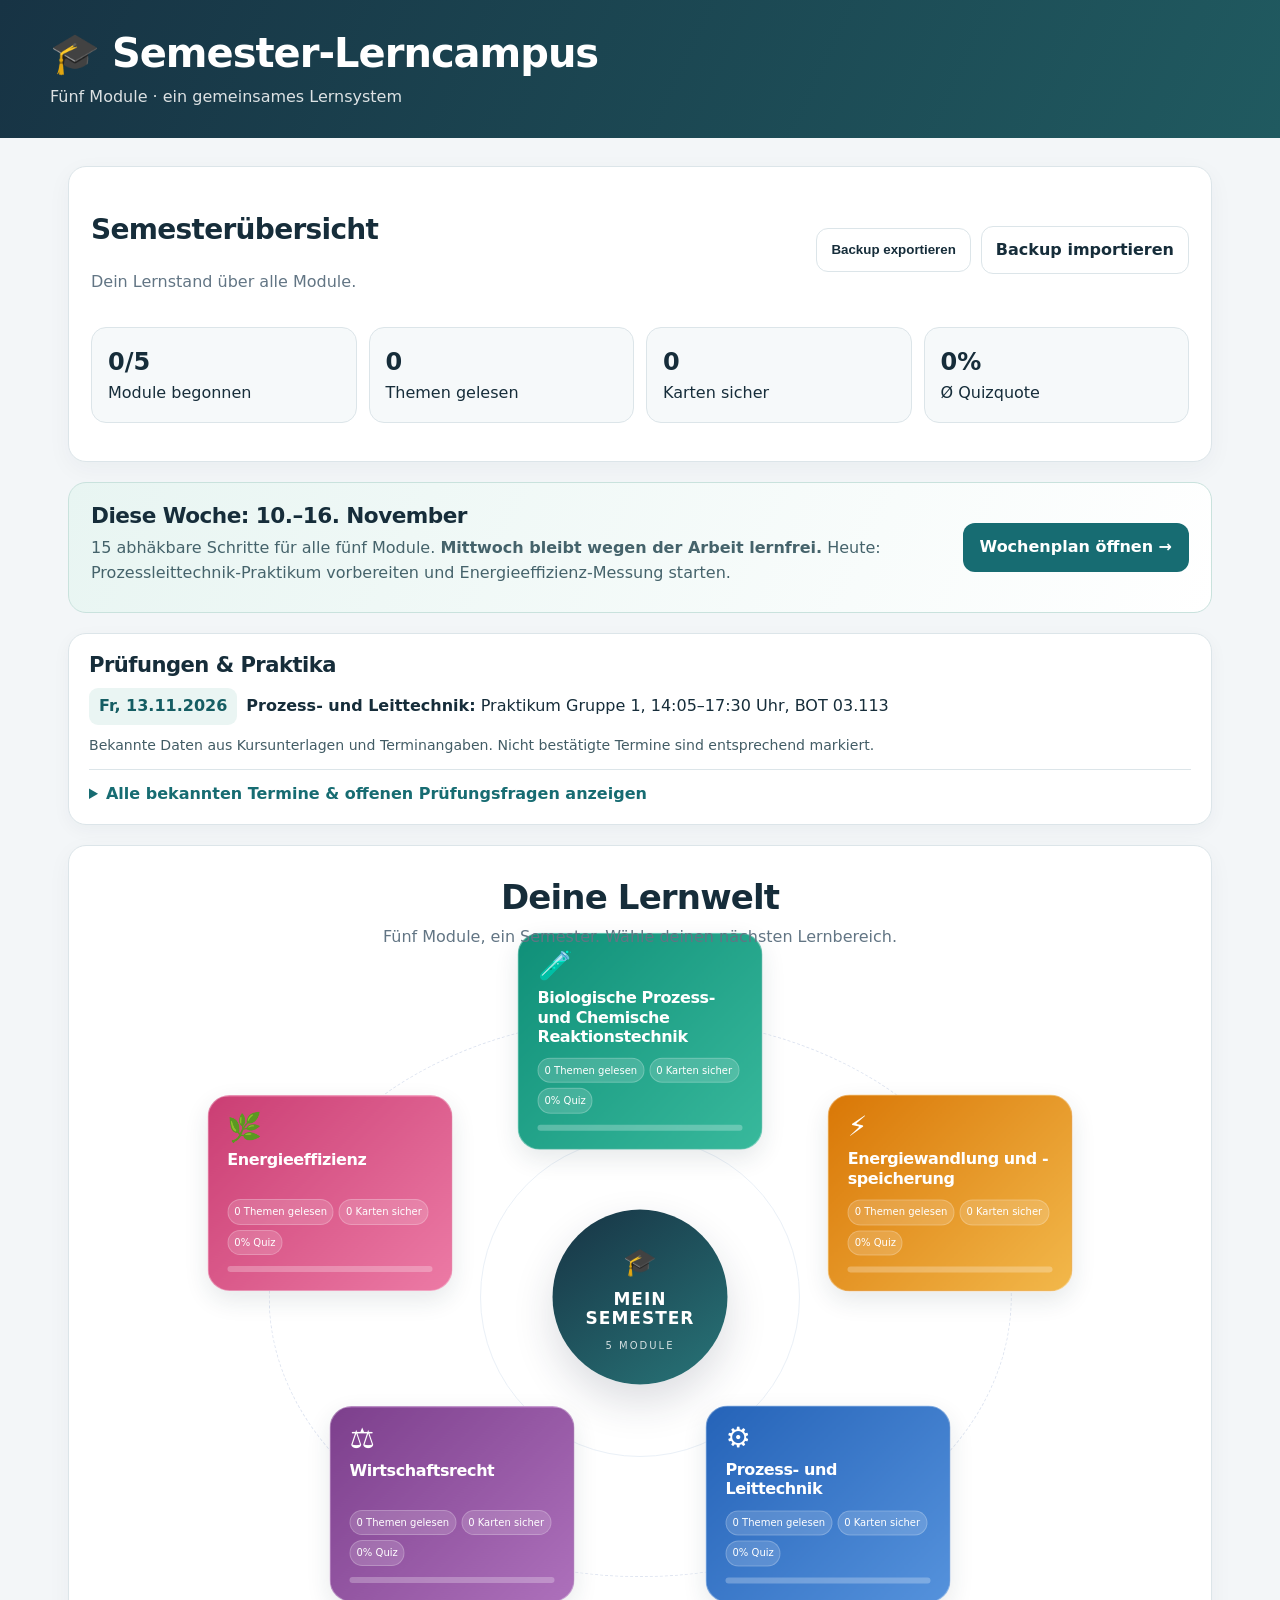
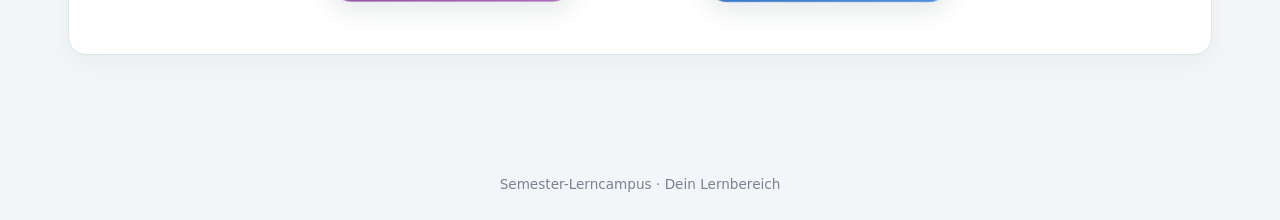
<file: index.html>
<!doctype html><html lang="de"><head><meta charset="utf-8"><meta name="viewport" content="width=device-width,initial-scale=1">
<title>Semester-Lerncampus</title><link rel="stylesheet" href="assets/css/campus.css"><meta name="theme-color" content="#15283e"><meta name="apple-mobile-web-app-capable" content="yes"><meta name="apple-mobile-web-app-title" content="Lerncampus"><link rel="apple-touch-icon" href="./assets/icons/icon-192.png"><link rel="manifest" href="./manifest.webmanifest"><link rel="stylesheet" href="assets/css/design-system.css"><style>
.semester-fristen{border:1px solid #dce5e9;background:white;border-radius:18px;padding:18px 20px;margin-bottom:20px;box-shadow:0 5px 18px #1733440b}
.semester-fristen h2{font-size:1.32rem;margin:0 0 8px}
.semester-fristen p{margin:6px 0;color:#425c65}
.semester-fristen .next{display:flex;flex-wrap:wrap;gap:9px;align-items:center;margin:10px 0}
.semester-fristen .date{font-weight:750;color:#155d63;border-radius:9px;background:#eaf5f3;padding:6px 10px}
.semester-fristen details{margin-top:12px;padding:12px 0 0;border-top:1px solid #dce5e9}
.semester-fristen summary{cursor:pointer;font-weight:700;color:#176c72}
.semester-fristen table{width:100%;border-collapse:collapse;margin-top:12px}
.semester-fristen td{padding:9px 6px;border-bottom:1px solid #e3e9ed;vertical-align:top}
.semester-fristen tr:last-child td{border-bottom:none}
.semester-fristen td:first-child{white-space:nowrap;font-weight:700;width:145px}
.semester-fristen .muted{font-size:.88rem}
@media(max-width:640px){.semester-fristen{padding:16px}.semester-fristen td:first-child{white-space:normal;width:95px}}

.wochen-teaser{border:1px solid #c9e2dd;background:linear-gradient(115deg,#e8f5f2,#fff);border-radius:18px;padding:20px 22px;margin-bottom:20px;display:flex;justify-content:space-between;gap:22px;align-items:center}
.wochen-teaser h2{font-size:1.35rem;margin:0 0 5px}
.wochen-teaser p{color:#45636b;margin:6px 0}
.wochen-teaser a{border-radius:12px;background:#176c72;color:white;padding:12px 17px;text-decoration:none;font-weight:800;white-space:nowrap}
.wochen-teaser a:hover{background:#12565b}
@media(max-width:670px){.wochen-teaser{display:block}.wochen-teaser a{display:inline-block;margin-top:8px;white-space:normal}}
</style></head>
<body><header style="--a:#202a44;--b:#4b5f91"><div class="wrap"><h1>🎓 Semester-Lerncampus</h1><div class="sub">Fünf Module · ein gemeinsames Lernsystem</div></div></header>
<main><section class="hero"><div class="section-title"><div><h2>Semesterübersicht</h2><p class="muted">Dein Lernstand über alle Module.</p></div><div class="toolbar"><button class="btn" id="backupExport">Backup exportieren</button><label class="btn">Backup importieren<input id="backupImport" type="file" accept=".json" hidden></label></div></div><div id="semesterStats" class="stats"></div></section>
<section class="wochen-teaser"><div><h2>Diese Woche: 10.–16. November</h2><p>15 abhäkbare Schritte für alle fünf Module. <strong>Mittwoch bleibt wegen der Arbeit lernfrei.</strong> Heute: Prozessleittechnik-Praktikum vorbereiten und Energieeffizienz-Messung starten.</p></div><a href="wochenplan.html">Wochenplan öffnen →</a></section>
<section class="semester-fristen" aria-label="Prüfungsfristen"><h2>Prüfungen &amp; Praktika</h2>
<div class="next"><span class="date">Fr, 13.11.2026</span><span><strong>Prozess- und Leittechnik:</strong> Praktikum Gruppe 1, 14:05–17:30 Uhr, BOT 03.113</span></div>
<p class="muted">Bekannte Daten aus Kursunterlagen und Terminangaben. Nicht bestätigte Termine sind entsprechend markiert.</p>
<details><summary>Alle bekannten Termine &amp; offenen Prüfungsfragen anzeigen</summary><table><tbody>
<tr><td>17.11.2026</td><td><strong>Bio und Chemie:</strong> Praktikum vorgesehen; Überschneidung mit Vorlesung, Verschiebung noch zu klären</td></tr>
<tr><td>02.–03.12.2026</td><td><strong>Wirtschaftsrecht:</strong> Bonus-Fallblatt, 02.12. ab 14:00 bis 03.12. 14:00 Uhr. Möglichst am 02.12. erledigen</td></tr>
<tr><td>03.12.2026</td><td><strong>Energieeffizienz:</strong> Hydraulikpraktikum 13–15 Uhr; Wärmepumpenpraktikum 15–17 Uhr</td></tr>
<tr><td>04.12.2026</td><td><strong>Prozess- und Leittechnik:</strong> Praktikum Gruppe 1, 14:05–17:30 Uhr, BOT 03.113</td></tr>
<tr><td>15.12.2026</td><td><strong>Bio und Chemie:</strong> Praktikum vorgesehen; Überschneidung mit Vorlesung, Verschiebung noch zu klären</td></tr>
<tr><td>18.12.2026</td><td><strong>Prozess- und Leittechnik:</strong> Praktikum Gruppe 1, 14:05–17:30 Uhr, BOT 03.113</td></tr>
<tr><td>21.12.2026</td><td><strong>Bio und Chemie:</strong> Exkursion Asdonkshof, 09:30 Uhr; Teilnahmevorgaben im Kurs klären</td></tr>
<tr><td>11.01.2027</td><td><strong>Bio und Chemie:</strong> Abgabe Machbarkeitsstudie</td></tr>
<tr><td>15.01.2027</td><td><strong>Prozess- und Leittechnik:</strong> Praktikum Gruppe 1, 14:05–17:30 Uhr, BOT 03.113</td></tr>
<tr><td>18.01.2027</td><td><strong>Bio und Chemie:</strong> Präsentation/Kolloquium, Uhrzeit offen</td></tr>
<tr><td>Ende Jan. / März</td><td><strong>EWS:</strong> 30-minütige mündliche Prüfung – Entscheidung über den Prüfungsblock noch offen; Praktikum bereits abgeschlossen</td></tr>
<tr><td>25.–29.01.2027</td><td><strong>Energieeffizienz:</strong> Klausur in dieser Woche, genauer Tag offen</td></tr>
<tr><td>31.01.2027</td><td><strong>Energieeffizienz:</strong> Anmeldeschluss zur schriftlichen Ausarbeitung laut Syllabus; verbindliche Portalfrist prüfen</td></tr>
<tr><td>15.02.2027</td><td><strong>Energieeffizienz:</strong> Abgabe häusliche Energieanalyse als PDF, 23:59 Uhr</td></tr>
<tr><td>15.–19.03.2027</td><td><strong>Prozess- und Leittechnik und Wirtschaftsrecht:</strong> jeweils eine Klausur, genaue Prüfungstage noch offen</td></tr>
</tbody></table>
<p class="muted">Prozessleittechnik-Gruppe 1: Die Termine am 09.10. und 30.10. wurden bereits erfolgreich absolviert, weitere Abgaben sind nicht vorgesehen. Wirtschaftsrecht: drei Moodle-Bonustests wurden absolviert, Bestehen derzeit unbestätigt. Bio/Chemie: Praktikumsprotokolle und Ersatztermine sind offen.</p></details></section>
<section class="hero module-section"><div class="module-intro"><h2>Deine Lernwelt</h2><p class="muted">Fünf Module, ein Semester. Wähle deinen nächsten Lernbereich.</p></div>
<div class="module-orbit" aria-label="Deine fünf Module">
  <div class="orbit-ring orbit-ring-outer" aria-hidden="true"></div>
  <div class="orbit-ring orbit-ring-inner" aria-hidden="true"></div>
  <div class="orbit-center" aria-hidden="true"><span>🎓</span><strong>MEIN<br>SEMESTER</strong><small>5 MODULE</small></div>
  <div id="modules" class="orbit-modules"></div>
</div></section></main>
<footer>Semester-Lerncampus · Dein Lernbereich</footer><script src="assets/js/campus.js"></script><script>if('serviceWorker' in navigator && (location.protocol==='https:' || location.hostname==='localhost')){window.addEventListener('load',()=>navigator.serviceWorker.register('./sw.js').catch(console.warn));}</script></body></html>
</file>
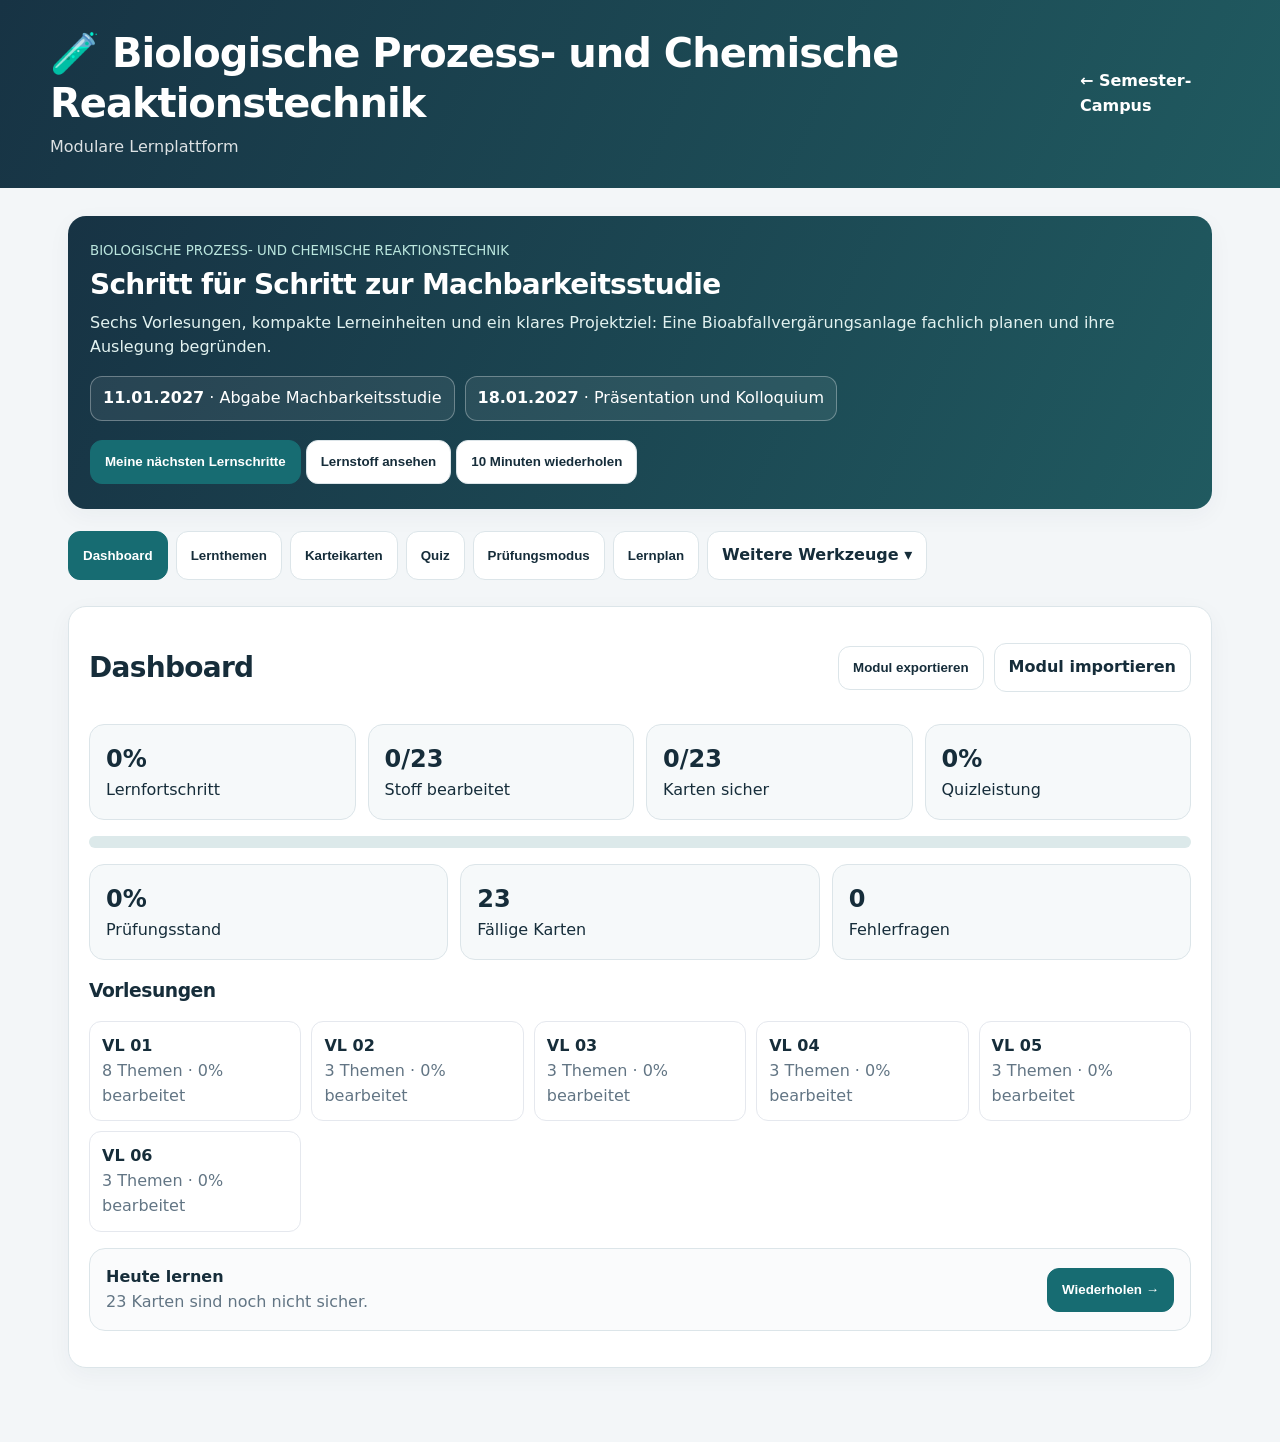
<file: module/bioprozesstechnik/index.html>
<!doctype html><html lang="de"><head><meta charset="utf-8"><meta name="viewport" content="width=device-width,initial-scale=1">
<title>Lernmodul</title><link rel="stylesheet" href="../../assets/css/campus.css"><meta name="theme-color" content="#15283e"><meta name="apple-mobile-web-app-capable" content="yes"><meta name="apple-mobile-web-app-title" content="Lerncampus"><link rel="apple-touch-icon" href="../../assets/icons/icon-192.png"><link rel="manifest" href="../../manifest.webmanifest"><link rel="stylesheet" href="../../assets/css/design-system.css"><style>
.bio-focus{margin:0 0 22px;background:linear-gradient(115deg,#173344,#205a60);color:#fff;border:0}
.bio-focus h2{color:white;margin:4px 0 9px}
.bio-focus p{color:#e2f2f0;margin:0 0 16px}
.bio-focus small{color:#bbe6de}
.bio-deadlines{display:flex;flex-wrap:wrap;gap:10px;margin:16px 0}
.bio-deadlines span{border:1px solid #ffffff50;border-radius:12px;padding:9px 12px;background:#ffffff12}
.bio-focus .btn{display:inline-flex;align-items:center;margin:3px 5px 3px 0}
.bio-more{min-width:145px;align-self:center;border:1px solid #dce5e9;border-radius:12px;background:#fff}
.bio-more summary{cursor:pointer;padding:11px 14px;font-weight:700;list-style:none}
.bio-more summary::after{content:" ▾"}
.bio-more[open] summary::after{content:" ▴"}
.bio-more-actions{padding:0 10px 10px;display:flex;flex-wrap:wrap;gap:7px}
.bio-more-actions button{white-space:normal}
@media(max-width:720px){.bio-focus{padding:20px 16px}.bio-deadlines{flex-direction:column}}
</style></head><body>
<header><div class="wrap"><div class="topline"><div><h1><span id="moduleIcon"></span> <span id="moduleTitle"></span></h1><div class="sub">Modulare Lernplattform</div></div><a class="back" href="../../index.html">← Semester-Campus</a></div></div></header>
<main>
<section class="hero bio-focus" aria-label="Dein Fokus im Bio-Modul">
<small>BIOLOGISCHE PROZESS- UND CHEMISCHE REAKTIONSTECHNIK</small>
<h2>Schritt für Schritt zur Machbarkeitsstudie</h2>
<p>Sechs Vorlesungen, kompakte Lerneinheiten und ein klares Projektziel: Eine Bioabfallvergärungsanlage fachlich planen und ihre Auslegung begründen.</p>
<div class="bio-deadlines"><span><strong>11.01.2027</strong> · Abgabe Machbarkeitsstudie</span><span><strong>18.01.2027</strong> · Präsentation und Kolloquium</span></div>
<div><button class="btn primary" data-tab="plan">Meine nächsten Lernschritte</button><button class="btn" data-tab="topics">Lernstoff ansehen</button><button class="btn" data-tab="cards">10 Minuten wiederholen</button></div>
</section>
<nav class="tabs"><button class="active" data-tab="dashboard">Dashboard</button><button data-tab="topics">Lernthemen</button><button data-tab="cards">Karteikarten</button><button data-tab="quiz">Quiz</button><button data-tab="exam">Prüfungsmodus</button><button data-tab="plan">Lernplan</button><details class="bio-more"><summary>Weitere Werkzeuge</summary><div class="bio-more-actions"><button data-tab="notes">Notizen</button><button data-tab="editor">Inhalte bearbeiten</button><button data-tab="mistakes">Meine Fehler</button><button data-tab="trash">Papierkorb</button></div></details></nav><div id="content"></div></main>
<script src="config.js"></script><script src="data/themen.js"></script><script src="data/karteikarten.js"></script><script src="data/quiz.js"></script><script src="data/lernplan.js"></script><script src="../../assets/js/lernsystem.js"></script><script>if('serviceWorker' in navigator && (location.protocol==='https:' || location.hostname==='localhost')){window.addEventListener('load',()=>navigator.serviceWorker.register('../../sw.js').catch(console.warn));}</script></body></html>
</file>
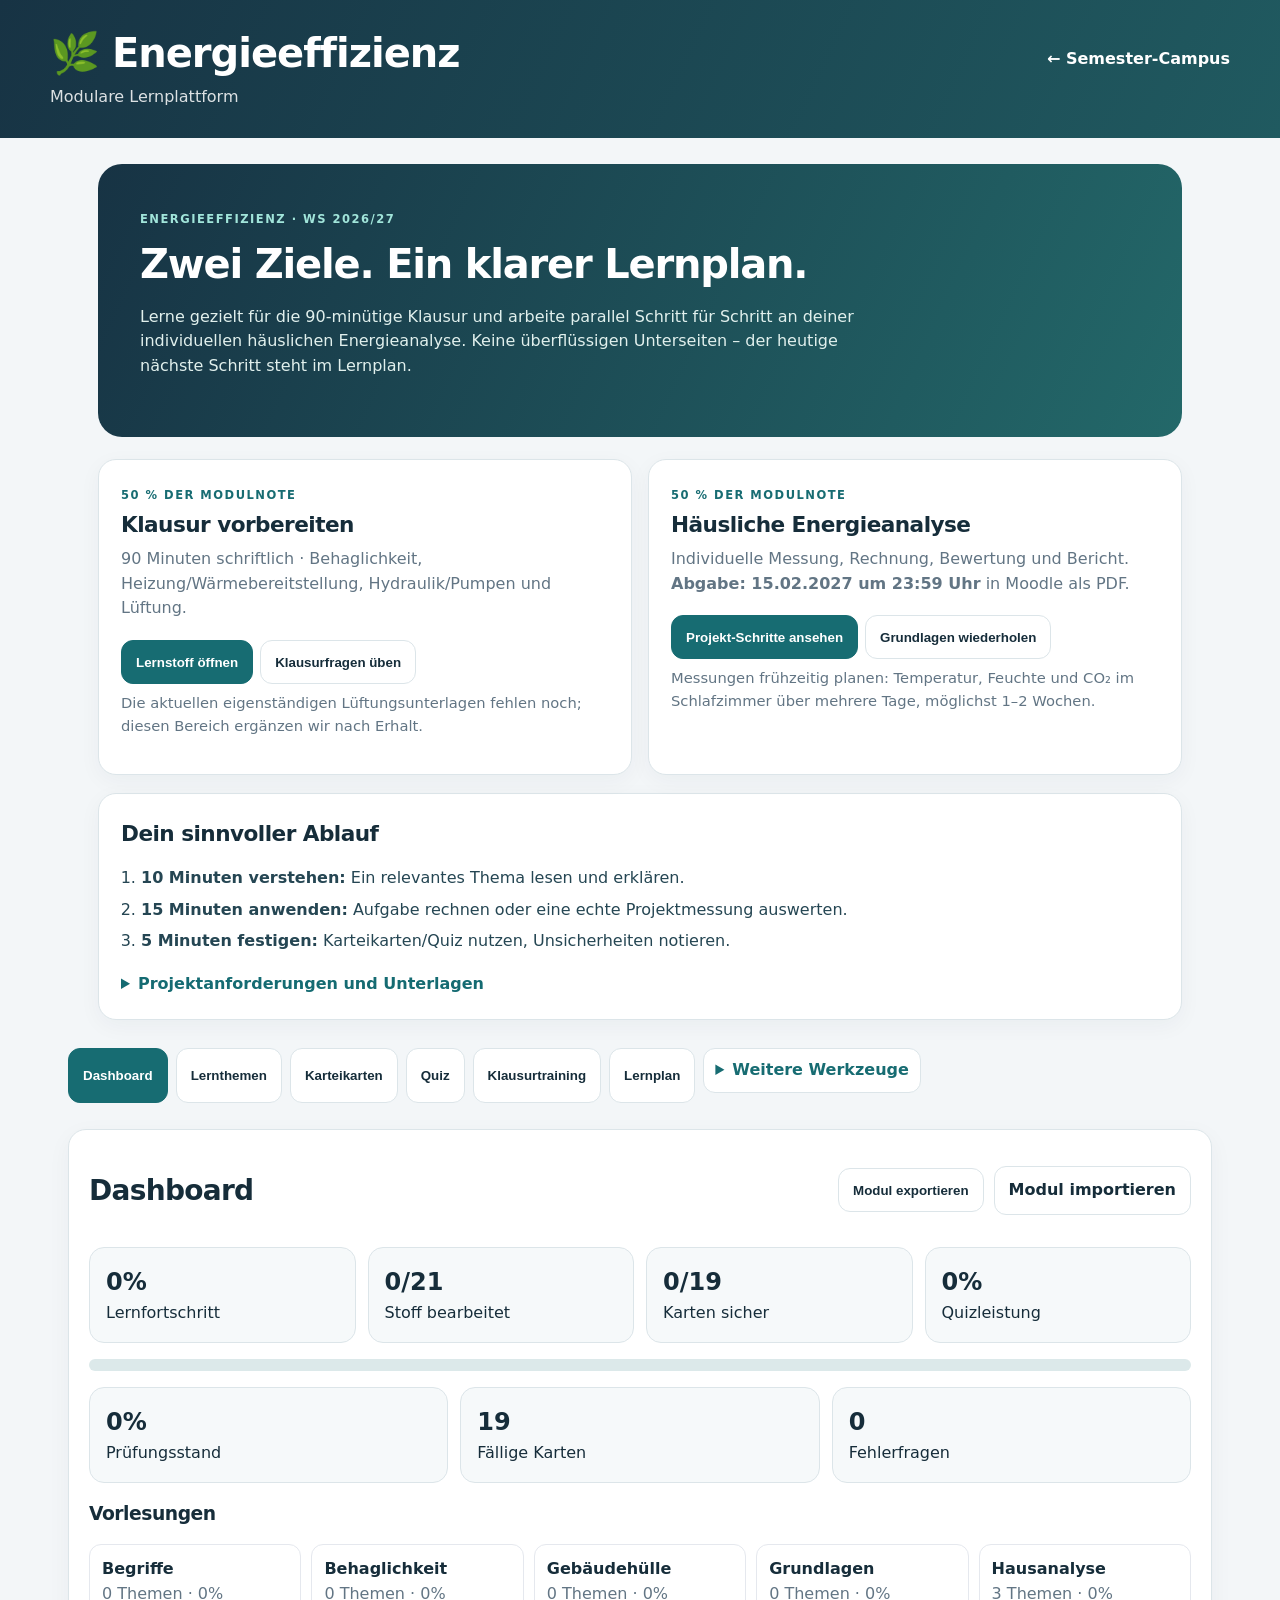
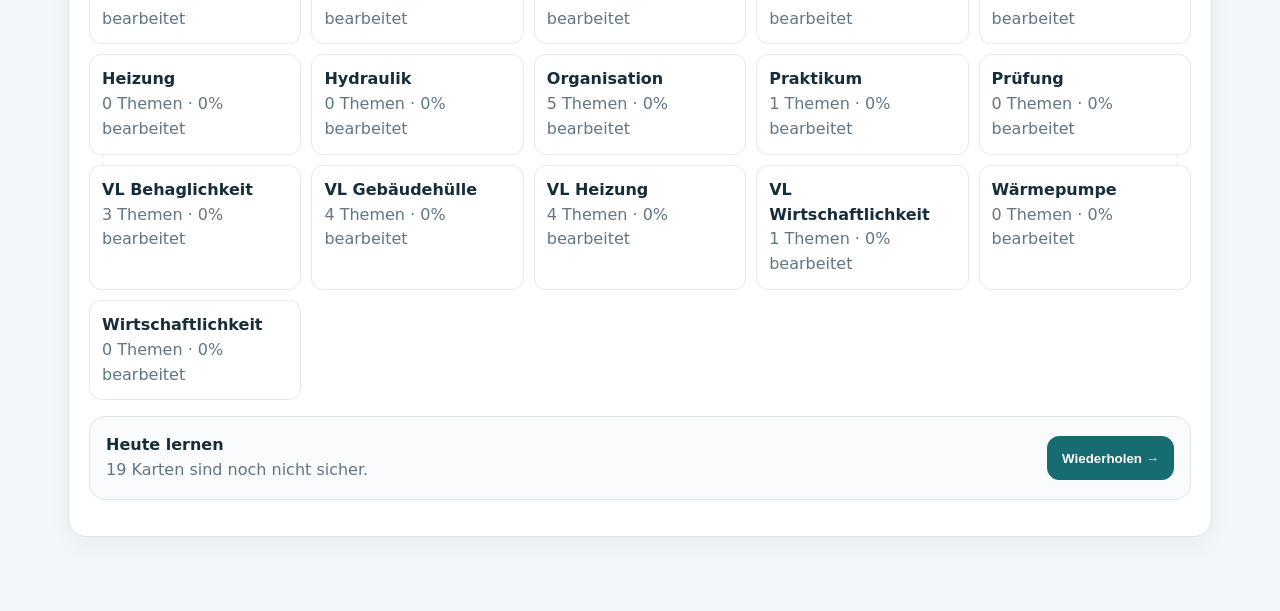
<file: module/energieeffizienz/index.html>
<!doctype html><html lang="de"><head><meta charset="utf-8"><meta name="viewport" content="width=device-width,initial-scale=1">
<title>Lernmodul</title><link rel="stylesheet" href="../../assets/css/campus.css"><meta name="theme-color" content="#15283e"><meta name="apple-mobile-web-app-capable" content="yes"><meta name="apple-mobile-web-app-title" content="Lerncampus"><link rel="apple-touch-icon" href="../../assets/icons/icon-192.png"><link rel="manifest" href="../../manifest.webmanifest"><link rel="stylesheet" href="../../assets/css/design-system.css"><style>
.eneff-home{max-width:1120px;margin:26px auto 0;padding:0 18px}
.eneff-hero{background:linear-gradient(115deg,#173344,#236869);color:#fff;border-radius:24px;padding:clamp(24px,4vw,42px);margin-bottom:22px}
.eneff-kicker{font-size:.72rem;text-transform:uppercase;letter-spacing:.13em;color:#a1e5da;font-weight:800}
.eneff-hero h2{font-size:clamp(1.65rem,4vw,2.5rem);color:white;letter-spacing:-.03em;margin:8px 0}
.eneff-hero p{color:#e1f0ed;max-width:760px}
.eneff-trackgrid{display:grid;grid-template-columns:repeat(2,minmax(0,1fr));gap:16px}
.eneff-track{background:#fff;border:1px solid #dce5e9;border-radius:18px;padding:22px;box-shadow:0 6px 22px #1733440b}
.eneff-track h3{font-size:1.35rem;margin:5px 0 7px}
.eneff-track p{color:#627584;margin:8px 0 14px}
.eneff-track .btn{display:inline-block;text-decoration:none;margin:5px 7px 0 0}
.eneff-steps{margin:18px 0 5px;padding:0 0 0 20px;color:#254653}
.eneff-steps li{margin-bottom:7px}
.eneff-links{margin-top:18px}
.eneff-links summary{cursor:pointer;color:#156b72;font-weight:700}
.eneff-links p{color:#627584}
.eneff-note{color:#627584;margin:14px 0 24px;font-size:.92rem}
@media(max-width:760px){.eneff-trackgrid{grid-template-columns:1fr}.eneff-track{padding:17px}}
</style></head><body>
<header><div class="wrap"><div class="topline"><div><h1><span id="moduleIcon"></span> <span id="moduleTitle"></span></h1><div class="sub">Modulare Lernplattform</div></div><a class="back" href="../../index.html">← Semester-Campus</a></div></div></header>
<section class="eneff-home">
 <div class="eneff-hero"><span class="eneff-kicker">ENERGIEEFFIZIENZ · WS 2026/27</span><h2>Zwei Ziele. Ein klarer Lernplan.</h2><p>Lerne gezielt für die 90-minütige Klausur und arbeite parallel Schritt für Schritt an deiner individuellen häuslichen Energieanalyse. Keine überflüssigen Unterseiten – der heutige nächste Schritt steht im Lernplan.</p></div>
 <div class="eneff-trackgrid">
  <section class="eneff-track"><span class="eneff-kicker" style="color:#176c72">50 % DER MODULNOTE</span><h3>Klausur vorbereiten</h3><p>90 Minuten schriftlich · Behaglichkeit, Heizung/Wärmebereitstellung, Hydraulik/Pumpen und Lüftung.</p><button class="btn primary" data-tab="topics">Lernstoff öffnen</button><button class="btn" data-tab="exam">Klausurfragen üben</button><p class="eneff-note">Die aktuellen eigenständigen Lüftungsunterlagen fehlen noch; diesen Bereich ergänzen wir nach Erhalt.</p></section>
  <section class="eneff-track"><span class="eneff-kicker" style="color:#176c72">50 % DER MODULNOTE</span><h3>Häusliche Energieanalyse</h3><p>Individuelle Messung, Rechnung, Bewertung und Bericht. <strong>Abgabe: 15.02.2027 um 23:59 Uhr</strong> in Moodle als PDF.</p><button class="btn primary" data-tab="plan">Projekt-Schritte ansehen</button><button class="btn" data-tab="cards">Grundlagen wiederholen</button><p class="eneff-note">Messungen frühzeitig planen: Temperatur, Feuchte und CO₂ im Schlafzimmer über mehrere Tage, möglichst 1–2 Wochen.</p></section>
 </div>
 <div class="eneff-track" style="margin-top:18px">
 <h3>Dein sinnvoller Ablauf</h3>
 <ol class="eneff-steps"><li><strong>10 Minuten verstehen:</strong> Ein relevantes Thema lesen und erklären.</li><li><strong>15 Minuten anwenden:</strong> Aufgabe rechnen oder eine echte Projektmessung auswerten.</li><li><strong>5 Minuten festigen:</strong> Karteikarten/Quiz nutzen, Unsicherheiten notieren.</li></ol>
 <details class="eneff-links"><summary>Projektanforderungen und Unterlagen</summary><p>Für den Bericht: Gebäude und IWU-Typologie, jährliche Energieverbräuche samt Temperaturbereinigung, Raumluftqualität, Wand-U-Wert und Messunsicherheit, Beleuchtungsstärke, Stromverbrauchsanteile, dynamische Wirtschaftlichkeitsrechnung, Schlussfolgerungen und Eigenständigkeitserklärung einschließlich ggf. KI-Nutzung. Laut Aufgabenstellung 15–25 Inhaltsseiten.</p><p>Vorhandene Materialien: Syllabus, Behaglichkeits- und Heizungsfolien, Gebäudehülle I–III, Übungen zu Wohngebäude und Campus (mit Wohngebäude-Lösung), Hausanalyse-Aufgaben 1 und 2, Wärmepumpenpraktikum, IWU-Gebäudetypologie, Gradtagzahlen- und Wärmekosten-Excel sowie Referenzen zu Energieausweis und Klimaschutz. Die Originaldateien sind nicht öffentlich auf GitHub gespeichert.</p><p>Pflichtpraktika inklusive Antestat beachten. Der Syllabus nennt den 31.01.2027 als Anmeldeschluss der schriftlichen Ausarbeitung; konkrete Klausur- und Praktikumstermine müssen in Moodle/Campusnet geprüft werden.</p></details>
 </div>
 </section><main><nav class="tabs"><button class="active" data-tab="dashboard">Dashboard</button><button data-tab="topics">Lernthemen</button><button data-tab="cards">Karteikarten</button><button data-tab="quiz">Quiz</button><button data-tab="exam">Klausurtraining</button><button data-tab="plan">Lernplan</button><details style="border:1px solid #dce5e9;border-radius:12px;background:white;padding:9px 11px;margin:0 0 10px"><summary style="cursor:pointer;font-weight:700;color:#176c72">Weitere Werkzeuge</summary><div class="toolbar" style="margin-top:12px"><button data-tab="notes">Notizen</button><button data-tab="editor">Inhalte verwalten</button><button data-tab="mistakes">Meine Fehler</button><button data-tab="trash">Papierkorb</button></div></details></nav><div id="content"></div></main>
<script>document.addEventListener('click',e=>{let b=e.target.closest('.eneff-home button[data-tab]');if(b)setTimeout(()=>document.getElementById('content')?.scrollIntoView({behavior:'smooth',block:'start'}),20)});</script><script src="config.js"></script><script src="data/themen.js"></script><script src="data/karteikarten.js"></script><script src="data/quiz.js"></script><script src="data/lernplan.js"></script><script src="../../assets/js/lernsystem.js"></script><script>if('serviceWorker' in navigator && (location.protocol==='https:' || location.hostname==='localhost')){window.addEventListener('load',()=>navigator.serviceWorker.register('../../sw.js').catch(console.warn));}</script></body></html>
</file>
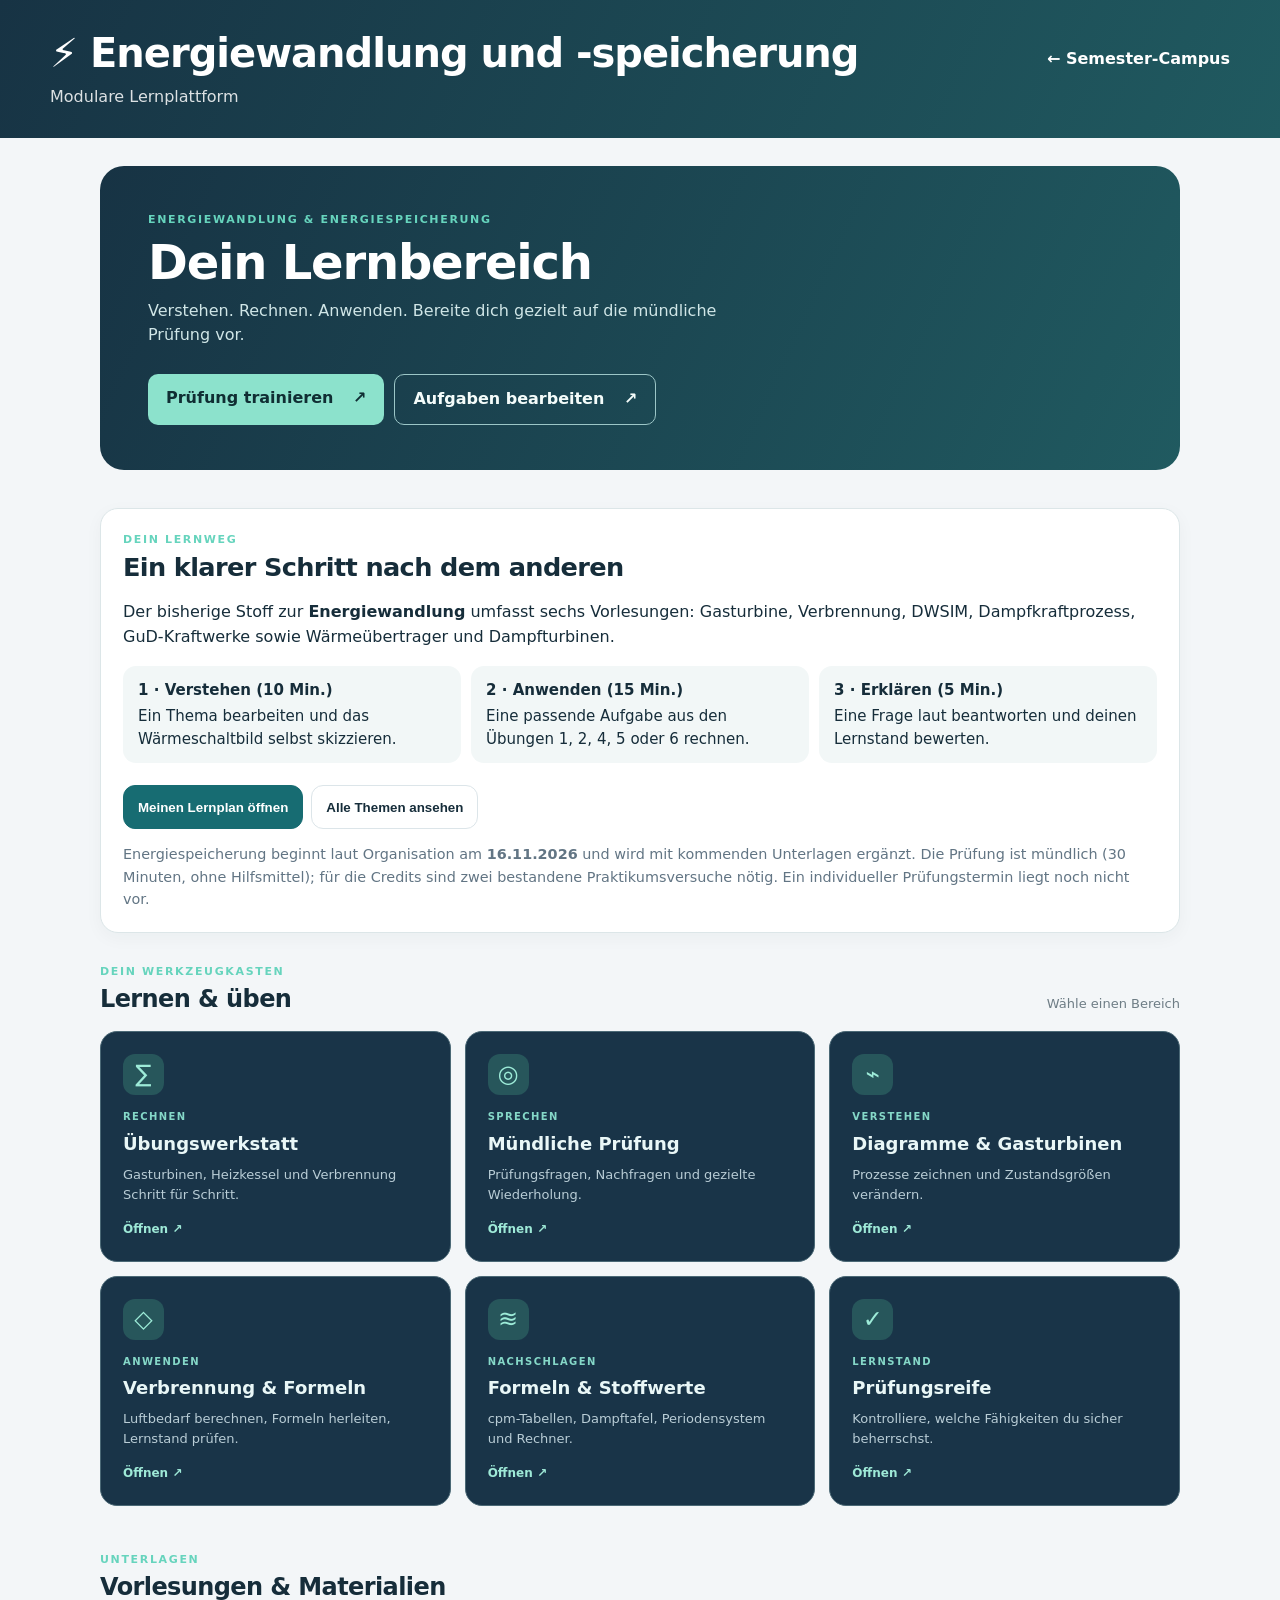
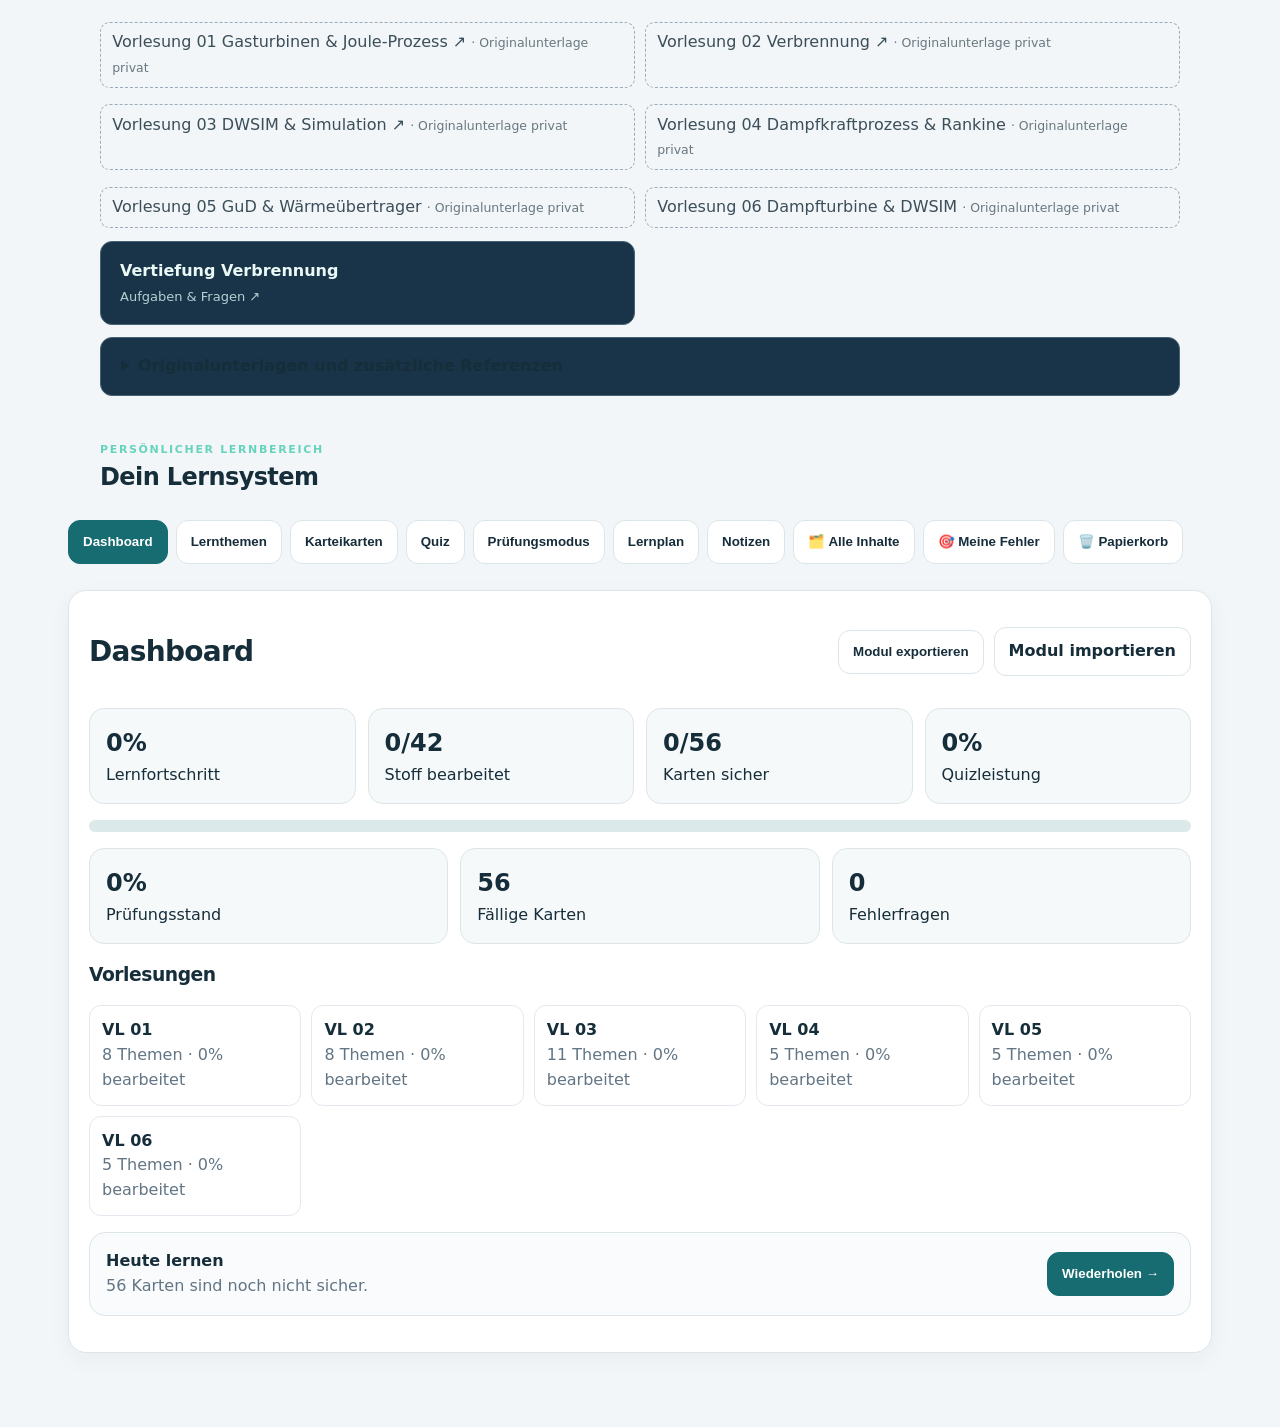
<file: module/energiewandlung/index.html>
<!doctype html><html lang="de"><head><meta charset="utf-8"><meta name="viewport" content="width=device-width,initial-scale=1">
<title>Lernmodul</title><link rel="stylesheet" href="../../assets/css/campus.css"><meta name="theme-color" content="#15283e"><meta name="apple-mobile-web-app-capable" content="yes"><meta name="apple-mobile-web-app-title" content="Lerncampus"><link rel="apple-touch-icon" href="../../assets/icons/icon-192.png"><link rel="manifest" href="../../manifest.webmanifest"><link rel="stylesheet" href="../../assets/css/design-system.css"><style>.ews-guided-focus{background:#fff;border:1px solid #dce6e8;border-radius:18px;padding:22px;margin:0 0 30px;box-shadow:0 5px 18px #152e370a}.ews-guided-focus h2{font-size:clamp(1.2rem,2.5vw,1.6rem);margin:4px 0 12px}.ews-guided-focus .steps{display:grid;grid-template-columns:repeat(3,minmax(0,1fr));gap:10px;margin:14px 0}.ews-guided-focus .step{background:#f2f7f7;padding:13px 15px;border-radius:13px;font-size:.94rem;line-height:1.5}.ews-guided-focus .step b{display:block;margin-bottom:4px}.ews-guided-focus .btn{margin:8px 8px 0 0}.ews-guided-focus .muted{font-size:.9rem}@media(max-width:720px){.ews-guided-focus .steps{grid-template-columns:1fr}.ews-guided-focus{padding:17px}}</style></head><body>
<header><div class="wrap"><div class="topline"><div><h1><span id="moduleIcon"></span> <span id="moduleTitle"></span></h1><div class="sub">Modulare Lernplattform</div></div><a class="back" href="../../index.html">← Semester-Campus</a></div></div></header><main class="ews-home"><div class="ews-hero"><div class="ews-eyebrow">ENERGIEWANDLUNG & ENERGIESPEICHERUNG</div><h2>Dein Lernbereich</h2><p>Verstehen. Rechnen. Anwenden. Bereite dich gezielt auf die mündliche Prüfung vor.</p><div class="ews-hero-actions"><a class="ews-primary" href="pruefungstrainer.html">Prüfung trainieren <span>↗</span></a><a class="ews-secondary" href="uebungswerkstatt.html">Aufgaben bearbeiten <span>↗</span></a></div></div>
<section class="ews-guided-focus"><div class="ews-eyebrow">DEIN LERNWEG</div><h2>Ein klarer Schritt nach dem anderen</h2><p>Der bisherige Stoff zur <strong>Energiewandlung</strong> umfasst sechs Vorlesungen: Gasturbine, Verbrennung, DWSIM, Dampfkraftprozess, GuD-Kraftwerke sowie Wärmeübertrager und Dampfturbinen.</p><div class="steps"><div class="step"><b>1 · Verstehen (10 Min.)</b>Ein Thema bearbeiten und das Wärmeschaltbild selbst skizzieren.</div><div class="step"><b>2 · Anwenden (15 Min.)</b>Eine passende Aufgabe aus den Übungen 1, 2, 4, 5 oder 6 rechnen.</div><div class="step"><b>3 · Erklären (5 Min.)</b>Eine Frage laut beantworten und deinen Lernstand bewerten.</div></div><button class="btn primary" data-tab="plan" type="button">Meinen Lernplan öffnen</button><button class="btn" data-tab="topics" type="button">Alle Themen ansehen</button><p class="muted" style="margin:14px 0 0">Energiespeicherung beginnt laut Organisation am <strong>16.11.2026</strong> und wird mit kommenden Unterlagen ergänzt. Die Prüfung ist mündlich (30 Minuten, ohne Hilfsmittel); für die Credits sind zwei bestandene Praktikumsversuche nötig. Ein individueller Prüfungstermin liegt noch nicht vor.</p></section><div class="ews-section-head"><div><div class="ews-eyebrow">DEIN WERKZEUGKASTEN</div><h2>Lernen & üben</h2></div><span>Wähle einen Bereich</span></div>
<div class="ews-grid">
<a class="ews-tile" href="uebungswerkstatt.html"><span class="ews-tile-icon">∑</span><span class="ews-tile-tag">RECHNEN</span><strong>Übungswerkstatt</strong><span>Gasturbinen, Heizkessel und Verbrennung Schritt für Schritt.</span><span class="ews-tile-arrow">Öffnen ↗</span></a>
<a class="ews-tile" href="pruefungstrainer.html"><span class="ews-tile-icon">◎</span><span class="ews-tile-tag">SPRECHEN</span><strong>Mündliche Prüfung</strong><span>Prüfungsfragen, Nachfragen und gezielte Wiederholung.</span><span class="ews-tile-arrow">Öffnen ↗</span></a>
<a class="ews-tile" href="diagramm-gasturbine.html"><span class="ews-tile-icon">⌁</span><span class="ews-tile-tag">VERSTEHEN</span><strong>Diagramme & Gasturbinen</strong><span>Prozesse zeichnen und Zustandsgrößen verändern.</span><span class="ews-tile-arrow">Öffnen ↗</span></a>
<a class="ews-tile" href="verbrennung-formeln-fortschritt.html"><span class="ews-tile-icon">◇</span><span class="ews-tile-tag">ANWENDEN</span><strong>Verbrennung & Formeln</strong><span>Luftbedarf berechnen, Formeln herleiten, Lernstand prüfen.</span><span class="ews-tile-arrow">Öffnen ↗</span></a>
<a class="ews-tile" href="formeln-stoffwerte.html"><span class="ews-tile-icon">≋</span><span class="ews-tile-tag">NACHSCHLAGEN</span><strong>Formeln & Stoffwerte</strong><span>cpm-Tabellen, Dampftafel, Periodensystem und Rechner.</span><span class="ews-tile-arrow">Öffnen ↗</span></a>
<a class="ews-tile" href="qualitaetscheck.html"><span class="ews-tile-icon">✓</span><span class="ews-tile-tag">LERNSTAND</span><strong>Prüfungsreife</strong><span>Kontrolliere, welche Fähigkeiten du sicher beherrschst.</span><span class="ews-tile-arrow">Öffnen ↗</span></a>
</div>
<div class="ews-section-head ews-material-title"><div><div class="ews-eyebrow">UNTERLAGEN</div><h2>Vorlesungen & Materialien</h2></div></div>
<div class="ews-materials"><span class="private-source-note" title="Kursunterlage ist aus urheberrechtlichen Gründen nicht auf der öffentlichen Website hinterlegt">Vorlesung 01 <span>Gasturbinen & Joule-Prozess ↗</span> <small>· Originalunterlage privat</small></span><span class="private-source-note" title="Kursunterlage ist aus urheberrechtlichen Gründen nicht auf der öffentlichen Website hinterlegt">Vorlesung 02 <span>Verbrennung ↗</span> <small>· Originalunterlage privat</small></span><span class="private-source-note" title="Kursunterlage ist aus urheberrechtlichen Gründen nicht auf der öffentlichen Website hinterlegt">Vorlesung 03 <span>DWSIM & Simulation ↗</span> <small>· Originalunterlage privat</small></span><span class="private-source-note">Vorlesung 04 <span>Dampfkraftprozess & Rankine</span> <small>· Originalunterlage privat</small></span><span class="private-source-note">Vorlesung 05 <span>GuD & Wärmeübertrager</span> <small>· Originalunterlage privat</small></span><span class="private-source-note">Vorlesung 06 <span>Dampfturbine & DWSIM</span> <small>· Originalunterlage privat</small></span><a href="verbrennung-v02.html">Vertiefung Verbrennung <span>Aufgaben & Fragen ↗</span></a></div>
<details class="ews-source"><summary>Originalunterlagen und zusätzliche Referenzen</summary><div class="ews-source-links"><span class="private-source-note" title="Kursunterlage ist aus urheberrechtlichen Gründen nicht auf der öffentlichen Website hinterlegt">Übung 1 <small>· Originalunterlage privat</small></span><span class="private-source-note" title="Kursunterlage ist aus urheberrechtlichen Gründen nicht auf der öffentlichen Website hinterlegt">Übung 1 – Lösung <small>· Originalunterlage privat</small></span><span class="private-source-note" title="Kursunterlage ist aus urheberrechtlichen Gründen nicht auf der öffentlichen Website hinterlegt">Übung 2 <small>· Originalunterlage privat</small></span><span class="private-source-note">Übung 4 <small>· Originalunterlage privat</small></span><span class="private-source-note">Übung 5 <small>· Originalunterlage privat</small></span><span class="private-source-note">Übung 6 <small>· Originalunterlage privat</small></span><span class="private-source-note">Rankine-/Dampfkraftprozess-Excelvorlagen <small>· Originaldateien privat</small></span><span class="private-source-note" title="Kursunterlage ist aus urheberrechtlichen Gründen nicht auf der öffentlichen Website hinterlegt">Periodensystem <small>· Originalunterlage privat</small></span><span class="private-source-note" title="Kursunterlage ist aus urheberrechtlichen Gründen nicht auf der öffentlichen Website hinterlegt">cpm-Tabellen <small>· Originalunterlage privat</small></span><span class="private-source-note" title="Kursunterlage ist aus urheberrechtlichen Gründen nicht auf der öffentlichen Website hinterlegt">Formelsammlung <small>· Originalunterlage privat</small></span><span class="private-source-note" title="Kursunterlage ist aus urheberrechtlichen Gründen nicht auf der öffentlichen Website hinterlegt">Dampftafel <small>· Originalunterlage privat</small></span><span class="private-source-note" title="Kursunterlage ist aus urheberrechtlichen Gründen nicht auf der öffentlichen Website hinterlegt">h-s-Diagramm <small>· Originalunterlage privat</small></span><span class="private-source-note" title="Kursunterlage ist aus urheberrechtlichen Gründen nicht auf der öffentlichen Website hinterlegt">p-v-Diagramm <small>· Originalunterlage privat</small></span><span class="private-source-note" title="Kursunterlage ist aus urheberrechtlichen Gründen nicht auf der öffentlichen Website hinterlegt">T-s-Diagramm <small>· Originalunterlage privat</small></span></div></details>
<div class="ews-section-head ews-learning-title"><div><div class="ews-eyebrow">PERSÖNLICHER LERNBEREICH</div><h2>Dein Lernsystem</h2></div></div></main><main><nav class="tabs"><button class="active" data-tab="dashboard">Dashboard</button><button data-tab="topics">Lernthemen</button><button data-tab="cards">Karteikarten</button><button data-tab="quiz">Quiz</button><button data-tab="exam">Prüfungsmodus</button><button data-tab="plan">Lernplan</button><button data-tab="notes">Notizen</button><button data-tab="editor">🗂️ Alle Inhalte</button><button data-tab="mistakes">🎯 Meine Fehler</button><button data-tab="trash">🗑️ Papierkorb</button></nav><div id="content"></div></main>
<script>document.addEventListener('click',e=>{const b=e.target.closest('.ews-guided-focus button[data-tab]');if(b)setTimeout(()=>document.getElementById('content')?.scrollIntoView({behavior:'smooth',block:'start'}),0)})</script><script src="config.js"></script><script src="data/themen.js"></script><script src="data/karteikarten.js"></script><script src="data/quiz.js"></script><script src="data/lernplan.js"></script><script src="../../assets/js/lernsystem.js"></script><script>if('serviceWorker' in navigator && (location.protocol==='https:' || location.hostname==='localhost')){window.addEventListener('load',()=>navigator.serviceWorker.register('../../sw.js').catch(console.warn));}</script></body></html>
</file>
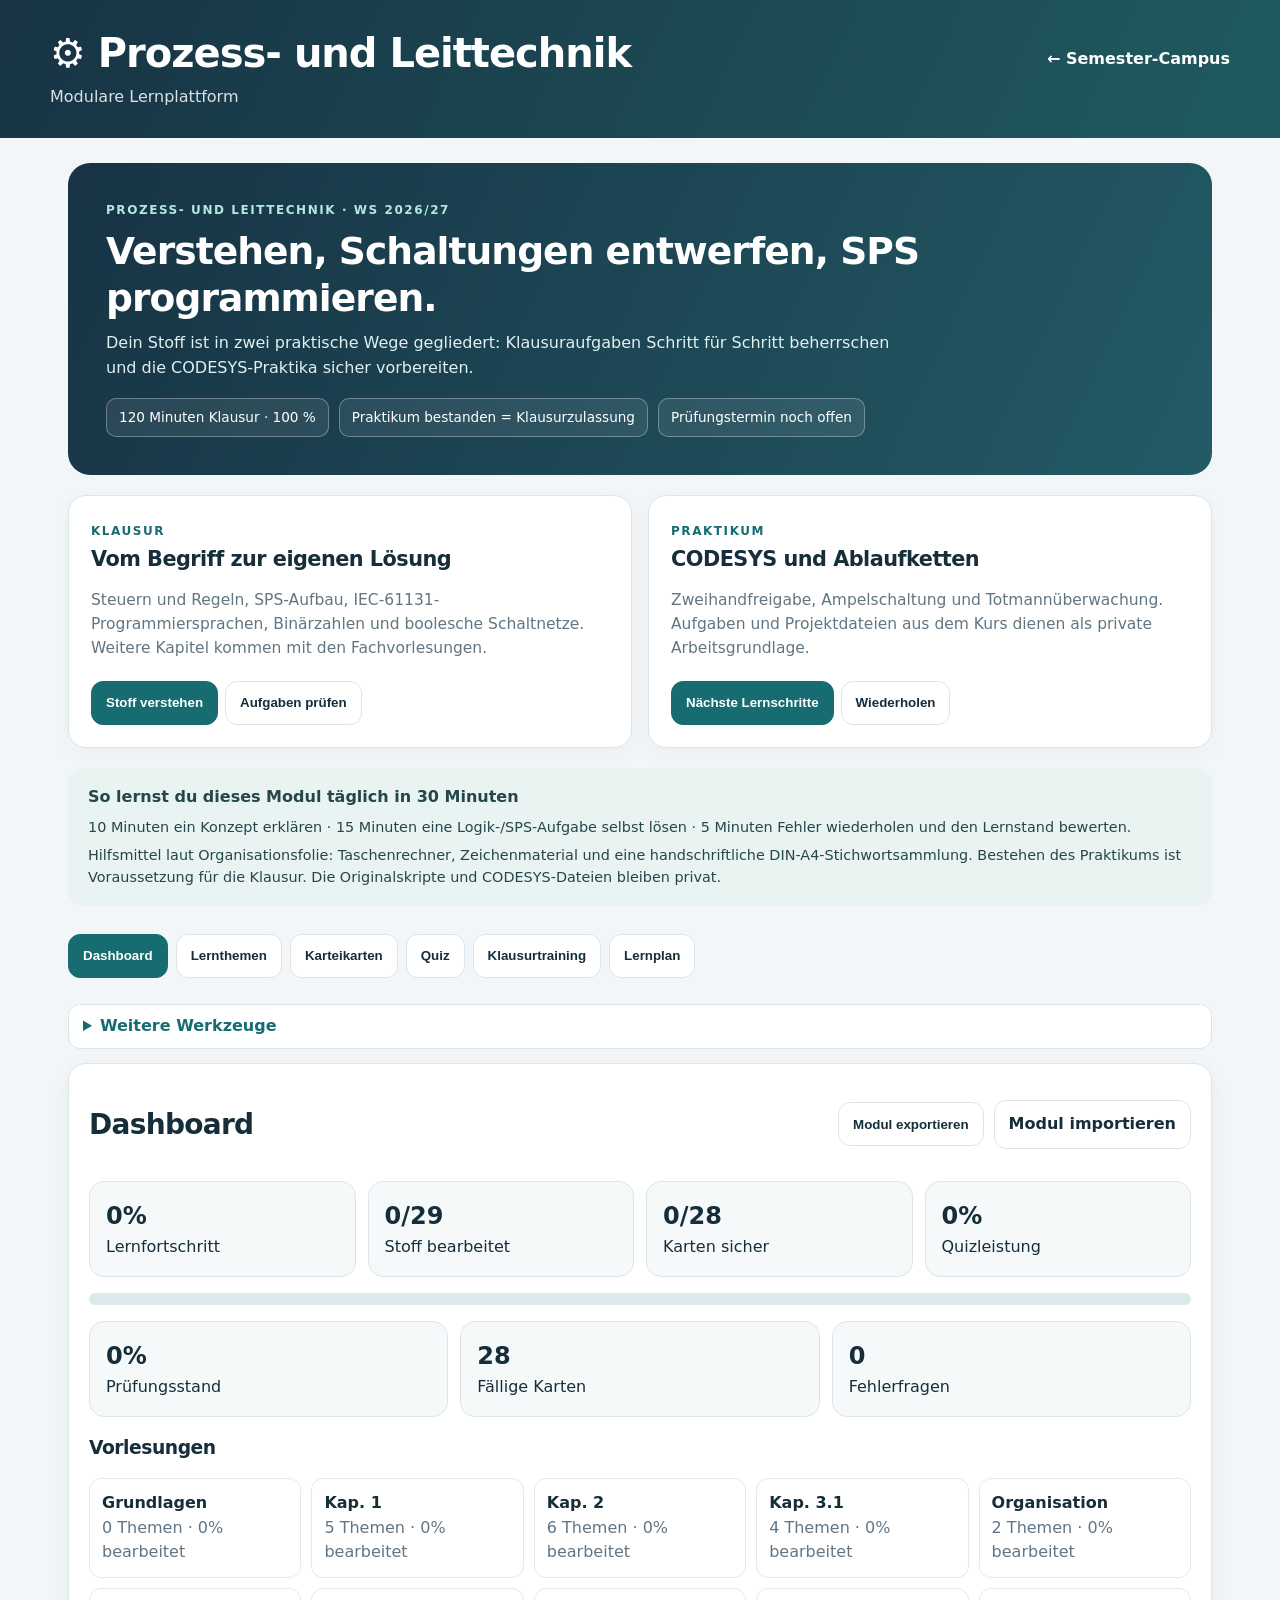
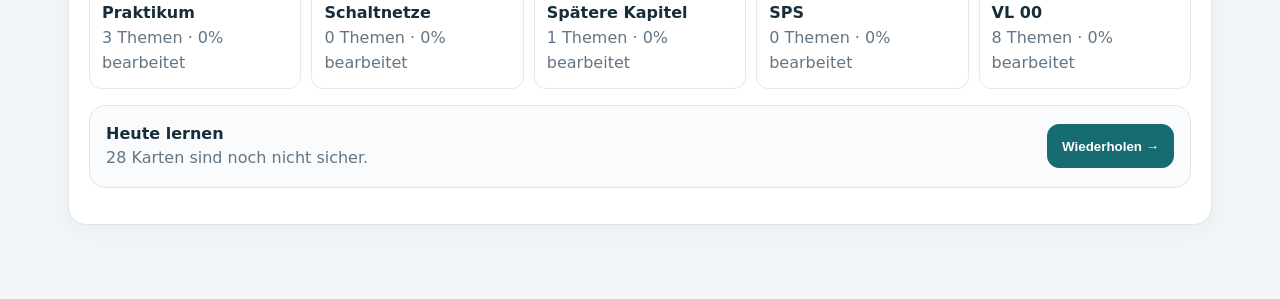
<file: module/prozess-leittechnik/index.html>
<!doctype html><html lang="de"><head><meta charset="utf-8"><meta name="viewport" content="width=device-width,initial-scale=1">
<title>Lernmodul</title><link rel="stylesheet" href="../../assets/css/campus.css"><meta name="theme-color" content="#15283e"><meta name="apple-mobile-web-app-capable" content="yes"><meta name="apple-mobile-web-app-title" content="Lerncampus"><link rel="apple-touch-icon" href="../../assets/icons/icon-192.png"><link rel="manifest" href="../../manifest.webmanifest"><link rel="stylesheet" href="../../assets/css/design-system.css">
<style>
.plt-campus{max-width:1180px;margin:25px auto 0;padding:0 18px}
.plt-hero{background:linear-gradient(115deg,#173344,#235a65);color:white;border-radius:22px;padding:clamp(24px,4vw,38px)}
.plt-kicker{color:#b1e9df;font-size:.75rem;font-weight:800;letter-spacing:.13em;text-transform:uppercase}
.plt-hero h2{color:#fff;font-size:clamp(1.65rem,3.5vw,2.35rem);margin:9px 0}
.plt-hero p{color:#e1f0f1;max-width:790px;margin:0}
.plt-hero .plt-info{display:flex;gap:10px;flex-wrap:wrap;margin-top:17px}
.plt-info span{padding:8px 12px;border:1px solid #ffffff50;border-radius:10px;background:#ffffff15;font-size:.85rem}
.plt-layout{display:grid;grid-template-columns:repeat(2,minmax(0,1fr));gap:16px;margin:20px 0}
.plt-track{background:white;border:1px solid #dce5e9;border-radius:18px;padding:22px;box-shadow:0 6px 20px #17334409}
.plt-track h3{font-size:1.3rem;margin:4px 0 8px}
.plt-track p{color:#617582;font-size:.97rem}
.plt-track .btn{margin:5px 7px 0 0}
.plt-brief{padding:17px 20px;background:#e9f3f1;border-radius:15px;margin-bottom:6px;color:#25464a}
.plt-brief p{margin:6px 0 0;font-size:.9rem}
.plt-extra{border:1px solid #dce5e9;border-radius:12px;background:#fff;padding:9px 14px;margin-bottom:14px}
.plt-extra summary{cursor:pointer;color:#176c72;font-weight:750}
.plt-extra .toolbar{padding-top:12px}
@media(max-width:750px){.plt-layout{grid-template-columns:1fr}.plt-track{padding:18px}}
</style></head><body>
<header><div class="wrap"><div class="topline"><div><h1><span id="moduleIcon"></span> <span id="moduleTitle"></span></h1><div class="sub">Modulare Lernplattform</div></div><a class="back" href="../../index.html">← Semester-Campus</a></div></div></header>
<section class="plt-campus">
<div class="plt-hero"><div class="plt-kicker">PROZESS- UND LEITTECHNIK · WS 2026/27</div><h2>Verstehen, Schaltungen entwerfen, SPS programmieren.</h2><p>Dein Stoff ist in zwei praktische Wege gegliedert: Klausuraufgaben Schritt für Schritt beherrschen und die CODESYS-Praktika sicher vorbereiten.</p><div class="plt-info"><span>120 Minuten Klausur · 100 %</span><span>Praktikum bestanden = Klausurzulassung</span><span>Prüfungstermin noch offen</span></div></div>
<div class="plt-layout">
<section class="plt-track"><span class="plt-kicker" style="color:#176c72">KLAUSUR</span><h3>Vom Begriff zur eigenen Lösung</h3><p>Steuern und Regeln, SPS-Aufbau, IEC-61131-Programmiersprachen, Binärzahlen und boolesche Schaltnetze. Weitere Kapitel kommen mit den Fachvorlesungen.</p><button class="btn primary" data-tab="topics">Stoff verstehen</button><button class="btn" data-tab="quiz">Aufgaben prüfen</button></section>
<section class="plt-track"><span class="plt-kicker" style="color:#176c72">PRAKTIKUM</span><h3>CODESYS und Ablaufketten</h3><p>Zweihandfreigabe, Ampelschaltung und Totmannüberwachung. Aufgaben und Projektdateien aus dem Kurs dienen als private Arbeitsgrundlage.</p><button class="btn primary" data-tab="plan">Nächste Lernschritte</button><button class="btn" data-tab="cards">Wiederholen</button></section>
</div>
<div class="plt-brief"><strong>So lernst du dieses Modul täglich in 30 Minuten</strong><p>10 Minuten ein Konzept erklären · 15 Minuten eine Logik-/SPS-Aufgabe selbst lösen · 5 Minuten Fehler wiederholen und den Lernstand bewerten.</p><p>Hilfsmittel laut Organisationsfolie: Taschenrechner, Zeichenmaterial und eine handschriftliche DIN-A4-Stichwortsammlung. Bestehen des Praktikums ist Voraussetzung für die Klausur. Die Originalskripte und CODESYS-Dateien bleiben privat.</p></div></section><main><nav class="tabs"><button class="active" data-tab="dashboard">Dashboard</button><button data-tab="topics">Lernthemen</button><button data-tab="cards">Karteikarten</button><button data-tab="quiz">Quiz</button><button data-tab="exam">Klausurtraining</button><button data-tab="plan">Lernplan</button></nav><details class="plt-extra"><summary>Weitere Werkzeuge</summary><div class="toolbar"><button class="btn" data-tab="notes">Notizen</button><button class="btn" data-tab="editor">Inhalte bearbeiten</button><button class="btn" data-tab="mistakes">Meine Fehler</button><button class="btn" data-tab="trash">Papierkorb</button></div></details><div id="content"></div></main>
<script>document.addEventListener('click',e=>{const b=e.target.closest('.plt-campus button[data-tab]');if(b)setTimeout(()=>document.getElementById('content')?.scrollIntoView({behavior:'smooth',block:'start'}),30)});</script><script src="config.js"></script><script src="data/themen.js"></script><script src="data/karteikarten.js"></script><script src="data/quiz.js"></script><script src="data/lernplan.js"></script><script src="../../assets/js/lernsystem.js"></script><script>if('serviceWorker' in navigator && (location.protocol==='https:' || location.hostname==='localhost')){window.addEventListener('load',()=>navigator.serviceWorker.register('../../sw.js').catch(console.warn));}</script></body></html>
</file>
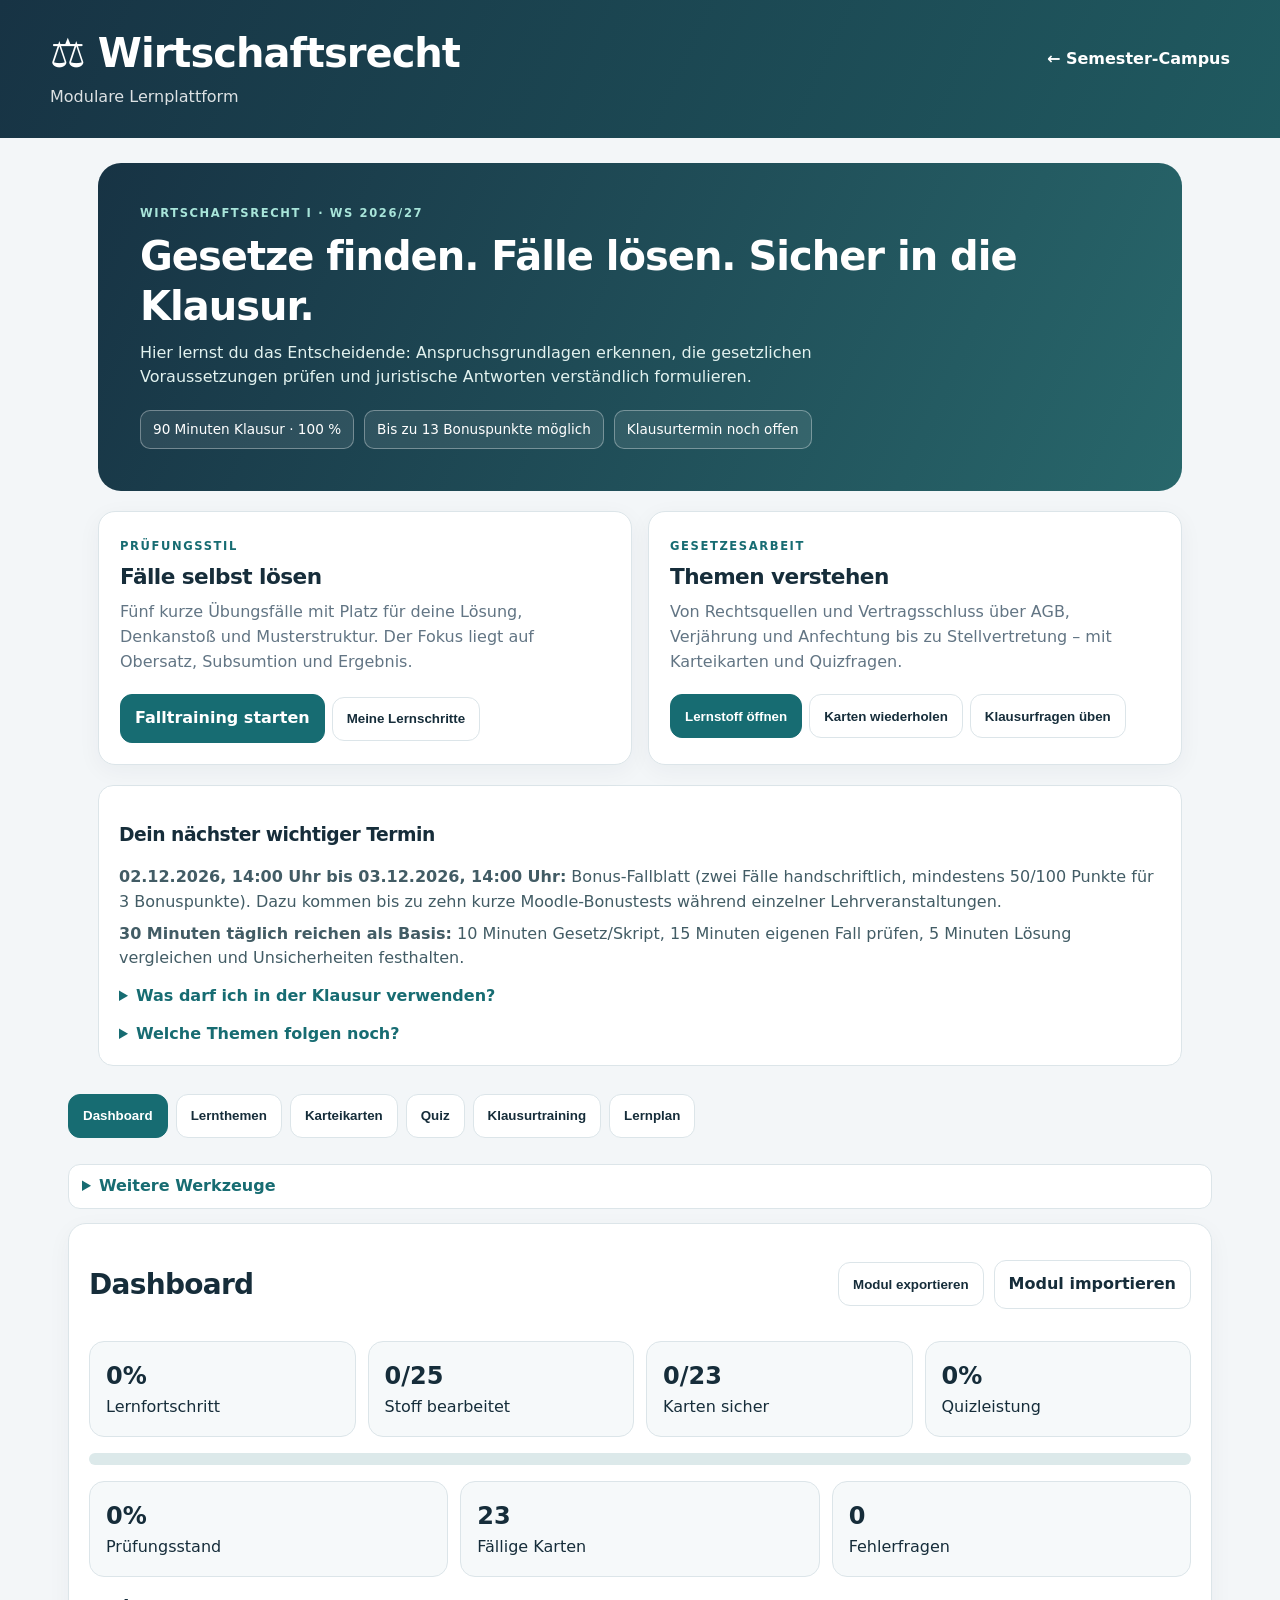
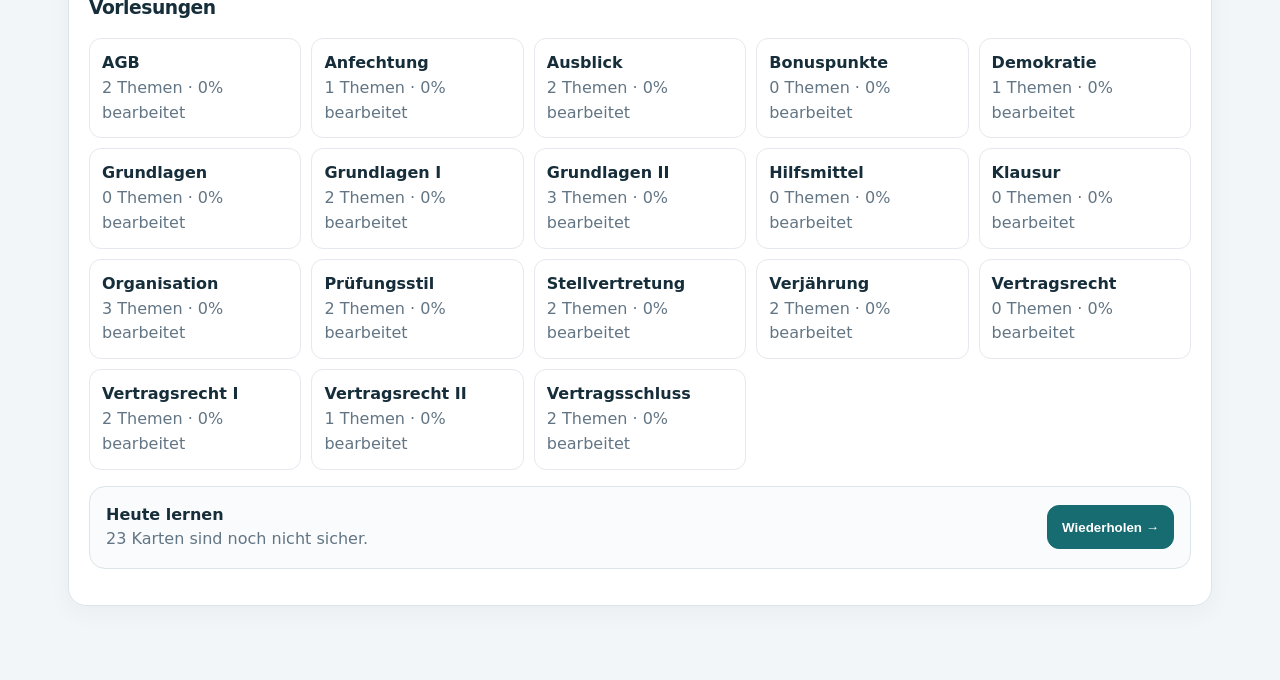
<file: module/wirtschaftsrecht/index.html>
<!doctype html><html lang="de"><head><meta charset="utf-8"><meta name="viewport" content="width=device-width,initial-scale=1">
<title>Lernmodul</title><link rel="stylesheet" href="../../assets/css/campus.css"><meta name="theme-color" content="#15283e"><meta name="apple-mobile-web-app-capable" content="yes"><meta name="apple-mobile-web-app-title" content="Lerncampus"><link rel="apple-touch-icon" href="../../assets/icons/icon-192.png"><link rel="manifest" href="../../manifest.webmanifest"><link rel="stylesheet" href="../../assets/css/design-system.css"><style>
.wri-home{max-width:1120px;padding:0 18px;margin:25px auto 0}
.wri-hero{background:linear-gradient(115deg,#173344,#28676b);border-radius:23px;padding:clamp(24px,4vw,42px);color:white}
.wri-eyebrow{font-weight:800;letter-spacing:.14em;font-size:.72rem;color:#a8e5da;text-transform:uppercase}
.wri-hero h2{color:#fff;font-size:clamp(1.7rem,3.5vw,2.5rem);margin:8px 0 10px}
.wri-hero p{margin:0;color:#e2f2ef;line-height:1.55;max-width:790px}
.wri-hero .meta{margin-top:20px;display:flex;gap:10px;flex-wrap:wrap}
.wri-hero .meta span{background:#ffffff16;border:1px solid #ffffff55;border-radius:10px;padding:8px 12px;font-size:.85rem}
.wri-tracks{display:grid;grid-template-columns:repeat(2,minmax(0,1fr));gap:16px;margin:20px 0}
.wri-track{background:white;border:1px solid #dce5e9;border-radius:17px;padding:21px;box-shadow:0 6px 23px #1733440c}
.wri-track h3{font-size:1.35rem;margin:6px 0 9px}
.wri-track p{color:#627584;margin:8px 0 14px}
.wri-track .btn{display:inline-block;margin:6px 7px 0 0;text-decoration:none}
.wri-section{border:1px solid #dce5e9;border-radius:15px;background:#fff;margin-bottom:18px;padding:18px 20px}
.wri-section p{margin:7px 0;color:#425c65}
.wri-section details{margin-top:13px}
.wri-section summary{cursor:pointer;color:#176c72;font-weight:750}
.wri-hidden{border:1px solid #dce5e9;background:#fff;border-radius:12px;padding:9px 13px;margin:0 0 14px}
.wri-hidden summary{cursor:pointer;font-weight:750;color:#176c72}
.wri-hidden .toolbar{padding-top:12px}
@media(max-width:760px){.wri-tracks{grid-template-columns:1fr}.wri-track{padding:17px}}
</style></head><body>
<header><div class="wrap"><div class="topline"><div><h1><span id="moduleIcon"></span> <span id="moduleTitle"></span></h1><div class="sub">Modulare Lernplattform</div></div><a class="back" href="../../index.html">← Semester-Campus</a></div></div></header>
<section class="wri-home">
<div class="wri-hero"><div class="wri-eyebrow">WIRTSCHAFTSRECHT I · WS 2026/27</div><h2>Gesetze finden. Fälle lösen. Sicher in die Klausur.</h2><p>Hier lernst du das Entscheidende: Anspruchsgrundlagen erkennen, die gesetzlichen Voraussetzungen prüfen und juristische Antworten verständlich formulieren.</p><div class="meta"><span>90 Minuten Klausur · 100 %</span><span>Bis zu 13 Bonuspunkte möglich</span><span>Klausurtermin noch offen</span></div></div>
<div class="wri-tracks">
<div class="wri-track"><span class="wri-eyebrow" style="color:#176c72">PRÜFUNGSSTIL</span><h3>Fälle selbst lösen</h3><p>Fünf kurze Übungsfälle mit Platz für deine Lösung, Denkanstoß und Musterstruktur. Der Fokus liegt auf Obersatz, Subsumtion und Ergebnis.</p><a class="btn primary" href="faelle.html">Falltraining starten</a><button class="btn" data-tab="plan">Meine Lernschritte</button></div>
<div class="wri-track"><span class="wri-eyebrow" style="color:#176c72">GESETZESARBEIT</span><h3>Themen verstehen</h3><p>Von Rechtsquellen und Vertragsschluss über AGB, Verjährung und Anfechtung bis zu Stellvertretung – mit Karteikarten und Quizfragen.</p><button class="btn primary" data-tab="topics">Lernstoff öffnen</button><button class="btn" data-tab="cards">Karten wiederholen</button><button class="btn" data-tab="exam">Klausurfragen üben</button></div>
</div>
<div class="wri-section"><h3>Dein nächster wichtiger Termin</h3><p><strong>02.12.2026, 14:00 Uhr bis 03.12.2026, 14:00 Uhr:</strong> Bonus-Fallblatt (zwei Fälle handschriftlich, mindestens 50/100 Punkte für 3 Bonuspunkte). Dazu kommen bis zu zehn kurze Moodle-Bonustests während einzelner Lehrveranstaltungen.</p><p><strong>30 Minuten täglich reichen als Basis:</strong> 10 Minuten Gesetz/Skript, 15 Minuten eigenen Fall prüfen, 5 Minuten Lösung vergleichen und Unsicherheiten festhalten.</p><details><summary>Was darf ich in der Klausur verwenden?</summary><p>Gesetzestexte mit Unterstreichungen, nummerierten Voraussetzungen und Querverweisen zwischen Vorschriften. Keine Stichworte und keine ausformulierten Erläuterungen. Klebezettel dürfen Nummer und Überschrift einer Vorschrift tragen. Eine nach Gesetzen und Paragrafnummern sortierte Vorschriftenliste mit Nummer und amtlicher Überschrift ist zulässig; Wörterbuch ohne Eintragungen. Maßgeblich bleibt das Dokument „Zulässige Hilfsmittel“ aus dem Kurs.</p></details><details><summary>Welche Themen folgen noch?</summary><p>Aktuell bis einschließlich Vertragsrecht II/Stellvertretung sowie AGB Reading Week. Laut Semesterplan folgen Leistungsstörungen, Kaufrecht, AGB-Vertiefung, Darlehen und Bürgschaft. Die passenden aktuellen WI-Folien sowie die Probeklausur ergänzen wir, sobald sie vorliegen.</p></details></div></section><main><nav class="tabs"><button class="active" data-tab="dashboard">Dashboard</button><button data-tab="topics">Lernthemen</button><button data-tab="cards">Karteikarten</button><button data-tab="quiz">Quiz</button><button data-tab="exam">Klausurtraining</button><button data-tab="plan">Lernplan</button></nav><details class="wri-hidden"><summary>Weitere Werkzeuge</summary><div class="toolbar"><button class="btn" data-tab="notes">Notizen</button><button class="btn" data-tab="editor">Inhalte bearbeiten</button><button class="btn" data-tab="mistakes">Meine Fehler</button><button class="btn" data-tab="trash">Papierkorb</button></div></details><div id="content"></div></main>
<script>document.addEventListener('click',e=>{let b=e.target.closest('.wri-home button[data-tab]');if(b)setTimeout(()=>document.getElementById('content')?.scrollIntoView({behavior:'smooth',block:'start'}),30)});</script><script src="config.js"></script><script src="data/themen.js"></script><script src="data/karteikarten.js"></script><script src="data/quiz.js"></script><script src="data/lernplan.js"></script><script src="../../assets/js/lernsystem.js"></script><script>if('serviceWorker' in navigator && (location.protocol==='https:' || location.hostname==='localhost')){window.addEventListener('load',()=>navigator.serviceWorker.register('../../sw.js').catch(console.warn));}</script></body></html>
</file>
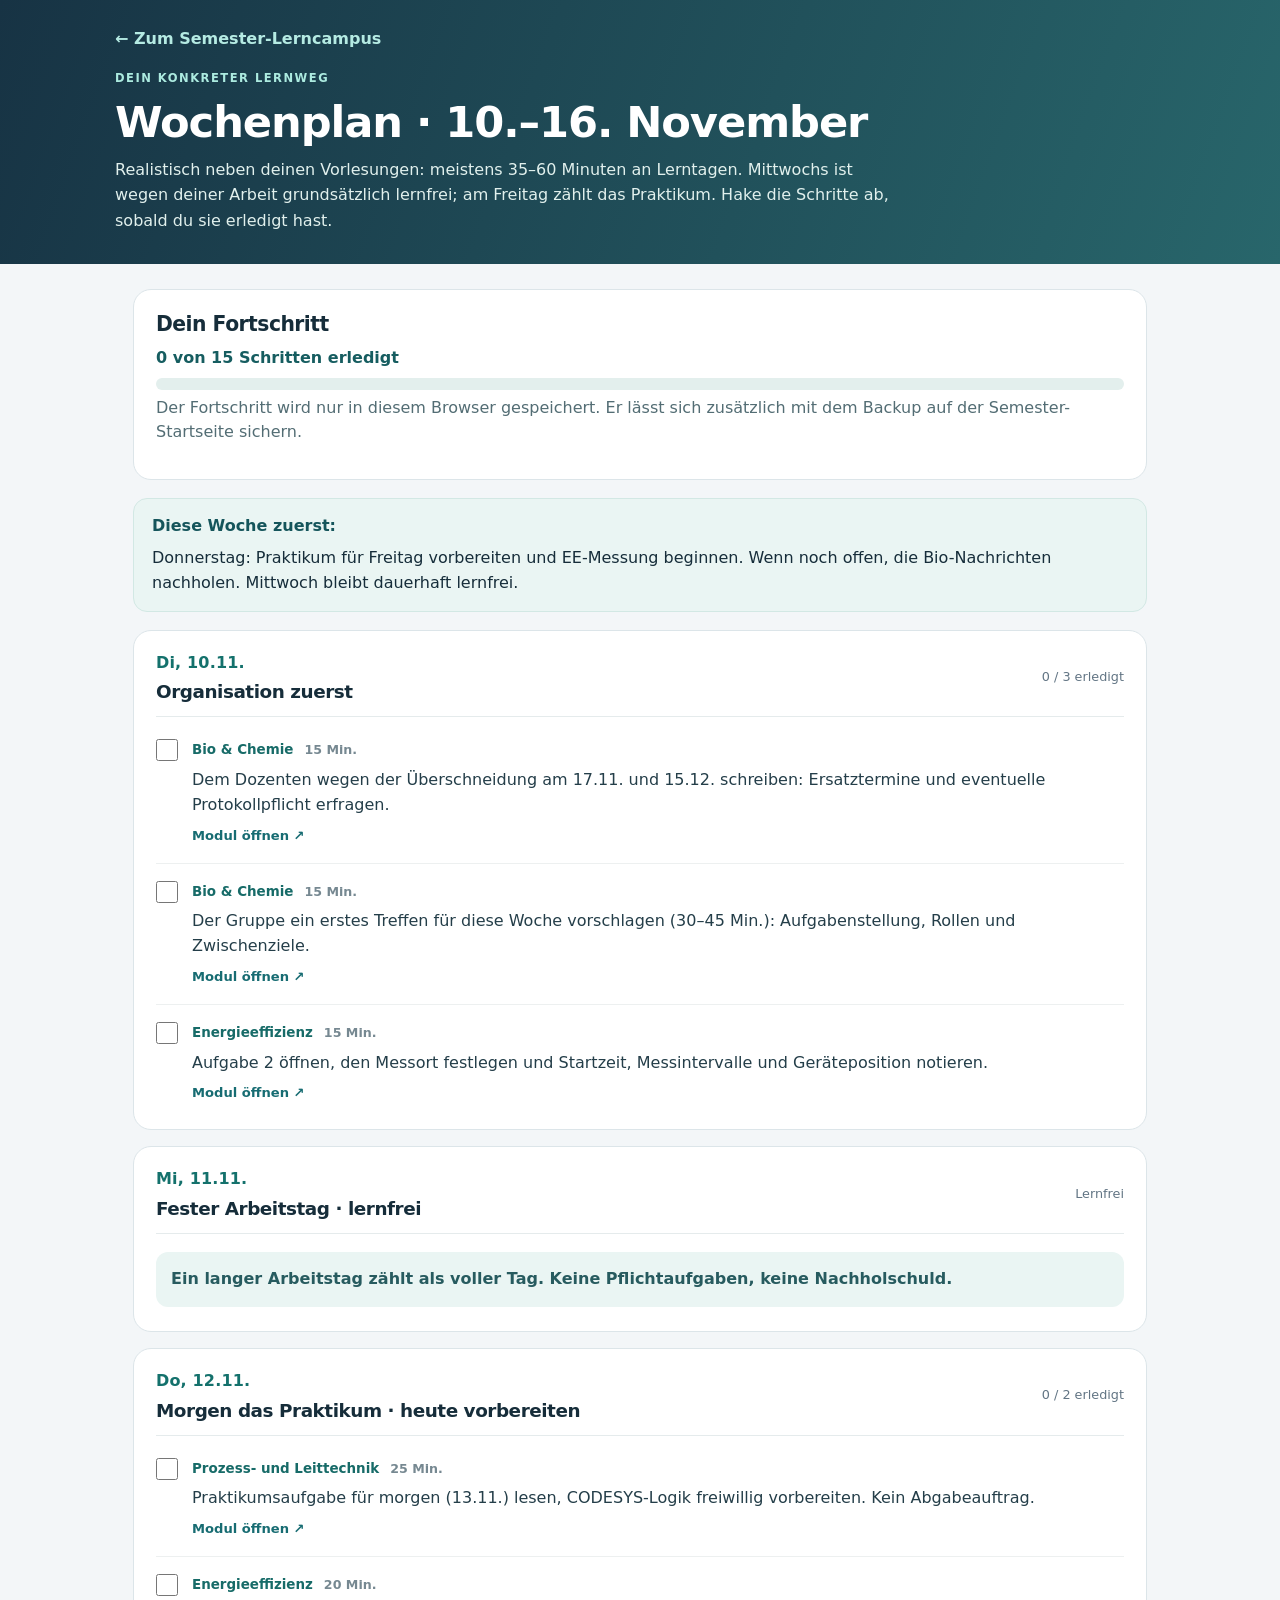
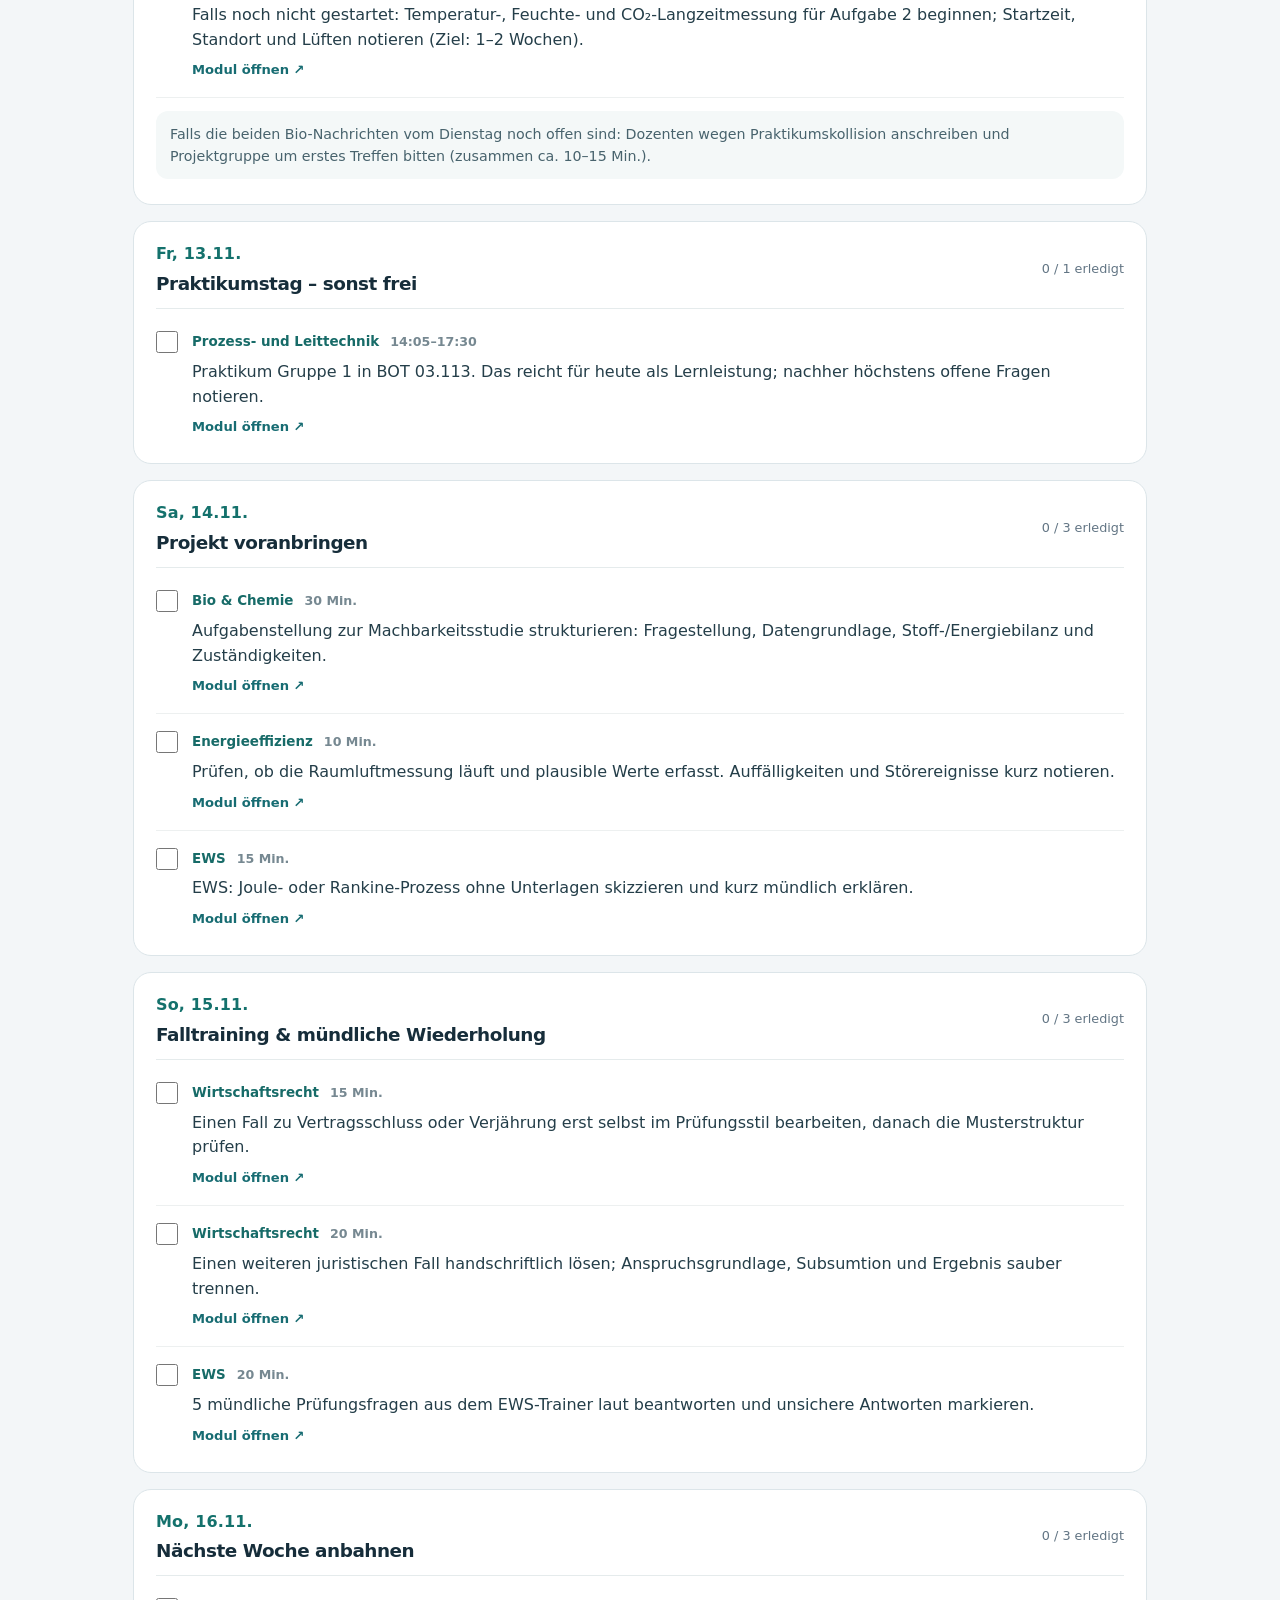
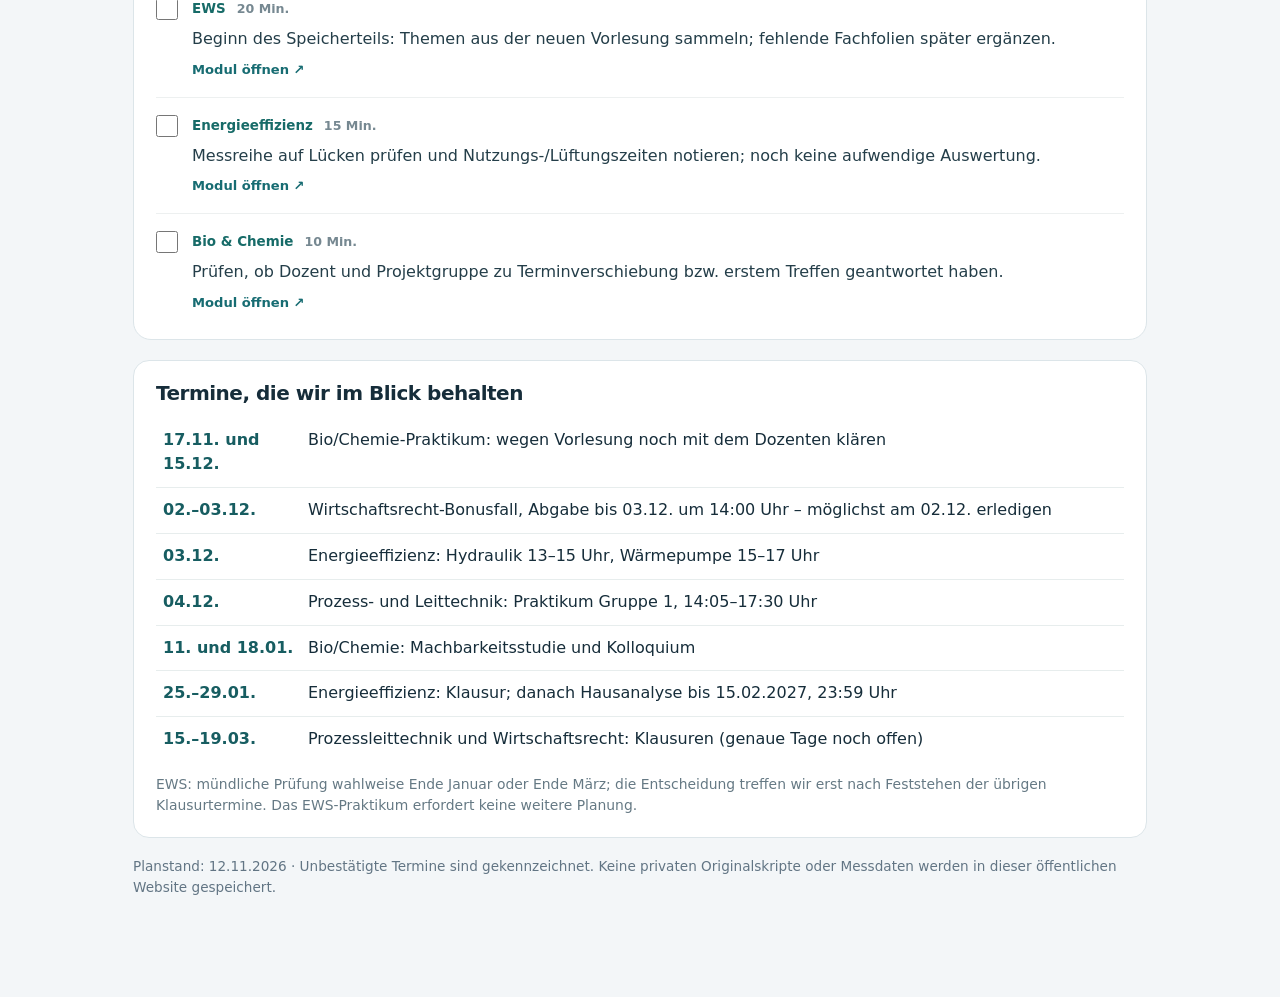
<file: wochenplan.html>
<!doctype html><html lang="de"><head><meta charset="utf-8"><meta name="viewport" content="width=device-width,initial-scale=1"><meta name="theme-color" content="#173344"><title>Dein Wochenplan · 10.–16. November 2026</title><link rel="stylesheet" href="assets/css/campus.css"><link rel="stylesheet" href="assets/css/design-system.css">
<style>
.week-head{padding:27px 22px 31px;background:linear-gradient(110deg,#173344,#28666b);color:#fff}
.week-head .wrap{max-width:1050px}
.week-head a{color:#b5ebe3;font-weight:700;text-decoration:none}
.week-head .kicker{color:#acebe0;text-transform:uppercase;letter-spacing:.13em;font-size:.72rem;font-weight:800;margin-top:18px}
.week-head h1{font-size:clamp(1.9rem,4vw,2.7rem);margin:7px 0 8px;color:#fff}
.week-head p{color:#e1f0ed;max-width:780px;margin:0;line-height:1.6}
.week-main{max-width:1050px;margin:25px auto;padding:0 18px 56px}
.summary{background:#fff;border:1px solid #dce5e9;border-radius:18px;padding:22px;margin-bottom:18px}
.summary h2{font-size:1.27rem;margin:0 0 8px}
.summary p{margin:6px 0 12px;color:#536d74}
.summary .progress-line{height:12px;border-radius:18px;background:#e3efed;overflow:hidden}
.summary .progress-line span{display:block;height:100%;width:0;background:#247e75;transition:width .2s}
.summary .state{color:#165d60;font-weight:800;margin-bottom:7px}
.priority{background:#eaf5f3;border:1px solid #d2e8e4;border-radius:14px;padding:15px 18px;margin-bottom:18px}
.priority strong{color:#15555b}
.priority p{margin:7px 0 0}
.day{background:#fff;border:1px solid #dce5e9;border-radius:18px;margin:16px 0;padding:20px 22px}
.dayhead{display:flex;justify-content:space-between;align-items:center;gap:15px;border-bottom:1px solid #e5ebec;padding-bottom:13px;margin-bottom:5px}
.date-label{font-weight:800;color:#14716c;letter-spacing:.01em}
.day h2{font-size:1.15rem;margin:5px 0 0}
.daily{font-size:.8rem;color:#627584;white-space:nowrap}
.task{display:flex;align-items:flex-start;gap:14px;padding:15px 0;border-bottom:1px solid #edf0f0;cursor:pointer}
.task:last-child{border-bottom:none;padding-bottom:4px}
.task input[type=checkbox]{width:22px;height:22px;flex:none;margin:2px 0 0;accent-color:#17786f}
.taskbody{display:block;flex:1;min-width:0}
.subject{font-size:.84rem;font-weight:800;color:#176b68}
.duration{font-size:.79rem;font-weight:600;margin-left:11px;color:#768891}
.tasktext{display:block;margin:6px 0 5px;line-height:1.55;color:#243e49}
.task input:checked+.taskbody .tasktext{text-decoration:line-through;color:#839296}
.modulelink{font-size:.82rem;color:#176c72;font-weight:700;text-decoration:none}
.modulelink:hover{text-decoration:underline}
.future{background:white;border:1px solid #dce5e9;border-radius:16px;padding:20px 22px;margin-top:20px}
.future h2{margin:0 0 12px;font-size:1.25rem}
.future table{width:100%;border-collapse:collapse}
.future td{border-bottom:1px solid #e7eded;padding:10px 7px;vertical-align:top}
.future td:first-child{font-weight:800;color:#175d61;width:145px}
.future tr:last-child td{border:0}
.future p{font-size:.87rem;color:#657984;margin:12px 0 0}
.off-day{margin:18px 0 4px;padding:15px;background:#eaf5f3;border-radius:12px;color:#275b5f;font-weight:600}.catchup{margin:13px 0 5px;padding:12px 14px;border-radius:12px;background:#f4f8f8;color:#48636d;font-size:.89rem}
.private-note{font-size:.85rem;color:#627584;margin:18px 0}
@media(max-width:600px){.week-main{padding:0 12px}.day,.summary,.future{padding:17px}.future td:first-child{width:92px}.duration{display:block;margin:2px 0 0}}
@media print{.week-head{background:#fff!important;color:#000;padding:12px}.week-head a,.modulelink{display:none}.week-head h1,.week-head p{color:#000}.day{break-inside:avoid;box-shadow:none}.summary{break-inside:avoid}.week-main{margin:0}}
</style></head><body>
<header class="week-head"><div class="wrap"><a href="index.html">← Zum Semester-Lerncampus</a><div class="kicker">DEIN KONKRETER LERNWEG</div><h1>Wochenplan · 10.–16. November</h1><p>Realistisch neben deinen Vorlesungen: meistens 35–60 Minuten an Lerntagen. Mittwochs ist wegen deiner Arbeit grundsätzlich lernfrei; am Freitag zählt das Praktikum. Hake die Schritte ab, sobald du sie erledigt hast.</p></div></header>
<main class="week-main"><section class="summary"><h2>Dein Fortschritt</h2><div class="state" id="state">0 von 15 Schritten erledigt</div><div class="progress-line" aria-label="Fortschrittsanzeige"><span id="bar"></span></div><p>Der Fortschritt wird nur in diesem Browser gespeichert. Er lässt sich zusätzlich mit dem Backup auf der Semester-Startseite sichern.</p></section>
<div class="priority"><strong>Diese Woche zuerst:</strong><p>Donnerstag: Praktikum für Freitag vorbereiten und EE-Messung beginnen. Wenn noch offen, die Bio-Nachrichten nachholen. Mittwoch bleibt dauerhaft lernfrei.</p></div>
<section class="day" id="2026-11-10"><div class="dayhead"><div><span class="date-label">Di, 10.11.</span><h2>Organisation zuerst</h2></div><span class="daily" data-day-count="2026-11-10"></span></div>
<label class="task"><input type="checkbox" data-task="bio-lehrperson" aria-label="Dem Dozenten wegen der Überschneidung am 17.11. und 15.12. schreiben: Ersatztermine und eventuelle Protokollpflicht erfragen."><span class="taskbody"><span class="subject">Bio & Chemie<span class="duration">15 Min.</span></span><span class="tasktext">Dem Dozenten wegen der Überschneidung am 17.11. und 15.12. schreiben: Ersatztermine und eventuelle Protokollpflicht erfragen.</span><a href="module/bioprozesstechnik/index.html" class="modulelink" onclick="event.stopPropagation()">Modul öffnen <span aria-hidden="true">↗</span></a></span></label>
<label class="task"><input type="checkbox" data-task="bio-gruppe" aria-label="Der Gruppe ein erstes Treffen für diese Woche vorschlagen (30–45 Min.): Aufgabenstellung, Rollen und Zwischenziele."><span class="taskbody"><span class="subject">Bio & Chemie<span class="duration">15 Min.</span></span><span class="tasktext">Der Gruppe ein erstes Treffen für diese Woche vorschlagen (30–45 Min.): Aufgabenstellung, Rollen und Zwischenziele.</span><a href="module/bioprozesstechnik/index.html" class="modulelink" onclick="event.stopPropagation()">Modul öffnen <span aria-hidden="true">↗</span></a></span></label>
<label class="task"><input type="checkbox" data-task="ee-startplan" aria-label="Aufgabe 2 öffnen, den Messort festlegen und Startzeit, Messintervalle und Geräteposition notieren."><span class="taskbody"><span class="subject">Energieeffizienz<span class="duration">15 Min.</span></span><span class="tasktext">Aufgabe 2 öffnen, den Messort festlegen und Startzeit, Messintervalle und Geräteposition notieren.</span><a href="module/energieeffizienz/index.html" class="modulelink" onclick="event.stopPropagation()">Modul öffnen <span aria-hidden="true">↗</span></a></span></label></section>
<section class="day" id="2026-11-11"><div class="dayhead"><div><span class="date-label">Mi, 11.11.</span><h2>Fester Arbeitstag · lernfrei</h2></div><span class="daily" data-day-count="2026-11-11"></span></div>

<p class="off-day">Ein langer Arbeitstag zählt als voller Tag. Keine Pflichtaufgaben, keine Nachholschuld.</p></section>
<section class="day" id="2026-11-12"><div class="dayhead"><div><span class="date-label">Do, 12.11.</span><h2>Morgen das Praktikum · heute vorbereiten</h2></div><span class="daily" data-day-count="2026-11-12"></span></div>
<label class="task"><input type="checkbox" data-task="plt-vorbereiten" aria-label="Praktikumsaufgabe für morgen (13.11.) lesen, CODESYS-Logik freiwillig vorbereiten. Kein Abgabeauftrag."><span class="taskbody"><span class="subject">Prozess- und Leittechnik<span class="duration">25 Min.</span></span><span class="tasktext">Praktikumsaufgabe für morgen (13.11.) lesen, CODESYS-Logik freiwillig vorbereiten. Kein Abgabeauftrag.</span><a href="module/prozess-leittechnik/index.html" class="modulelink" onclick="event.stopPropagation()">Modul öffnen <span aria-hidden="true">↗</span></a></span></label>
<label class="task"><input type="checkbox" data-task="ee-messstart" aria-label="Falls noch nicht gestartet: Temperatur-, Feuchte- und CO₂-Langzeitmessung für Aufgabe 2 beginnen; Startzeit, Standort und Lüften notieren (Ziel: 1–2 Wochen)."><span class="taskbody"><span class="subject">Energieeffizienz<span class="duration">20 Min.</span></span><span class="tasktext">Falls noch nicht gestartet: Temperatur-, Feuchte- und CO₂-Langzeitmessung für Aufgabe 2 beginnen; Startzeit, Standort und Lüften notieren (Ziel: 1–2 Wochen).</span><a href="module/energieeffizienz/index.html" class="modulelink" onclick="event.stopPropagation()">Modul öffnen <span aria-hidden="true">↗</span></a></span></label>
<p class="catchup">Falls die beiden Bio-Nachrichten vom Dienstag noch offen sind: Dozenten wegen Praktikumskollision anschreiben und Projektgruppe um erstes Treffen bitten (zusammen ca. 10–15 Min.).</p></section>
<section class="day" id="2026-11-13"><div class="dayhead"><div><span class="date-label">Fr, 13.11.</span><h2>Praktikumstag – sonst frei</h2></div><span class="daily" data-day-count="2026-11-13"></span></div>
<label class="task"><input type="checkbox" data-task="plt-praktikum3" aria-label="Praktikum Gruppe 1 in BOT 03.113. Das reicht für heute als Lernleistung; nachher höchstens offene Fragen notieren."><span class="taskbody"><span class="subject">Prozess- und Leittechnik<span class="duration">14:05–17:30</span></span><span class="tasktext">Praktikum Gruppe 1 in BOT 03.113. Das reicht für heute als Lernleistung; nachher höchstens offene Fragen notieren.</span><a href="module/prozess-leittechnik/index.html" class="modulelink" onclick="event.stopPropagation()">Modul öffnen <span aria-hidden="true">↗</span></a></span></label></section>
<section class="day" id="2026-11-14"><div class="dayhead"><div><span class="date-label">Sa, 14.11.</span><h2>Projekt voranbringen</h2></div><span class="daily" data-day-count="2026-11-14"></span></div>
<label class="task"><input type="checkbox" data-task="bio-studie" aria-label="Aufgabenstellung zur Machbarkeitsstudie strukturieren: Fragestellung, Datengrundlage, Stoff-/Energiebilanz und Zuständigkeiten."><span class="taskbody"><span class="subject">Bio & Chemie<span class="duration">30 Min.</span></span><span class="tasktext">Aufgabenstellung zur Machbarkeitsstudie strukturieren: Fragestellung, Datengrundlage, Stoff-/Energiebilanz und Zuständigkeiten.</span><a href="module/bioprozesstechnik/index.html" class="modulelink" onclick="event.stopPropagation()">Modul öffnen <span aria-hidden="true">↗</span></a></span></label>
<label class="task"><input type="checkbox" data-task="ee-check" aria-label="Prüfen, ob die Raumluftmessung läuft und plausible Werte erfasst. Auffälligkeiten und Störereignisse kurz notieren."><span class="taskbody"><span class="subject">Energieeffizienz<span class="duration">10 Min.</span></span><span class="tasktext">Prüfen, ob die Raumluftmessung läuft und plausible Werte erfasst. Auffälligkeiten und Störereignisse kurz notieren.</span><a href="module/energieeffizienz/index.html" class="modulelink" onclick="event.stopPropagation()">Modul öffnen <span aria-hidden="true">↗</span></a></span></label>
<label class="task"><input type="checkbox" data-task="ews-joule" aria-label="EWS: Joule- oder Rankine-Prozess ohne Unterlagen skizzieren und kurz mündlich erklären."><span class="taskbody"><span class="subject">EWS<span class="duration">15 Min.</span></span><span class="tasktext">EWS: Joule- oder Rankine-Prozess ohne Unterlagen skizzieren und kurz mündlich erklären.</span><a href="module/energiewandlung/index.html" class="modulelink" onclick="event.stopPropagation()">Modul öffnen <span aria-hidden="true">↗</span></a></span></label></section>
<section class="day" id="2026-11-15"><div class="dayhead"><div><span class="date-label">So, 15.11.</span><h2>Falltraining & mündliche Wiederholung</h2></div><span class="daily" data-day-count="2026-11-15"></span></div>
<label class="task"><input type="checkbox" data-task="wri-fall1" aria-label="Einen Fall zu Vertragsschluss oder Verjährung erst selbst im Prüfungsstil bearbeiten, danach die Musterstruktur prüfen."><span class="taskbody"><span class="subject">Wirtschaftsrecht<span class="duration">15 Min.</span></span><span class="tasktext">Einen Fall zu Vertragsschluss oder Verjährung erst selbst im Prüfungsstil bearbeiten, danach die Musterstruktur prüfen.</span><a href="module/wirtschaftsrecht/faelle.html" class="modulelink" onclick="event.stopPropagation()">Modul öffnen <span aria-hidden="true">↗</span></a></span></label>
<label class="task"><input type="checkbox" data-task="wri-fall2" aria-label="Einen weiteren juristischen Fall handschriftlich lösen; Anspruchsgrundlage, Subsumtion und Ergebnis sauber trennen."><span class="taskbody"><span class="subject">Wirtschaftsrecht<span class="duration">20 Min.</span></span><span class="tasktext">Einen weiteren juristischen Fall handschriftlich lösen; Anspruchsgrundlage, Subsumtion und Ergebnis sauber trennen.</span><a href="module/wirtschaftsrecht/faelle.html" class="modulelink" onclick="event.stopPropagation()">Modul öffnen <span aria-hidden="true">↗</span></a></span></label>
<label class="task"><input type="checkbox" data-task="ews-wiederholung" aria-label="5 mündliche Prüfungsfragen aus dem EWS-Trainer laut beantworten und unsichere Antworten markieren."><span class="taskbody"><span class="subject">EWS<span class="duration">20 Min.</span></span><span class="tasktext">5 mündliche Prüfungsfragen aus dem EWS-Trainer laut beantworten und unsichere Antworten markieren.</span><a href="module/energiewandlung/pruefungstrainer.html" class="modulelink" onclick="event.stopPropagation()">Modul öffnen <span aria-hidden="true">↗</span></a></span></label></section>
<section class="day" id="2026-11-16"><div class="dayhead"><div><span class="date-label">Mo, 16.11.</span><h2>Nächste Woche anbahnen</h2></div><span class="daily" data-day-count="2026-11-16"></span></div>
<label class="task"><input type="checkbox" data-task="ews-speicher" aria-label="Beginn des Speicherteils: Themen aus der neuen Vorlesung sammeln; fehlende Fachfolien später ergänzen."><span class="taskbody"><span class="subject">EWS<span class="duration">20 Min.</span></span><span class="tasktext">Beginn des Speicherteils: Themen aus der neuen Vorlesung sammeln; fehlende Fachfolien später ergänzen.</span><a href="module/energiewandlung/index.html" class="modulelink" onclick="event.stopPropagation()">Modul öffnen <span aria-hidden="true">↗</span></a></span></label>
<label class="task"><input type="checkbox" data-task="ee-messpruefung" aria-label="Messreihe auf Lücken prüfen und Nutzungs-/Lüftungszeiten notieren; noch keine aufwendige Auswertung."><span class="taskbody"><span class="subject">Energieeffizienz<span class="duration">15 Min.</span></span><span class="tasktext">Messreihe auf Lücken prüfen und Nutzungs-/Lüftungszeiten notieren; noch keine aufwendige Auswertung.</span><a href="module/energieeffizienz/index.html" class="modulelink" onclick="event.stopPropagation()">Modul öffnen <span aria-hidden="true">↗</span></a></span></label>
<label class="task"><input type="checkbox" data-task="bio-antwort" aria-label="Prüfen, ob Dozent und Projektgruppe zu Terminverschiebung bzw. erstem Treffen geantwortet haben."><span class="taskbody"><span class="subject">Bio & Chemie<span class="duration">10 Min.</span></span><span class="tasktext">Prüfen, ob Dozent und Projektgruppe zu Terminverschiebung bzw. erstem Treffen geantwortet haben.</span><a href="module/bioprozesstechnik/index.html" class="modulelink" onclick="event.stopPropagation()">Modul öffnen <span aria-hidden="true">↗</span></a></span></label></section>
<section class="future"><h2>Termine, die wir im Blick behalten</h2><table><tbody>
<tr><td>17.11. und 15.12.</td><td>Bio/Chemie-Praktikum: wegen Vorlesung noch mit dem Dozenten klären</td></tr>
<tr><td>02.–03.12.</td><td>Wirtschaftsrecht-Bonusfall, Abgabe bis 03.12. um 14:00 Uhr – möglichst am 02.12. erledigen</td></tr>
<tr><td>03.12.</td><td>Energieeffizienz: Hydraulik 13–15 Uhr, Wärmepumpe 15–17 Uhr</td></tr>
<tr><td>04.12.</td><td>Prozess- und Leittechnik: Praktikum Gruppe 1, 14:05–17:30 Uhr</td></tr>
<tr><td>11. und 18.01.</td><td>Bio/Chemie: Machbarkeitsstudie und Kolloquium</td></tr>
<tr><td>25.–29.01.</td><td>Energieeffizienz: Klausur; danach Hausanalyse bis 15.02.2027, 23:59 Uhr</td></tr>
<tr><td>15.–19.03.</td><td>Prozessleittechnik und Wirtschaftsrecht: Klausuren (genaue Tage noch offen)</td></tr>
</tbody></table><p>EWS: mündliche Prüfung wahlweise Ende Januar oder Ende März; die Entscheidung treffen wir erst nach Feststehen der übrigen Klausurtermine. Das EWS-Praktikum erfordert keine weitere Planung.</p></section>
<p class="private-note">Planstand: 12.11.2026 · Unbestätigte Termine sind gekennzeichnet. Keine privaten Originalskripte oder Messdaten werden in dieser öffentlichen Website gespeichert.</p>
</main>
<script>(function(){
"use strict";const KEY="campus:semester-weekly",WEEK="2026-11-10";let all={};try{const r=JSON.parse(localStorage.getItem(KEY)||"{}");if(r&&typeof r==="object"&&!Array.isArray(r))all=r}catch(e){}
let done=all[WEEK]&&typeof all[WEEK]==="object"?all[WEEK]:{};
const boxes=[...document.querySelectorAll("input[data-task]")];
function render(){let n=0;for(const x of boxes){x.checked=!!done[x.dataset.task];if(x.checked)n++}document.getElementById("state").textContent=n+" von "+boxes.length+" Schritten erledigt";document.getElementById("bar").style.width=(boxes.length?100*n/boxes.length:0)+"%";for(const el of document.querySelectorAll("[data-day-count]")){const day=el.dataset.dayCount;const a=[...document.querySelectorAll("#"+CSS.escape(day)+" input[data-task]")];el.textContent=a.length?a.filter(x=>x.checked).length+" / "+a.length+" erledigt":"Lernfrei"}}
for(const box of boxes){box.addEventListener("change",()=>{done[box.dataset.task]=box.checked;all[WEEK]=done;try{localStorage.setItem(KEY,JSON.stringify(all))}catch(e){}render()})}render()
})();</script></body></html>
</file>
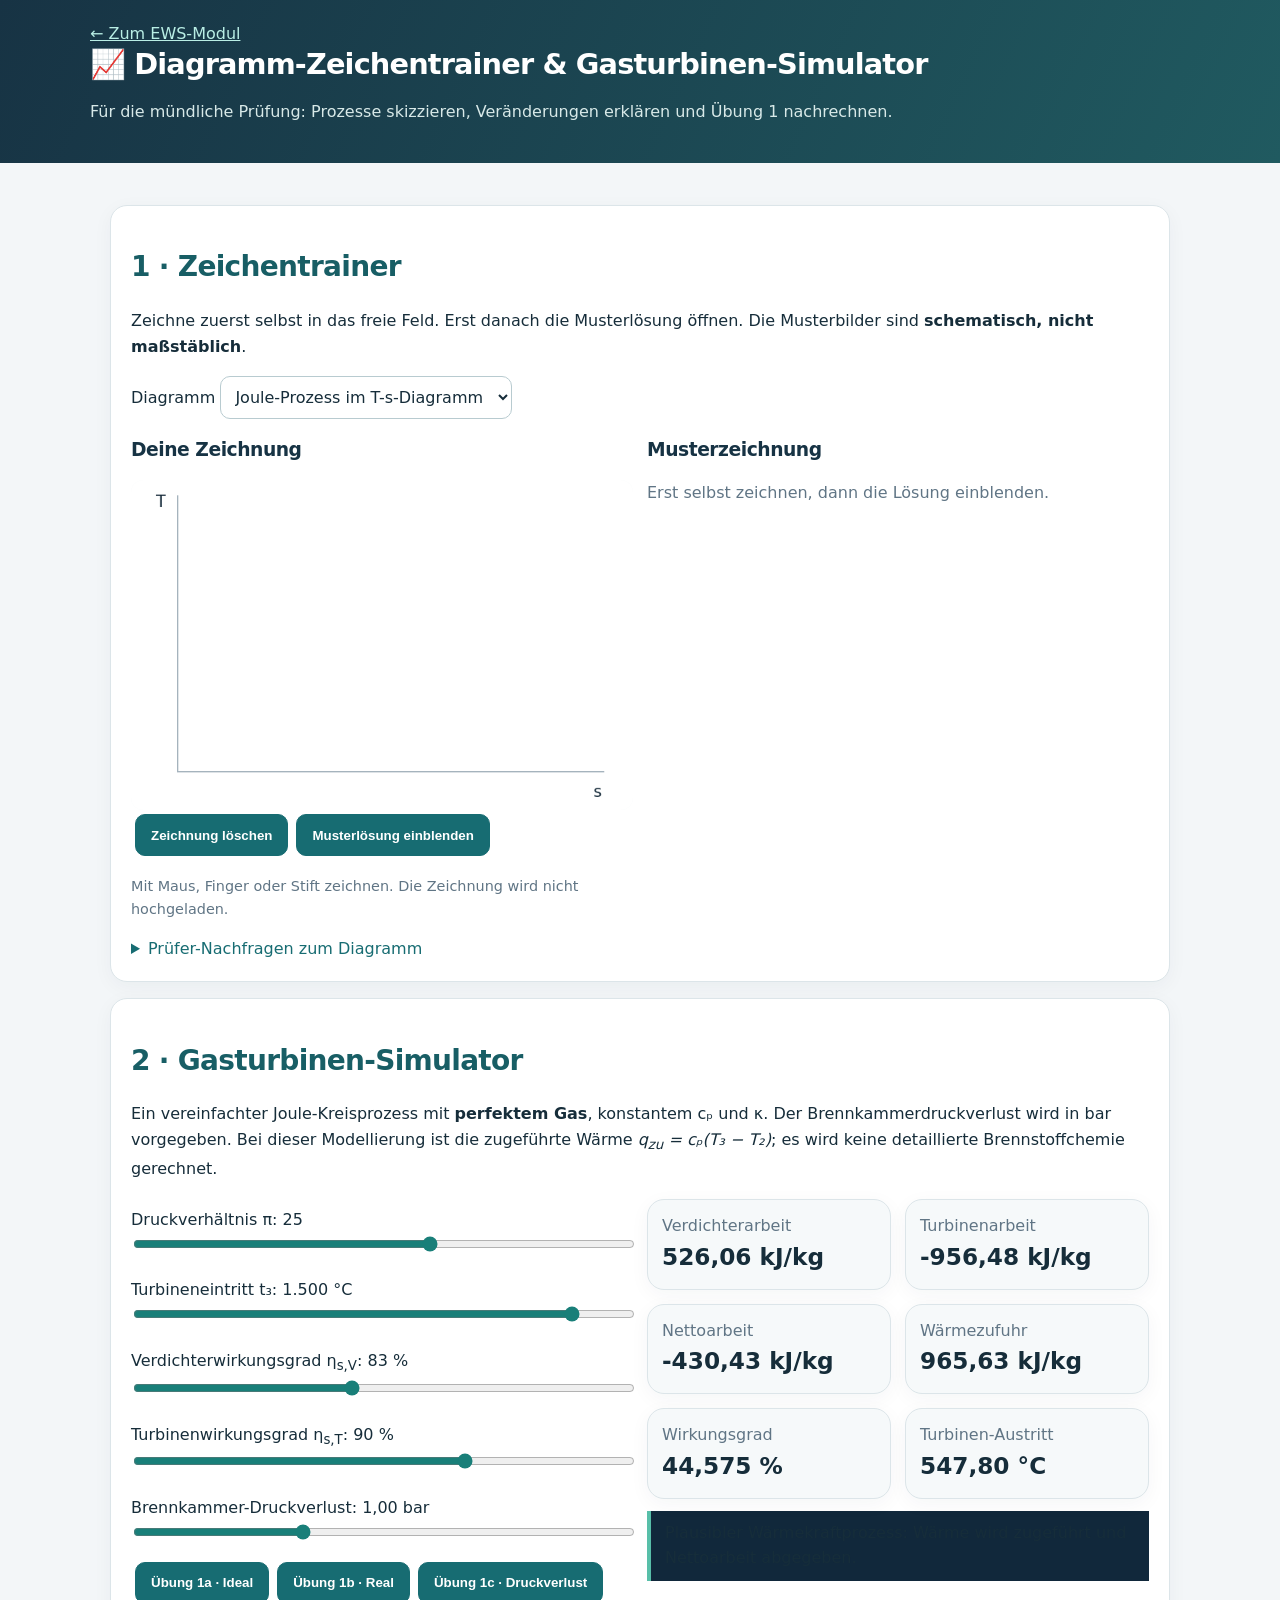
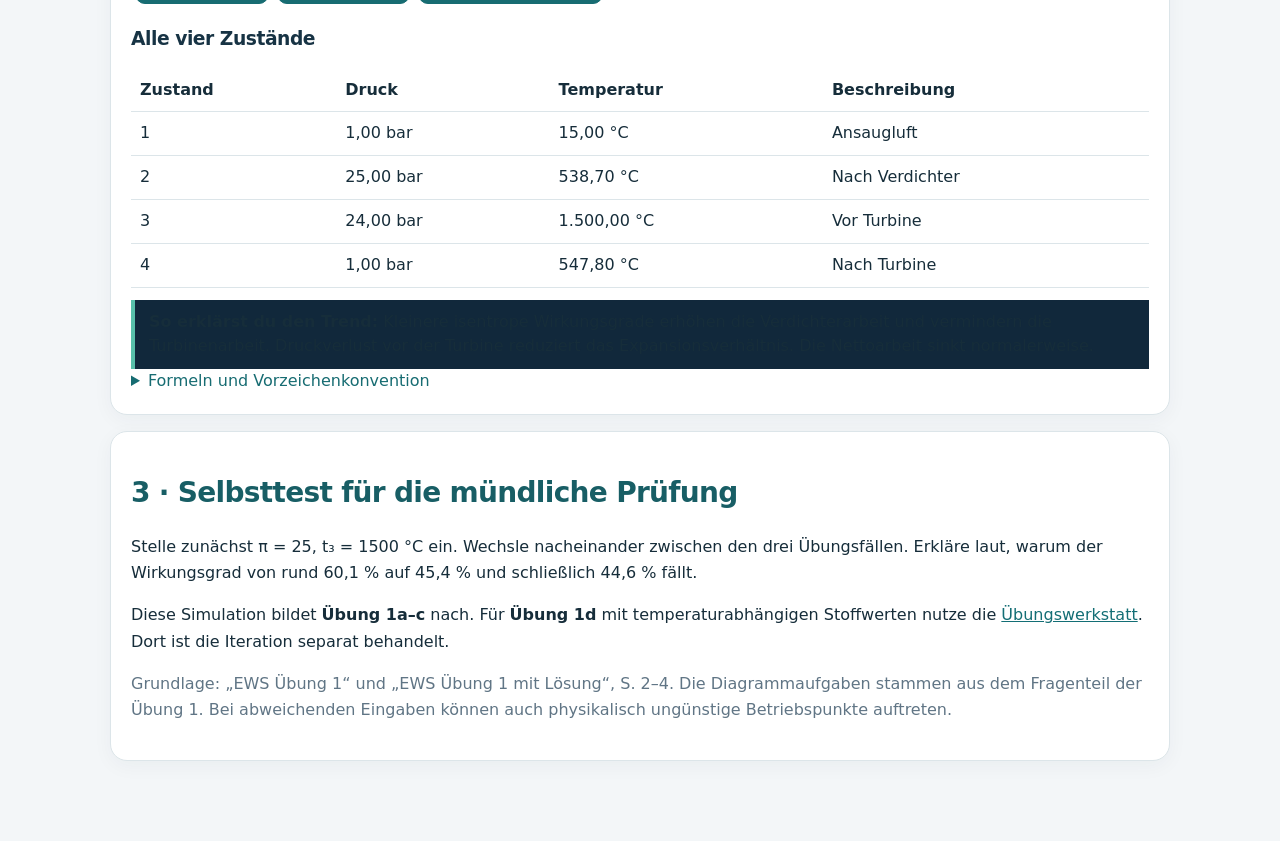
<file: module/energiewandlung/diagramm-gasturbine.html>
<!doctype html><html lang="de"><head><meta charset="utf-8"><meta name="viewport" content="width=device-width,initial-scale=1"><title>EWS · Diagramme & Gasturbinen-Simulator</title><link rel="stylesheet" href="../../assets/css/campus.css"><style>
*{box-sizing:border-box}body{background:#0e1c2c;color:#eef7fb;font-family:system-ui,sans-serif;margin:0}header{background:#172f42;padding:22px}main{max-width:1120px;margin:auto;padding:20px}a{color:#9ceee0}.panel{background:#183146;border:1px solid #456478;border-radius:16px;padding:20px;margin:16px 0}h1{font-size:1.8rem}h2{font-size:1.3rem}.muted{color:#b9cbd8}.grid{display:grid;grid-template-columns:repeat(auto-fit,minmax(240px,1fr));gap:14px}.control{display:block;padding:9px 0}.control input{width:100%}.btn{background:#288e91;color:white;border:0;border-radius:9px;padding:10px 15px;margin:4px;cursor:pointer}.btn.secondary{background:#3b596c}select{padding:10px;background:#0e2638;color:white;border:1px solid #7894a3;border-radius:8px}.stat{background:#102b3e;padding:14px;border-radius:12px}.stat strong{font-size:1.45rem;display:block}.canvasbox{position:relative;background:#f8fbfc;border-radius:12px;overflow:hidden;touch-action:none}.canvasbox canvas{width:100%;height:330px;display:block;touch-action:none;cursor:crosshair}.model{background:#f8fbfc;border-radius:12px;overflow:hidden}.model svg{width:100%;height:auto}.small{font-size:.9rem}.warning{color:#ffdb9b}.key{padding:10px 14px;border-left:4px solid #58bfa9;background:#11283b;margin-top:12px}table{width:100%;border-collapse:collapse}td,th{padding:9px;border-bottom:1px solid #486277;text-align:left}output{font-variant-numeric:tabular-nums}
</style><link rel="stylesheet" href="../../assets/css/design-system.css"></head><body class="campus-tool"><header><a href="index.html">← Zum EWS-Modul</a><h1>📈 Diagramm-Zeichentrainer & Gasturbinen-Simulator</h1><p>Für die mündliche Prüfung: Prozesse skizzieren, Veränderungen erklären und Übung 1 nachrechnen.</p></header><main>
<section class="panel"><h2>1 · Zeichentrainer</h2><p>Zeichne zuerst selbst in das freie Feld. Erst danach die Musterlösung öffnen. Die Musterbilder sind <b>schematisch, nicht maßstäblich</b>.</p><label>Diagramm <select id="diagram"><option value="ts">Joule-Prozess im T-s-Diagramm</option><option value="pv">Joule-Prozess im p-v-Diagramm</option></select></label><div class="grid"><div><h3>Deine Zeichnung</h3><div class="canvasbox"><canvas id="draw" width="700" height="430" aria-label="Zeichenfläche"></canvas></div><button class="btn secondary" id="clear">Zeichnung löschen</button><button class="btn" id="show">Musterlösung einblenden</button><p class="muted small">Mit Maus, Finger oder Stift zeichnen. Die Zeichnung wird nicht hochgeladen.</p></div><div><h3>Musterzeichnung</h3><div class="model" id="model" hidden></div><div id="guide" class="key" hidden></div><p id="hint" class="muted">Erst selbst zeichnen, dann die Lösung einblenden.</p></div></div><details><summary>Prüfer-Nachfragen zum Diagramm</summary><p>Welche Linien sind isentrop? Warum sind reale Verdichtung und Expansion im T-s-Diagramm nicht senkrecht? Was passiert mit der eingeschlossenen Fläche und dem Wirkungsgrad?</p></details></section>
<section class="panel"><h2>2 · Gasturbinen-Simulator</h2><p>Ein vereinfachter Joule-Kreisprozess mit <b>perfektem Gas</b>, konstantem cₚ und κ. Der Brennkammerdruckverlust wird in bar vorgegeben. Bei dieser Modellierung ist die zugeführte Wärme <i>q<sub>zu</sub> = cₚ(T₃ − T₂)</i>; es wird keine detaillierte Brennstoffchemie gerechnet.</p><div class="grid"><div>
<label class="control">Druckverhältnis π: <output id="piVal"></output><input id="pi" type="range" min="3" max="40" step="1" value="25"></label>
<label class="control">Turbineneintritt t₃: <output id="t3Val"></output><input id="t3" type="range" min="700" max="1600" step="25" value="1500"></label>
<label class="control">Verdichterwirkungsgrad η<sub>s,V</sub>: <output id="evVal"></output><input id="ev" type="range" min="0.7" max="1" step="0.01" value="0.83"></label>
<label class="control">Turbinenwirkungsgrad η<sub>s,T</sub>: <output id="etVal"></output><input id="et" type="range" min="0.7" max="1" step="0.01" value="0.9"></label>
<label class="control">Brennkammer-Druckverlust: <output id="dpVal"></output><input id="dp" type="range" min="0" max="3" step="0.25" value="1"></label>
<button class="btn" id="ideal">Übung 1a · Ideal</button><button class="btn" id="real">Übung 1b · Real</button><button class="btn" id="loss">Übung 1c · Druckverlust</button>
</div><div><div class="grid" id="results"></div><div id="valid" class="key"></div></div></div><h3>Alle vier Zustände</h3><div style="overflow-x:auto"><table><thead><tr><th>Zustand</th><th>Druck</th><th>Temperatur</th><th>Beschreibung</th></tr></thead><tbody id="states"></tbody></table></div><div class="key"><b>So erklärst du den Trend:</b> Kleinere isentrope Wirkungsgrade erhöhen die Verdichterarbeit und vermindern die Turbinenarbeit. Druckverlust vor der Turbine reduziert das Expansionsverhältnis. Die Nettoarbeit sinkt normalerweise.</div><details><summary>Formeln und Vorzeichenkonvention</summary><p>T₂s = T₁·π<sup>(κ−1)/κ</sup>; T₂ = T₁ + (T₂s−T₁)/η<sub>s,V</sub>. T₄s = T₃·(p₄/p₃)<sup>(κ−1)/κ</sup>; T₄ = T₃ − η<sub>s,T</sub>(T₃−T₄s). w<sub>V</sub> = cₚ(T₂−T₁), w<sub>T</sub> = cₚ(T₄−T₃), w<sub>netto</sub> = w<sub>V</sub> + w<sub>T</sub>. Die Turbinenarbeit ist in der Konvention deiner Übung negativ. η<sub>th</sub> = −w<sub>netto</sub>/q<sub>zu</sub>, sofern Nettoarbeit abgegeben und Wärme zugeführt wird.</p></details></section>
<section class="panel"><h2>3 · Selbsttest für die mündliche Prüfung</h2><p>Stelle zunächst π = 25, t₃ = 1500 °C ein. Wechsle nacheinander zwischen den drei Übungsfällen. Erkläre laut, warum der Wirkungsgrad von rund 60,1 % auf 45,4 % und schließlich 44,6 % fällt.</p><p>Diese Simulation bildet <b>Übung 1a–c</b> nach. Für <b>Übung 1d</b> mit temperaturabhängigen Stoffwerten nutze die <a href="uebungswerkstatt.html">Übungswerkstatt</a>. Dort ist die Iteration separat behandelt.</p><p class="muted">Grundlage: „EWS Übung 1“ und „EWS Übung 1 mit Lösung“, S. 2–4. Die Diagrammaufgaben stammen aus dem Fragenteil der Übung 1. Bei abweichenden Eingaben können auch physikalisch ungünstige Betriebspunkte auftreten.</p></section></main>
<script>
'use strict';const $=id=>document.getElementById(id);const c=$('draw'),ctx=c.getContext('2d');let drawing=false,last=null;function reset(){ctx.fillStyle='#fff';ctx.fillRect(0,0,c.width,c.height);ctx.strokeStyle='#a5b3bd';ctx.lineWidth=2;ctx.beginPath();ctx.moveTo(65,20);ctx.lineTo(65,380);ctx.lineTo(660,380);ctx.stroke();ctx.fillStyle='#172c3b';ctx.font='22px system-ui';ctx.fillText($('diagram').value==='ts'?'T':'p',35,35);ctx.fillText($('diagram').value==='ts'?'s':'v',645,413)}function pos(e){let r=c.getBoundingClientRect();return {x:(e.clientX-r.left)*c.width/r.width,y:(e.clientY-r.top)*c.height/r.height}}c.addEventListener('pointerdown',e=>{drawing=true;last=pos(e);c.setPointerCapture(e.pointerId)});c.addEventListener('pointermove',e=>{if(!drawing)return;let p=pos(e);ctx.strokeStyle='#1676a4';ctx.lineWidth=4;ctx.lineCap='round';ctx.beginPath();ctx.moveTo(last.x,last.y);ctx.lineTo(p.x,p.y);ctx.stroke();last=p});for(let ev of ['pointerup','pointercancel'])c.addEventListener(ev,()=>drawing=false);$('clear').onclick=reset;$('diagram').onchange=()=>{reset();$('model').hidden=true;$('guide').hidden=true;$('hint').hidden=false};
function svgWrap(inner){return '<svg viewBox="0 0 700 430" xmlns="http://www.w3.org/2000/svg" role="img" aria-label="Schematische Musterzeichnung"><rect width="700" height="430" fill="#f8fbfc"/><g stroke="#344a5c" stroke-width="3" fill="none"><path d="M65 20 V380 H665"/></g>'+inner+'</svg>'}const ts=svgWrap('<g stroke="#138e94" stroke-width="5" fill="none"><path d="M210 330 L210 170"/><path d="M210 170 Q390 90 525 95"/><path d="M525 95 L525 265"/><path d="M525 265 Q390 350 210 330"/></g><g stroke="#d07e3e" stroke-width="3" stroke-dasharray="10 7" fill="none"><path d="M210 170 Q265 182 275 205"/><path d="M525 95 Q570 170 560 285"/></g><g fill="#213f51" font-size="23" font-family="system-ui"><text x="32" y="30">T</text><text x="655" y="415">s</text><text x="185" y="357">1</text><text x="181" y="160">2</text><text x="535" y="82">3</text><text x="535" y="275">4</text><text x="275" y="185" fill="#ba6e30">real</text><text x="565" y="202" fill="#ba6e30">real</text></g>');const pv=svgWrap('<g stroke="#138e94" stroke-width="5" fill="none"><path d="M520 300 Q365 200 270 90"/><path d="M270 90 Q325 75 390 90"/><path d="M390 90 Q500 145 575 315"/><path d="M575 315 Q545 310 520 300"/></g><g fill="#213f51" font-size="23" font-family="system-ui"><text x="30" y="30">p</text><text x="653" y="415">v</text><text x="495" y="330">1</text><text x="245" y="83">2</text><text x="390" y="78">3</text><text x="580" y="322">4</text><text x="355" y="62" font-size="17">p hoch</text><text x="515" y="360" font-size="17">p niedrig</text></g>');$('show').onclick=()=>{let t=$('diagram').value;$('model').innerHTML=t==='ts'?ts:pv;$('model').hidden=false;$('guide').hidden=false;$('hint').hidden=true;$('guide').innerHTML=t==='ts'?'<b>Ideal:</b> 1→2 und 3→4 isentrop (senkrecht); 2→3 und 4→1 isobar. <b>Real:</b> Entropie steigt in Verdichter und Turbine (gestrichelte Andeutung).':'<b>Ideal:</b> 1→2 isentrope Verdichtung; 2→3 isobare Wärmezufuhr (hoher Druck); 3→4 isentrope Expansion; 4→1 isobare Wärmeabfuhr (niedriger Druck). Die Lage ist schematisch.'};reset();
const cp=1.0045,k=1.4,T1=288.15,p1=1,p4=1;const fmt=(x,n=2)=>Number.isFinite(x)?x.toLocaleString('de-DE',{minimumFractionDigits:n,maximumFractionDigits:n}):'–';function setCase(ev,et,dp){$('pi').value=25;$('t3').value=1500;$('ev').value=ev;$('et').value=et;$('dp').value=dp;calc()}$('ideal').onclick=()=>setCase(1,1,0);$('real').onclick=()=>setCase(.83,.9,0);$('loss').onclick=()=>setCase(.83,.9,1);function calc(){let pi=+$('pi').value,t3=+$('t3').value,ev=+$('ev').value,et=+$('et').value,dp=+$('dp').value,p2=p1*pi,p3=p2-dp,T3=t3+273.15;for(let [id,v,suffix] of [['pi',pi,''],['t3',t3,' °C'],['ev',ev*100,' %'],['et',et*100,' %'],['dp',dp,' bar']])$(id+'Val').textContent=fmt(v,id==='pi'?0: id==='t3'?0: id==='dp'?2:0)+suffix;let a=(k-1)/k,T2s=T1*Math.pow(pi,a),T2=T1+(T2s-T1)/ev,T4s=T3*Math.pow(p4/p3,a),T4=T3-et*(T3-T4s),wv=cp*(T2-T1),wt=cp*(T4-T3),wn=wv+wt,q=cp*(T3-T2),eta=-wn/q;let ok=q>0&&wn<0;let metrics=[['Verdichterarbeit',fmt(wv)+' kJ/kg'],['Turbinenarbeit',fmt(wt)+' kJ/kg'],['Nettoarbeit',fmt(wn)+' kJ/kg'],['Wärmezufuhr',fmt(q)+' kJ/kg'],['Wirkungsgrad',ok?fmt(100*eta,3)+' %':'nicht definiert'],['Turbinen-Austritt',fmt(T4-273.15)+' °C']];$('results').innerHTML=metrics.map(([n,v])=>'<div class="stat"><span class="muted">'+n+'</span><strong>'+v+'</strong></div>').join('');$('states').innerHTML=[[1,p1,T1,'Ansaugluft'],[2,p2,T2,'Nach Verdichter'],[3,p3,T3,'Vor Turbine'],[4,p4,T4,'Nach Turbine']].map(([i,p,T,label])=>'<tr><td>'+i+'</td><td>'+fmt(p,2)+' bar</td><td>'+fmt(T-273.15,2)+' °C</td><td>'+label+'</td></tr>').join('');$('valid').textContent=ok?'Plausibler Wärmekraftprozess: Wärme wird zugeführt und Nettoarbeit abgegeben.':'Achtung: Bei diesen Eingaben ergibt das vereinfachte Modell keinen nutzbaren Wärmekraftprozess (qzu ≤ 0 oder Nettoarbeit nicht abgegeben).'}for(let id of ['pi','t3','ev','et','dp'])$(id).addEventListener('input',calc);calc();
</script></body></html>
</file>
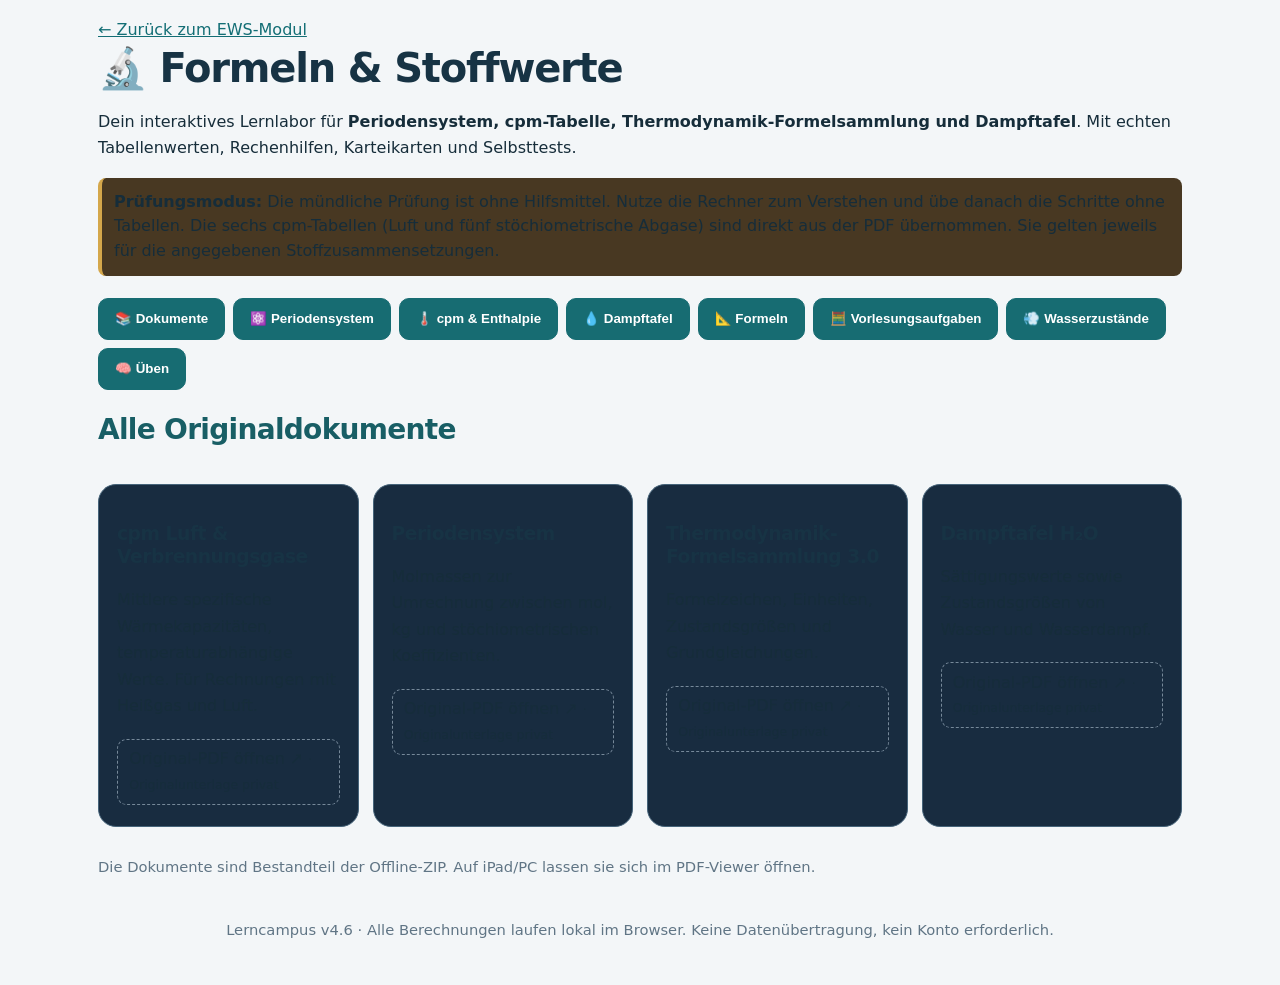
<file: module/energiewandlung/formeln-stoffwerte.html>
<!doctype html><html lang="de"><head><meta charset="utf-8"><meta name="viewport" content="width=device-width,initial-scale=1"><meta name="theme-color" content="#15283e"><title>EWS · Interaktives Formel- & Stoffwertlabor</title><link rel="stylesheet" href="../../assets/css/campus.css"><style>
:root{color-scheme:dark}body{margin:0}.lab{max-width:1120px;margin:auto;padding:18px}.lab h1{font-size:clamp(1.6rem,4vw,2.5rem)}.lab h2{margin-top:0}.lab p{line-height:1.6}.lab nav{display:flex;flex-wrap:wrap;gap:8px;margin:22px 0}.lab nav button{border:1px solid #64889b;background:#19374d;color:#fff;border-radius:12px;padding:12px 16px;cursor:pointer}.lab nav button.active{background:#267b77}.lab section{display:none}.lab section.active{display:block}.panelx{background:#182c40;border:1px solid #46647a;border-radius:18px;padding:18px;margin:14px 0}.gridx{display:grid;grid-template-columns:repeat(auto-fit,minmax(240px,1fr));gap:14px}.lab input,.lab select{padding:12px;border-radius:9px;border:1px solid #789;background:#112337;color:white;width:100%;box-sizing:border-box;font-size:16px}.lab label{display:block;margin:9px 0}.lab button{cursor:pointer;min-height:44px}.lab .action{border:0;border-radius:10px;background:#2c9e91;color:white;padding:10px 16px}.lab .result{background:#123e43;border-left:4px solid #52d6b6;padding:14px;margin-top:12px;border-radius:8px;white-space:pre-line}.lab .warn{background:#483822;border-left:4px solid #d4a74b;padding:12px;border-radius:8px}.lab .muted{color:#b4c8d3;font-size:.92rem}.lab a{color:#85d9d1}.lab details{border:1px solid #547084;padding:12px;border-radius:12px;margin:10px 0}.lab summary{cursor:pointer;font-weight:700}.lab .tag{display:inline-block;border:1px solid #6c8996;border-radius:8px;padding:3px 7px;font-size:.8rem;margin:2px}.lab .flash{min-height:125px;display:flex;align-items:center;justify-content:center;text-align:center;font-size:1.2rem}.lab .qopt{display:block;width:100%;margin:6px 0;text-align:left;background:#23435a;border:1px solid #57768b;border-radius:9px;color:white;padding:12px}.lab .qopt:disabled{opacity:.75}.lab table{border-collapse:collapse;width:100%}.lab th,.lab td{padding:8px;border-bottom:1px solid #456;text-align:left}.lab .scroll{overflow-x:auto}.lab .mini{font-size:.9rem}@media(max-width:600px){.lab{padding:12px}.panelx{padding:14px}}
</style><link rel="stylesheet" href="../../assets/css/design-system.css"></head><body class="campus-tool"><div class="lab"><a href="index.html">← Zurück zum EWS-Modul</a><h1>🔬 Formeln & Stoffwerte</h1><p>Dein interaktives Lernlabor für <b>Periodensystem, cpm-Tabelle, Thermodynamik-Formelsammlung und Dampftafel</b>. Mit echten Tabellenwerten, Rechenhilfen, Karteikarten und Selbsttests.</p><div class="warn"><b>Prüfungsmodus:</b> Die mündliche Prüfung ist ohne Hilfsmittel. Nutze die Rechner zum Verstehen und übe danach die Schritte ohne Tabellen. Die sechs cpm-Tabellen (Luft und fünf stöchiometrische Abgase) sind direkt aus der PDF übernommen. Sie gelten jeweils für die angegebenen Stoffzusammensetzungen.</div>
<nav id="labnav"><button data-show="docs" class="active">📚 Dokumente</button><button data-show="elements">⚛️ Periodensystem</button><button data-show="cp">🌡️ cpm & Enthalpie</button><button data-show="steam">💧 Dampftafel</button><button data-show="formula">📐 Formeln</button><button data-show="examples">🧮 Vorlesungsaufgaben</button><button data-show="states">💨 Wasserzustände</button><button data-show="practice">🧠 Üben</button></nav>
<section id="docs" class="active"><h2>Alle Originaldokumente</h2><div class="gridx">
<div class="panelx"><h3>cpm Luft & Verbrennungsgase</h3><p>Mittlere spezifische Wärmekapazitäten, temperaturabhängige Werte. Für Rechnungen mit Heißgas und Luft.</p><span class="private-source-note" title="Kursunterlage ist aus urheberrechtlichen Gründen nicht auf der öffentlichen Website hinterlegt">Original-PDF öffnen ↗ <small>· Originalunterlage privat</small></span></div>
<div class="panelx"><h3>Periodensystem</h3><p>Molmassen zur Umrechnung zwischen mol, kg und stöchiometrischen Koeffizienten.</p><span class="private-source-note" title="Kursunterlage ist aus urheberrechtlichen Gründen nicht auf der öffentlichen Website hinterlegt">Original-PDF öffnen ↗ <small>· Originalunterlage privat</small></span></div>
<div class="panelx"><h3>Thermodynamik-Formelsammlung 3.0</h3><p>Formelzeichen, Einheiten, Zustandsgrößen und Grundgleichungen.</p><span class="private-source-note" title="Kursunterlage ist aus urheberrechtlichen Gründen nicht auf der öffentlichen Website hinterlegt">Original-PDF öffnen ↗ <small>· Originalunterlage privat</small></span></div>
<div class="panelx"><h3>Dampftafel H₂O</h3><p>Sättigungswerte sowie Zustandsgrößen von Wasser und Wasserdampf.</p><span class="private-source-note" title="Kursunterlage ist aus urheberrechtlichen Gründen nicht auf der öffentlichen Website hinterlegt">Original-PDF öffnen ↗ <small>· Originalunterlage privat</small></span></div>
</div><p class="muted">Die Dokumente sind Bestandteil der Offline-ZIP. Auf iPad/PC lassen sie sich im PDF-Viewer öffnen.</p></section>
<section id="elements"><h2>Periodensystem: molare Massen</h2><p>Wähle ein Element oder berechne die molare Masse einer häufigen Verbindung. Für komplexe Summenformeln bitte das Originalperiodensystem verwenden.</p><div class="gridx"><div class="panelx"><label>Element<select id="element"></select></label><div id="elementResult" class="result"></div></div><div class="panelx"><label>Verbindung<select id="compound"></select></label><div id="compoundResult" class="result"></div></div></div><details><summary>So verwendest du die molare Masse</summary><p>m = n · M. Beispiel: 2 mol O₂ haben bei M(O₂) ≈ 32 g/mol eine Masse von 64 g. In Verbrennungsreaktionen sind die Koeffizienten Stoffmengenverhältnisse, keine Massenverhältnisse.</p></details></section>
<section id="cp"><h2>cpm: Luftwerte aus der Originaltabelle</h2><p>Die Suchwerte stammen aus <b>allen sechs Tabellen</b> der hochgeladenen PDF, in kJ/(kg·K). Angezeigt werden nur Temperaturen, für die die extrahierte Tabelle Werte enthält; außerhalb des Bereichs erfolgt keine Extrapolation.</p><div class="gridx"><div class="panelx"><label>Medium<select id="cpMedium"></select></label><label>Temperatur t [°C]<input id="cpT" type="number" value="500" step="1" min="0" max="1519"></label><button class="action" id="cpLookup">Wert nachschlagen</button><div id="cpResult" class="result" aria-live="polite"></div></div><div class="panelx"><h3>Enthalpiedifferenz mit mittleren cpm-Werten</h3><label>Medium<select id="hMedium"></select></label><label>Starttemperatur t₁ [°C]<input id="hT1" type="number" value="25" min="0" max="1519"></label><label>Endtemperatur t₂ [°C]<input id="hT2" type="number" value="500" min="0" max="1519"></label><button class="action" id="hCalc">Δh berechnen</button><div id="hResult" class="result"></div><p class="muted">Für die tabellierte mittlere Wärmekapazität von 0 °C bis t gilt h(t)−h(0 °C) ≈ cpm(0→t) · t. Daher Δh = cpm(t₂)·t₂ − cpm(t₁)·t₁. Nicht einfach cpm(t₂)·(t₂−t₁) rechnen.</p></div></div><details><summary>Wichtig: Gültigkeitsbereich der Abgaswerte</summary><p>Die Abgas-Tabellen sind ausdrücklich für <b>stöchiometrische Verbrennung</b> der jeweils angegebenen Brennstoffe berechnet. Für λ ≠ 1 ändern sich Zusammensetzung und cpm; die Tabellenwerte dürfen dann nicht unkritisch übernommen werden. Temperaturbereich: 0 bis 1519 °C in 1-°C-Schritten.</p></details></section>
<section id="steam"><h2>Dampftafel verstehen</h2><p>Bei Sättigung sind Flüssigkeit (′) und Dampf (″) im Gleichgewicht. Ein Nassdampfzustand liegt zwischen beiden. Der Dampfgehalt x ist der <b>Massenanteil des Dampfes</b>.</p><div class="panelx"><h3>Digitale Sättigungstafel · Originalwerte</h3><p>Wähle eine Tabellenzeile nach Temperatur oder Druck. Es werden <b>nur Original-Zeilen</b> angezeigt, keine geschätzten Zwischenwerte. Der Druck wird zur Übersicht in bar angezeigt.</p><div class="gridx"><label>Tabellentyp<select id="satMode"><option value="temp">Temperaturtafel</option><option value="pressure">Drucktafel</option></select></label><label>Tabellenzeile<select id="satRow"></select></label></div><div id="satDetails" class="result"></div><button class="action" id="satTransfer">h′ und h″ in den Nassdampf-Rechner übernehmen</button><p id="satTransferMessage" class="muted" aria-live="polite"></p><p class="muted">Original: Dampftafel H₂O, Version 1.1 (2019), Kapitel 1.1 und 1.2. Spezifische Volumina v′ sind in dm³/kg; v″ kann je nach Temperaturbereich in dm³/kg oder m³/kg tabelliert sein. Für die Berechnung verwenden wir deshalb die eindeutig beschrifteten Enthalpie- und Entropiewerte.</p></div><div class="gridx"><div class="panelx"><h3>Interaktiver Nassdampf-Rechner</h3><label>Siedeflüssigkeits-Enthalpie h′ [kJ/kg]<input id="hf" type="number" value="419.1" step=".1"></label><label>Sattdampf-Enthalpie h″ [kJ/kg]<input id="hg" type="number" value="2675.6" step=".1"></label><label>Dampfgehalt x [0–1]<input id="x" type="range" min="0" max="1" step=".01" value=".5"><span id="xDisplay">0,50</span></label><button class="action" id="steamCalc">Nassdampf-Enthalpie berechnen</button><div class="result" id="steamResult"></div><p class="muted">Vorgabewerte aus der Sättigungstafel bei 100 °C; andere Zustände kannst du jetzt direkt aus der digitalen Tabelle übernehmen.</p></div><div class="panelx"><h3>So liest du die Dampftafel</h3><ol><li>Prüfe, ob Temperatur oder Druck gegeben ist.</li><li>Suche die Sättigungszeile und beachte die Einheiten.</li><li>Unterscheide Strich ′ (Flüssigkeit) und Doppelstrich ″ (Dampf).</li><li>Für Nassdampf gilt h = h′ + x·(h″−h′).</li><li>Für überhitzten Dampf oder unterkühltes Wasser andere Tabellenbereiche nutzen.</li></ol><span class="private-source-note" title="Kursunterlage ist aus urheberrechtlichen Gründen nicht auf der öffentlichen Website hinterlegt">Dampftafel öffnen ↗ <small>· Originalunterlage privat</small></span></div></div><details><summary>Kontrollfrage: Was bedeutet x = 0,25?</summary><p>25 % der Masse sind Dampf und 75 % Flüssigkeit. Das bedeutet nicht, dass 25 % des Volumens Dampf sind.</p></details></section>
<section id="formula"><h2>Thermodynamik-Formeltrainer</h2><label>Formeln filtern<input id="formulaSearch" placeholder="z. B. Enthalpie, Dichte, Wirkungsgrad"></label><div id="formulaCards" class="gridx"></div><p class="muted">Grundformeln nach der hochgeladenen Formelsammlung; einzelne Prozessformeln sind zusätzlich aus EWS Vorlesung 1/2 übernommen und entsprechend gekennzeichnet.</p></section>
<section id="examples"><h2>Rechenaufgaben aus EWS V1–V3</h2>
<div class="panelx"><h3>V1 · Idealer Joule-Prozess (Folie 16 V3)</h3><p>p₁ = 1 bar, t₁ = 15 °C, π = 25, t₃ = 1500 °C, κ = 1,4 und cₚ = 1,0045 kJ/(kg·K). Berechne T₂, T₄, Verdichterarbeit, Turbinenarbeit und thermischen Wirkungsgrad. Ideale isentrope Zustandsänderungen.</p><button class="action" id="jouleCalc">Rechenweg anzeigen</button><div id="jouleResult" class="result" style="display:none"></div></div>
<div class="panelx"><h3>V2 · Verbrennung von Propan</h3><p>Reaktion: C₃H₈ + 5 O₂ → 3 CO₂ + 4 H₂O. Wie viel kg O₂ und trockene Luft sind stöchiometrisch für 1 kg Propan nötig? Wie groß ist der tatsächliche Luftbedarf bei λ = 1,3? Nutze die in V2 verwendete Sauerstoff-Massenfraktion der Luft von 0,23135.</p><button class="action" id="propaneCalc">Rechenweg anzeigen</button><div id="propaneResult" class="result" style="display:none"></div></div>
<div class="panelx"><h3>V3 · DWSIM: Modellvergleich</h3><p>Vergleiche den idealen Joule-Prozess mit einem Modell, das Verdichter- und Turbinenwirkungsgrade sowie 1 bar Brennkammer-Druckverlust enthält. Überlege vor dem Aufklappen: Welche Veränderungen erwartest du?</p><details><summary>Erwartungshorizont</summary><p>Bei gleichem Druckverhältnis benötigt der reale Verdichter mehr Arbeit. Die reale Turbine liefert weniger Arbeit; Druckverlust in der Brennkammer vermindert das nutzbare Expansionsverhältnis. Damit sinken in der Regel Nettoarbeit und thermischer Wirkungsgrad gegenüber dem idealisierten Modell. In DWSIM müssen Stoffmodell und Randbedingungen konsistent gewählt werden.</p></details></div>
</section><section id="states"><h2>Unterkühltes Wasser & überhitzter Dampf</h2><p>Digitale Zustandswerte aus <b>Kapitel 2</b> deiner Dampftafel. Wähle einen tabellierten Druck und eine Temperatur. Angezeigt werden spezifisches Volumen, innere Energie, Enthalpie und Entropie. Die Tabellen enthalten je nach Druck sowohl flüssige als auch dampfförmige Zustände.</p><div class="panelx gridx"><label>Druck p [kPa]<select id="stateP"></select></label><label>Temperatur t [°C]<select id="stateT"></select></label></div><div class="panelx"><button class="action" id="stateCalc">Zustandswerte anzeigen</button><div class="result" id="stateResult"></div><button class="action" id="stateTransfer" style="margin-top:12px">Enthalpie für Vergleich merken</button><div class="result" id="stateCompare" style="display:none"></div></div><div class="panelx"><h3>Übung: Wärmezufuhr bei konstantem Druck</h3><p>Wähle erst einen Anfangszustand und klicke auf „Enthalpie für Vergleich merken“. Wähle anschließend bei <b>demselben Druck</b> einen Endzustand und berechne die spezifische Enthalpiedifferenz Δh = h₂ − h₁. Für einen stationären Durchfluss ohne technische Arbeit und bei vernachlässigbarer Änderung der kinetischen und potenziellen Energie entspricht diese der spezifischen Wärmezufuhr.</p><button class="action" id="stateDelta">Δh berechnen</button><div class="result" id="stateDeltaResult"></div></div><details><summary>Prüfungswissen: Welcher Zustand liegt vor?</summary><p>Vergleiche die Temperatur mit der Sättigungstemperatur bei diesem Druck. Darunter liegt unterkühltes Wasser vor; darüber überhitzter Dampf. An der Sättigungslinie können zwei Phasen existieren. Für Nassdampf benötigst du zusätzlich den Dampfgehalt x und die Sättigungstafel. Bei überkritischem Druck ist diese Einteilung nicht anwendbar.</p></details><p class="muted">Nur tatsächlich tabellierte Punkte; keine Interpolation oder Extrapolation. Originalquelle: Dampftafel für Wasser, Version 1.1 (2019), Kapitel 2, Seiten 5–11. Die angezeigte Seitenzahl wird am Ergebnis angegeben. Die Volumeneinheit folgt der PDF-Spaltenüberschrift (dm³/kg).</p></section><section id="practice"><h2>Aktiv lernen</h2><div class="gridx"><div class="panelx"><h3>Karteikarten</h3><div id="card" class="flash"></div><div style="display:flex;gap:8px;flex-wrap:wrap"><button class="action" id="flip">Antwort zeigen</button><button class="action" id="next">Nächste Karte →</button></div><p class="muted" id="cardCount"></p></div><div class="panelx"><h3>Mini-Quiz</h3><p id="question"></p><div id="options"></div><div id="feedback" class="result" style="display:none"></div><button class="action" id="nextQ" style="margin-top:10px">Nächste Frage →</button><p class="muted" id="score"></p></div></div><div class="panelx"><h3>Mündliche Prüfung: Erklären statt Anklicken</h3><p>Erkläre laut, <b>warum die mittlere Wärmekapazität temperaturabhängig ist</b> und weshalb eine Enthalpiedifferenz aus zwei tabellierten Bezugswerten berechnet wird.</p><details><summary>Erwartungshorizont anzeigen</summary><p>Die Wärmekapazität verändert sich mit der Temperatur. Eine mittlere Wärmekapazität gilt für ein bestimmtes Temperaturintervall. Für ein gemeinsames Referenzniveau kann man die jeweiligen Enthalpiebeiträge bilden und voneinander abziehen. Entscheidend ist, den Nullpunkt und die Einheit konsistent zu halten.</p></details></div></section>
<footer class="muted" style="padding:25px 0">Lerncampus v4.6 · Alle Berechnungen laufen lokal im Browser. Keine Datenübertragung, kein Konto erforderlich.</footer></div>
<script>const CPM={"Luft":{"0":1.0037,"1":1.0037,"2":1.0037,"3":1.0038,"4":1.0038,"5":1.0038,"6":1.0038,"7":1.0038,"8":1.0038,"9":1.0039,"10":1.0039,"11":1.0039,"12":1.0039,"13":1.0039,"14":1.004,"15":1.004,"16":1.004,"17":1.004,"18":1.004,"19":1.0041,"20":1.0041,"21":1.0041,"22":1.0041,"23":1.0041,"24":1.0042,"25":1.0042,"26":1.0042,"27":1.0042,"28":1.0042,"29":1.0043,"30":1.0043,"31":1.0043,"32":1.0043,"33":1.0044,"34":1.0044,"35":1.0044,"36":1.0044,"37":1.0045,"38":1.0045,"39":1.0045,"40":1.0045,"41":1.0046,"42":1.0046,"43":1.0046,"44":1.0046,"45":1.0047,"46":1.0047,"47":1.0047,"48":1.0047,"49":1.0048,"50":1.0048,"51":1.0048,"52":1.0048,"53":1.0049,"54":1.0049,"55":1.0049,"56":1.005,"57":1.005,"58":1.005,"59":1.005,"60":1.0051,"61":1.0051,"62":1.0051,"63":1.0052,"64":1.0052,"65":1.0052,"66":1.0053,"67":1.0053,"68":1.0053,"69":1.0053,"70":1.0054,"71":1.0054,"72":1.0054,"73":1.0055,"74":1.0055,"75":1.0055,"76":1.0056,"77":1.0056,"78":1.0056,"79":1.0057,"80":1.0057,"81":1.0057,"82":1.0058,"83":1.0058,"84":1.0059,"85":1.0059,"86":1.0059,"87":1.006,"88":1.006,"89":1.006,"90":1.0061,"91":1.0061,"92":1.0061,"93":1.0062,"94":1.0062,"95":1.0063,"96":1.0063,"97":1.0063,"98":1.0064,"99":1.0064,"100":1.0064,"101":1.0065,"102":1.0065,"103":1.0066,"104":1.0066,"105":1.0066,"106":1.0067,"107":1.0067,"108":1.0068,"109":1.0068,"110":1.0069,"111":1.0069,"112":1.0069,"113":1.007,"114":1.007,"115":1.0071,"116":1.0071,"117":1.0072,"118":1.0072,"119":1.0072,"120":1.0073,"121":1.0073,"122":1.0074,"123":1.0074,"124":1.0075,"125":1.0075,"126":1.0076,"127":1.0076,"128":1.0076,"129":1.0077,"130":1.0077,"131":1.0078,"132":1.0078,"133":1.0079,"134":1.0079,"135":1.008,"136":1.008,"137":1.0081,"138":1.0081,"139":1.0082,"140":1.0082,"141":1.0083,"142":1.0083,"143":1.0084,"144":1.0084,"145":1.0085,"146":1.0085,"147":1.0086,"148":1.0086,"149":1.0087,"150":1.0087,"151":1.0088,"152":1.0088,"153":1.0089,"154":1.0089,"155":1.009,"156":1.009,"157":1.0091,"158":1.0091,"159":1.0092,"160":1.0093,"161":1.0093,"162":1.0094,"163":1.0094,"164":1.0095,"165":1.0095,"166":1.0096,"167":1.0096,"168":1.0097,"169":1.0098,"170":1.0098,"171":1.0099,"172":1.0099,"173":1.01,"174":1.01,"175":1.0101,"176":1.0102,"177":1.0102,"178":1.0103,"179":1.0103,"180":1.0104,"181":1.0105,"182":1.0105,"183":1.0106,"184":1.0106,"185":1.0107,"186":1.0108,"187":1.0108,"188":1.0109,"189":1.0109,"190":1.011,"191":1.0111,"192":1.0111,"193":1.0112,"194":1.0113,"195":1.0113,"196":1.0114,"197":1.0114,"198":1.0115,"199":1.0116,"200":1.0116,"201":1.0117,"202":1.0118,"203":1.0118,"204":1.0119,"205":1.012,"206":1.012,"207":1.0121,"208":1.0122,"209":1.0122,"210":1.0123,"211":1.0124,"212":1.0124,"213":1.0125,"214":1.0126,"215":1.0126,"216":1.0127,"217":1.0128,"218":1.0128,"219":1.0129,"220":1.013,"221":1.013,"222":1.0131,"223":1.0132,"224":1.0133,"225":1.0133,"226":1.0134,"227":1.0135,"228":1.0135,"229":1.0136,"230":1.0137,"231":1.0138,"232":1.0138,"233":1.0139,"234":1.014,"235":1.014,"236":1.0141,"237":1.0142,"238":1.0143,"239":1.0143,"240":1.0144,"241":1.0145,"242":1.0146,"243":1.0146,"244":1.0147,"245":1.0148,"246":1.0149,"247":1.0149,"248":1.015,"249":1.0151,"250":1.0152,"251":1.0152,"252":1.0153,"253":1.0154,"254":1.0155,"255":1.0155,"256":1.0156,"257":1.0157,"258":1.0158,"259":1.0158,"260":1.0159,"261":1.016,"262":1.0161,"263":1.0162,"264":1.0162,"265":1.0163,"266":1.0164,"267":1.0165,"268":1.0166,"269":1.0166,"270":1.0167,"271":1.0168,"272":1.0169,"273":1.017,"274":1.017,"275":1.0171,"276":1.0172,"277":1.0173,"278":1.0174,"279":1.0174,"280":1.0175,"281":1.0176,"282":1.0177,"283":1.0178,"284":1.0179,"285":1.0179,"286":1.018,"287":1.0181,"288":1.0182,"289":1.0183,"290":1.0184,"291":1.0184,"292":1.0185,"293":1.0186,"294":1.0187,"295":1.0188,"296":1.0189,"297":1.0189,"298":1.019,"299":1.0191,"300":1.0192,"301":1.0193,"302":1.0194,"303":1.0195,"304":1.0195,"305":1.0196,"306":1.0197,"307":1.0198,"308":1.0199,"309":1.02,"310":1.0201,"311":1.0202,"312":1.0202,"313":1.0203,"314":1.0204,"315":1.0205,"316":1.0206,"317":1.0207,"318":1.0208,"319":1.0209,"320":1.0209,"321":1.021,"322":1.0211,"323":1.0212,"324":1.0213,"325":1.0214,"326":1.0215,"327":1.0216,"328":1.0217,"329":1.0218,"330":1.0218,"331":1.0219,"332":1.022,"333":1.0221,"334":1.0222,"335":1.0223,"336":1.0224,"337":1.0225,"338":1.0226,"339":1.0227,"340":1.0228,"341":1.0229,"342":1.0229,"343":1.023,"344":1.0231,"345":1.0232,"346":1.0233,"347":1.0234,"348":1.0235,"349":1.0236,"350":1.0237,"351":1.0238,"352":1.0239,"353":1.024,"354":1.0241,"355":1.0242,"356":1.0243,"357":1.0244,"358":1.0244,"359":1.0245,"360":1.0246,"361":1.0247,"362":1.0248,"363":1.0249,"364":1.025,"365":1.0251,"366":1.0252,"367":1.0253,"368":1.0254,"369":1.0255,"370":1.0256,"371":1.0257,"372":1.0258,"373":1.0259,"374":1.026,"375":1.0261,"376":1.0262,"377":1.0263,"378":1.0264,"379":1.0265,"380":1.0266,"381":1.0267,"382":1.0268,"383":1.0269,"384":1.027,"385":1.0271,"386":1.0272,"387":1.0272,"388":1.0273,"389":1.0274,"390":1.0275,"391":1.0276,"392":1.0277,"393":1.0278,"394":1.0279,"395":1.028,"396":1.0281,"397":1.0282,"398":1.0283,"399":1.0284,"400":1.0285,"401":1.0286,"402":1.0287,"403":1.0288,"404":1.0289,"405":1.029,"406":1.0291,"407":1.0292,"408":1.0293,"409":1.0294,"410":1.0295,"411":1.0296,"412":1.0297,"413":1.0298,"414":1.0299,"415":1.03,"416":1.0301,"417":1.0302,"418":1.0303,"419":1.0305,"420":1.0306,"421":1.0307,"422":1.0308,"423":1.0309,"424":1.031,"425":1.0311,"426":1.0312,"427":1.0313,"428":1.0314,"429":1.0315,"430":1.0316,"431":1.0317,"432":1.0318,"433":1.0319,"434":1.032,"435":1.0321,"436":1.0322,"437":1.0323,"438":1.0324,"439":1.0325,"440":1.0326,"441":1.0327,"442":1.0328,"443":1.0329,"444":1.033,"445":1.0331,"446":1.0332,"447":1.0333,"448":1.0334,"449":1.0335,"450":1.0336,"451":1.0337,"452":1.0339,"453":1.034,"454":1.0341,"455":1.0342,"456":1.0343,"457":1.0344,"458":1.0345,"459":1.0346,"460":1.0347,"461":1.0348,"462":1.0349,"463":1.035,"464":1.0351,"465":1.0352,"466":1.0353,"467":1.0354,"468":1.0355,"469":1.0356,"470":1.0357,"471":1.0358,"472":1.0359,"473":1.0361,"474":1.0362,"475":1.0363,"476":1.0364,"477":1.0365,"478":1.0366,"479":1.0367,"480":1.0368,"481":1.0369,"482":1.037,"483":1.0371,"484":1.0372,"485":1.0373,"486":1.0374,"487":1.0375,"488":1.0376,"489":1.0378,"490":1.0379,"491":1.038,"492":1.0381,"493":1.0382,"494":1.0383,"495":1.0384,"496":1.0385,"497":1.0386,"498":1.0387,"499":1.0388,"500":1.0389,"501":1.039,"502":1.0391,"503":1.0392,"504":1.0394,"505":1.0395,"506":1.0396,"507":1.0397,"508":1.0398,"509":1.0399,"510":1.04,"511":1.0401,"512":1.0402,"513":1.0403,"514":1.0404,"515":1.0405,"516":1.0406,"517":1.0408,"518":1.0409,"519":1.041,"520":1.0411,"521":1.0412,"522":1.0413,"523":1.0414,"524":1.0415,"525":1.0416,"526":1.0417,"527":1.0418,"528":1.0419,"529":1.042,"530":1.0422,"531":1.0423,"532":1.0424,"533":1.0425,"534":1.0426,"535":1.0427,"536":1.0428,"537":1.0429,"538":1.043,"539":1.0431,"540":1.0432,"541":1.0433,"542":1.0435,"543":1.0436,"544":1.0437,"545":1.0438,"546":1.0439,"547":1.044,"548":1.0441,"549":1.0442,"550":1.0443,"551":1.0444,"552":1.0445,"553":1.0446,"554":1.0448,"555":1.0449,"556":1.045,"557":1.0451,"558":1.0452,"559":1.0453,"560":1.0454,"561":1.0455,"562":1.0456,"563":1.0457,"564":1.0458,"565":1.046,"566":1.0461,"567":1.0462,"568":1.0463,"569":1.0464,"570":1.0465,"571":1.0466,"572":1.0467,"573":1.0468,"574":1.0469,"575":1.047,"576":1.0471,"577":1.0473,"578":1.0474,"579":1.0475,"580":1.0476,"581":1.0477,"582":1.0478,"583":1.0479,"584":1.048,"585":1.0481,"586":1.0482,"587":1.0483,"588":1.0485,"589":1.0486,"590":1.0487,"591":1.0488,"592":1.0489,"593":1.049,"594":1.0491,"595":1.0492,"596":1.0493,"597":1.0494,"598":1.0495,"599":1.0497,"600":1.0498,"601":1.0499,"602":1.05,"603":1.0501,"604":1.0502,"605":1.0503,"606":1.0504,"607":1.0505,"608":1.0506,"609":1.0507,"610":1.0509,"611":1.051,"612":1.0511,"613":1.0512,"614":1.0513,"615":1.0514,"616":1.0515,"617":1.0516,"618":1.0517,"619":1.0518,"620":1.0519,"621":1.0521,"622":1.0522,"623":1.0523,"624":1.0524,"625":1.0525,"626":1.0526,"627":1.0527,"628":1.0528,"629":1.0529,"630":1.053,"631":1.0531,"632":1.0533,"633":1.0534,"634":1.0535,"635":1.0536,"636":1.0537,"637":1.0538,"638":1.0539,"639":1.054,"640":1.0541,"641":1.0542,"642":1.0543,"643":1.0544,"644":1.0546,"645":1.0547,"646":1.0548,"647":1.0549,"648":1.055,"649":1.0551,"650":1.0552,"651":1.0553,"652":1.0554,"653":1.0555,"654":1.0556,"655":1.0558,"656":1.0559,"657":1.056,"658":1.0561,"659":1.0562,"660":1.0563,"661":1.0564,"662":1.0565,"663":1.0566,"664":1.0567,"665":1.0568,"666":1.0569,"667":1.0571,"668":1.0572,"669":1.0573,"670":1.0574,"671":1.0575,"672":1.0576,"673":1.0577,"674":1.0578,"675":1.0579,"676":1.058,"677":1.0581,"678":1.0582,"679":1.0584,"680":1.0585,"681":1.0586,"682":1.0587,"683":1.0588,"684":1.0589,"685":1.059,"686":1.0591,"687":1.0592,"688":1.0593,"689":1.0594,"690":1.0595,"691":1.0596,"692":1.0598,"693":1.0599,"694":1.06,"695":1.0601,"696":1.0602,"697":1.0603,"698":1.0604,"699":1.0605,"700":1.0606,"701":1.0607,"702":1.0608,"703":1.0609,"704":1.061,"705":1.0612,"706":1.0613,"707":1.0614,"708":1.0615,"709":1.0616,"710":1.0617,"711":1.0618,"712":1.0619,"713":1.062,"714":1.0621,"715":1.0622,"716":1.0623,"717":1.0624,"718":1.0625,"719":1.0627,"720":1.0628,"721":1.0629,"722":1.063,"723":1.0631,"724":1.0632,"725":1.0633,"726":1.0634,"727":1.0635,"728":1.0636,"729":1.0637,"730":1.0638,"731":1.0639,"732":1.064,"733":1.0642,"734":1.0643,"735":1.0644,"736":1.0645,"737":1.0646,"738":1.0647,"739":1.0648,"740":1.0649,"741":1.065,"742":1.0651,"743":1.0652,"744":1.0653,"745":1.0654,"746":1.0655,"747":1.0656,"748":1.0657,"749":1.0659,"750":1.066,"751":1.0661,"752":1.0662,"753":1.0663,"754":1.0664,"755":1.0665,"756":1.0666,"757":1.0667,"758":1.0668,"759":1.0669,"760":1.067,"761":1.0671,"762":1.0672,"763":1.0673,"764":1.0674,"765":1.0675,"766":1.0676,"767":1.0678,"768":1.0679,"769":1.068,"770":1.0681,"771":1.0682,"772":1.0683,"773":1.0684,"774":1.0685,"775":1.0686,"776":1.0687,"777":1.0688,"778":1.0689,"779":1.069,"780":1.0691,"781":1.0692,"782":1.0693,"783":1.0694,"784":1.0695,"785":1.0696,"786":1.0697,"787":1.0699,"788":1.07,"789":1.0701,"790":1.0702,"791":1.0703,"792":1.0704,"793":1.0705,"794":1.0706,"795":1.0707,"796":1.0708,"797":1.0709,"798":1.071,"799":1.0711,"800":1.0712,"801":1.0713,"802":1.0714,"803":1.0715,"804":1.0716,"805":1.0717,"806":1.0718,"807":1.0719,"808":1.072,"809":1.0721,"810":1.0722,"811":1.0723,"812":1.0725,"813":1.0726,"814":1.0727,"815":1.0728,"816":1.0729,"817":1.073,"818":1.0731,"819":1.0732,"820":1.0733,"821":1.0734,"822":1.0735,"823":1.0736,"824":1.0737,"825":1.0738,"826":1.0739,"827":1.074,"828":1.0741,"829":1.0742,"830":1.0743,"831":1.0744,"832":1.0745,"833":1.0746,"834":1.0747,"835":1.0748,"836":1.0749,"837":1.075,"838":1.0751,"839":1.0752,"840":1.0753,"841":1.0754,"842":1.0755,"843":1.0756,"844":1.0757,"845":1.0758,"846":1.0759,"847":1.076,"848":1.0761,"849":1.0762,"850":1.0763,"851":1.0765,"852":1.0766,"853":1.0767,"854":1.0768,"855":1.0769,"856":1.077,"857":1.0771,"858":1.0772,"859":1.0773,"860":1.0774,"861":1.0775,"862":1.0776,"863":1.0777,"864":1.0778,"865":1.0779,"866":1.078,"867":1.0781,"868":1.0782,"869":1.0783,"870":1.0784,"871":1.0785,"872":1.0786,"873":1.0787,"874":1.0788,"875":1.0789,"876":1.079,"877":1.0791,"878":1.0792,"879":1.0793,"880":1.0794,"881":1.0795,"882":1.0796,"883":1.0797,"884":1.0798,"885":1.0799,"886":1.08,"887":1.0801,"888":1.0802,"889":1.0803,"890":1.0804,"891":1.0805,"892":1.0806,"893":1.0807,"894":1.0808,"895":1.0809,"896":1.081,"897":1.0811,"898":1.0812,"899":1.0813,"900":1.0814,"901":1.0815,"902":1.0816,"903":1.0817,"904":1.0818,"905":1.0819,"906":1.082,"907":1.0821,"908":1.0822,"909":1.0823,"910":1.0824,"911":1.0825,"912":1.0826,"913":1.0827,"914":1.0828,"915":1.0829,"916":1.083,"917":1.083,"918":1.0831,"919":1.0832,"920":1.0833,"921":1.0834,"922":1.0835,"923":1.0836,"924":1.0837,"925":1.0838,"926":1.0839,"927":1.084,"928":1.0841,"929":1.0842,"930":1.0843,"931":1.0844,"932":1.0845,"933":1.0846,"934":1.0847,"935":1.0848,"936":1.0849,"937":1.085,"938":1.0851,"939":1.0852,"940":1.0853,"941":1.0854,"942":1.0855,"943":1.0856,"944":1.0857,"945":1.0858,"946":1.0859,"947":1.086,"948":1.0861,"949":1.0862,"950":1.0863,"951":1.0864,"952":1.0865,"953":1.0866,"954":1.0867,"955":1.0867,"956":1.0868,"957":1.0869,"958":1.087,"959":1.0871,"960":1.0872,"961":1.0873,"962":1.0874,"963":1.0875,"964":1.0876,"965":1.0877,"966":1.0878,"967":1.0879,"968":1.088,"969":1.0881,"970":1.0882,"971":1.0883,"972":1.0884,"973":1.0885,"974":1.0886,"975":1.0887,"976":1.0888,"977":1.0889,"978":1.0889,"979":1.089,"980":1.0891,"981":1.0892,"982":1.0893,"983":1.0894,"984":1.0895,"985":1.0896,"986":1.0897,"987":1.0898,"988":1.0899,"989":1.09,"990":1.0901,"991":1.0902,"992":1.0903,"993":1.0904,"994":1.0905,"995":1.0906,"996":1.0906,"997":1.0907,"998":1.0908,"999":1.0909,"1000":1.091,"1001":1.0911,"1002":1.0912,"1003":1.0913,"1004":1.0914,"1005":1.0915,"1006":1.0916,"1007":1.0917,"1008":1.0918,"1009":1.0919,"1010":1.092,"1011":1.0921,"1012":1.0921,"1013":1.0922,"1014":1.0923,"1015":1.0924,"1016":1.0925,"1017":1.0926,"1018":1.0927,"1019":1.0928,"1020":1.0929,"1021":1.093,"1022":1.0931,"1023":1.0932,"1024":1.0933,"1025":1.0934,"1026":1.0934,"1027":1.0935,"1028":1.0936,"1029":1.0937,"1030":1.0938,"1031":1.0939,"1032":1.094,"1033":1.0941,"1034":1.0942,"1035":1.0943,"1036":1.0944,"1037":1.0945,"1038":1.0946,"1039":1.0946,"1040":1.0947,"1041":1.0948,"1042":1.0949,"1043":1.095,"1044":1.0951,"1045":1.0952,"1046":1.0953,"1047":1.0954,"1048":1.0955,"1049":1.0956,"1050":1.0957,"1051":1.0957,"1052":1.0958,"1053":1.0959,"1054":1.096,"1055":1.0961,"1056":1.0962,"1057":1.0963,"1058":1.0964,"1059":1.0965,"1060":1.0966,"1061":1.0967,"1062":1.0967,"1063":1.0968,"1064":1.0969,"1065":1.097,"1066":1.0971,"1067":1.0972,"1068":1.0973,"1069":1.0974,"1070":1.0975,"1071":1.0976,"1072":1.0976,"1073":1.0977,"1074":1.0978,"1075":1.0979,"1076":1.098,"1077":1.0981,"1078":1.0982,"1079":1.0983,"1080":1.0984,"1081":1.0985,"1082":1.0985,"1083":1.0986,"1084":1.0987,"1085":1.0988,"1086":1.0989,"1087":1.099,"1088":1.0991,"1089":1.0992,"1090":1.0993,"1091":1.0993,"1092":1.0994,"1093":1.0995,"1094":1.0996,"1095":1.0997,"1096":1.0998,"1097":1.0999,"1098":1.1,"1099":1.1001,"1100":1.1001,"1101":1.1002,"1102":1.1003,"1103":1.1004,"1104":1.1005,"1105":1.1006,"1106":1.1007,"1107":1.1008,"1108":1.1008,"1109":1.1009,"1110":1.101,"1111":1.1011,"1112":1.1012,"1113":1.1013,"1114":1.1014,"1115":1.1015,"1116":1.1015,"1117":1.1016,"1118":1.1017,"1119":1.1018,"1120":1.1019,"1121":1.102,"1122":1.1021,"1123":1.1022,"1124":1.1022,"1125":1.1023,"1126":1.1024,"1127":1.1025,"1128":1.1026,"1129":1.1027,"1130":1.1028,"1131":1.1029,"1132":1.1029,"1133":1.103,"1134":1.1031,"1135":1.1032,"1136":1.1033,"1137":1.1034,"1138":1.1035,"1139":1.1035,"1140":1.1036,"1141":1.1037,"1142":1.1038,"1143":1.1039,"1144":1.104,"1145":1.1041,"1146":1.1042,"1147":1.1042,"1148":1.1043,"1149":1.1044,"1150":1.1045,"1151":1.1046,"1152":1.1047,"1153":1.1048,"1154":1.1048,"1155":1.1049,"1156":1.105,"1157":1.1051,"1158":1.1052,"1159":1.1053,"1160":1.1053,"1161":1.1054,"1162":1.1055,"1163":1.1056,"1164":1.1057,"1165":1.1058,"1166":1.1059,"1167":1.1059,"1168":1.106,"1169":1.1061,"1170":1.1062,"1171":1.1063,"1172":1.1064,"1173":1.1065,"1174":1.1065,"1175":1.1066,"1176":1.1067,"1177":1.1068,"1178":1.1069,"1179":1.107,"1180":1.107,"1181":1.1071,"1182":1.1072,"1183":1.1073,"1184":1.1074,"1185":1.1075,"1186":1.1075,"1187":1.1076,"1188":1.1077,"1189":1.1078,"1190":1.1079,"1191":1.108,"1192":1.108,"1193":1.1081,"1194":1.1082,"1195":1.1083,"1196":1.1084,"1197":1.1085,"1198":1.1085,"1199":1.1086,"1200":1.1087,"1201":1.1088,"1202":1.1089,"1203":1.109,"1204":1.109,"1205":1.1091,"1206":1.1092,"1207":1.1093,"1208":1.1094,"1209":1.1095,"1210":1.1095,"1211":1.1096,"1212":1.1097,"1213":1.1098,"1214":1.1099,"1215":1.11,"1216":1.11,"1217":1.1101,"1218":1.1102,"1219":1.1103,"1220":1.1104,"1221":1.1104,"1222":1.1105,"1223":1.1106,"1224":1.1107,"1225":1.1108,"1226":1.1109,"1227":1.1109,"1228":1.111,"1229":1.1111,"1230":1.1112,"1231":1.1113,"1232":1.1113,"1233":1.1114,"1234":1.1115,"1235":1.1116,"1236":1.1117,"1237":1.1118,"1238":1.1118,"1239":1.1119,"1240":1.112,"1241":1.1121,"1242":1.1122,"1243":1.1122,"1244":1.1123,"1245":1.1124,"1246":1.1125,"1247":1.1126,"1248":1.1126,"1249":1.1127,"1250":1.1128,"1251":1.1129,"1252":1.113,"1253":1.113,"1254":1.1131,"1255":1.1132,"1256":1.1133,"1257":1.1134,"1258":1.1135,"1259":1.1135,"1260":1.1136,"1261":1.1137,"1262":1.1138,"1263":1.1139,"1264":1.1139,"1265":1.114,"1266":1.1141,"1267":1.1142,"1268":1.1142,"1269":1.1143,"1270":1.1144,"1271":1.1145,"1272":1.1146,"1273":1.1146,"1274":1.1147,"1275":1.1148,"1276":1.1149,"1277":1.115,"1278":1.115,"1279":1.1151,"1280":1.1152,"1281":1.1153,"1282":1.1154,"1283":1.1154,"1284":1.1155,"1285":1.1156,"1286":1.1157,"1287":1.1158,"1288":1.1158,"1289":1.1159,"1290":1.116,"1291":1.1161,"1292":1.1161,"1293":1.1162,"1294":1.1163,"1295":1.1164,"1296":1.1165,"1297":1.1165,"1298":1.1166,"1299":1.1167,"1300":1.1168,"1301":1.1169,"1302":1.1169,"1303":1.117,"1304":1.1171,"1305":1.1172,"1306":1.1172,"1307":1.1173,"1308":1.1174,"1309":1.1175,"1310":1.1176,"1311":1.1176,"1312":1.1177,"1313":1.1178,"1314":1.1179,"1315":1.1179,"1316":1.118,"1317":1.1181,"1318":1.1182,"1319":1.1182,"1320":1.1183,"1321":1.1184,"1322":1.1185,"1323":1.1186,"1324":1.1186,"1325":1.1187,"1326":1.1188,"1327":1.1189,"1328":1.1189,"1329":1.119,"1330":1.1191,"1331":1.1192,"1332":1.1192,"1333":1.1193,"1334":1.1194,"1335":1.1195,"1336":1.1196,"1337":1.1196,"1338":1.1197,"1339":1.1198,"1340":1.1199,"1341":1.1199,"1342":1.12,"1343":1.1201,"1344":1.1202,"1345":1.1202,"1346":1.1203,"1347":1.1204,"1348":1.1205,"1349":1.1205,"1350":1.1206,"1351":1.1207,"1352":1.1208,"1353":1.1208,"1354":1.1209,"1355":1.121,"1356":1.1211,"1357":1.1211,"1358":1.1212,"1359":1.1213,"1360":1.1214,"1361":1.1214,"1362":1.1215,"1363":1.1216,"1364":1.1217,"1365":1.1217,"1366":1.1218,"1367":1.1219,"1368":1.122,"1369":1.122,"1370":1.1221,"1371":1.1222,"1372":1.1223,"1373":1.1223,"1374":1.1224,"1375":1.1225,"1376":1.1226,"1377":1.1226,"1378":1.1227,"1379":1.1228,"1380":1.1229,"1381":1.1229,"1382":1.123,"1383":1.1231,"1384":1.1232,"1385":1.1232,"1386":1.1233,"1387":1.1234,"1388":1.1235,"1389":1.1235,"1390":1.1236,"1391":1.1237,"1392":1.1238,"1393":1.1238,"1394":1.1239,"1395":1.124,"1396":1.124,"1397":1.1241,"1398":1.1242,"1399":1.1243,"1400":1.1243,"1401":1.1244,"1402":1.1245,"1403":1.1246,"1404":1.1246,"1405":1.1247,"1406":1.1248,"1407":1.1249,"1408":1.1249,"1409":1.125,"1410":1.1251,"1411":1.1251,"1412":1.1252,"1413":1.1253,"1414":1.1254,"1415":1.1254,"1416":1.1255,"1417":1.1256,"1418":1.1257,"1419":1.1257,"1420":1.1258,"1421":1.1259,"1422":1.1259,"1423":1.126,"1424":1.1261,"1425":1.1262,"1426":1.1262,"1427":1.1263,"1428":1.1264,"1429":1.1264,"1430":1.1265,"1431":1.1266,"1432":1.1267,"1433":1.1267,"1434":1.1268,"1435":1.1269,"1436":1.127,"1437":1.127,"1438":1.1271,"1439":1.1272,"1440":1.1272,"1441":1.1273,"1442":1.1274,"1443":1.1275,"1444":1.1275,"1445":1.1276,"1446":1.1277,"1447":1.1277,"1448":1.1278,"1449":1.1279,"1450":1.128,"1451":1.128,"1452":1.1281,"1453":1.1282,"1454":1.1282,"1455":1.1283,"1456":1.1284,"1457":1.1284,"1458":1.1285,"1459":1.1286,"1460":1.1287,"1461":1.1287,"1462":1.1288,"1463":1.1289,"1464":1.1289,"1465":1.129,"1466":1.1291,"1467":1.1292,"1468":1.1292,"1469":1.1293,"1470":1.1294,"1471":1.1294,"1472":1.1295,"1473":1.1296,"1474":1.1296,"1475":1.1297,"1476":1.1298,"1477":1.1299,"1478":1.1299,"1479":1.13,"1480":1.1301,"1481":1.1301,"1482":1.1302,"1483":1.1303,"1484":1.1303,"1485":1.1304,"1486":1.1305,"1487":1.1306,"1488":1.1306,"1489":1.1307,"1490":1.1308,"1491":1.1308,"1492":1.1309,"1493":1.131,"1494":1.131,"1495":1.1311,"1496":1.1312,"1497":1.1312,"1498":1.1313,"1499":1.1314,"1500":1.1315,"1501":1.1315,"1502":1.1316,"1503":1.1317,"1504":1.1317,"1505":1.1318,"1506":1.1319,"1507":1.1319,"1508":1.132,"1509":1.1321,"1510":1.1321,"1511":1.1322,"1512":1.1323,"1513":1.1323,"1514":1.1324,"1515":1.1325,"1516":1.1326,"1517":1.1326,"1518":1.1327,"1519":1.1328},"Heiz\u00f6l EL":{"0":1.0524,"1":1.0525,"2":1.0526,"3":1.0528,"4":1.0529,"5":1.053,"6":1.0531,"7":1.0532,"8":1.0534,"9":1.0535,"10":1.0536,"11":1.0537,"12":1.0538,"13":1.054,"14":1.0541,"15":1.0542,"16":1.0543,"17":1.0544,"18":1.0546,"19":1.0547,"20":1.0548,"21":1.0549,"22":1.0551,"23":1.0552,"24":1.0553,"25":1.0554,"26":1.0555,"27":1.0557,"28":1.0558,"29":1.0559,"30":1.056,"31":1.0561,"32":1.0563,"33":1.0564,"34":1.0565,"35":1.0566,"36":1.0567,"37":1.0569,"38":1.057,"39":1.0571,"40":1.0572,"41":1.0574,"42":1.0575,"43":1.0576,"44":1.0577,"45":1.0578,"46":1.058,"47":1.0581,"48":1.0582,"49":1.0583,"50":1.0584,"51":1.0586,"52":1.0587,"53":1.0588,"54":1.0589,"55":1.0591,"56":1.0592,"57":1.0593,"58":1.0594,"59":1.0595,"60":1.0597,"61":1.0598,"62":1.0599,"63":1.06,"64":1.0602,"65":1.0603,"66":1.0604,"67":1.0605,"68":1.0606,"69":1.0608,"70":1.0609,"71":1.061,"72":1.0611,"73":1.0613,"74":1.0614,"75":1.0615,"76":1.0616,"77":1.0617,"78":1.0619,"79":1.062,"80":1.0621,"81":1.0622,"82":1.0624,"83":1.0625,"84":1.0626,"85":1.0627,"86":1.0628,"87":1.063,"88":1.0631,"89":1.0632,"90":1.0633,"91":1.0635,"92":1.0636,"93":1.0637,"94":1.0638,"95":1.064,"96":1.0641,"97":1.0642,"98":1.0643,"99":1.0644,"100":1.0646,"101":1.0647,"102":1.0648,"103":1.0649,"104":1.0651,"105":1.0652,"106":1.0653,"107":1.0654,"108":1.0656,"109":1.0657,"110":1.0658,"111":1.0659,"112":1.0661,"113":1.0662,"114":1.0663,"115":1.0664,"116":1.0666,"117":1.0667,"118":1.0668,"119":1.0669,"120":1.0671,"121":1.0672,"122":1.0673,"123":1.0674,"124":1.0676,"125":1.0677,"126":1.0678,"127":1.0679,"128":1.0681,"129":1.0682,"130":1.0683,"131":1.0684,"132":1.0686,"133":1.0687,"134":1.0688,"135":1.0689,"136":1.0691,"137":1.0692,"138":1.0693,"139":1.0695,"140":1.0696,"141":1.0697,"142":1.0698,"143":1.07,"144":1.0701,"145":1.0702,"146":1.0703,"147":1.0705,"148":1.0706,"149":1.0707,"150":1.0708,"151":1.071,"152":1.0711,"153":1.0712,"154":1.0714,"155":1.0715,"156":1.0716,"157":1.0717,"158":1.0719,"159":1.072,"160":1.0721,"161":1.0723,"162":1.0724,"163":1.0725,"164":1.0726,"165":1.0728,"166":1.0729,"167":1.073,"168":1.0732,"169":1.0733,"170":1.0734,"171":1.0735,"172":1.0737,"173":1.0738,"174":1.0739,"175":1.0741,"176":1.0742,"177":1.0743,"178":1.0745,"179":1.0746,"180":1.0747,"181":1.0748,"182":1.075,"183":1.0751,"184":1.0752,"185":1.0754,"186":1.0755,"187":1.0756,"188":1.0758,"189":1.0759,"190":1.076,"191":1.0762,"192":1.0763,"193":1.0764,"194":1.0765,"195":1.0767,"196":1.0768,"197":1.0769,"198":1.0771,"199":1.0772,"200":1.0773,"201":1.0775,"202":1.0776,"203":1.0777,"204":1.0779,"205":1.078,"206":1.0781,"207":1.0783,"208":1.0784,"209":1.0785,"210":1.0787,"211":1.0788,"212":1.0789,"213":1.0791,"214":1.0792,"215":1.0793,"216":1.0795,"217":1.0796,"218":1.0797,"219":1.0799,"220":1.08,"221":1.0801,"222":1.0803,"223":1.0804,"224":1.0805,"225":1.0807,"226":1.0808,"227":1.0809,"228":1.0811,"229":1.0812,"230":1.0814,"231":1.0815,"232":1.0816,"233":1.0818,"234":1.0819,"235":1.082,"236":1.0822,"237":1.0823,"238":1.0824,"239":1.0826,"240":1.0827,"241":1.0829,"242":1.083,"243":1.0831,"244":1.0833,"245":1.0834,"246":1.0835,"247":1.0837,"248":1.0838,"249":1.0839,"250":1.0841,"251":1.0842,"252":1.0844,"253":1.0845,"254":1.0846,"255":1.0848,"256":1.0849,"257":1.085,"258":1.0852,"259":1.0853,"260":1.0855,"261":1.0856,"262":1.0857,"263":1.0859,"264":1.086,"265":1.0862,"266":1.0863,"267":1.0864,"268":1.0866,"269":1.0867,"270":1.0869,"271":1.087,"272":1.0871,"273":1.0873,"274":1.0874,"275":1.0875,"276":1.0877,"277":1.0878,"278":1.088,"279":1.0881,"280":1.0882,"281":1.0884,"282":1.0885,"283":1.0887,"284":1.0888,"285":1.089,"286":1.0891,"287":1.0892,"288":1.0894,"289":1.0895,"290":1.0897,"291":1.0898,"292":1.0899,"293":1.0901,"294":1.0902,"295":1.0904,"296":1.0905,"297":1.0906,"298":1.0908,"299":1.0909,"300":1.0911,"301":1.0912,"302":1.0914,"303":1.0915,"304":1.0916,"305":1.0918,"306":1.0919,"307":1.0921,"308":1.0922,"309":1.0924,"310":1.0925,"311":1.0926,"312":1.0928,"313":1.0929,"314":1.0931,"315":1.0932,"316":1.0934,"317":1.0935,"318":1.0936,"319":1.0938,"320":1.0939,"321":1.0941,"322":1.0942,"323":1.0944,"324":1.0945,"325":1.0947,"326":1.0948,"327":1.0949,"328":1.0951,"329":1.0952,"330":1.0954,"331":1.0955,"332":1.0957,"333":1.0958,"334":1.096,"335":1.0961,"336":1.0962,"337":1.0964,"338":1.0965,"339":1.0967,"340":1.0968,"341":1.097,"342":1.0971,"343":1.0973,"344":1.0974,"345":1.0976,"346":1.0977,"347":1.0978,"348":1.098,"349":1.0981,"350":1.0983,"351":1.0984,"352":1.0986,"353":1.0987,"354":1.0989,"355":1.099,"356":1.0992,"357":1.0993,"358":1.0995,"359":1.0996,"360":1.0997,"361":1.0999,"362":1.1,"363":1.1002,"364":1.1003,"365":1.1005,"366":1.1006,"367":1.1008,"368":1.1009,"369":1.1011,"370":1.1012,"371":1.1014,"372":1.1015,"373":1.1017,"374":1.1018,"375":1.102,"376":1.1021,"377":1.1023,"378":1.1024,"379":1.1025,"380":1.1027,"381":1.1028,"382":1.103,"383":1.1031,"384":1.1033,"385":1.1034,"386":1.1036,"387":1.1037,"388":1.1039,"389":1.104,"390":1.1042,"391":1.1043,"392":1.1045,"393":1.1046,"394":1.1048,"395":1.1049,"396":1.1051,"397":1.1052,"398":1.1054,"399":1.1055,"400":1.1057,"401":1.1058,"402":1.106,"403":1.1061,"404":1.1063,"405":1.1064,"406":1.1066,"407":1.1067,"408":1.1069,"409":1.107,"410":1.1072,"411":1.1073,"412":1.1075,"413":1.1076,"414":1.1078,"415":1.1079,"416":1.1081,"417":1.1082,"418":1.1084,"419":1.1085,"420":1.1087,"421":1.1088,"422":1.109,"423":1.1091,"424":1.1093,"425":1.1094,"426":1.1096,"427":1.1097,"428":1.1099,"429":1.11,"430":1.1102,"431":1.1103,"432":1.1105,"433":1.1106,"434":1.1108,"435":1.1109,"436":1.1111,"437":1.1112,"438":1.1114,"439":1.1115,"440":1.1117,"441":1.1118,"442":1.112,"443":1.1121,"444":1.1123,"445":1.1124,"446":1.1126,"447":1.1127,"448":1.1129,"449":1.113,"450":1.1132,"451":1.1133,"452":1.1135,"453":1.1136,"454":1.1138,"455":1.1139,"456":1.1141,"457":1.1142,"458":1.1144,"459":1.1145,"460":1.1147,"461":1.1148,"462":1.115,"463":1.1151,"464":1.1153,"465":1.1154,"466":1.1156,"467":1.1157,"468":1.1159,"469":1.116,"470":1.1162,"471":1.1164,"472":1.1165,"473":1.1167,"474":1.1168,"475":1.117,"476":1.1171,"477":1.1173,"478":1.1174,"479":1.1176,"480":1.1177,"481":1.1179,"482":1.118,"483":1.1182,"484":1.1183,"485":1.1185,"486":1.1186,"487":1.1188,"488":1.1189,"489":1.1191,"490":1.1192,"491":1.1194,"492":1.1195,"493":1.1197,"494":1.1198,"495":1.12,"496":1.1201,"497":1.1203,"498":1.1204,"499":1.1206,"500":1.1208,"501":1.1209,"502":1.1211,"503":1.1212,"504":1.1214,"505":1.1215,"506":1.1217,"507":1.1218,"508":1.122,"509":1.1221,"510":1.1223,"511":1.1224,"512":1.1226,"513":1.1227,"514":1.1229,"515":1.123,"516":1.1232,"517":1.1233,"518":1.1235,"519":1.1236,"520":1.1238,"521":1.1239,"522":1.1241,"523":1.1242,"524":1.1244,"525":1.1246,"526":1.1247,"527":1.1249,"528":1.125,"529":1.1252,"530":1.1253,"531":1.1255,"532":1.1256,"533":1.1258,"534":1.1259,"535":1.1261,"536":1.1262,"537":1.1264,"538":1.1265,"539":1.1267,"540":1.1268,"541":1.127,"542":1.1271,"543":1.1273,"544":1.1274,"545":1.1276,"546":1.1277,"547":1.1279,"548":1.128,"549":1.1282,"550":1.1284,"551":1.1285,"552":1.1287,"553":1.1288,"554":1.129,"555":1.1291,"556":1.1293,"557":1.1294,"558":1.1296,"559":1.1297,"560":1.1299,"561":1.13,"562":1.1302,"563":1.1303,"564":1.1305,"565":1.1306,"566":1.1308,"567":1.1309,"568":1.1311,"569":1.1312,"570":1.1314,"571":1.1315,"572":1.1317,"573":1.1318,"574":1.132,"575":1.1321,"576":1.1323,"577":1.1324,"578":1.1326,"579":1.1328,"580":1.1329,"581":1.1331,"582":1.1332,"583":1.1334,"584":1.1335,"585":1.1337,"586":1.1338,"587":1.134,"588":1.1341,"589":1.1343,"590":1.1344,"591":1.1346,"592":1.1347,"593":1.1349,"594":1.135,"595":1.1352,"596":1.1353,"597":1.1355,"598":1.1356,"599":1.1358,"600":1.1359,"601":1.1361,"602":1.1362,"603":1.1364,"604":1.1365,"605":1.1367,"606":1.1368,"607":1.137,"608":1.1371,"609":1.1373,"610":1.1374,"611":1.1376,"612":1.1377,"613":1.1379,"614":1.138,"615":1.1382,"616":1.1383,"617":1.1385,"618":1.1386,"619":1.1388,"620":1.1389,"621":1.1391,"622":1.1393,"623":1.1394,"624":1.1396,"625":1.1397,"626":1.1399,"627":1.14,"628":1.1402,"629":1.1403,"630":1.1405,"631":1.1406,"632":1.1408,"633":1.1409,"634":1.1411,"635":1.1412,"636":1.1414,"637":1.1415,"638":1.1417,"639":1.1418,"640":1.142,"641":1.1421,"642":1.1423,"643":1.1424,"644":1.1426,"645":1.1427,"646":1.1429,"647":1.143,"648":1.1432,"649":1.1433,"650":1.1435,"651":1.1436,"652":1.1438,"653":1.1439,"654":1.1441,"655":1.1442,"656":1.1444,"657":1.1445,"658":1.1447,"659":1.1448,"660":1.1449,"661":1.1451,"662":1.1452,"663":1.1454,"664":1.1455,"665":1.1457,"666":1.1458,"667":1.146,"668":1.1461,"669":1.1463,"670":1.1464,"671":1.1466,"672":1.1467,"673":1.1469,"674":1.147,"675":1.1472,"676":1.1473,"677":1.1475,"678":1.1476,"679":1.1478,"680":1.1479,"681":1.1481,"682":1.1482,"683":1.1484,"684":1.1485,"685":1.1487,"686":1.1488,"687":1.149,"688":1.1491,"689":1.1493,"690":1.1494,"691":1.1496,"692":1.1497,"693":1.1499,"694":1.15,"695":1.1502,"696":1.1503,"697":1.1504,"698":1.1506,"699":1.1507,"700":1.1509,"701":1.151,"702":1.1512,"703":1.1513,"704":1.1515,"705":1.1516,"706":1.1518,"707":1.1519,"708":1.1521,"709":1.1522,"710":1.1524,"711":1.1525,"712":1.1527,"713":1.1528,"714":1.153,"715":1.1531,"716":1.1532,"717":1.1534,"718":1.1535,"719":1.1537,"720":1.1538,"721":1.154,"722":1.1541,"723":1.1543,"724":1.1544,"725":1.1546,"726":1.1547,"727":1.1549,"728":1.155,"729":1.1552,"730":1.1553,"731":1.1554,"732":1.1556,"733":1.1557,"734":1.1559,"735":1.156,"736":1.1562,"737":1.1563,"738":1.1565,"739":1.1566,"740":1.1568,"741":1.1569,"742":1.1571,"743":1.1572,"744":1.1573,"745":1.1575,"746":1.1576,"747":1.1578,"748":1.1579,"749":1.1581,"750":1.1582,"751":1.1584,"752":1.1585,"753":1.1587,"754":1.1588,"755":1.1589,"756":1.1591,"757":1.1592,"758":1.1594,"759":1.1595,"760":1.1597,"761":1.1598,"762":1.16,"763":1.1601,"764":1.1602,"765":1.1604,"766":1.1605,"767":1.1607,"768":1.1608,"769":1.161,"770":1.1611,"771":1.1613,"772":1.1614,"773":1.1615,"774":1.1617,"775":1.1618,"776":1.162,"777":1.1621,"778":1.1623,"779":1.1624,"780":1.1625,"781":1.1627,"782":1.1628,"783":1.163,"784":1.1631,"785":1.1633,"786":1.1634,"787":1.1636,"788":1.1637,"789":1.1638,"790":1.164,"791":1.1641,"792":1.1643,"793":1.1644,"794":1.1646,"795":1.1647,"796":1.1648,"797":1.165,"798":1.1651,"799":1.1653,"800":1.1654,"801":1.1656,"802":1.1657,"803":1.1658,"804":1.166,"805":1.1661,"806":1.1663,"807":1.1664,"808":1.1665,"809":1.1667,"810":1.1668,"811":1.167,"812":1.1671,"813":1.1673,"814":1.1674,"815":1.1675,"816":1.1677,"817":1.1678,"818":1.168,"819":1.1681,"820":1.1682,"821":1.1684,"822":1.1685,"823":1.1687,"824":1.1688,"825":1.169,"826":1.1691,"827":1.1692,"828":1.1694,"829":1.1695,"830":1.1697,"831":1.1698,"832":1.1699,"833":1.1701,"834":1.1702,"835":1.1704,"836":1.1705,"837":1.1706,"838":1.1708,"839":1.1709,"840":1.1711,"841":1.1712,"842":1.1713,"843":1.1715,"844":1.1716,"845":1.1718,"846":1.1719,"847":1.172,"848":1.1722,"849":1.1723,"850":1.1725,"851":1.1726,"852":1.1727,"853":1.1729,"854":1.173,"855":1.1732,"856":1.1733,"857":1.1734,"858":1.1736,"859":1.1737,"860":1.1738,"861":1.174,"862":1.1741,"863":1.1743,"864":1.1744,"865":1.1745,"866":1.1747,"867":1.1748,"868":1.175,"869":1.1751,"870":1.1752,"871":1.1754,"872":1.1755,"873":1.1756,"874":1.1758,"875":1.1759,"876":1.1761,"877":1.1762,"878":1.1763,"879":1.1765,"880":1.1766,"881":1.1767,"882":1.1769,"883":1.177,"884":1.1772,"885":1.1773,"886":1.1774,"887":1.1776,"888":1.1777,"889":1.1778,"890":1.178,"891":1.1781,"892":1.1783,"893":1.1784,"894":1.1785,"895":1.1787,"896":1.1788,"897":1.1789,"898":1.1791,"899":1.1792,"900":1.1793,"901":1.1795,"902":1.1796,"903":1.1798,"904":1.1799,"905":1.18,"906":1.1802,"907":1.1803,"908":1.1804,"909":1.1806,"910":1.1807,"911":1.1808,"912":1.181,"913":1.1811,"914":1.1812,"915":1.1814,"916":1.1815,"917":1.1817,"918":1.1818,"919":1.1819,"920":1.1821,"921":1.1822,"922":1.1823,"923":1.1825,"924":1.1826,"925":1.1827,"926":1.1829,"927":1.183,"928":1.1831,"929":1.1833,"930":1.1834,"931":1.1835,"932":1.1837,"933":1.1838,"934":1.1839,"935":1.1841,"936":1.1842,"937":1.1843,"938":1.1845,"939":1.1846,"940":1.1847,"941":1.1849,"942":1.185,"943":1.1851,"944":1.1853,"945":1.1854,"946":1.1855,"947":1.1857,"948":1.1858,"949":1.1859,"950":1.1861,"951":1.1862,"952":1.1863,"953":1.1865,"954":1.1866,"955":1.1867,"956":1.1869,"957":1.187,"958":1.1871,"959":1.1873,"960":1.1874,"961":1.1875,"962":1.1877,"963":1.1878,"964":1.1879,"965":1.1881,"966":1.1882,"967":1.1883,"968":1.1885,"969":1.1886,"970":1.1887,"971":1.1889,"972":1.189,"973":1.1891,"974":1.1892,"975":1.1894,"976":1.1895,"977":1.1896,"978":1.1898,"979":1.1899,"980":1.19,"981":1.1902,"982":1.1903,"983":1.1904,"984":1.1906,"985":1.1907,"986":1.1908,"987":1.1909,"988":1.1911,"989":1.1912,"990":1.1913,"991":1.1915,"992":1.1916,"993":1.1917,"994":1.1919,"995":1.192,"996":1.1921,"997":1.1922,"998":1.1924,"999":1.1925,"1000":1.1926,"1001":1.1928,"1002":1.1929,"1003":1.193,"1004":1.1932,"1005":1.1933,"1006":1.1934,"1007":1.1935,"1008":1.1937,"1009":1.1938,"1010":1.1939,"1011":1.1941,"1012":1.1942,"1013":1.1943,"1014":1.1944,"1015":1.1946,"1016":1.1947,"1017":1.1948,"1018":1.195,"1019":1.1951,"1020":1.1952,"1021":1.1953,"1022":1.1955,"1023":1.1956,"1024":1.1957,"1025":1.1958,"1026":1.196,"1027":1.1961,"1028":1.1962,"1029":1.1964,"1030":1.1965,"1031":1.1966,"1032":1.1967,"1033":1.1969,"1034":1.197,"1035":1.1971,"1036":1.1972,"1037":1.1974,"1038":1.1975,"1039":1.1976,"1040":1.1978,"1041":1.1979,"1042":1.198,"1043":1.1981,"1044":1.1983,"1045":1.1984,"1046":1.1985,"1047":1.1986,"1048":1.1988,"1049":1.1989,"1050":1.199,"1051":1.1991,"1052":1.1993,"1053":1.1994,"1054":1.1995,"1055":1.1996,"1056":1.1998,"1057":1.1999,"1058":1.2,"1059":1.2001,"1060":1.2003,"1061":1.2004,"1062":1.2005,"1063":1.2006,"1064":1.2008,"1065":1.2009,"1066":1.201,"1067":1.2011,"1068":1.2013,"1069":1.2014,"1070":1.2015,"1071":1.2016,"1072":1.2018,"1073":1.2019,"1074":1.202,"1075":1.2021,"1076":1.2023,"1077":1.2024,"1078":1.2025,"1079":1.2026,"1080":1.2028,"1081":1.2029,"1082":1.203,"1083":1.2031,"1084":1.2033,"1085":1.2034,"1086":1.2035,"1087":1.2036,"1088":1.2038,"1089":1.2039,"1090":1.204,"1091":1.2041,"1092":1.2042,"1093":1.2044,"1094":1.2045,"1095":1.2046,"1096":1.2047,"1097":1.2049,"1098":1.205,"1099":1.2051,"1100":1.2052,"1101":1.2054,"1102":1.2055,"1103":1.2056,"1104":1.2057,"1105":1.2058,"1106":1.206,"1107":1.2061,"1108":1.2062,"1109":1.2063,"1110":1.2065,"1111":1.2066,"1112":1.2067,"1113":1.2068,"1114":1.2069,"1115":1.2071,"1116":1.2072,"1117":1.2073,"1118":1.2074,"1119":1.2075,"1120":1.2077,"1121":1.2078,"1122":1.2079,"1123":1.208,"1124":1.2081,"1125":1.2083,"1126":1.2084,"1127":1.2085,"1128":1.2086,"1129":1.2088,"1130":1.2089,"1131":1.209,"1132":1.2091,"1133":1.2092,"1134":1.2094,"1135":1.2095,"1136":1.2096,"1137":1.2097,"1138":1.2098,"1139":1.21,"1140":1.2101,"1141":1.2102,"1142":1.2103,"1143":1.2104,"1144":1.2106,"1145":1.2107,"1146":1.2108,"1147":1.2109,"1148":1.211,"1149":1.2111,"1150":1.2113,"1151":1.2114,"1152":1.2115,"1153":1.2116,"1154":1.2117,"1155":1.2119,"1156":1.212,"1157":1.2121,"1158":1.2122,"1159":1.2123,"1160":1.2125,"1161":1.2126,"1162":1.2127,"1163":1.2128,"1164":1.2129,"1165":1.213,"1166":1.2132,"1167":1.2133,"1168":1.2134,"1169":1.2135,"1170":1.2136,"1171":1.2138,"1172":1.2139,"1173":1.214,"1174":1.2141,"1175":1.2142,"1176":1.2143,"1177":1.2145,"1178":1.2146,"1179":1.2147,"1180":1.2148,"1181":1.2149,"1182":1.215,"1183":1.2152,"1184":1.2153,"1185":1.2154,"1186":1.2155,"1187":1.2156,"1188":1.2157,"1189":1.2159,"1190":1.216,"1191":1.2161,"1192":1.2162,"1193":1.2163,"1194":1.2164,"1195":1.2166,"1196":1.2167,"1197":1.2168,"1198":1.2169,"1199":1.217,"1200":1.2171,"1201":1.2172,"1202":1.2174,"1203":1.2175,"1204":1.2176,"1205":1.2177,"1206":1.2178,"1207":1.2179,"1208":1.2181,"1209":1.2182,"1210":1.2183,"1211":1.2184,"1212":1.2185,"1213":1.2186,"1214":1.2187,"1215":1.2189,"1216":1.219,"1217":1.2191,"1218":1.2192,"1219":1.2193,"1220":1.2194,"1221":1.2195,"1222":1.2197,"1223":1.2198,"1224":1.2199,"1225":1.22,"1226":1.2201,"1227":1.2202,"1228":1.2203,"1229":1.2205,"1230":1.2206,"1231":1.2207,"1232":1.2208,"1233":1.2209,"1234":1.221,"1235":1.2211,"1236":1.2213,"1237":1.2214,"1238":1.2215,"1239":1.2216,"1240":1.2217,"1241":1.2218,"1242":1.2219,"1243":1.222,"1244":1.2222,"1245":1.2223,"1246":1.2224,"1247":1.2225,"1248":1.2226,"1249":1.2227,"1250":1.2228,"1251":1.2229,"1252":1.2231,"1253":1.2232,"1254":1.2233,"1255":1.2234,"1256":1.2235,"1257":1.2236,"1258":1.2237,"1259":1.2238,"1260":1.224,"1261":1.2241,"1262":1.2242,"1263":1.2243,"1264":1.2244,"1265":1.2245,"1266":1.2246,"1267":1.2247,"1268":1.2248,"1269":1.225,"1270":1.2251,"1271":1.2252,"1272":1.2253,"1273":1.2254,"1274":1.2255,"1275":1.2256,"1276":1.2257,"1277":1.2258,"1278":1.2259,"1279":1.2261,"1280":1.2262,"1281":1.2263,"1282":1.2264,"1283":1.2265,"1284":1.2266,"1285":1.2267,"1286":1.2268,"1287":1.2269,"1288":1.2271,"1289":1.2272,"1290":1.2273,"1291":1.2274,"1292":1.2275,"1293":1.2276,"1294":1.2277,"1295":1.2278,"1296":1.2279,"1297":1.228,"1298":1.2281,"1299":1.2283,"1300":1.2284,"1301":1.2285,"1302":1.2286,"1303":1.2287,"1304":1.2288,"1305":1.2289,"1306":1.229,"1307":1.2291,"1308":1.2292,"1309":1.2293,"1310":1.2295,"1311":1.2296,"1312":1.2297,"1313":1.2298,"1314":1.2299,"1315":1.23,"1316":1.2301,"1317":1.2302,"1318":1.2303,"1319":1.2304,"1320":1.2305,"1321":1.2306,"1322":1.2307,"1323":1.2309,"1324":1.231,"1325":1.2311,"1326":1.2312,"1327":1.2313,"1328":1.2314,"1329":1.2315,"1330":1.2316,"1331":1.2317,"1332":1.2318,"1333":1.2319,"1334":1.232,"1335":1.2321,"1336":1.2322,"1337":1.2324,"1338":1.2325,"1339":1.2326,"1340":1.2327,"1341":1.2328,"1342":1.2329,"1343":1.233,"1344":1.2331,"1345":1.2332,"1346":1.2333,"1347":1.2334,"1348":1.2335,"1349":1.2336,"1350":1.2337,"1351":1.2338,"1352":1.2339,"1353":1.2341,"1354":1.2342,"1355":1.2343,"1356":1.2344,"1357":1.2345,"1358":1.2346,"1359":1.2347,"1360":1.2348,"1361":1.2349,"1362":1.235,"1363":1.2351,"1364":1.2352,"1365":1.2353,"1366":1.2354,"1367":1.2355,"1368":1.2356,"1369":1.2357,"1370":1.2358,"1371":1.2359,"1372":1.236,"1373":1.2362,"1374":1.2363,"1375":1.2364,"1376":1.2365,"1377":1.2366,"1378":1.2367,"1379":1.2368,"1380":1.2369,"1381":1.237,"1382":1.2371,"1383":1.2372,"1384":1.2373,"1385":1.2374,"1386":1.2375,"1387":1.2376,"1388":1.2377,"1389":1.2378,"1390":1.2379,"1391":1.238,"1392":1.2381,"1393":1.2382,"1394":1.2383,"1395":1.2384,"1396":1.2385,"1397":1.2386,"1398":1.2387,"1399":1.2388,"1400":1.2389,"1401":1.239,"1402":1.2392,"1403":1.2393,"1404":1.2394,"1405":1.2395,"1406":1.2396,"1407":1.2397,"1408":1.2398,"1409":1.2399,"1410":1.24,"1411":1.2401,"1412":1.2402,"1413":1.2403,"1414":1.2404,"1415":1.2405,"1416":1.2406,"1417":1.2407,"1418":1.2408,"1419":1.2409,"1420":1.241,"1421":1.2411,"1422":1.2412,"1423":1.2413,"1424":1.2414,"1425":1.2415,"1426":1.2416,"1427":1.2417,"1428":1.2418,"1429":1.2419,"1430":1.242,"1431":1.2421,"1432":1.2422,"1433":1.2423,"1434":1.2424,"1435":1.2425,"1436":1.2426,"1437":1.2427,"1438":1.2428,"1439":1.2429,"1440":1.243,"1441":1.2431,"1442":1.2432,"1443":1.2433,"1444":1.2434,"1445":1.2435,"1446":1.2436,"1447":1.2437,"1448":1.2438,"1449":1.2439,"1450":1.244,"1451":1.2441,"1452":1.2442,"1453":1.2443,"1454":1.2444,"1455":1.2445,"1456":1.2446,"1457":1.2447,"1458":1.2448,"1459":1.2449,"1460":1.245,"1461":1.2451,"1462":1.2452,"1463":1.2453,"1464":1.2454,"1465":1.2455,"1466":1.2456,"1467":1.2457,"1468":1.2458,"1469":1.2459,"1470":1.246,"1471":1.2461,"1472":1.2462,"1473":1.2463,"1474":1.2464,"1475":1.2465,"1476":1.2466,"1477":1.2467,"1478":1.2468,"1479":1.2469,"1480":1.247,"1481":1.2471,"1482":1.2472,"1483":1.2473,"1484":1.2474,"1485":1.2475,"1486":1.2476,"1487":1.2477,"1488":1.2477,"1489":1.2478,"1490":1.2479,"1491":1.248,"1492":1.2481,"1493":1.2482,"1494":1.2483,"1495":1.2484,"1496":1.2485,"1497":1.2486,"1498":1.2487,"1499":1.2488,"1500":1.2489,"1501":1.249,"1502":1.2491,"1503":1.2492,"1504":1.2493,"1505":1.2494,"1506":1.2495,"1507":1.2496,"1508":1.2497,"1509":1.2498,"1510":1.2499,"1511":1.25,"1512":1.2501,"1513":1.2502,"1514":1.2503,"1515":1.2504,"1516":1.2505,"1517":1.2505,"1518":1.2506,"1519":1.2507},"Erdgas H":{"0":1.0939,"1":1.094,"2":1.0941,"3":1.0942,"4":1.0943,"5":1.0944,"6":1.0945,"7":1.0946,"8":1.0947,"9":1.0948,"10":1.0949,"11":1.095,"12":1.0951,"13":1.0952,"14":1.0953,"15":1.0954,"16":1.0955,"17":1.0956,"18":1.0957,"19":1.0958,"20":1.0959,"21":1.096,"22":1.0961,"23":1.0962,"24":1.0963,"25":1.0964,"26":1.0965,"27":1.0966,"28":1.0967,"29":1.0968,"30":1.0969,"31":1.097,"32":1.0971,"33":1.0972,"34":1.0973,"35":1.0974,"36":1.0976,"37":1.0977,"38":1.0978,"39":1.0979,"40":1.098,"41":1.0981,"42":1.0982,"43":1.0983,"44":1.0984,"45":1.0985,"46":1.0986,"47":1.0987,"48":1.0988,"49":1.0989,"50":1.099,"51":1.0991,"52":1.0992,"53":1.0993,"54":1.0994,"55":1.0995,"56":1.0996,"57":1.0997,"58":1.0998,"59":1.1,"60":1.1001,"61":1.1002,"62":1.1003,"63":1.1004,"64":1.1005,"65":1.1006,"66":1.1007,"67":1.1008,"68":1.1009,"69":1.101,"70":1.1011,"71":1.1012,"72":1.1013,"73":1.1014,"74":1.1015,"75":1.1017,"76":1.1018,"77":1.1019,"78":1.102,"79":1.1021,"80":1.1022,"81":1.1023,"82":1.1024,"83":1.1025,"84":1.1026,"85":1.1027,"86":1.1028,"87":1.1029,"88":1.1031,"89":1.1032,"90":1.1033,"91":1.1034,"92":1.1035,"93":1.1036,"94":1.1037,"95":1.1038,"96":1.1039,"97":1.104,"98":1.1041,"99":1.1043,"100":1.1044,"101":1.1045,"102":1.1046,"103":1.1047,"104":1.1048,"105":1.1049,"106":1.105,"107":1.1051,"108":1.1053,"109":1.1054,"110":1.1055,"111":1.1056,"112":1.1057,"113":1.1058,"114":1.1059,"115":1.106,"116":1.1061,"117":1.1063,"118":1.1064,"119":1.1065,"120":1.1066,"121":1.1067,"122":1.1068,"123":1.1069,"124":1.107,"125":1.1072,"126":1.1073,"127":1.1074,"128":1.1075,"129":1.1076,"130":1.1077,"131":1.1078,"132":1.108,"133":1.1081,"134":1.1082,"135":1.1083,"136":1.1084,"137":1.1085,"138":1.1086,"139":1.1088,"140":1.1089,"141":1.109,"142":1.1091,"143":1.1092,"144":1.1093,"145":1.1094,"146":1.1096,"147":1.1097,"148":1.1098,"149":1.1099,"150":1.11,"151":1.1101,"152":1.1103,"153":1.1104,"154":1.1105,"155":1.1106,"156":1.1107,"157":1.1108,"158":1.111,"159":1.1111,"160":1.1112,"161":1.1113,"162":1.1114,"163":1.1116,"164":1.1117,"165":1.1118,"166":1.1119,"167":1.112,"168":1.1121,"169":1.1123,"170":1.1124,"171":1.1125,"172":1.1126,"173":1.1127,"174":1.1129,"175":1.113,"176":1.1131,"177":1.1132,"178":1.1133,"179":1.1135,"180":1.1136,"181":1.1137,"182":1.1138,"183":1.1139,"184":1.1141,"185":1.1142,"186":1.1143,"187":1.1144,"188":1.1146,"189":1.1147,"190":1.1148,"191":1.1149,"192":1.115,"193":1.1152,"194":1.1153,"195":1.1154,"196":1.1155,"197":1.1157,"198":1.1158,"199":1.1159,"200":1.116,"201":1.1162,"202":1.1163,"203":1.1164,"204":1.1165,"205":1.1167,"206":1.1168,"207":1.1169,"208":1.117,"209":1.1172,"210":1.1173,"211":1.1174,"212":1.1175,"213":1.1177,"214":1.1178,"215":1.1179,"216":1.118,"217":1.1182,"218":1.1183,"219":1.1184,"220":1.1185,"221":1.1187,"222":1.1188,"223":1.1189,"224":1.119,"225":1.1192,"226":1.1193,"227":1.1194,"228":1.1196,"229":1.1197,"230":1.1198,"231":1.1199,"232":1.1201,"233":1.1202,"234":1.1203,"235":1.1204,"236":1.1206,"237":1.1207,"238":1.1208,"239":1.121,"240":1.1211,"241":1.1212,"242":1.1214,"243":1.1215,"244":1.1216,"245":1.1217,"246":1.1219,"247":1.122,"248":1.1221,"249":1.1223,"250":1.1224,"251":1.1225,"252":1.1227,"253":1.1228,"254":1.1229,"255":1.1231,"256":1.1232,"257":1.1233,"258":1.1234,"259":1.1236,"260":1.1237,"261":1.1238,"262":1.124,"263":1.1241,"264":1.1242,"265":1.1244,"266":1.1245,"267":1.1246,"268":1.1248,"269":1.1249,"270":1.125,"271":1.1252,"272":1.1253,"273":1.1254,"274":1.1256,"275":1.1257,"276":1.1258,"277":1.126,"278":1.1261,"279":1.1262,"280":1.1264,"281":1.1265,"282":1.1266,"283":1.1268,"284":1.1269,"285":1.1271,"286":1.1272,"287":1.1273,"288":1.1275,"289":1.1276,"290":1.1277,"291":1.1279,"292":1.128,"293":1.1281,"294":1.1283,"295":1.1284,"296":1.1286,"297":1.1287,"298":1.1288,"299":1.129,"300":1.1291,"301":1.1292,"302":1.1294,"303":1.1295,"304":1.1297,"305":1.1298,"306":1.1299,"307":1.1301,"308":1.1302,"309":1.1303,"310":1.1305,"311":1.1306,"312":1.1308,"313":1.1309,"314":1.131,"315":1.1312,"316":1.1313,"317":1.1315,"318":1.1316,"319":1.1317,"320":1.1319,"321":1.132,"322":1.1321,"323":1.1323,"324":1.1324,"325":1.1326,"326":1.1327,"327":1.1328,"328":1.133,"329":1.1331,"330":1.1333,"331":1.1334,"332":1.1336,"333":1.1337,"334":1.1338,"335":1.134,"336":1.1341,"337":1.1343,"338":1.1344,"339":1.1345,"340":1.1347,"341":1.1348,"342":1.135,"343":1.1351,"344":1.1352,"345":1.1354,"346":1.1355,"347":1.1357,"348":1.1358,"349":1.136,"350":1.1361,"351":1.1362,"352":1.1364,"353":1.1365,"354":1.1367,"355":1.1368,"356":1.137,"357":1.1371,"358":1.1372,"359":1.1374,"360":1.1375,"361":1.1377,"362":1.1378,"363":1.138,"364":1.1381,"365":1.1383,"366":1.1384,"367":1.1385,"368":1.1387,"369":1.1388,"370":1.139,"371":1.1391,"372":1.1393,"373":1.1394,"374":1.1396,"375":1.1397,"376":1.1398,"377":1.14,"378":1.1401,"379":1.1403,"380":1.1404,"381":1.1406,"382":1.1407,"383":1.1409,"384":1.141,"385":1.1412,"386":1.1413,"387":1.1414,"388":1.1416,"389":1.1417,"390":1.1419,"391":1.142,"392":1.1422,"393":1.1423,"394":1.1425,"395":1.1426,"396":1.1428,"397":1.1429,"398":1.1431,"399":1.1432,"400":1.1433,"401":1.1435,"402":1.1436,"403":1.1438,"404":1.1439,"405":1.1441,"406":1.1442,"407":1.1444,"408":1.1445,"409":1.1447,"410":1.1448,"411":1.145,"412":1.1451,"413":1.1453,"414":1.1454,"415":1.1456,"416":1.1457,"417":1.1459,"418":1.146,"419":1.1462,"420":1.1463,"421":1.1464,"422":1.1466,"423":1.1467,"424":1.1469,"425":1.147,"426":1.1472,"427":1.1473,"428":1.1475,"429":1.1476,"430":1.1478,"431":1.1479,"432":1.1481,"433":1.1482,"434":1.1484,"435":1.1485,"436":1.1487,"437":1.1488,"438":1.149,"439":1.1491,"440":1.1493,"441":1.1494,"442":1.1496,"443":1.1497,"444":1.1499,"445":1.15,"446":1.1502,"447":1.1503,"448":1.1505,"449":1.1506,"450":1.1508,"451":1.1509,"452":1.1511,"453":1.1512,"454":1.1514,"455":1.1515,"456":1.1517,"457":1.1518,"458":1.152,"459":1.1521,"460":1.1523,"461":1.1524,"462":1.1526,"463":1.1527,"464":1.1529,"465":1.153,"466":1.1532,"467":1.1533,"468":1.1535,"469":1.1536,"470":1.1538,"471":1.1539,"472":1.1541,"473":1.1542,"474":1.1544,"475":1.1545,"476":1.1547,"477":1.1548,"478":1.155,"479":1.1551,"480":1.1553,"481":1.1555,"482":1.1556,"483":1.1558,"484":1.1559,"485":1.1561,"486":1.1562,"487":1.1564,"488":1.1565,"489":1.1567,"490":1.1568,"491":1.157,"492":1.1571,"493":1.1573,"494":1.1574,"495":1.1576,"496":1.1577,"497":1.1579,"498":1.158,"499":1.1582,"500":1.1583,"501":1.1585,"502":1.1586,"503":1.1588,"504":1.1589,"505":1.1591,"506":1.1592,"507":1.1594,"508":1.1596,"509":1.1597,"510":1.1599,"511":1.16,"512":1.1602,"513":1.1603,"514":1.1605,"515":1.1606,"516":1.1608,"517":1.1609,"518":1.1611,"519":1.1612,"520":1.1614,"521":1.1615,"522":1.1617,"523":1.1618,"524":1.162,"525":1.1621,"526":1.1623,"527":1.1624,"528":1.1626,"529":1.1628,"530":1.1629,"531":1.1631,"532":1.1632,"533":1.1634,"534":1.1635,"535":1.1637,"536":1.1638,"537":1.164,"538":1.1641,"539":1.1643,"540":1.1644,"541":1.1646,"542":1.1647,"543":1.1649,"544":1.165,"545":1.1652,"546":1.1654,"547":1.1655,"548":1.1657,"549":1.1658,"550":1.166,"551":1.1661,"552":1.1663,"553":1.1664,"554":1.1666,"555":1.1667,"556":1.1669,"557":1.167,"558":1.1672,"559":1.1673,"560":1.1675,"561":1.1676,"562":1.1678,"563":1.168,"564":1.1681,"565":1.1683,"566":1.1684,"567":1.1686,"568":1.1687,"569":1.1689,"570":1.169,"571":1.1692,"572":1.1693,"573":1.1695,"574":1.1696,"575":1.1698,"576":1.1699,"577":1.1701,"578":1.1703,"579":1.1704,"580":1.1706,"581":1.1707,"582":1.1709,"583":1.171,"584":1.1712,"585":1.1713,"586":1.1715,"587":1.1716,"588":1.1718,"589":1.1719,"590":1.1721,"591":1.1722,"592":1.1724,"593":1.1725,"594":1.1727,"595":1.1729,"596":1.173,"597":1.1732,"598":1.1733,"599":1.1735,"600":1.1736,"601":1.1738,"602":1.1739,"603":1.1741,"604":1.1742,"605":1.1744,"606":1.1745,"607":1.1747,"608":1.1748,"609":1.175,"610":1.1752,"611":1.1753,"612":1.1755,"613":1.1756,"614":1.1758,"615":1.1759,"616":1.1761,"617":1.1762,"618":1.1764,"619":1.1765,"620":1.1767,"621":1.1768,"622":1.177,"623":1.1771,"624":1.1773,"625":1.1774,"626":1.1776,"627":1.1777,"628":1.1779,"629":1.1781,"630":1.1782,"631":1.1784,"632":1.1785,"633":1.1787,"634":1.1788,"635":1.179,"636":1.1791,"637":1.1793,"638":1.1794,"639":1.1796,"640":1.1797,"641":1.1799,"642":1.18,"643":1.1802,"644":1.1803,"645":1.1805,"646":1.1807,"647":1.1808,"648":1.181,"649":1.1811,"650":1.1813,"651":1.1814,"652":1.1816,"653":1.1817,"654":1.1819,"655":1.182,"656":1.1822,"657":1.1823,"658":1.1825,"659":1.1826,"660":1.1828,"661":1.1829,"662":1.1831,"663":1.1832,"664":1.1834,"665":1.1835,"666":1.1837,"667":1.1838,"668":1.184,"669":1.1842,"670":1.1843,"671":1.1845,"672":1.1846,"673":1.1848,"674":1.1849,"675":1.1851,"676":1.1852,"677":1.1854,"678":1.1855,"679":1.1857,"680":1.1858,"681":1.186,"682":1.1861,"683":1.1863,"684":1.1864,"685":1.1866,"686":1.1867,"687":1.1869,"688":1.187,"689":1.1872,"690":1.1873,"691":1.1875,"692":1.1876,"693":1.1878,"694":1.1879,"695":1.1881,"696":1.1882,"697":1.1884,"698":1.1885,"699":1.1887,"700":1.1889,"701":1.189,"702":1.1892,"703":1.1893,"704":1.1895,"705":1.1896,"706":1.1898,"707":1.1899,"708":1.1901,"709":1.1902,"710":1.1904,"711":1.1905,"712":1.1907,"713":1.1908,"714":1.191,"715":1.1911,"716":1.1913,"717":1.1914,"718":1.1916,"719":1.1917,"720":1.1919,"721":1.192,"722":1.1922,"723":1.1923,"724":1.1925,"725":1.1926,"726":1.1928,"727":1.1929,"728":1.1931,"729":1.1932,"730":1.1934,"731":1.1935,"732":1.1937,"733":1.1938,"734":1.194,"735":1.1941,"736":1.1943,"737":1.1944,"738":1.1946,"739":1.1947,"740":1.1949,"741":1.195,"742":1.1952,"743":1.1953,"744":1.1955,"745":1.1956,"746":1.1958,"747":1.1959,"748":1.1961,"749":1.1962,"750":1.1964,"751":1.1965,"752":1.1967,"753":1.1968,"754":1.197,"755":1.1971,"756":1.1973,"757":1.1974,"758":1.1976,"759":1.1977,"760":1.1979,"761":1.198,"762":1.1982,"763":1.1983,"764":1.1985,"765":1.1986,"766":1.1987,"767":1.1989,"768":1.199,"769":1.1992,"770":1.1993,"771":1.1995,"772":1.1996,"773":1.1998,"774":1.1999,"775":1.2001,"776":1.2002,"777":1.2004,"778":1.2005,"779":1.2007,"780":1.2008,"781":1.201,"782":1.2011,"783":1.2013,"784":1.2014,"785":1.2016,"786":1.2017,"787":1.2019,"788":1.202,"789":1.2022,"790":1.2023,"791":1.2025,"792":1.2026,"793":1.2027,"794":1.2029,"795":1.203,"796":1.2032,"797":1.2033,"798":1.2035,"799":1.2036,"800":1.2038,"801":1.2039,"802":1.2041,"803":1.2042,"804":1.2044,"805":1.2045,"806":1.2047,"807":1.2048,"808":1.205,"809":1.2051,"810":1.2052,"811":1.2054,"812":1.2055,"813":1.2057,"814":1.2058,"815":1.206,"816":1.2061,"817":1.2063,"818":1.2064,"819":1.2066,"820":1.2067,"821":1.2069,"822":1.207,"823":1.2071,"824":1.2073,"825":1.2074,"826":1.2076,"827":1.2077,"828":1.2079,"829":1.208,"830":1.2082,"831":1.2083,"832":1.2085,"833":1.2086,"834":1.2088,"835":1.2089,"836":1.209,"837":1.2092,"838":1.2093,"839":1.2095,"840":1.2096,"841":1.2098,"842":1.2099,"843":1.2101,"844":1.2102,"845":1.2103,"846":1.2105,"847":1.2106,"848":1.2108,"849":1.2109,"850":1.2111,"851":1.2112,"852":1.2114,"853":1.2115,"854":1.2116,"855":1.2118,"856":1.2119,"857":1.2121,"858":1.2122,"859":1.2124,"860":1.2125,"861":1.2127,"862":1.2128,"863":1.2129,"864":1.2131,"865":1.2132,"866":1.2134,"867":1.2135,"868":1.2137,"869":1.2138,"870":1.214,"871":1.2141,"872":1.2142,"873":1.2144,"874":1.2145,"875":1.2147,"876":1.2148,"877":1.215,"878":1.2151,"879":1.2152,"880":1.2154,"881":1.2155,"882":1.2157,"883":1.2158,"884":1.216,"885":1.2161,"886":1.2162,"887":1.2164,"888":1.2165,"889":1.2167,"890":1.2168,"891":1.217,"892":1.2171,"893":1.2172,"894":1.2174,"895":1.2175,"896":1.2177,"897":1.2178,"898":1.2179,"899":1.2181,"900":1.2182,"901":1.2184,"902":1.2185,"903":1.2187,"904":1.2188,"905":1.2189,"906":1.2191,"907":1.2192,"908":1.2194,"909":1.2195,"910":1.2196,"911":1.2198,"912":1.2199,"913":1.2201,"914":1.2202,"915":1.2204,"916":1.2205,"917":1.2206,"918":1.2208,"919":1.2209,"920":1.2211,"921":1.2212,"922":1.2213,"923":1.2215,"924":1.2216,"925":1.2218,"926":1.2219,"927":1.222,"928":1.2222,"929":1.2223,"930":1.2225,"931":1.2226,"932":1.2227,"933":1.2229,"934":1.223,"935":1.2232,"936":1.2233,"937":1.2234,"938":1.2236,"939":1.2237,"940":1.2239,"941":1.224,"942":1.2241,"943":1.2243,"944":1.2244,"945":1.2246,"946":1.2247,"947":1.2248,"948":1.225,"949":1.2251,"950":1.2252,"951":1.2254,"952":1.2255,"953":1.2257,"954":1.2258,"955":1.2259,"956":1.2261,"957":1.2262,"958":1.2264,"959":1.2265,"960":1.2266,"961":1.2268,"962":1.2269,"963":1.227,"964":1.2272,"965":1.2273,"966":1.2275,"967":1.2276,"968":1.2277,"969":1.2279,"970":1.228,"971":1.2281,"972":1.2283,"973":1.2284,"974":1.2286,"975":1.2287,"976":1.2288,"977":1.229,"978":1.2291,"979":1.2292,"980":1.2294,"981":1.2295,"982":1.2297,"983":1.2298,"984":1.2299,"985":1.2301,"986":1.2302,"987":1.2303,"988":1.2305,"989":1.2306,"990":1.2308,"991":1.2309,"992":1.231,"993":1.2312,"994":1.2313,"995":1.2314,"996":1.2316,"997":1.2317,"998":1.2318,"999":1.232,"1000":1.2321,"1001":1.2322,"1002":1.2324,"1003":1.2325,"1004":1.2327,"1005":1.2328,"1006":1.2329,"1007":1.2331,"1008":1.2332,"1009":1.2333,"1010":1.2335,"1011":1.2336,"1012":1.2337,"1013":1.2339,"1014":1.234,"1015":1.2341,"1016":1.2343,"1017":1.2344,"1018":1.2345,"1019":1.2347,"1020":1.2348,"1021":1.2349,"1022":1.2351,"1023":1.2352,"1024":1.2354,"1025":1.2355,"1026":1.2356,"1027":1.2358,"1028":1.2359,"1029":1.236,"1030":1.2362,"1031":1.2363,"1032":1.2364,"1033":1.2366,"1034":1.2367,"1035":1.2368,"1036":1.237,"1037":1.2371,"1038":1.2372,"1039":1.2374,"1040":1.2375,"1041":1.2376,"1042":1.2378,"1043":1.2379,"1044":1.238,"1045":1.2382,"1046":1.2383,"1047":1.2384,"1048":1.2386,"1049":1.2387,"1050":1.2388,"1051":1.239,"1052":1.2391,"1053":1.2392,"1054":1.2393,"1055":1.2395,"1056":1.2396,"1057":1.2397,"1058":1.2399,"1059":1.24,"1060":1.2401,"1061":1.2403,"1062":1.2404,"1063":1.2405,"1064":1.2407,"1065":1.2408,"1066":1.2409,"1067":1.2411,"1068":1.2412,"1069":1.2413,"1070":1.2415,"1071":1.2416,"1072":1.2417,"1073":1.2418,"1074":1.242,"1075":1.2421,"1076":1.2422,"1077":1.2424,"1078":1.2425,"1079":1.2426,"1080":1.2428,"1081":1.2429,"1082":1.243,"1083":1.2432,"1084":1.2433,"1085":1.2434,"1086":1.2435,"1087":1.2437,"1088":1.2438,"1089":1.2439,"1090":1.2441,"1091":1.2442,"1092":1.2443,"1093":1.2445,"1094":1.2446,"1095":1.2447,"1096":1.2448,"1097":1.245,"1098":1.2451,"1099":1.2452,"1100":1.2454,"1101":1.2455,"1102":1.2456,"1103":1.2458,"1104":1.2459,"1105":1.246,"1106":1.2461,"1107":1.2463,"1108":1.2464,"1109":1.2465,"1110":1.2467,"1111":1.2468,"1112":1.2469,"1113":1.247,"1114":1.2472,"1115":1.2473,"1116":1.2474,"1117":1.2476,"1118":1.2477,"1119":1.2478,"1120":1.2479,"1121":1.2481,"1122":1.2482,"1123":1.2483,"1124":1.2484,"1125":1.2486,"1126":1.2487,"1127":1.2488,"1128":1.249,"1129":1.2491,"1130":1.2492,"1131":1.2493,"1132":1.2495,"1133":1.2496,"1134":1.2497,"1135":1.2498,"1136":1.25,"1137":1.2501,"1138":1.2502,"1139":1.2504,"1140":1.2505,"1141":1.2506,"1142":1.2507,"1143":1.2509,"1144":1.251,"1145":1.2511,"1146":1.2512,"1147":1.2514,"1148":1.2515,"1149":1.2516,"1150":1.2517,"1151":1.2519,"1152":1.252,"1153":1.2521,"1154":1.2522,"1155":1.2524,"1156":1.2525,"1157":1.2526,"1158":1.2528,"1159":1.2529,"1160":1.253,"1161":1.2531,"1162":1.2533,"1163":1.2534,"1164":1.2535,"1165":1.2536,"1166":1.2538,"1167":1.2539,"1168":1.254,"1169":1.2541,"1170":1.2543,"1171":1.2544,"1172":1.2545,"1173":1.2546,"1174":1.2548,"1175":1.2549,"1176":1.255,"1177":1.2551,"1178":1.2552,"1179":1.2554,"1180":1.2555,"1181":1.2556,"1182":1.2557,"1183":1.2559,"1184":1.256,"1185":1.2561,"1186":1.2562,"1187":1.2564,"1188":1.2565,"1189":1.2566,"1190":1.2567,"1191":1.2569,"1192":1.257,"1193":1.2571,"1194":1.2572,"1195":1.2574,"1196":1.2575,"1197":1.2576,"1198":1.2577,"1199":1.2578,"1200":1.258,"1201":1.2581,"1202":1.2582,"1203":1.2583,"1204":1.2585,"1205":1.2586,"1206":1.2587,"1207":1.2588,"1208":1.2589,"1209":1.2591,"1210":1.2592,"1211":1.2593,"1212":1.2594,"1213":1.2596,"1214":1.2597,"1215":1.2598,"1216":1.2599,"1217":1.26,"1218":1.2602,"1219":1.2603,"1220":1.2604,"1221":1.2605,"1222":1.2606,"1223":1.2608,"1224":1.2609,"1225":1.261,"1226":1.2611,"1227":1.2613,"1228":1.2614,"1229":1.2615,"1230":1.2616,"1231":1.2617,"1232":1.2619,"1233":1.262,"1234":1.2621,"1235":1.2622,"1236":1.2623,"1237":1.2625,"1238":1.2626,"1239":1.2627,"1240":1.2628,"1241":1.2629,"1242":1.2631,"1243":1.2632,"1244":1.2633,"1245":1.2634,"1246":1.2635,"1247":1.2637,"1248":1.2638,"1249":1.2639,"1250":1.264,"1251":1.2641,"1252":1.2643,"1253":1.2644,"1254":1.2645,"1255":1.2646,"1256":1.2647,"1257":1.2649,"1258":1.265,"1259":1.2651,"1260":1.2652,"1261":1.2653,"1262":1.2655,"1263":1.2656,"1264":1.2657,"1265":1.2658,"1266":1.2659,"1267":1.266,"1268":1.2662,"1269":1.2663,"1270":1.2664,"1271":1.2665,"1272":1.2666,"1273":1.2668,"1274":1.2669,"1275":1.267,"1276":1.2671,"1277":1.2672,"1278":1.2673,"1279":1.2675,"1280":1.2676,"1281":1.2677,"1282":1.2678,"1283":1.2679,"1284":1.268,"1285":1.2682,"1286":1.2683,"1287":1.2684,"1288":1.2685,"1289":1.2686,"1290":1.2688,"1291":1.2689,"1292":1.269,"1293":1.2691,"1294":1.2692,"1295":1.2693,"1296":1.2695,"1297":1.2696,"1298":1.2697,"1299":1.2698,"1300":1.2699,"1301":1.27,"1302":1.2702,"1303":1.2703,"1304":1.2704,"1305":1.2705,"1306":1.2706,"1307":1.2707,"1308":1.2708,"1309":1.271,"1310":1.2711,"1311":1.2712,"1312":1.2713,"1313":1.2714,"1314":1.2715,"1315":1.2717,"1316":1.2718,"1317":1.2719,"1318":1.272,"1319":1.2721,"1320":1.2722,"1321":1.2723,"1322":1.2725,"1323":1.2726,"1324":1.2727,"1325":1.2728,"1326":1.2729,"1327":1.273,"1328":1.2732,"1329":1.2733,"1330":1.2734,"1331":1.2735,"1332":1.2736,"1333":1.2737,"1334":1.2738,"1335":1.274,"1336":1.2741,"1337":1.2742,"1338":1.2743,"1339":1.2744,"1340":1.2745,"1341":1.2746,"1342":1.2747,"1343":1.2749,"1344":1.275,"1345":1.2751,"1346":1.2752,"1347":1.2753,"1348":1.2754,"1349":1.2755,"1350":1.2757,"1351":1.2758,"1352":1.2759,"1353":1.276,"1354":1.2761,"1355":1.2762,"1356":1.2763,"1357":1.2764,"1358":1.2766,"1359":1.2767,"1360":1.2768,"1361":1.2769,"1362":1.277,"1363":1.2771,"1364":1.2772,"1365":1.2773,"1366":1.2775,"1367":1.2776,"1368":1.2777,"1369":1.2778,"1370":1.2779,"1371":1.278,"1372":1.2781,"1373":1.2782,"1374":1.2784,"1375":1.2785,"1376":1.2786,"1377":1.2787,"1378":1.2788,"1379":1.2789,"1380":1.279,"1381":1.2791,"1382":1.2792,"1383":1.2794,"1384":1.2795,"1385":1.2796,"1386":1.2797,"1387":1.2798,"1388":1.2799,"1389":1.28,"1390":1.2801,"1391":1.2802,"1392":1.2804,"1393":1.2805,"1394":1.2806,"1395":1.2807,"1396":1.2808,"1397":1.2809,"1398":1.281,"1399":1.2811,"1400":1.2812,"1401":1.2813,"1402":1.2815,"1403":1.2816,"1404":1.2817,"1405":1.2818,"1406":1.2819,"1407":1.282,"1408":1.2821,"1409":1.2822,"1410":1.2823,"1411":1.2824,"1412":1.2826,"1413":1.2827,"1414":1.2828,"1415":1.2829,"1416":1.283,"1417":1.2831,"1418":1.2832,"1419":1.2833,"1420":1.2834,"1421":1.2835,"1422":1.2836,"1423":1.2838,"1424":1.2839,"1425":1.284,"1426":1.2841,"1427":1.2842,"1428":1.2843,"1429":1.2844,"1430":1.2845,"1431":1.2846,"1432":1.2847,"1433":1.2848,"1434":1.2849,"1435":1.2851,"1436":1.2852,"1437":1.2853,"1438":1.2854,"1439":1.2855,"1440":1.2856,"1441":1.2857,"1442":1.2858,"1443":1.2859,"1444":1.286,"1445":1.2861,"1446":1.2862,"1447":1.2863,"1448":1.2865,"1449":1.2866,"1450":1.2867,"1451":1.2868,"1452":1.2869,"1453":1.287,"1454":1.2871,"1455":1.2872,"1456":1.2873,"1457":1.2874,"1458":1.2875,"1459":1.2876,"1460":1.2877,"1461":1.2878,"1462":1.2879,"1463":1.2881,"1464":1.2882,"1465":1.2883,"1466":1.2884,"1467":1.2885,"1468":1.2886,"1469":1.2887,"1470":1.2888,"1471":1.2889,"1472":1.289,"1473":1.2891,"1474":1.2892,"1475":1.2893,"1476":1.2894,"1477":1.2895,"1478":1.2896,"1479":1.2897,"1480":1.2899,"1481":1.29,"1482":1.2901,"1483":1.2902,"1484":1.2903,"1485":1.2904,"1486":1.2905,"1487":1.2906,"1488":1.2907,"1489":1.2908,"1490":1.2909,"1491":1.291,"1492":1.2911,"1493":1.2912,"1494":1.2913,"1495":1.2914,"1496":1.2915,"1497":1.2916,"1498":1.2917,"1499":1.2918,"1500":1.2919,"1501":1.2921,"1502":1.2922,"1503":1.2923,"1504":1.2924,"1505":1.2925,"1506":1.2926,"1507":1.2927,"1508":1.2928,"1509":1.2929,"1510":1.293,"1511":1.2931,"1512":1.2932,"1513":1.2933,"1514":1.2934,"1515":1.2935,"1516":1.2936,"1517":1.2937,"1518":1.2938,"1519":1.2939},"Propan":{"0":1.0734,"1":1.0735,"2":1.0736,"3":1.0737,"4":1.0738,"5":1.0739,"6":1.074,"7":1.0742,"8":1.0743,"9":1.0744,"10":1.0745,"11":1.0746,"12":1.0747,"13":1.0748,"14":1.0749,"15":1.075,"16":1.0752,"17":1.0753,"18":1.0754,"19":1.0755,"20":1.0756,"21":1.0757,"22":1.0758,"23":1.0759,"24":1.076,"25":1.0762,"26":1.0763,"27":1.0764,"28":1.0765,"29":1.0766,"30":1.0767,"31":1.0768,"32":1.0769,"33":1.0771,"34":1.0772,"35":1.0773,"36":1.0774,"37":1.0775,"38":1.0776,"39":1.0777,"40":1.0778,"41":1.0779,"42":1.0781,"43":1.0782,"44":1.0783,"45":1.0784,"46":1.0785,"47":1.0786,"48":1.0787,"49":1.0788,"50":1.079,"51":1.0791,"52":1.0792,"53":1.0793,"54":1.0794,"55":1.0795,"56":1.0796,"57":1.0797,"58":1.0799,"59":1.08,"60":1.0801,"61":1.0802,"62":1.0803,"63":1.0804,"64":1.0805,"65":1.0807,"66":1.0808,"67":1.0809,"68":1.081,"69":1.0811,"70":1.0812,"71":1.0813,"72":1.0815,"73":1.0816,"74":1.0817,"75":1.0818,"76":1.0819,"77":1.082,"78":1.0821,"79":1.0823,"80":1.0824,"81":1.0825,"82":1.0826,"83":1.0827,"84":1.0828,"85":1.0829,"86":1.0831,"87":1.0832,"88":1.0833,"89":1.0834,"90":1.0835,"91":1.0836,"92":1.0837,"93":1.0839,"94":1.084,"95":1.0841,"96":1.0842,"97":1.0843,"98":1.0844,"99":1.0846,"100":1.0847,"101":1.0848,"102":1.0849,"103":1.085,"104":1.0851,"105":1.0853,"106":1.0854,"107":1.0855,"108":1.0856,"109":1.0857,"110":1.0858,"111":1.086,"112":1.0861,"113":1.0862,"114":1.0863,"115":1.0864,"116":1.0866,"117":1.0867,"118":1.0868,"119":1.0869,"120":1.087,"121":1.0871,"122":1.0873,"123":1.0874,"124":1.0875,"125":1.0876,"126":1.0877,"127":1.0879,"128":1.088,"129":1.0881,"130":1.0882,"131":1.0883,"132":1.0885,"133":1.0886,"134":1.0887,"135":1.0888,"136":1.0889,"137":1.0891,"138":1.0892,"139":1.0893,"140":1.0894,"141":1.0895,"142":1.0897,"143":1.0898,"144":1.0899,"145":1.09,"146":1.0901,"147":1.0903,"148":1.0904,"149":1.0905,"150":1.0906,"151":1.0907,"152":1.0909,"153":1.091,"154":1.0911,"155":1.0912,"156":1.0914,"157":1.0915,"158":1.0916,"159":1.0917,"160":1.0918,"161":1.092,"162":1.0921,"163":1.0922,"164":1.0923,"165":1.0925,"166":1.0926,"167":1.0927,"168":1.0928,"169":1.093,"170":1.0931,"171":1.0932,"172":1.0933,"173":1.0935,"174":1.0936,"175":1.0937,"176":1.0938,"177":1.094,"178":1.0941,"179":1.0942,"180":1.0943,"181":1.0945,"182":1.0946,"183":1.0947,"184":1.0948,"185":1.095,"186":1.0951,"187":1.0952,"188":1.0953,"189":1.0955,"190":1.0956,"191":1.0957,"192":1.0958,"193":1.096,"194":1.0961,"195":1.0962,"196":1.0963,"197":1.0965,"198":1.0966,"199":1.0967,"200":1.0969,"201":1.097,"202":1.0971,"203":1.0972,"204":1.0974,"205":1.0975,"206":1.0976,"207":1.0978,"208":1.0979,"209":1.098,"210":1.0981,"211":1.0983,"212":1.0984,"213":1.0985,"214":1.0987,"215":1.0988,"216":1.0989,"217":1.099,"218":1.0992,"219":1.0993,"220":1.0994,"221":1.0996,"222":1.0997,"223":1.0998,"224":1.1,"225":1.1001,"226":1.1002,"227":1.1003,"228":1.1005,"229":1.1006,"230":1.1007,"231":1.1009,"232":1.101,"233":1.1011,"234":1.1013,"235":1.1014,"236":1.1015,"237":1.1017,"238":1.1018,"239":1.1019,"240":1.1021,"241":1.1022,"242":1.1023,"243":1.1025,"244":1.1026,"245":1.1027,"246":1.1029,"247":1.103,"248":1.1031,"249":1.1033,"250":1.1034,"251":1.1035,"252":1.1037,"253":1.1038,"254":1.1039,"255":1.1041,"256":1.1042,"257":1.1043,"258":1.1045,"259":1.1046,"260":1.1047,"261":1.1049,"262":1.105,"263":1.1051,"264":1.1053,"265":1.1054,"266":1.1055,"267":1.1057,"268":1.1058,"269":1.106,"270":1.1061,"271":1.1062,"272":1.1064,"273":1.1065,"274":1.1066,"275":1.1068,"276":1.1069,"277":1.107,"278":1.1072,"279":1.1073,"280":1.1075,"281":1.1076,"282":1.1077,"283":1.1079,"284":1.108,"285":1.1081,"286":1.1083,"287":1.1084,"288":1.1086,"289":1.1087,"290":1.1088,"291":1.109,"292":1.1091,"293":1.1093,"294":1.1094,"295":1.1095,"296":1.1097,"297":1.1098,"298":1.1099,"299":1.1101,"300":1.1102,"301":1.1104,"302":1.1105,"303":1.1106,"304":1.1108,"305":1.1109,"306":1.1111,"307":1.1112,"308":1.1113,"309":1.1115,"310":1.1116,"311":1.1118,"312":1.1119,"313":1.112,"314":1.1122,"315":1.1123,"316":1.1125,"317":1.1126,"318":1.1128,"319":1.1129,"320":1.113,"321":1.1132,"322":1.1133,"323":1.1135,"324":1.1136,"325":1.1137,"326":1.1139,"327":1.114,"328":1.1142,"329":1.1143,"330":1.1145,"331":1.1146,"332":1.1147,"333":1.1149,"334":1.115,"335":1.1152,"336":1.1153,"337":1.1155,"338":1.1156,"339":1.1157,"340":1.1159,"341":1.116,"342":1.1162,"343":1.1163,"344":1.1165,"345":1.1166,"346":1.1167,"347":1.1169,"348":1.117,"349":1.1172,"350":1.1173,"351":1.1175,"352":1.1176,"353":1.1178,"354":1.1179,"355":1.118,"356":1.1182,"357":1.1183,"358":1.1185,"359":1.1186,"360":1.1188,"361":1.1189,"362":1.1191,"363":1.1192,"364":1.1193,"365":1.1195,"366":1.1196,"367":1.1198,"368":1.1199,"369":1.1201,"370":1.1202,"371":1.1204,"372":1.1205,"373":1.1207,"374":1.1208,"375":1.1209,"376":1.1211,"377":1.1212,"378":1.1214,"379":1.1215,"380":1.1217,"381":1.1218,"382":1.122,"383":1.1221,"384":1.1223,"385":1.1224,"386":1.1226,"387":1.1227,"388":1.1229,"389":1.123,"390":1.1231,"391":1.1233,"392":1.1234,"393":1.1236,"394":1.1237,"395":1.1239,"396":1.124,"397":1.1242,"398":1.1243,"399":1.1245,"400":1.1246,"401":1.1248,"402":1.1249,"403":1.1251,"404":1.1252,"405":1.1254,"406":1.1255,"407":1.1257,"408":1.1258,"409":1.126,"410":1.1261,"411":1.1263,"412":1.1264,"413":1.1266,"414":1.1267,"415":1.1268,"416":1.127,"417":1.1271,"418":1.1273,"419":1.1274,"420":1.1276,"421":1.1277,"422":1.1279,"423":1.128,"424":1.1282,"425":1.1283,"426":1.1285,"427":1.1286,"428":1.1288,"429":1.1289,"430":1.1291,"431":1.1292,"432":1.1294,"433":1.1295,"434":1.1297,"435":1.1298,"436":1.13,"437":1.1301,"438":1.1303,"439":1.1304,"440":1.1306,"441":1.1307,"442":1.1309,"443":1.131,"444":1.1312,"445":1.1313,"446":1.1315,"447":1.1316,"448":1.1318,"449":1.1319,"450":1.1321,"451":1.1322,"452":1.1324,"453":1.1325,"454":1.1327,"455":1.1328,"456":1.133,"457":1.1331,"458":1.1333,"459":1.1334,"460":1.1336,"461":1.1337,"462":1.1339,"463":1.134,"464":1.1342,"465":1.1343,"466":1.1345,"467":1.1346,"468":1.1348,"469":1.1349,"470":1.1351,"471":1.1352,"472":1.1354,"473":1.1355,"474":1.1357,"475":1.1359,"476":1.136,"477":1.1362,"478":1.1363,"479":1.1365,"480":1.1366,"481":1.1368,"482":1.1369,"483":1.1371,"484":1.1372,"485":1.1374,"486":1.1375,"487":1.1377,"488":1.1378,"489":1.138,"490":1.1381,"491":1.1383,"492":1.1384,"493":1.1386,"494":1.1387,"495":1.1389,"496":1.139,"497":1.1392,"498":1.1393,"499":1.1395,"500":1.1396,"501":1.1398,"502":1.1399,"503":1.1401,"504":1.1402,"505":1.1404,"506":1.1406,"507":1.1407,"508":1.1409,"509":1.141,"510":1.1412,"511":1.1413,"512":1.1415,"513":1.1416,"514":1.1418,"515":1.1419,"516":1.1421,"517":1.1422,"518":1.1424,"519":1.1425,"520":1.1427,"521":1.1428,"522":1.143,"523":1.1431,"524":1.1433,"525":1.1434,"526":1.1436,"527":1.1437,"528":1.1439,"529":1.144,"530":1.1442,"531":1.1444,"532":1.1445,"533":1.1447,"534":1.1448,"535":1.145,"536":1.1451,"537":1.1453,"538":1.1454,"539":1.1456,"540":1.1457,"541":1.1459,"542":1.146,"543":1.1462,"544":1.1463,"545":1.1465,"546":1.1466,"547":1.1468,"548":1.1469,"549":1.1471,"550":1.1472,"551":1.1474,"552":1.1476,"553":1.1477,"554":1.1479,"555":1.148,"556":1.1482,"557":1.1483,"558":1.1485,"559":1.1486,"560":1.1488,"561":1.1489,"562":1.1491,"563":1.1492,"564":1.1494,"565":1.1495,"566":1.1497,"567":1.1498,"568":1.15,"569":1.1501,"570":1.1503,"571":1.1504,"572":1.1506,"573":1.1508,"574":1.1509,"575":1.1511,"576":1.1512,"577":1.1514,"578":1.1515,"579":1.1517,"580":1.1518,"581":1.152,"582":1.1521,"583":1.1523,"584":1.1524,"585":1.1526,"586":1.1527,"587":1.1529,"588":1.153,"589":1.1532,"590":1.1533,"591":1.1535,"592":1.1536,"593":1.1538,"594":1.1539,"595":1.1541,"596":1.1543,"597":1.1544,"598":1.1546,"599":1.1547,"600":1.1549,"601":1.155,"602":1.1552,"603":1.1553,"604":1.1555,"605":1.1556,"606":1.1558,"607":1.1559,"608":1.1561,"609":1.1562,"610":1.1564,"611":1.1565,"612":1.1567,"613":1.1568,"614":1.157,"615":1.1571,"616":1.1573,"617":1.1574,"618":1.1576,"619":1.1577,"620":1.1579,"621":1.158,"622":1.1582,"623":1.1583,"624":1.1585,"625":1.1587,"626":1.1588,"627":1.159,"628":1.1591,"629":1.1593,"630":1.1594,"631":1.1596,"632":1.1597,"633":1.1599,"634":1.16,"635":1.1602,"636":1.1603,"637":1.1605,"638":1.1606,"639":1.1608,"640":1.1609,"641":1.1611,"642":1.1612,"643":1.1614,"644":1.1615,"645":1.1617,"646":1.1618,"647":1.162,"648":1.1621,"649":1.1623,"650":1.1624,"651":1.1626,"652":1.1627,"653":1.1629,"654":1.163,"655":1.1632,"656":1.1633,"657":1.1635,"658":1.1636,"659":1.1638,"660":1.1639,"661":1.1641,"662":1.1642,"663":1.1644,"664":1.1645,"665":1.1647,"666":1.1648,"667":1.165,"668":1.1651,"669":1.1653,"670":1.1654,"671":1.1656,"672":1.1657,"673":1.1659,"674":1.166,"675":1.1662,"676":1.1663,"677":1.1665,"678":1.1666,"679":1.1668,"680":1.1669,"681":1.1671,"682":1.1672,"683":1.1674,"684":1.1675,"685":1.1677,"686":1.1678,"687":1.168,"688":1.1681,"689":1.1683,"690":1.1684,"691":1.1686,"692":1.1687,"693":1.1689,"694":1.169,"695":1.1692,"696":1.1693,"697":1.1695,"698":1.1696,"699":1.1698,"700":1.1699,"701":1.1701,"702":1.1702,"703":1.1704,"704":1.1705,"705":1.1707,"706":1.1708,"707":1.171,"708":1.1711,"709":1.1713,"710":1.1714,"711":1.1716,"712":1.1717,"713":1.1719,"714":1.172,"715":1.1722,"716":1.1723,"717":1.1725,"718":1.1726,"719":1.1728,"720":1.1729,"721":1.1731,"722":1.1732,"723":1.1734,"724":1.1735,"725":1.1737,"726":1.1738,"727":1.174,"728":1.1741,"729":1.1743,"730":1.1744,"731":1.1746,"732":1.1747,"733":1.1748,"734":1.175,"735":1.1751,"736":1.1753,"737":1.1754,"738":1.1756,"739":1.1757,"740":1.1759,"741":1.176,"742":1.1762,"743":1.1763,"744":1.1765,"745":1.1766,"746":1.1768,"747":1.1769,"748":1.1771,"749":1.1772,"750":1.1774,"751":1.1775,"752":1.1777,"753":1.1778,"754":1.1779,"755":1.1781,"756":1.1782,"757":1.1784,"758":1.1785,"759":1.1787,"760":1.1788,"761":1.179,"762":1.1791,"763":1.1793,"764":1.1794,"765":1.1796,"766":1.1797,"767":1.1799,"768":1.18,"769":1.1801,"770":1.1803,"771":1.1804,"772":1.1806,"773":1.1807,"774":1.1809,"775":1.181,"776":1.1812,"777":1.1813,"778":1.1815,"779":1.1816,"780":1.1818,"781":1.1819,"782":1.182,"783":1.1822,"784":1.1823,"785":1.1825,"786":1.1826,"787":1.1828,"788":1.1829,"789":1.1831,"790":1.1832,"791":1.1834,"792":1.1835,"793":1.1836,"794":1.1838,"795":1.1839,"796":1.1841,"797":1.1842,"798":1.1844,"799":1.1845,"800":1.1847,"801":1.1848,"802":1.1849,"803":1.1851,"804":1.1852,"805":1.1854,"806":1.1855,"807":1.1857,"808":1.1858,"809":1.186,"810":1.1861,"811":1.1862,"812":1.1864,"813":1.1865,"814":1.1867,"815":1.1868,"816":1.187,"817":1.1871,"818":1.1873,"819":1.1874,"820":1.1875,"821":1.1877,"822":1.1878,"823":1.188,"824":1.1881,"825":1.1883,"826":1.1884,"827":1.1885,"828":1.1887,"829":1.1888,"830":1.189,"831":1.1891,"832":1.1893,"833":1.1894,"834":1.1895,"835":1.1897,"836":1.1898,"837":1.19,"838":1.1901,"839":1.1903,"840":1.1904,"841":1.1905,"842":1.1907,"843":1.1908,"844":1.191,"845":1.1911,"846":1.1913,"847":1.1914,"848":1.1915,"849":1.1917,"850":1.1918,"851":1.192,"852":1.1921,"853":1.1922,"854":1.1924,"855":1.1925,"856":1.1927,"857":1.1928,"858":1.193,"859":1.1931,"860":1.1932,"861":1.1934,"862":1.1935,"863":1.1937,"864":1.1938,"865":1.1939,"866":1.1941,"867":1.1942,"868":1.1944,"869":1.1945,"870":1.1946,"871":1.1948,"872":1.1949,"873":1.1951,"874":1.1952,"875":1.1954,"876":1.1955,"877":1.1956,"878":1.1958,"879":1.1959,"880":1.1961,"881":1.1962,"882":1.1963,"883":1.1965,"884":1.1966,"885":1.1968,"886":1.1969,"887":1.197,"888":1.1972,"889":1.1973,"890":1.1975,"891":1.1976,"892":1.1977,"893":1.1979,"894":1.198,"895":1.1981,"896":1.1983,"897":1.1984,"898":1.1986,"899":1.1987,"900":1.1988,"901":1.199,"902":1.1991,"903":1.1993,"904":1.1994,"905":1.1995,"906":1.1997,"907":1.1998,"908":1.2,"909":1.2001,"910":1.2002,"911":1.2004,"912":1.2005,"913":1.2006,"914":1.2008,"915":1.2009,"916":1.2011,"917":1.2012,"918":1.2013,"919":1.2015,"920":1.2016,"921":1.2017,"922":1.2019,"923":1.202,"924":1.2022,"925":1.2023,"926":1.2024,"927":1.2026,"928":1.2027,"929":1.2028,"930":1.203,"931":1.2031,"932":1.2033,"933":1.2034,"934":1.2035,"935":1.2037,"936":1.2038,"937":1.2039,"938":1.2041,"939":1.2042,"940":1.2044,"941":1.2045,"942":1.2046,"943":1.2048,"944":1.2049,"945":1.205,"946":1.2052,"947":1.2053,"948":1.2054,"949":1.2056,"950":1.2057,"951":1.2058,"952":1.206,"953":1.2061,"954":1.2063,"955":1.2064,"956":1.2065,"957":1.2067,"958":1.2068,"959":1.2069,"960":1.2071,"961":1.2072,"962":1.2073,"963":1.2075,"964":1.2076,"965":1.2077,"966":1.2079,"967":1.208,"968":1.2081,"969":1.2083,"970":1.2084,"971":1.2086,"972":1.2087,"973":1.2088,"974":1.209,"975":1.2091,"976":1.2092,"977":1.2094,"978":1.2095,"979":1.2096,"980":1.2098,"981":1.2099,"982":1.21,"983":1.2102,"984":1.2103,"985":1.2104,"986":1.2106,"987":1.2107,"988":1.2108,"989":1.211,"990":1.2111,"991":1.2112,"992":1.2114,"993":1.2115,"994":1.2116,"995":1.2118,"996":1.2119,"997":1.212,"998":1.2122,"999":1.2123,"1000":1.2124,"1001":1.2126,"1002":1.2127,"1003":1.2128,"1004":1.213,"1005":1.2131,"1006":1.2132,"1007":1.2133,"1008":1.2135,"1009":1.2136,"1010":1.2137,"1011":1.2139,"1012":1.214,"1013":1.2141,"1014":1.2143,"1015":1.2144,"1016":1.2145,"1017":1.2147,"1018":1.2148,"1019":1.2149,"1020":1.2151,"1021":1.2152,"1022":1.2153,"1023":1.2155,"1024":1.2156,"1025":1.2157,"1026":1.2158,"1027":1.216,"1028":1.2161,"1029":1.2162,"1030":1.2164,"1031":1.2165,"1032":1.2166,"1033":1.2168,"1034":1.2169,"1035":1.217,"1036":1.2171,"1037":1.2173,"1038":1.2174,"1039":1.2175,"1040":1.2177,"1041":1.2178,"1042":1.2179,"1043":1.2181,"1044":1.2182,"1045":1.2183,"1046":1.2184,"1047":1.2186,"1048":1.2187,"1049":1.2188,"1050":1.219,"1051":1.2191,"1052":1.2192,"1053":1.2194,"1054":1.2195,"1055":1.2196,"1056":1.2197,"1057":1.2199,"1058":1.22,"1059":1.2201,"1060":1.2203,"1061":1.2204,"1062":1.2205,"1063":1.2206,"1064":1.2208,"1065":1.2209,"1066":1.221,"1067":1.2212,"1068":1.2213,"1069":1.2214,"1070":1.2215,"1071":1.2217,"1072":1.2218,"1073":1.2219,"1074":1.222,"1075":1.2222,"1076":1.2223,"1077":1.2224,"1078":1.2226,"1079":1.2227,"1080":1.2228,"1081":1.2229,"1082":1.2231,"1083":1.2232,"1084":1.2233,"1085":1.2234,"1086":1.2236,"1087":1.2237,"1088":1.2238,"1089":1.224,"1090":1.2241,"1091":1.2242,"1092":1.2243,"1093":1.2245,"1094":1.2246,"1095":1.2247,"1096":1.2248,"1097":1.225,"1098":1.2251,"1099":1.2252,"1100":1.2253,"1101":1.2255,"1102":1.2256,"1103":1.2257,"1104":1.2258,"1105":1.226,"1106":1.2261,"1107":1.2262,"1108":1.2263,"1109":1.2265,"1110":1.2266,"1111":1.2267,"1112":1.2268,"1113":1.227,"1114":1.2271,"1115":1.2272,"1116":1.2273,"1117":1.2275,"1118":1.2276,"1119":1.2277,"1120":1.2278,"1121":1.228,"1122":1.2281,"1123":1.2282,"1124":1.2283,"1125":1.2285,"1126":1.2286,"1127":1.2287,"1128":1.2288,"1129":1.229,"1130":1.2291,"1131":1.2292,"1132":1.2293,"1133":1.2295,"1134":1.2296,"1135":1.2297,"1136":1.2298,"1137":1.23,"1138":1.2301,"1139":1.2302,"1140":1.2303,"1141":1.2304,"1142":1.2306,"1143":1.2307,"1144":1.2308,"1145":1.2309,"1146":1.2311,"1147":1.2312,"1148":1.2313,"1149":1.2314,"1150":1.2315,"1151":1.2317,"1152":1.2318,"1153":1.2319,"1154":1.232,"1155":1.2322,"1156":1.2323,"1157":1.2324,"1158":1.2325,"1159":1.2326,"1160":1.2328,"1161":1.2329,"1162":1.233,"1163":1.2331,"1164":1.2333,"1165":1.2334,"1166":1.2335,"1167":1.2336,"1168":1.2337,"1169":1.2339,"1170":1.234,"1171":1.2341,"1172":1.2342,"1173":1.2343,"1174":1.2345,"1175":1.2346,"1176":1.2347,"1177":1.2348,"1178":1.235,"1179":1.2351,"1180":1.2352,"1181":1.2353,"1182":1.2354,"1183":1.2356,"1184":1.2357,"1185":1.2358,"1186":1.2359,"1187":1.236,"1188":1.2362,"1189":1.2363,"1190":1.2364,"1191":1.2365,"1192":1.2366,"1193":1.2368,"1194":1.2369,"1195":1.237,"1196":1.2371,"1197":1.2372,"1198":1.2374,"1199":1.2375,"1200":1.2376,"1201":1.2377,"1202":1.2378,"1203":1.2379,"1204":1.2381,"1205":1.2382,"1206":1.2383,"1207":1.2384,"1208":1.2385,"1209":1.2387,"1210":1.2388,"1211":1.2389,"1212":1.239,"1213":1.2391,"1214":1.2393,"1215":1.2394,"1216":1.2395,"1217":1.2396,"1218":1.2397,"1219":1.2398,"1220":1.24,"1221":1.2401,"1222":1.2402,"1223":1.2403,"1224":1.2404,"1225":1.2405,"1226":1.2407,"1227":1.2408,"1228":1.2409,"1229":1.241,"1230":1.2411,"1231":1.2413,"1232":1.2414,"1233":1.2415,"1234":1.2416,"1235":1.2417,"1236":1.2418,"1237":1.242,"1238":1.2421,"1239":1.2422,"1240":1.2423,"1241":1.2424,"1242":1.2425,"1243":1.2427,"1244":1.2428,"1245":1.2429,"1246":1.243,"1247":1.2431,"1248":1.2432,"1249":1.2433,"1250":1.2435,"1251":1.2436,"1252":1.2437,"1253":1.2438,"1254":1.2439,"1255":1.244,"1256":1.2442,"1257":1.2443,"1258":1.2444,"1259":1.2445,"1260":1.2446,"1261":1.2447,"1262":1.2449,"1263":1.245,"1264":1.2451,"1265":1.2452,"1266":1.2453,"1267":1.2454,"1268":1.2455,"1269":1.2457,"1270":1.2458,"1271":1.2459,"1272":1.246,"1273":1.2461,"1274":1.2462,"1275":1.2463,"1276":1.2465,"1277":1.2466,"1278":1.2467,"1279":1.2468,"1280":1.2469,"1281":1.247,"1282":1.2471,"1283":1.2473,"1284":1.2474,"1285":1.2475,"1286":1.2476,"1287":1.2477,"1288":1.2478,"1289":1.2479,"1290":1.248,"1291":1.2482,"1292":1.2483,"1293":1.2484,"1294":1.2485,"1295":1.2486,"1296":1.2487,"1297":1.2488,"1298":1.249,"1299":1.2491,"1300":1.2492,"1301":1.2493,"1302":1.2494,"1303":1.2495,"1304":1.2496,"1305":1.2497,"1306":1.2499,"1307":1.25,"1308":1.2501,"1309":1.2502,"1310":1.2503,"1311":1.2504,"1312":1.2505,"1313":1.2506,"1314":1.2507,"1315":1.2509,"1316":1.251,"1317":1.2511,"1318":1.2512,"1319":1.2513,"1320":1.2514,"1321":1.2515,"1322":1.2516,"1323":1.2518,"1324":1.2519,"1325":1.252,"1326":1.2521,"1327":1.2522,"1328":1.2523,"1329":1.2524,"1330":1.2525,"1331":1.2526,"1332":1.2527,"1333":1.2529,"1334":1.253,"1335":1.2531,"1336":1.2532,"1337":1.2533,"1338":1.2534,"1339":1.2535,"1340":1.2536,"1341":1.2537,"1342":1.2539,"1343":1.254,"1344":1.2541,"1345":1.2542,"1346":1.2543,"1347":1.2544,"1348":1.2545,"1349":1.2546,"1350":1.2547,"1351":1.2548,"1352":1.2549,"1353":1.2551,"1354":1.2552,"1355":1.2553,"1356":1.2554,"1357":1.2555,"1358":1.2556,"1359":1.2557,"1360":1.2558,"1361":1.2559,"1362":1.256,"1363":1.2561,"1364":1.2563,"1365":1.2564,"1366":1.2565,"1367":1.2566,"1368":1.2567,"1369":1.2568,"1370":1.2569,"1371":1.257,"1372":1.2571,"1373":1.2572,"1374":1.2573,"1375":1.2574,"1376":1.2576,"1377":1.2577,"1378":1.2578,"1379":1.2579,"1380":1.258,"1381":1.2581,"1382":1.2582,"1383":1.2583,"1384":1.2584,"1385":1.2585,"1386":1.2586,"1387":1.2587,"1388":1.2588,"1389":1.259,"1390":1.2591,"1391":1.2592,"1392":1.2593,"1393":1.2594,"1394":1.2595,"1395":1.2596,"1396":1.2597,"1397":1.2598,"1398":1.2599,"1399":1.26,"1400":1.2601,"1401":1.2602,"1402":1.2603,"1403":1.2604,"1404":1.2605,"1405":1.2607,"1406":1.2608,"1407":1.2609,"1408":1.261,"1409":1.2611,"1410":1.2612,"1411":1.2613,"1412":1.2614,"1413":1.2615,"1414":1.2616,"1415":1.2617,"1416":1.2618,"1417":1.2619,"1418":1.262,"1419":1.2621,"1420":1.2622,"1421":1.2623,"1422":1.2625,"1423":1.2626,"1424":1.2627,"1425":1.2628,"1426":1.2629,"1427":1.263,"1428":1.2631,"1429":1.2632,"1430":1.2633,"1431":1.2634,"1432":1.2635,"1433":1.2636,"1434":1.2637,"1435":1.2638,"1436":1.2639,"1437":1.264,"1438":1.2641,"1439":1.2642,"1440":1.2643,"1441":1.2644,"1442":1.2645,"1443":1.2646,"1444":1.2647,"1445":1.2649,"1446":1.265,"1447":1.2651,"1448":1.2652,"1449":1.2653,"1450":1.2654,"1451":1.2655,"1452":1.2656,"1453":1.2657,"1454":1.2658,"1455":1.2659,"1456":1.266,"1457":1.2661,"1458":1.2662,"1459":1.2663,"1460":1.2664,"1461":1.2665,"1462":1.2666,"1463":1.2667,"1464":1.2668,"1465":1.2669,"1466":1.267,"1467":1.2671,"1468":1.2672,"1469":1.2673,"1470":1.2674,"1471":1.2675,"1472":1.2676,"1473":1.2677,"1474":1.2678,"1475":1.2679,"1476":1.268,"1477":1.2681,"1478":1.2682,"1479":1.2683,"1480":1.2684,"1481":1.2685,"1482":1.2686,"1483":1.2687,"1484":1.2688,"1485":1.2689,"1486":1.269,"1487":1.2692,"1488":1.2693,"1489":1.2694,"1490":1.2695,"1491":1.2696,"1492":1.2697,"1493":1.2698,"1494":1.2699,"1495":1.27,"1496":1.2701,"1497":1.2702,"1498":1.2703,"1499":1.2704,"1500":1.2705,"1501":1.2706,"1502":1.2707,"1503":1.2708,"1504":1.2709,"1505":1.271,"1506":1.2711,"1507":1.2712,"1508":1.2713,"1509":1.2714,"1510":1.2715,"1511":1.2716,"1512":1.2717,"1513":1.2718,"1514":1.2719,"1515":1.272,"1516":1.2721,"1517":1.2722,"1518":1.2723,"1519":1.2724},"Biogas":{"0":1.0984,"1":1.0986,"2":1.0987,"3":1.0988,"4":1.0989,"5":1.099,"6":1.0991,"7":1.0992,"8":1.0993,"9":1.0994,"10":1.0995,"11":1.0996,"12":1.0997,"13":1.0999,"14":1.1,"15":1.1001,"16":1.1002,"17":1.1003,"18":1.1004,"19":1.1005,"20":1.1006,"21":1.1007,"22":1.1008,"23":1.101,"24":1.1011,"25":1.1012,"26":1.1013,"27":1.1014,"28":1.1015,"29":1.1016,"30":1.1017,"31":1.1018,"32":1.1019,"33":1.1021,"34":1.1022,"35":1.1023,"36":1.1024,"37":1.1025,"38":1.1026,"39":1.1027,"40":1.1028,"41":1.1029,"42":1.103,"43":1.1032,"44":1.1033,"45":1.1034,"46":1.1035,"47":1.1036,"48":1.1037,"49":1.1038,"50":1.1039,"51":1.1041,"52":1.1042,"53":1.1043,"54":1.1044,"55":1.1045,"56":1.1046,"57":1.1047,"58":1.1048,"59":1.1049,"60":1.1051,"61":1.1052,"62":1.1053,"63":1.1054,"64":1.1055,"65":1.1056,"66":1.1057,"67":1.1059,"68":1.106,"69":1.1061,"70":1.1062,"71":1.1063,"72":1.1064,"73":1.1065,"74":1.1066,"75":1.1068,"76":1.1069,"77":1.107,"78":1.1071,"79":1.1072,"80":1.1073,"81":1.1074,"82":1.1076,"83":1.1077,"84":1.1078,"85":1.1079,"86":1.108,"87":1.1081,"88":1.1083,"89":1.1084,"90":1.1085,"91":1.1086,"92":1.1087,"93":1.1088,"94":1.1089,"95":1.1091,"96":1.1092,"97":1.1093,"98":1.1094,"99":1.1095,"100":1.1096,"101":1.1098,"102":1.1099,"103":1.11,"104":1.1101,"105":1.1102,"106":1.1103,"107":1.1105,"108":1.1106,"109":1.1107,"110":1.1108,"111":1.1109,"112":1.1111,"113":1.1112,"114":1.1113,"115":1.1114,"116":1.1115,"117":1.1116,"118":1.1118,"119":1.1119,"120":1.112,"121":1.1121,"122":1.1122,"123":1.1124,"124":1.1125,"125":1.1126,"126":1.1127,"127":1.1128,"128":1.113,"129":1.1131,"130":1.1132,"131":1.1133,"132":1.1134,"133":1.1136,"134":1.1137,"135":1.1138,"136":1.1139,"137":1.1141,"138":1.1142,"139":1.1143,"140":1.1144,"141":1.1145,"142":1.1147,"143":1.1148,"144":1.1149,"145":1.115,"146":1.1151,"147":1.1153,"148":1.1154,"149":1.1155,"150":1.1156,"151":1.1158,"152":1.1159,"153":1.116,"154":1.1161,"155":1.1163,"156":1.1164,"157":1.1165,"158":1.1166,"159":1.1168,"160":1.1169,"161":1.117,"162":1.1171,"163":1.1173,"164":1.1174,"165":1.1175,"166":1.1176,"167":1.1178,"168":1.1179,"169":1.118,"170":1.1181,"171":1.1183,"172":1.1184,"173":1.1185,"174":1.1186,"175":1.1188,"176":1.1189,"177":1.119,"178":1.1191,"179":1.1193,"180":1.1194,"181":1.1195,"182":1.1196,"183":1.1198,"184":1.1199,"185":1.12,"186":1.1202,"187":1.1203,"188":1.1204,"189":1.1205,"190":1.1207,"191":1.1208,"192":1.1209,"193":1.1211,"194":1.1212,"195":1.1213,"196":1.1214,"197":1.1216,"198":1.1217,"199":1.1218,"200":1.122,"201":1.1221,"202":1.1222,"203":1.1224,"204":1.1225,"205":1.1226,"206":1.1227,"207":1.1229,"208":1.123,"209":1.1231,"210":1.1233,"211":1.1234,"212":1.1235,"213":1.1237,"214":1.1238,"215":1.1239,"216":1.1241,"217":1.1242,"218":1.1243,"219":1.1245,"220":1.1246,"221":1.1247,"222":1.1249,"223":1.125,"224":1.1251,"225":1.1252,"226":1.1254,"227":1.1255,"228":1.1256,"229":1.1258,"230":1.1259,"231":1.1261,"232":1.1262,"233":1.1263,"234":1.1265,"235":1.1266,"236":1.1267,"237":1.1269,"238":1.127,"239":1.1271,"240":1.1273,"241":1.1274,"242":1.1275,"243":1.1277,"244":1.1278,"245":1.1279,"246":1.1281,"247":1.1282,"248":1.1283,"249":1.1285,"250":1.1286,"251":1.1288,"252":1.1289,"253":1.129,"254":1.1292,"255":1.1293,"256":1.1294,"257":1.1296,"258":1.1297,"259":1.1299,"260":1.13,"261":1.1301,"262":1.1303,"263":1.1304,"264":1.1305,"265":1.1307,"266":1.1308,"267":1.131,"268":1.1311,"269":1.1312,"270":1.1314,"271":1.1315,"272":1.1317,"273":1.1318,"274":1.1319,"275":1.1321,"276":1.1322,"277":1.1324,"278":1.1325,"279":1.1326,"280":1.1328,"281":1.1329,"282":1.1331,"283":1.1332,"284":1.1333,"285":1.1335,"286":1.1336,"287":1.1338,"288":1.1339,"289":1.134,"290":1.1342,"291":1.1343,"292":1.1345,"293":1.1346,"294":1.1347,"295":1.1349,"296":1.135,"297":1.1352,"298":1.1353,"299":1.1355,"300":1.1356,"301":1.1357,"302":1.1359,"303":1.136,"304":1.1362,"305":1.1363,"306":1.1365,"307":1.1366,"308":1.1367,"309":1.1369,"310":1.137,"311":1.1372,"312":1.1373,"313":1.1375,"314":1.1376,"315":1.1378,"316":1.1379,"317":1.138,"318":1.1382,"319":1.1383,"320":1.1385,"321":1.1386,"322":1.1388,"323":1.1389,"324":1.1391,"325":1.1392,"326":1.1393,"327":1.1395,"328":1.1396,"329":1.1398,"330":1.1399,"331":1.1401,"332":1.1402,"333":1.1404,"334":1.1405,"335":1.1407,"336":1.1408,"337":1.1409,"338":1.1411,"339":1.1412,"340":1.1414,"341":1.1415,"342":1.1417,"343":1.1418,"344":1.142,"345":1.1421,"346":1.1423,"347":1.1424,"348":1.1426,"349":1.1427,"350":1.1429,"351":1.143,"352":1.1432,"353":1.1433,"354":1.1434,"355":1.1436,"356":1.1437,"357":1.1439,"358":1.144,"359":1.1442,"360":1.1443,"361":1.1445,"362":1.1446,"363":1.1448,"364":1.1449,"365":1.1451,"366":1.1452,"367":1.1454,"368":1.1455,"369":1.1457,"370":1.1458,"371":1.146,"372":1.1461,"373":1.1463,"374":1.1464,"375":1.1466,"376":1.1467,"377":1.1469,"378":1.147,"379":1.1472,"380":1.1473,"381":1.1475,"382":1.1476,"383":1.1478,"384":1.1479,"385":1.1481,"386":1.1482,"387":1.1484,"388":1.1485,"389":1.1487,"390":1.1488,"391":1.149,"392":1.1491,"393":1.1493,"394":1.1494,"395":1.1496,"396":1.1497,"397":1.1499,"398":1.15,"399":1.1502,"400":1.1503,"401":1.1505,"402":1.1506,"403":1.1508,"404":1.1509,"405":1.1511,"406":1.1513,"407":1.1514,"408":1.1516,"409":1.1517,"410":1.1519,"411":1.152,"412":1.1522,"413":1.1523,"414":1.1525,"415":1.1526,"416":1.1528,"417":1.1529,"418":1.1531,"419":1.1532,"420":1.1534,"421":1.1535,"422":1.1537,"423":1.1538,"424":1.154,"425":1.1541,"426":1.1543,"427":1.1545,"428":1.1546,"429":1.1548,"430":1.1549,"431":1.1551,"432":1.1552,"433":1.1554,"434":1.1555,"435":1.1557,"436":1.1558,"437":1.156,"438":1.1561,"439":1.1563,"440":1.1565,"441":1.1566,"442":1.1568,"443":1.1569,"444":1.1571,"445":1.1572,"446":1.1574,"447":1.1575,"448":1.1577,"449":1.1578,"450":1.158,"451":1.1581,"452":1.1583,"453":1.1585,"454":1.1586,"455":1.1588,"456":1.1589,"457":1.1591,"458":1.1592,"459":1.1594,"460":1.1595,"461":1.1597,"462":1.1598,"463":1.16,"464":1.1602,"465":1.1603,"466":1.1605,"467":1.1606,"468":1.1608,"469":1.1609,"470":1.1611,"471":1.1612,"472":1.1614,"473":1.1616,"474":1.1617,"475":1.1619,"476":1.162,"477":1.1622,"478":1.1623,"479":1.1625,"480":1.1626,"481":1.1628,"482":1.163,"483":1.1631,"484":1.1633,"485":1.1634,"486":1.1636,"487":1.1637,"488":1.1639,"489":1.164,"490":1.1642,"491":1.1644,"492":1.1645,"493":1.1647,"494":1.1648,"495":1.165,"496":1.1651,"497":1.1653,"498":1.1654,"499":1.1656,"500":1.1658,"501":1.1659,"502":1.1661,"503":1.1662,"504":1.1664,"505":1.1665,"506":1.1667,"507":1.1669,"508":1.167,"509":1.1672,"510":1.1673,"511":1.1675,"512":1.1676,"513":1.1678,"514":1.1679,"515":1.1681,"516":1.1683,"517":1.1684,"518":1.1686,"519":1.1687,"520":1.1689,"521":1.169,"522":1.1692,"523":1.1694,"524":1.1695,"525":1.1697,"526":1.1698,"527":1.17,"528":1.1701,"529":1.1703,"530":1.1705,"531":1.1706,"532":1.1708,"533":1.1709,"534":1.1711,"535":1.1712,"536":1.1714,"537":1.1715,"538":1.1717,"539":1.1719,"540":1.172,"541":1.1722,"542":1.1723,"543":1.1725,"544":1.1726,"545":1.1728,"546":1.173,"547":1.1731,"548":1.1733,"549":1.1734,"550":1.1736,"551":1.1737,"552":1.1739,"553":1.1741,"554":1.1742,"555":1.1744,"556":1.1745,"557":1.1747,"558":1.1748,"559":1.175,"560":1.1752,"561":1.1753,"562":1.1755,"563":1.1756,"564":1.1758,"565":1.1759,"566":1.1761,"567":1.1763,"568":1.1764,"569":1.1766,"570":1.1767,"571":1.1769,"572":1.177,"573":1.1772,"574":1.1774,"575":1.1775,"576":1.1777,"577":1.1778,"578":1.178,"579":1.1781,"580":1.1783,"581":1.1785,"582":1.1786,"583":1.1788,"584":1.1789,"585":1.1791,"586":1.1792,"587":1.1794,"588":1.1795,"589":1.1797,"590":1.1799,"591":1.18,"592":1.1802,"593":1.1803,"594":1.1805,"595":1.1806,"596":1.1808,"597":1.181,"598":1.1811,"599":1.1813,"600":1.1814,"601":1.1816,"602":1.1817,"603":1.1819,"604":1.1821,"605":1.1822,"606":1.1824,"607":1.1825,"608":1.1827,"609":1.1828,"610":1.183,"611":1.1832,"612":1.1833,"613":1.1835,"614":1.1836,"615":1.1838,"616":1.1839,"617":1.1841,"618":1.1843,"619":1.1844,"620":1.1846,"621":1.1847,"622":1.1849,"623":1.185,"624":1.1852,"625":1.1853,"626":1.1855,"627":1.1857,"628":1.1858,"629":1.186,"630":1.1861,"631":1.1863,"632":1.1864,"633":1.1866,"634":1.1868,"635":1.1869,"636":1.1871,"637":1.1872,"638":1.1874,"639":1.1875,"640":1.1877,"641":1.1878,"642":1.188,"643":1.1882,"644":1.1883,"645":1.1885,"646":1.1886,"647":1.1888,"648":1.1889,"649":1.1891,"650":1.1893,"651":1.1894,"652":1.1896,"653":1.1897,"654":1.1899,"655":1.19,"656":1.1902,"657":1.1903,"658":1.1905,"659":1.1907,"660":1.1908,"661":1.191,"662":1.1911,"663":1.1913,"664":1.1914,"665":1.1916,"666":1.1917,"667":1.1919,"668":1.1921,"669":1.1922,"670":1.1924,"671":1.1925,"672":1.1927,"673":1.1928,"674":1.193,"675":1.1931,"676":1.1933,"677":1.1935,"678":1.1936,"679":1.1938,"680":1.1939,"681":1.1941,"682":1.1942,"683":1.1944,"684":1.1945,"685":1.1947,"686":1.1949,"687":1.195,"688":1.1952,"689":1.1953,"690":1.1955,"691":1.1956,"692":1.1958,"693":1.1959,"694":1.1961,"695":1.1962,"696":1.1964,"697":1.1966,"698":1.1967,"699":1.1969,"700":1.197,"701":1.1972,"702":1.1973,"703":1.1975,"704":1.1976,"705":1.1978,"706":1.1979,"707":1.1981,"708":1.1983,"709":1.1984,"710":1.1986,"711":1.1987,"712":1.1989,"713":1.199,"714":1.1992,"715":1.1993,"716":1.1995,"717":1.1996,"718":1.1998,"719":1.1999,"720":1.2001,"721":1.2003,"722":1.2004,"723":1.2006,"724":1.2007,"725":1.2009,"726":1.201,"727":1.2012,"728":1.2013,"729":1.2015,"730":1.2016,"731":1.2018,"732":1.2019,"733":1.2021,"734":1.2023,"735":1.2024,"736":1.2026,"737":1.2027,"738":1.2029,"739":1.203,"740":1.2032,"741":1.2033,"742":1.2035,"743":1.2036,"744":1.2038,"745":1.2039,"746":1.2041,"747":1.2042,"748":1.2044,"749":1.2045,"750":1.2047,"751":1.2049,"752":1.205,"753":1.2052,"754":1.2053,"755":1.2055,"756":1.2056,"757":1.2058,"758":1.2059,"759":1.2061,"760":1.2062,"761":1.2064,"762":1.2065,"763":1.2067,"764":1.2068,"765":1.207,"766":1.2071,"767":1.2073,"768":1.2074,"769":1.2076,"770":1.2077,"771":1.2079,"772":1.208,"773":1.2082,"774":1.2084,"775":1.2085,"776":1.2087,"777":1.2088,"778":1.209,"779":1.2091,"780":1.2093,"781":1.2094,"782":1.2096,"783":1.2097,"784":1.2099,"785":1.21,"786":1.2102,"787":1.2103,"788":1.2105,"789":1.2106,"790":1.2108,"791":1.2109,"792":1.2111,"793":1.2112,"794":1.2114,"795":1.2115,"796":1.2117,"797":1.2118,"798":1.212,"799":1.2121,"800":1.2123,"801":1.2124,"802":1.2126,"803":1.2127,"804":1.2129,"805":1.213,"806":1.2132,"807":1.2133,"808":1.2135,"809":1.2136,"810":1.2138,"811":1.2139,"812":1.2141,"813":1.2142,"814":1.2144,"815":1.2145,"816":1.2147,"817":1.2148,"818":1.215,"819":1.2151,"820":1.2153,"821":1.2154,"822":1.2156,"823":1.2157,"824":1.2159,"825":1.216,"826":1.2162,"827":1.2163,"828":1.2165,"829":1.2166,"830":1.2168,"831":1.2169,"832":1.2171,"833":1.2172,"834":1.2174,"835":1.2175,"836":1.2177,"837":1.2178,"838":1.218,"839":1.2181,"840":1.2183,"841":1.2184,"842":1.2185,"843":1.2187,"844":1.2188,"845":1.219,"846":1.2191,"847":1.2193,"848":1.2194,"849":1.2196,"850":1.2197,"851":1.2199,"852":1.22,"853":1.2202,"854":1.2203,"855":1.2205,"856":1.2206,"857":1.2208,"858":1.2209,"859":1.2211,"860":1.2212,"861":1.2214,"862":1.2215,"863":1.2216,"864":1.2218,"865":1.2219,"866":1.2221,"867":1.2222,"868":1.2224,"869":1.2225,"870":1.2227,"871":1.2228,"872":1.223,"873":1.2231,"874":1.2233,"875":1.2234,"876":1.2236,"877":1.2237,"878":1.2238,"879":1.224,"880":1.2241,"881":1.2243,"882":1.2244,"883":1.2246,"884":1.2247,"885":1.2249,"886":1.225,"887":1.2252,"888":1.2253,"889":1.2254,"890":1.2256,"891":1.2257,"892":1.2259,"893":1.226,"894":1.2262,"895":1.2263,"896":1.2265,"897":1.2266,"898":1.2268,"899":1.2269,"900":1.227,"901":1.2272,"902":1.2273,"903":1.2275,"904":1.2276,"905":1.2278,"906":1.2279,"907":1.2281,"908":1.2282,"909":1.2283,"910":1.2285,"911":1.2286,"912":1.2288,"913":1.2289,"914":1.2291,"915":1.2292,"916":1.2294,"917":1.2295,"918":1.2296,"919":1.2298,"920":1.2299,"921":1.2301,"922":1.2302,"923":1.2304,"924":1.2305,"925":1.2307,"926":1.2308,"927":1.2309,"928":1.2311,"929":1.2312,"930":1.2314,"931":1.2315,"932":1.2317,"933":1.2318,"934":1.2319,"935":1.2321,"936":1.2322,"937":1.2324,"938":1.2325,"939":1.2327,"940":1.2328,"941":1.2329,"942":1.2331,"943":1.2332,"944":1.2334,"945":1.2335,"946":1.2336,"947":1.2338,"948":1.2339,"949":1.2341,"950":1.2342,"951":1.2344,"952":1.2345,"953":1.2346,"954":1.2348,"955":1.2349,"956":1.2351,"957":1.2352,"958":1.2353,"959":1.2355,"960":1.2356,"961":1.2358,"962":1.2359,"963":1.2361,"964":1.2362,"965":1.2363,"966":1.2365,"967":1.2366,"968":1.2368,"969":1.2369,"970":1.237,"971":1.2372,"972":1.2373,"973":1.2375,"974":1.2376,"975":1.2377,"976":1.2379,"977":1.238,"978":1.2382,"979":1.2383,"980":1.2384,"981":1.2386,"982":1.2387,"983":1.2389,"984":1.239,"985":1.2391,"986":1.2393,"987":1.2394,"988":1.2396,"989":1.2397,"990":1.2398,"991":1.24,"992":1.2401,"993":1.2403,"994":1.2404,"995":1.2405,"996":1.2407,"997":1.2408,"998":1.241,"999":1.2411,"1000":1.2412,"1001":1.2414,"1002":1.2415,"1003":1.2416,"1004":1.2418,"1005":1.2419,"1006":1.2421,"1007":1.2422,"1008":1.2423,"1009":1.2425,"1010":1.2426,"1011":1.2428,"1012":1.2429,"1013":1.243,"1014":1.2432,"1015":1.2433,"1016":1.2434,"1017":1.2436,"1018":1.2437,"1019":1.2439,"1020":1.244,"1021":1.2441,"1022":1.2443,"1023":1.2444,"1024":1.2445,"1025":1.2447,"1026":1.2448,"1027":1.2449,"1028":1.2451,"1029":1.2452,"1030":1.2454,"1031":1.2455,"1032":1.2456,"1033":1.2458,"1034":1.2459,"1035":1.246,"1036":1.2462,"1037":1.2463,"1038":1.2465,"1039":1.2466,"1040":1.2467,"1041":1.2469,"1042":1.247,"1043":1.2471,"1044":1.2473,"1045":1.2474,"1046":1.2475,"1047":1.2477,"1048":1.2478,"1049":1.2479,"1050":1.2481,"1051":1.2482,"1052":1.2484,"1053":1.2485,"1054":1.2486,"1055":1.2488,"1056":1.2489,"1057":1.249,"1058":1.2492,"1059":1.2493,"1060":1.2494,"1061":1.2496,"1062":1.2497,"1063":1.2498,"1064":1.25,"1065":1.2501,"1066":1.2502,"1067":1.2504,"1068":1.2505,"1069":1.2506,"1070":1.2508,"1071":1.2509,"1072":1.251,"1073":1.2512,"1074":1.2513,"1075":1.2514,"1076":1.2516,"1077":1.2517,"1078":1.2518,"1079":1.252,"1080":1.2521,"1081":1.2522,"1082":1.2524,"1083":1.2525,"1084":1.2526,"1085":1.2528,"1086":1.2529,"1087":1.253,"1088":1.2532,"1089":1.2533,"1090":1.2534,"1091":1.2536,"1092":1.2537,"1093":1.2538,"1094":1.254,"1095":1.2541,"1096":1.2542,"1097":1.2544,"1098":1.2545,"1099":1.2546,"1100":1.2548,"1101":1.2549,"1102":1.255,"1103":1.2552,"1104":1.2553,"1105":1.2554,"1106":1.2556,"1107":1.2557,"1108":1.2558,"1109":1.256,"1110":1.2561,"1111":1.2562,"1112":1.2564,"1113":1.2565,"1114":1.2566,"1115":1.2567,"1116":1.2569,"1117":1.257,"1118":1.2571,"1119":1.2573,"1120":1.2574,"1121":1.2575,"1122":1.2577,"1123":1.2578,"1124":1.2579,"1125":1.2581,"1126":1.2582,"1127":1.2583,"1128":1.2584,"1129":1.2586,"1130":1.2587,"1131":1.2588,"1132":1.259,"1133":1.2591,"1134":1.2592,"1135":1.2594,"1136":1.2595,"1137":1.2596,"1138":1.2597,"1139":1.2599,"1140":1.26,"1141":1.2601,"1142":1.2603,"1143":1.2604,"1144":1.2605,"1145":1.2606,"1146":1.2608,"1147":1.2609,"1148":1.261,"1149":1.2612,"1150":1.2613,"1151":1.2614,"1152":1.2616,"1153":1.2617,"1154":1.2618,"1155":1.2619,"1156":1.2621,"1157":1.2622,"1158":1.2623,"1159":1.2625,"1160":1.2626,"1161":1.2627,"1162":1.2628,"1163":1.263,"1164":1.2631,"1165":1.2632,"1166":1.2633,"1167":1.2635,"1168":1.2636,"1169":1.2637,"1170":1.2639,"1171":1.264,"1172":1.2641,"1173":1.2642,"1174":1.2644,"1175":1.2645,"1176":1.2646,"1177":1.2647,"1178":1.2649,"1179":1.265,"1180":1.2651,"1181":1.2653,"1182":1.2654,"1183":1.2655,"1184":1.2656,"1185":1.2658,"1186":1.2659,"1187":1.266,"1188":1.2661,"1189":1.2663,"1190":1.2664,"1191":1.2665,"1192":1.2666,"1193":1.2668,"1194":1.2669,"1195":1.267,"1196":1.2671,"1197":1.2673,"1198":1.2674,"1199":1.2675,"1200":1.2677,"1201":1.2678,"1202":1.2679,"1203":1.268,"1204":1.2682,"1205":1.2683,"1206":1.2684,"1207":1.2685,"1208":1.2687,"1209":1.2688,"1210":1.2689,"1211":1.269,"1212":1.2692,"1213":1.2693,"1214":1.2694,"1215":1.2695,"1216":1.2697,"1217":1.2698,"1218":1.2699,"1219":1.27,"1220":1.2701,"1221":1.2703,"1222":1.2704,"1223":1.2705,"1224":1.2706,"1225":1.2708,"1226":1.2709,"1227":1.271,"1228":1.2711,"1229":1.2713,"1230":1.2714,"1231":1.2715,"1232":1.2716,"1233":1.2718,"1234":1.2719,"1235":1.272,"1236":1.2721,"1237":1.2722,"1238":1.2724,"1239":1.2725,"1240":1.2726,"1241":1.2727,"1242":1.2729,"1243":1.273,"1244":1.2731,"1245":1.2732,"1246":1.2734,"1247":1.2735,"1248":1.2736,"1249":1.2737,"1250":1.2738,"1251":1.274,"1252":1.2741,"1253":1.2742,"1254":1.2743,"1255":1.2745,"1256":1.2746,"1257":1.2747,"1258":1.2748,"1259":1.2749,"1260":1.2751,"1261":1.2752,"1262":1.2753,"1263":1.2754,"1264":1.2755,"1265":1.2757,"1266":1.2758,"1267":1.2759,"1268":1.276,"1269":1.2762,"1270":1.2763,"1271":1.2764,"1272":1.2765,"1273":1.2766,"1274":1.2768,"1275":1.2769,"1276":1.277,"1277":1.2771,"1278":1.2772,"1279":1.2774,"1280":1.2775,"1281":1.2776,"1282":1.2777,"1283":1.2778,"1284":1.278,"1285":1.2781,"1286":1.2782,"1287":1.2783,"1288":1.2784,"1289":1.2786,"1290":1.2787,"1291":1.2788,"1292":1.2789,"1293":1.279,"1294":1.2792,"1295":1.2793,"1296":1.2794,"1297":1.2795,"1298":1.2796,"1299":1.2798,"1300":1.2799,"1301":1.28,"1302":1.2801,"1303":1.2802,"1304":1.2803,"1305":1.2805,"1306":1.2806,"1307":1.2807,"1308":1.2808,"1309":1.2809,"1310":1.2811,"1311":1.2812,"1312":1.2813,"1313":1.2814,"1314":1.2815,"1315":1.2816,"1316":1.2818,"1317":1.2819,"1318":1.282,"1319":1.2821,"1320":1.2822,"1321":1.2824,"1322":1.2825,"1323":1.2826,"1324":1.2827,"1325":1.2828,"1326":1.2829,"1327":1.2831,"1328":1.2832,"1329":1.2833,"1330":1.2834,"1331":1.2835,"1332":1.2836,"1333":1.2838,"1334":1.2839,"1335":1.284,"1336":1.2841,"1337":1.2842,"1338":1.2843,"1339":1.2845,"1340":1.2846,"1341":1.2847,"1342":1.2848,"1343":1.2849,"1344":1.285,"1345":1.2852,"1346":1.2853,"1347":1.2854,"1348":1.2855,"1349":1.2856,"1350":1.2857,"1351":1.2859,"1352":1.286,"1353":1.2861,"1354":1.2862,"1355":1.2863,"1356":1.2864,"1357":1.2865,"1358":1.2867,"1359":1.2868,"1360":1.2869,"1361":1.287,"1362":1.2871,"1363":1.2872,"1364":1.2874,"1365":1.2875,"1366":1.2876,"1367":1.2877,"1368":1.2878,"1369":1.2879,"1370":1.288,"1371":1.2882,"1372":1.2883,"1373":1.2884,"1374":1.2885,"1375":1.2886,"1376":1.2887,"1377":1.2888,"1378":1.289,"1379":1.2891,"1380":1.2892,"1381":1.2893,"1382":1.2894,"1383":1.2895,"1384":1.2896,"1385":1.2898,"1386":1.2899,"1387":1.29,"1388":1.2901,"1389":1.2902,"1390":1.2903,"1391":1.2904,"1392":1.2905,"1393":1.2907,"1394":1.2908,"1395":1.2909,"1396":1.291,"1397":1.2911,"1398":1.2912,"1399":1.2913,"1400":1.2915,"1401":1.2916,"1402":1.2917,"1403":1.2918,"1404":1.2919,"1405":1.292,"1406":1.2921,"1407":1.2922,"1408":1.2923,"1409":1.2925,"1410":1.2926,"1411":1.2927,"1412":1.2928,"1413":1.2929,"1414":1.293,"1415":1.2931,"1416":1.2932,"1417":1.2934,"1418":1.2935,"1419":1.2936,"1420":1.2937,"1421":1.2938,"1422":1.2939,"1423":1.294,"1424":1.2941,"1425":1.2942,"1426":1.2944,"1427":1.2945,"1428":1.2946,"1429":1.2947,"1430":1.2948,"1431":1.2949,"1432":1.295,"1433":1.2951,"1434":1.2952,"1435":1.2954,"1436":1.2955,"1437":1.2956,"1438":1.2957,"1439":1.2958,"1440":1.2959,"1441":1.296,"1442":1.2961,"1443":1.2962,"1444":1.2963,"1445":1.2965,"1446":1.2966,"1447":1.2967,"1448":1.2968,"1449":1.2969,"1450":1.297,"1451":1.2971,"1452":1.2972,"1453":1.2973,"1454":1.2974,"1455":1.2976,"1456":1.2977,"1457":1.2978,"1458":1.2979,"1459":1.298,"1460":1.2981,"1461":1.2982,"1462":1.2983,"1463":1.2984,"1464":1.2985,"1465":1.2986,"1466":1.2988,"1467":1.2989,"1468":1.299,"1469":1.2991,"1470":1.2992,"1471":1.2993,"1472":1.2994,"1473":1.2995,"1474":1.2996,"1475":1.2997,"1476":1.2998,"1477":1.2999,"1478":1.3001,"1479":1.3002,"1480":1.3003,"1481":1.3004,"1482":1.3005,"1483":1.3006,"1484":1.3007,"1485":1.3008,"1486":1.3009,"1487":1.301,"1488":1.3011,"1489":1.3012,"1490":1.3013,"1491":1.3014,"1492":1.3016,"1493":1.3017,"1494":1.3018,"1495":1.3019,"1496":1.302,"1497":1.3021,"1498":1.3022,"1499":1.3023,"1500":1.3024,"1501":1.3025,"1502":1.3026,"1503":1.3027,"1504":1.3028,"1505":1.3029,"1506":1.303,"1507":1.3032,"1508":1.3033,"1509":1.3034,"1510":1.3035,"1511":1.3036,"1512":1.3037,"1513":1.3038,"1514":1.3039,"1515":1.304,"1516":1.3041,"1517":1.3042,"1518":1.3043,"1519":1.3044},"Wasserstoff":{"0":1.2402,"1":1.2403,"2":1.2403,"3":1.2403,"4":1.2404,"5":1.2404,"6":1.2404,"7":1.2404,"8":1.2405,"9":1.2405,"10":1.2405,"11":1.2406,"12":1.2406,"13":1.2406,"14":1.2407,"15":1.2407,"16":1.2407,"17":1.2407,"18":1.2408,"19":1.2408,"20":1.2408,"21":1.2409,"22":1.2409,"23":1.2409,"24":1.241,"25":1.241,"26":1.241,"27":1.2411,"28":1.2411,"29":1.2412,"30":1.2412,"31":1.2412,"32":1.2413,"33":1.2413,"34":1.2413,"35":1.2414,"36":1.2414,"37":1.2414,"38":1.2415,"39":1.2415,"40":1.2416,"41":1.2416,"42":1.2416,"43":1.2417,"44":1.2417,"45":1.2418,"46":1.2418,"47":1.2418,"48":1.2419,"49":1.2419,"50":1.242,"51":1.242,"52":1.242,"53":1.2421,"54":1.2421,"55":1.2422,"56":1.2422,"57":1.2423,"58":1.2423,"59":1.2424,"60":1.2424,"61":1.2424,"62":1.2425,"63":1.2425,"64":1.2426,"65":1.2426,"66":1.2427,"67":1.2427,"68":1.2428,"69":1.2428,"70":1.2429,"71":1.2429,"72":1.243,"73":1.243,"74":1.2431,"75":1.2431,"76":1.2432,"77":1.2432,"78":1.2433,"79":1.2433,"80":1.2434,"81":1.2434,"82":1.2435,"83":1.2435,"84":1.2436,"85":1.2436,"86":1.2437,"87":1.2437,"88":1.2438,"89":1.2438,"90":1.2439,"91":1.244,"92":1.244,"93":1.2441,"94":1.2441,"95":1.2442,"96":1.2442,"97":1.2443,"98":1.2444,"99":1.2444,"100":1.2445,"101":1.2445,"102":1.2446,"103":1.2446,"104":1.2447,"105":1.2448,"106":1.2448,"107":1.2449,"108":1.2449,"109":1.245,"110":1.2451,"111":1.2451,"112":1.2452,"113":1.2453,"114":1.2453,"115":1.2454,"116":1.2454,"117":1.2455,"118":1.2456,"119":1.2456,"120":1.2457,"121":1.2458,"122":1.2458,"123":1.2459,"124":1.246,"125":1.246,"126":1.2461,"127":1.2462,"128":1.2462,"129":1.2463,"130":1.2464,"131":1.2464,"132":1.2465,"133":1.2466,"134":1.2466,"135":1.2467,"136":1.2468,"137":1.2469,"138":1.2469,"139":1.247,"140":1.2471,"141":1.2471,"142":1.2472,"143":1.2473,"144":1.2474,"145":1.2474,"146":1.2475,"147":1.2476,"148":1.2477,"149":1.2477,"150":1.2478,"151":1.2479,"152":1.248,"153":1.248,"154":1.2481,"155":1.2482,"156":1.2483,"157":1.2483,"158":1.2484,"159":1.2485,"160":1.2486,"161":1.2487,"162":1.2487,"163":1.2488,"164":1.2489,"165":1.249,"166":1.2491,"167":1.2491,"168":1.2492,"169":1.2493,"170":1.2494,"171":1.2495,"172":1.2495,"173":1.2496,"174":1.2497,"175":1.2498,"176":1.2499,"177":1.25,"178":1.25,"179":1.2501,"180":1.2502,"181":1.2503,"182":1.2504,"183":1.2505,"184":1.2506,"185":1.2506,"186":1.2507,"187":1.2508,"188":1.2509,"189":1.251,"190":1.2511,"191":1.2512,"192":1.2512,"193":1.2513,"194":1.2514,"195":1.2515,"196":1.2516,"197":1.2517,"198":1.2518,"199":1.2519,"200":1.252,"201":1.2521,"202":1.2521,"203":1.2522,"204":1.2523,"205":1.2524,"206":1.2525,"207":1.2526,"208":1.2527,"209":1.2528,"210":1.2529,"211":1.253,"212":1.2531,"213":1.2532,"214":1.2533,"215":1.2534,"216":1.2535,"217":1.2536,"218":1.2537,"219":1.2537,"220":1.2538,"221":1.2539,"222":1.254,"223":1.2541,"224":1.2542,"225":1.2543,"226":1.2544,"227":1.2545,"228":1.2546,"229":1.2547,"230":1.2548,"231":1.2549,"232":1.255,"233":1.2551,"234":1.2552,"235":1.2553,"236":1.2554,"237":1.2555,"238":1.2556,"239":1.2557,"240":1.2558,"241":1.2559,"242":1.256,"243":1.2561,"244":1.2563,"245":1.2564,"246":1.2565,"247":1.2566,"248":1.2567,"249":1.2568,"250":1.2569,"251":1.257,"252":1.2571,"253":1.2572,"254":1.2573,"255":1.2574,"256":1.2575,"257":1.2576,"258":1.2577,"259":1.2578,"260":1.2579,"261":1.2581,"262":1.2582,"263":1.2583,"264":1.2584,"265":1.2585,"266":1.2586,"267":1.2587,"268":1.2588,"269":1.2589,"270":1.259,"271":1.2591,"272":1.2593,"273":1.2594,"274":1.2595,"275":1.2596,"276":1.2597,"277":1.2598,"278":1.2599,"279":1.26,"280":1.2602,"281":1.2603,"282":1.2604,"283":1.2605,"284":1.2606,"285":1.2607,"286":1.2608,"287":1.2609,"288":1.2611,"289":1.2612,"290":1.2613,"291":1.2614,"292":1.2615,"293":1.2616,"294":1.2618,"295":1.2619,"296":1.262,"297":1.2621,"298":1.2622,"299":1.2623,"300":1.2625,"301":1.2626,"302":1.2627,"303":1.2628,"304":1.2629,"305":1.2631,"306":1.2632,"307":1.2633,"308":1.2634,"309":1.2635,"310":1.2637,"311":1.2638,"312":1.2639,"313":1.264,"314":1.2641,"315":1.2643,"316":1.2644,"317":1.2645,"318":1.2646,"319":1.2647,"320":1.2649,"321":1.265,"322":1.2651,"323":1.2652,"324":1.2654,"325":1.2655,"326":1.2656,"327":1.2657,"328":1.2659,"329":1.266,"330":1.2661,"331":1.2662,"332":1.2663,"333":1.2665,"334":1.2666,"335":1.2667,"336":1.2669,"337":1.267,"338":1.2671,"339":1.2672,"340":1.2674,"341":1.2675,"342":1.2676,"343":1.2677,"344":1.2679,"345":1.268,"346":1.2681,"347":1.2682,"348":1.2684,"349":1.2685,"350":1.2686,"351":1.2688,"352":1.2689,"353":1.269,"354":1.2691,"355":1.2693,"356":1.2694,"357":1.2695,"358":1.2697,"359":1.2698,"360":1.2699,"361":1.2701,"362":1.2702,"363":1.2703,"364":1.2705,"365":1.2706,"366":1.2707,"367":1.2708,"368":1.271,"369":1.2711,"370":1.2712,"371":1.2714,"372":1.2715,"373":1.2716,"374":1.2718,"375":1.2719,"376":1.272,"377":1.2722,"378":1.2723,"379":1.2724,"380":1.2726,"381":1.2727,"382":1.2728,"383":1.273,"384":1.2731,"385":1.2733,"386":1.2734,"387":1.2735,"388":1.2737,"389":1.2738,"390":1.2739,"391":1.2741,"392":1.2742,"393":1.2743,"394":1.2745,"395":1.2746,"396":1.2748,"397":1.2749,"398":1.275,"399":1.2752,"400":1.2753,"401":1.2754,"402":1.2756,"403":1.2757,"404":1.2759,"405":1.276,"406":1.2761,"407":1.2763,"408":1.2764,"409":1.2765,"410":1.2767,"411":1.2768,"412":1.277,"413":1.2771,"414":1.2772,"415":1.2774,"416":1.2775,"417":1.2777,"418":1.2778,"419":1.2779,"420":1.2781,"421":1.2782,"422":1.2784,"423":1.2785,"424":1.2787,"425":1.2788,"426":1.2789,"427":1.2791,"428":1.2792,"429":1.2794,"430":1.2795,"431":1.2796,"432":1.2798,"433":1.2799,"434":1.2801,"435":1.2802,"436":1.2804,"437":1.2805,"438":1.2806,"439":1.2808,"440":1.2809,"441":1.2811,"442":1.2812,"443":1.2814,"444":1.2815,"445":1.2817,"446":1.2818,"447":1.2819,"448":1.2821,"449":1.2822,"450":1.2824,"451":1.2825,"452":1.2827,"453":1.2828,"454":1.283,"455":1.2831,"456":1.2833,"457":1.2834,"458":1.2835,"459":1.2837,"460":1.2838,"461":1.284,"462":1.2841,"463":1.2843,"464":1.2844,"465":1.2846,"466":1.2847,"467":1.2849,"468":1.285,"469":1.2852,"470":1.2853,"471":1.2855,"472":1.2856,"473":1.2858,"474":1.2859,"475":1.286,"476":1.2862,"477":1.2863,"478":1.2865,"479":1.2866,"480":1.2868,"481":1.2869,"482":1.2871,"483":1.2872,"484":1.2874,"485":1.2875,"486":1.2877,"487":1.2878,"488":1.288,"489":1.2881,"490":1.2883,"491":1.2884,"492":1.2886,"493":1.2887,"494":1.2889,"495":1.289,"496":1.2892,"497":1.2893,"498":1.2895,"499":1.2896,"500":1.2898,"501":1.2899,"502":1.2901,"503":1.2902,"504":1.2904,"505":1.2905,"506":1.2907,"507":1.2908,"508":1.291,"509":1.2912,"510":1.2913,"511":1.2915,"512":1.2916,"513":1.2918,"514":1.2919,"515":1.2921,"516":1.2922,"517":1.2924,"518":1.2925,"519":1.2927,"520":1.2928,"521":1.293,"522":1.2931,"523":1.2933,"524":1.2934,"525":1.2936,"526":1.2937,"527":1.2939,"528":1.2941,"529":1.2942,"530":1.2944,"531":1.2945,"532":1.2947,"533":1.2948,"534":1.295,"535":1.2951,"536":1.2953,"537":1.2954,"538":1.2956,"539":1.2958,"540":1.2959,"541":1.2961,"542":1.2962,"543":1.2964,"544":1.2965,"545":1.2967,"546":1.2968,"547":1.297,"548":1.2971,"549":1.2973,"550":1.2975,"551":1.2976,"552":1.2978,"553":1.2979,"554":1.2981,"555":1.2982,"556":1.2984,"557":1.2985,"558":1.2987,"559":1.2989,"560":1.299,"561":1.2992,"562":1.2993,"563":1.2995,"564":1.2996,"565":1.2998,"566":1.3,"567":1.3001,"568":1.3003,"569":1.3004,"570":1.3006,"571":1.3007,"572":1.3009,"573":1.3011,"574":1.3012,"575":1.3014,"576":1.3015,"577":1.3017,"578":1.3018,"579":1.302,"580":1.3022,"581":1.3023,"582":1.3025,"583":1.3026,"584":1.3028,"585":1.3029,"586":1.3031,"587":1.3033,"588":1.3034,"589":1.3036,"590":1.3037,"591":1.3039,"592":1.304,"593":1.3042,"594":1.3044,"595":1.3045,"596":1.3047,"597":1.3048,"598":1.305,"599":1.3052,"600":1.3053,"601":1.3055,"602":1.3056,"603":1.3058,"604":1.306,"605":1.3061,"606":1.3063,"607":1.3064,"608":1.3066,"609":1.3067,"610":1.3069,"611":1.3071,"612":1.3072,"613":1.3074,"614":1.3075,"615":1.3077,"616":1.3079,"617":1.308,"618":1.3082,"619":1.3083,"620":1.3085,"621":1.3087,"622":1.3088,"623":1.309,"624":1.3091,"625":1.3093,"626":1.3095,"627":1.3096,"628":1.3098,"629":1.3099,"630":1.3101,"631":1.3103,"632":1.3104,"633":1.3106,"634":1.3107,"635":1.3109,"636":1.3111,"637":1.3112,"638":1.3114,"639":1.3115,"640":1.3117,"641":1.3119,"642":1.312,"643":1.3122,"644":1.3123,"645":1.3125,"646":1.3127,"647":1.3128,"648":1.313,"649":1.3132,"650":1.3133,"651":1.3135,"652":1.3136,"653":1.3138,"654":1.314,"655":1.3141,"656":1.3143,"657":1.3144,"658":1.3146,"659":1.3148,"660":1.3149,"661":1.3151,"662":1.3152,"663":1.3154,"664":1.3156,"665":1.3157,"666":1.3159,"667":1.3161,"668":1.3162,"669":1.3164,"670":1.3165,"671":1.3167,"672":1.3169,"673":1.317,"674":1.3172,"675":1.3173,"676":1.3175,"677":1.3177,"678":1.3178,"679":1.318,"680":1.3182,"681":1.3183,"682":1.3185,"683":1.3186,"684":1.3188,"685":1.319,"686":1.3191,"687":1.3193,"688":1.3195,"689":1.3196,"690":1.3198,"691":1.3199,"692":1.3201,"693":1.3203,"694":1.3204,"695":1.3206,"696":1.3207,"697":1.3209,"698":1.3211,"699":1.3212,"700":1.3214,"701":1.3216,"702":1.3217,"703":1.3219,"704":1.322,"705":1.3222,"706":1.3224,"707":1.3225,"708":1.3227,"709":1.3229,"710":1.323,"711":1.3232,"712":1.3233,"713":1.3235,"714":1.3237,"715":1.3238,"716":1.324,"717":1.3242,"718":1.3243,"719":1.3245,"720":1.3246,"721":1.3248,"722":1.325,"723":1.3251,"724":1.3253,"725":1.3255,"726":1.3256,"727":1.3258,"728":1.3259,"729":1.3261,"730":1.3263,"731":1.3264,"732":1.3266,"733":1.3268,"734":1.3269,"735":1.3271,"736":1.3272,"737":1.3274,"738":1.3276,"739":1.3277,"740":1.3279,"741":1.3281,"742":1.3282,"743":1.3284,"744":1.3285,"745":1.3287,"746":1.3289,"747":1.329,"748":1.3292,"749":1.3294,"750":1.3295,"751":1.3297,"752":1.3298,"753":1.33,"754":1.3302,"755":1.3303,"756":1.3305,"757":1.3307,"758":1.3308,"759":1.331,"760":1.3312,"761":1.3313,"762":1.3315,"763":1.3316,"764":1.3318,"765":1.332,"766":1.3321,"767":1.3323,"768":1.3325,"769":1.3326,"770":1.3328,"771":1.3329,"772":1.3331,"773":1.3333,"774":1.3334,"775":1.3336,"776":1.3338,"777":1.3339,"778":1.3341,"779":1.3342,"780":1.3344,"781":1.3346,"782":1.3347,"783":1.3349,"784":1.3351,"785":1.3352,"786":1.3354,"787":1.3355,"788":1.3357,"789":1.3359,"790":1.336,"791":1.3362,"792":1.3364,"793":1.3365,"794":1.3367,"795":1.3368,"796":1.337,"797":1.3372,"798":1.3373,"799":1.3375,"800":1.3377,"801":1.3378,"802":1.338,"803":1.3381,"804":1.3383,"805":1.3385,"806":1.3386,"807":1.3388,"808":1.339,"809":1.3391,"810":1.3393,"811":1.3394,"812":1.3396,"813":1.3398,"814":1.3399,"815":1.3401,"816":1.3403,"817":1.3404,"818":1.3406,"819":1.3407,"820":1.3409,"821":1.3411,"822":1.3412,"823":1.3414,"824":1.3416,"825":1.3417,"826":1.3419,"827":1.342,"828":1.3422,"829":1.3424,"830":1.3425,"831":1.3427,"832":1.3429,"833":1.343,"834":1.3432,"835":1.3433,"836":1.3435,"837":1.3437,"838":1.3438,"839":1.344,"840":1.3442,"841":1.3443,"842":1.3445,"843":1.3446,"844":1.3448,"845":1.345,"846":1.3451,"847":1.3453,"848":1.3454,"849":1.3456,"850":1.3458,"851":1.3459,"852":1.3461,"853":1.3463,"854":1.3464,"855":1.3466,"856":1.3467,"857":1.3469,"858":1.3471,"859":1.3472,"860":1.3474,"861":1.3476,"862":1.3477,"863":1.3479,"864":1.348,"865":1.3482,"866":1.3484,"867":1.3485,"868":1.3487,"869":1.3488,"870":1.349,"871":1.3492,"872":1.3493,"873":1.3495,"874":1.3497,"875":1.3498,"876":1.35,"877":1.3501,"878":1.3503,"879":1.3505,"880":1.3506,"881":1.3508,"882":1.3509,"883":1.3511,"884":1.3513,"885":1.3514,"886":1.3516,"887":1.3517,"888":1.3519,"889":1.3521,"890":1.3522,"891":1.3524,"892":1.3526,"893":1.3527,"894":1.3529,"895":1.353,"896":1.3532,"897":1.3534,"898":1.3535,"899":1.3537,"900":1.3538,"901":1.354,"902":1.3542,"903":1.3543,"904":1.3545,"905":1.3546,"906":1.3548,"907":1.355,"908":1.3551,"909":1.3553,"910":1.3554,"911":1.3556,"912":1.3558,"913":1.3559,"914":1.3561,"915":1.3562,"916":1.3564,"917":1.3566,"918":1.3567,"919":1.3569,"920":1.357,"921":1.3572,"922":1.3574,"923":1.3575,"924":1.3577,"925":1.3578,"926":1.358,"927":1.3582,"928":1.3583,"929":1.3585,"930":1.3586,"931":1.3588,"932":1.359,"933":1.3591,"934":1.3593,"935":1.3594,"936":1.3596,"937":1.3598,"938":1.3599,"939":1.3601,"940":1.3602,"941":1.3604,"942":1.3606,"943":1.3607,"944":1.3609,"945":1.361,"946":1.3612,"947":1.3614,"948":1.3615,"949":1.3617,"950":1.3618,"951":1.362,"952":1.3621,"953":1.3623,"954":1.3625,"955":1.3626,"956":1.3628,"957":1.3629,"958":1.3631,"959":1.3633,"960":1.3634,"961":1.3636,"962":1.3637,"963":1.3639,"964":1.3641,"965":1.3642,"966":1.3644,"967":1.3645,"968":1.3647,"969":1.3648,"970":1.365,"971":1.3652,"972":1.3653,"973":1.3655,"974":1.3656,"975":1.3658,"976":1.366,"977":1.3661,"978":1.3663,"979":1.3664,"980":1.3666,"981":1.3667,"982":1.3669,"983":1.3671,"984":1.3672,"985":1.3674,"986":1.3675,"987":1.3677,"988":1.3678,"989":1.368,"990":1.3682,"991":1.3683,"992":1.3685,"993":1.3686,"994":1.3688,"995":1.369,"996":1.3691,"997":1.3693,"998":1.3694,"999":1.3696,"1000":1.3697,"1001":1.3699,"1002":1.3701,"1003":1.3702,"1004":1.3704,"1005":1.3705,"1006":1.3707,"1007":1.3708,"1008":1.371,"1009":1.3711,"1010":1.3713,"1011":1.3715,"1012":1.3716,"1013":1.3718,"1014":1.3719,"1015":1.3721,"1016":1.3722,"1017":1.3724,"1018":1.3726,"1019":1.3727,"1020":1.3729,"1021":1.373,"1022":1.3732,"1023":1.3733,"1024":1.3735,"1025":1.3737,"1026":1.3738,"1027":1.374,"1028":1.3741,"1029":1.3743,"1030":1.3744,"1031":1.3746,"1032":1.3747,"1033":1.3749,"1034":1.3751,"1035":1.3752,"1036":1.3754,"1037":1.3755,"1038":1.3757,"1039":1.3758,"1040":1.376,"1041":1.3761,"1042":1.3763,"1043":1.3765,"1044":1.3766,"1045":1.3768,"1046":1.3769,"1047":1.3771,"1048":1.3772,"1049":1.3774,"1050":1.3775,"1051":1.3777,"1052":1.3778,"1053":1.378,"1054":1.3782,"1055":1.3783,"1056":1.3785,"1057":1.3786,"1058":1.3788,"1059":1.3789,"1060":1.3791,"1061":1.3792,"1062":1.3794,"1063":1.3795,"1064":1.3797,"1065":1.3799,"1066":1.38,"1067":1.3802,"1068":1.3803,"1069":1.3805,"1070":1.3806,"1071":1.3808,"1072":1.3809,"1073":1.3811,"1074":1.3812,"1075":1.3814,"1076":1.3816,"1077":1.3817,"1078":1.3819,"1079":1.382,"1080":1.3822,"1081":1.3823,"1082":1.3825,"1083":1.3826,"1084":1.3828,"1085":1.3829,"1086":1.3831,"1087":1.3832,"1088":1.3834,"1089":1.3835,"1090":1.3837,"1091":1.3839,"1092":1.384,"1093":1.3842,"1094":1.3843,"1095":1.3845,"1096":1.3846,"1097":1.3848,"1098":1.3849,"1099":1.3851,"1100":1.3852,"1101":1.3854,"1102":1.3855,"1103":1.3857,"1104":1.3858,"1105":1.386,"1106":1.3861,"1107":1.3863,"1108":1.3864,"1109":1.3866,"1110":1.3867,"1111":1.3869,"1112":1.3871,"1113":1.3872,"1114":1.3874,"1115":1.3875,"1116":1.3877,"1117":1.3878,"1118":1.388,"1119":1.3881,"1120":1.3883,"1121":1.3884,"1122":1.3886,"1123":1.3887,"1124":1.3889,"1125":1.389,"1126":1.3892,"1127":1.3893,"1128":1.3895,"1129":1.3896,"1130":1.3898,"1131":1.3899,"1132":1.3901,"1133":1.3902,"1134":1.3904,"1135":1.3905,"1136":1.3907,"1137":1.3908,"1138":1.391,"1139":1.3911,"1140":1.3913,"1141":1.3914,"1142":1.3916,"1143":1.3917,"1144":1.3919,"1145":1.392,"1146":1.3922,"1147":1.3923,"1148":1.3925,"1149":1.3926,"1150":1.3928,"1151":1.3929,"1152":1.3931,"1153":1.3932,"1154":1.3934,"1155":1.3935,"1156":1.3937,"1157":1.3938,"1158":1.394,"1159":1.3941,"1160":1.3943,"1161":1.3944,"1162":1.3946,"1163":1.3947,"1164":1.3949,"1165":1.395,"1166":1.3952,"1167":1.3953,"1168":1.3955,"1169":1.3956,"1170":1.3958,"1171":1.3959,"1172":1.3961,"1173":1.3962,"1174":1.3964,"1175":1.3965,"1176":1.3967,"1177":1.3968,"1178":1.397,"1179":1.3971,"1180":1.3973,"1181":1.3974,"1182":1.3976,"1183":1.3977,"1184":1.3979,"1185":1.398,"1186":1.3982,"1187":1.3983,"1188":1.3984,"1189":1.3986,"1190":1.3987,"1191":1.3989,"1192":1.399,"1193":1.3992,"1194":1.3993,"1195":1.3995,"1196":1.3996,"1197":1.3998,"1198":1.3999,"1199":1.4001,"1200":1.4002,"1201":1.4004,"1202":1.4005,"1203":1.4007,"1204":1.4008,"1205":1.401,"1206":1.4011,"1207":1.4012,"1208":1.4014,"1209":1.4015,"1210":1.4017,"1211":1.4018,"1212":1.402,"1213":1.4021,"1214":1.4023,"1215":1.4024,"1216":1.4026,"1217":1.4027,"1218":1.4029,"1219":1.403,"1220":1.4032,"1221":1.4033,"1222":1.4034,"1223":1.4036,"1224":1.4037,"1225":1.4039,"1226":1.404,"1227":1.4042,"1228":1.4043,"1229":1.4045,"1230":1.4046,"1231":1.4048,"1232":1.4049,"1233":1.405,"1234":1.4052,"1235":1.4053,"1236":1.4055,"1237":1.4056,"1238":1.4058,"1239":1.4059,"1240":1.4061,"1241":1.4062,"1242":1.4064,"1243":1.4065,"1244":1.4066,"1245":1.4068,"1246":1.4069,"1247":1.4071,"1248":1.4072,"1249":1.4074,"1250":1.4075,"1251":1.4077,"1252":1.4078,"1253":1.4079,"1254":1.4081,"1255":1.4082,"1256":1.4084,"1257":1.4085,"1258":1.4087,"1259":1.4088,"1260":1.409,"1261":1.4091,"1262":1.4092,"1263":1.4094,"1264":1.4095,"1265":1.4097,"1266":1.4098,"1267":1.41,"1268":1.4101,"1269":1.4102,"1270":1.4104,"1271":1.4105,"1272":1.4107,"1273":1.4108,"1274":1.411,"1275":1.4111,"1276":1.4112,"1277":1.4114,"1278":1.4115,"1279":1.4117,"1280":1.4118,"1281":1.412,"1282":1.4121,"1283":1.4122,"1284":1.4124,"1285":1.4125,"1286":1.4127,"1287":1.4128,"1288":1.413,"1289":1.4131,"1290":1.4132,"1291":1.4134,"1292":1.4135,"1293":1.4137,"1294":1.4138,"1295":1.414,"1296":1.4141,"1297":1.4142,"1298":1.4144,"1299":1.4145,"1300":1.4147,"1301":1.4148,"1302":1.4149,"1303":1.4151,"1304":1.4152,"1305":1.4154,"1306":1.4155,"1307":1.4156,"1308":1.4158,"1309":1.4159,"1310":1.4161,"1311":1.4162,"1312":1.4164,"1313":1.4165,"1314":1.4166,"1315":1.4168,"1316":1.4169,"1317":1.4171,"1318":1.4172,"1319":1.4173,"1320":1.4175,"1321":1.4176,"1322":1.4178,"1323":1.4179,"1324":1.418,"1325":1.4182,"1326":1.4183,"1327":1.4185,"1328":1.4186,"1329":1.4187,"1330":1.4189,"1331":1.419,"1332":1.4192,"1333":1.4193,"1334":1.4194,"1335":1.4196,"1336":1.4197,"1337":1.4199,"1338":1.42,"1339":1.4201,"1340":1.4203,"1341":1.4204,"1342":1.4206,"1343":1.4207,"1344":1.4208,"1345":1.421,"1346":1.4211,"1347":1.4212,"1348":1.4214,"1349":1.4215,"1350":1.4217,"1351":1.4218,"1352":1.4219,"1353":1.4221,"1354":1.4222,"1355":1.4224,"1356":1.4225,"1357":1.4226,"1358":1.4228,"1359":1.4229,"1360":1.423,"1361":1.4232,"1362":1.4233,"1363":1.4235,"1364":1.4236,"1365":1.4237,"1366":1.4239,"1367":1.424,"1368":1.4242,"1369":1.4243,"1370":1.4244,"1371":1.4246,"1372":1.4247,"1373":1.4248,"1374":1.425,"1375":1.4251,"1376":1.4253,"1377":1.4254,"1378":1.4255,"1379":1.4257,"1380":1.4258,"1381":1.4259,"1382":1.4261,"1383":1.4262,"1384":1.4263,"1385":1.4265,"1386":1.4266,"1387":1.4268,"1388":1.4269,"1389":1.427,"1390":1.4272,"1391":1.4273,"1392":1.4274,"1393":1.4276,"1394":1.4277,"1395":1.4278,"1396":1.428,"1397":1.4281,"1398":1.4283,"1399":1.4284,"1400":1.4285,"1401":1.4287,"1402":1.4288,"1403":1.4289,"1404":1.4291,"1405":1.4292,"1406":1.4293,"1407":1.4295,"1408":1.4296,"1409":1.4297,"1410":1.4299,"1411":1.43,"1412":1.4301,"1413":1.4303,"1414":1.4304,"1415":1.4306,"1416":1.4307,"1417":1.4308,"1418":1.431,"1419":1.4311,"1420":1.4312,"1421":1.4314,"1422":1.4315,"1423":1.4316,"1424":1.4318,"1425":1.4319,"1426":1.432,"1427":1.4322,"1428":1.4323,"1429":1.4324,"1430":1.4326,"1431":1.4327,"1432":1.4328,"1433":1.433,"1434":1.4331,"1435":1.4332,"1436":1.4334,"1437":1.4335,"1438":1.4336,"1439":1.4338,"1440":1.4339,"1441":1.434,"1442":1.4342,"1443":1.4343,"1444":1.4344,"1445":1.4346,"1446":1.4347,"1447":1.4348,"1448":1.435,"1449":1.4351,"1450":1.4352,"1451":1.4354,"1452":1.4355,"1453":1.4356,"1454":1.4358,"1455":1.4359,"1456":1.436,"1457":1.4362,"1458":1.4363,"1459":1.4364,"1460":1.4366,"1461":1.4367,"1462":1.4368,"1463":1.437,"1464":1.4371,"1465":1.4372,"1466":1.4374,"1467":1.4375,"1468":1.4376,"1469":1.4377,"1470":1.4379,"1471":1.438,"1472":1.4381,"1473":1.4383,"1474":1.4384,"1475":1.4385,"1476":1.4387,"1477":1.4388,"1478":1.4389,"1479":1.4391,"1480":1.4392,"1481":1.4393,"1482":1.4395,"1483":1.4396,"1484":1.4397,"1485":1.4398,"1486":1.44,"1487":1.4401,"1488":1.4402,"1489":1.4404,"1490":1.4405,"1491":1.4406,"1492":1.4408,"1493":1.4409,"1494":1.441,"1495":1.4412,"1496":1.4413,"1497":1.4414,"1498":1.4415,"1499":1.4417,"1500":1.4418,"1501":1.4419,"1502":1.4421,"1503":1.4422,"1504":1.4423,"1505":1.4424,"1506":1.4426,"1507":1.4427,"1508":1.4428,"1509":1.443,"1510":1.4431,"1511":1.4432,"1512":1.4434,"1513":1.4435,"1514":1.4436,"1515":1.4437,"1516":1.4439,"1517":1.444,"1518":1.4441,"1519":1.4443}};const $=id=>document.getElementById(id);const fmt=(x,n=4)=>Number(x).toLocaleString('de-DE',{maximumFractionDigits:n});const val=id=>Number($(id).value);const out=(id,s)=>$(id).textContent=s;Object.keys(CPM).forEach(k=>{["cpMedium","hMedium"].forEach(id=>$(id).add(new Option(k,k)))});const num=id=>$(id).value.trim()!==''&&Number.isFinite(val(id));
document.querySelectorAll('#labnav button').forEach(b=>b.addEventListener('click',()=>{document.querySelectorAll('#labnav button').forEach(x=>x.classList.toggle('active',x===b));document.querySelectorAll('section').forEach(s=>s.classList.toggle('active',s.id===b.dataset.show));}));
const elements=[['H','Wasserstoff',1.008],['C','Kohlenstoff',12.011],['N','Stickstoff',14.007],['O','Sauerstoff',15.999],['S','Schwefel',32.06],['Ar','Argon',39.948],['He','Helium',4.0026],['Na','Natrium',22.990],['Cl','Chlor',35.45],['Fe','Eisen',55.845]];
const compounds=[['O₂',31.998],['N₂',28.014],['H₂O',18.015],['CO₂',44.009],['CO',28.010],['CH₄',16.043],['C₂H₆',30.070],['C₃H₈',44.097],['SO₂',64.059]];
elements.forEach((e,i)=>$('element').add(new Option(e[1]+' ('+e[0]+')',i)));compounds.forEach((e,i)=>$('compound').add(new Option(e[0],i)));
function showMass(){let e=elements[val('element')],c=compounds[val('compound')];out('elementResult',e[0]+': M ≈ '+fmt(e[2],4)+' g/mol');out('compoundResult',c[0]+': M ≈ '+fmt(c[1],4)+' g/mol');} $('element').onchange=$('compound').onchange=showMass;showMass();
function airAt(t,medium){let tab=CPM[medium];return Number.isInteger(t)&&tab&&Object.hasOwn(tab,t)?tab[t]:null;}
$('cpLookup').onclick=()=>{let t=val('cpT'),c=airAt(t,$('cpMedium').value);out('cpResult',c===null?'Kein zuverlässiger Tabellenwert für diese Temperatur vorhanden.':'Bei '+fmt(t,0)+' °C: cpm = '+fmt(c,4)+' kJ/(kg·K)');};$('cpLookup').click();
$('hCalc').onclick=()=>{let a=val('hT1'),b=val('hT2'),c1=airAt(a,$('hMedium').value),c2=airAt(b,$('hMedium').value);out('hResult',c1===null||c2===null?'Bitte zwei ganzzahlige Temperaturen innerhalb der ausgewählten cpm-Tabelle eingeben.':'Δh = '+fmt(c2,4)+' · '+fmt(b,0)+' − '+fmt(c1,4)+' · '+fmt(a,0)+' = '+fmt(c2*b-c1*a,3)+' kJ/kg');};$('hCalc').click();
$('x').oninput=()=>out('xDisplay',fmt(val('x'),2));$('steamCalc').onclick=()=>{if(!num('hf')||!num('hg')||val('hg')<val('hf')){out('steamResult','Bitte gültige Sättigungsenthalpien eingeben (h″ ≥ h′).');return;}out('steamResult','h = h′ + x·(h″−h′) = '+fmt(val('hf')+val('x')*(val('hg')-val('hf')),2)+' kJ/kg');};$('steamCalc').click();
const formulas=[
['Massenstrom','ṁ = dm/dτ','kg/s','Formelsammlung S. 1'],
['Dichte','ρ = m/V = 1/v','kg/m³','Formelsammlung S. 1'],
['Spezifisches Volumen','v = V/m','m³/kg','Formelsammlung S. 1'],
['Druck','p = Fₙ/A','Pa','Formelsammlung S. 1'],
['Temperatur','T = t + 273,15','K','Umrechnung; Formelsammlung Größen S. 1'],
['Molare Masse','M = m/n','kg/mol','Formelsammlung S. 1'],
['Spezifische Gaskonstante','R = Rₘ/M','J/(kg·K)','Formelsammlung S. 1'],
['Enthalpie','H = U + pV','J','Formelsammlung S. 1'],
['Spezifische Enthalpie','h = u + pv','J/kg','Aus H = U + pV abgeleitet'],
['Dampfgehalt','x = m″/(m′ + m″)','–','Formelsammlung S. 1'],
['Spezifische Wärmekapazität','c = C/m','J/(kg·K)','Formelsammlung S. 2'],
['Isentropenexponent','κ = cₚ/cᵥ','–','Formelsammlung S. 2'],
['Drehzahl/Winkelgeschwindigkeit','ω = 2πn','rad/s','Formelsammlung S. 1'],
['Wärmeleistung','Q̇ = δQ/dτ','W','Formelsammlung S. 2'],
['Idealer Joule-Wirkungsgrad','ηₜₕ = 1 − π^(-(κ−1)/κ)','–','EWS V01, idealer Prozess'],
['Luftzahl','λ = tatsächliche Luft / Mindestluft','–','EWS V02, Verbrennung']
];function renderFormulas(){let q=$('formulaSearch').value.toLocaleLowerCase('de');$('formulaCards').innerHTML=formulas.filter(f=>f.join(' ').toLocaleLowerCase('de').includes(q)).map(f=>'<article class="panelx"><b>'+f[0]+'</b><p style="font-size:1.15rem">'+f[1]+'</p><span class="tag">'+f[2]+'</span><p class="muted">'+f[3]+'</p></article>').join('')||'<p>Keine Treffer.</p>';}$('formulaSearch').oninput=renderFormulas;renderFormulas();
const cards=[['Wofür steht cpm?','Mittlere spezifische Wärmekapazität über ein angegebenes Temperaturintervall.'],['Warum muss man den Bezugsnullpunkt beachten?','Enthalpiedifferenzen erfordern ein gemeinsames Referenzniveau.'],['Was bedeutet x = 0,7?','70 % der Nassdampfmasse liegt als Dampf vor.'],['Was ist die Einheit der molaren Masse?','z. B. g/mol oder kg/mol.'],['Was ist der Unterschied zwischen h′ und h″?','h′ ist die Siedeflüssigkeitsenthalpie; h″ die Sattdampfenthalpie.'],['Wozu dient das Periodensystem in EWS?','Zum Ermitteln der molaren Massen für stöchiometrische Verbrennungsrechnungen.'],['Was ist die Einheit von cₚ?','J/(kg·K), häufig kJ/(kg·K).'],['Wie lautet die Enthalpie für Nassdampf?','h = h′ + x(h″−h′).'],['Warum kann man cpm(t₂) nicht pauschal mit (t₂−t₁) multiplizieren?','cpm(t₂) bezieht sich auf das tabellierte Intervall vom Referenzpunkt bis t₂.'],['Was sagt die Luftzahl λ = 1,3?','30 % mehr Luft als stöchiometrisch benötigt.']];
let ci=0,flipped=false;function renderCard(){out('card',cards[ci][flipped?1:0]);out('cardCount','Karte '+(ci+1)+' / '+cards.length);out('flip',flipped?'Frage zeigen':'Antwort zeigen');}$('flip').onclick=()=>{flipped=!flipped;renderCard()};$('next').onclick=()=>{ci=(ci+1)%cards.length;flipped=false;renderCard()};renderCard();
$('jouleCalc').onclick=()=>{let T1=288.15,T3=1773.15,pi=25,k=1.4,cp=1.0045,r=Math.pow(pi,(k-1)/k),T2=T1*r,T4=T3/r,wc=cp*(T2-T1),wt=cp*(T3-T4),qin=cp*(T3-T2);out('jouleResult','1) T₂ = T₁ · π^((κ−1)/κ) = '+fmt(T2,2)+' K\n2) T₄ = T₃ / π^((κ−1)/κ) = '+fmt(T4,2)+' K\n3) w_V = cₚ(T₂−T₁) = '+fmt(wc,2)+' kJ/kg\n4) w_T = cₚ(T₃−T₄) = '+fmt(wt,2)+' kJ/kg\n5) η = (w_T−w_V) / q_zu = '+fmt(100*(wt-wc)/qin,2)+' %');$('jouleResult').style.display='block';};$('propaneCalc').onclick=()=>{let o2=5*31.998/44.097,air=o2/.23135;out('propaneResult','1) M(C₃H₈) ≈ 44,097 g/mol; M(O₂) ≈ 31,998 g/mol\n2) m_O₂,min = (5 · 31,998)/44,097 = '+fmt(o2,3)+' kg O₂/kg Propan\n3) l_min = m_O₂,min / 0,23135 = '+fmt(air,3)+' kg Luft/kg Propan\n4) l(λ=1,3) = 1,3 · l_min = '+fmt(1.3*air,3)+' kg Luft/kg Propan');$('propaneResult').style.display='block';};const SAT={temp:[{"t":0.01,"p":0.0061166,"vf":1.0002,"vg":206.0,"uf":0.0,"du":2374.9,"ug":2374.9,"hf":0.0,"dh":2500.9,"hg":2500.9,"sf":0.0,"ds":9.1555,"sg":9.1555},{"t":5.0,"p":0.008725700000000001,"vf":1.0001,"vg":147.02,"uf":21.0,"du":2360.8,"ug":2381.8,"hf":21.0,"dh":2489.1,"hg":2510.1,"sf":0.0763,"ds":8.9486,"sg":9.0249},{"t":10.0,"p":0.012282,"vf":1.0003,"vg":106.31,"uf":42.0,"du":2346.6,"ug":2388.7,"hf":42.0,"dh":2477.2,"hg":2519.2,"sf":0.1511,"ds":8.7488,"sg":8.8998},{"t":15.0,"p":0.017057,"vf":1.0009,"vg":77.881,"uf":63.0,"du":2332.5,"ug":2395.5,"hf":63.0,"dh":2465.4,"hg":2528.4,"sf":0.2245,"ds":8.5559,"sg":8.7804},{"t":20.0,"p":0.023392,"vf":1.0018,"vg":57.761,"uf":83.9,"du":2318.4,"ug":2402.4,"hf":83.9,"dh":2453.5,"hg":2537.5,"sf":0.2965,"ds":8.3696,"sg":8.6661},{"t":25.0,"p":0.031697,"vf":1.003,"vg":43.341,"uf":104.8,"du":2304.3,"ug":2409.2,"hf":104.8,"dh":2441.7,"hg":2546.5,"sf":0.3673,"ds":8.1895,"sg":8.5568},{"t":30.0,"p":0.042467,"vf":1.0044,"vg":32.882,"uf":125.7,"du":2290.2,"ug":2415.9,"hf":125.7,"dh":2429.8,"hg":2555.6,"sf":0.4368,"ds":8.0153,"sg":8.4521},{"t":35.0,"p":0.056285999999999996,"vf":1.006,"vg":25.208,"uf":146.6,"du":2276.1,"ug":2422.7,"hf":146.6,"dh":2417.9,"hg":2564.6,"sf":0.5052,"ds":7.8467,"sg":8.3518},{"t":40.0,"p":0.073844,"vf":1.0079,"vg":19.517,"uf":167.5,"du":2261.9,"ug":2429.4,"hf":167.5,"dh":2406.0,"hg":2573.5,"sf":0.5724,"ds":7.6832,"sg":8.2557},{"t":45.0,"p":0.095944,"vf":1.0099,"vg":15.253,"uf":188.4,"du":2247.7,"ug":2436.1,"hf":188.4,"dh":2394.0,"hg":2582.5,"sf":0.6386,"ds":7.5248,"sg":8.1634},{"t":50.0,"p":0.12351000000000001,"vf":1.0121,"vg":12.028,"uf":209.3,"du":2233.4,"ug":2442.8,"hf":209.3,"dh":2382.0,"hg":2591.3,"sf":0.7038,"ds":7.3711,"sg":8.0749},{"t":55.0,"p":0.15761,"vf":1.0145,"vg":9.5649,"uf":230.2,"du":2219.1,"ug":2449.4,"hf":230.2,"dh":2369.9,"hg":2600.1,"sf":0.768,"ds":7.2219,"sg":7.9899},{"t":60.0,"p":0.19946000000000003,"vf":1.0171,"vg":7.6677,"uf":251.1,"du":2204.8,"ug":2455.9,"hf":251.2,"dh":2357.7,"hg":2608.8,"sf":0.8312,"ds":7.077,"sg":7.9082},{"t":65.0,"p":0.25041,"vf":1.0199,"vg":6.1938,"uf":272.1,"du":2190.4,"ug":2462.4,"hf":272.1,"dh":2345.4,"hg":2617.5,"sf":0.8935,"ds":6.9361,"sg":7.8296},{"t":70.0,"p":0.31201,"vf":1.0228,"vg":5.0397,"uf":293.0,"du":2175.9,"ug":2468.9,"hf":293.0,"dh":2333.1,"hg":2626.1,"sf":0.955,"ds":6.799,"sg":7.754},{"t":75.0,"p":0.38595,"vf":1.0258,"vg":4.1291,"uf":313.9,"du":2161.3,"ug":2475.2,"hf":314.0,"dh":2320.6,"hg":2634.6,"sf":1.0156,"ds":6.6656,"sg":7.6812},{"t":80.0,"p":0.47415,"vf":1.029,"vg":3.4053,"uf":334.9,"du":2146.7,"ug":2481.6,"hf":334.9,"dh":2308.1,"hg":2643.0,"sf":1.0754,"ds":6.5356,"sg":7.611},{"t":90.0,"p":0.70182,"vf":1.0359,"vg":2.3591,"uf":376.9,"du":2117.1,"ug":2494.0,"hf":377.0,"dh":2282.6,"hg":2659.5,"sf":1.1927,"ds":6.2854,"sg":7.4781},{"t":100.0,"p":1.0142,"vf":1.0435,"vg":1.6719,"uf":419.0,"du":2087.0,"ug":2506.0,"hf":419.1,"dh":2256.5,"hg":2675.6,"sf":1.307,"ds":6.0471,"sg":7.3541},{"t":110.0,"p":1.4338,"vf":1.0516,"vg":1.2094,"uf":461.2,"du":2056.5,"ug":2517.7,"hf":461.4,"dh":2229.7,"hg":2691.1,"sf":1.4187,"ds":5.8194,"sg":7.238},{"t":120.0,"p":1.9867,"vf":1.0603,"vg":891.3,"uf":503.6,"du":2025.3,"ug":2528.9,"hf":503.8,"dh":2202.1,"hg":2705.9,"sf":1.5278,"ds":5.6013,"sg":7.1291},{"t":130.0,"p":2.7026,"vf":1.0697,"vg":668.08,"uf":546.1,"du":1993.4,"ug":2539.5,"hf":546.4,"dh":2173.7,"hg":2720.1,"sf":1.6346,"ds":5.3918,"sg":7.0264},{"t":140.0,"p":3.615,"vf":1.0798,"vg":508.52,"uf":588.8,"du":1960.8,"ug":2549.6,"hf":589.2,"dh":2144.2,"hg":2733.4,"sf":1.7393,"ds":5.19,"sg":6.9293},{"t":150.0,"p":4.761,"vf":1.0905,"vg":392.5,"uf":631.7,"du":1927.3,"ug":2559.0,"hf":632.3,"dh":2113.7,"hg":2745.9,"sf":1.842,"ds":4.9951,"sg":6.837},{"t":160.0,"p":6.1814,"vf":1.102,"vg":306.82,"uf":674.9,"du":1892.9,"ug":2567.8,"hf":675.6,"dh":2081.9,"hg":2757.4,"sf":1.9428,"ds":4.8063,"sg":6.7491},{"t":170.0,"p":7.9205,"vf":1.1143,"vg":242.62,"uf":718.3,"du":1857.4,"ug":2575.7,"hf":719.2,"dh":2048.7,"hg":2767.9,"sf":2.0419,"ds":4.623,"sg":6.6649},{"t":180.0,"p":10.026,"vf":1.1274,"vg":193.86,"uf":762.1,"du":1820.8,"ug":2582.8,"hf":763.2,"dh":2014.0,"hg":2777.2,"sf":2.1395,"ds":4.4445,"sg":6.5841},{"t":190.0,"p":12.549999999999999,"vf":1.1414,"vg":156.38,"uf":806.1,"du":1782.9,"ug":2589.1,"hf":807.6,"dh":1977.7,"hg":2785.3,"sf":2.2358,"ds":4.2702,"sg":6.506},{"t":200.0,"p":15.547,"vf":1.1565,"vg":127.22,"uf":850.6,"du":1743.7,"ug":2594.3,"hf":852.4,"dh":1939.7,"hg":2792.1,"sf":2.3308,"ds":4.0995,"sg":6.4303},{"t":210.0,"p":19.073999999999998,"vf":1.1727,"vg":104.3,"uf":895.5,"du":1702.9,"ug":2598.4,"hf":897.7,"dh":1899.6,"hg":2797.4,"sf":2.4248,"ds":3.9318,"sg":6.3565},{"t":215.0,"p":21.055,"vf":1.1813,"vg":94.689,"uf":918.1,"du":1681.9,"ug":2600.0,"hf":920.6,"dh":1878.8,"hg":2799.4,"sf":2.4714,"ds":3.8488,"sg":6.3202},{"t":220.0,"p":23.193,"vf":1.1902,"vg":86.101,"uf":940.9,"du":1660.5,"ug":2601.4,"hf":943.6,"dh":1857.4,"hg":2801.1,"sf":2.5178,"ds":3.7664,"sg":6.2842},{"t":225.0,"p":25.494,"vf":1.1994,"vg":78.411,"uf":963.8,"du":1638.6,"ug":2602.4,"hf":966.8,"dh":1835.4,"hg":2802.3,"sf":2.5641,"ds":3.6845,"sg":6.2485},{"t":230.0,"p":27.968000000000004,"vf":1.209,"vg":71.51,"uf":986.8,"du":1616.2,"ug":2603.0,"hf":990.2,"dh":1812.8,"hg":2803.0,"sf":2.6102,"ds":3.6029,"sg":6.2131},{"t":235.0,"p":30.622,"vf":1.219,"vg":65.304,"uf":1010.0,"du":1593.3,"ug":2603.3,"hf":1013.8,"dh":1789.5,"hg":2803.3,"sf":2.6561,"ds":3.5216,"sg":6.1777},{"t":240.0,"p":33.467,"vf":1.2295,"vg":59.71,"uf":1033.4,"du":1569.8,"ug":2603.2,"hf":1037.5,"dh":1765.5,"hg":2803.1,"sf":2.7019,"ds":3.4406,"sg":6.1425},{"t":245.0,"p":36.509,"vf":1.2404,"vg":54.658,"uf":1057.0,"du":1545.8,"ug":2602.8,"hf":1061.5,"dh":1740.8,"hg":2802.3,"sf":2.7477,"ds":3.3597,"sg":6.1074},{"t":250.0,"p":39.759,"vf":1.2517,"vg":50.087,"uf":1080.7,"du":1521.2,"ug":2601.9,"hf":1085.7,"dh":1715.3,"hg":2801.0,"sf":2.7934,"ds":3.2788,"sg":6.0722},{"t":255.0,"p":43.227000000000004,"vf":1.2636,"vg":45.941,"uf":1104.7,"du":1495.9,"ug":2600.5,"hf":1110.1,"dh":1689.0,"hg":2799.1,"sf":2.8391,"ds":3.198,"sg":6.037},{"t":260.0,"p":46.921,"vf":1.2761,"vg":42.175,"uf":1128.8,"du":1469.9,"ug":2598.8,"hf":1134.8,"dh":1661.8,"hg":2796.6,"sf":2.8847,"ds":3.117,"sg":6.0017},{"t":265.0,"p":50.851,"vf":1.2892,"vg":38.748,"uf":1153.3,"du":1443.2,"ug":2596.5,"hf":1159.8,"dh":1633.7,"hg":2793.5,"sf":2.9304,"ds":3.0358,"sg":5.9662},{"t":270.0,"p":55.028,"vf":1.303,"vg":35.622,"uf":1177.9,"du":1415.7,"ug":2593.7,"hf":1185.1,"dh":1604.6,"hg":2789.7,"sf":2.9762,"ds":2.9542,"sg":5.9304},{"t":275.0,"p":59.463,"vf":1.3175,"vg":32.767,"uf":1202.9,"du":1387.4,"ug":2590.3,"hf":1210.7,"dh":1574.4,"hg":2785.1,"sf":3.0221,"ds":2.8723,"sg":5.8943},{"t":280.0,"p":64.165,"vf":1.3328,"vg":30.154,"uf":1228.1,"du":1358.2,"ug":2586.3,"hf":1236.7,"dh":1543.2,"hg":2779.8,"sf":3.0681,"ds":2.7898,"sg":5.8578},{"t":285.0,"p":69.14500000000001,"vf":1.3491,"vg":27.758,"uf":1253.7,"du":1328.0,"ug":2581.7,"hf":1263.0,"dh":1510.7,"hg":2773.7,"sf":3.1143,"ds":2.7065,"sg":5.8208},{"t":290.0,"p":74.416,"vf":1.3663,"vg":25.557,"uf":1279.6,"du":1296.8,"ug":2576.4,"hf":1289.8,"dh":1476.8,"hg":2766.6,"sf":3.1608,"ds":2.6225,"sg":5.7832},{"t":295.0,"p":79.99,"vf":1.3846,"vg":23.531,"uf":1306.0,"du":1264.4,"ug":2570.4,"hf":1317.0,"dh":1441.6,"hg":2758.6,"sf":3.2076,"ds":2.5374,"sg":5.7449},{"t":300.0,"p":85.877,"vf":1.4042,"vg":21.663,"uf":1332.7,"du":1230.8,"ug":2563.5,"hf":1344.8,"dh":1404.8,"hg":2749.6,"sf":3.2547,"ds":2.451,"sg":5.7058},{"t":344.0,"p":153.48000000000002,"vf":1.6746,"vg":9.9687,"uf":1598.2,"du":849.6,"ug":2447.7,"hf":1623.9,"dh":976.9,"hg":2600.7,"sf":3.7058,"ds":1.5829,"sg":5.2886},{"t":346.0,"p":157.34,"vf":1.6949,"vg":9.5727,"uf":1612.4,"du":826.1,"ug":2438.5,"hf":1639.1,"dh":950.0,"hg":2589.1,"sf":3.7294,"ds":1.5344,"sg":5.2637},{"t":348.0,"p":161.26999999999998,"vf":1.7167,"vg":9.1837,"uf":1627.1,"du":801.6,"ug":2428.6,"hf":1654.8,"dh":922.0,"hg":2576.7,"sf":3.7535,"ds":1.4843,"sg":5.2378},{"t":350.0,"p":165.29,"vf":1.7401,"vg":8.8009,"uf":1642.1,"du":776.0,"ug":2418.1,"hf":1670.9,"dh":892.7,"hg":2563.6,"sf":3.7783,"ds":1.4326,"sg":5.2109},{"t":352.0,"p":169.39,"vf":1.7654,"vg":8.4243,"uf":1657.6,"du":749.2,"ug":2406.9,"hf":1687.5,"dh":862.0,"hg":2549.6,"sf":3.8039,"ds":1.3789,"sg":5.1827},{"t":354.0,"p":173.58,"vf":1.793,"vg":8.0512,"uf":1673.7,"du":721.0,"ug":2394.7,"hf":1704.8,"dh":829.6,"hg":2534.4,"sf":3.8302,"ds":1.3229,"sg":5.1531},{"t":356.0,"p":177.85,"vf":1.8233,"vg":7.6814,"uf":1690.4,"du":691.1,"ug":2381.5,"hf":1722.8,"dh":795.3,"hg":2518.1,"sf":3.8577,"ds":1.2641,"sg":5.1218},{"t":358.0,"p":182.21,"vf":1.8569,"vg":7.3133,"uf":1707.8,"du":659.3,"ug":2367.2,"hf":1741.6,"dh":758.8,"hg":2500.4,"sf":3.8863,"ds":1.2022,"sg":5.0885},{"t":359.0,"p":184.43,"vf":1.8751,"vg":7.1293,"uf":1716.8,"du":642.6,"ug":2359.4,"hf":1751.4,"dh":739.5,"hg":2490.9,"sf":3.9011,"ds":1.1698,"sg":5.0709},{"t":360.0,"p":186.66,"vf":1.8945,"vg":6.945,"uf":1726.1,"du":625.2,"ug":2351.4,"hf":1761.5,"dh":719.5,"hg":2481.0,"sf":3.9164,"ds":1.1364,"sg":5.0527},{"t":361.0,"p":188.93,"vf":1.9152,"vg":6.76,"uf":1735.7,"du":607.1,"ug":2342.8,"hf":1771.9,"dh":698.7,"hg":2470.5,"sf":3.9321,"ds":1.1017,"sg":5.0338},{"t":362.0,"p":191.20999999999998,"vf":1.9374,"vg":6.574,"uf":1745.6,"du":588.2,"ug":2333.8,"hf":1782.6,"dh":676.9,"hg":2459.5,"sf":3.9483,"ds":1.0657,"sg":5.014},{"t":363.0,"p":193.52,"vf":1.9613,"vg":6.3865,"uf":1755.8,"du":568.4,"ug":2324.2,"hf":1793.8,"dh":654.0,"hg":2447.8,"sf":3.9651,"ds":1.0281,"sg":4.9932},{"t":364.0,"p":195.85999999999999,"vf":1.9872,"vg":6.1969,"uf":1766.5,"du":547.5,"ug":2314.0,"hf":1805.4,"dh":629.9,"hg":2435.3,"sf":3.9827,"ds":0.9887,"sg":4.9714},{"t":365.0,"p":198.22,"vf":2.0156,"vg":6.0043,"uf":1777.6,"du":525.4,"ug":2303.0,"hf":1817.6,"dh":604.4,"hg":2422.0,"sf":4.001,"ds":0.9471,"sg":4.9482},{"t":366.0,"p":200.61,"vf":2.0469,"vg":5.8079,"uf":1789.4,"du":501.7,"ug":2291.1,"hf":1830.4,"dh":577.2,"hg":2407.6,"sf":4.0204,"ds":0.9031,"sg":4.9235},{"t":367.0,"p":203.01999999999998,"vf":2.0819,"vg":5.6062,"uf":1801.8,"du":476.3,"ug":2278.2,"hf":1844.1,"dh":547.9,"hg":2392.0,"sf":4.041,"ds":0.8559,"sg":4.8968},{"t":367.5,"p":204.24,"vf":2.101,"vg":5.5029,"uf":1808.4,"du":462.8,"ug":2271.2,"hf":1851.3,"dh":532.3,"hg":2383.6,"sf":4.0518,"ds":0.8309,"sg":4.8827},{"t":368.0,"p":205.45999999999998,"vf":2.1215,"vg":5.3975,"uf":1815.2,"du":448.7,"ug":2263.9,"hf":1858.8,"dh":516.0,"hg":2374.8,"sf":4.0631,"ds":0.8048,"sg":4.8679},{"t":368.5,"p":206.70000000000002,"vf":2.1436,"vg":5.2897,"uf":1822.3,"du":433.8,"ug":2256.1,"hf":1866.6,"dh":498.8,"hg":2365.4,"sf":4.0749,"ds":0.7774,"sg":4.8523},{"t":369.0,"p":207.93,"vf":2.1674,"vg":5.1789,"uf":1829.7,"du":418.1,"ug":2247.8,"hf":1874.8,"dh":480.7,"hg":2355.5,"sf":4.0872,"ds":0.7486,"sg":4.8358},{"t":369.5,"p":209.18,"vf":2.1934,"vg":5.0647,"uf":1837.6,"du":401.4,"ug":2239.0,"hf":1883.4,"dh":461.5,"hg":2344.9,"sf":4.1003,"ds":0.7181,"sg":4.8183},{"t":370.0,"p":210.43,"vf":2.2221,"vg":4.9462,"uf":1845.9,"du":383.5,"ug":2229.4,"hf":1892.6,"dh":440.9,"hg":2333.5,"sf":4.1142,"ds":0.6855,"sg":4.7996},{"t":370.5,"p":211.69,"vf":2.2541,"vg":4.8222,"uf":1854.8,"du":364.2,"ug":2219.0,"hf":1902.5,"dh":418.6,"hg":2321.1,"sf":4.1291,"ds":0.6503,"sg":4.7794},{"t":371.0,"p":212.95999999999998,"vf":2.2902,"vg":4.6914,"uf":1864.5,"du":343.1,"ug":2207.5,"hf":1913.3,"dh":394.2,"hg":2307.5,"sf":4.1453,"ds":0.612,"sg":4.7573},{"t":371.2,"p":213.47000000000003,"vf":2.3061,"vg":4.6367,"uf":1868.6,"du":334.0,"ug":2202.6,"hf":1917.8,"dh":383.7,"hg":2301.6,"sf":4.1522,"ds":0.5955,"sg":4.7478},{"t":371.4,"p":213.99,"vf":2.3231,"vg":4.5803,"uf":1872.9,"du":324.5,"ug":2197.4,"hf":1922.6,"dh":372.8,"hg":2295.4,"sf":4.1595,"ds":0.5783,"sg":4.7378},{"t":371.6,"p":214.5,"vf":2.3412,"vg":4.522,"uf":1877.4,"du":314.5,"ug":2191.9,"hf":1927.7,"dh":361.2,"hg":2288.9,"sf":4.1671,"ds":0.5603,"sg":4.7274},{"t":371.8,"p":215.01000000000002,"vf":2.3607,"vg":4.4615,"uf":1882.2,"du":303.9,"ug":2186.1,"hf":1932.9,"dh":349.1,"hg":2282.0,"sf":4.1751,"ds":0.5412,"sg":4.7163},{"t":372.0,"p":215.53,"vf":2.3817,"vg":4.3985,"uf":1887.2,"du":292.7,"ug":2179.9,"hf":1938.5,"dh":336.2,"hg":2274.7,"sf":4.1836,"ds":0.5211,"sg":4.7046},{"t":372.2,"p":216.05,"vf":2.4046,"vg":4.3324,"uf":1892.6,"du":280.7,"ug":2173.3,"hf":1944.5,"dh":322.4,"hg":2266.9,"sf":4.1926,"ds":0.4995,"sg":4.6921},{"t":372.4,"p":216.56,"vf":2.4298,"vg":4.2627,"uf":1898.3,"du":267.8,"ug":2166.1,"hf":1950.9,"dh":307.5,"hg":2258.4,"sf":4.2024,"ds":0.4763,"sg":4.6787},{"t":372.6,"p":217.09,"vf":2.458,"vg":4.1885,"uf":1904.5,"du":253.7,"ug":2158.3,"hf":1957.9,"dh":291.3,"hg":2249.2,"sf":4.213,"ds":0.4511,"sg":4.6641},{"t":372.8,"p":217.60999999999999,"vf":2.4897,"vg":4.1086,"uf":1911.4,"du":238.2,"ug":2149.6,"hf":1965.5,"dh":273.5,"hg":2239.0,"sf":4.2246,"ds":0.4233,"sg":4.648},{"t":373.0,"p":218.13,"vf":2.5264,"vg":4.0212,"uf":1919.0,"du":220.8,"ug":2139.8,"hf":1974.1,"dh":253.4,"hg":2227.5,"sf":4.2377,"ds":0.3922,"sg":4.6299},{"t":373.2,"p":218.66,"vf":2.5701,"vg":3.9234,"uf":1927.8,"du":200.7,"ug":2128.6,"hf":1984.0,"dh":230.3,"hg":2214.3,"sf":4.2528,"ds":0.3563,"sg":4.6092},{"t":373.4,"p":219.19,"vf":2.6243,"vg":3.8101,"uf":1938.4,"du":176.7,"ug":2115.0,"hf":1995.9,"dh":202.6,"hg":2198.5,"sf":4.271,"ds":0.3134,"sg":4.5844},{"t":373.6,"p":219.72000000000003,"vf":2.6972,"vg":3.6705,"uf":1951.9,"du":145.7,"ug":2097.6,"hf":2011.2,"dh":167.1,"hg":2178.3,"sf":4.2944,"ds":0.2584,"sg":4.5528},{"t":373.8,"p":220.25,"vf":2.8139,"vg":3.473,"uf":1972.4,"du":99.3,"ug":2071.7,"hf":2034.3,"dh":113.8,"hg":2148.2,"sf":4.33,"ds":0.1759,"sg":4.5059},{"t":373.946,"p":220.64,"vf":3.1056,"vg":3.1056,"uf":2019.0,"du":0.0,"ug":2019.0,"hf":2087.6,"dh":0.0,"hg":2087.6,"sf":4.412,"ds":0.0,"sg":4.412}],pressure:[{"t":0.01,"p":0.0061166,"vf":1.0002,"vg":206.0,"uf":0.0,"du":2374.9,"ug":2374.9,"hf":0.0,"dh":2500.9,"hg":2500.9,"sf":0.0,"ds":9.1555,"sg":9.1555},{"t":3.76,"p":0.008,"vf":1.0001,"vg":159.65,"uf":15.8,"du":2364.3,"ug":2380.1,"hf":15.8,"dh":2492.0,"hg":2507.8,"sf":0.0575,"ds":8.9992,"sg":9.0567},{"t":6.97,"p":0.01,"vf":1.0001,"vg":129.18,"uf":29.3,"du":2355.2,"ug":2384.5,"hf":29.3,"dh":2484.4,"hg":2513.7,"sf":0.1059,"ds":8.869,"sg":8.9749},{"t":9.65,"p":0.012,"vf":1.0003,"vg":108.67,"uf":40.6,"du":2347.6,"ug":2388.2,"hf":40.6,"dh":2478.0,"hg":2518.6,"sf":0.146,"ds":8.7624,"sg":8.9083},{"t":11.97,"p":0.013999999999999999,"vf":1.0005,"vg":93.903,"uf":50.3,"du":2341.1,"ug":2391.4,"hf":50.3,"dh":2472.5,"hg":2522.8,"sf":0.1802,"ds":8.672,"sg":8.8521},{"t":14.01,"p":0.016,"vf":1.0008,"vg":82.746,"uf":58.8,"du":2335.3,"ug":2394.2,"hf":58.8,"dh":2467.7,"hg":2526.6,"sf":0.2101,"ds":8.5935,"sg":8.8036},{"t":15.84,"p":0.018000000000000002,"vf":1.0011,"vg":74.014,"uf":66.5,"du":2330.2,"ug":2396.7,"hf":66.5,"dh":2463.4,"hg":2529.9,"sf":0.2366,"ds":8.5242,"sg":8.7609},{"t":17.5,"p":0.02,"vf":1.0014,"vg":66.99,"uf":73.4,"du":2325.5,"ug":2398.9,"hf":73.4,"dh":2459.5,"hg":2532.9,"sf":0.2606,"ds":8.4621,"sg":8.7227},{"t":21.08,"p":0.025,"vf":1.0021,"vg":54.242,"uf":88.4,"du":2315.4,"ug":2403.8,"hf":88.4,"dh":2451.0,"hg":2539.4,"sf":0.3119,"ds":8.3303,"sg":8.6422},{"t":24.08,"p":0.03,"vf":1.0028,"vg":45.655,"uf":101.0,"du":2306.9,"ug":2407.9,"hf":101.0,"dh":2443.9,"hg":2544.9,"sf":0.3543,"ds":8.2222,"sg":8.5766},{"t":26.67,"p":0.035,"vf":1.0034,"vg":39.468,"uf":111.8,"du":2299.6,"ug":2411.4,"hf":111.8,"dh":2437.7,"hg":2549.6,"sf":0.3907,"ds":8.1306,"sg":8.5213},{"t":28.96,"p":0.04,"vf":1.0041,"vg":34.792,"uf":121.4,"du":2293.1,"ug":2414.5,"hf":121.4,"dh":2432.3,"hg":2553.7,"sf":0.4224,"ds":8.051,"sg":8.4735},{"t":32.88,"p":0.05,"vf":1.0053,"vg":28.186,"uf":137.8,"du":2282.1,"ug":2419.8,"hf":137.8,"dh":2423.0,"hg":2560.8,"sf":0.4763,"ds":7.9177,"sg":8.3939},{"t":36.16,"p":0.06,"vf":1.0064,"vg":23.734,"uf":151.5,"du":2272.8,"ug":2424.3,"hf":151.5,"dh":2415.2,"hg":2566.7,"sf":0.5209,"ds":7.8083,"sg":8.3291},{"t":39.0,"p":0.07,"vf":1.0075,"vg":20.525,"uf":163.4,"du":2264.7,"ug":2428.1,"hf":163.4,"dh":2408.4,"hg":2571.8,"sf":0.5591,"ds":7.7155,"sg":8.2746},{"t":41.51,"p":0.08,"vf":1.0085,"vg":18.099,"uf":173.8,"du":2257.6,"ug":2431.4,"hf":173.9,"dh":2402.4,"hg":2576.2,"sf":0.5925,"ds":7.6349,"sg":8.2274},{"t":45.81,"p":0.1,"vf":1.0103,"vg":14.671,"uf":191.8,"du":2245.4,"ug":2437.2,"hf":191.8,"dh":2392.1,"hg":2583.9,"sf":0.6492,"ds":7.4997,"sg":8.1489},{"t":49.42,"p":0.12,"vf":1.0119,"vg":12.359,"uf":206.9,"du":2235.1,"ug":2442.0,"hf":206.9,"dh":2383.4,"hg":2590.3,"sf":0.6963,"ds":7.3887,"sg":8.085},{"t":52.55,"p":0.14,"vf":1.0133,"vg":10.691,"uf":220.0,"du":2226.1,"ug":2446.1,"hf":220.0,"dh":2375.8,"hg":2595.8,"sf":0.7366,"ds":7.2945,"sg":8.0312},{"t":55.31,"p":0.16,"vf":1.0147,"vg":9.4309,"uf":231.5,"du":2218.2,"ug":2449.8,"hf":231.6,"dh":2369.1,"hg":2600.7,"sf":0.772,"ds":7.2127,"sg":7.9847},{"t":57.8,"p":0.18,"vf":1.016,"vg":8.4433,"uf":241.9,"du":2211.1,"ug":2453.0,"hf":241.9,"dh":2363.1,"hg":2605.0,"sf":0.8035,"ds":7.1403,"sg":7.9437},{"t":60.06,"p":0.2,"vf":1.0171,"vg":7.6482,"uf":251.4,"du":2204.6,"ug":2456.0,"hf":251.4,"dh":2357.5,"hg":2608.9,"sf":0.832,"ds":7.0753,"sg":7.9072},{"t":64.96,"p":0.25,"vf":1.0198,"vg":6.2034,"uf":271.9,"du":2190.5,"ug":2462.4,"hf":271.9,"dh":2345.5,"hg":2617.4,"sf":0.8931,"ds":6.9371,"sg":7.8302},{"t":69.1,"p":0.3,"vf":1.0222,"vg":5.2286,"uf":289.2,"du":2178.5,"ug":2467.7,"hf":289.2,"dh":2335.3,"hg":2624.6,"sf":0.9439,"ds":6.8235,"sg":7.7675},{"t":72.68,"p":0.35000000000000003,"vf":1.0244,"vg":4.5252,"uf":304.2,"du":2168.1,"ug":2472.3,"hf":304.3,"dh":2326.4,"hg":2630.7,"sf":0.9876,"ds":6.727,"sg":7.7146},{"t":75.86,"p":0.4,"vf":1.0264,"vg":3.9931,"uf":317.5,"du":2158.8,"ug":2476.3,"hf":317.6,"dh":2318.5,"hg":2636.1,"sf":1.0259,"ds":6.6431,"sg":7.669},{"t":78.71,"p":0.45,"vf":1.0282,"vg":3.5761,"uf":329.5,"du":2150.4,"ug":2479.9,"hf":329.6,"dh":2311.3,"hg":2640.9,"sf":1.0601,"ds":6.5687,"sg":7.6288},{"t":81.32,"p":0.5,"vf":1.0299,"vg":3.2401,"uf":340.4,"du":2142.8,"ug":2483.2,"hf":340.5,"dh":2304.7,"hg":2645.2,"sf":1.091,"ds":6.502,"sg":7.593},{"t":85.93,"p":0.6,"vf":1.0331,"vg":2.7318,"uf":359.8,"du":2129.2,"ug":2488.9,"hf":359.8,"dh":2293.0,"hg":2652.9,"sf":1.1452,"ds":6.3859,"sg":7.5311},{"t":89.93,"p":0.7000000000000001,"vf":1.0359,"vg":2.3649,"uf":376.6,"du":2117.3,"ug":2493.9,"hf":376.7,"dh":2282.7,"hg":2659.4,"sf":1.1919,"ds":6.2871,"sg":7.479},{"t":93.49,"p":0.8,"vf":1.0385,"vg":2.0872,"uf":391.6,"du":2106.6,"ug":2498.2,"hf":391.6,"dh":2273.5,"hg":2665.2,"sf":1.2328,"ds":6.2011,"sg":7.4339},{"t":96.69,"p":0.9,"vf":1.0409,"vg":1.8695,"uf":405.0,"du":2097.0,"ug":2502.1,"hf":405.1,"dh":2265.2,"hg":2670.3,"sf":1.2694,"ds":6.1248,"sg":7.3942},{"t":99.61,"p":1.0,"vf":1.0431,"vg":1.694,"uf":417.3,"du":2088.2,"ug":2505.5,"hf":417.4,"dh":2257.5,"hg":2674.9,"sf":1.3026,"ds":6.0562,"sg":7.3588},{"t":104.78,"p":1.2,"vf":1.0473,"vg":1.4284,"uf":439.2,"du":2072.5,"ug":2511.6,"hf":439.3,"dh":2243.8,"hg":2683.1,"sf":1.3608,"ds":5.9369,"sg":7.2976},{"t":109.29,"p":1.4000000000000001,"vf":1.051,"vg":1.2366,"uf":458.2,"du":2058.6,"ug":2516.9,"hf":458.4,"dh":2231.6,"hg":2690.0,"sf":1.4109,"ds":5.8352,"sg":7.246},{"t":113.3,"p":1.6,"vf":1.0544,"vg":1.0914,"uf":475.2,"du":2046.2,"ug":2521.4,"hf":475.3,"dh":2220.7,"hg":2696.0,"sf":1.4549,"ds":5.7464,"sg":7.2014},{"t":116.91,"p":1.8,"vf":1.0576,"vg":977.53,"uf":490.5,"du":2035.0,"ug":2525.5,"hf":490.7,"dh":2210.7,"hg":2701.4,"sf":1.4944,"ds":5.6677,"sg":7.162},{"t":120.21,"p":2.0,"vf":1.0605,"vg":885.74,"uf":504.5,"du":2024.6,"ug":2529.1,"hf":504.7,"dh":2201.6,"hg":2706.2,"sf":1.5301,"ds":5.5968,"sg":7.1269},{"t":123.25,"p":2.2,"vf":1.0633,"vg":810.12,"uf":517.4,"du":2015.0,"ug":2532.4,"hf":517.6,"dh":2193.0,"hg":2710.6,"sf":1.5628,"ds":5.5323,"sg":7.0951},{"t":126.07,"p":2.4,"vf":1.0659,"vg":746.72,"uf":529.4,"du":2006.0,"ug":2535.4,"hf":529.6,"dh":2185.0,"hg":2714.6,"sf":1.593,"ds":5.4731,"sg":7.066},{"t":128.71,"p":2.6,"vf":1.0685,"vg":692.76,"uf":540.6,"du":1997.6,"ug":2538.2,"hf":540.9,"dh":2177.4,"hg":2718.3,"sf":1.621,"ds":5.4183,"sg":7.0393},{"t":131.19,"p":2.8000000000000003,"vf":1.0709,"vg":646.27,"uf":551.2,"du":1989.6,"ug":2540.8,"hf":551.5,"dh":2170.3,"hg":2721.7,"sf":1.6472,"ds":5.3674,"sg":7.0146},{"t":133.53,"p":3.0,"vf":1.0732,"vg":605.79,"uf":561.1,"du":1982.0,"ug":2543.2,"hf":561.5,"dh":2163.4,"hg":2724.9,"sf":1.6718,"ds":5.3198,"sg":6.9916},{"t":138.86,"p":3.5,"vf":1.0786,"vg":524.2,"uf":583.9,"du":1964.6,"ug":2548.5,"hf":584.3,"dh":2147.7,"hg":2732.0,"sf":1.7275,"ds":5.2126,"sg":6.9401},{"t":143.61,"p":4.0,"vf":1.0836,"vg":462.39,"uf":604.3,"du":1948.8,"ug":2553.1,"hf":604.7,"dh":2133.3,"hg":2738.1,"sf":1.7766,"ds":5.1188,"sg":6.8954},{"t":147.91,"p":4.5,"vf":1.0882,"vg":413.9,"uf":622.7,"du":1934.4,"ug":2557.1,"hf":623.2,"dh":2120.2,"hg":2743.4,"sf":1.8206,"ds":5.0353,"sg":6.856},{"t":151.84,"p":5.0,"vf":1.0926,"vg":374.8,"uf":639.6,"du":1921.1,"ug":2560.7,"hf":640.2,"dh":2107.9,"hg":2748.1,"sf":1.8606,"ds":4.96,"sg":6.8206},{"t":155.46,"p":5.5,"vf":1.0967,"vg":342.59,"uf":655.3,"du":1908.6,"ug":2563.9,"hf":655.9,"dh":2096.5,"hg":2752.3,"sf":1.8972,"ds":4.8913,"sg":6.7885},{"t":158.83,"p":6.0,"vf":1.1006,"vg":315.58,"uf":669.8,"du":1897.0,"ug":2566.8,"hf":670.5,"dh":2085.6,"hg":2756.1,"sf":1.9311,"ds":4.8281,"sg":6.7592},{"t":164.95,"p":7.0,"vf":1.108,"vg":272.76,"uf":696.4,"du":1875.4,"ug":2571.8,"hf":697.1,"dh":2065.6,"hg":2762.7,"sf":1.9921,"ds":4.7149,"sg":6.707},{"t":170.41,"p":8.0,"vf":1.1148,"vg":240.33,"uf":720.1,"du":1855.9,"ug":2576.0,"hf":721.0,"dh":2047.3,"hg":2768.3,"sf":2.046,"ds":4.6156,"sg":6.6615},{"t":175.36,"p":9.0,"vf":1.1212,"vg":214.87,"uf":741.7,"du":1837.9,"ug":2579.7,"hf":742.7,"dh":2030.3,"hg":2773.0,"sf":2.0944,"ds":4.5268,"sg":6.6212},{"t":179.89,"p":10.0,"vf":1.1272,"vg":194.35,"uf":761.6,"du":1821.2,"ug":2582.8,"hf":762.7,"dh":2014.4,"hg":2777.1,"sf":2.1384,"ds":4.4465,"sg":6.585},{"t":212.38,"p":20.0,"vf":1.1768,"vg":99.581,"uf":906.3,"du":1693.0,"ug":2599.2,"hf":908.6,"dh":1889.8,"hg":2798.4,"sf":2.447,"ds":3.8921,"sg":6.3392},{"t":217.26,"p":22.0,"vf":1.1852,"vg":90.695,"uf":928.4,"du":1672.3,"ug":2600.7,"hf":931.0,"dh":1869.2,"hg":2800.2,"sf":2.4924,"ds":3.8116,"sg":6.304},{"t":221.8,"p":24.0,"vf":1.1934,"vg":83.242,"uf":949.1,"du":1652.7,"ug":2601.8,"hf":952.0,"dh":1849.6,"hg":2801.5,"sf":2.5344,"ds":3.737,"sg":6.2714},{"t":226.05,"p":26.0,"vf":1.2014,"vg":76.897,"uf":968.6,"du":1633.9,"ug":2602.5,"hf":971.7,"dh":1830.7,"hg":2802.5,"sf":2.5738,"ds":3.6673,"sg":6.2411},{"t":230.06,"p":28.0,"vf":1.2091,"vg":71.428,"uf":987.1,"du":1615.9,"ug":2603.0,"hf":990.5,"dh":1812.5,"hg":2803.0,"sf":2.6107,"ds":3.6019,"sg":6.2126},{"t":233.86,"p":30.0,"vf":1.2167,"vg":66.664,"uf":1004.7,"du":1598.6,"ug":2603.3,"hf":1008.4,"dh":1794.9,"hg":2803.3,"sf":2.6456,"ds":3.5402,"sg":6.1858},{"t":237.46,"p":32.0,"vf":1.2241,"vg":62.475,"uf":1021.5,"du":1581.8,"ug":2603.3,"hf":1025.5,"dh":1777.8,"hg":2803.2,"sf":2.6787,"ds":3.4817,"sg":6.1604},{"t":240.9,"p":34.0,"vf":1.2314,"vg":58.761,"uf":1037.6,"du":1565.5,"ug":2603.2,"hf":1041.8,"dh":1761.1,"hg":2803.0,"sf":2.7102,"ds":3.426,"sg":6.1362},{"t":244.19,"p":36.0,"vf":1.2385,"vg":55.446,"uf":1053.1,"du":1549.7,"ug":2602.9,"hf":1057.6,"dh":1744.9,"hg":2802.5,"sf":2.7403,"ds":3.3728,"sg":6.1131},{"t":247.33,"p":38.0,"vf":1.2456,"vg":52.468,"uf":1068.0,"du":1534.4,"ug":2602.4,"hf":1072.8,"dh":1729.0,"hg":2801.8,"sf":2.769,"ds":3.3219,"sg":6.091},{"t":250.36,"p":40.0,"vf":1.2526,"vg":49.777,"uf":1082.4,"du":1519.4,"ug":2601.8,"hf":1087.4,"dh":1713.5,"hg":2800.9,"sf":2.7967,"ds":3.2731,"sg":6.0697},{"t":257.44,"p":45.0,"vf":1.2697,"vg":44.059,"uf":1116.4,"du":1483.3,"ug":2599.7,"hf":1122.1,"dh":1675.9,"hg":2798.0,"sf":2.8613,"ds":3.1585,"sg":6.0198},{"t":263.94,"p":50.0,"vf":1.2864,"vg":39.446,"uf":1148.1,"du":1448.9,"ug":2597.0,"hf":1154.5,"dh":1639.7,"hg":2794.2,"sf":2.9207,"ds":3.053,"sg":5.9737},{"t":269.97,"p":55.0,"vf":1.3029,"vg":35.642,"uf":1177.8,"du":1415.9,"ug":2593.7,"hf":1184.9,"dh":1604.8,"hg":2789.7,"sf":2.9759,"ds":2.9548,"sg":5.9307},{"t":275.59,"p":60.0,"vf":1.3193,"vg":32.449,"uf":1205.8,"du":1384.1,"ug":2589.9,"hf":1213.7,"dh":1570.8,"hg":2784.6,"sf":3.0274,"ds":2.8626,"sg":5.8901},{"t":280.86,"p":65.0,"vf":1.3356,"vg":29.728,"uf":1232.5,"du":1353.1,"ug":2585.6,"hf":1241.2,"dh":1537.7,"hg":2778.8,"sf":3.076,"ds":2.7755,"sg":5.8515},{"t":285.83,"p":70.0,"vf":1.3519,"vg":27.38,"uf":1258.0,"du":1322.9,"ug":2580.9,"hf":1267.4,"dh":1505.1,"hg":2772.6,"sf":3.122,"ds":2.6926,"sg":5.8146},{"t":295.01,"p":80.0,"vf":1.3847,"vg":23.528,"uf":1306.0,"du":1264.4,"ug":2570.4,"hf":1317.1,"dh":1441.5,"hg":2758.6,"sf":3.2077,"ds":2.5372,"sg":5.7448},{"t":303.35,"p":90.0,"vf":1.4181,"vg":20.493,"uf":1350.9,"du":1207.6,"ug":2558.4,"hf":1363.7,"dh":1379.2,"hg":2742.9,"sf":3.2866,"ds":2.3924,"sg":5.679},{"t":311.0,"p":100.0,"vf":1.4526,"vg":18.034,"uf":1393.3,"du":1151.8,"ug":2545.1,"hf":1407.9,"dh":1317.6,"hg":2725.5,"sf":3.3603,"ds":2.2556,"sg":5.6159},{"t":318.08,"p":110.0,"vf":1.4885,"vg":15.994,"uf":1433.9,"du":1096.6,"ug":2530.5,"hf":1450.3,"dh":1256.1,"hg":2706.4,"sf":3.43,"ds":2.1246,"sg":5.5545},{"t":324.68,"p":120.0,"vf":1.5263,"vg":14.269,"uf":1473.0,"du":1041.3,"ug":2514.4,"hf":1491.3,"dh":1194.3,"hg":2685.6,"sf":3.4965,"ds":1.9977,"sg":5.4941},{"t":330.86,"p":130.0,"vf":1.5665,"vg":12.785,"uf":1511.0,"du":985.6,"ug":2496.7,"hf":1531.4,"dh":1131.5,"hg":2662.9,"sf":3.5606,"ds":1.8733,"sg":5.4339},{"t":336.67,"p":140.0,"vf":1.6097,"vg":11.489,"uf":1548.3,"du":928.9,"ug":2477.2,"hf":1570.9,"dh":1067.2,"hg":2638.1,"sf":3.623,"ds":1.75,"sg":5.373},{"t":342.16,"p":150.0,"vf":1.657,"vg":10.34,"uf":1585.3,"du":870.5,"ug":2455.8,"hf":1610.2,"dh":1000.7,"hg":2610.9,"sf":3.6844,"ds":1.6264,"sg":5.3108},{"t":347.36,"p":160.0,"vf":1.7095,"vg":9.3081,"uf":1622.3,"du":809.6,"ug":2431.9,"hf":1649.7,"dh":931.1,"hg":2580.8,"sf":3.7457,"ds":1.5006,"sg":5.2463},{"t":349.86,"p":170.0,"vf":1.7383,"vg":8.8283,"uf":1641.0,"du":777.9,"ug":2418.9,"hf":1669.7,"dh":894.9,"hg":2564.6,"sf":3.7765,"ds":1.4364,"sg":5.2129},{"t":352.29,"p":170.0,"vf":1.7693,"vg":8.3693,"uf":1660.0,"du":745.2,"ug":2405.1,"hf":1690.0,"dh":857.4,"hg":2547.4,"sf":3.8077,"ds":1.3708,"sg":5.1785},{"t":354.67,"p":180.0,"vf":1.8029,"vg":7.9268,"uf":1679.2,"du":711.2,"ug":2390.4,"hf":1710.8,"dh":818.4,"hg":2529.1,"sf":3.8393,"ds":1.3035,"sg":5.1428},{"t":356.99,"p":180.0,"vf":1.8395,"vg":7.4987,"uf":1698.9,"du":675.6,"ug":2374.6,"hf":1732.0,"dh":777.5,"hg":2509.5,"sf":3.8717,"ds":1.2339,"sg":5.1055},{"t":359.26,"p":190.0,"vf":1.88,"vg":7.0818,"uf":1719.2,"du":638.2,"ug":2357.4,"hf":1754.0,"dh":734.4,"hg":2488.4,"sf":3.905,"ds":1.1613,"sg":5.0663},{"t":361.47,"p":190.0,"vf":1.9254,"vg":6.6726,"uf":1740.3,"du":598.3,"ug":2338.6,"hf":1776.9,"dh":688.5,"hg":2465.4,"sf":3.9396,"ds":1.0849,"sg":5.0246},{"t":363.63,"p":195.0,"vf":1.9775,"vg":6.2668,"uf":1762.5,"du":555.3,"ug":2317.8,"hf":1801.1,"dh":638.9,"hg":2440.0,"sf":3.9762,"ds":1.0034,"sg":4.9795},{"t":365.75,"p":200.0,"vf":2.0386,"vg":5.8583,"uf":1786.3,"du":507.9,"ug":2294.2,"hf":1827.1,"dh":584.3,"hg":2411.4,"sf":4.0154,"ds":0.9145,"sg":4.9299},{"t":366.58,"p":202.0,"vf":2.0666,"vg":5.6922,"uf":1796.5,"du":487.3,"ug":2283.8,"hf":1838.2,"dh":560.5,"hg":2398.8,"sf":4.0321,"ds":0.8762,"sg":4.9083},{"t":367.4,"p":204.0,"vf":2.0971,"vg":5.5234,"uf":1807.1,"du":465.5,"ug":2272.6,"hf":1849.8,"dh":535.4,"hg":2385.3,"sf":4.0496,"ds":0.8359,"sg":4.8855},{"t":368.22,"p":206.0,"vf":2.1309,"vg":5.3509,"uf":1818.2,"du":442.3,"ug":2260.5,"hf":1862.1,"dh":508.6,"hg":2370.8,"sf":4.0681,"ds":0.793,"sg":4.8612},{"t":369.03,"p":208.0,"vf":2.1687,"vg":5.173,"uf":1830.1,"du":417.2,"ug":2247.4,"hf":1875.2,"dh":479.7,"hg":2355.0,"sf":4.0879,"ds":0.747,"sg":4.8349},{"t":369.83,"p":210.0,"vf":2.2119,"vg":4.9876,"uf":1843.0,"du":389.8,"ug":2232.8,"hf":1889.4,"dh":448.1,"hg":2337.5,"sf":4.1093,"ds":0.697,"sg":4.8062},{"t":370.62,"p":212.0,"vf":2.2623,"vg":4.7914,"uf":1857.1,"du":359.3,"ug":2216.4,"hf":1905.0,"dh":412.9,"hg":2317.9,"sf":4.1329,"ds":0.6414,"sg":4.7742},{"t":371.41,"p":214.0,"vf":2.3236,"vg":4.5786,"uf":1873.0,"du":324.2,"ug":2197.2,"hf":1922.8,"dh":372.4,"hg":2295.2,"sf":4.1597,"ds":0.5778,"sg":4.7375},{"t":371.8,"p":215.0,"vf":2.3602,"vg":4.463,"uf":1882.1,"du":304.2,"ug":2186.2,"hf":1932.8,"dh":349.4,"hg":2282.2,"sf":4.1749,"ds":0.5417,"sg":4.7166},{"t":372.18,"p":216.0,"vf":2.4025,"vg":4.3384,"uf":1892.1,"du":281.8,"ug":2173.9,"hf":1944.0,"dh":323.6,"hg":2267.6,"sf":4.1918,"ds":0.5015,"sg":4.6933},{"t":372.57,"p":217.0,"vf":2.4531,"vg":4.201,"uf":1903.5,"du":256.1,"ug":2159.6,"hf":1956.7,"dh":294.0,"hg":2250.7,"sf":4.2112,"ds":0.4554,"sg":4.6666},{"t":372.95,"p":218.0,"vf":2.5167,"vg":4.044,"uf":1917.0,"du":225.4,"ug":2142.4,"hf":1971.9,"dh":258.7,"hg":2230.6,"sf":4.2343,"ds":0.4004,"sg":4.6347},{"t":373.33,"p":219.0,"vf":2.6037,"vg":3.8522,"uf":1934.4,"du":185.7,"ug":2120.1,"hf":1991.4,"dh":213.0,"hg":2204.5,"sf":4.2641,"ds":0.3296,"sg":4.5937},{"t":373.71,"p":220.0,"vf":2.7504,"vg":3.5768,"uf":1961.4,"du":124.1,"ug":2085.5,"hf":2021.9,"dh":142.3,"hg":2164.2,"sf":4.3109,"ds":0.22,"sg":4.5308},{"t":373.946,"p":220.64,"vf":3.1056,"vg":3.1056,"uf":2019.0,"du":0.0,"ug":2019.0,"hf":2087.6,"dh":0.0,"hg":2087.6,"sf":4.412,"ds":0.0,"sg":4.412}]};let satSelected=null;
function satUpdate(){let a=SAT[$('satMode').value],sel=$('satRow');sel.innerHTML='';a.forEach((r,i)=>sel.add(new Option('t = '+fmt(r.t,3)+' °C · p = '+fmt(r.p,5)+' bar',i)));let i=a.findIndex(r=>Math.abs(r.t-100)<.001);sel.value=String(i>=0?i:0);satShow();}
function satShow(){let a=SAT[$('satMode').value];satSelected=a[Number($('satRow').value)];if(!satSelected)return;let r=satSelected;out('satDetails','tₛ = '+fmt(r.t,3)+' °C; pₛ = '+fmt(r.p,5)+' bar\nh′ = '+fmt(r.hf,2)+' kJ/kg; h″ = '+fmt(r.hg,2)+' kJ/kg\nΔhᵥ = '+fmt(r.dh,2)+' kJ/kg\ns′ = '+fmt(r.sf,4)+' kJ/(kg·K); s″ = '+fmt(r.sg,4)+' kJ/(kg·K)\nu′ = '+fmt(r.uf,2)+' kJ/kg; u″ = '+fmt(r.ug,2)+' kJ/kg');}
$('satMode').onchange=satUpdate;$('satRow').onchange=satShow;$('satTransfer').onclick=()=>{if(!satSelected)return;$('hf').value=satSelected.hf;$('hg').value=satSelected.hg;$('steamCalc').click();out('satTransferMessage','Werte für '+fmt(satSelected.t,2)+' °C übernommen.');};satUpdate();
const STATES=[{"p":1.0,"t":100.0,"v":172.19,"u":2516.3,"h":2688.5,"s":9.5138,"page":5},{"p":5.0,"t":100.0,"v":34.419,"u":2516.0,"h":2688.0,"s":8.77,"page":5},{"p":10.0,"t":100.0,"v":17.197,"u":2515.5,"h":2687.4,"s":8.4488,"page":5},{"p":50.0,"t":100.0,"v":3.4188,"u":2511.5,"h":2682.4,"s":7.6952,"page":5},{"p":100.0,"t":100.0,"v":1.696,"u":2506.2,"h":2675.8,"s":7.361,"page":5},{"p":1.0,"t":120.0,"v":181.43,"u":2545.0,"h":2726.4,"s":9.6128,"page":5},{"p":5.0,"t":120.0,"v":36.269,"u":2544.7,"h":2726.1,"s":8.8692,"page":5},{"p":10.0,"t":120.0,"v":18.124,"u":2544.3,"h":2725.6,"s":8.5484,"page":5},{"p":50.0,"t":120.0,"v":3.6081,"u":2541.3,"h":2721.7,"s":7.7977,"page":5},{"p":100.0,"t":120.0,"v":1.7932,"u":2537.3,"h":2716.6,"s":7.4676,"page":5},{"p":1.0,"t":140.0,"v":190.66,"u":2573.9,"h":2764.5,"s":9.7073,"page":5},{"p":5.0,"t":140.0,"v":38.119,"u":2573.6,"h":2764.2,"s":8.9639,"page":5},{"p":10.0,"t":140.0,"v":19.051,"u":2573.3,"h":2763.8,"s":8.6433,"page":5},{"p":50.0,"t":140.0,"v":3.7962,"u":2570.9,"h":2760.7,"s":7.8946,"page":5},{"p":100.0,"t":140.0,"v":1.8891,"u":2567.8,"h":2756.7,"s":7.5671,"page":5},{"p":1.0,"t":160.0,"v":199.9,"u":2602.9,"h":2802.8,"s":9.7978,"page":5},{"p":5.0,"t":160.0,"v":39.967,"u":2602.7,"h":2802.6,"s":9.0545,"page":5},{"p":10.0,"t":160.0,"v":19.976,"u":2602.5,"h":2802.2,"s":8.734,"page":5},{"p":50.0,"t":160.0,"v":3.9834,"u":2600.5,"h":2799.7,"s":7.9867,"page":5},{"p":100.0,"t":160.0,"v":1.9841,"u":2598.0,"h":2796.4,"s":7.661,"page":5},{"p":1.0,"t":180.0,"v":209.13,"u":2632.2,"h":2841.3,"s":9.8846,"page":5},{"p":5.0,"t":180.0,"v":41.815,"u":2632.0,"h":2841.1,"s":9.1415,"page":5},{"p":10.0,"t":180.0,"v":20.901,"u":2631.8,"h":2840.8,"s":8.8211,"page":5},{"p":50.0,"t":180.0,"v":4.17,"u":2630.2,"h":2838.7,"s":8.0747,"page":5},{"p":100.0,"t":180.0,"v":2.0785,"u":2628.1,"h":2836.0,"s":7.7503,"page":5},{"p":1.0,"t":200.0,"v":218.36,"u":2661.6,"h":2880.0,"s":9.9682,"page":5},{"p":5.0,"t":200.0,"v":43.663,"u":2661.5,"h":2879.8,"s":9.2251,"page":5},{"p":10.0,"t":200.0,"v":21.826,"u":2661.3,"h":2879.6,"s":8.9048,"page":5},{"p":50.0,"t":200.0,"v":4.3563,"u":2660.0,"h":2877.8,"s":8.1591,"page":5},{"p":100.0,"t":200.0,"v":2.1725,"u":2658.2,"h":2875.5,"s":7.8356,"page":5},{"p":1.0,"t":220.0,"v":227.59,"u":2691.3,"h":2918.9,"s":10.0488,"page":5},{"p":5.0,"t":220.0,"v":45.511,"u":2691.2,"h":2918.8,"s":9.3057,"page":5},{"p":10.0,"t":220.0,"v":22.75,"u":2691.1,"h":2918.6,"s":8.9855,"page":5},{"p":50.0,"t":220.0,"v":4.5422,"u":2689.9,"h":2917.0,"s":8.2403,"page":5},{"p":100.0,"t":220.0,"v":2.2661,"u":2688.4,"h":2915.0,"s":7.9174,"page":5},{"p":1.0,"t":240.0,"v":236.82,"u":2721.2,"h":2958.1,"s":10.1266,"page":5},{"p":5.0,"t":240.0,"v":47.358,"u":2721.1,"h":2957.9,"s":9.3836,"page":5},{"p":10.0,"t":240.0,"v":23.674,"u":2721.0,"h":2957.8,"s":9.0634,"page":5},{"p":50.0,"t":240.0,"v":4.7279,"u":2720.0,"h":2956.4,"s":8.3186,"page":5},{"p":100.0,"t":240.0,"v":2.3596,"u":2718.7,"h":2954.7,"s":7.9962,"page":5},{"p":1.0,"t":260.0,"v":246.05,"u":2751.4,"h":2997.5,"s":10.2019,"page":5},{"p":5.0,"t":260.0,"v":49.205,"u":2751.3,"h":2997.3,"s":9.4589,"page":5},{"p":10.0,"t":260.0,"v":24.598,"u":2751.2,"h":2997.2,"s":9.1388,"page":5},{"p":50.0,"t":260.0,"v":4.9134,"u":2750.3,"h":2996.0,"s":8.3943,"page":5},{"p":100.0,"t":260.0,"v":2.4528,"u":2749.2,"h":2994.4,"s":8.0723,"page":5},{"p":1.0,"t":280.0,"v":255.29,"u":2781.8,"h":3037.1,"s":10.2748,"page":5},{"p":5.0,"t":280.0,"v":51.052,"u":2781.7,"h":3037.0,"s":9.5319,"page":5},{"p":10.0,"t":280.0,"v":25.522,"u":2781.6,"h":3036.8,"s":9.2118,"page":5},{"p":50.0,"t":280.0,"v":5.0988,"u":2780.8,"h":3035.8,"s":8.4676,"page":5},{"p":100.0,"t":280.0,"v":2.5459,"u":2779.8,"h":3034.4,"s":8.1458,"page":5},{"p":1.0,"t":300.0,"v":264.52,"u":2812.4,"h":3077.0,"s":10.3456,"page":5},{"p":5.0,"t":300.0,"v":52.898,"u":2812.4,"h":3076.9,"s":9.6027,"page":5},{"p":10.0,"t":300.0,"v":26.446,"u":2812.3,"h":3076.7,"s":9.2827,"page":5},{"p":50.0,"t":300.0,"v":5.2841,"u":2811.6,"h":3075.8,"s":8.5386,"page":5},{"p":100.0,"t":300.0,"v":2.6389,"u":2810.7,"h":3074.5,"s":8.2171,"page":5},{"p":1.0,"t":320.0,"v":273.75,"u":2843.3,"h":3117.1,"s":10.4144,"page":5},{"p":5.0,"t":320.0,"v":54.745,"u":2843.3,"h":3117.0,"s":9.6715,"page":5},{"p":10.0,"t":320.0,"v":27.37,"u":2843.2,"h":3116.9,"s":9.3515,"page":5},{"p":50.0,"t":320.0,"v":5.4693,"u":2842.5,"h":3116.0,"s":8.6076,"page":5},{"p":100.0,"t":320.0,"v":2.7318,"u":2841.7,"h":3114.9,"s":8.2863,"page":5},{"p":1.0,"t":340.0,"v":282.98,"u":2874.5,"h":3157.4,"s":10.4814,"page":5},{"p":5.0,"t":340.0,"v":56.592,"u":2874.4,"h":3157.4,"s":9.7385,"page":5},{"p":10.0,"t":340.0,"v":28.293,"u":2874.3,"h":3157.3,"s":9.4185,"page":5},{"p":50.0,"t":340.0,"v":5.6544,"u":2873.7,"h":3156.5,"s":8.6747,"page":5},{"p":100.0,"t":340.0,"v":2.8246,"u":2873.0,"h":3155.5,"s":8.3536,"page":5},{"p":1.0,"t":360.0,"v":292.21,"u":2905.8,"h":3198.1,"s":10.5466,"page":5},{"p":5.0,"t":360.0,"v":58.438,"u":2905.8,"h":3198.0,"s":9.8037,"page":5},{"p":10.0,"t":360.0,"v":29.217,"u":2905.7,"h":3197.9,"s":9.4837,"page":5},{"p":50.0,"t":360.0,"v":5.8395,"u":2905.2,"h":3197.2,"s":8.74,"page":5},{"p":100.0,"t":360.0,"v":2.9173,"u":2904.5,"h":3196.2,"s":8.419,"page":5},{"p":1.0,"t":380.0,"v":301.44,"u":2937.5,"h":3238.9,"s":10.6101,"page":5},{"p":5.0,"t":380.0,"v":60.285,"u":2937.4,"h":3238.9,"s":9.8673,"page":5},{"p":10.0,"t":380.0,"v":30.14,"u":2937.4,"h":3238.8,"s":9.5473,"page":5},{"p":50.0,"t":380.0,"v":6.0245,"u":2936.9,"h":3238.1,"s":8.8037,"page":5},{"p":100.0,"t":380.0,"v":3.0101,"u":2936.3,"h":3237.3,"s":8.4828,"page":5},{"p":1.0,"t":400.0,"v":310.67,"u":2969.4,"h":3280.1,"s":10.6722,"page":5},{"p":5.0,"t":400.0,"v":62.131,"u":2969.4,"h":3280.0,"s":9.9293,"page":5},{"p":10.0,"t":400.0,"v":31.064,"u":2969.3,"h":3279.9,"s":9.6093,"page":5},{"p":50.0,"t":400.0,"v":6.2095,"u":2968.8,"h":3279.3,"s":8.8658,"page":5},{"p":100.0,"t":400.0,"v":3.1027,"u":2968.3,"h":3278.5,"s":8.5451,"page":5},{"p":1.0,"t":425.0,"v":322.21,"u":3009.7,"h":3331.9,"s":10.7477,"page":5},{"p":5.0,"t":425.0,"v":64.439,"u":3009.6,"h":3331.8,"s":10.0049,"page":5},{"p":10.0,"t":425.0,"v":32.218,"u":3009.6,"h":3331.7,"s":9.6849,"page":5},{"p":50.0,"t":425.0,"v":6.4406,"u":3009.1,"h":3331.2,"s":8.9415,"page":5},{"p":100.0,"t":425.0,"v":3.2185,"u":3008.6,"h":3330.5,"s":8.6208,"page":5},{"p":1.0,"t":450.0,"v":333.75,"u":3050.3,"h":3384.1,"s":10.8212,"page":5},{"p":5.0,"t":450.0,"v":66.747,"u":3050.3,"h":3384.0,"s":10.0783,"page":5},{"p":10.0,"t":450.0,"v":33.372,"u":3050.2,"h":3384.0,"s":9.7584,"page":5},{"p":50.0,"t":450.0,"v":6.6718,"u":3049.9,"h":3383.5,"s":9.015,"page":5},{"p":100.0,"t":450.0,"v":3.3342,"u":3049.4,"h":3382.8,"s":8.6945,"page":5},{"p":1.0,"t":500.0,"v":356.83,"u":3132.9,"h":3489.8,"s":10.9625,"page":5},{"p":5.0,"t":500.0,"v":71.363,"u":3132.9,"h":3489.7,"s":10.2197,"page":5},{"p":10.0,"t":500.0,"v":35.68,"u":3132.9,"h":3489.7,"s":9.8997,"page":5},{"p":50.0,"t":500.0,"v":7.1339,"u":3132.6,"h":3489.2,"s":9.1565,"page":5},{"p":100.0,"t":500.0,"v":3.5656,"u":3132.2,"h":3488.7,"s":8.8361,"page":5},{"p":1.0,"t":550.0,"v":379.9,"u":3217.3,"h":3597.2,"s":11.0971,"page":5},{"p":5.0,"t":550.0,"v":75.979,"u":3217.3,"h":3597.1,"s":10.3543,"page":5},{"p":10.0,"t":550.0,"v":37.988,"u":3217.2,"h":3597.1,"s":10.034,"page":5},{"p":50.0,"t":550.0,"v":7.5959,"u":3216.9,"h":3596.7,"s":9.2912,"page":5},{"p":100.0,"t":550.0,"v":3.7968,"u":3216.6,"h":3596.3,"s":8.9709,"page":5},{"p":1.0,"t":600.0,"v":402.98,"u":3303.4,"h":3706.3,"s":11.2258,"page":5},{"p":5.0,"t":600.0,"v":80.594,"u":3303.3,"h":3706.3,"s":10.483,"page":5},{"p":10.0,"t":600.0,"v":40.296,"u":3303.3,"h":3706.3,"s":10.163,"page":5},{"p":50.0,"t":600.0,"v":8.0578,"u":3303.1,"h":3706.0,"s":9.42,"page":5},{"p":100.0,"t":600.0,"v":4.0279,"u":3302.8,"h":3705.6,"s":9.0998,"page":5},{"p":1.0,"t":650.0,"v":426.06,"u":3391.2,"h":3817.3,"s":11.3494,"page":5},{"p":5.0,"t":650.0,"v":85.21,"u":3391.2,"h":3817.2,"s":10.6065,"page":5},{"p":10.0,"t":650.0,"v":42.604,"u":3391.2,"h":3817.2,"s":10.287,"page":5},{"p":50.0,"t":650.0,"v":8.5196,"u":3391.0,"h":3816.9,"s":9.5436,"page":5},{"p":100.0,"t":650.0,"v":4.259,"u":3390.7,"h":3816.6,"s":9.2234,"page":5},{"p":1.0,"t":700.0,"v":449.13,"u":3480.8,"h":3930.0,"s":11.4682,"page":5},{"p":5.0,"t":700.0,"v":89.826,"u":3480.8,"h":3929.9,"s":10.7254,"page":5},{"p":10.0,"t":700.0,"v":44.912,"u":3480.8,"h":3929.9,"s":10.405,"page":5},{"p":50.0,"t":700.0,"v":8.9814,"u":3480.6,"h":3929.7,"s":9.6625,"page":5},{"p":100.0,"t":700.0,"v":4.49,"u":3480.4,"h":3929.4,"s":9.3424,"page":5},{"p":1.0,"t":800.0,"v":495.29,"u":3665.4,"h":4160.7,"s":11.6938,"page":5},{"p":5.0,"t":800.0,"v":99.056,"u":3665.4,"h":4160.6,"s":10.951,"page":5},{"p":10.0,"t":800.0,"v":49.528,"u":3665.3,"h":4160.6,"s":10.631,"page":5},{"p":50.0,"t":800.0,"v":9.9048,"u":3665.2,"h":4160.4,"s":9.8882,"page":5},{"p":100.0,"t":800.0,"v":4.952,"u":3665.0,"h":4160.2,"s":9.5681,"page":5},{"p":200.0,"t":0.01,"v":1.0001,"u":0.0,"h":0.2,"s":0.0,"page":6},{"p":300.0,"t":0.01,"v":1.0001,"u":0.0,"h":0.3,"s":0.0,"page":6},{"p":400.0,"t":0.01,"v":1.0,"u":0.0,"h":0.4,"s":0.0,"page":6},{"p":500.0,"t":0.01,"v":1.0,"u":0.0,"h":0.5,"s":0.0,"page":6},{"p":600.0,"t":0.01,"v":0.9999,"u":0.0,"h":0.6,"s":0.0,"page":6},{"p":200.0,"t":20.0,"v":1.0018,"u":83.9,"h":84.1,"s":0.2965,"page":6},{"p":300.0,"t":20.0,"v":1.0017,"u":83.9,"h":84.2,"s":0.2964,"page":6},{"p":400.0,"t":20.0,"v":1.0017,"u":83.9,"h":84.3,"s":0.2964,"page":6},{"p":500.0,"t":20.0,"v":1.0016,"u":83.9,"h":84.4,"s":0.2964,"page":6},{"p":600.0,"t":20.0,"v":1.0016,"u":83.9,"h":84.5,"s":0.2964,"page":6},{"p":200.0,"t":40.0,"v":1.0078,"u":167.5,"h":167.7,"s":0.5724,"page":6},{"p":300.0,"t":40.0,"v":1.0077,"u":167.5,"h":167.8,"s":0.5723,"page":6},{"p":400.0,"t":40.0,"v":1.0077,"u":167.5,"h":167.9,"s":0.5723,"page":6},{"p":500.0,"t":40.0,"v":1.0077,"u":167.5,"h":168.0,"s":0.5722,"page":6},{"p":600.0,"t":40.0,"v":1.0076,"u":167.5,"h":168.1,"s":0.5722,"page":6},{"p":200.0,"t":60.0,"v":1.017,"u":251.1,"h":251.3,"s":0.8311,"page":6},{"p":300.0,"t":60.0,"v":1.017,"u":251.1,"h":251.4,"s":0.8311,"page":6},{"p":400.0,"t":60.0,"v":1.0169,"u":251.1,"h":251.5,"s":0.831,"page":6},{"p":500.0,"t":60.0,"v":1.0169,"u":251.0,"h":251.6,"s":0.831,"page":6},{"p":600.0,"t":60.0,"v":1.0169,"u":251.0,"h":251.6,"s":0.8309,"page":6},{"p":200.0,"t":80.0,"v":1.029,"u":334.9,"h":335.1,"s":1.0753,"page":6},{"p":300.0,"t":80.0,"v":1.0289,"u":334.8,"h":335.1,"s":1.0752,"page":6},{"p":400.0,"t":80.0,"v":1.0289,"u":334.8,"h":335.2,"s":1.0752,"page":6},{"p":500.0,"t":80.0,"v":1.0288,"u":334.8,"h":335.3,"s":1.0751,"page":6},{"p":600.0,"t":80.0,"v":1.0288,"u":334.8,"h":335.4,"s":1.075,"page":6},{"p":200.0,"t":100.0,"v":1.0434,"u":419.0,"h":419.2,"s":1.3069,"page":6},{"p":300.0,"t":100.0,"v":1.0434,"u":418.9,"h":419.2,"s":1.3069,"page":6},{"p":400.0,"t":100.0,"v":1.0433,"u":418.9,"h":419.3,"s":1.3068,"page":6},{"p":500.0,"t":100.0,"v":1.0433,"u":418.9,"h":419.4,"s":1.3067,"page":6},{"p":600.0,"t":100.0,"v":1.0432,"u":418.8,"h":419.5,"s":1.3066,"page":6},{"p":200.0,"t":120.0,"v":1.0603,"u":503.6,"h":503.8,"s":1.5278,"page":6},{"p":300.0,"t":120.0,"v":1.0603,"u":503.5,"h":503.9,"s":1.5277,"page":6},{"p":400.0,"t":120.0,"v":1.0602,"u":503.5,"h":503.9,"s":1.5276,"page":6},{"p":500.0,"t":120.0,"v":1.0602,"u":503.5,"h":504.0,"s":1.5275,"page":6},{"p":600.0,"t":120.0,"v":1.0601,"u":503.4,"h":504.1,"s":1.5275,"page":6},{"p":200.0,"t":180.0,"v":1.0326,"u":2623.9,"h":2830.4,"s":7.4209,"page":6},{"p":300.0,"t":180.0,"v":683.89,"u":2619.5,"h":2824.6,"s":7.2239,"page":6},{"p":400.0,"t":180.0,"v":509.42,"u":2614.9,"h":2818.6,"s":7.0809,"page":6},{"p":500.0,"t":180.0,"v":404.66,"u":2610.1,"h":2812.4,"s":6.9672,"page":6},{"p":600.0,"t":180.0,"v":334.74,"u":2605.2,"h":2806.0,"s":6.872,"page":6},{"p":200.0,"t":200.0,"v":1.0805,"u":2654.7,"h":2870.8,"s":7.5081,"page":6},{"p":300.0,"t":200.0,"v":716.44,"u":2651.0,"h":2866.0,"s":7.3132,"page":6},{"p":400.0,"t":200.0,"v":534.34,"u":2647.3,"h":2861.0,"s":7.1724,"page":6},{"p":500.0,"t":200.0,"v":425.03,"u":2643.4,"h":2855.9,"s":7.0611,"page":6},{"p":600.0,"t":200.0,"v":352.12,"u":2639.4,"h":2850.7,"s":6.9684,"page":6},{"p":200.0,"t":220.0,"v":1.1281,"u":2685.4,"h":2911.0,"s":7.5914,"page":6},{"p":300.0,"t":220.0,"v":748.64,"u":2682.3,"h":2906.9,"s":7.3979,"page":6},{"p":400.0,"t":220.0,"v":558.89,"u":2679.1,"h":2902.7,"s":7.2587,"page":6},{"p":500.0,"t":220.0,"v":445.0,"u":2675.9,"h":2898.4,"s":7.1491,"page":6},{"p":600.0,"t":220.0,"v":369.05,"u":2672.6,"h":2894.0,"s":7.0581,"page":6},{"p":200.0,"t":240.0,"v":1.1753,"u":2716.1,"h":2951.2,"s":7.6712,"page":6},{"p":300.0,"t":240.0,"v":780.56,"u":2713.4,"h":2947.6,"s":7.4789,"page":6},{"p":400.0,"t":240.0,"v":583.15,"u":2710.7,"h":2944.0,"s":7.3408,"page":6},{"p":500.0,"t":240.0,"v":464.68,"u":2708.0,"h":2940.3,"s":7.2324,"page":6},{"p":600.0,"t":240.0,"v":385.67,"u":2705.2,"h":2936.6,"s":7.1427,"page":6},{"p":200.0,"t":260.0,"v":1.2224,"u":2746.9,"h":2991.4,"s":7.7481,"page":6},{"p":300.0,"t":260.0,"v":812.3,"u":2744.6,"h":2988.2,"s":7.5566,"page":6},{"p":400.0,"t":260.0,"v":607.21,"u":2742.2,"h":2985.1,"s":7.4194,"page":6},{"p":500.0,"t":260.0,"v":484.14,"u":2739.8,"h":2981.9,"s":7.3119,"page":6},{"p":600.0,"t":260.0,"v":402.07,"u":2737.4,"h":2978.6,"s":7.2231,"page":6},{"p":200.0,"t":280.0,"v":1.2694,"u":2777.8,"h":3031.7,"s":7.8223,"page":6},{"p":300.0,"t":280.0,"v":843.88,"u":2775.7,"h":3028.9,"s":7.6314,"page":6},{"p":400.0,"t":280.0,"v":631.11,"u":2773.7,"h":3026.1,"s":7.4949,"page":6},{"p":500.0,"t":280.0,"v":503.43,"u":2771.6,"h":3023.3,"s":7.3881,"page":6},{"p":600.0,"t":280.0,"v":418.31,"u":2769.4,"h":3020.4,"s":7.3001,"page":6},{"p":200.0,"t":300.0,"v":1.3162,"u":2808.8,"h":3072.1,"s":7.894,"page":6},{"p":300.0,"t":300.0,"v":875.34,"u":2807.0,"h":3069.6,"s":7.7037,"page":6},{"p":400.0,"t":300.0,"v":654.88,"u":2805.2,"h":3067.1,"s":7.5677,"page":6},{"p":500.0,"t":300.0,"v":522.6,"u":2803.3,"h":3064.6,"s":7.4614,"page":6},{"p":600.0,"t":300.0,"v":434.41,"u":2801.4,"h":3062.1,"s":7.374,"page":6},{"p":200.0,"t":320.0,"v":1.363,"u":2840.1,"h":3112.7,"s":7.9636,"page":6},{"p":300.0,"t":320.0,"v":906.71,"u":2838.4,"h":3110.4,"s":7.7737,"page":6},{"p":400.0,"t":320.0,"v":678.57,"u":2836.8,"h":3108.2,"s":7.6381,"page":6},{"p":500.0,"t":320.0,"v":541.67,"u":2835.1,"h":3105.9,"s":7.5323,"page":6},{"p":600.0,"t":320.0,"v":450.41,"u":2833.4,"h":3103.7,"s":7.4453,"page":6},{"p":200.0,"t":340.0,"v":1.4097,"u":2871.5,"h":3153.4,"s":8.0312,"page":6},{"p":300.0,"t":340.0,"v":938.0,"u":2870.0,"h":3151.4,"s":7.8417,"page":6},{"p":400.0,"t":340.0,"v":702.17,"u":2868.5,"h":3149.4,"s":7.7064,"page":6},{"p":500.0,"t":340.0,"v":560.67,"u":2867.0,"h":3147.3,"s":7.601,"page":6},{"p":600.0,"t":340.0,"v":466.33,"u":2865.5,"h":3145.3,"s":7.5143,"page":6},{"p":200.0,"t":360.0,"v":1.4563,"u":2903.1,"h":3194.4,"s":8.097,"page":6},{"p":300.0,"t":360.0,"v":969.23,"u":2901.8,"h":3192.6,"s":7.9077,"page":6},{"p":400.0,"t":360.0,"v":725.71,"u":2900.4,"h":3190.7,"s":7.7728,"page":6},{"p":500.0,"t":360.0,"v":579.59,"u":2899.0,"h":3188.8,"s":7.6676,"page":6},{"p":600.0,"t":360.0,"v":482.18,"u":2897.6,"h":3187.0,"s":7.5812,"page":6},{"p":200.0,"t":380.0,"v":1.5028,"u":2935.0,"h":3235.6,"s":8.161,"page":6},{"p":300.0,"t":380.0,"v":1.0004,"u":2933.8,"h":3233.9,"s":7.972,"page":6},{"p":400.0,"t":380.0,"v":749.2,"u":2932.5,"h":3232.2,"s":7.8373,"page":6},{"p":500.0,"t":380.0,"v":598.47,"u":2931.2,"h":3230.5,"s":7.7323,"page":6},{"p":600.0,"t":380.0,"v":497.98,"u":2930.0,"h":3228.8,"s":7.6463,"page":6},{"p":200.0,"t":400.0,"v":1.5493,"u":2967.1,"h":3277.0,"s":8.2235,"page":6},{"p":300.0,"t":400.0,"v":1.0315,"u":2966.0,"h":3275.4,"s":8.0346,"page":6},{"p":400.0,"t":400.0,"v":772.64,"u":2964.8,"h":3273.9,"s":7.9001,"page":6},{"p":500.0,"t":400.0,"v":617.29,"u":2963.6,"h":3272.3,"s":7.7954,"page":6},{"p":600.0,"t":400.0,"v":513.73,"u":2962.5,"h":3270.7,"s":7.7095,"page":6},{"p":200.0,"t":425.0,"v":1.6074,"u":3007.6,"h":3329.1,"s":8.2994,"page":6},{"p":300.0,"t":425.0,"v":1.0704,"u":3006.5,"h":3327.7,"s":8.1108,"page":6},{"p":400.0,"t":425.0,"v":801.89,"u":3005.5,"h":3326.2,"s":7.9765,"page":6},{"p":500.0,"t":425.0,"v":640.77,"u":3004.4,"h":3324.8,"s":7.872,"page":6},{"p":600.0,"t":425.0,"v":533.37,"u":3003.4,"h":3323.4,"s":7.7864,"page":6},{"p":200.0,"t":450.0,"v":1.6655,"u":3048.4,"h":3381.5,"s":8.3733,"page":6},{"p":300.0,"t":450.0,"v":1.1092,"u":3047.5,"h":3380.2,"s":8.1848,"page":6},{"p":400.0,"t":450.0,"v":831.08,"u":3046.5,"h":3379.0,"s":8.0507,"page":6},{"p":500.0,"t":450.0,"v":664.21,"u":3045.6,"h":3377.7,"s":7.9464,"page":6},{"p":600.0,"t":450.0,"v":552.95,"u":3044.6,"h":3376.4,"s":7.8609,"page":6},{"p":200.0,"t":500.0,"v":1.7814,"u":3131.3,"h":3487.6,"s":8.5151,"page":6},{"p":300.0,"t":500.0,"v":1.1867,"u":3130.5,"h":3486.6,"s":8.3269,"page":6},{"p":400.0,"t":500.0,"v":889.36,"u":3129.7,"h":3485.5,"s":8.1931,"page":6},{"p":500.0,"t":500.0,"v":710.95,"u":3128.9,"h":3484.4,"s":8.0891,"page":6},{"p":600.0,"t":500.0,"v":592.0,"u":3128.1,"h":3483.3,"s":8.0039,"page":6},{"p":200.0,"t":550.0,"v":1.8973,"u":3215.9,"h":3595.4,"s":8.6501,"page":6},{"p":300.0,"t":550.0,"v":1.2641,"u":3215.2,"h":3594.5,"s":8.4622,"page":6},{"p":400.0,"t":550.0,"v":947.52,"u":3214.5,"h":3593.6,"s":8.3286,"page":6},{"p":500.0,"t":550.0,"v":757.57,"u":3213.9,"h":3592.6,"s":8.2247,"page":6},{"p":600.0,"t":550.0,"v":630.93,"u":3213.2,"h":3591.7,"s":8.1398,"page":6},{"p":200.0,"t":600.0,"v":2.013,"u":3302.2,"h":3704.8,"s":8.7792,"page":6},{"p":300.0,"t":600.0,"v":1.3414,"u":3301.6,"h":3704.0,"s":8.5914,"page":6},{"p":400.0,"t":600.0,"v":1.0056,"u":3301.0,"h":3703.2,"s":8.4579,"page":6},{"p":500.0,"t":600.0,"v":804.1,"u":3300.4,"h":3702.5,"s":8.3543,"page":6},{"p":600.0,"t":600.0,"v":669.77,"u":3299.8,"h":3701.7,"s":8.2694,"page":6},{"p":200.0,"t":650.0,"v":2.1287,"u":3390.2,"h":3815.9,"s":8.9029,"page":6},{"p":300.0,"t":650.0,"v":1.4186,"u":3389.7,"h":3815.3,"s":8.7152,"page":6},{"p":400.0,"t":650.0,"v":1.0636,"u":3389.2,"h":3814.6,"s":8.5819,"page":6},{"p":500.0,"t":650.0,"v":850.56,"u":3388.6,"h":3813.9,"s":8.4784,"page":6},{"p":600.0,"t":650.0,"v":708.54,"u":3388.1,"h":3813.2,"s":8.3937,"page":6},{"p":200.0,"t":700.0,"v":2.2444,"u":3479.9,"h":3928.8,"s":9.022,"page":6},{"p":300.0,"t":700.0,"v":1.4958,"u":3479.5,"h":3928.2,"s":8.8344,"page":6},{"p":400.0,"t":700.0,"v":1.1215,"u":3479.0,"h":3927.6,"s":8.7012,"page":6},{"p":500.0,"t":700.0,"v":896.96,"u":3478.6,"h":3927.0,"s":8.5977,"page":6},{"p":600.0,"t":700.0,"v":747.25,"u":3478.1,"h":3926.5,"s":8.5131,"page":6},{"p":200.0,"t":800.0,"v":2.4755,"u":3664.7,"h":4159.8,"s":9.2479,"page":6},{"p":300.0,"t":800.0,"v":1.65,"u":3664.3,"h":4159.3,"s":9.0604,"page":6},{"p":400.0,"t":800.0,"v":1.2373,"u":3663.9,"h":4158.9,"s":8.9273,"page":6},{"p":500.0,"t":800.0,"v":989.67,"u":3663.6,"h":4158.4,"s":8.824,"page":6},{"p":600.0,"t":800.0,"v":824.57,"u":3663.2,"h":4157.9,"s":8.7395,"page":6},{"p":800.0,"t":0.01,"v":0.9998,"u":0.0,"h":0.8,"s":0.0001,"page":7},{"p":1000.0,"t":0.01,"v":0.9997,"u":0.0,"h":1.0,"s":0.0001,"page":7},{"p":1200.0,"t":0.01,"v":0.9996,"u":0.0,"h":1.2,"s":0.0001,"page":7},{"p":1400.0,"t":0.01,"v":0.9995,"u":0.0,"h":1.4,"s":0.0001,"page":7},{"p":1600.0,"t":0.01,"v":0.9994,"u":0.0,"h":1.6,"s":0.0001,"page":7},{"p":800.0,"t":20.0,"v":1.0015,"u":83.9,"h":84.7,"s":0.2963,"page":7},{"p":1000.0,"t":20.0,"v":1.0014,"u":83.9,"h":84.9,"s":0.2963,"page":7},{"p":1200.0,"t":20.0,"v":1.0013,"u":83.8,"h":85.0,"s":0.2963,"page":7},{"p":1400.0,"t":20.0,"v":1.0012,"u":83.8,"h":85.2,"s":0.2962,"page":7},{"p":1600.0,"t":20.0,"v":1.0011,"u":83.8,"h":85.4,"s":0.2962,"page":7},{"p":800.0,"t":40.0,"v":1.0075,"u":167.4,"h":168.2,"s":0.5721,"page":7},{"p":1000.0,"t":40.0,"v":1.0074,"u":167.4,"h":168.4,"s":0.572,"page":7},{"p":1200.0,"t":40.0,"v":1.0073,"u":167.4,"h":168.6,"s":0.572,"page":7},{"p":1400.0,"t":40.0,"v":1.0073,"u":167.4,"h":168.8,"s":0.5719,"page":7},{"p":1600.0,"t":40.0,"v":1.0072,"u":167.3,"h":169.0,"s":0.5718,"page":7},{"p":800.0,"t":60.0,"v":1.0168,"u":251.0,"h":251.8,"s":0.8308,"page":7},{"p":1000.0,"t":60.0,"v":1.0167,"u":251.0,"h":252.0,"s":0.8307,"page":7},{"p":1200.0,"t":60.0,"v":1.0166,"u":250.9,"h":252.1,"s":0.8306,"page":7},{"p":1400.0,"t":60.0,"v":1.0165,"u":250.9,"h":252.3,"s":0.8305,"page":7},{"p":1600.0,"t":60.0,"v":1.0164,"u":250.9,"h":252.5,"s":0.8304,"page":7},{"p":800.0,"t":80.0,"v":1.0287,"u":334.7,"h":335.5,"s":1.0749,"page":7},{"p":1000.0,"t":80.0,"v":1.0286,"u":334.7,"h":335.7,"s":1.0748,"page":7},{"p":1200.0,"t":80.0,"v":1.0285,"u":334.6,"h":335.9,"s":1.0746,"page":7},{"p":1400.0,"t":80.0,"v":1.0284,"u":334.6,"h":336.0,"s":1.0745,"page":7},{"p":1600.0,"t":80.0,"v":1.0283,"u":334.5,"h":336.2,"s":1.0744,"page":7},{"p":800.0,"t":100.0,"v":1.0431,"u":418.8,"h":419.6,"s":1.3065,"page":7},{"p":1000.0,"t":100.0,"v":1.043,"u":418.7,"h":419.8,"s":1.3063,"page":7},{"p":1200.0,"t":100.0,"v":1.0429,"u":418.7,"h":419.9,"s":1.3062,"page":7},{"p":1400.0,"t":100.0,"v":1.0428,"u":418.6,"h":420.1,"s":1.306,"page":7},{"p":1600.0,"t":100.0,"v":1.0427,"u":418.6,"h":420.2,"s":1.3058,"page":7},{"p":800.0,"t":120.0,"v":1.06,"u":503.4,"h":504.2,"s":1.5273,"page":7},{"p":1000.0,"t":120.0,"v":1.0599,"u":503.3,"h":504.3,"s":1.5271,"page":7},{"p":1200.0,"t":120.0,"v":1.0598,"u":503.2,"h":504.5,"s":1.5269,"page":7},{"p":1400.0,"t":120.0,"v":1.0597,"u":503.1,"h":504.6,"s":1.5267,"page":7},{"p":1600.0,"t":120.0,"v":1.0595,"u":503.1,"h":504.8,"s":1.5265,"page":7},{"p":800.0,"t":140.0,"v":1.0795,"u":588.6,"h":589.5,"s":1.7388,"page":7},{"p":1000.0,"t":140.0,"v":1.0794,"u":588.5,"h":589.6,"s":1.7386,"page":7},{"p":1200.0,"t":140.0,"v":1.0792,"u":588.4,"h":589.7,"s":1.7384,"page":7},{"p":1400.0,"t":140.0,"v":1.0791,"u":588.4,"h":589.9,"s":1.7382,"page":7},{"p":1600.0,"t":140.0,"v":1.079,"u":588.3,"h":590.0,"s":1.738,"page":7},{"p":800.0,"t":160.0,"v":1.1019,"u":674.8,"h":675.7,"s":1.9426,"page":7},{"p":1000.0,"t":160.0,"v":1.1017,"u":674.7,"h":675.8,"s":1.9423,"page":7},{"p":1200.0,"t":160.0,"v":1.1016,"u":674.6,"h":675.9,"s":1.9421,"page":7},{"p":1400.0,"t":160.0,"v":1.1014,"u":674.5,"h":676.0,"s":1.9418,"page":7},{"p":1600.0,"t":160.0,"v":1.1013,"u":674.4,"h":676.1,"s":1.9416,"page":7},{"p":800.0,"t":180.0,"v":247.18,"u":2594.7,"h":2792.4,"s":6.7154,"page":7},{"p":1000.0,"t":180.0,"v":194.42,"u":2583.0,"h":2777.4,"s":6.5857,"page":7},{"p":1200.0,"t":180.0,"v":1.1272,"u":761.9,"h":763.3,"s":2.1393,"page":7},{"p":1400.0,"t":180.0,"v":1.1271,"u":761.8,"h":763.4,"s":2.139,"page":7},{"p":1600.0,"t":180.0,"v":1.1269,"u":761.7,"h":763.5,"s":2.1387,"page":7},{"p":800.0,"t":200.0,"v":260.87,"u":2631.1,"h":2839.8,"s":6.8176,"page":7},{"p":1000.0,"t":200.0,"v":206.0,"u":2622.3,"h":2828.3,"s":6.6955,"page":7},{"p":1200.0,"t":200.0,"v":169.32,"u":2612.9,"h":2816.1,"s":6.5908,"page":7},{"p":1400.0,"t":200.0,"v":143.01,"u":2602.8,"h":2803.0,"s":6.4975,"page":7},{"p":1600.0,"t":200.0,"v":1.1565,"u":850.6,"h":852.4,"s":2.3307,"page":7},{"p":800.0,"t":220.0,"v":274.04,"u":2665.7,"h":2885.0,"s":6.9112,"page":7},{"p":1000.0,"t":220.0,"v":216.97,"u":2658.6,"h":2875.6,"s":6.7934,"page":7},{"p":1200.0,"t":220.0,"v":178.85,"u":2651.1,"h":2865.7,"s":6.6937,"page":7},{"p":1400.0,"t":220.0,"v":151.57,"u":2643.3,"h":2855.5,"s":6.6062,"page":7},{"p":1600.0,"t":220.0,"v":131.05,"u":2635.1,"h":2844.8,"s":6.5273,"page":7},{"p":800.0,"t":240.0,"v":286.88,"u":2699.4,"h":2928.9,"s":6.9985,"page":7},{"p":1000.0,"t":240.0,"v":227.55,"u":2693.4,"h":2921.0,"s":6.8837,"page":7},{"p":1200.0,"t":240.0,"v":187.96,"u":2687.2,"h":2912.8,"s":6.7872,"page":7},{"p":1400.0,"t":240.0,"v":159.64,"u":2680.8,"h":2904.3,"s":6.7033,"page":7},{"p":1600.0,"t":240.0,"v":138.36,"u":2674.2,"h":2895.6,"s":6.6284,"page":7},{"p":800.0,"t":260.0,"v":299.47,"u":2732.4,"h":2972.0,"s":7.081,"page":7},{"p":1000.0,"t":260.0,"v":237.87,"u":2727.4,"h":2965.2,"s":6.9683,"page":7},{"p":1200.0,"t":260.0,"v":196.78,"u":2722.1,"h":2958.3,"s":6.8742,"page":7},{"p":1400.0,"t":260.0,"v":167.4,"u":2716.7,"h":2951.1,"s":6.7927,"page":7},{"p":1600.0,"t":260.0,"v":145.34,"u":2711.2,"h":2943.8,"s":6.7205,"page":7},{"p":800.0,"t":280.0,"v":311.88,"u":2765.1,"h":3014.6,"s":7.1594,"page":7},{"p":1000.0,"t":280.0,"v":248.0,"u":2760.7,"h":3008.7,"s":7.0484,"page":7},{"p":1200.0,"t":280.0,"v":205.39,"u":2756.2,"h":3002.7,"s":6.9559,"page":7},{"p":1400.0,"t":280.0,"v":174.94,"u":2751.6,"h":2996.5,"s":6.8763,"page":7},{"p":1600.0,"t":280.0,"v":152.08,"u":2746.9,"h":2990.2,"s":6.806,"page":7},{"p":800.0,"t":300.0,"v":324.15,"u":2797.6,"h":3056.9,"s":7.2345,"page":7},{"p":1000.0,"t":300.0,"v":257.98,"u":2793.7,"h":3051.7,"s":7.1247,"page":7},{"p":1200.0,"t":300.0,"v":213.85,"u":2789.8,"h":3046.4,"s":7.0336,"page":7},{"p":1400.0,"t":300.0,"v":182.32,"u":2785.8,"h":3041.0,"s":6.9553,"page":7},{"p":1600.0,"t":300.0,"v":158.66,"u":2781.7,"h":3035.5,"s":6.8865,"page":7},{"p":800.0,"t":320.0,"v":336.32,"u":2830.0,"h":3099.1,"s":7.3068,"page":7},{"p":1000.0,"t":320.0,"v":267.85,"u":2826.5,"h":3094.4,"s":7.1979,"page":7},{"p":1200.0,"t":320.0,"v":222.19,"u":2823.0,"h":3089.7,"s":7.1078,"page":7},{"p":1400.0,"t":320.0,"v":189.57,"u":2819.5,"h":3084.9,"s":7.0306,"page":7},{"p":1600.0,"t":320.0,"v":165.1,"u":2815.9,"h":3080.0,"s":6.9628,"page":7},{"p":800.0,"t":340.0,"v":348.4,"u":2862.4,"h":3141.1,"s":7.3765,"page":7},{"p":1000.0,"t":340.0,"v":277.63,"u":2859.3,"h":3136.9,"s":7.2685,"page":7},{"p":1200.0,"t":340.0,"v":230.44,"u":2856.2,"h":3132.7,"s":7.1792,"page":7},{"p":1400.0,"t":340.0,"v":196.73,"u":2853.0,"h":3128.4,"s":7.1028,"page":7},{"p":1600.0,"t":340.0,"v":171.44,"u":2849.8,"h":3124.1,"s":7.0359,"page":7},{"p":800.0,"t":360.0,"v":360.41,"u":2894.9,"h":3183.2,"s":7.4441,"page":7},{"p":1000.0,"t":360.0,"v":287.34,"u":2892.1,"h":3179.4,"s":7.3366,"page":7},{"p":1200.0,"t":360.0,"v":238.62,"u":2889.2,"h":3175.6,"s":7.2479,"page":7},{"p":1400.0,"t":360.0,"v":203.82,"u":2886.4,"h":3171.7,"s":7.1722,"page":7},{"p":1600.0,"t":360.0,"v":177.71,"u":2883.5,"h":3167.8,"s":7.106,"page":7},{"p":800.0,"t":380.0,"v":372.36,"u":2927.4,"h":3225.3,"s":7.5096,"page":7},{"p":1000.0,"t":380.0,"v":296.99,"u":2924.9,"h":3221.9,"s":7.4026,"page":7},{"p":1200.0,"t":380.0,"v":246.74,"u":2922.3,"h":3218.4,"s":7.3145,"page":7},{"p":1400.0,"t":380.0,"v":210.84,"u":2919.7,"h":3214.9,"s":7.2394,"page":7},{"p":1600.0,"t":380.0,"v":183.91,"u":2917.1,"h":3211.3,"s":7.1737,"page":7},{"p":800.0,"t":400.0,"v":384.27,"u":2960.1,"h":3267.6,"s":7.5733,"page":7},{"p":1000.0,"t":400.0,"v":306.59,"u":2957.8,"h":3264.4,"s":7.4668,"page":7},{"p":1200.0,"t":400.0,"v":254.81,"u":2955.4,"h":3261.2,"s":7.3791,"page":7},{"p":1400.0,"t":400.0,"v":217.81,"u":2953.0,"h":3258.0,"s":7.3044,"page":7},{"p":1600.0,"t":400.0,"v":190.06,"u":2950.6,"h":3254.7,"s":7.2392,"page":7},{"p":800.0,"t":425.0,"v":399.1,"u":3001.3,"h":3320.5,"s":7.6506,"page":7},{"p":1000.0,"t":425.0,"v":318.54,"u":2999.1,"h":3317.7,"s":7.5445,"page":7},{"p":1200.0,"t":425.0,"v":264.83,"u":2997.0,"h":3314.8,"s":7.4573,"page":7},{"p":1400.0,"t":425.0,"v":226.47,"u":2994.9,"h":3311.9,"s":7.3831,"page":7},{"p":1600.0,"t":425.0,"v":197.69,"u":2992.7,"h":3309.0,"s":7.3183,"page":7},{"p":800.0,"t":450.0,"v":413.88,"u":3042.7,"h":3373.8,"s":7.7255,"page":7},{"p":1000.0,"t":450.0,"v":330.44,"u":3040.8,"h":3371.2,"s":7.6198,"page":7},{"p":1200.0,"t":450.0,"v":274.81,"u":3038.8,"h":3368.6,"s":7.533,"page":7},{"p":1400.0,"t":450.0,"v":235.07,"u":3036.9,"h":3366.0,"s":7.4591,"page":7},{"p":1600.0,"t":450.0,"v":205.27,"u":3034.9,"h":3363.3,"s":7.3948,"page":7},{"p":800.0,"t":500.0,"v":443.32,"u":3126.5,"h":3481.2,"s":7.869,"page":7},{"p":1000.0,"t":500.0,"v":354.11,"u":3124.9,"h":3479.0,"s":7.764,"page":7},{"p":1200.0,"t":500.0,"v":294.64,"u":3123.3,"h":3476.8,"s":7.6777,"page":7},{"p":1400.0,"t":500.0,"v":252.15,"u":3121.6,"h":3474.7,"s":7.6045,"page":7},{"p":1600.0,"t":500.0,"v":220.29,"u":3120.0,"h":3472.5,"s":7.5407,"page":7},{"p":800.0,"t":550.0,"v":472.63,"u":3211.8,"h":3589.9,"s":8.0053,"page":7},{"p":1000.0,"t":550.0,"v":377.66,"u":3210.4,"h":3588.1,"s":7.9007,"page":7},{"p":1200.0,"t":550.0,"v":314.34,"u":3209.0,"h":3586.2,"s":7.8148,"page":7},{"p":1400.0,"t":550.0,"v":269.11,"u":3207.7,"h":3584.4,"s":7.742,"page":7},{"p":1600.0,"t":550.0,"v":235.19,"u":3206.3,"h":3582.6,"s":7.6787,"page":7},{"p":800.0,"t":600.0,"v":501.86,"u":3298.6,"h":3700.1,"s":8.1353,"page":7},{"p":1000.0,"t":600.0,"v":401.11,"u":3297.4,"h":3698.6,"s":8.0309,"page":7},{"p":1200.0,"t":600.0,"v":333.95,"u":3296.3,"h":3697.0,"s":7.9454,"page":7},{"p":1400.0,"t":600.0,"v":285.97,"u":3295.1,"h":3695.4,"s":7.8729,"page":7},{"p":1600.0,"t":600.0,"v":249.99,"u":3293.9,"h":3693.9,"s":7.8099,"page":7},{"p":800.0,"t":650.0,"v":531.01,"u":3387.1,"h":3811.9,"s":8.2598,"page":7},{"p":1000.0,"t":650.0,"v":424.5,"u":3386.1,"h":3810.5,"s":8.1557,"page":7},{"p":1200.0,"t":650.0,"v":353.49,"u":3385.0,"h":3809.2,"s":8.0704,"page":7},{"p":1400.0,"t":650.0,"v":302.76,"u":3384.0,"h":3807.8,"s":7.9981,"page":7},{"p":1600.0,"t":650.0,"v":264.72,"u":3382.9,"h":3806.5,"s":7.9354,"page":7},{"p":800.0,"t":700.0,"v":560.11,"u":3477.2,"h":3925.3,"s":8.3794,"page":7},{"p":1000.0,"t":700.0,"v":447.83,"u":3476.3,"h":3924.1,"s":8.2755,"page":7},{"p":1200.0,"t":700.0,"v":372.97,"u":3475.4,"h":3922.9,"s":8.1904,"page":7},{"p":1400.0,"t":700.0,"v":319.5,"u":3474.5,"h":3921.8,"s":8.1183,"page":7},{"p":1600.0,"t":700.0,"v":279.4,"u":3473.6,"h":3920.6,"s":8.0557,"page":7},{"p":800.0,"t":800.0,"v":618.2,"u":3662.5,"h":4157.0,"s":8.606,"page":7},{"p":1000.0,"t":800.0,"v":494.38,"u":3661.8,"h":4156.1,"s":8.5024,"page":7},{"p":1200.0,"t":800.0,"v":411.83,"u":3661.0,"h":4155.2,"s":8.4175,"page":7},{"p":1400.0,"t":800.0,"v":352.87,"u":3660.3,"h":4154.3,"s":8.3457,"page":7},{"p":1600.0,"t":800.0,"v":308.65,"u":3659.6,"h":4153.4,"s":8.2834,"page":7},{"p":1800.0,"t":0.01,"v":0.9993,"u":0.0,"h":1.8,"s":0.0001,"page":8},{"p":2000.0,"t":0.01,"v":0.9992,"u":0.0,"h":2.0,"s":0.0001,"page":8},{"p":2500.0,"t":0.01,"v":0.9989,"u":0.0,"h":2.5,"s":0.0002,"page":8},{"p":3000.0,"t":0.01,"v":0.9987,"u":0.1,"h":3.0,"s":0.0002,"page":8},{"p":3500.0,"t":0.01,"v":0.9984,"u":0.1,"h":3.6,"s":0.0002,"page":8},{"p":1800.0,"t":20.0,"v":1.001,"u":83.8,"h":85.6,"s":0.2961,"page":8},{"p":2000.0,"t":20.0,"v":1.0009,"u":83.8,"h":85.8,"s":0.2961,"page":8},{"p":2500.0,"t":20.0,"v":1.0007,"u":83.8,"h":86.3,"s":0.296,"page":8},{"p":3000.0,"t":20.0,"v":1.0005,"u":83.7,"h":86.7,"s":0.2959,"page":8},{"p":3500.0,"t":20.0,"v":1.0002,"u":83.7,"h":87.2,"s":0.2958,"page":8},{"p":1800.0,"t":40.0,"v":1.0071,"u":167.3,"h":169.1,"s":0.5717,"page":8},{"p":2000.0,"t":40.0,"v":1.007,"u":167.3,"h":169.3,"s":0.5717,"page":8},{"p":2500.0,"t":40.0,"v":1.0068,"u":167.2,"h":169.7,"s":0.5715,"page":8},{"p":3000.0,"t":40.0,"v":1.0066,"u":167.2,"h":170.2,"s":0.5713,"page":8},{"p":3500.0,"t":40.0,"v":1.0063,"u":167.1,"h":170.6,"s":0.5711,"page":8},{"p":1800.0,"t":60.0,"v":1.0163,"u":250.8,"h":252.6,"s":0.8303,"page":8},{"p":2000.0,"t":60.0,"v":1.0162,"u":250.8,"h":252.8,"s":0.8302,"page":8},{"p":2500.0,"t":60.0,"v":1.016,"u":250.7,"h":253.2,"s":0.8299,"page":8},{"p":3000.0,"t":60.0,"v":1.0158,"u":250.6,"h":253.7,"s":0.8296,"page":8},{"p":3500.0,"t":60.0,"v":1.0156,"u":250.5,"h":254.1,"s":0.8294,"page":8},{"p":1800.0,"t":80.0,"v":1.0282,"u":334.5,"h":336.3,"s":1.0742,"page":8},{"p":2000.0,"t":80.0,"v":1.0281,"u":334.4,"h":336.5,"s":1.0741,"page":8},{"p":2500.0,"t":80.0,"v":1.0279,"u":334.3,"h":336.9,"s":1.0738,"page":8},{"p":3000.0,"t":80.0,"v":1.0276,"u":334.2,"h":337.3,"s":1.0734,"page":8},{"p":3500.0,"t":80.0,"v":1.0274,"u":334.1,"h":337.7,"s":1.0731,"page":8},{"p":1800.0,"t":100.0,"v":1.0426,"u":418.5,"h":420.4,"s":1.3057,"page":8},{"p":2000.0,"t":100.0,"v":1.0425,"u":418.4,"h":420.5,"s":1.3055,"page":8},{"p":2500.0,"t":100.0,"v":1.0422,"u":418.3,"h":420.9,"s":1.3051,"page":8},{"p":3000.0,"t":100.0,"v":1.042,"u":418.2,"h":421.3,"s":1.3048,"page":8},{"p":3500.0,"t":100.0,"v":1.0417,"u":418.0,"h":421.7,"s":1.3044,"page":8},{"p":1800.0,"t":120.0,"v":1.0594,"u":503.0,"h":504.9,"s":1.5264,"page":8},{"p":2000.0,"t":120.0,"v":1.0593,"u":502.9,"h":505.1,"s":1.5262,"page":8},{"p":2500.0,"t":120.0,"v":1.059,"u":502.8,"h":505.4,"s":1.5257,"page":8},{"p":3000.0,"t":120.0,"v":1.0588,"u":502.6,"h":505.8,"s":1.5253,"page":8},{"p":3500.0,"t":120.0,"v":1.0585,"u":502.4,"h":506.1,"s":1.5248,"page":8},{"p":1800.0,"t":140.0,"v":1.0789,"u":588.2,"h":590.1,"s":1.7378,"page":8},{"p":2000.0,"t":140.0,"v":1.0787,"u":588.1,"h":590.3,"s":1.7376,"page":8},{"p":2500.0,"t":140.0,"v":1.0784,"u":587.9,"h":590.6,"s":1.7371,"page":8},{"p":3000.0,"t":140.0,"v":1.0781,"u":587.7,"h":590.9,"s":1.7365,"page":8},{"p":3500.0,"t":140.0,"v":1.0778,"u":587.5,"h":591.2,"s":1.736,"page":8},{"p":1800.0,"t":160.0,"v":1.1011,"u":674.3,"h":676.3,"s":1.9414,"page":8},{"p":2000.0,"t":160.0,"v":1.101,"u":674.2,"h":676.4,"s":1.9411,"page":8},{"p":2500.0,"t":160.0,"v":1.1006,"u":673.9,"h":676.7,"s":1.9405,"page":8},{"p":3000.0,"t":160.0,"v":1.1003,"u":673.7,"h":677.0,"s":1.9399,"page":8},{"p":3500.0,"t":160.0,"v":1.0999,"u":673.4,"h":677.3,"s":1.9393,"page":8},{"p":1800.0,"t":180.0,"v":1.1267,"u":761.6,"h":763.6,"s":2.1384,"page":8},{"p":2000.0,"t":180.0,"v":1.1265,"u":761.4,"h":763.7,"s":2.1382,"page":8},{"p":2500.0,"t":180.0,"v":1.1261,"u":761.1,"h":763.9,"s":2.1375,"page":8},{"p":3000.0,"t":180.0,"v":1.1257,"u":760.8,"h":764.2,"s":2.1368,"page":8},{"p":3500.0,"t":180.0,"v":1.1253,"u":760.5,"h":764.5,"s":2.1361,"page":8},{"p":1800.0,"t":200.0,"v":1.1563,"u":850.4,"h":852.5,"s":2.3304,"page":8},{"p":2000.0,"t":200.0,"v":1.1561,"u":850.3,"h":852.6,"s":2.3301,"page":8},{"p":2500.0,"t":200.0,"v":1.1556,"u":849.9,"h":852.8,"s":2.3293,"page":8},{"p":3000.0,"t":200.0,"v":1.155,"u":849.5,"h":853.0,"s":2.3285,"page":8},{"p":3500.0,"t":200.0,"v":1.1545,"u":849.1,"h":853.2,"s":2.3277,"page":8},{"p":1800.0,"t":220.0,"v":115.03,"u":2626.5,"h":2833.5,"s":6.4548,"page":8},{"p":2000.0,"t":220.0,"v":102.17,"u":2617.3,"h":2821.7,"s":6.3868,"page":8},{"p":2500.0,"t":220.0,"v":1.1899,"u":940.7,"h":943.7,"s":2.5175,"page":8},{"p":3000.0,"t":220.0,"v":1.1893,"u":940.3,"h":943.8,"s":2.5165,"page":8},{"p":3500.0,"t":220.0,"v":1.1887,"u":939.8,"h":944.0,"s":2.5156,"page":8},{"p":1800.0,"t":240.0,"v":121.78,"u":2667.3,"h":2886.6,"s":6.5602,"page":8},{"p":2000.0,"t":240.0,"v":108.49,"u":2660.2,"h":2877.2,"s":6.4972,"page":8},{"p":2500.0,"t":240.0,"v":84.437,"u":2641.2,"h":2852.3,"s":6.3555,"page":8},{"p":3000.0,"t":240.0,"v":68.227,"u":2619.9,"h":2824.6,"s":6.2275,"page":8},{"p":3500.0,"t":240.0,"v":1.2292,"u":1033.2,"h":1037.5,"s":2.7016,"page":8},{"p":1800.0,"t":260.0,"v":128.16,"u":2705.5,"h":2936.2,"s":6.6551,"page":8},{"p":2000.0,"t":260.0,"v":114.4,"u":2699.7,"h":2928.5,"s":6.5952,"page":8},{"p":2500.0,"t":260.0,"v":89.553,"u":2684.3,"h":2908.2,"s":6.4624,"page":8},{"p":3000.0,"t":260.0,"v":72.888,"u":2667.8,"h":2886.4,"s":6.3458,"page":8},{"p":3500.0,"t":260.0,"v":60.886,"u":2649.8,"h":2862.9,"s":6.2393,"page":8},{"p":1800.0,"t":280.0,"v":134.29,"u":2742.0,"h":2983.8,"s":6.7427,"page":8},{"p":2000.0,"t":280.0,"v":120.05,"u":2737.1,"h":2977.2,"s":6.685,"page":8},{"p":2500.0,"t":280.0,"v":94.351,"u":2724.3,"h":2960.2,"s":6.5581,"page":8},{"p":3000.0,"t":280.0,"v":77.156,"u":2710.7,"h":2942.2,"s":6.4485,"page":8},{"p":3500.0,"t":280.0,"v":64.813,"u":2696.3,"h":2923.1,"s":6.3502,"page":8},{"p":1800.0,"t":300.0,"v":140.24,"u":2777.5,"h":3029.9,"s":6.8247,"page":8},{"p":2000.0,"t":300.0,"v":125.5,"u":2773.2,"h":3024.3,"s":6.7685,"page":8},{"p":2500.0,"t":300.0,"v":98.932,"u":2762.3,"h":3009.6,"s":6.646,"page":8},{"p":3000.0,"t":300.0,"v":81.175,"u":2750.8,"h":2994.3,"s":6.5412,"page":8},{"p":3500.0,"t":300.0,"v":68.451,"u":2738.8,"h":2978.4,"s":6.4484,"page":8},{"p":1800.0,"t":320.0,"v":146.06,"u":2812.2,"h":3075.1,"s":6.9022,"page":8},{"p":2000.0,"t":320.0,"v":130.82,"u":2808.5,"h":3070.2,"s":6.8472,"page":8},{"p":2500.0,"t":320.0,"v":103.36,"u":2799.0,"h":3057.4,"s":6.7279,"page":8},{"p":3000.0,"t":320.0,"v":85.02,"u":2789.1,"h":3044.2,"s":6.6267,"page":8},{"p":3500.0,"t":320.0,"v":71.893,"u":2778.9,"h":3030.5,"s":6.5377,"page":8},{"p":1800.0,"t":340.0,"v":151.77,"u":2846.5,"h":3119.7,"s":6.9761,"page":8},{"p":2000.0,"t":340.0,"v":136.02,"u":2843.2,"h":3115.3,"s":6.9221,"page":8},{"p":2500.0,"t":340.0,"v":107.66,"u":2834.8,"h":3104.0,"s":6.8052,"page":8},{"p":3000.0,"t":340.0,"v":88.735,"u":2826.2,"h":3092.4,"s":6.7066,"page":8},{"p":3500.0,"t":340.0,"v":75.194,"u":2817.3,"h":3080.5,"s":6.6206,"page":8},{"p":1800.0,"t":360.0,"v":157.4,"u":2880.5,"h":3163.9,"s":7.047,"page":8},{"p":2000.0,"t":360.0,"v":141.15,"u":2877.6,"h":3159.9,"s":6.9937,"page":8},{"p":2500.0,"t":360.0,"v":111.88,"u":2870.1,"h":3149.8,"s":6.8787,"page":8},{"p":3000.0,"t":360.0,"v":92.353,"u":2862.4,"h":3139.5,"s":6.7822,"page":8},{"p":3500.0,"t":360.0,"v":78.39,"u":2854.6,"h":3128.9,"s":6.6984,"page":8},{"p":1800.0,"t":380.0,"v":162.96,"u":2914.4,"h":3207.8,"s":7.1153,"page":8},{"p":2000.0,"t":380.0,"v":146.2,"u":2911.8,"h":3204.2,"s":7.0625,"page":8},{"p":2500.0,"t":380.0,"v":116.03,"u":2905.0,"h":3195.1,"s":6.9491,"page":8},{"p":3000.0,"t":380.0,"v":95.895,"u":2898.1,"h":3185.8,"s":6.8542,"page":8},{"p":3500.0,"t":380.0,"v":81.505,"u":2891.1,"h":3176.4,"s":6.7721,"page":8},{"p":1800.0,"t":400.0,"v":168.48,"u":2948.2,"h":3251.5,"s":7.1812,"page":8},{"p":2000.0,"t":400.0,"v":151.21,"u":2945.8,"h":3248.2,"s":7.129,"page":8},{"p":2500.0,"t":400.0,"v":120.11,"u":2939.7,"h":3240.0,"s":7.0168,"page":8},{"p":3000.0,"t":400.0,"v":99.377,"u":2933.4,"h":3231.6,"s":6.9233,"page":8},{"p":3500.0,"t":400.0,"v":84.555,"u":2927.1,"h":3223.0,"s":6.8426,"page":8},{"p":1800.0,"t":425.0,"v":175.31,"u":2990.5,"h":3306.1,"s":7.2609,"page":8},{"p":2000.0,"t":425.0,"v":157.4,"u":2988.4,"h":3303.2,"s":7.2091,"page":8},{"p":2500.0,"t":425.0,"v":125.16,"u":2982.9,"h":3295.8,"s":7.0982,"page":8},{"p":3000.0,"t":425.0,"v":103.66,"u":2977.3,"h":3288.3,"s":7.006,"page":8},{"p":3500.0,"t":425.0,"v":88.297,"u":2971.7,"h":3280.7,"s":6.9267,"page":8},{"p":1800.0,"t":450.0,"v":182.08,"u":3032.9,"h":3360.7,"s":7.3377,"page":8},{"p":2000.0,"t":450.0,"v":163.54,"u":3031.0,"h":3358.1,"s":7.2863,"page":8},{"p":2500.0,"t":450.0,"v":130.15,"u":3026.0,"h":3351.4,"s":7.1765,"page":8},{"p":3000.0,"t":450.0,"v":107.88,"u":3021.0,"h":3344.7,"s":7.0853,"page":8},{"p":3500.0,"t":450.0,"v":91.977,"u":3015.9,"h":3337.9,"s":7.0071,"page":8},{"p":1800.0,"t":500.0,"v":195.51,"u":3118.4,"h":3470.3,"s":7.4842,"page":8},{"p":2000.0,"t":500.0,"v":175.68,"u":3116.7,"h":3468.1,"s":7.4335,"page":8},{"p":2500.0,"t":500.0,"v":139.99,"u":3112.6,"h":3462.6,"s":7.3251,"page":8},{"p":3000.0,"t":500.0,"v":116.19,"u":3108.5,"h":3457.0,"s":7.2356,"page":8},{"p":3500.0,"t":500.0,"v":99.193,"u":3104.3,"h":3451.5,"s":7.159,"page":8},{"p":1800.0,"t":550.0,"v":208.8,"u":3204.9,"h":3580.7,"s":7.6226,"page":8},{"p":2000.0,"t":550.0,"v":187.69,"u":3203.5,"h":3578.9,"s":7.5723,"page":8},{"p":2500.0,"t":550.0,"v":149.7,"u":3200.0,"h":3574.2,"s":7.4651,"page":8},{"p":3000.0,"t":550.0,"v":124.37,"u":3196.5,"h":3569.6,"s":7.3767,"page":8},{"p":3500.0,"t":550.0,"v":106.27,"u":3193.0,"h":3564.9,"s":7.3012,"page":8},{"p":1800.0,"t":600.0,"v":222.0,"u":3292.7,"h":3692.3,"s":7.7542,"page":8},{"p":2000.0,"t":600.0,"v":199.61,"u":3291.5,"h":3690.7,"s":7.7042,"page":8},{"p":2500.0,"t":600.0,"v":159.31,"u":3288.5,"h":3686.8,"s":7.5978,"page":8},{"p":3000.0,"t":600.0,"v":132.44,"u":3285.5,"h":3682.8,"s":7.5102,"page":8},{"p":3500.0,"t":600.0,"v":113.25,"u":3282.5,"h":3678.8,"s":7.4356,"page":8},{"p":1800.0,"t":650.0,"v":235.13,"u":3381.9,"h":3805.1,"s":7.8799,"page":8},{"p":2000.0,"t":650.0,"v":211.46,"u":3380.9,"h":3803.8,"s":7.8301,"page":8},{"p":2500.0,"t":650.0,"v":168.86,"u":3378.3,"h":3800.4,"s":7.7243,"page":8},{"p":3000.0,"t":650.0,"v":140.45,"u":3375.6,"h":3797.0,"s":7.6373,"page":8},{"p":3500.0,"t":650.0,"v":120.16,"u":3373.0,"h":3793.6,"s":7.5633,"page":8},{"p":1800.0,"t":700.0,"v":248.21,"u":3472.6,"h":3919.4,"s":8.0004,"page":8},{"p":2000.0,"t":700.0,"v":223.26,"u":3471.7,"h":3918.2,"s":7.9509,"page":8},{"p":2500.0,"t":700.0,"v":178.35,"u":3469.4,"h":3915.3,"s":7.8455,"page":8},{"p":3000.0,"t":700.0,"v":148.4,"u":3467.1,"h":3912.3,"s":7.759,"page":8},{"p":3500.0,"t":700.0,"v":127.01,"u":3464.8,"h":3909.4,"s":7.6855,"page":8},{"p":1800.0,"t":800.0,"v":274.25,"u":3658.8,"h":4152.5,"s":8.2284,"page":8},{"p":2000.0,"t":800.0,"v":246.74,"u":3658.1,"h":4151.6,"s":8.1791,"page":8},{"p":2500.0,"t":800.0,"v":197.21,"u":3656.3,"h":4149.3,"s":8.0744,"page":8},{"p":3000.0,"t":800.0,"v":164.19,"u":3654.5,"h":4147.0,"s":7.9885,"page":8},{"p":3500.0,"t":800.0,"v":140.6,"u":3652.6,"h":4144.7,"s":7.9157,"page":8},{"p":4000.0,"t":0.01,"v":0.9982,"u":0.1,"h":4.1,"s":0.0002,"page":9},{"p":4500.0,"t":0.01,"v":0.9979,"u":0.1,"h":4.6,"s":0.0003,"page":9},{"p":5000.0,"t":0.01,"v":0.9977,"u":0.1,"h":5.1,"s":0.0003,"page":9},{"p":6000.0,"t":0.01,"v":0.9972,"u":0.1,"h":6.1,"s":0.0003,"page":9},{"p":7000.0,"t":0.01,"v":0.9967,"u":0.1,"h":7.1,"s":0.0004,"page":9},{"p":4000.0,"t":20.0,"v":1.0,"u":83.7,"h":87.7,"s":0.2957,"page":9},{"p":4500.0,"t":20.0,"v":0.9998,"u":83.6,"h":88.1,"s":0.2956,"page":9},{"p":5000.0,"t":20.0,"v":0.9996,"u":83.6,"h":88.6,"s":0.2955,"page":9},{"p":6000.0,"t":20.0,"v":0.9991,"u":83.6,"h":89.5,"s":0.2952,"page":9},{"p":7000.0,"t":20.0,"v":0.9987,"u":83.5,"h":90.5,"s":0.295,"page":9},{"p":4000.0,"t":40.0,"v":1.0061,"u":167.1,"h":171.1,"s":0.5709,"page":9},{"p":4500.0,"t":40.0,"v":1.0059,"u":167.0,"h":171.5,"s":0.5707,"page":9},{"p":5000.0,"t":40.0,"v":1.0057,"u":166.9,"h":172.0,"s":0.5705,"page":9},{"p":6000.0,"t":40.0,"v":1.0052,"u":166.8,"h":172.8,"s":0.5701,"page":9},{"p":7000.0,"t":40.0,"v":1.0048,"u":166.7,"h":173.7,"s":0.5697,"page":9},{"p":4000.0,"t":60.0,"v":1.0153,"u":250.4,"h":254.5,"s":0.8291,"page":9},{"p":4500.0,"t":60.0,"v":1.0151,"u":250.3,"h":254.9,"s":0.8288,"page":9},{"p":5000.0,"t":60.0,"v":1.0149,"u":250.3,"h":255.3,"s":0.8286,"page":9},{"p":6000.0,"t":60.0,"v":1.0144,"u":250.1,"h":256.2,"s":0.828,"page":9},{"p":7000.0,"t":60.0,"v":1.014,"u":249.9,"h":257.0,"s":0.8275,"page":9},{"p":4000.0,"t":80.0,"v":1.0272,"u":334.0,"h":338.1,"s":1.0728,"page":9},{"p":4500.0,"t":80.0,"v":1.0269,"u":333.9,"h":338.5,"s":1.0725,"page":9},{"p":5000.0,"t":80.0,"v":1.0267,"u":333.8,"h":338.9,"s":1.0721,"page":9},{"p":6000.0,"t":80.0,"v":1.0262,"u":333.5,"h":339.7,"s":1.0715,"page":9},{"p":7000.0,"t":80.0,"v":1.0258,"u":333.3,"h":340.5,"s":1.0708,"page":9},{"p":4000.0,"t":100.0,"v":1.0415,"u":417.9,"h":422.0,"s":1.304,"page":9},{"p":4500.0,"t":100.0,"v":1.0412,"u":417.7,"h":422.4,"s":1.3036,"page":9},{"p":5000.0,"t":100.0,"v":1.041,"u":417.6,"h":422.8,"s":1.3032,"page":9},{"p":6000.0,"t":100.0,"v":1.0405,"u":417.3,"h":423.5,"s":1.3024,"page":9},{"p":7000.0,"t":100.0,"v":1.04,"u":417.0,"h":424.3,"s":1.3017,"page":9},{"p":4000.0,"t":120.0,"v":1.0582,"u":502.2,"h":506.5,"s":1.5244,"page":9},{"p":4500.0,"t":120.0,"v":1.0579,"u":502.1,"h":506.8,"s":1.5239,"page":9},{"p":5000.0,"t":120.0,"v":1.0577,"u":501.9,"h":507.2,"s":1.5235,"page":9},{"p":6000.0,"t":120.0,"v":1.0571,"u":501.5,"h":507.9,"s":1.5226,"page":9},{"p":7000.0,"t":120.0,"v":1.0566,"u":501.2,"h":508.6,"s":1.5217,"page":9},{"p":4000.0,"t":140.0,"v":1.0775,"u":587.3,"h":591.6,"s":1.7355,"page":9},{"p":4500.0,"t":140.0,"v":1.0772,"u":587.0,"h":591.9,"s":1.735,"page":9},{"p":5000.0,"t":140.0,"v":1.0769,"u":586.8,"h":592.2,"s":1.7345,"page":9},{"p":6000.0,"t":140.0,"v":1.0762,"u":586.4,"h":592.9,"s":1.7335,"page":9},{"p":7000.0,"t":140.0,"v":1.0756,"u":586.0,"h":593.5,"s":1.7324,"page":9},{"p":4000.0,"t":160.0,"v":1.0996,"u":673.2,"h":677.6,"s":1.9388,"page":9},{"p":4500.0,"t":160.0,"v":1.0992,"u":672.9,"h":677.8,"s":1.9382,"page":9},{"p":5000.0,"t":160.0,"v":1.0988,"u":672.7,"h":678.1,"s":1.9376,"page":9},{"p":6000.0,"t":160.0,"v":1.0981,"u":672.1,"h":678.7,"s":1.9364,"page":9},{"p":7000.0,"t":160.0,"v":1.0974,"u":671.6,"h":679.3,"s":1.9352,"page":9},{"p":4000.0,"t":180.0,"v":1.1249,"u":760.2,"h":764.7,"s":2.1354,"page":9},{"p":4500.0,"t":180.0,"v":1.1244,"u":759.9,"h":765.0,"s":2.1348,"page":9},{"p":5000.0,"t":180.0,"v":1.124,"u":759.6,"h":765.2,"s":2.1341,"page":9},{"p":6000.0,"t":180.0,"v":1.1232,"u":759.0,"h":765.7,"s":2.1327,"page":9},{"p":7000.0,"t":180.0,"v":1.1224,"u":758.4,"h":766.2,"s":2.1314,"page":9},{"p":4000.0,"t":200.0,"v":1.154,"u":848.8,"h":853.4,"s":2.3269,"page":9},{"p":4500.0,"t":200.0,"v":1.1535,"u":848.4,"h":853.6,"s":2.3261,"page":9},{"p":5000.0,"t":200.0,"v":1.153,"u":848.0,"h":853.8,"s":2.3254,"page":9},{"p":6000.0,"t":200.0,"v":1.1521,"u":847.3,"h":854.2,"s":2.3238,"page":9},{"p":7000.0,"t":200.0,"v":1.1511,"u":846.6,"h":854.6,"s":2.3223,"page":9},{"p":4000.0,"t":220.0,"v":1.1881,"u":939.3,"h":944.1,"s":2.5147,"page":9},{"p":4500.0,"t":220.0,"v":1.1874,"u":938.9,"h":944.2,"s":2.5138,"page":9},{"p":5000.0,"t":220.0,"v":1.1868,"u":938.4,"h":944.4,"s":2.5129,"page":9},{"p":6000.0,"t":220.0,"v":1.1856,"u":937.6,"h":944.7,"s":2.511,"page":9},{"p":7000.0,"t":220.0,"v":1.1844,"u":936.7,"h":945.0,"s":2.5092,"page":9},{"p":4000.0,"t":240.0,"v":1.2284,"u":1032.7,"h":1037.6,"s":2.7005,"page":9},{"p":4500.0,"t":240.0,"v":1.2276,"u":1032.1,"h":1037.6,"s":2.6994,"page":9},{"p":5000.0,"t":240.0,"v":1.2268,"u":1031.5,"h":1037.7,"s":2.6983,"page":9},{"p":6000.0,"t":240.0,"v":1.2253,"u":1030.4,"h":1037.8,"s":2.6961,"page":9},{"p":7000.0,"t":240.0,"v":1.2237,"u":1029.3,"h":1037.9,"s":2.6939,"page":9},{"p":4000.0,"t":260.0,"v":51.777,"u":2630.1,"h":2837.2,"s":6.1384,"page":9},{"p":4500.0,"t":260.0,"v":44.573,"u":2608.0,"h":2808.6,"s":6.0397,"page":9},{"p":5000.0,"t":260.0,"v":1.2755,"u":1128.4,"h":1134.8,"s":2.8839,"page":9},{"p":6000.0,"t":260.0,"v":1.2734,"u":1127.0,"h":1134.6,"s":2.8812,"page":9},{"p":7000.0,"t":260.0,"v":1.2713,"u":1125.6,"h":1134.5,"s":2.8785,"page":9},{"p":4000.0,"t":280.0,"v":55.495,"u":2680.9,"h":2902.9,"s":6.2594,"page":9},{"p":4500.0,"t":280.0,"v":48.186,"u":2664.5,"h":2881.3,"s":6.1737,"page":9},{"p":5000.0,"t":280.0,"v":42.275,"u":2646.7,"h":2858.1,"s":6.0909,"page":9},{"p":6000.0,"t":280.0,"v":33.2,"u":2606.0,"h":2805.2,"s":5.9276,"page":9},{"p":7000.0,"t":280.0,"v":1.3311,"u":1227.0,"h":1236.3,"s":3.0661,"page":9},{"p":4000.0,"t":300.0,"v":58.868,"u":2726.2,"h":2961.7,"s":6.3638,"page":9},{"p":4500.0,"t":300.0,"v":51.377,"u":2712.9,"h":2944.1,"s":6.2852,"page":9},{"p":5000.0,"t":300.0,"v":45.347,"u":2698.9,"h":2925.6,"s":6.2109,"page":9},{"p":6000.0,"t":300.0,"v":36.191,"u":2668.3,"h":2885.5,"s":6.0702,"page":9},{"p":7000.0,"t":300.0,"v":29.494,"u":2633.4,"h":2839.8,"s":5.9335,"page":9},{"p":4000.0,"t":320.0,"v":62.021,"u":2768.2,"h":3016.3,"s":6.4575,"page":9},{"p":4500.0,"t":320.0,"v":54.318,"u":2757.1,"h":3001.5,"s":6.3837,"page":9},{"p":5000.0,"t":320.0,"v":48.13,"u":2745.5,"h":2986.2,"s":6.3148,"page":9},{"p":6000.0,"t":320.0,"v":38.782,"u":2720.9,"h":2953.5,"s":6.187,"page":9},{"p":7000.0,"t":320.0,"v":32.015,"u":2693.8,"h":2917.9,"s":6.0674,"page":9},{"p":4000.0,"t":340.0,"v":65.019,"u":2808.1,"h":3068.1,"s":6.5435,"page":9},{"p":4500.0,"t":340.0,"v":57.088,"u":2798.6,"h":3055.5,"s":6.4732,"page":9},{"p":5000.0,"t":340.0,"v":50.726,"u":2788.7,"h":3042.4,"s":6.408,"page":9},{"p":6000.0,"t":340.0,"v":41.138,"u":2768.1,"h":3014.9,"s":6.2887,"page":9},{"p":7000.0,"t":340.0,"v":34.232,"u":2745.9,"h":2985.5,"s":6.1796,"page":9},{"p":4000.0,"t":360.0,"v":67.904,"u":2846.5,"h":3118.1,"s":6.6237,"page":9},{"p":4500.0,"t":360.0,"v":59.735,"u":2838.2,"h":3107.0,"s":6.5559,"page":9},{"p":5000.0,"t":360.0,"v":53.188,"u":2829.7,"h":3095.6,"s":6.4934,"page":9},{"p":6000.0,"t":360.0,"v":43.336,"u":2811.9,"h":3072.0,"s":6.3803,"page":9},{"p":7000.0,"t":360.0,"v":36.26,"u":2793.2,"h":3047.0,"s":6.2783,"page":9},{"p":4000.0,"t":380.0,"v":70.702,"u":2883.9,"h":3166.7,"s":6.6993,"page":9},{"p":4500.0,"t":380.0,"v":62.29,"u":2876.6,"h":3156.9,"s":6.6335,"page":9},{"p":5000.0,"t":380.0,"v":55.552,"u":2869.1,"h":3146.8,"s":6.5731,"page":9},{"p":6000.0,"t":380.0,"v":45.422,"u":2853.6,"h":3126.1,"s":6.4645,"page":9},{"p":7000.0,"t":380.0,"v":38.158,"u":2837.3,"h":3104.4,"s":6.3677,"page":9},{"p":4000.0,"t":400.0,"v":73.432,"u":2920.6,"h":3214.4,"s":6.7712,"page":9},{"p":4500.0,"t":400.0,"v":64.773,"u":2914.1,"h":3205.6,"s":6.7069,"page":9},{"p":5000.0,"t":400.0,"v":57.84,"u":2907.4,"h":3196.6,"s":6.6481,"page":9},{"p":6000.0,"t":400.0,"v":47.423,"u":2893.6,"h":3178.2,"s":6.5431,"page":9},{"p":7000.0,"t":400.0,"v":39.962,"u":2879.4,"h":3159.1,"s":6.4501,"page":9},{"p":4000.0,"t":425.0,"v":76.77,"u":2965.9,"h":3273.0,"s":6.8567,"page":9},{"p":4500.0,"t":425.0,"v":67.799,"u":2960.1,"h":3265.2,"s":6.794,"page":9},{"p":5000.0,"t":425.0,"v":60.618,"u":2954.3,"h":3257.4,"s":6.7368,"page":9},{"p":6000.0,"t":425.0,"v":49.834,"u":2942.3,"h":3241.3,"s":6.6351,"page":9},{"p":7000.0,"t":425.0,"v":42.117,"u":2929.9,"h":3224.7,"s":6.5458,"page":9},{"p":4000.0,"t":450.0,"v":80.042,"u":3010.8,"h":3331.0,"s":6.9383,"page":9},{"p":4500.0,"t":450.0,"v":70.756,"u":3005.6,"h":3324.0,"s":6.8767,"page":9},{"p":5000.0,"t":450.0,"v":63.325,"u":3000.4,"h":3317.0,"s":6.8208,"page":9},{"p":6000.0,"t":450.0,"v":52.168,"u":2989.8,"h":3302.8,"s":6.7216,"page":9},{"p":7000.0,"t":450.0,"v":44.19,"u":2978.8,"h":3288.2,"s":6.6351,"page":9},{"p":4000.0,"t":500.0,"v":86.441,"u":3100.1,"h":3445.8,"s":7.0919,"page":9},{"p":4500.0,"t":500.0,"v":76.521,"u":3095.8,"h":3440.2,"s":7.032,"page":9},{"p":5000.0,"t":500.0,"v":68.583,"u":3091.6,"h":3434.5,"s":6.9778,"page":9},{"p":6000.0,"t":500.0,"v":56.672,"u":3082.9,"h":3422.9,"s":6.8824,"page":9},{"p":7000.0,"t":500.0,"v":48.159,"u":3074.1,"h":3411.3,"s":6.7997,"page":9},{"p":4000.0,"t":550.0,"v":92.699,"u":3189.4,"h":3560.2,"s":7.2353,"page":9},{"p":4500.0,"t":550.0,"v":82.141,"u":3185.9,"h":3555.5,"s":7.1765,"page":9},{"p":5000.0,"t":550.0,"v":73.694,"u":3182.3,"h":3550.8,"s":7.1235,"page":9},{"p":6000.0,"t":550.0,"v":61.021,"u":3175.1,"h":3541.2,"s":7.0306,"page":9},{"p":7000.0,"t":550.0,"v":51.966,"u":3167.8,"h":3531.5,"s":6.9505,"page":9},{"p":4000.0,"t":600.0,"v":98.857,"u":3279.4,"h":3674.8,"s":7.3704,"page":9},{"p":4500.0,"t":600.0,"v":87.661,"u":3276.4,"h":3670.8,"s":7.3126,"page":9},{"p":5000.0,"t":600.0,"v":78.703,"u":3273.3,"h":3666.8,"s":7.2604,"page":9},{"p":6000.0,"t":600.0,"v":65.264,"u":3267.2,"h":3658.8,"s":7.1692,"page":9},{"p":7000.0,"t":600.0,"v":55.664,"u":3261.0,"h":3650.6,"s":7.0909,"page":9},{"p":4000.0,"t":650.0,"v":104.94,"u":3370.4,"h":3790.2,"s":7.4989,"page":9},{"p":4500.0,"t":650.0,"v":93.106,"u":3367.7,"h":3786.7,"s":7.4416,"page":9},{"p":5000.0,"t":650.0,"v":83.637,"u":3365.1,"h":3783.3,"s":7.3901,"page":9},{"p":6000.0,"t":650.0,"v":69.432,"u":3359.8,"h":3776.4,"s":7.3002,"page":9},{"p":7000.0,"t":650.0,"v":59.284,"u":3354.4,"h":3769.4,"s":7.2232,"page":9},{"p":4000.0,"t":700.0,"v":110.97,"u":3462.5,"h":3906.4,"s":7.6215,"page":9},{"p":4500.0,"t":700.0,"v":98.496,"u":3460.2,"h":3903.4,"s":7.5647,"page":9},{"p":5000.0,"t":700.0,"v":88.515,"u":3457.9,"h":3900.5,"s":7.5137,"page":9},{"p":6000.0,"t":700.0,"v":73.542,"u":3453.2,"h":3894.5,"s":7.4248,"page":9},{"p":7000.0,"t":700.0,"v":62.847,"u":3448.5,"h":3888.5,"s":7.3488,"page":9},{"p":4000.0,"t":800.0,"v":122.92,"u":3650.8,"h":4142.5,"s":7.8523,"page":9},{"p":4500.0,"t":800.0,"v":109.16,"u":3649.0,"h":4140.2,"s":7.7963,"page":9},{"p":5000.0,"t":800.0,"v":98.151,"u":3647.1,"h":4137.9,"s":7.7459,"page":9},{"p":6000.0,"t":800.0,"v":81.642,"u":3643.4,"h":4133.3,"s":7.6583,"page":9},{"p":7000.0,"t":800.0,"v":69.849,"u":3639.7,"h":4128.7,"s":7.5837,"page":9},{"p":8000.0,"t":0.01,"v":0.9962,"u":0.1,"h":8.1,"s":0.0004,"page":10},{"p":9000.0,"t":0.01,"v":0.9957,"u":0.1,"h":9.1,"s":0.0005,"page":10},{"p":10000.0,"t":0.01,"v":0.9952,"u":0.2,"h":10.1,"s":0.0005,"page":10},{"p":12500.0,"t":0.01,"v":0.994,"u":0.2,"h":12.6,"s":0.0006,"page":10},{"p":15000.0,"t":0.01,"v":0.9928,"u":0.2,"h":15.1,"s":0.0006,"page":10},{"p":8000.0,"t":20.0,"v":0.9982,"u":83.4,"h":91.4,"s":0.2948,"page":10},{"p":9000.0,"t":20.0,"v":0.9978,"u":83.4,"h":92.4,"s":0.2946,"page":10},{"p":10000.0,"t":20.0,"v":0.9973,"u":83.3,"h":93.3,"s":0.2944,"page":10},{"p":12500.0,"t":20.0,"v":0.9962,"u":83.2,"h":95.6,"s":0.2938,"page":10},{"p":15000.0,"t":20.0,"v":0.9951,"u":83.0,"h":97.9,"s":0.2932,"page":10},{"p":8000.0,"t":40.0,"v":1.0044,"u":166.6,"h":174.6,"s":0.5693,"page":10},{"p":9000.0,"t":40.0,"v":1.0039,"u":166.5,"h":175.5,"s":0.5689,"page":10},{"p":10000.0,"t":40.0,"v":1.0035,"u":166.3,"h":176.4,"s":0.5685,"page":10},{"p":12500.0,"t":40.0,"v":1.0024,"u":166.0,"h":178.6,"s":0.5676,"page":10},{"p":15000.0,"t":40.0,"v":1.0014,"u":165.8,"h":180.8,"s":0.5666,"page":10},{"p":8000.0,"t":60.0,"v":1.0136,"u":249.7,"h":257.8,"s":0.827,"page":10},{"p":9000.0,"t":60.0,"v":1.0131,"u":249.6,"h":258.7,"s":0.8265,"page":10},{"p":10000.0,"t":60.0,"v":1.0127,"u":249.4,"h":259.5,"s":0.8259,"page":10},{"p":12500.0,"t":60.0,"v":1.0116,"u":249.0,"h":261.6,"s":0.8246,"page":10},{"p":15000.0,"t":60.0,"v":1.0105,"u":248.6,"h":263.7,"s":0.8233,"page":10},{"p":8000.0,"t":80.0,"v":1.0253,"u":333.1,"h":341.3,"s":1.0702,"page":10},{"p":9000.0,"t":80.0,"v":1.0249,"u":332.9,"h":342.1,"s":1.0695,"page":10},{"p":10000.0,"t":80.0,"v":1.0244,"u":332.6,"h":342.9,"s":1.0689,"page":10},{"p":12500.0,"t":80.0,"v":1.0233,"u":332.1,"h":344.9,"s":1.0673,"page":10},{"p":15000.0,"t":80.0,"v":1.0221,"u":331.5,"h":346.9,"s":1.0657,"page":10},{"p":8000.0,"t":100.0,"v":1.0395,"u":416.7,"h":425.0,"s":1.3009,"page":10},{"p":9000.0,"t":100.0,"v":1.039,"u":416.4,"h":425.8,"s":1.3001,"page":10},{"p":10000.0,"t":100.0,"v":1.0385,"u":416.2,"h":426.5,"s":1.2994,"page":10},{"p":12500.0,"t":100.0,"v":1.0373,"u":415.5,"h":428.4,"s":1.2975,"page":10},{"p":15000.0,"t":100.0,"v":1.0361,"u":414.8,"h":430.3,"s":1.2956,"page":10},{"p":8000.0,"t":120.0,"v":1.056,"u":500.8,"h":509.3,"s":1.5208,"page":10},{"p":9000.0,"t":120.0,"v":1.0555,"u":500.5,"h":510.0,"s":1.5199,"page":10},{"p":10000.0,"t":120.0,"v":1.0549,"u":500.2,"h":510.7,"s":1.519,"page":10},{"p":12500.0,"t":120.0,"v":1.0536,"u":499.3,"h":512.5,"s":1.5168,"page":10},{"p":15000.0,"t":120.0,"v":1.0523,"u":498.5,"h":514.2,"s":1.5147,"page":10},{"p":8000.0,"t":140.0,"v":1.075,"u":585.6,"h":594.2,"s":1.7314,"page":10},{"p":9000.0,"t":140.0,"v":1.0744,"u":585.2,"h":594.8,"s":1.7304,"page":10},{"p":10000.0,"t":140.0,"v":1.0738,"u":584.8,"h":595.5,"s":1.7294,"page":10},{"p":12500.0,"t":140.0,"v":1.0723,"u":583.7,"h":597.1,"s":1.7269,"page":10},{"p":15000.0,"t":140.0,"v":1.0708,"u":582.7,"h":598.8,"s":1.7244,"page":10},{"p":8000.0,"t":160.0,"v":1.0967,"u":671.1,"h":679.9,"s":1.9341,"page":10},{"p":9000.0,"t":160.0,"v":1.096,"u":670.7,"h":680.5,"s":1.9329,"page":10},{"p":10000.0,"t":160.0,"v":1.0954,"u":670.2,"h":681.1,"s":1.9318,"page":10},{"p":12500.0,"t":160.0,"v":1.0936,"u":668.9,"h":682.6,"s":1.9289,"page":10},{"p":15000.0,"t":160.0,"v":1.092,"u":667.7,"h":684.1,"s":1.9261,"page":10},{"p":8000.0,"t":180.0,"v":1.1216,"u":757.8,"h":766.8,"s":2.1301,"page":10},{"p":9000.0,"t":180.0,"v":1.1208,"u":757.2,"h":767.3,"s":2.1288,"page":10},{"p":10000.0,"t":180.0,"v":1.12,"u":756.6,"h":767.8,"s":2.1274,"page":10},{"p":12500.0,"t":180.0,"v":1.118,"u":755.2,"h":769.1,"s":2.1242,"page":10},{"p":15000.0,"t":180.0,"v":1.116,"u":753.7,"h":770.5,"s":2.1209,"page":10},{"p":8000.0,"t":200.0,"v":1.1501,"u":845.9,"h":855.1,"s":2.3207,"page":10},{"p":9000.0,"t":200.0,"v":1.1491,"u":845.1,"h":855.5,"s":2.3192,"page":10},{"p":10000.0,"t":200.0,"v":1.1482,"u":844.4,"h":855.9,"s":2.3177,"page":10},{"p":12500.0,"t":200.0,"v":1.1458,"u":842.7,"h":857.0,"s":2.3139,"page":10},{"p":15000.0,"t":200.0,"v":1.1435,"u":841.0,"h":858.1,"s":2.3102,"page":10},{"p":8000.0,"t":220.0,"v":1.1832,"u":935.8,"h":945.3,"s":2.5074,"page":10},{"p":9000.0,"t":220.0,"v":1.182,"u":934.9,"h":945.6,"s":2.5057,"page":10},{"p":10000.0,"t":220.0,"v":1.1808,"u":934.1,"h":945.9,"s":2.5039,"page":10},{"p":12500.0,"t":220.0,"v":1.178,"u":931.9,"h":946.7,"s":2.4995,"page":10},{"p":15000.0,"t":220.0,"v":1.1751,"u":929.9,"h":947.5,"s":2.4952,"page":10},{"p":8000.0,"t":240.0,"v":1.2222,"u":1028.3,"h":1038.0,"s":2.6918,"page":10},{"p":9000.0,"t":240.0,"v":1.2207,"u":1027.2,"h":1038.2,"s":2.6897,"page":10},{"p":10000.0,"t":240.0,"v":1.2192,"u":1026.1,"h":1038.3,"s":2.6876,"page":10},{"p":12500.0,"t":240.0,"v":1.2156,"u":1023.5,"h":1038.7,"s":2.6824,"page":10},{"p":15000.0,"t":240.0,"v":1.2121,"u":1021.0,"h":1039.1,"s":2.6774,"page":10},{"p":8000.0,"t":260.0,"v":1.2693,"u":1124.2,"h":1134.3,"s":2.8759,"page":10},{"p":9000.0,"t":260.0,"v":1.2673,"u":1122.8,"h":1134.2,"s":2.8733,"page":10},{"p":10000.0,"t":260.0,"v":1.2653,"u":1121.5,"h":1134.1,"s":2.8708,"page":10},{"p":12500.0,"t":260.0,"v":1.2606,"u":1118.2,"h":1133.9,"s":2.8645,"page":10},{"p":15000.0,"t":260.0,"v":1.256,"u":1115.0,"h":1133.8,"s":2.8584,"page":10},{"p":8000.0,"t":280.0,"v":1.3282,"u":1225.2,"h":1235.8,"s":3.0627,"page":10},{"p":9000.0,"t":280.0,"v":1.3254,"u":1223.4,"h":1235.3,"s":3.0594,"page":10},{"p":10000.0,"t":280.0,"v":1.3226,"u":1221.6,"h":1234.8,"s":3.0561,"page":10},{"p":12500.0,"t":280.0,"v":1.316,"u":1217.3,"h":1233.7,"s":3.0482,"page":10},{"p":15000.0,"t":280.0,"v":1.3096,"u":1213.1,"h":1232.8,"s":3.0406,"page":10},{"p":8000.0,"t":300.0,"v":24.28,"u":2592.1,"h":2786.4,"s":5.7935,"page":10},{"p":9000.0,"t":300.0,"v":1.4024,"u":1331.6,"h":1344.3,"s":3.2529,"page":10},{"p":10000.0,"t":300.0,"v":1.398,"u":1329.1,"h":1343.1,"s":3.2484,"page":10},{"p":12500.0,"t":300.0,"v":1.3878,"u":1323.1,"h":1340.4,"s":3.2376,"page":10},{"p":15000.0,"t":300.0,"v":1.3783,"u":1317.4,"h":1338.1,"s":3.2275,"page":10},{"p":8000.0,"t":320.0,"v":26.843,"u":2663.6,"h":2878.4,"s":5.9514,"page":10},{"p":9000.0,"t":320.0,"v":22.71,"u":2629.5,"h":2833.9,"s":5.8348,"page":10},{"p":10000.0,"t":320.0,"v":19.272,"u":2589.9,"h":2782.7,"s":5.7131,"page":10},{"p":12500.0,"t":320.0,"v":1.4901,"u":1440.5,"h":1459.1,"s":3.4412,"page":10},{"p":15000.0,"t":320.0,"v":1.4733,"u":1431.7,"h":1453.8,"s":3.426,"page":10},{"p":8000.0,"t":340.0,"v":28.995,"u":2721.9,"h":2953.9,"s":6.0766,"page":10},{"p":9000.0,"t":340.0,"v":24.861,"u":2695.8,"h":2919.6,"s":5.9769,"page":10},{"p":10000.0,"t":340.0,"v":21.49,"u":2667.2,"h":2882.1,"s":5.878,"page":10},{"p":12500.0,"t":340.0,"v":15.094,"u":2578.7,"h":2767.3,"s":5.6171,"page":10},{"p":15000.0,"t":340.0,"v":1.6311,"u":1567.8,"h":1592.3,"s":3.6553,"page":10},{"p":8000.0,"t":360.0,"v":30.915,"u":2773.3,"h":3020.6,"s":6.1837,"page":10},{"p":9000.0,"t":360.0,"v":26.721,"u":2752.0,"h":2992.5,"s":6.094,"page":10},{"p":10000.0,"t":360.0,"v":23.327,"u":2729.3,"h":2962.6,"s":6.0073,"page":10},{"p":12500.0,"t":360.0,"v":17.054,"u":2664.2,"h":2877.4,"s":5.7939,"page":10},{"p":15000.0,"t":360.0,"v":12.582,"u":2580.8,"h":2769.6,"s":5.5654,"page":10},{"p":8000.0,"t":380.0,"v":32.685,"u":2820.3,"h":3081.8,"s":6.2789,"page":10},{"p":9000.0,"t":380.0,"v":28.402,"u":2802.4,"h":3058.0,"s":6.1959,"page":10},{"p":10000.0,"t":380.0,"v":24.952,"u":2783.6,"h":3033.1,"s":6.117,"page":10},{"p":12500.0,"t":380.0,"v":18.643,"u":2731.6,"h":2964.6,"s":5.9295,"page":10},{"p":15000.0,"t":380.0,"v":14.289,"u":2670.3,"h":2884.6,"s":5.7445,"page":10},{"p":8000.0,"t":400.0,"v":34.348,"u":2864.5,"h":3139.3,"s":6.3657,"page":10},{"p":9000.0,"t":400.0,"v":29.963,"u":2849.1,"h":3118.8,"s":6.2875,"page":10},{"p":10000.0,"t":400.0,"v":26.439,"u":2833.0,"h":3097.4,"s":6.2139,"page":10},{"p":12500.0,"t":400.0,"v":20.032,"u":2789.5,"h":3039.9,"s":6.0431,"page":10},{"p":15000.0,"t":400.0,"v":15.671,"u":2740.5,"h":2975.5,"s":5.8817,"page":10},{"p":8000.0,"t":425.0,"v":36.317,"u":2917.1,"h":3207.6,"s":6.4654,"page":10},{"p":9000.0,"t":425.0,"v":31.794,"u":2903.9,"h":3190.1,"s":6.3915,"page":10},{"p":10000.0,"t":425.0,"v":28.165,"u":2890.3,"h":3172.0,"s":6.3228,"page":10},{"p":12500.0,"t":425.0,"v":21.591,"u":2854.2,"h":3124.1,"s":6.166,"page":10},{"p":15000.0,"t":425.0,"v":17.157,"u":2814.9,"h":3072.2,"s":6.0227,"page":10},{"p":8000.0,"t":450.0,"v":38.197,"u":2967.7,"h":3273.2,"s":6.5577,"page":10},{"p":9000.0,"t":450.0,"v":33.528,"u":2956.2,"h":3257.9,"s":6.4871,"page":10},{"p":10000.0,"t":450.0,"v":29.785,"u":2944.4,"h":3242.3,"s":6.4217,"page":10},{"p":12500.0,"t":450.0,"v":23.021,"u":2913.6,"h":3201.4,"s":6.2748,"page":10},{"p":15000.0,"t":450.0,"v":18.478,"u":2880.7,"h":3157.8,"s":6.1433,"page":10},{"p":8000.0,"t":500.0,"v":41.769,"u":3065.2,"h":3399.4,"s":6.7264,"page":10},{"p":9000.0,"t":500.0,"v":36.795,"u":3056.2,"h":3387.3,"s":6.6601,"page":10},{"p":10000.0,"t":500.0,"v":32.813,"u":3046.9,"h":3375.1,"s":6.5993,"page":10},{"p":12500.0,"t":500.0,"v":25.631,"u":3023.2,"h":3343.6,"s":6.465,"page":10},{"p":15000.0,"t":500.0,"v":20.828,"u":2998.4,"h":3310.8,"s":6.3479,"page":10},{"p":8000.0,"t":550.0,"v":45.172,"u":3160.4,"h":3521.8,"s":6.8798,"page":10},{"p":9000.0,"t":550.0,"v":39.886,"u":3152.9,"h":3511.9,"s":6.8163,"page":10},{"p":10000.0,"t":550.0,"v":35.655,"u":3145.4,"h":3501.9,"s":6.7584,"page":10},{"p":12500.0,"t":550.0,"v":28.033,"u":3126.1,"h":3476.5,"s":6.6317,"page":10},{"p":15000.0,"t":550.0,"v":22.945,"u":3106.3,"h":3450.5,"s":6.523,"page":10},{"p":8000.0,"t":600.0,"v":48.463,"u":3254.7,"h":3642.4,"s":7.0221,"page":10},{"p":9000.0,"t":600.0,"v":42.86,"u":3248.4,"h":3634.2,"s":6.9605,"page":10},{"p":10000.0,"t":600.0,"v":38.377,"u":3242.1,"h":3625.8,"s":6.9045,"page":10},{"p":12500.0,"t":600.0,"v":30.305,"u":3226.0,"h":3604.8,"s":6.7829,"page":10},{"p":15000.0,"t":600.0,"v":24.921,"u":3209.5,"h":3583.3,"s":6.6797,"page":10},{"p":8000.0,"t":650.0,"v":51.673,"u":3349.0,"h":3762.4,"s":7.1557,"page":10},{"p":9000.0,"t":650.0,"v":45.753,"u":3343.6,"h":3755.4,"s":7.0955,"page":10},{"p":10000.0,"t":650.0,"v":41.016,"u":3338.2,"h":3748.3,"s":7.0409,"page":10},{"p":12500.0,"t":650.0,"v":32.489,"u":3324.4,"h":3730.5,"s":6.9229,"page":10},{"p":15000.0,"t":650.0,"v":26.803,"u":3310.4,"h":3712.4,"s":6.8235,"page":10},{"p":8000.0,"t":700.0,"v":54.825,"u":3443.8,"h":3882.4,"s":7.2823,"page":10},{"p":9000.0,"t":700.0,"v":48.586,"u":3439.1,"h":3876.4,"s":7.2231,"page":10},{"p":10000.0,"t":700.0,"v":43.594,"u":3434.3,"h":3870.3,"s":7.1696,"page":10},{"p":12500.0,"t":700.0,"v":34.609,"u":3422.3,"h":3855.0,"s":7.0542,"page":10},{"p":15000.0,"t":700.0,"v":28.619,"u":3410.2,"h":3839.5,"s":6.9576,"page":10},{"p":8000.0,"t":800.0,"v":61.005,"u":3636.0,"h":4124.0,"s":7.5186,"page":10},{"p":9000.0,"t":800.0,"v":54.127,"u":3632.2,"h":4119.4,"s":7.4608,"page":10},{"p":10000.0,"t":800.0,"v":48.624,"u":3628.5,"h":4114.7,"s":7.4087,"page":10},{"p":12500.0,"t":800.0,"v":38.72,"u":3619.1,"h":4103.1,"s":7.2969,"page":10},{"p":15000.0,"t":800.0,"v":32.118,"u":3609.6,"h":4091.3,"s":7.2039,"page":10},{"p":17500.0,"t":0.01,"v":0.9916,"u":0.2,"h":17.6,"s":0.0006,"page":11},{"p":20000.0,"t":0.01,"v":0.9904,"u":0.3,"h":20.1,"s":0.0006,"page":11},{"p":25000.0,"t":0.01,"v":0.988,"u":0.3,"h":25.0,"s":0.0006,"page":11},{"p":30000.0,"t":0.01,"v":0.9857,"u":0.3,"h":29.9,"s":0.0004,"page":11},{"p":35000.0,"t":0.01,"v":0.9834,"u":0.3,"h":34.8,"s":0.0002,"page":11},{"p":17500.0,"t":20.0,"v":0.994,"u":82.9,"h":100.3,"s":0.2927,"page":11},{"p":20000.0,"t":20.0,"v":0.9929,"u":82.7,"h":102.6,"s":0.2921,"page":11},{"p":25000.0,"t":20.0,"v":0.9908,"u":82.4,"h":107.2,"s":0.2909,"page":11},{"p":30000.0,"t":20.0,"v":0.9887,"u":82.1,"h":111.8,"s":0.2897,"page":11},{"p":35000.0,"t":20.0,"v":0.9866,"u":81.8,"h":116.3,"s":0.2884,"page":11},{"p":17500.0,"t":40.0,"v":1.0003,"u":165.5,"h":183.0,"s":0.5656,"page":11},{"p":20000.0,"t":40.0,"v":0.9992,"u":165.2,"h":185.2,"s":0.5646,"page":11},{"p":25000.0,"t":40.0,"v":0.9972,"u":164.6,"h":189.5,"s":0.5627,"page":11},{"p":30000.0,"t":40.0,"v":0.9951,"u":164.1,"h":193.9,"s":0.5607,"page":11},{"p":35000.0,"t":40.0,"v":0.9931,"u":163.5,"h":198.3,"s":0.5588,"page":11},{"p":17500.0,"t":60.0,"v":1.0094,"u":248.1,"h":265.8,"s":0.822,"page":11},{"p":20000.0,"t":60.0,"v":1.0084,"u":247.7,"h":267.9,"s":0.8207,"page":11},{"p":25000.0,"t":60.0,"v":1.0063,"u":246.9,"h":272.1,"s":0.8181,"page":11},{"p":30000.0,"t":60.0,"v":1.0042,"u":246.1,"h":276.2,"s":0.8156,"page":11},{"p":35000.0,"t":60.0,"v":1.0021,"u":245.3,"h":280.4,"s":0.813,"page":11},{"p":17500.0,"t":80.0,"v":1.021,"u":331.0,"h":348.8,"s":1.0641,"page":11},{"p":20000.0,"t":80.0,"v":1.0199,"u":330.4,"h":350.8,"s":1.0625,"page":11},{"p":25000.0,"t":80.0,"v":1.0177,"u":329.4,"h":354.8,"s":1.0593,"page":11},{"p":30000.0,"t":80.0,"v":1.0155,"u":328.3,"h":358.8,"s":1.0562,"page":11},{"p":35000.0,"t":80.0,"v":1.0134,"u":327.3,"h":362.8,"s":1.0531,"page":11},{"p":17500.0,"t":100.0,"v":1.0349,"u":414.1,"h":432.2,"s":1.2937,"page":11},{"p":20000.0,"t":100.0,"v":1.0337,"u":413.4,"h":434.1,"s":1.2918,"page":11},{"p":25000.0,"t":100.0,"v":1.0313,"u":412.1,"h":437.9,"s":1.2881,"page":11},{"p":30000.0,"t":100.0,"v":1.029,"u":410.8,"h":441.7,"s":1.2845,"page":11},{"p":35000.0,"t":100.0,"v":1.0267,"u":409.5,"h":445.5,"s":1.2809,"page":11},{"p":17500.0,"t":120.0,"v":1.0509,"u":497.6,"h":516.0,"s":1.5125,"page":11},{"p":20000.0,"t":120.0,"v":1.0496,"u":496.8,"h":517.8,"s":1.5104,"page":11},{"p":25000.0,"t":120.0,"v":1.0471,"u":495.2,"h":521.4,"s":1.5061,"page":11},{"p":30000.0,"t":120.0,"v":1.0446,"u":493.6,"h":525.0,"s":1.5019,"page":11},{"p":35000.0,"t":120.0,"v":1.0421,"u":492.1,"h":528.6,"s":1.4978,"page":11},{"p":17500.0,"t":140.0,"v":1.0694,"u":581.7,"h":600.4,"s":1.7219,"page":11},{"p":20000.0,"t":140.0,"v":1.0679,"u":580.7,"h":602.1,"s":1.7195,"page":11},{"p":25000.0,"t":140.0,"v":1.0651,"u":578.8,"h":605.4,"s":1.7147,"page":11},{"p":30000.0,"t":140.0,"v":1.0623,"u":576.9,"h":608.8,"s":1.7099,"page":11},{"p":35000.0,"t":140.0,"v":1.0595,"u":575.1,"h":612.2,"s":1.7052,"page":11},{"p":17500.0,"t":160.0,"v":1.0903,"u":666.5,"h":685.6,"s":1.9233,"page":11},{"p":20000.0,"t":160.0,"v":1.0886,"u":665.4,"h":687.2,"s":1.9205,"page":11},{"p":25000.0,"t":160.0,"v":1.0854,"u":663.1,"h":690.2,"s":1.915,"page":11},{"p":30000.0,"t":160.0,"v":1.0823,"u":660.8,"h":693.3,"s":1.9097,"page":11},{"p":35000.0,"t":160.0,"v":1.0792,"u":658.7,"h":696.4,"s":1.9044,"page":11},{"p":17500.0,"t":180.0,"v":1.1141,"u":752.3,"h":771.8,"s":2.1177,"page":11},{"p":20000.0,"t":180.0,"v":1.1122,"u":750.9,"h":773.2,"s":2.1146,"page":11},{"p":25000.0,"t":180.0,"v":1.1085,"u":748.2,"h":775.9,"s":2.1084,"page":11},{"p":30000.0,"t":180.0,"v":1.1049,"u":745.5,"h":778.7,"s":2.1023,"page":11},{"p":35000.0,"t":180.0,"v":1.1014,"u":743.0,"h":781.5,"s":2.0964,"page":11},{"p":17500.0,"t":200.0,"v":1.1412,"u":839.3,"h":859.2,"s":2.3066,"page":11},{"p":20000.0,"t":200.0,"v":1.139,"u":837.6,"h":860.4,"s":2.303,"page":11},{"p":25000.0,"t":200.0,"v":1.1346,"u":834.4,"h":862.7,"s":2.2959,"page":11},{"p":30000.0,"t":200.0,"v":1.1304,"u":831.2,"h":865.1,"s":2.289,"page":11},{"p":35000.0,"t":200.0,"v":1.1264,"u":828.2,"h":867.6,"s":2.2823,"page":11},{"p":17500.0,"t":220.0,"v":1.1724,"u":927.8,"h":948.3,"s":2.491,"page":11},{"p":20000.0,"t":220.0,"v":1.1697,"u":925.8,"h":949.2,"s":2.4868,"page":11},{"p":25000.0,"t":220.0,"v":1.1645,"u":921.9,"h":951.1,"s":2.4787,"page":11},{"p":30000.0,"t":220.0,"v":1.1595,"u":918.2,"h":953.0,"s":2.4709,"page":11},{"p":35000.0,"t":220.0,"v":1.1546,"u":914.6,"h":955.0,"s":2.4632,"page":11},{"p":17500.0,"t":240.0,"v":1.2086,"u":1018.5,"h":1039.6,"s":2.6724,"page":11},{"p":20000.0,"t":240.0,"v":1.2053,"u":1016.0,"h":1040.1,"s":2.6675,"page":11},{"p":25000.0,"t":240.0,"v":1.1989,"u":1011.3,"h":1041.3,"s":2.6581,"page":11},{"p":30000.0,"t":240.0,"v":1.1927,"u":1006.8,"h":1042.6,"s":2.649,"page":11},{"p":35000.0,"t":240.0,"v":1.1869,"u":1002.5,"h":1044.1,"s":2.6402,"page":11},{"p":17500.0,"t":260.0,"v":1.2515,"u":1111.9,"h":1133.8,"s":2.8524,"page":11},{"p":20000.0,"t":260.0,"v":1.2472,"u":1108.9,"h":1133.8,"s":2.8466,"page":11},{"p":25000.0,"t":260.0,"v":1.2391,"u":1103.1,"h":1134.1,"s":2.8355,"page":11},{"p":30000.0,"t":260.0,"v":1.2314,"u":1097.6,"h":1134.6,"s":2.8248,"page":11},{"p":35000.0,"t":260.0,"v":1.2241,"u":1092.4,"h":1135.2,"s":2.8145,"page":11},{"p":17500.0,"t":280.0,"v":1.3036,"u":1209.2,"h":1232.0,"s":3.0332,"page":11},{"p":20000.0,"t":280.0,"v":1.2978,"u":1205.3,"h":1231.3,"s":3.0261,"page":11},{"p":25000.0,"t":280.0,"v":1.287,"u":1198.1,"h":1230.2,"s":3.0125,"page":11},{"p":30000.0,"t":280.0,"v":1.277,"u":1191.3,"h":1229.6,"s":2.9997,"page":11},{"p":35000.0,"t":280.0,"v":1.2677,"u":1184.8,"h":1229.2,"s":2.9875,"page":11},{"p":17500.0,"t":300.0,"v":1.3694,"u":1312.0,"h":1336.0,"s":3.2179,"page":11},{"p":20000.0,"t":300.0,"v":1.3611,"u":1306.9,"h":1334.1,"s":3.2087,"page":11},{"p":25000.0,"t":300.0,"v":1.3459,"u":1297.4,"h":1331.1,"s":3.1915,"page":11},{"p":30000.0,"t":300.0,"v":1.3322,"u":1288.7,"h":1328.7,"s":3.1756,"page":11},{"p":35000.0,"t":300.0,"v":1.3197,"u":1280.6,"h":1326.8,"s":3.1608,"page":11},{"p":17500.0,"t":320.0,"v":1.4584,"u":1423.8,"h":1449.3,"s":3.4121,"page":11},{"p":20000.0,"t":320.0,"v":1.4449,"u":1416.4,"h":1445.3,"s":3.3993,"page":11},{"p":25000.0,"t":320.0,"v":1.4215,"u":1403.2,"h":1438.7,"s":3.3761,"page":11},{"p":30000.0,"t":320.0,"v":1.4014,"u":1391.5,"h":1433.5,"s":3.3554,"page":11},{"p":35000.0,"t":320.0,"v":1.3837,"u":1380.9,"h":1429.4,"s":3.3367,"page":11},{"p":17500.0,"t":340.0,"v":1.5968,"u":1552.8,"h":1580.7,"s":3.6299,"page":11},{"p":20000.0,"t":340.0,"v":1.5693,"u":1540.1,"h":1571.5,"s":3.6085,"page":11},{"p":25000.0,"t":340.0,"v":1.5264,"u":1519.3,"h":1557.5,"s":3.5729,"page":11},{"p":30000.0,"t":340.0,"v":1.4932,"u":1502.3,"h":1547.1,"s":3.5437,"page":11},{"p":35000.0,"t":340.0,"v":1.466,"u":1487.7,"h":1539.0,"s":3.5184,"page":11},{"p":17500.0,"t":360.0,"v":8.8704,"u":2456.9,"h":2612.1,"s":5.2745,"page":11},{"p":20000.0,"t":360.0,"v":1.8245,"u":1703.6,"h":1740.0,"s":3.8786,"page":11},{"p":25000.0,"t":360.0,"v":1.697,"u":1656.2,"h":1698.8,"s":3.7994,"page":11},{"p":30000.0,"t":360.0,"v":1.6276,"u":1626.7,"h":1675.6,"s":3.7498,"page":11},{"p":35000.0,"t":360.0,"v":1.579,"u":1604.3,"h":1659.5,"s":3.7119,"page":11},{"p":17500.0,"t":380.0,"v":10.997,"u":2594.9,"h":2787.4,"s":5.5474,"page":11},{"p":20000.0,"t":380.0,"v":8.2578,"u":2494.0,"h":2659.2,"s":5.3144,"page":11},{"p":25000.0,"t":380.0,"v":2.2171,"u":1879.9,"h":1935.3,"s":4.1665,"page":11},{"p":30000.0,"t":380.0,"v":1.8734,"u":1782.2,"h":1838.4,"s":4.0028,"page":11},{"p":35000.0,"t":380.0,"v":1.7551,"u":1739.2,"h":1800.6,"s":3.9311,"page":11},{"p":17500.0,"t":400.0,"v":12.463,"u":2684.2,"h":2902.3,"s":5.7209,"page":11},{"p":20000.0,"t":400.0,"v":9.9496,"u":2617.8,"h":2816.8,"s":5.5525,"page":11},{"p":25000.0,"t":400.0,"v":6.0061,"u":2428.6,"h":2578.7,"s":5.1401,"page":11},{"p":30000.0,"t":400.0,"v":2.7982,"u":2068.8,"h":2152.8,"s":4.4756,"page":11},{"p":35000.0,"t":400.0,"v":2.1053,"u":1914.7,"h":1988.3,"s":4.2139,"page":11},{"p":17500.0,"t":425.0,"v":13.939,"u":2771.5,"h":3015.4,"s":5.886,"page":11},{"p":20000.0,"t":425.0,"v":11.476,"u":2723.3,"h":2952.9,"s":5.751,"page":11},{"p":25000.0,"t":425.0,"v":7.8857,"u":2607.8,"h":2804.9,"s":5.4706,"page":11},{"p":30000.0,"t":425.0,"v":5.3003,"u":2452.8,"h":2611.9,"s":5.1473,"page":11},{"p":35000.0,"t":425.0,"v":3.4342,"u":2253.2,"h":2373.4,"s":4.7749,"page":11},{"p":17500.0,"t":450.0,"v":15.203,"u":2845.3,"h":3111.3,"s":6.021,"page":11},{"p":20000.0,"t":450.0,"v":12.72,"u":2807.1,"h":3061.5,"s":5.9041,"page":11},{"p":25000.0,"t":450.0,"v":9.1752,"u":2721.0,"h":2950.4,"s":5.6755,"page":11},{"p":30000.0,"t":450.0,"v":6.7381,"u":2618.8,"h":2820.9,"s":5.4419,"page":11},{"p":35000.0,"t":450.0,"v":4.9589,"u":2497.4,"h":2671.0,"s":5.1945,"page":11},{"p":17500.0,"t":500.0,"v":17.385,"u":2972.4,"h":3276.7,"s":6.2423,"page":11},{"p":20000.0,"t":500.0,"v":14.793,"u":2945.3,"h":3241.2,"s":6.1445,"page":11},{"p":25000.0,"t":500.0,"v":11.142,"u":2887.4,"h":3165.9,"s":5.9642,"page":11},{"p":30000.0,"t":500.0,"v":8.6903,"u":2824.1,"h":3084.8,"s":5.7956,"page":11},{"p":35000.0,"t":500.0,"v":6.9334,"u":2755.3,"h":2998.0,"s":5.6331,"page":11},{"p":17500.0,"t":550.0,"v":19.305,"u":3085.9,"h":3423.7,"s":6.4266,"page":11},{"p":20000.0,"t":550.0,"v":16.571,"u":3064.8,"h":3396.2,"s":6.339,"page":11},{"p":25000.0,"t":550.0,"v":12.735,"u":3020.9,"h":3339.3,"s":6.1816,"page":11},{"p":30000.0,"t":550.0,"v":10.175,"u":2974.6,"h":3279.8,"s":6.0403,"page":11},{"p":35000.0,"t":550.0,"v":8.3477,"u":2925.9,"h":3218.1,"s":5.9093,"page":11},{"p":17500.0,"t":600.0,"v":21.072,"u":3192.7,"h":3561.5,"s":6.5891,"page":11},{"p":20000.0,"t":600.0,"v":18.184,"u":3175.5,"h":3539.2,"s":6.5077,"page":11},{"p":25000.0,"t":600.0,"v":14.14,"u":3140.2,"h":3493.7,"s":6.3638,"page":11},{"p":30000.0,"t":600.0,"v":11.444,"u":3103.5,"h":3446.9,"s":6.2374,"page":11},{"p":35000.0,"t":600.0,"v":9.5231,"u":3065.7,"h":3399.0,"s":6.1229,"page":11},{"p":17500.0,"t":650.0,"v":22.741,"u":3296.1,"h":3694.1,"s":6.7369,"page":11},{"p":20000.0,"t":650.0,"v":19.694,"u":3281.7,"h":3675.6,"s":6.6596,"page":11},{"p":25000.0,"t":650.0,"v":15.43,"u":3252.2,"h":3638.0,"s":6.5246,"page":11},{"p":30000.0,"t":650.0,"v":12.59,"u":3222.0,"h":3599.7,"s":6.4077,"page":11},{"p":35000.0,"t":650.0,"v":10.566,"u":3191.1,"h":3560.9,"s":6.3032,"page":11},{"p":17500.0,"t":700.0,"v":24.341,"u":3397.9,"h":3823.9,"s":6.8738,"page":11},{"p":20000.0,"t":700.0,"v":21.133,"u":3385.5,"h":3808.2,"s":6.7994,"page":11},{"p":25000.0,"t":700.0,"v":16.643,"u":3360.3,"h":3776.4,"s":6.6706,"page":11},{"p":30000.0,"t":700.0,"v":13.654,"u":3334.6,"h":3744.2,"s":6.5602,"page":11},{"p":35000.0,"t":700.0,"v":11.524,"u":3308.6,"h":3711.9,"s":6.4625,"page":11},{"p":17500.0,"t":800.0,"v":27.404,"u":3600.0,"h":4079.5,"s":7.1239,"page":11},{"p":20000.0,"t":800.0,"v":23.869,"u":3590.4,"h":4067.7,"s":7.0534,"page":11},{"p":25000.0,"t":800.0,"v":18.922,"u":3570.9,"h":4044.0,"s":6.9324,"page":11},{"p":30000.0,"t":800.0,"v":15.629,"u":3551.4,"h":4020.2,"s":6.8303,"page":11},{"p":35000.0,"t":800.0,"v":13.28,"u":3531.7,"h":3996.5,"s":6.7411,"page":11}];let stateSaved=null;const statePressures=[...new Set(STATES.map(x=>x.p))].sort((a,b)=>a-b);statePressures.forEach(v=>$('stateP').add(new Option(fmt(v,3)+' kPa',v)));function stateTemperatures(){const p=Number($('stateP').value);const temps=STATES.filter(r=>r.p===p).map(r=>r.t).sort((a,b)=>a-b);const old=Number($('stateT').value);$('stateT').replaceChildren();temps.forEach(v=>$('stateT').add(new Option(fmt(v,2)+' °C',v)));if(temps.includes(old))$('stateT').value=String(old);stateShow();}function currentState(){return STATES.find(r=>r.p===Number($('stateP').value)&&r.t===Number($('stateT').value));}function stateShow(){const r=currentState();if(!r)return;out('stateResult','p = '+fmt(r.p,3)+' kPa; t = '+fmt(r.t,2)+' °C\nv = '+fmt(r.v,4)+' dm³/kg\nu = '+fmt(r.u,2)+' kJ/kg\nh = '+fmt(r.h,2)+' kJ/kg\ns = '+fmt(r.s,4)+' kJ/(kg·K)\nQuelle: PDF-Seite '+r.page);} $('stateP').onchange=stateTemperatures;$('stateT').onchange=stateShow;$('stateCalc').onclick=stateShow;$('stateTransfer').onclick=()=>{stateSaved=currentState();out('stateCompare','Anfangszustand gespeichert: p = '+fmt(stateSaved.p)+' kPa, t = '+fmt(stateSaved.t)+' °C, h₁ = '+fmt(stateSaved.h)+' kJ/kg');$('stateCompare').style.display='block';};$('stateDelta').onclick=()=>{let r=currentState();if(!stateSaved){out('stateDeltaResult','Bitte zuerst einen Anfangszustand speichern.');return;}if(r.p!==stateSaved.p){out('stateDeltaResult','Für diese Übung muss der Druck gleich bleiben.');return;}out('stateDeltaResult','Δh = h₂ − h₁ = '+fmt(r.h,2)+' − '+fmt(stateSaved.h,2)+' = '+fmt(r.h-stateSaved.h,2)+' kJ/kg');};stateTemperatures();const questions=[
['Welche Größe hat die Einheit kg/mol?',['Molare Masse','Dichte','Spezifische Enthalpie'],0,'Die molare Masse verbindet Masse und Stoffmenge.'],
['Was bedeutet Dampfgehalt x = 0,25?',['25 % Volumenanteil Dampf','25 % Massenanteil Dampf','25 % Massenanteil Flüssigkeit'],1,'x ist der Massenanteil der Dampfphase.'],
['Welche Formel beschreibt Nassdampf-Enthalpie?',['h = h′ + x(h″−h′)','h = h″ + x(h″−h′)','h = x·h′'],0,'Die Größe interpoliert zwischen Flüssigkeits- und Dampfenthalpie.'],
['Welche Größe beschreibt ρ = m/V?',['Druck','Dichte','Volumenstrom'],1,'Masse pro Volumen ist die Dichte.'],
['Welche Information liefert das Periodensystem für Verbrennungsrechnungen?',['Molare Massen','Wärmeübergangskoeffizienten','Sattdampfdruck'],0,'Molmassen werden für Stoffmengen- und Massenumrechnung benötigt.'],
['Was gilt für eine Enthalpiedifferenz aus mittleren cpm-Werten?',['Beide Werte auf denselben Bezugspunkt bringen','Nur cpm(t₂) verwenden','Temperaturen in °C und K mischen'],0,'Ein gemeinsamer Nullpunkt ist notwendig.'],
['Welche Einheit ist für spezifische Wärmekapazität üblich?',['kJ/kg','kJ/(kg·K)','kg/(kJ·K)'],1,'Wärmekapazität bezieht sich auf Masse und Temperaturdifferenz.'],
['Was gilt bei λ = 1?',['Stöchiometrische Luftmenge','Doppelte Luftmenge','Keine Sauerstoffzufuhr'],0,'Die Luftmenge entspricht dem Mindestluftbedarf.']];
let qi=0,score=0,answered=false;function renderQ(){answered=false;out('question',(qi+1)+'. '+questions[qi][0]);$('feedback').style.display='none';$('options').innerHTML='';questions[qi][1].forEach((o,i)=>{let b=document.createElement('button');b.className='qopt';b.textContent=o;b.onclick=()=>{if(answered)return;answered=true;score+=i===questions[qi][2]?1:0;out('feedback',(i===questions[qi][2]?'Richtig. ':'Noch nicht. ')+questions[qi][3]);$('feedback').style.display='block';out('score','Richtig beantwortet: '+score+' / '+(qi+1));document.querySelectorAll('.qopt').forEach(x=>x.disabled=true)};$('options').appendChild(b)});}$('nextQ').onclick=()=>{qi=(qi+1)%questions.length;if(qi===0)score=0;renderQ()};renderQ();
</script></body></html>
</file>
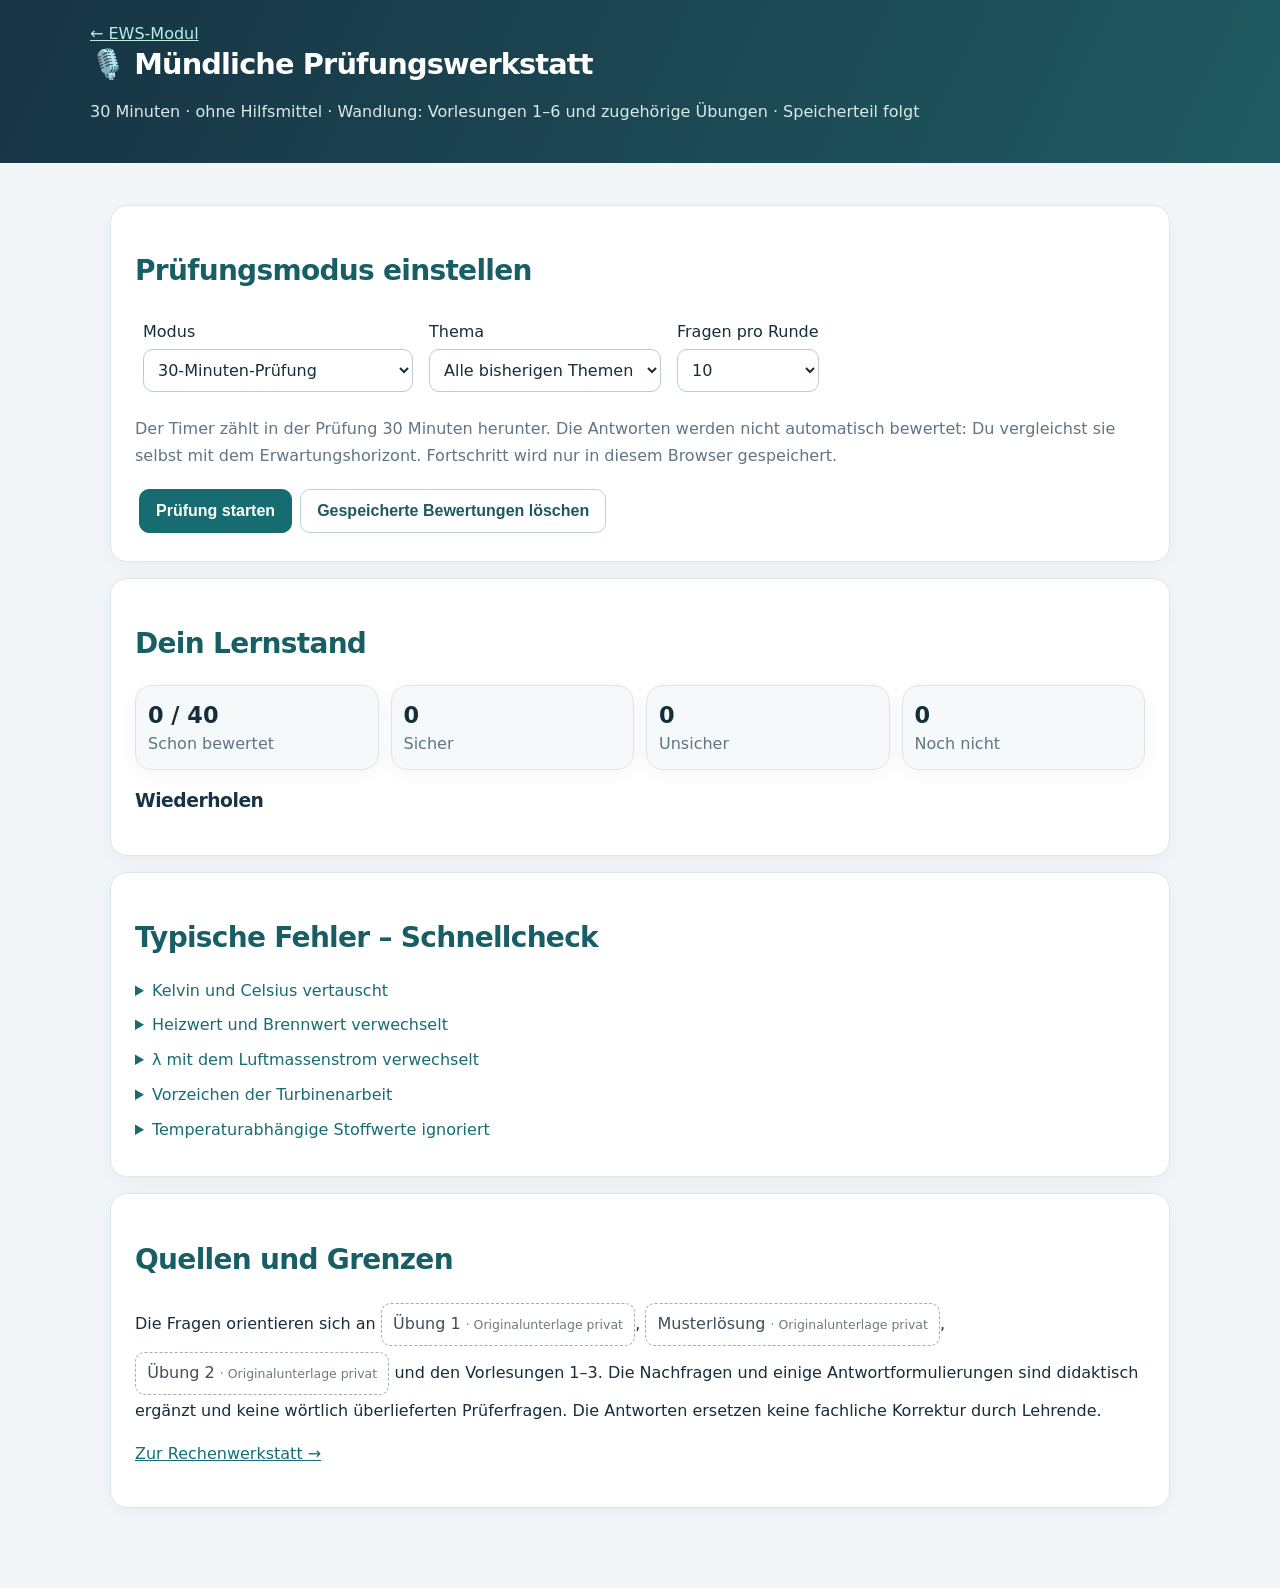
<file: module/energiewandlung/pruefungstrainer.html>
<!doctype html><html lang="de"><head><meta charset="utf-8"><meta name="viewport" content="width=device-width,initial-scale=1"><title>EWS · Mündliche Prüfungswerkstatt</title><link rel="stylesheet" href="../../assets/css/campus.css"><style>body{background:#0e1c2c;color:#f0f6fa;font-family:system-ui,sans-serif}main{max-width:1000px;margin:auto;padding:20px}header{padding:16px 22px;background:#172f42}a{color:#9ceee0}.panel48{background:#183146;border:1px solid #40627a;border-radius:16px;padding:20px;margin:16px 0}.muted{color:#b4c8d6}.btn48{background:#278f91;color:white;border:0;border-radius:10px;padding:12px 16px;margin:4px;cursor:pointer;font-size:1rem}.btn48:disabled{opacity:.5;cursor:default}.btn48.secondary{background:#39566c}.answer{white-space:pre-wrap;background:#0f2536;border-left:4px solid #57c3af;padding:15px;border-radius:8px;margin:12px 0}.big{font-size:1.4rem;font-weight:750}.chip{display:inline-block;background:#294d60;border-radius:20px;padding:5px 11px;margin:3px}.bar{height:12px;background:#334b5c;border-radius:10px;overflow:hidden}.bar>div{height:100%;background:#58b9a5;transition:width .3s}select,input{background:#0f2536;color:white;border:1px solid #638399;border-radius:8px;padding:10px;font-size:1rem}label{display:inline-flex;flex-direction:column;gap:5px;margin:8px}.grid48{display:grid;grid-template-columns:repeat(auto-fit,minmax(190px,1fr));gap:12px}.stat{padding:12px;border-radius:12px;background:#10283a}.warning{color:#ffdaa5}details{margin:10px 0}summary{cursor:pointer}textarea{width:100%;min-height:90px;box-sizing:border-box;background:#0f2536;color:#fff;border:1px solid #638399;border-radius:8px;padding:10px}h1{font-size:1.8rem}h2{font-size:1.3rem}</style><link rel="stylesheet" href="../../assets/css/design-system.css"></head><body class="campus-tool"><header><a href="index.html">← EWS-Modul</a><h1>🎙️ Mündliche Prüfungswerkstatt</h1><p>30 Minuten · ohne Hilfsmittel · Wandlung: Vorlesungen 1–6 und zugehörige Übungen · Speicherteil folgt</p></header><main><section class="panel48"><h2>Prüfungsmodus einstellen</h2><label>Modus<select id="mode"><option value="exam">30-Minuten-Prüfung</option><option value="practice">Freies Üben</option><option value="weak">Schwachstellen wiederholen</option></select></label><label>Thema<select id="topic"><option value="all">Alle bisherigen Themen</option><option>Gasturbine</option><option>Verbrennung</option><option>DWSIM</option><option>Thermodynamik</option><option>Dampfkraftprozess</option><option>Wärmeübertrager</option><option>GuD-Kraftwerk</option></select></label><label>Fragen pro Runde<select id="count"><option>10</option><option>15</option><option>20</option><option>5</option></select></label><p class="muted">Der Timer zählt in der Prüfung 30 Minuten herunter. Die Antworten werden nicht automatisch bewertet: Du vergleichst sie selbst mit dem Erwartungshorizont. Fortschritt wird nur in diesem Browser gespeichert.</p><button class="btn48" id="start">Prüfung starten</button><button class="btn48 secondary" id="reset">Gespeicherte Bewertungen löschen</button></section><section class="panel48" id="session" hidden><div class="grid48"><div class="stat"><div class="muted">Restzeit</div><div class="big" id="clock">30:00</div></div><div class="stat"><div class="muted">Frage</div><div class="big" id="position">1 / 10</div></div><div class="stat"><div class="muted">Thema</div><div class="big" id="subject">–</div></div></div><p class="bar"><div id="progress" style="width:0%"></div></p><h2 id="question"></h2><p class="muted">Antworte laut und möglichst ohne Hilfsmittel. Notizen sind optional.</p><textarea id="notes" placeholder="Optional: Stichworte für deine Selbstkontrolle"></textarea><p><button class="btn48" id="reveal">Erwartungshorizont anzeigen</button><button class="btn48 secondary" id="skip">Frage überspringen</button></p><div id="solution" hidden><div class="answer" id="answer"></div><p><b>Typische Prüfer-Nachfrage:</b> <span id="follow"></span></p><p>Wie sicher konntest du die Frage erklären?</p><button class="btn48" data-rate="2">✓ Sicher</button><button class="btn48 secondary" data-rate="1">~ Unsicher</button><button class="btn48 secondary" data-rate="0">× Noch nicht</button></div><p class="warning" id="timemsg"></p></section><section class="panel48" id="results"><h2>Dein Lernstand</h2><div id="stats"></div><div id="weaklist"></div></section><section class="panel48"><h2>Typische Fehler – Schnellcheck</h2><details><summary>Kelvin und Celsius vertauscht</summary><p>Bei isentropen Temperaturverhältnissen immer absolute Temperaturen in Kelvin einsetzen.</p></details><details><summary>Heizwert und Brennwert verwechselt</summary><p>Der Brennwert berücksichtigt die Kondensationswärme des Wasserdampfs, der Heizwert nicht.</p></details><details><summary>λ mit dem Luftmassenstrom verwechselt</summary><p>λ ist dimensionslos: tatsächlicher Luftbedarf geteilt durch Mindestluftbedarf.</p></details><details><summary>Vorzeichen der Turbinenarbeit</summary><p>Die Übung verwendet eine Vorzeichenkonvention, in der die Turbinenarbeit negativ und die Verdichterarbeit positiv ist. Der Betrag der Nettoarbeit liefert die Nutzarbeit.</p></details><details><summary>Temperaturabhängige Stoffwerte ignoriert</summary><p>Bei größeren Temperaturdifferenzen die tabellierten cpm-Werte und den Enthalpie-Bezugszustand berücksichtigen.</p></details></section><section class="panel48"><h2>Quellen und Grenzen</h2><p>Die Fragen orientieren sich an <span class="private-source-note" title="Kursunterlage ist aus urheberrechtlichen Gründen nicht auf der öffentlichen Website hinterlegt">Übung 1 <small>· Originalunterlage privat</small></span>, <span class="private-source-note" title="Kursunterlage ist aus urheberrechtlichen Gründen nicht auf der öffentlichen Website hinterlegt">Musterlösung <small>· Originalunterlage privat</small></span>, <span class="private-source-note" title="Kursunterlage ist aus urheberrechtlichen Gründen nicht auf der öffentlichen Website hinterlegt">Übung 2 <small>· Originalunterlage privat</small></span> und den Vorlesungen 1–3. Die Nachfragen und einige Antwortformulierungen sind didaktisch ergänzt und keine wörtlich überlieferten Prüferfragen. Die Antworten ersetzen keine fachliche Korrektur durch Lehrende.</p><p><a href="uebungswerkstatt.html">Zur Rechenwerkstatt →</a></p></section></main><script>const BANK=[{"topic":"Gasturbine","q":"Zeichne gedanklich das Prinzipschaltbild einer Einwellen-Gasturbine. Welche Stoff- und Energieströme gibt es?","answer":"Verdichter, Brennkammer, Turbine auf einer Welle; Luft hinein, Brennstoff hinein, Abgas hinaus; Wellenarbeit der Turbine treibt Verdichter und Nutzleistung.","follow":"Wo wird die Nutzarbeit abgegriffen?"},{"topic":"Gasturbine","q":"Erkläre den idealen Joule-Prozess mit seinen vier Zustandsänderungen.","answer":"1–2 isentrope Verdichtung; 2–3 isobare Wärmezufuhr; 3–4 isentrope Expansion; 4–1 isobare Wärmeabfuhr.","follow":"Wie sehen die Zustandsänderungen im T-s-Diagramm aus?"},{"topic":"Gasturbine","q":"Wie wirken sich reale Verdichter- und Turbinenwirkungsgrade auf die Temperaturen aus?","answer":"Realer Verdichter: höhere Austrittstemperatur als isentrop. Reale Turbine: höhere Austrittstemperatur als isentrop; Nettoarbeit sinkt.","follow":"Warum sind die Wirkungsgraddefinitionen unterschiedlich herum?"},{"topic":"Gasturbine","q":"Welche Wirkungsgrade liefert Übung 1 für idealen, realen und druckverlustbehafteten Prozess?","answer":"60,135 % ideal; 45,351 % mit ηs,V=0,83 und ηs,T=0,90; 44,574 % mit zusätzlich 1 bar Brennkammerdruckverlust.","follow":"Wieso sinkt der Wirkungsgrad bei Brennkammerdruckverlust?"},{"topic":"Gasturbine","q":"Was versteht man unter wet compression?","answer":"Wasser wird in die Ansaugluft eingesprüht; Verdunstung kühlt, erhöht Dichte und Massenstrom, und kann Verdichterarbeit reduzieren.","follow":"Was passiert, wenn Tröpfchen erst im Verdichter verdunsten?"},{"topic":"Gasturbine","q":"Erläutere die Zwischenerhitzung einer Gasturbine.","answer":"Zweistufige Expansion mit erneuter Brennstoffzufuhr zwischen Hoch- und Niederdruckturbine; höhere mittlere Temperatur der Wärmezufuhr.","follow":"Welcher zusätzliche Anlagenaufwand entsteht?"},{"topic":"Gasturbine","q":"Wie funktioniert interne Wärmerückgewinnung und wann ist sie günstig?","answer":"Turbinenabgas heizt die verdichtete Luft über einen Wärmeübertrager vor. Besonders günstig bei niedrigem Druckverhältnis, wenn Abgas heißer als Verdichterausgang ist.","follow":"Was passiert bei zu kleinem Temperaturunterschied?"},{"topic":"Gasturbine","q":"Welche Bauteile der Gasturbine müssen gekühlt werden?","answer":"Leit- und Laufschaufeln der Turbine, Rotor sowie Gehäuse im Bereich Brennkammer und Turbine.","follow":"Warum ist die Kühlung für hohe Turbineneintrittstemperaturen wichtig?"},{"topic":"Gasturbine","q":"Welcher Schadstoff ist bei Gasturbinen besonders relevant? Nenne Gegenmaßnahmen.","answer":"NOx; Maßnahmen: Wassereindüsung, DLN/DLE-Brennkammer zur Begrenzung der Spitzentemperatur und SCR-Abgasreinigung.","follow":"Warum begünstigen hohe Spitzentemperaturen die NOx-Bildung?"},{"topic":"Gasturbine","q":"Wie berücksichtigt man temperaturabhängige Wärmekapazitäten bei einer Turbinenrechnung?","answer":"Enthalpien aus cpm-Tabellen bestimmen, mittleres cp zwischen Ein- und Austritt berechnen, κ abschätzen und Austrittstemperatur iterieren.","follow":"Welcher Endwert steht in Übung 1d? Etwa 645,35 °C."},{"topic":"Verbrennung","q":"Was bedeutet Luftzahl λ kleiner als 1?","answer":"Unterstöchiometrische Verbrennung: Sauerstoff reicht für vollständige Verbrennung nicht aus; unvollständig oxidierte Stoffe können auftreten.","follow":"Wie ist λ definiert?"},{"topic":"Verbrennung","q":"Nenne fünf Elemente, die Brennstoffe hauptsächlich enthalten können.","answer":"Kohlenstoff C, Wasserstoff H, Sauerstoff O, Stickstoff N und Schwefel S.","follow":"Welche davon liefern typischerweise den größten Heizwertbeitrag?"},{"topic":"Verbrennung","q":"Nenne fünf Bestandteile trockener Luft.","answer":"Stickstoff N₂, Sauerstoff O₂, Argon Ar, Kohlenstoffdioxid CO₂ und Neon Ne (Spuren).","follow":"Welche drei Bestandteile verwendet die vereinfachte Luftzusammensetzung der Vorlesung?"},{"topic":"Verbrennung","q":"Was ist der Unterschied zwischen Heizwert Hi und Brennwert Hs?","answer":"Beim Brennwert wird die Kondensationswärme des entstehenden Wasserdampfs berücksichtigt; beim Heizwert nicht. Daher Hs ≥ Hi.","follow":"Welche Rolle spielt die Abgastemperatur?"},{"topic":"Verbrennung","q":"Was bedeutet der Term ṁB · Hi in der Energiebilanz?","answer":"Chemischer Energiestrom des Brennstoffs auf Heizwertbasis, in kW bei ṁB in kg/s und Hi in kJ/kg.","follow":"Warum muss man die Einheiten prüfen?"},{"topic":"Verbrennung","q":"Wozu dient die Lambdasonde im Pkw?","answer":"Sie misst den Restsauerstoffgehalt bzw. ermöglicht die Regelung des Luft-Kraftstoff-Verhältnisses.","follow":"Warum ist λ nahe 1 für den Dreiwegekatalysator wichtig?"},{"topic":"Verbrennung","q":"Stelle die vollständige Reaktionsgleichung für Propanol C₃H₈O auf.","answer":"2 C₃H₈O + 9 O₂ → 6 CO₂ + 8 H₂O.","follow":"Wie bestimmst du den Sauerstoffkoeffizienten systematisch?"},{"topic":"Verbrennung","q":"Wie berechnest du den tatsächlichen Luftbedarf bei λ = 1,25?","answer":"l = λ · lmin; mit lmin=14,27 kg Luft/kg Brennstoff: l=17,8375 kg/kg.","follow":"Wie berechnest du den Luftmassenstrom bei ṁB=36 kg/h?"},{"topic":"Verbrennung","q":"Welche vier Massenströme verlangt die Heizkesselaufgabe?","answer":"Stöchiometrische Luft, tatsächliche Luft, stöchiometrisches Abgas und überschüssige Luft.","follow":"Wie ergibt sich das stöchiometrische Abgas aus der Massenbilanz?"},{"topic":"Verbrennung","q":"Warum ist der Bezugszustand t₀ = 25 °C in Übung 2 wichtig?","answer":"Ein- und austretende sensible Enthalpien müssen konsistent auf denselben Bezugszustand bezogen werden; cpm-Werte entsprechend differenzieren.","follow":"Was wäre falsch an h=cpm(t)·t ohne Referenzkorrektur?"},{"topic":"Verbrennung","q":"Warum muss die adiabate Verbrennungstemperatur iterativ bestimmt werden?","answer":"Die Abgasenthalpie hängt über temperaturabhängige cpm-Werte von der unbekannten Austrittstemperatur ab; Energiebilanz iterativ lösen.","follow":"Wie prüfst du die Konvergenz?"},{"topic":"Verbrennung","q":"Wie wirkt sich λ = 2,9 auf die adiabate Verbrennungstemperatur aus?","answer":"Starker Luftüberschuss erhöht den aufzuheizenden Massenstrom; die adiabate Temperatur fällt gegenüber stöchiometrischer Verbrennung typischerweise ab.","follow":"Wie unterscheidet sich stöchiometrisches Abgas von überschüssiger Luft?"},{"topic":"DWSIM","q":"Welche Randbedingungen müssen beim Vergleich von idealer und realer Gasturbine gleich sein?","answer":"Eintrittsbedingungen, Brennkammer- bzw. Turbineneintrittstemperatur, Druckverhältnis, Stoffmodell und Systemgrenzen konsistent festlegen.","follow":"Was ändert sich durch einen Brennkammerdruckverlust?"},{"topic":"DWSIM","q":"Warum ist die Auswahl eines Stoffmodells in DWSIM wichtig?","answer":"Das Stoffmodell bestimmt die berechneten Zustandsgrößen und Enthalpien; ungeeignete Modelle verzerren Bilanz und Wirkungsgrad.","follow":"Wie würdest du eine Simulation plausibilisieren?"},{"topic":"Thermodynamik","q":"Wie berechnest du die Enthalpie von Nassdampf aus dem Dampfgehalt x?","answer":"h = h′ + x·(h″−h′); x=0 siedende Flüssigkeit, x=1 trockener Sattdampf.","follow":"Welche Informationen liefert die Sättigungstafel?"},{"topic":"Thermodynamik","q":"Was zeigen T-s-, p-v- und h-s-Diagramme von Wasser?","answer":"T-s: Temperatur/Entropie; p-v: Druck/spezifisches Volumen; h-s (Mollier): Enthalpie/Entropie; jeweils mit Nassdampfgebiet.","follow":"Wo liegen Siede- und Taulinie?"},{"topic":"Thermodynamik","q":"Weshalb darf man bei isentropen Gasgleichungen nicht Celsius verwenden?","answer":"Verhältnisse der absoluten Temperaturen benötigen Kelvin; Celsius ist keine absolute Temperaturskala.","follow":"Wandle 15 °C in Kelvin um."},{"topic":"Thermodynamik","q":"Woran erkennst du ein physikalisch unplausibles Rechenergebnis?","answer":"Vorzeichen, Einheiten, Temperatur- und Druckgrenzen sowie Wirkungsgrad 0–100 % prüfen; mit Grenzfällen vergleichen.","follow":"Welche Plausibilitätsprüfung passt zur Gasturbine?"},{"topic":"Dampfkraftprozess","q":"Erkläre den einfachen Clausius-Rankine-Prozess anhand eines Wärmeschaltbilds.","answer":"Speisepumpe hebt den Druck des flüssigen Kondensats; Dampferzeuger/Überhitzer führen Wärme zu; Turbine gibt Wellenarbeit ab; Kondensator führt Abwärme ab. Der Kreislauf wird mit Zustandsgrößen und spezifischen Enthalpiedifferenzen bilanziert. [VL04, Folien 5 und 13–24]","follow":"Wie trägst du Pumpenarbeit, Turbinenarbeit und Wärmeströme im T-s-Diagramm ein?"},{"topic":"Dampfkraftprozess","q":"Welche drei Maßnahmen steigern den Dampfkraft-Wirkungsgrad, und welche Nachteile können entstehen?","answer":"Höhere Frischdampfparameter, Zwischenüberhitzung und regenerative Speisewasservorwärmung. Höherer Druck kann Endnässe steigern; Zwischenüberhitzung senkt Endnässe; Vorwärmung erhöht Wirkungsgrad, kann aber spezifische Arbeit verringern. [VL04, Folien 42–59]","follow":"Warum steigt bei Speisewasservorwärmung die mittlere Temperatur der externen Wärmezufuhr?"},{"topic":"Dampfkraftprozess","q":"Warum sind Wassertröpfchen am Ende einer Niederdruckturbine problematisch?","answer":"Endnässe führt zu Verlusten bei der Expansion und zu Tropfenschlagerosion an den letzten Laufschaufeln. Die Vorlesung nennt ab etwa 10 % Endnässe aufwendige Schutzmaßnahmen. [VL04, Folie 47; VL06, Folie 13]","follow":"Wie wirken höhere Frischdampfdrücke und Zwischenüberhitzung auf die Endnässe?"},{"topic":"Dampfkraftprozess","q":"Erkläre den Zweck des Wasserabscheiders/Zwischenüberhitzers im Druckwasser-Kernkraftwerk und die Idee des ORC.","answer":"Im Druckwasserreaktor ist ein Primärkreislauf vom Wasserdampfkreislauf getrennt. Wasserabscheidung/Zwischenüberhitzung mindert die Endnässe. ORC nutzt organische Arbeitsmedien für niedrige Wärmequellentemperaturen, zum Beispiel Geothermie. [VL04, Folien 62–69]","follow":"Warum verwendet man bei niedrigen Wärmequellentemperaturen nicht einfach einen üblichen Wasserdampfprozess?"},{"topic":"Wärmeübertrager","q":"Skizziere einen Gleichstrom- und einen Gegenstrom-Wärmeübertrager mit Temperaturkurven.","answer":"Im Gleichstrom strömen die Medien in gleicher Richtung, im Gegenstrom entgegengesetzt. Die Temperaturdifferenz treibt den lokalen Wärmestrom; die Wärmekapazitätsströme beeinflussen die Temperaturänderung. [VL05, Folien 9–15]","follow":"Warum kann Gegenstrom gegenüber Gleichstrom thermodynamisch günstiger sein?"},{"topic":"Wärmeübertrager","q":"Was bedeuten U·A und die logarithmische Temperaturdifferenz?","answer":"U ist der Wärmedurchgangskoeffizient, A die Wärmeübertragungsfläche, ΔT_ln die logarithmische mittlere Temperaturdifferenz. Der Ansatz lautet Q̇ = U · A · ΔT_ln. [VL05, Folie 15]","follow":"Welche vier Messwerte brauchst du mindestens, um über Ein- und Austrittstemperaturen ΔT_ln zu bestimmen?"},{"topic":"Wärmeübertrager","q":"Erläutere Pinch-Point und Grädigkeit anhand eines T-Q̇-Diagramms.","answer":"Der Pinch-Point bezeichnet die engste Temperaturdifferenz zwischen warmem und kaltem Strom. Grädigkeit bezeichnet einen charakteristischen Endtemperaturabstand; welche Temperaturen gemeint sind, hängt vom Bauteil ab. [VL06, Folien 3–5; Übung 6, Aufgabe 0a]","follow":"Wie wirkt sich ein sehr kleiner Pinch-Point auf erforderliche Wärmeübertragerfläche und Kosten aus?"},{"topic":"GuD-Kraftwerk","q":"Erkläre das Grundprinzip eines Gas-und-Dampf-Kraftwerks und den HRSG.","answer":"Das heiße Gasturbinenabgas versorgt über einen Abhitzedampferzeuger einen Dampfkraftprozess. Gasturbine und Dampfturbine erzeugen beide Strom; als grobe Leistungsverteilung nennt die Vorlesung 2:1. [VL05, Folien 17–23]","follow":"Welche Komponenten sind zwischen Gasturbinenaustritt und Dampfturbine angeordnet?"},{"topic":"GuD-Kraftwerk","q":"Warum verbessert ein Mehrdruck-Abhitzedampferzeuger die Abgaswärmenutzung?","answer":"Er erzeugt Dampf auf mehreren Druckniveaus und hält damit die Temperaturabstände zum abkühlenden Abgas kleiner. Dadurch sinken Wärmeübertragungsverluste und die Abgaswärme kann weiter genutzt werden. [VL05, Folien 29–35]","follow":"Was ist in einem T-Q̇-Diagramm der Unterschied zwischen Ein- und Dreidruckprozess?"},{"topic":"GuD-Kraftwerk","q":"Wie würdest du Übung 5 zur CO₂-Bilanz eines 600-MW-GuD-Kraftwerks beginnen?","answer":"Leistungsteilung GT:DT näherungsweise 2:1, dann aus 40 % GT-Wirkungsgrad Brennstoffleistung und Methanmasse mit Hi = 50 MJ/kg bestimmen. Aus CH₄ + 2 O₂ → CO₂ + 2 H₂O den CO₂-Strom ableiten; auf 5.000 Vollaststunden und g/kWh umrechnen. [Übung 5, Aufgabe 1; VL05, Folie 17]","follow":"Warum ist die CO₂-Masse pro kg Methan größer als 1 kg?"},{"topic":"DWSIM","q":"Welche Schritte enthält die DWSIM-Aufgabe zum realen Clausius-Rankine-Prozess?","answer":"Zuerst ideal mit 150 bar / 530 °C und 0,1 bar Kondensatordruck; dann Ventil und Druckverluste, Turbine 90 %, Speisepumpe 85 % und Dampferzeuger-Druckverlust 10 bar; anschließend Zwischenüberhitzung bei 40 bar. [Übung 6, Aufgabe 2]","follow":"Welchen Einfluss hat die Zwischenüberhitzung auf die Endnässe?"},{"topic":"DWSIM","q":"Wie bilanzierst du den Kondensator aus Übung 6?","answer":"Eingang: 100 kg/s Nassdampf mit x = 0,92. Aus Wasser-/Dampf-Stoffwerten den Kondensationsenthalpieabfall bestimmen, Q̇ über den Dampfstrom berechnen und daraus Kühlwasserstrom mit ΔT = 23 − 15 = 8 K und cW = 4,18 kJ/(kg K) ableiten. Für den Druck braucht man den Sättigungszustand bei gegebener Kondensator-Grädigkeit. [Übung 6, Aufgabe 1]","follow":"Warum brauchst du für den Nassdampf den Dampfgehalt x?"}];const KEY='ews-oral-v48-ratings';const $=id=>document.getElementById(id);let ratings={};try{ratings=JSON.parse(localStorage.getItem(KEY)||'{}')}catch(e){}let pool=[],idx=0,started=0,remaining=1800,timer=null,counts={2:0,1:0,0:0},done=false;const escapeHtml=s=>String(s).replace(/[&<>"']/g,c=>({'&':'&amp;','<':'&lt;','>':'&gt;','"':'&quot;',"'":'&#39;'}[c]));function save(){try{localStorage.setItem(KEY,JSON.stringify(ratings))}catch(e){}}function shuffle(a){return a.map(x=>({x,r:Math.random()})).sort((a,b)=>a.r-b.r).map(o=>o.x)}function draw(){if(idx>=pool.length){finish();return}let q=pool[idx];$('session').hidden=false;$('position').textContent=(idx+1)+' / '+pool.length;$('subject').textContent=q.topic;$('question').textContent=q.q;$('answer').textContent=q.answer;$('follow').textContent=q.follow;$('solution').hidden=true;$('notes').value='';$('progress').style.width=(100*idx/pool.length)+'%';$('reveal').disabled=false}function finish(){done=true;clearInterval(timer);$('session').hidden=true;$('results').scrollIntoView({behavior:'smooth'});renderStats()}function clock(){let m=Math.floor(remaining/60),s=remaining%60;$('clock').textContent=String(m).padStart(2,'0')+':'+String(s).padStart(2,'0');if(remaining<=0){clearInterval(timer);$('timemsg').textContent='Die 30 Minuten sind abgelaufen. Du kannst die laufende Frage noch bewerten oder die Runde beenden.';$('clock').textContent='00:00';return}remaining--}function start(){clearInterval(timer);let topic=$('topic').value,mode=$('mode').value;let arr=BANK.map((q,id)=>({...q,id})).filter(q=>topic==='all'||q.topic===topic);if(mode==='weak'){let weak=arr.filter(q=>ratings[q.id]!==2);if(weak.length)arr=weak}arr=shuffle(arr);pool=arr.slice(0,Math.min(Number($('count').value),arr.length));idx=0;remaining=1800;done=false;$('timemsg').textContent='';if(!pool.length){alert('Keine passenden Fragen vorhanden.');return}clock();if(mode==='exam')timer=setInterval(clock,1000);else $('clock').textContent='Ohne Timer';draw();$('session').scrollIntoView({behavior:'smooth'})}function next(rate){if(done)return;if(rate!==null){let q=pool[idx];ratings[q.id]=rate;save()}idx++;draw();renderStats()}function renderStats(){let vals=Object.values(ratings);let secure=vals.filter(x=>x===2).length,unsure=vals.filter(x=>x===1).length,weak=vals.filter(x=>x===0).length;$('stats').innerHTML='<div class="grid48"><div class="stat"><div class="big">'+vals.length+' / '+BANK.length+'</div><div class="muted">Schon bewertet</div></div><div class="stat"><div class="big">'+secure+'</div><div class="muted">Sicher</div></div><div class="stat"><div class="big">'+unsure+'</div><div class="muted">Unsicher</div></div><div class="stat"><div class="big">'+weak+'</div><div class="muted">Noch nicht</div></div></div>';$('weaklist').innerHTML='<h3>Wiederholen</h3>'+BANK.map((q,id)=>({q,id})).filter(o=>ratings[o.id]===0||ratings[o.id]===1).map(o=>'<p><span class="chip">'+escapeHtml(o.q.topic)+'</span> '+escapeHtml(o.q.q)+'</p>').join('')||'<p class="muted">Noch keine als unsicher markierten Fragen.</p>'}$('start').onclick=start;$('reveal').onclick=()=>{$('solution').hidden=false;$('reveal').disabled=true};$('skip').onclick=()=>next(null);document.querySelectorAll('[data-rate]').forEach(b=>b.onclick=()=>next(Number(b.dataset.rate)));$('reset').onclick=()=>{if(confirm('Alle gespeicherten EWS-Prüfungsbewertungen wirklich löschen?')){ratings={};save();renderStats()}};renderStats();</script></body></html>
</file>
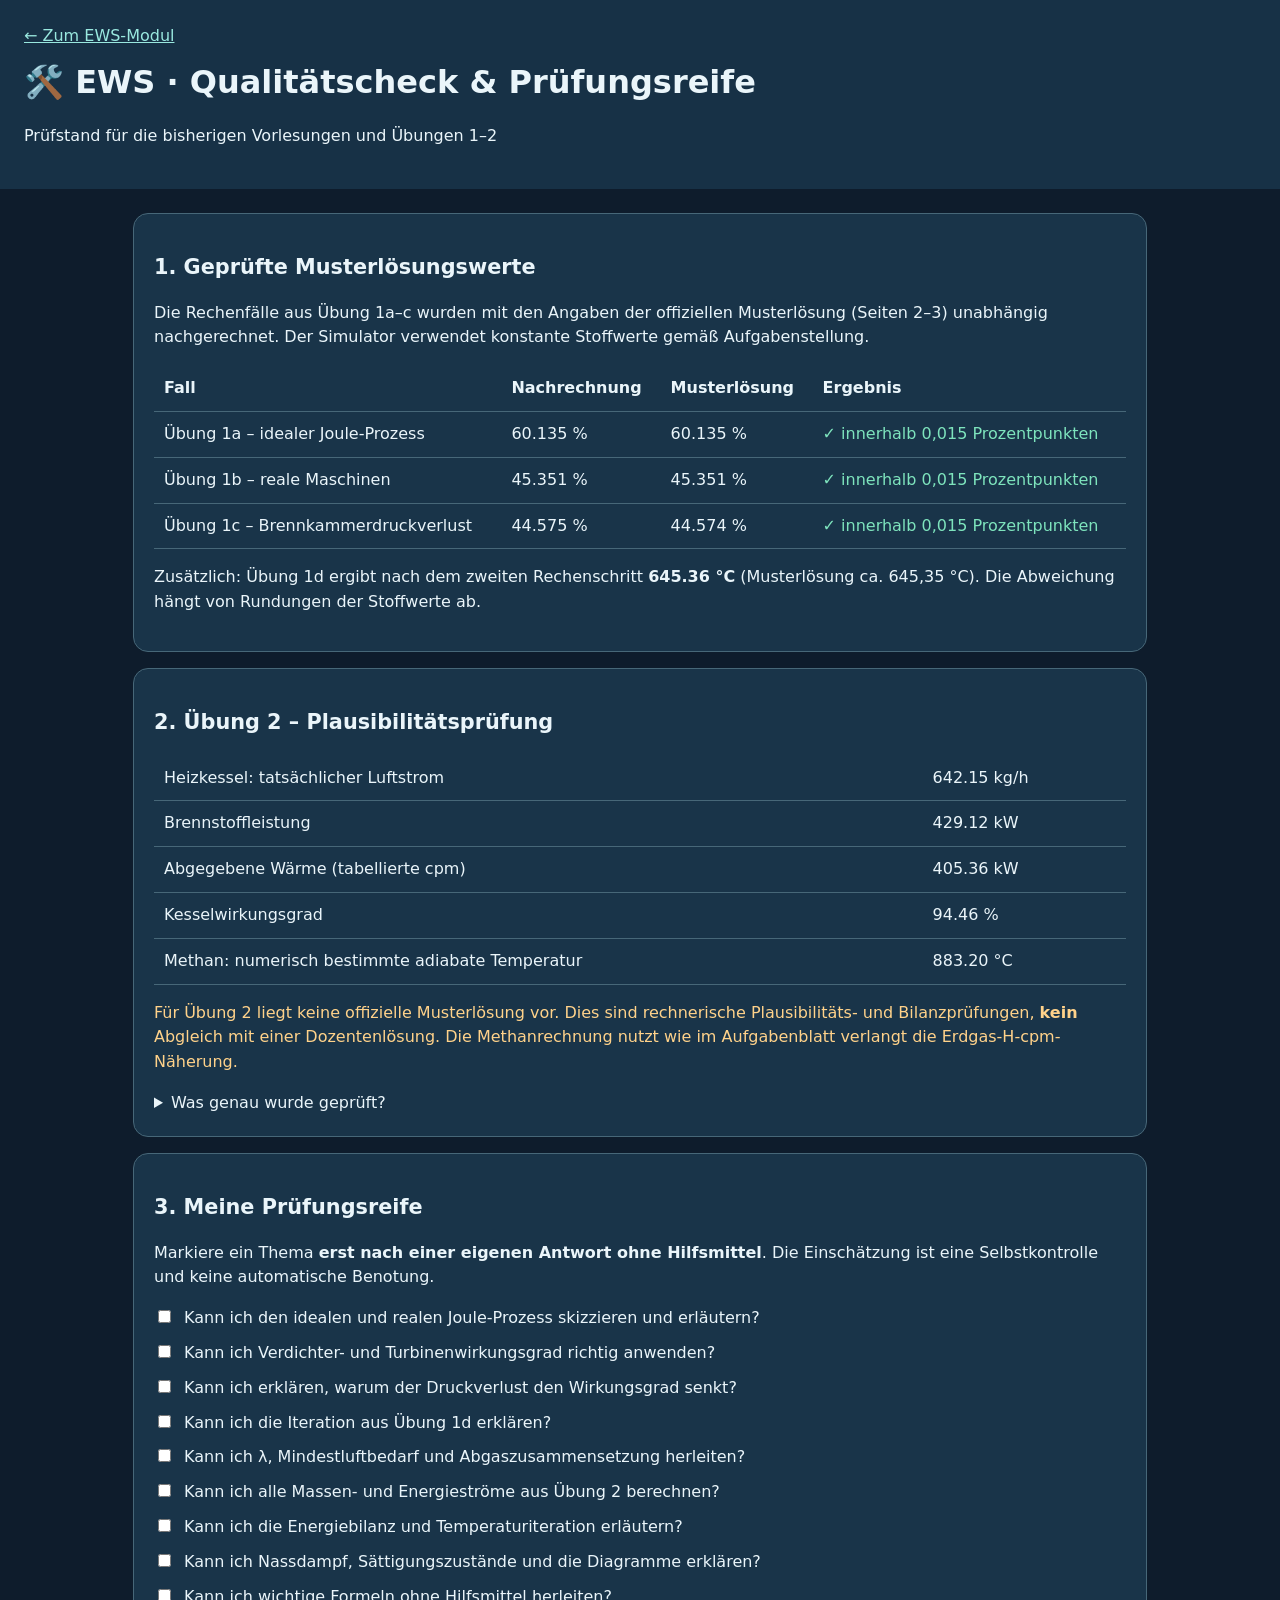
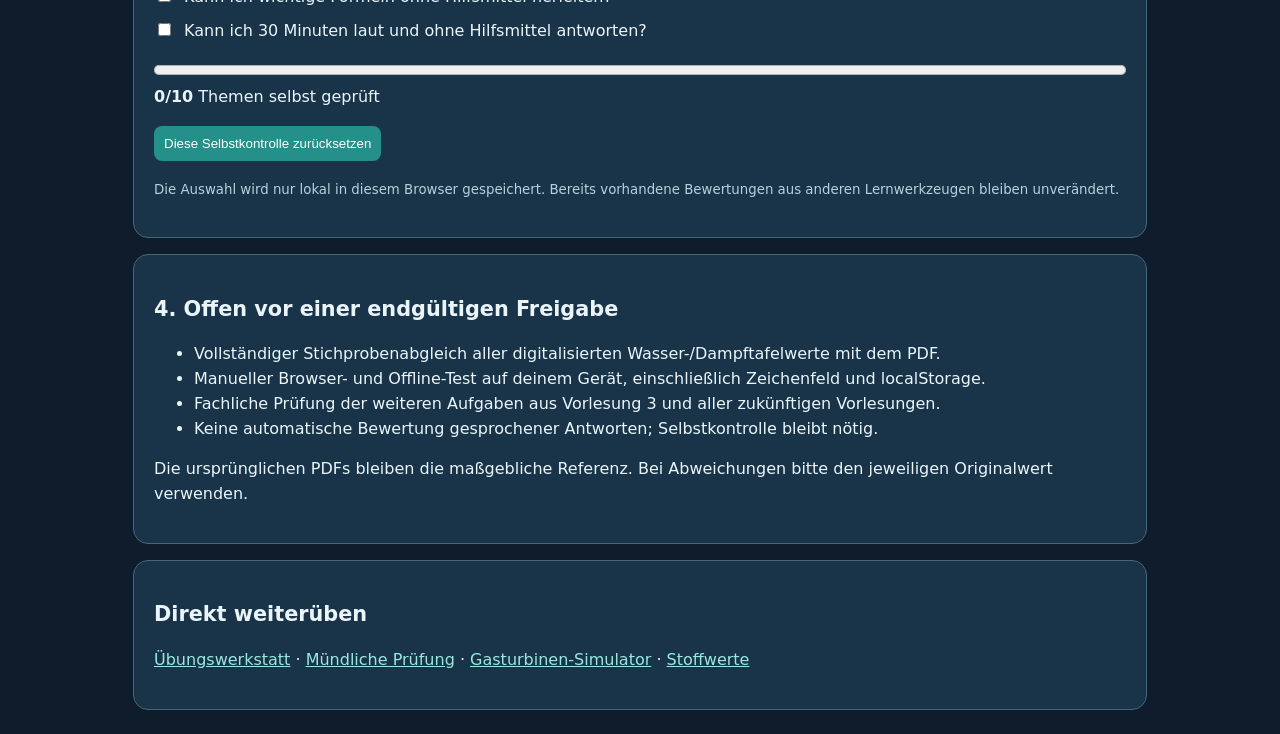
<file: module/energiewandlung/qualitaetscheck.html>
<!doctype html><html lang="de"><meta charset="utf-8"><meta name="viewport" content="width=device-width,initial-scale=1"><title>EWS · Qualitätscheck & Prüfungsreife</title><style>*{box-sizing:border-box}body{font:16px/1.55 system-ui;background:#0e1c2c;color:#eaf5fa;margin:0}header{background:#173146;padding:24px}main{max-width:1050px;margin:24px auto;padding:0 18px}a{color:#99e8df}.card{background:#193449;border:1px solid #476778;border-radius:15px;padding:20px;margin:16px 0}h1{margin:.3em 0}h2{font-size:1.3rem}table{border-collapse:collapse;width:100%}td,th{border-bottom:1px solid #476778;text-align:left;padding:10px}small{color:#b9cfdc}.ok{color:#7ee4bd}.warn{color:#ffd28a}button{border:0;background:#258f89;color:white;padding:10px;border-radius:8px;cursor:pointer}label{display:block;margin:10px 0}input{margin-right:8px}progress{width:100%;height:20px}summary{cursor:pointer}</style><header><a href="index.html">← Zum EWS-Modul</a><h1>🛠️ EWS · Qualitätscheck & Prüfungsreife</h1><p>Prüfstand für die bisherigen Vorlesungen und Übungen 1–2</p></header><main>
<section class="card"><h2>1. Geprüfte Musterlösungswerte</h2><p>Die Rechenfälle aus Übung 1a–c wurden mit den Angaben der offiziellen Musterlösung (Seiten 2–3) unabhängig nachgerechnet. Der Simulator verwendet konstante Stoffwerte gemäß Aufgabenstellung.</p><table><thead><tr><th>Fall</th><th>Nachrechnung</th><th>Musterlösung</th><th>Ergebnis</th></tr></thead><tbody><tr><td>Übung 1a – idealer Joule-Prozess</td><td>60.135 %</td><td>60.135 %</td><td class="ok">✓ innerhalb 0,015 Prozentpunkten</td></tr><tr><td>Übung 1b – reale Maschinen</td><td>45.351 %</td><td>45.351 %</td><td class="ok">✓ innerhalb 0,015 Prozentpunkten</td></tr><tr><td>Übung 1c – Brennkammerdruckverlust</td><td>44.575 %</td><td>44.574 %</td><td class="ok">✓ innerhalb 0,015 Prozentpunkten</td></tr></tbody></table><p>Zusätzlich: Übung 1d ergibt nach dem zweiten Rechenschritt <b>645.36 °C</b> (Musterlösung ca. 645,35 °C). Die Abweichung hängt von Rundungen der Stoffwerte ab.</p></section>
<section class="card"><h2>2. Übung 2 – Plausibilitätsprüfung</h2><table><tr><td>Heizkessel: tatsächlicher Luftstrom</td><td>642.15 kg/h</td></tr><tr><td>Brennstoffleistung</td><td>429.12 kW</td></tr><tr><td>Abgegebene Wärme (tabellierte cpm)</td><td>405.36 kW</td></tr><tr><td>Kesselwirkungsgrad</td><td>94.46 %</td></tr><tr><td>Methan: numerisch bestimmte adiabate Temperatur</td><td>883.20 °C</td></tr></table><p class="warn">Für Übung 2 liegt keine offizielle Musterlösung vor. Dies sind rechnerische Plausibilitäts- und Bilanzprüfungen, <b>kein</b> Abgleich mit einer Dozentenlösung. Die Methanrechnung nutzt wie im Aufgabenblatt verlangt die Erdgas-H-cpm-Näherung.</p><details><summary>Was genau wurde geprüft?</summary><p>Alle sechs cpm-Datensätze haben je 1.520 Einträge. Die Methan-Energiebilanz ist numerisch innerhalb 0,1 kJ/kg geschlossen. Die numerische Suche ist nur im vorhandenen Temperaturbereich zulässig. Die Stoffdaten und ihre fachliche Gültigkeit für andere Zusammensetzungen wurden nicht vollständig unabhängig validiert.</p></details></section>
<section class="card"><h2>3. Meine Prüfungsreife</h2><p>Markiere ein Thema <b>erst nach einer eigenen Antwort ohne Hilfsmittel</b>. Die Einschätzung ist eine Selbstkontrolle und keine automatische Benotung.</p><label><input type="checkbox" data-ready="0"> Kann ich den idealen und realen Joule-Prozess skizzieren und erläutern?</label><label><input type="checkbox" data-ready="1"> Kann ich Verdichter- und Turbinenwirkungsgrad richtig anwenden?</label><label><input type="checkbox" data-ready="2"> Kann ich erklären, warum der Druckverlust den Wirkungsgrad senkt?</label><label><input type="checkbox" data-ready="3"> Kann ich die Iteration aus Übung 1d erklären?</label><label><input type="checkbox" data-ready="4"> Kann ich λ, Mindestluftbedarf und Abgaszusammensetzung herleiten?</label><label><input type="checkbox" data-ready="5"> Kann ich alle Massen- und Energieströme aus Übung 2 berechnen?</label><label><input type="checkbox" data-ready="6"> Kann ich die Energiebilanz und Temperaturiteration erläutern?</label><label><input type="checkbox" data-ready="7"> Kann ich Nassdampf, Sättigungszustände und die Diagramme erklären?</label><label><input type="checkbox" data-ready="8"> Kann ich wichtige Formeln ohne Hilfsmittel herleiten?</label><label><input type="checkbox" data-ready="9"> Kann ich 30 Minuten laut und ohne Hilfsmittel antworten?</label><p><progress id="bar" max="10" value="0"></progress> <strong id="count">0/10</strong> Themen selbst geprüft</p><button id="reset">Diese Selbstkontrolle zurücksetzen</button><p><small>Die Auswahl wird nur lokal in diesem Browser gespeichert. Bereits vorhandene Bewertungen aus anderen Lernwerkzeugen bleiben unverändert.</small></p></section>
<section class="card"><h2>4. Offen vor einer endgültigen Freigabe</h2><ul><li>Vollständiger Stichprobenabgleich aller digitalisierten Wasser-/Dampftafelwerte mit dem PDF.</li><li>Manueller Browser- und Offline-Test auf deinem Gerät, einschließlich Zeichenfeld und localStorage.</li><li>Fachliche Prüfung der weiteren Aufgaben aus Vorlesung 3 und aller zukünftigen Vorlesungen.</li><li>Keine automatische Bewertung gesprochener Antworten; Selbstkontrolle bleibt nötig.</li></ul><p>Die ursprünglichen PDFs bleiben die maßgebliche Referenz. Bei Abweichungen bitte den jeweiligen Originalwert verwenden.</p></section>
<section class="card"><h2>Direkt weiterüben</h2><p><a href="uebungswerkstatt.html">Übungswerkstatt</a> · <a href="pruefungstrainer.html">Mündliche Prüfung</a> · <a href="diagramm-gasturbine.html">Gasturbinen-Simulator</a> · <a href="formeln-stoffwerte.html">Stoffwerte</a></p></section></main><script>const key='ews-v51-reife';const boxes=[...document.querySelectorAll('[data-ready]')];try{const a=JSON.parse(localStorage.getItem(key)||'[]');boxes.forEach((b,i)=>b.checked=!!a[i])}catch(e){}function render(){const n=boxes.filter(b=>b.checked).length;document.getElementById('bar').value=n;document.getElementById('count').textContent=n+'/10'}boxes.forEach(b=>b.addEventListener('change',()=>{try{localStorage.setItem(key,JSON.stringify(boxes.map(b=>b.checked)))}catch(e){}render()}));document.getElementById('reset').onclick=()=>{if(confirm('Nur diese 10 Prüfungsreife-Markierungen zurücksetzen?')){boxes.forEach(b=>b.checked=false);try{localStorage.removeItem(key)}catch(e){}render()}};render();</script></html>
</file>
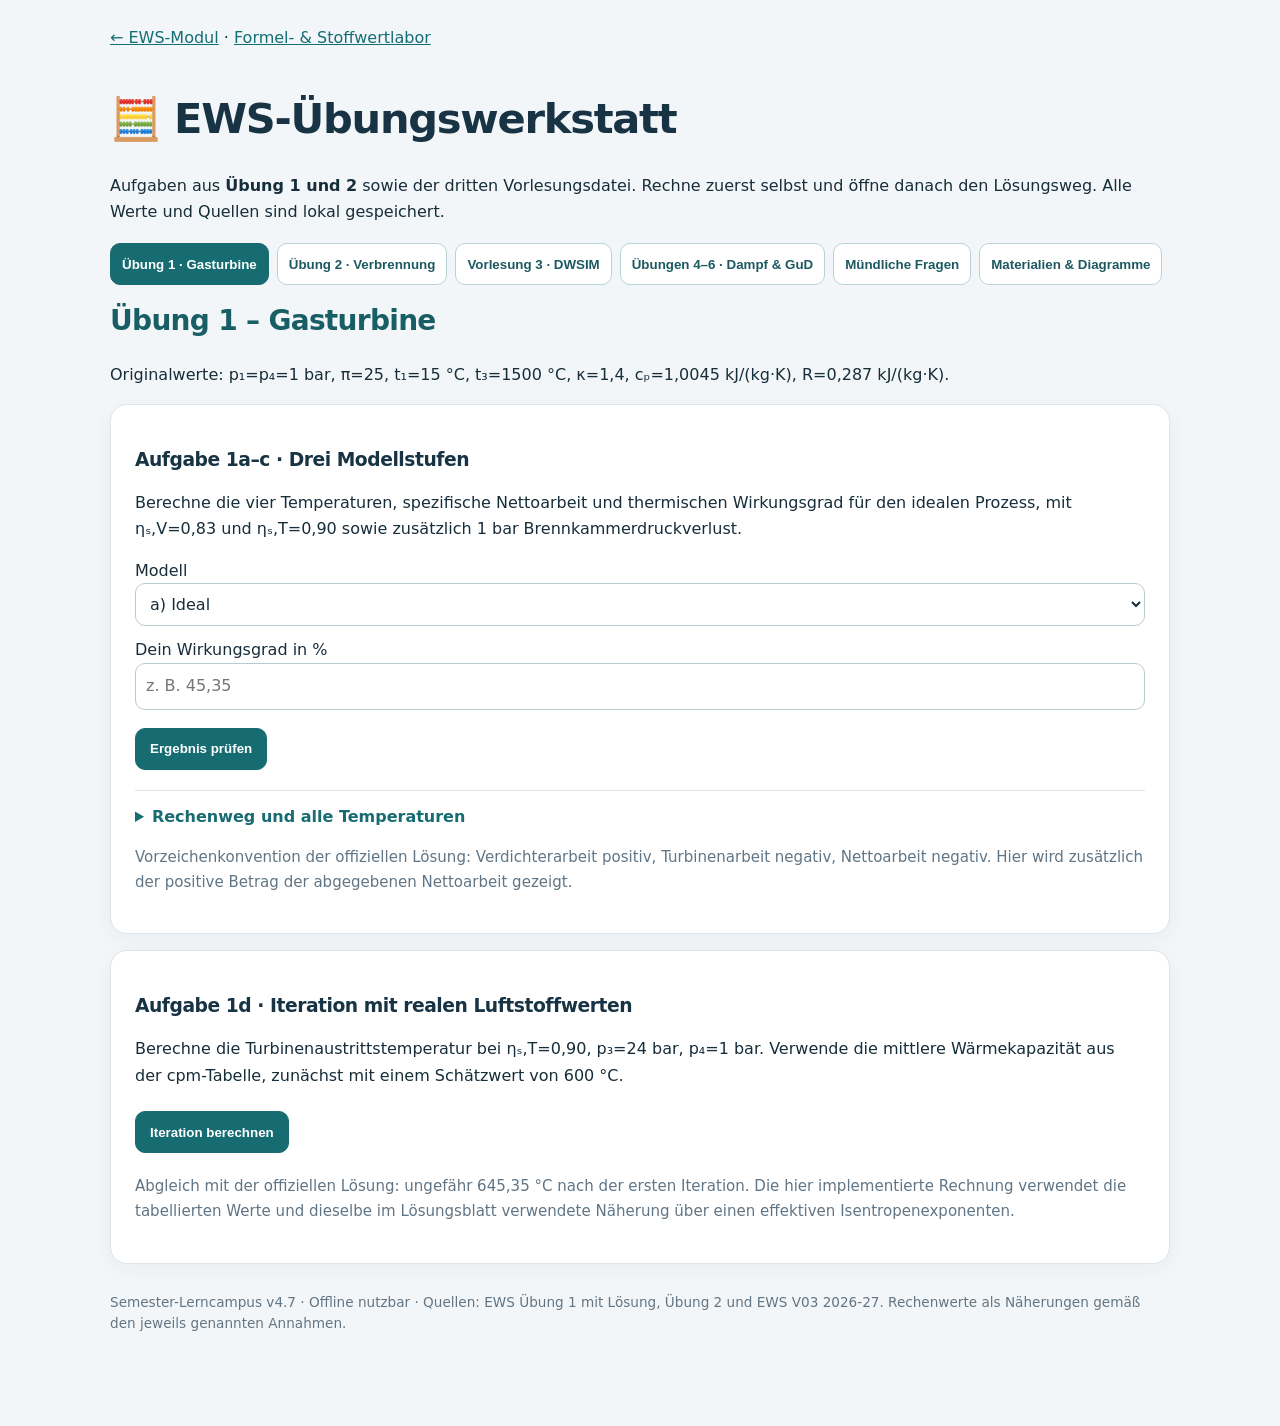
<file: module/energiewandlung/uebungswerkstatt.html>
<!doctype html><html lang="de"><head><meta charset="utf-8"><meta name="viewport" content="width=device-width,initial-scale=1"><title>EWS – Übungswerkstatt</title><style>
:root{font-family:system-ui,-apple-system,sans-serif;color-scheme:dark;background:#102336;color:#e8f4f8}*{box-sizing:border-box}body{margin:0}main{max-width:1100px;margin:auto;padding:24px}h1{font-size:clamp(1.8rem,4vw,2.6rem)}h2{margin-top:0;color:#a3e7dc}p,li{line-height:1.65}a{color:#9ceee0}nav{display:flex;flex-wrap:wrap;gap:8px;margin:18px 0}.tab{background:#22455c;color:white;border:1px solid #537587;border-radius:9px;padding:11px;cursor:pointer}.tab.active{background:#087f78}.pane{display:none}.pane.active{display:block}.card{background:#183348;border:1px solid #375e71;border-radius:14px;padding:20px;margin:16px 0}.grid{display:grid;grid-template-columns:repeat(auto-fit,minmax(220px,1fr));gap:14px}.small{color:#bed0d8;font-size:.94rem}button{cursor:pointer}.btn{background:#13887c;border:0;border-radius:8px;color:white;font-weight:700;padding:10px 14px;margin:6px 0}input,select{background:#0b2031;color:white;border:1px solid #68899b;border-radius:7px;padding:10px;width:100%;max-width:270px}label{display:block;margin:12px 0}details{border-top:1px solid #456074;margin-top:14px;padding-top:14px}summary{cursor:pointer;font-weight:700;color:#9ceee0}.answer{background:#102a39;padding:12px;border-radius:8px;white-space:pre-line;margin-top:8px}.ok{color:#7fe7ae}.bad{color:#ffbb8b}table{border-collapse:collapse;width:100%}td,th{border-bottom:1px solid #426074;padding:9px;text-align:left}footer{margin:28px 0;color:#aabdc9}
</style><link rel="stylesheet" href="../../assets/css/design-system.css"></head><body class="campus-tool"><main><a href="index.html">← EWS-Modul</a> · <a href="formeln-stoffwerte.html">Formel- & Stoffwertlabor</a><h1>🧮 EWS-Übungswerkstatt</h1><p>Aufgaben aus <b>Übung 1 und 2</b> sowie der dritten Vorlesungsdatei. Rechne zuerst selbst und öffne danach den Lösungsweg. Alle Werte und Quellen sind lokal gespeichert.</p>
<nav id="tabs"><button class="tab active" data-p="u1">Übung 1 · Gasturbine</button><button class="tab" data-p="u2">Übung 2 · Verbrennung</button><button class="tab" data-p="v3">Vorlesung 3 · DWSIM</button><button class="tab" data-p="later">Übungen 4–6 · Dampf &amp; GuD</button><button class="tab" data-p="oral">Mündliche Fragen</button><button class="tab" data-p="docs">Materialien & Diagramme</button></nav>
<section id="u1" class="pane active"><h2>Übung 1 – Gasturbine</h2><p>Originalwerte: p₁=p₄=1 bar, π=25, t₁=15 °C, t₃=1500 °C, κ=1,4, cₚ=1,0045 kJ/(kg·K), R=0,287 kJ/(kg·K).</p><div class="card"><h3>Aufgabe 1a–c · Drei Modellstufen</h3><p>Berechne die vier Temperaturen, spezifische Nettoarbeit und thermischen Wirkungsgrad für den idealen Prozess, mit ηₛ,V=0,83 und ηₛ,T=0,90 sowie zusätzlich 1 bar Brennkammerdruckverlust.</p><label>Modell<select id="gtMode"><option value="a">a) Ideal</option><option value="b">b) Reale Strömungsmaschinen</option><option value="c">c) Zusätzlich Druckverlust</option></select></label><label>Dein Wirkungsgrad in %<input type="number" id="gtGuess" step="any" placeholder="z. B. 45,35"></label><button class="btn" id="gtCheck">Ergebnis prüfen</button><div id="gtFeedback" class="small"></div><details><summary>Rechenweg und alle Temperaturen</summary><div id="gtSteps" class="answer"></div></details><p class="small">Vorzeichenkonvention der offiziellen Lösung: Verdichterarbeit positiv, Turbinenarbeit negativ, Nettoarbeit negativ. Hier wird zusätzlich der positive Betrag der abgegebenen Nettoarbeit gezeigt.</p></div>
<div class="card"><h3>Aufgabe 1d · Iteration mit realen Luftstoffwerten</h3><p>Berechne die Turbinenaustrittstemperatur bei ηₛ,T=0,90, p₃=24 bar, p₄=1 bar. Verwende die mittlere Wärmekapazität aus der cpm-Tabelle, zunächst mit einem Schätzwert von 600 °C.</p><button class="btn" id="iterRun">Iteration berechnen</button><div id="iterSteps" class="answer" style="display:none"></div><p class="small">Abgleich mit der offiziellen Lösung: ungefähr 645,35 °C nach der ersten Iteration. Die hier implementierte Rechnung verwendet die tabellierten Werte und dieselbe im Lösungsblatt verwendete Näherung über einen effektiven Isentropenexponenten.</p></div></section>
<section id="u2" class="pane"><h2>Übung 2 – Verbrennung</h2><div class="card"><h3>Aufgabe 1 · Heizkessel Heizöl EL</h3><p>ṁB=36 kg/h, Hi=11,92 kWh/kg, lmin=14,27 kg Luft/kg Brennstoff, λ=1,25, tL=15 °C, tA=135 °C, Bezugszustand t₀=25 °C.</p><label>Dein tatsächlicher Luftmassenstrom [kg/h]<input type="number" id="boilerGuess" step="any"></label><button class="btn" id="boilerCheck">Luftstrom prüfen</button><div id="boilerFeedback" class="small"></div><details><summary>Alle Massenströme und Energiebilanz</summary><div id="boilerSteps" class="answer"></div></details><p class="small">Die Enthalpien der stöchiometrischen Abgase und der überschüssigen Luft werden getrennt bilanziert; Brennstoffenthalpie wird gemäß Aufgabenstellung vernachlässigt.</p></div>
<div class="card"><h3>Aufgabe 2 · Adiabate Methanbrennkammer</h3><p>ṁB=1 kg/s, Hi=50,01 MJ/kg, λ=2,9, tL=15 °C, t₀=25 °C. Stelle die Reaktionsgleichung auf, bestimme Luftbedarf, Massenströme und Heißgastemperatur.</p><button class="btn" id="methaneRun">Iterative Temperatur und Massenströme berechnen</button><div id="methaneSteps" class="answer" style="display:none"></div><p class="small">Fachliche Abgrenzung: Für Methan wird der theoretische Mindestluftbedarf aus CH₄+2O₂ bestimmt. Die cpm-Tabelle „Erdgas H“ wird – wie im Übungsblatt gefordert – als Stoffwertnäherung genutzt. Das ist keine exakte Methan-Abgasstoffwerttabelle. Die tatsächliche Heißgaszusammensetzung wird getrennt über die vereinfachte Luftzusammensetzung betrachtet.</p></div></section>
<section id="v3" class="pane"><h2>Dritte Vorlesungsdatei – Simulation</h2><p>Die Datei „EWS V03 2026-27.pdf“ trägt auf den Folien die Beschriftung „Vorlesung 04“. Wir ordnen sie hier nach dem <b>Dateinamen</b> zu, ohne eine eigenständige „Übung 3“ zu behaupten.</p><div class="card"><h3>Gasturbinenmodelle · Folien 20–27</h3><p>Die Folien führen den idealen Joule-Prozess, Verluste in Verdichter/Turbine, Brennkammerdruckverlust und reale Luftstoffwerte vor. Nutze Übung 1a–d zum quantitativen Vergleich.</p><details><summary>Welche vier DWSIM-Modellvarianten werden genannt?</summary><div class="answer">1. Ideales Gas, ohne Verluste
2. Ideales Gas, mit Wirkungsgraden
3. Ideales Gas, mit Wirkungsgraden und 1 bar Druckverlust
4. Luft, mit Wirkungsgraden und 1 bar Druckverlust</div></details></div><div class="card"><h3>Verbrennung · Folien 28–32</h3><p>Die Folien enthalten „Verbrennung – Aufgabe 1“ und „Verbrennung – Aufgabe 2“ sowie Hinweise auf DWSIM-Dateien zu Methan und Heizöl. Das sind <b>Aufgaben innerhalb der Vorlesung</b>; ob sie offiziell als „Übung 3“ bezeichnet werden, lässt sich aus den Dateien nicht sicher bestätigen.</p><details><summary>Welche Simulationsdateien werden genannt?</summary><div class="answer">Methane_Combustion_lambda_1.dwxmz
Heizöl_Combustion_Air.dwxmz
Methane_Combustion_lambda_2.9.dwxmz
Die Dateinamen sind in der PDF aufgeführt; die eigenständigen DWSIM-Projektdateien liegen uns nicht als separat hochgeladene Dateien vor.</div></details><p><span class="private-source-note" title="Kursunterlage ist aus urheberrechtlichen Gründen nicht auf der öffentlichen Website hinterlegt">Vorlesungs-PDF öffnen ↗ <small>· Originalunterlage privat</small></span></p></div></section>
<section id="later" class="pane"><h2>Dampfkraftprozess, GuD &amp; DWSIM</h2><p>Aus den Übungen 4, 5 und 6: Aufgabe selbst lösen, erst danach den Lösungsansatz öffnen. Die Original-PDFs und Excel-Dateien bleiben privat; die Aufgaben sind hier eigenständig zusammengefasst.</p>
<div class="card"><h3>Übung 4 · Clausius-Rankine-Prozess</h3><p>Zeichne Speisepumpe, Dampferzeuger, Turbine und Kondensator mit Energieströmen. Skizziere den idealen und realen Verlauf im T-s-Diagramm. Nutze die vorhandene Excel-Vorlage und Dampftafeln für den Vergleich ideal/real.</p><details><summary>Rechenweg &amp; Prüffragen</summary><div class="answer">Lege Zustände fest: 1 Kondensatoraustritt, 2 Pumpenaustritt, 3 Turbineneintritt, 4 Turbinenaustritt. Ermittle die Enthalpien aus Wasser-Dampf-Stoffwerten. Spezifische Turbinenarbeit = h3 − h4; Pumpenarbeit = h2 − h1; Wärmezufuhr = h3 − h2; ηth = ((h3 − h4) − (h2 − h1)) / (h3 − h2). Erkläre: Warum erhöhen Zwischenüberhitzung und Speisewasservorwärmung den Wirkungsgrad? Wann steigt die Endnässe? [EWS V04, Folien 13–59; Übung 4]</div></details></div>
<div class="card"><h3>Übung 5 · GuD-Kraftwerk, 600 MW</h3><p>Ein GuD-Kraftwerk liefert netto 600 MW. Als grobe Verteilung gilt Gasturbine:Dampfturbine ≈ 2:1. Die Gasturbine hat ηel = 40 %, Methan Hi = 50 MJ/kg, die Anlage läuft 5.000 Vollaststunden. Berechne Leistungsteilung, Methanzufuhr, CO₂-Strom, Jahresemissionen und g CO₂/kWh.</p><details><summary>Kontrollrechnung mit Annahmen</summary><div class="answer">Näherung aus der Vorlesung: 400 MW GT und 200 MW DT. GT-Brennstoffleistung = 400 MW / 0,40 = 1.000 MW. Methanfluss = 1.000 MJ/s / 50 MJ/kg = 20 kg/s. Aus vollständiger Verbrennung CH₄ → CO₂: ṁCO₂ ≈ 20 · 44/16 = 55 kg/s. Bei 5.000 h/a etwa 990.000 t CO₂/a. Strom: 600 MW · 5.000 h = 3.000 GWh. Spezifisch etwa 330 g CO₂/kWh. Die Werte sind gerundet und hängen von der groben 2:1-Leistungsteilung ab. [EWS V05, Folie 17; Übung 5, Aufgabe 1]</div></details></div>
<div class="card"><h3>Übung 6 · Kondensator und DWSIM</h3><p>100 kg/s Nassdampf mit Dampfgehalt x = 0,92 kondensieren ohne Unterkühlung. Das Kühlwasser erwärmt sich von 15 °C auf 23 °C; Kondensator-Grädigkeit: 3,5 K. Bestimme Wärmestrom, Kondensatordruck und Kühlwassermassenstrom. Vergleiche anschließend Rankine ideal, mit Verlusten und mit Zwischenüberhitzung in DWSIM.</p><details><summary>Vorgehensweise &amp; Plausibilitätscheck</summary><div class="answer">Kühlwasser-Aufwärmspanne: 8 K. Bei einer Kondensator-Grädigkeit bezogen auf den Kühlwasseraustritt ergibt sich die Kondensationstemperatur aus 23 °C + 3,5 K = 26,5 °C. Lies p_sat und Verdampfungsenthalpie aus Dampftafel/XSteam ab. Da der Eintrittsdampf nass ist: Q̇ab = 100 kg/s · 0,92 · h_fg(Tsat) (keine Unterkühlung). Kühlwasser: ṁW = Q̇ab / (4,18 kJ/(kg K) · 8 K). In DWSIM mit 150 bar / 530 °C / 0,1 bar beginnen; dann Ventil, Druckverluste und ηs von Turbine/Pumpe ergänzen, anschließend Zwischenüberhitzung bei 40 bar. [Übung 6, Aufgaben 1–2]</div></details></div>
</section><section id="oral" class="pane"><h2>Mündliche Prüfung · Fragenteil</h2><p>Die Fragen stammen aus den Fragenteilen von Übung 1 und Übung 2. Öffne die Antwort erst, nachdem du sie frei formuliert hast.</p><div id="oralCards"></div></section>
<section id="docs" class="pane"><h2>Originale & Wasserdampfdiagramme</h2><div class="grid"><div class="card"><h3>Übungsblätter</h3><p><span class="private-source-note" title="Kursunterlage ist aus urheberrechtlichen Gründen nicht auf der öffentlichen Website hinterlegt">Übung 1 <small>· Originalunterlage privat</small></span></p><p><span class="private-source-note" title="Kursunterlage ist aus urheberrechtlichen Gründen nicht auf der öffentlichen Website hinterlegt">Übung 1 – Musterlösung <small>· Originalunterlage privat</small></span></p><p><span class="private-source-note" title="Kursunterlage ist aus urheberrechtlichen Gründen nicht auf der öffentlichen Website hinterlegt">Übung 2 <small>· Originalunterlage privat</small></span></p></div><div class="card"><h3>Dampfdiagramme</h3><p><span class="private-source-note" title="Kursunterlage ist aus urheberrechtlichen Gründen nicht auf der öffentlichen Website hinterlegt">h-s-Diagramm (Mollier) <small>· Originalunterlage privat</small></span></p><p><span class="private-source-note" title="Kursunterlage ist aus urheberrechtlichen Gründen nicht auf der öffentlichen Website hinterlegt">p-v-Diagramm <small>· Originalunterlage privat</small></span></p><p><span class="private-source-note" title="Kursunterlage ist aus urheberrechtlichen Gründen nicht auf der öffentlichen Website hinterlegt">T-s-Diagramm <small>· Originalunterlage privat</small></span></p><p class="small">Diagramme dienen dem Ablesen und dem qualitativen Verständnis; hier werden keine Werte aus Pixelkoordinaten abgeleitet.</p></div><div class="card"><h3>Weitere Hilfsmittel</h3><p><span class="private-source-note" title="Kursunterlage ist aus urheberrechtlichen Gründen nicht auf der öffentlichen Website hinterlegt">cpm-Stoffwerte <small>· Originalunterlage privat</small></span></p><p><span class="private-source-note" title="Kursunterlage ist aus urheberrechtlichen Gründen nicht auf der öffentlichen Website hinterlegt">Dampftafel <small>· Originalunterlage privat</small></span></p><p><span class="private-source-note" title="Kursunterlage ist aus urheberrechtlichen Gründen nicht auf der öffentlichen Website hinterlegt">XSteam.xlsm herunterladen <small>· Originalunterlage privat</small></span></p><p class="small">XSteam ist eine Excel-Makrodatei und läuft nicht als JavaScript im Browser. Nur in einer vertrauenswürdigen Excel-Umgebung öffnen; Makros nicht unbesehen aktivieren.</p></div></div></section>
<footer>Semester-Lerncampus v4.7 · Offline nutzbar · Quellen: EWS Übung 1 mit Lösung, Übung 2 und EWS V03 2026-27. Rechenwerte als Näherungen gemäß den jeweils genannten Annahmen.</footer></main>
<script>const CP={"Luft":{"0":1.0037,"1":1.0037,"2":1.0037,"3":1.0038,"4":1.0038,"5":1.0038,"6":1.0038,"7":1.0038,"8":1.0038,"9":1.0039,"10":1.0039,"11":1.0039,"12":1.0039,"13":1.0039,"14":1.004,"15":1.004,"16":1.004,"17":1.004,"18":1.004,"19":1.0041,"20":1.0041,"21":1.0041,"22":1.0041,"23":1.0041,"24":1.0042,"25":1.0042,"26":1.0042,"27":1.0042,"28":1.0042,"29":1.0043,"30":1.0043,"31":1.0043,"32":1.0043,"33":1.0044,"34":1.0044,"35":1.0044,"36":1.0044,"37":1.0045,"38":1.0045,"39":1.0045,"40":1.0045,"41":1.0046,"42":1.0046,"43":1.0046,"44":1.0046,"45":1.0047,"46":1.0047,"47":1.0047,"48":1.0047,"49":1.0048,"50":1.0048,"51":1.0048,"52":1.0048,"53":1.0049,"54":1.0049,"55":1.0049,"56":1.005,"57":1.005,"58":1.005,"59":1.005,"60":1.0051,"61":1.0051,"62":1.0051,"63":1.0052,"64":1.0052,"65":1.0052,"66":1.0053,"67":1.0053,"68":1.0053,"69":1.0053,"70":1.0054,"71":1.0054,"72":1.0054,"73":1.0055,"74":1.0055,"75":1.0055,"76":1.0056,"77":1.0056,"78":1.0056,"79":1.0057,"80":1.0057,"81":1.0057,"82":1.0058,"83":1.0058,"84":1.0059,"85":1.0059,"86":1.0059,"87":1.006,"88":1.006,"89":1.006,"90":1.0061,"91":1.0061,"92":1.0061,"93":1.0062,"94":1.0062,"95":1.0063,"96":1.0063,"97":1.0063,"98":1.0064,"99":1.0064,"100":1.0064,"101":1.0065,"102":1.0065,"103":1.0066,"104":1.0066,"105":1.0066,"106":1.0067,"107":1.0067,"108":1.0068,"109":1.0068,"110":1.0069,"111":1.0069,"112":1.0069,"113":1.007,"114":1.007,"115":1.0071,"116":1.0071,"117":1.0072,"118":1.0072,"119":1.0072,"120":1.0073,"121":1.0073,"122":1.0074,"123":1.0074,"124":1.0075,"125":1.0075,"126":1.0076,"127":1.0076,"128":1.0076,"129":1.0077,"130":1.0077,"131":1.0078,"132":1.0078,"133":1.0079,"134":1.0079,"135":1.008,"136":1.008,"137":1.0081,"138":1.0081,"139":1.0082,"140":1.0082,"141":1.0083,"142":1.0083,"143":1.0084,"144":1.0084,"145":1.0085,"146":1.0085,"147":1.0086,"148":1.0086,"149":1.0087,"150":1.0087,"151":1.0088,"152":1.0088,"153":1.0089,"154":1.0089,"155":1.009,"156":1.009,"157":1.0091,"158":1.0091,"159":1.0092,"160":1.0093,"161":1.0093,"162":1.0094,"163":1.0094,"164":1.0095,"165":1.0095,"166":1.0096,"167":1.0096,"168":1.0097,"169":1.0098,"170":1.0098,"171":1.0099,"172":1.0099,"173":1.01,"174":1.01,"175":1.0101,"176":1.0102,"177":1.0102,"178":1.0103,"179":1.0103,"180":1.0104,"181":1.0105,"182":1.0105,"183":1.0106,"184":1.0106,"185":1.0107,"186":1.0108,"187":1.0108,"188":1.0109,"189":1.0109,"190":1.011,"191":1.0111,"192":1.0111,"193":1.0112,"194":1.0113,"195":1.0113,"196":1.0114,"197":1.0114,"198":1.0115,"199":1.0116,"200":1.0116,"201":1.0117,"202":1.0118,"203":1.0118,"204":1.0119,"205":1.012,"206":1.012,"207":1.0121,"208":1.0122,"209":1.0122,"210":1.0123,"211":1.0124,"212":1.0124,"213":1.0125,"214":1.0126,"215":1.0126,"216":1.0127,"217":1.0128,"218":1.0128,"219":1.0129,"220":1.013,"221":1.013,"222":1.0131,"223":1.0132,"224":1.0133,"225":1.0133,"226":1.0134,"227":1.0135,"228":1.0135,"229":1.0136,"230":1.0137,"231":1.0138,"232":1.0138,"233":1.0139,"234":1.014,"235":1.014,"236":1.0141,"237":1.0142,"238":1.0143,"239":1.0143,"240":1.0144,"241":1.0145,"242":1.0146,"243":1.0146,"244":1.0147,"245":1.0148,"246":1.0149,"247":1.0149,"248":1.015,"249":1.0151,"250":1.0152,"251":1.0152,"252":1.0153,"253":1.0154,"254":1.0155,"255":1.0155,"256":1.0156,"257":1.0157,"258":1.0158,"259":1.0158,"260":1.0159,"261":1.016,"262":1.0161,"263":1.0162,"264":1.0162,"265":1.0163,"266":1.0164,"267":1.0165,"268":1.0166,"269":1.0166,"270":1.0167,"271":1.0168,"272":1.0169,"273":1.017,"274":1.017,"275":1.0171,"276":1.0172,"277":1.0173,"278":1.0174,"279":1.0174,"280":1.0175,"281":1.0176,"282":1.0177,"283":1.0178,"284":1.0179,"285":1.0179,"286":1.018,"287":1.0181,"288":1.0182,"289":1.0183,"290":1.0184,"291":1.0184,"292":1.0185,"293":1.0186,"294":1.0187,"295":1.0188,"296":1.0189,"297":1.0189,"298":1.019,"299":1.0191,"300":1.0192,"301":1.0193,"302":1.0194,"303":1.0195,"304":1.0195,"305":1.0196,"306":1.0197,"307":1.0198,"308":1.0199,"309":1.02,"310":1.0201,"311":1.0202,"312":1.0202,"313":1.0203,"314":1.0204,"315":1.0205,"316":1.0206,"317":1.0207,"318":1.0208,"319":1.0209,"320":1.0209,"321":1.021,"322":1.0211,"323":1.0212,"324":1.0213,"325":1.0214,"326":1.0215,"327":1.0216,"328":1.0217,"329":1.0218,"330":1.0218,"331":1.0219,"332":1.022,"333":1.0221,"334":1.0222,"335":1.0223,"336":1.0224,"337":1.0225,"338":1.0226,"339":1.0227,"340":1.0228,"341":1.0229,"342":1.0229,"343":1.023,"344":1.0231,"345":1.0232,"346":1.0233,"347":1.0234,"348":1.0235,"349":1.0236,"350":1.0237,"351":1.0238,"352":1.0239,"353":1.024,"354":1.0241,"355":1.0242,"356":1.0243,"357":1.0244,"358":1.0244,"359":1.0245,"360":1.0246,"361":1.0247,"362":1.0248,"363":1.0249,"364":1.025,"365":1.0251,"366":1.0252,"367":1.0253,"368":1.0254,"369":1.0255,"370":1.0256,"371":1.0257,"372":1.0258,"373":1.0259,"374":1.026,"375":1.0261,"376":1.0262,"377":1.0263,"378":1.0264,"379":1.0265,"380":1.0266,"381":1.0267,"382":1.0268,"383":1.0269,"384":1.027,"385":1.0271,"386":1.0272,"387":1.0272,"388":1.0273,"389":1.0274,"390":1.0275,"391":1.0276,"392":1.0277,"393":1.0278,"394":1.0279,"395":1.028,"396":1.0281,"397":1.0282,"398":1.0283,"399":1.0284,"400":1.0285,"401":1.0286,"402":1.0287,"403":1.0288,"404":1.0289,"405":1.029,"406":1.0291,"407":1.0292,"408":1.0293,"409":1.0294,"410":1.0295,"411":1.0296,"412":1.0297,"413":1.0298,"414":1.0299,"415":1.03,"416":1.0301,"417":1.0302,"418":1.0303,"419":1.0305,"420":1.0306,"421":1.0307,"422":1.0308,"423":1.0309,"424":1.031,"425":1.0311,"426":1.0312,"427":1.0313,"428":1.0314,"429":1.0315,"430":1.0316,"431":1.0317,"432":1.0318,"433":1.0319,"434":1.032,"435":1.0321,"436":1.0322,"437":1.0323,"438":1.0324,"439":1.0325,"440":1.0326,"441":1.0327,"442":1.0328,"443":1.0329,"444":1.033,"445":1.0331,"446":1.0332,"447":1.0333,"448":1.0334,"449":1.0335,"450":1.0336,"451":1.0337,"452":1.0339,"453":1.034,"454":1.0341,"455":1.0342,"456":1.0343,"457":1.0344,"458":1.0345,"459":1.0346,"460":1.0347,"461":1.0348,"462":1.0349,"463":1.035,"464":1.0351,"465":1.0352,"466":1.0353,"467":1.0354,"468":1.0355,"469":1.0356,"470":1.0357,"471":1.0358,"472":1.0359,"473":1.0361,"474":1.0362,"475":1.0363,"476":1.0364,"477":1.0365,"478":1.0366,"479":1.0367,"480":1.0368,"481":1.0369,"482":1.037,"483":1.0371,"484":1.0372,"485":1.0373,"486":1.0374,"487":1.0375,"488":1.0376,"489":1.0378,"490":1.0379,"491":1.038,"492":1.0381,"493":1.0382,"494":1.0383,"495":1.0384,"496":1.0385,"497":1.0386,"498":1.0387,"499":1.0388,"500":1.0389,"501":1.039,"502":1.0391,"503":1.0392,"504":1.0394,"505":1.0395,"506":1.0396,"507":1.0397,"508":1.0398,"509":1.0399,"510":1.04,"511":1.0401,"512":1.0402,"513":1.0403,"514":1.0404,"515":1.0405,"516":1.0406,"517":1.0408,"518":1.0409,"519":1.041,"520":1.0411,"521":1.0412,"522":1.0413,"523":1.0414,"524":1.0415,"525":1.0416,"526":1.0417,"527":1.0418,"528":1.0419,"529":1.042,"530":1.0422,"531":1.0423,"532":1.0424,"533":1.0425,"534":1.0426,"535":1.0427,"536":1.0428,"537":1.0429,"538":1.043,"539":1.0431,"540":1.0432,"541":1.0433,"542":1.0435,"543":1.0436,"544":1.0437,"545":1.0438,"546":1.0439,"547":1.044,"548":1.0441,"549":1.0442,"550":1.0443,"551":1.0444,"552":1.0445,"553":1.0446,"554":1.0448,"555":1.0449,"556":1.045,"557":1.0451,"558":1.0452,"559":1.0453,"560":1.0454,"561":1.0455,"562":1.0456,"563":1.0457,"564":1.0458,"565":1.046,"566":1.0461,"567":1.0462,"568":1.0463,"569":1.0464,"570":1.0465,"571":1.0466,"572":1.0467,"573":1.0468,"574":1.0469,"575":1.047,"576":1.0471,"577":1.0473,"578":1.0474,"579":1.0475,"580":1.0476,"581":1.0477,"582":1.0478,"583":1.0479,"584":1.048,"585":1.0481,"586":1.0482,"587":1.0483,"588":1.0485,"589":1.0486,"590":1.0487,"591":1.0488,"592":1.0489,"593":1.049,"594":1.0491,"595":1.0492,"596":1.0493,"597":1.0494,"598":1.0495,"599":1.0497,"600":1.0498,"601":1.0499,"602":1.05,"603":1.0501,"604":1.0502,"605":1.0503,"606":1.0504,"607":1.0505,"608":1.0506,"609":1.0507,"610":1.0509,"611":1.051,"612":1.0511,"613":1.0512,"614":1.0513,"615":1.0514,"616":1.0515,"617":1.0516,"618":1.0517,"619":1.0518,"620":1.0519,"621":1.0521,"622":1.0522,"623":1.0523,"624":1.0524,"625":1.0525,"626":1.0526,"627":1.0527,"628":1.0528,"629":1.0529,"630":1.053,"631":1.0531,"632":1.0533,"633":1.0534,"634":1.0535,"635":1.0536,"636":1.0537,"637":1.0538,"638":1.0539,"639":1.054,"640":1.0541,"641":1.0542,"642":1.0543,"643":1.0544,"644":1.0546,"645":1.0547,"646":1.0548,"647":1.0549,"648":1.055,"649":1.0551,"650":1.0552,"651":1.0553,"652":1.0554,"653":1.0555,"654":1.0556,"655":1.0558,"656":1.0559,"657":1.056,"658":1.0561,"659":1.0562,"660":1.0563,"661":1.0564,"662":1.0565,"663":1.0566,"664":1.0567,"665":1.0568,"666":1.0569,"667":1.0571,"668":1.0572,"669":1.0573,"670":1.0574,"671":1.0575,"672":1.0576,"673":1.0577,"674":1.0578,"675":1.0579,"676":1.058,"677":1.0581,"678":1.0582,"679":1.0584,"680":1.0585,"681":1.0586,"682":1.0587,"683":1.0588,"684":1.0589,"685":1.059,"686":1.0591,"687":1.0592,"688":1.0593,"689":1.0594,"690":1.0595,"691":1.0596,"692":1.0598,"693":1.0599,"694":1.06,"695":1.0601,"696":1.0602,"697":1.0603,"698":1.0604,"699":1.0605,"700":1.0606,"701":1.0607,"702":1.0608,"703":1.0609,"704":1.061,"705":1.0612,"706":1.0613,"707":1.0614,"708":1.0615,"709":1.0616,"710":1.0617,"711":1.0618,"712":1.0619,"713":1.062,"714":1.0621,"715":1.0622,"716":1.0623,"717":1.0624,"718":1.0625,"719":1.0627,"720":1.0628,"721":1.0629,"722":1.063,"723":1.0631,"724":1.0632,"725":1.0633,"726":1.0634,"727":1.0635,"728":1.0636,"729":1.0637,"730":1.0638,"731":1.0639,"732":1.064,"733":1.0642,"734":1.0643,"735":1.0644,"736":1.0645,"737":1.0646,"738":1.0647,"739":1.0648,"740":1.0649,"741":1.065,"742":1.0651,"743":1.0652,"744":1.0653,"745":1.0654,"746":1.0655,"747":1.0656,"748":1.0657,"749":1.0659,"750":1.066,"751":1.0661,"752":1.0662,"753":1.0663,"754":1.0664,"755":1.0665,"756":1.0666,"757":1.0667,"758":1.0668,"759":1.0669,"760":1.067,"761":1.0671,"762":1.0672,"763":1.0673,"764":1.0674,"765":1.0675,"766":1.0676,"767":1.0678,"768":1.0679,"769":1.068,"770":1.0681,"771":1.0682,"772":1.0683,"773":1.0684,"774":1.0685,"775":1.0686,"776":1.0687,"777":1.0688,"778":1.0689,"779":1.069,"780":1.0691,"781":1.0692,"782":1.0693,"783":1.0694,"784":1.0695,"785":1.0696,"786":1.0697,"787":1.0699,"788":1.07,"789":1.0701,"790":1.0702,"791":1.0703,"792":1.0704,"793":1.0705,"794":1.0706,"795":1.0707,"796":1.0708,"797":1.0709,"798":1.071,"799":1.0711,"800":1.0712,"801":1.0713,"802":1.0714,"803":1.0715,"804":1.0716,"805":1.0717,"806":1.0718,"807":1.0719,"808":1.072,"809":1.0721,"810":1.0722,"811":1.0723,"812":1.0725,"813":1.0726,"814":1.0727,"815":1.0728,"816":1.0729,"817":1.073,"818":1.0731,"819":1.0732,"820":1.0733,"821":1.0734,"822":1.0735,"823":1.0736,"824":1.0737,"825":1.0738,"826":1.0739,"827":1.074,"828":1.0741,"829":1.0742,"830":1.0743,"831":1.0744,"832":1.0745,"833":1.0746,"834":1.0747,"835":1.0748,"836":1.0749,"837":1.075,"838":1.0751,"839":1.0752,"840":1.0753,"841":1.0754,"842":1.0755,"843":1.0756,"844":1.0757,"845":1.0758,"846":1.0759,"847":1.076,"848":1.0761,"849":1.0762,"850":1.0763,"851":1.0765,"852":1.0766,"853":1.0767,"854":1.0768,"855":1.0769,"856":1.077,"857":1.0771,"858":1.0772,"859":1.0773,"860":1.0774,"861":1.0775,"862":1.0776,"863":1.0777,"864":1.0778,"865":1.0779,"866":1.078,"867":1.0781,"868":1.0782,"869":1.0783,"870":1.0784,"871":1.0785,"872":1.0786,"873":1.0787,"874":1.0788,"875":1.0789,"876":1.079,"877":1.0791,"878":1.0792,"879":1.0793,"880":1.0794,"881":1.0795,"882":1.0796,"883":1.0797,"884":1.0798,"885":1.0799,"886":1.08,"887":1.0801,"888":1.0802,"889":1.0803,"890":1.0804,"891":1.0805,"892":1.0806,"893":1.0807,"894":1.0808,"895":1.0809,"896":1.081,"897":1.0811,"898":1.0812,"899":1.0813,"900":1.0814,"901":1.0815,"902":1.0816,"903":1.0817,"904":1.0818,"905":1.0819,"906":1.082,"907":1.0821,"908":1.0822,"909":1.0823,"910":1.0824,"911":1.0825,"912":1.0826,"913":1.0827,"914":1.0828,"915":1.0829,"916":1.083,"917":1.083,"918":1.0831,"919":1.0832,"920":1.0833,"921":1.0834,"922":1.0835,"923":1.0836,"924":1.0837,"925":1.0838,"926":1.0839,"927":1.084,"928":1.0841,"929":1.0842,"930":1.0843,"931":1.0844,"932":1.0845,"933":1.0846,"934":1.0847,"935":1.0848,"936":1.0849,"937":1.085,"938":1.0851,"939":1.0852,"940":1.0853,"941":1.0854,"942":1.0855,"943":1.0856,"944":1.0857,"945":1.0858,"946":1.0859,"947":1.086,"948":1.0861,"949":1.0862,"950":1.0863,"951":1.0864,"952":1.0865,"953":1.0866,"954":1.0867,"955":1.0867,"956":1.0868,"957":1.0869,"958":1.087,"959":1.0871,"960":1.0872,"961":1.0873,"962":1.0874,"963":1.0875,"964":1.0876,"965":1.0877,"966":1.0878,"967":1.0879,"968":1.088,"969":1.0881,"970":1.0882,"971":1.0883,"972":1.0884,"973":1.0885,"974":1.0886,"975":1.0887,"976":1.0888,"977":1.0889,"978":1.0889,"979":1.089,"980":1.0891,"981":1.0892,"982":1.0893,"983":1.0894,"984":1.0895,"985":1.0896,"986":1.0897,"987":1.0898,"988":1.0899,"989":1.09,"990":1.0901,"991":1.0902,"992":1.0903,"993":1.0904,"994":1.0905,"995":1.0906,"996":1.0906,"997":1.0907,"998":1.0908,"999":1.0909,"1000":1.091,"1001":1.0911,"1002":1.0912,"1003":1.0913,"1004":1.0914,"1005":1.0915,"1006":1.0916,"1007":1.0917,"1008":1.0918,"1009":1.0919,"1010":1.092,"1011":1.0921,"1012":1.0921,"1013":1.0922,"1014":1.0923,"1015":1.0924,"1016":1.0925,"1017":1.0926,"1018":1.0927,"1019":1.0928,"1020":1.0929,"1021":1.093,"1022":1.0931,"1023":1.0932,"1024":1.0933,"1025":1.0934,"1026":1.0934,"1027":1.0935,"1028":1.0936,"1029":1.0937,"1030":1.0938,"1031":1.0939,"1032":1.094,"1033":1.0941,"1034":1.0942,"1035":1.0943,"1036":1.0944,"1037":1.0945,"1038":1.0946,"1039":1.0946,"1040":1.0947,"1041":1.0948,"1042":1.0949,"1043":1.095,"1044":1.0951,"1045":1.0952,"1046":1.0953,"1047":1.0954,"1048":1.0955,"1049":1.0956,"1050":1.0957,"1051":1.0957,"1052":1.0958,"1053":1.0959,"1054":1.096,"1055":1.0961,"1056":1.0962,"1057":1.0963,"1058":1.0964,"1059":1.0965,"1060":1.0966,"1061":1.0967,"1062":1.0967,"1063":1.0968,"1064":1.0969,"1065":1.097,"1066":1.0971,"1067":1.0972,"1068":1.0973,"1069":1.0974,"1070":1.0975,"1071":1.0976,"1072":1.0976,"1073":1.0977,"1074":1.0978,"1075":1.0979,"1076":1.098,"1077":1.0981,"1078":1.0982,"1079":1.0983,"1080":1.0984,"1081":1.0985,"1082":1.0985,"1083":1.0986,"1084":1.0987,"1085":1.0988,"1086":1.0989,"1087":1.099,"1088":1.0991,"1089":1.0992,"1090":1.0993,"1091":1.0993,"1092":1.0994,"1093":1.0995,"1094":1.0996,"1095":1.0997,"1096":1.0998,"1097":1.0999,"1098":1.1,"1099":1.1001,"1100":1.1001,"1101":1.1002,"1102":1.1003,"1103":1.1004,"1104":1.1005,"1105":1.1006,"1106":1.1007,"1107":1.1008,"1108":1.1008,"1109":1.1009,"1110":1.101,"1111":1.1011,"1112":1.1012,"1113":1.1013,"1114":1.1014,"1115":1.1015,"1116":1.1015,"1117":1.1016,"1118":1.1017,"1119":1.1018,"1120":1.1019,"1121":1.102,"1122":1.1021,"1123":1.1022,"1124":1.1022,"1125":1.1023,"1126":1.1024,"1127":1.1025,"1128":1.1026,"1129":1.1027,"1130":1.1028,"1131":1.1029,"1132":1.1029,"1133":1.103,"1134":1.1031,"1135":1.1032,"1136":1.1033,"1137":1.1034,"1138":1.1035,"1139":1.1035,"1140":1.1036,"1141":1.1037,"1142":1.1038,"1143":1.1039,"1144":1.104,"1145":1.1041,"1146":1.1042,"1147":1.1042,"1148":1.1043,"1149":1.1044,"1150":1.1045,"1151":1.1046,"1152":1.1047,"1153":1.1048,"1154":1.1048,"1155":1.1049,"1156":1.105,"1157":1.1051,"1158":1.1052,"1159":1.1053,"1160":1.1053,"1161":1.1054,"1162":1.1055,"1163":1.1056,"1164":1.1057,"1165":1.1058,"1166":1.1059,"1167":1.1059,"1168":1.106,"1169":1.1061,"1170":1.1062,"1171":1.1063,"1172":1.1064,"1173":1.1065,"1174":1.1065,"1175":1.1066,"1176":1.1067,"1177":1.1068,"1178":1.1069,"1179":1.107,"1180":1.107,"1181":1.1071,"1182":1.1072,"1183":1.1073,"1184":1.1074,"1185":1.1075,"1186":1.1075,"1187":1.1076,"1188":1.1077,"1189":1.1078,"1190":1.1079,"1191":1.108,"1192":1.108,"1193":1.1081,"1194":1.1082,"1195":1.1083,"1196":1.1084,"1197":1.1085,"1198":1.1085,"1199":1.1086,"1200":1.1087,"1201":1.1088,"1202":1.1089,"1203":1.109,"1204":1.109,"1205":1.1091,"1206":1.1092,"1207":1.1093,"1208":1.1094,"1209":1.1095,"1210":1.1095,"1211":1.1096,"1212":1.1097,"1213":1.1098,"1214":1.1099,"1215":1.11,"1216":1.11,"1217":1.1101,"1218":1.1102,"1219":1.1103,"1220":1.1104,"1221":1.1104,"1222":1.1105,"1223":1.1106,"1224":1.1107,"1225":1.1108,"1226":1.1109,"1227":1.1109,"1228":1.111,"1229":1.1111,"1230":1.1112,"1231":1.1113,"1232":1.1113,"1233":1.1114,"1234":1.1115,"1235":1.1116,"1236":1.1117,"1237":1.1118,"1238":1.1118,"1239":1.1119,"1240":1.112,"1241":1.1121,"1242":1.1122,"1243":1.1122,"1244":1.1123,"1245":1.1124,"1246":1.1125,"1247":1.1126,"1248":1.1126,"1249":1.1127,"1250":1.1128,"1251":1.1129,"1252":1.113,"1253":1.113,"1254":1.1131,"1255":1.1132,"1256":1.1133,"1257":1.1134,"1258":1.1135,"1259":1.1135,"1260":1.1136,"1261":1.1137,"1262":1.1138,"1263":1.1139,"1264":1.1139,"1265":1.114,"1266":1.1141,"1267":1.1142,"1268":1.1142,"1269":1.1143,"1270":1.1144,"1271":1.1145,"1272":1.1146,"1273":1.1146,"1274":1.1147,"1275":1.1148,"1276":1.1149,"1277":1.115,"1278":1.115,"1279":1.1151,"1280":1.1152,"1281":1.1153,"1282":1.1154,"1283":1.1154,"1284":1.1155,"1285":1.1156,"1286":1.1157,"1287":1.1158,"1288":1.1158,"1289":1.1159,"1290":1.116,"1291":1.1161,"1292":1.1161,"1293":1.1162,"1294":1.1163,"1295":1.1164,"1296":1.1165,"1297":1.1165,"1298":1.1166,"1299":1.1167,"1300":1.1168,"1301":1.1169,"1302":1.1169,"1303":1.117,"1304":1.1171,"1305":1.1172,"1306":1.1172,"1307":1.1173,"1308":1.1174,"1309":1.1175,"1310":1.1176,"1311":1.1176,"1312":1.1177,"1313":1.1178,"1314":1.1179,"1315":1.1179,"1316":1.118,"1317":1.1181,"1318":1.1182,"1319":1.1182,"1320":1.1183,"1321":1.1184,"1322":1.1185,"1323":1.1186,"1324":1.1186,"1325":1.1187,"1326":1.1188,"1327":1.1189,"1328":1.1189,"1329":1.119,"1330":1.1191,"1331":1.1192,"1332":1.1192,"1333":1.1193,"1334":1.1194,"1335":1.1195,"1336":1.1196,"1337":1.1196,"1338":1.1197,"1339":1.1198,"1340":1.1199,"1341":1.1199,"1342":1.12,"1343":1.1201,"1344":1.1202,"1345":1.1202,"1346":1.1203,"1347":1.1204,"1348":1.1205,"1349":1.1205,"1350":1.1206,"1351":1.1207,"1352":1.1208,"1353":1.1208,"1354":1.1209,"1355":1.121,"1356":1.1211,"1357":1.1211,"1358":1.1212,"1359":1.1213,"1360":1.1214,"1361":1.1214,"1362":1.1215,"1363":1.1216,"1364":1.1217,"1365":1.1217,"1366":1.1218,"1367":1.1219,"1368":1.122,"1369":1.122,"1370":1.1221,"1371":1.1222,"1372":1.1223,"1373":1.1223,"1374":1.1224,"1375":1.1225,"1376":1.1226,"1377":1.1226,"1378":1.1227,"1379":1.1228,"1380":1.1229,"1381":1.1229,"1382":1.123,"1383":1.1231,"1384":1.1232,"1385":1.1232,"1386":1.1233,"1387":1.1234,"1388":1.1235,"1389":1.1235,"1390":1.1236,"1391":1.1237,"1392":1.1238,"1393":1.1238,"1394":1.1239,"1395":1.124,"1396":1.124,"1397":1.1241,"1398":1.1242,"1399":1.1243,"1400":1.1243,"1401":1.1244,"1402":1.1245,"1403":1.1246,"1404":1.1246,"1405":1.1247,"1406":1.1248,"1407":1.1249,"1408":1.1249,"1409":1.125,"1410":1.1251,"1411":1.1251,"1412":1.1252,"1413":1.1253,"1414":1.1254,"1415":1.1254,"1416":1.1255,"1417":1.1256,"1418":1.1257,"1419":1.1257,"1420":1.1258,"1421":1.1259,"1422":1.1259,"1423":1.126,"1424":1.1261,"1425":1.1262,"1426":1.1262,"1427":1.1263,"1428":1.1264,"1429":1.1264,"1430":1.1265,"1431":1.1266,"1432":1.1267,"1433":1.1267,"1434":1.1268,"1435":1.1269,"1436":1.127,"1437":1.127,"1438":1.1271,"1439":1.1272,"1440":1.1272,"1441":1.1273,"1442":1.1274,"1443":1.1275,"1444":1.1275,"1445":1.1276,"1446":1.1277,"1447":1.1277,"1448":1.1278,"1449":1.1279,"1450":1.128,"1451":1.128,"1452":1.1281,"1453":1.1282,"1454":1.1282,"1455":1.1283,"1456":1.1284,"1457":1.1284,"1458":1.1285,"1459":1.1286,"1460":1.1287,"1461":1.1287,"1462":1.1288,"1463":1.1289,"1464":1.1289,"1465":1.129,"1466":1.1291,"1467":1.1292,"1468":1.1292,"1469":1.1293,"1470":1.1294,"1471":1.1294,"1472":1.1295,"1473":1.1296,"1474":1.1296,"1475":1.1297,"1476":1.1298,"1477":1.1299,"1478":1.1299,"1479":1.13,"1480":1.1301,"1481":1.1301,"1482":1.1302,"1483":1.1303,"1484":1.1303,"1485":1.1304,"1486":1.1305,"1487":1.1306,"1488":1.1306,"1489":1.1307,"1490":1.1308,"1491":1.1308,"1492":1.1309,"1493":1.131,"1494":1.131,"1495":1.1311,"1496":1.1312,"1497":1.1312,"1498":1.1313,"1499":1.1314,"1500":1.1315,"1501":1.1315,"1502":1.1316,"1503":1.1317,"1504":1.1317,"1505":1.1318,"1506":1.1319,"1507":1.1319,"1508":1.132,"1509":1.1321,"1510":1.1321,"1511":1.1322,"1512":1.1323,"1513":1.1323,"1514":1.1324,"1515":1.1325,"1516":1.1326,"1517":1.1326,"1518":1.1327,"1519":1.1328},"Heiz\u00f6l EL":{"0":1.0524,"1":1.0525,"2":1.0526,"3":1.0528,"4":1.0529,"5":1.053,"6":1.0531,"7":1.0532,"8":1.0534,"9":1.0535,"10":1.0536,"11":1.0537,"12":1.0538,"13":1.054,"14":1.0541,"15":1.0542,"16":1.0543,"17":1.0544,"18":1.0546,"19":1.0547,"20":1.0548,"21":1.0549,"22":1.0551,"23":1.0552,"24":1.0553,"25":1.0554,"26":1.0555,"27":1.0557,"28":1.0558,"29":1.0559,"30":1.056,"31":1.0561,"32":1.0563,"33":1.0564,"34":1.0565,"35":1.0566,"36":1.0567,"37":1.0569,"38":1.057,"39":1.0571,"40":1.0572,"41":1.0574,"42":1.0575,"43":1.0576,"44":1.0577,"45":1.0578,"46":1.058,"47":1.0581,"48":1.0582,"49":1.0583,"50":1.0584,"51":1.0586,"52":1.0587,"53":1.0588,"54":1.0589,"55":1.0591,"56":1.0592,"57":1.0593,"58":1.0594,"59":1.0595,"60":1.0597,"61":1.0598,"62":1.0599,"63":1.06,"64":1.0602,"65":1.0603,"66":1.0604,"67":1.0605,"68":1.0606,"69":1.0608,"70":1.0609,"71":1.061,"72":1.0611,"73":1.0613,"74":1.0614,"75":1.0615,"76":1.0616,"77":1.0617,"78":1.0619,"79":1.062,"80":1.0621,"81":1.0622,"82":1.0624,"83":1.0625,"84":1.0626,"85":1.0627,"86":1.0628,"87":1.063,"88":1.0631,"89":1.0632,"90":1.0633,"91":1.0635,"92":1.0636,"93":1.0637,"94":1.0638,"95":1.064,"96":1.0641,"97":1.0642,"98":1.0643,"99":1.0644,"100":1.0646,"101":1.0647,"102":1.0648,"103":1.0649,"104":1.0651,"105":1.0652,"106":1.0653,"107":1.0654,"108":1.0656,"109":1.0657,"110":1.0658,"111":1.0659,"112":1.0661,"113":1.0662,"114":1.0663,"115":1.0664,"116":1.0666,"117":1.0667,"118":1.0668,"119":1.0669,"120":1.0671,"121":1.0672,"122":1.0673,"123":1.0674,"124":1.0676,"125":1.0677,"126":1.0678,"127":1.0679,"128":1.0681,"129":1.0682,"130":1.0683,"131":1.0684,"132":1.0686,"133":1.0687,"134":1.0688,"135":1.0689,"136":1.0691,"137":1.0692,"138":1.0693,"139":1.0695,"140":1.0696,"141":1.0697,"142":1.0698,"143":1.07,"144":1.0701,"145":1.0702,"146":1.0703,"147":1.0705,"148":1.0706,"149":1.0707,"150":1.0708,"151":1.071,"152":1.0711,"153":1.0712,"154":1.0714,"155":1.0715,"156":1.0716,"157":1.0717,"158":1.0719,"159":1.072,"160":1.0721,"161":1.0723,"162":1.0724,"163":1.0725,"164":1.0726,"165":1.0728,"166":1.0729,"167":1.073,"168":1.0732,"169":1.0733,"170":1.0734,"171":1.0735,"172":1.0737,"173":1.0738,"174":1.0739,"175":1.0741,"176":1.0742,"177":1.0743,"178":1.0745,"179":1.0746,"180":1.0747,"181":1.0748,"182":1.075,"183":1.0751,"184":1.0752,"185":1.0754,"186":1.0755,"187":1.0756,"188":1.0758,"189":1.0759,"190":1.076,"191":1.0762,"192":1.0763,"193":1.0764,"194":1.0765,"195":1.0767,"196":1.0768,"197":1.0769,"198":1.0771,"199":1.0772,"200":1.0773,"201":1.0775,"202":1.0776,"203":1.0777,"204":1.0779,"205":1.078,"206":1.0781,"207":1.0783,"208":1.0784,"209":1.0785,"210":1.0787,"211":1.0788,"212":1.0789,"213":1.0791,"214":1.0792,"215":1.0793,"216":1.0795,"217":1.0796,"218":1.0797,"219":1.0799,"220":1.08,"221":1.0801,"222":1.0803,"223":1.0804,"224":1.0805,"225":1.0807,"226":1.0808,"227":1.0809,"228":1.0811,"229":1.0812,"230":1.0814,"231":1.0815,"232":1.0816,"233":1.0818,"234":1.0819,"235":1.082,"236":1.0822,"237":1.0823,"238":1.0824,"239":1.0826,"240":1.0827,"241":1.0829,"242":1.083,"243":1.0831,"244":1.0833,"245":1.0834,"246":1.0835,"247":1.0837,"248":1.0838,"249":1.0839,"250":1.0841,"251":1.0842,"252":1.0844,"253":1.0845,"254":1.0846,"255":1.0848,"256":1.0849,"257":1.085,"258":1.0852,"259":1.0853,"260":1.0855,"261":1.0856,"262":1.0857,"263":1.0859,"264":1.086,"265":1.0862,"266":1.0863,"267":1.0864,"268":1.0866,"269":1.0867,"270":1.0869,"271":1.087,"272":1.0871,"273":1.0873,"274":1.0874,"275":1.0875,"276":1.0877,"277":1.0878,"278":1.088,"279":1.0881,"280":1.0882,"281":1.0884,"282":1.0885,"283":1.0887,"284":1.0888,"285":1.089,"286":1.0891,"287":1.0892,"288":1.0894,"289":1.0895,"290":1.0897,"291":1.0898,"292":1.0899,"293":1.0901,"294":1.0902,"295":1.0904,"296":1.0905,"297":1.0906,"298":1.0908,"299":1.0909,"300":1.0911,"301":1.0912,"302":1.0914,"303":1.0915,"304":1.0916,"305":1.0918,"306":1.0919,"307":1.0921,"308":1.0922,"309":1.0924,"310":1.0925,"311":1.0926,"312":1.0928,"313":1.0929,"314":1.0931,"315":1.0932,"316":1.0934,"317":1.0935,"318":1.0936,"319":1.0938,"320":1.0939,"321":1.0941,"322":1.0942,"323":1.0944,"324":1.0945,"325":1.0947,"326":1.0948,"327":1.0949,"328":1.0951,"329":1.0952,"330":1.0954,"331":1.0955,"332":1.0957,"333":1.0958,"334":1.096,"335":1.0961,"336":1.0962,"337":1.0964,"338":1.0965,"339":1.0967,"340":1.0968,"341":1.097,"342":1.0971,"343":1.0973,"344":1.0974,"345":1.0976,"346":1.0977,"347":1.0978,"348":1.098,"349":1.0981,"350":1.0983,"351":1.0984,"352":1.0986,"353":1.0987,"354":1.0989,"355":1.099,"356":1.0992,"357":1.0993,"358":1.0995,"359":1.0996,"360":1.0997,"361":1.0999,"362":1.1,"363":1.1002,"364":1.1003,"365":1.1005,"366":1.1006,"367":1.1008,"368":1.1009,"369":1.1011,"370":1.1012,"371":1.1014,"372":1.1015,"373":1.1017,"374":1.1018,"375":1.102,"376":1.1021,"377":1.1023,"378":1.1024,"379":1.1025,"380":1.1027,"381":1.1028,"382":1.103,"383":1.1031,"384":1.1033,"385":1.1034,"386":1.1036,"387":1.1037,"388":1.1039,"389":1.104,"390":1.1042,"391":1.1043,"392":1.1045,"393":1.1046,"394":1.1048,"395":1.1049,"396":1.1051,"397":1.1052,"398":1.1054,"399":1.1055,"400":1.1057,"401":1.1058,"402":1.106,"403":1.1061,"404":1.1063,"405":1.1064,"406":1.1066,"407":1.1067,"408":1.1069,"409":1.107,"410":1.1072,"411":1.1073,"412":1.1075,"413":1.1076,"414":1.1078,"415":1.1079,"416":1.1081,"417":1.1082,"418":1.1084,"419":1.1085,"420":1.1087,"421":1.1088,"422":1.109,"423":1.1091,"424":1.1093,"425":1.1094,"426":1.1096,"427":1.1097,"428":1.1099,"429":1.11,"430":1.1102,"431":1.1103,"432":1.1105,"433":1.1106,"434":1.1108,"435":1.1109,"436":1.1111,"437":1.1112,"438":1.1114,"439":1.1115,"440":1.1117,"441":1.1118,"442":1.112,"443":1.1121,"444":1.1123,"445":1.1124,"446":1.1126,"447":1.1127,"448":1.1129,"449":1.113,"450":1.1132,"451":1.1133,"452":1.1135,"453":1.1136,"454":1.1138,"455":1.1139,"456":1.1141,"457":1.1142,"458":1.1144,"459":1.1145,"460":1.1147,"461":1.1148,"462":1.115,"463":1.1151,"464":1.1153,"465":1.1154,"466":1.1156,"467":1.1157,"468":1.1159,"469":1.116,"470":1.1162,"471":1.1164,"472":1.1165,"473":1.1167,"474":1.1168,"475":1.117,"476":1.1171,"477":1.1173,"478":1.1174,"479":1.1176,"480":1.1177,"481":1.1179,"482":1.118,"483":1.1182,"484":1.1183,"485":1.1185,"486":1.1186,"487":1.1188,"488":1.1189,"489":1.1191,"490":1.1192,"491":1.1194,"492":1.1195,"493":1.1197,"494":1.1198,"495":1.12,"496":1.1201,"497":1.1203,"498":1.1204,"499":1.1206,"500":1.1208,"501":1.1209,"502":1.1211,"503":1.1212,"504":1.1214,"505":1.1215,"506":1.1217,"507":1.1218,"508":1.122,"509":1.1221,"510":1.1223,"511":1.1224,"512":1.1226,"513":1.1227,"514":1.1229,"515":1.123,"516":1.1232,"517":1.1233,"518":1.1235,"519":1.1236,"520":1.1238,"521":1.1239,"522":1.1241,"523":1.1242,"524":1.1244,"525":1.1246,"526":1.1247,"527":1.1249,"528":1.125,"529":1.1252,"530":1.1253,"531":1.1255,"532":1.1256,"533":1.1258,"534":1.1259,"535":1.1261,"536":1.1262,"537":1.1264,"538":1.1265,"539":1.1267,"540":1.1268,"541":1.127,"542":1.1271,"543":1.1273,"544":1.1274,"545":1.1276,"546":1.1277,"547":1.1279,"548":1.128,"549":1.1282,"550":1.1284,"551":1.1285,"552":1.1287,"553":1.1288,"554":1.129,"555":1.1291,"556":1.1293,"557":1.1294,"558":1.1296,"559":1.1297,"560":1.1299,"561":1.13,"562":1.1302,"563":1.1303,"564":1.1305,"565":1.1306,"566":1.1308,"567":1.1309,"568":1.1311,"569":1.1312,"570":1.1314,"571":1.1315,"572":1.1317,"573":1.1318,"574":1.132,"575":1.1321,"576":1.1323,"577":1.1324,"578":1.1326,"579":1.1328,"580":1.1329,"581":1.1331,"582":1.1332,"583":1.1334,"584":1.1335,"585":1.1337,"586":1.1338,"587":1.134,"588":1.1341,"589":1.1343,"590":1.1344,"591":1.1346,"592":1.1347,"593":1.1349,"594":1.135,"595":1.1352,"596":1.1353,"597":1.1355,"598":1.1356,"599":1.1358,"600":1.1359,"601":1.1361,"602":1.1362,"603":1.1364,"604":1.1365,"605":1.1367,"606":1.1368,"607":1.137,"608":1.1371,"609":1.1373,"610":1.1374,"611":1.1376,"612":1.1377,"613":1.1379,"614":1.138,"615":1.1382,"616":1.1383,"617":1.1385,"618":1.1386,"619":1.1388,"620":1.1389,"621":1.1391,"622":1.1393,"623":1.1394,"624":1.1396,"625":1.1397,"626":1.1399,"627":1.14,"628":1.1402,"629":1.1403,"630":1.1405,"631":1.1406,"632":1.1408,"633":1.1409,"634":1.1411,"635":1.1412,"636":1.1414,"637":1.1415,"638":1.1417,"639":1.1418,"640":1.142,"641":1.1421,"642":1.1423,"643":1.1424,"644":1.1426,"645":1.1427,"646":1.1429,"647":1.143,"648":1.1432,"649":1.1433,"650":1.1435,"651":1.1436,"652":1.1438,"653":1.1439,"654":1.1441,"655":1.1442,"656":1.1444,"657":1.1445,"658":1.1447,"659":1.1448,"660":1.1449,"661":1.1451,"662":1.1452,"663":1.1454,"664":1.1455,"665":1.1457,"666":1.1458,"667":1.146,"668":1.1461,"669":1.1463,"670":1.1464,"671":1.1466,"672":1.1467,"673":1.1469,"674":1.147,"675":1.1472,"676":1.1473,"677":1.1475,"678":1.1476,"679":1.1478,"680":1.1479,"681":1.1481,"682":1.1482,"683":1.1484,"684":1.1485,"685":1.1487,"686":1.1488,"687":1.149,"688":1.1491,"689":1.1493,"690":1.1494,"691":1.1496,"692":1.1497,"693":1.1499,"694":1.15,"695":1.1502,"696":1.1503,"697":1.1504,"698":1.1506,"699":1.1507,"700":1.1509,"701":1.151,"702":1.1512,"703":1.1513,"704":1.1515,"705":1.1516,"706":1.1518,"707":1.1519,"708":1.1521,"709":1.1522,"710":1.1524,"711":1.1525,"712":1.1527,"713":1.1528,"714":1.153,"715":1.1531,"716":1.1532,"717":1.1534,"718":1.1535,"719":1.1537,"720":1.1538,"721":1.154,"722":1.1541,"723":1.1543,"724":1.1544,"725":1.1546,"726":1.1547,"727":1.1549,"728":1.155,"729":1.1552,"730":1.1553,"731":1.1554,"732":1.1556,"733":1.1557,"734":1.1559,"735":1.156,"736":1.1562,"737":1.1563,"738":1.1565,"739":1.1566,"740":1.1568,"741":1.1569,"742":1.1571,"743":1.1572,"744":1.1573,"745":1.1575,"746":1.1576,"747":1.1578,"748":1.1579,"749":1.1581,"750":1.1582,"751":1.1584,"752":1.1585,"753":1.1587,"754":1.1588,"755":1.1589,"756":1.1591,"757":1.1592,"758":1.1594,"759":1.1595,"760":1.1597,"761":1.1598,"762":1.16,"763":1.1601,"764":1.1602,"765":1.1604,"766":1.1605,"767":1.1607,"768":1.1608,"769":1.161,"770":1.1611,"771":1.1613,"772":1.1614,"773":1.1615,"774":1.1617,"775":1.1618,"776":1.162,"777":1.1621,"778":1.1623,"779":1.1624,"780":1.1625,"781":1.1627,"782":1.1628,"783":1.163,"784":1.1631,"785":1.1633,"786":1.1634,"787":1.1636,"788":1.1637,"789":1.1638,"790":1.164,"791":1.1641,"792":1.1643,"793":1.1644,"794":1.1646,"795":1.1647,"796":1.1648,"797":1.165,"798":1.1651,"799":1.1653,"800":1.1654,"801":1.1656,"802":1.1657,"803":1.1658,"804":1.166,"805":1.1661,"806":1.1663,"807":1.1664,"808":1.1665,"809":1.1667,"810":1.1668,"811":1.167,"812":1.1671,"813":1.1673,"814":1.1674,"815":1.1675,"816":1.1677,"817":1.1678,"818":1.168,"819":1.1681,"820":1.1682,"821":1.1684,"822":1.1685,"823":1.1687,"824":1.1688,"825":1.169,"826":1.1691,"827":1.1692,"828":1.1694,"829":1.1695,"830":1.1697,"831":1.1698,"832":1.1699,"833":1.1701,"834":1.1702,"835":1.1704,"836":1.1705,"837":1.1706,"838":1.1708,"839":1.1709,"840":1.1711,"841":1.1712,"842":1.1713,"843":1.1715,"844":1.1716,"845":1.1718,"846":1.1719,"847":1.172,"848":1.1722,"849":1.1723,"850":1.1725,"851":1.1726,"852":1.1727,"853":1.1729,"854":1.173,"855":1.1732,"856":1.1733,"857":1.1734,"858":1.1736,"859":1.1737,"860":1.1738,"861":1.174,"862":1.1741,"863":1.1743,"864":1.1744,"865":1.1745,"866":1.1747,"867":1.1748,"868":1.175,"869":1.1751,"870":1.1752,"871":1.1754,"872":1.1755,"873":1.1756,"874":1.1758,"875":1.1759,"876":1.1761,"877":1.1762,"878":1.1763,"879":1.1765,"880":1.1766,"881":1.1767,"882":1.1769,"883":1.177,"884":1.1772,"885":1.1773,"886":1.1774,"887":1.1776,"888":1.1777,"889":1.1778,"890":1.178,"891":1.1781,"892":1.1783,"893":1.1784,"894":1.1785,"895":1.1787,"896":1.1788,"897":1.1789,"898":1.1791,"899":1.1792,"900":1.1793,"901":1.1795,"902":1.1796,"903":1.1798,"904":1.1799,"905":1.18,"906":1.1802,"907":1.1803,"908":1.1804,"909":1.1806,"910":1.1807,"911":1.1808,"912":1.181,"913":1.1811,"914":1.1812,"915":1.1814,"916":1.1815,"917":1.1817,"918":1.1818,"919":1.1819,"920":1.1821,"921":1.1822,"922":1.1823,"923":1.1825,"924":1.1826,"925":1.1827,"926":1.1829,"927":1.183,"928":1.1831,"929":1.1833,"930":1.1834,"931":1.1835,"932":1.1837,"933":1.1838,"934":1.1839,"935":1.1841,"936":1.1842,"937":1.1843,"938":1.1845,"939":1.1846,"940":1.1847,"941":1.1849,"942":1.185,"943":1.1851,"944":1.1853,"945":1.1854,"946":1.1855,"947":1.1857,"948":1.1858,"949":1.1859,"950":1.1861,"951":1.1862,"952":1.1863,"953":1.1865,"954":1.1866,"955":1.1867,"956":1.1869,"957":1.187,"958":1.1871,"959":1.1873,"960":1.1874,"961":1.1875,"962":1.1877,"963":1.1878,"964":1.1879,"965":1.1881,"966":1.1882,"967":1.1883,"968":1.1885,"969":1.1886,"970":1.1887,"971":1.1889,"972":1.189,"973":1.1891,"974":1.1892,"975":1.1894,"976":1.1895,"977":1.1896,"978":1.1898,"979":1.1899,"980":1.19,"981":1.1902,"982":1.1903,"983":1.1904,"984":1.1906,"985":1.1907,"986":1.1908,"987":1.1909,"988":1.1911,"989":1.1912,"990":1.1913,"991":1.1915,"992":1.1916,"993":1.1917,"994":1.1919,"995":1.192,"996":1.1921,"997":1.1922,"998":1.1924,"999":1.1925,"1000":1.1926,"1001":1.1928,"1002":1.1929,"1003":1.193,"1004":1.1932,"1005":1.1933,"1006":1.1934,"1007":1.1935,"1008":1.1937,"1009":1.1938,"1010":1.1939,"1011":1.1941,"1012":1.1942,"1013":1.1943,"1014":1.1944,"1015":1.1946,"1016":1.1947,"1017":1.1948,"1018":1.195,"1019":1.1951,"1020":1.1952,"1021":1.1953,"1022":1.1955,"1023":1.1956,"1024":1.1957,"1025":1.1958,"1026":1.196,"1027":1.1961,"1028":1.1962,"1029":1.1964,"1030":1.1965,"1031":1.1966,"1032":1.1967,"1033":1.1969,"1034":1.197,"1035":1.1971,"1036":1.1972,"1037":1.1974,"1038":1.1975,"1039":1.1976,"1040":1.1978,"1041":1.1979,"1042":1.198,"1043":1.1981,"1044":1.1983,"1045":1.1984,"1046":1.1985,"1047":1.1986,"1048":1.1988,"1049":1.1989,"1050":1.199,"1051":1.1991,"1052":1.1993,"1053":1.1994,"1054":1.1995,"1055":1.1996,"1056":1.1998,"1057":1.1999,"1058":1.2,"1059":1.2001,"1060":1.2003,"1061":1.2004,"1062":1.2005,"1063":1.2006,"1064":1.2008,"1065":1.2009,"1066":1.201,"1067":1.2011,"1068":1.2013,"1069":1.2014,"1070":1.2015,"1071":1.2016,"1072":1.2018,"1073":1.2019,"1074":1.202,"1075":1.2021,"1076":1.2023,"1077":1.2024,"1078":1.2025,"1079":1.2026,"1080":1.2028,"1081":1.2029,"1082":1.203,"1083":1.2031,"1084":1.2033,"1085":1.2034,"1086":1.2035,"1087":1.2036,"1088":1.2038,"1089":1.2039,"1090":1.204,"1091":1.2041,"1092":1.2042,"1093":1.2044,"1094":1.2045,"1095":1.2046,"1096":1.2047,"1097":1.2049,"1098":1.205,"1099":1.2051,"1100":1.2052,"1101":1.2054,"1102":1.2055,"1103":1.2056,"1104":1.2057,"1105":1.2058,"1106":1.206,"1107":1.2061,"1108":1.2062,"1109":1.2063,"1110":1.2065,"1111":1.2066,"1112":1.2067,"1113":1.2068,"1114":1.2069,"1115":1.2071,"1116":1.2072,"1117":1.2073,"1118":1.2074,"1119":1.2075,"1120":1.2077,"1121":1.2078,"1122":1.2079,"1123":1.208,"1124":1.2081,"1125":1.2083,"1126":1.2084,"1127":1.2085,"1128":1.2086,"1129":1.2088,"1130":1.2089,"1131":1.209,"1132":1.2091,"1133":1.2092,"1134":1.2094,"1135":1.2095,"1136":1.2096,"1137":1.2097,"1138":1.2098,"1139":1.21,"1140":1.2101,"1141":1.2102,"1142":1.2103,"1143":1.2104,"1144":1.2106,"1145":1.2107,"1146":1.2108,"1147":1.2109,"1148":1.211,"1149":1.2111,"1150":1.2113,"1151":1.2114,"1152":1.2115,"1153":1.2116,"1154":1.2117,"1155":1.2119,"1156":1.212,"1157":1.2121,"1158":1.2122,"1159":1.2123,"1160":1.2125,"1161":1.2126,"1162":1.2127,"1163":1.2128,"1164":1.2129,"1165":1.213,"1166":1.2132,"1167":1.2133,"1168":1.2134,"1169":1.2135,"1170":1.2136,"1171":1.2138,"1172":1.2139,"1173":1.214,"1174":1.2141,"1175":1.2142,"1176":1.2143,"1177":1.2145,"1178":1.2146,"1179":1.2147,"1180":1.2148,"1181":1.2149,"1182":1.215,"1183":1.2152,"1184":1.2153,"1185":1.2154,"1186":1.2155,"1187":1.2156,"1188":1.2157,"1189":1.2159,"1190":1.216,"1191":1.2161,"1192":1.2162,"1193":1.2163,"1194":1.2164,"1195":1.2166,"1196":1.2167,"1197":1.2168,"1198":1.2169,"1199":1.217,"1200":1.2171,"1201":1.2172,"1202":1.2174,"1203":1.2175,"1204":1.2176,"1205":1.2177,"1206":1.2178,"1207":1.2179,"1208":1.2181,"1209":1.2182,"1210":1.2183,"1211":1.2184,"1212":1.2185,"1213":1.2186,"1214":1.2187,"1215":1.2189,"1216":1.219,"1217":1.2191,"1218":1.2192,"1219":1.2193,"1220":1.2194,"1221":1.2195,"1222":1.2197,"1223":1.2198,"1224":1.2199,"1225":1.22,"1226":1.2201,"1227":1.2202,"1228":1.2203,"1229":1.2205,"1230":1.2206,"1231":1.2207,"1232":1.2208,"1233":1.2209,"1234":1.221,"1235":1.2211,"1236":1.2213,"1237":1.2214,"1238":1.2215,"1239":1.2216,"1240":1.2217,"1241":1.2218,"1242":1.2219,"1243":1.222,"1244":1.2222,"1245":1.2223,"1246":1.2224,"1247":1.2225,"1248":1.2226,"1249":1.2227,"1250":1.2228,"1251":1.2229,"1252":1.2231,"1253":1.2232,"1254":1.2233,"1255":1.2234,"1256":1.2235,"1257":1.2236,"1258":1.2237,"1259":1.2238,"1260":1.224,"1261":1.2241,"1262":1.2242,"1263":1.2243,"1264":1.2244,"1265":1.2245,"1266":1.2246,"1267":1.2247,"1268":1.2248,"1269":1.225,"1270":1.2251,"1271":1.2252,"1272":1.2253,"1273":1.2254,"1274":1.2255,"1275":1.2256,"1276":1.2257,"1277":1.2258,"1278":1.2259,"1279":1.2261,"1280":1.2262,"1281":1.2263,"1282":1.2264,"1283":1.2265,"1284":1.2266,"1285":1.2267,"1286":1.2268,"1287":1.2269,"1288":1.2271,"1289":1.2272,"1290":1.2273,"1291":1.2274,"1292":1.2275,"1293":1.2276,"1294":1.2277,"1295":1.2278,"1296":1.2279,"1297":1.228,"1298":1.2281,"1299":1.2283,"1300":1.2284,"1301":1.2285,"1302":1.2286,"1303":1.2287,"1304":1.2288,"1305":1.2289,"1306":1.229,"1307":1.2291,"1308":1.2292,"1309":1.2293,"1310":1.2295,"1311":1.2296,"1312":1.2297,"1313":1.2298,"1314":1.2299,"1315":1.23,"1316":1.2301,"1317":1.2302,"1318":1.2303,"1319":1.2304,"1320":1.2305,"1321":1.2306,"1322":1.2307,"1323":1.2309,"1324":1.231,"1325":1.2311,"1326":1.2312,"1327":1.2313,"1328":1.2314,"1329":1.2315,"1330":1.2316,"1331":1.2317,"1332":1.2318,"1333":1.2319,"1334":1.232,"1335":1.2321,"1336":1.2322,"1337":1.2324,"1338":1.2325,"1339":1.2326,"1340":1.2327,"1341":1.2328,"1342":1.2329,"1343":1.233,"1344":1.2331,"1345":1.2332,"1346":1.2333,"1347":1.2334,"1348":1.2335,"1349":1.2336,"1350":1.2337,"1351":1.2338,"1352":1.2339,"1353":1.2341,"1354":1.2342,"1355":1.2343,"1356":1.2344,"1357":1.2345,"1358":1.2346,"1359":1.2347,"1360":1.2348,"1361":1.2349,"1362":1.235,"1363":1.2351,"1364":1.2352,"1365":1.2353,"1366":1.2354,"1367":1.2355,"1368":1.2356,"1369":1.2357,"1370":1.2358,"1371":1.2359,"1372":1.236,"1373":1.2362,"1374":1.2363,"1375":1.2364,"1376":1.2365,"1377":1.2366,"1378":1.2367,"1379":1.2368,"1380":1.2369,"1381":1.237,"1382":1.2371,"1383":1.2372,"1384":1.2373,"1385":1.2374,"1386":1.2375,"1387":1.2376,"1388":1.2377,"1389":1.2378,"1390":1.2379,"1391":1.238,"1392":1.2381,"1393":1.2382,"1394":1.2383,"1395":1.2384,"1396":1.2385,"1397":1.2386,"1398":1.2387,"1399":1.2388,"1400":1.2389,"1401":1.239,"1402":1.2392,"1403":1.2393,"1404":1.2394,"1405":1.2395,"1406":1.2396,"1407":1.2397,"1408":1.2398,"1409":1.2399,"1410":1.24,"1411":1.2401,"1412":1.2402,"1413":1.2403,"1414":1.2404,"1415":1.2405,"1416":1.2406,"1417":1.2407,"1418":1.2408,"1419":1.2409,"1420":1.241,"1421":1.2411,"1422":1.2412,"1423":1.2413,"1424":1.2414,"1425":1.2415,"1426":1.2416,"1427":1.2417,"1428":1.2418,"1429":1.2419,"1430":1.242,"1431":1.2421,"1432":1.2422,"1433":1.2423,"1434":1.2424,"1435":1.2425,"1436":1.2426,"1437":1.2427,"1438":1.2428,"1439":1.2429,"1440":1.243,"1441":1.2431,"1442":1.2432,"1443":1.2433,"1444":1.2434,"1445":1.2435,"1446":1.2436,"1447":1.2437,"1448":1.2438,"1449":1.2439,"1450":1.244,"1451":1.2441,"1452":1.2442,"1453":1.2443,"1454":1.2444,"1455":1.2445,"1456":1.2446,"1457":1.2447,"1458":1.2448,"1459":1.2449,"1460":1.245,"1461":1.2451,"1462":1.2452,"1463":1.2453,"1464":1.2454,"1465":1.2455,"1466":1.2456,"1467":1.2457,"1468":1.2458,"1469":1.2459,"1470":1.246,"1471":1.2461,"1472":1.2462,"1473":1.2463,"1474":1.2464,"1475":1.2465,"1476":1.2466,"1477":1.2467,"1478":1.2468,"1479":1.2469,"1480":1.247,"1481":1.2471,"1482":1.2472,"1483":1.2473,"1484":1.2474,"1485":1.2475,"1486":1.2476,"1487":1.2477,"1488":1.2477,"1489":1.2478,"1490":1.2479,"1491":1.248,"1492":1.2481,"1493":1.2482,"1494":1.2483,"1495":1.2484,"1496":1.2485,"1497":1.2486,"1498":1.2487,"1499":1.2488,"1500":1.2489,"1501":1.249,"1502":1.2491,"1503":1.2492,"1504":1.2493,"1505":1.2494,"1506":1.2495,"1507":1.2496,"1508":1.2497,"1509":1.2498,"1510":1.2499,"1511":1.25,"1512":1.2501,"1513":1.2502,"1514":1.2503,"1515":1.2504,"1516":1.2505,"1517":1.2505,"1518":1.2506,"1519":1.2507},"Erdgas H":{"0":1.0939,"1":1.094,"2":1.0941,"3":1.0942,"4":1.0943,"5":1.0944,"6":1.0945,"7":1.0946,"8":1.0947,"9":1.0948,"10":1.0949,"11":1.095,"12":1.0951,"13":1.0952,"14":1.0953,"15":1.0954,"16":1.0955,"17":1.0956,"18":1.0957,"19":1.0958,"20":1.0959,"21":1.096,"22":1.0961,"23":1.0962,"24":1.0963,"25":1.0964,"26":1.0965,"27":1.0966,"28":1.0967,"29":1.0968,"30":1.0969,"31":1.097,"32":1.0971,"33":1.0972,"34":1.0973,"35":1.0974,"36":1.0976,"37":1.0977,"38":1.0978,"39":1.0979,"40":1.098,"41":1.0981,"42":1.0982,"43":1.0983,"44":1.0984,"45":1.0985,"46":1.0986,"47":1.0987,"48":1.0988,"49":1.0989,"50":1.099,"51":1.0991,"52":1.0992,"53":1.0993,"54":1.0994,"55":1.0995,"56":1.0996,"57":1.0997,"58":1.0998,"59":1.1,"60":1.1001,"61":1.1002,"62":1.1003,"63":1.1004,"64":1.1005,"65":1.1006,"66":1.1007,"67":1.1008,"68":1.1009,"69":1.101,"70":1.1011,"71":1.1012,"72":1.1013,"73":1.1014,"74":1.1015,"75":1.1017,"76":1.1018,"77":1.1019,"78":1.102,"79":1.1021,"80":1.1022,"81":1.1023,"82":1.1024,"83":1.1025,"84":1.1026,"85":1.1027,"86":1.1028,"87":1.1029,"88":1.1031,"89":1.1032,"90":1.1033,"91":1.1034,"92":1.1035,"93":1.1036,"94":1.1037,"95":1.1038,"96":1.1039,"97":1.104,"98":1.1041,"99":1.1043,"100":1.1044,"101":1.1045,"102":1.1046,"103":1.1047,"104":1.1048,"105":1.1049,"106":1.105,"107":1.1051,"108":1.1053,"109":1.1054,"110":1.1055,"111":1.1056,"112":1.1057,"113":1.1058,"114":1.1059,"115":1.106,"116":1.1061,"117":1.1063,"118":1.1064,"119":1.1065,"120":1.1066,"121":1.1067,"122":1.1068,"123":1.1069,"124":1.107,"125":1.1072,"126":1.1073,"127":1.1074,"128":1.1075,"129":1.1076,"130":1.1077,"131":1.1078,"132":1.108,"133":1.1081,"134":1.1082,"135":1.1083,"136":1.1084,"137":1.1085,"138":1.1086,"139":1.1088,"140":1.1089,"141":1.109,"142":1.1091,"143":1.1092,"144":1.1093,"145":1.1094,"146":1.1096,"147":1.1097,"148":1.1098,"149":1.1099,"150":1.11,"151":1.1101,"152":1.1103,"153":1.1104,"154":1.1105,"155":1.1106,"156":1.1107,"157":1.1108,"158":1.111,"159":1.1111,"160":1.1112,"161":1.1113,"162":1.1114,"163":1.1116,"164":1.1117,"165":1.1118,"166":1.1119,"167":1.112,"168":1.1121,"169":1.1123,"170":1.1124,"171":1.1125,"172":1.1126,"173":1.1127,"174":1.1129,"175":1.113,"176":1.1131,"177":1.1132,"178":1.1133,"179":1.1135,"180":1.1136,"181":1.1137,"182":1.1138,"183":1.1139,"184":1.1141,"185":1.1142,"186":1.1143,"187":1.1144,"188":1.1146,"189":1.1147,"190":1.1148,"191":1.1149,"192":1.115,"193":1.1152,"194":1.1153,"195":1.1154,"196":1.1155,"197":1.1157,"198":1.1158,"199":1.1159,"200":1.116,"201":1.1162,"202":1.1163,"203":1.1164,"204":1.1165,"205":1.1167,"206":1.1168,"207":1.1169,"208":1.117,"209":1.1172,"210":1.1173,"211":1.1174,"212":1.1175,"213":1.1177,"214":1.1178,"215":1.1179,"216":1.118,"217":1.1182,"218":1.1183,"219":1.1184,"220":1.1185,"221":1.1187,"222":1.1188,"223":1.1189,"224":1.119,"225":1.1192,"226":1.1193,"227":1.1194,"228":1.1196,"229":1.1197,"230":1.1198,"231":1.1199,"232":1.1201,"233":1.1202,"234":1.1203,"235":1.1204,"236":1.1206,"237":1.1207,"238":1.1208,"239":1.121,"240":1.1211,"241":1.1212,"242":1.1214,"243":1.1215,"244":1.1216,"245":1.1217,"246":1.1219,"247":1.122,"248":1.1221,"249":1.1223,"250":1.1224,"251":1.1225,"252":1.1227,"253":1.1228,"254":1.1229,"255":1.1231,"256":1.1232,"257":1.1233,"258":1.1234,"259":1.1236,"260":1.1237,"261":1.1238,"262":1.124,"263":1.1241,"264":1.1242,"265":1.1244,"266":1.1245,"267":1.1246,"268":1.1248,"269":1.1249,"270":1.125,"271":1.1252,"272":1.1253,"273":1.1254,"274":1.1256,"275":1.1257,"276":1.1258,"277":1.126,"278":1.1261,"279":1.1262,"280":1.1264,"281":1.1265,"282":1.1266,"283":1.1268,"284":1.1269,"285":1.1271,"286":1.1272,"287":1.1273,"288":1.1275,"289":1.1276,"290":1.1277,"291":1.1279,"292":1.128,"293":1.1281,"294":1.1283,"295":1.1284,"296":1.1286,"297":1.1287,"298":1.1288,"299":1.129,"300":1.1291,"301":1.1292,"302":1.1294,"303":1.1295,"304":1.1297,"305":1.1298,"306":1.1299,"307":1.1301,"308":1.1302,"309":1.1303,"310":1.1305,"311":1.1306,"312":1.1308,"313":1.1309,"314":1.131,"315":1.1312,"316":1.1313,"317":1.1315,"318":1.1316,"319":1.1317,"320":1.1319,"321":1.132,"322":1.1321,"323":1.1323,"324":1.1324,"325":1.1326,"326":1.1327,"327":1.1328,"328":1.133,"329":1.1331,"330":1.1333,"331":1.1334,"332":1.1336,"333":1.1337,"334":1.1338,"335":1.134,"336":1.1341,"337":1.1343,"338":1.1344,"339":1.1345,"340":1.1347,"341":1.1348,"342":1.135,"343":1.1351,"344":1.1352,"345":1.1354,"346":1.1355,"347":1.1357,"348":1.1358,"349":1.136,"350":1.1361,"351":1.1362,"352":1.1364,"353":1.1365,"354":1.1367,"355":1.1368,"356":1.137,"357":1.1371,"358":1.1372,"359":1.1374,"360":1.1375,"361":1.1377,"362":1.1378,"363":1.138,"364":1.1381,"365":1.1383,"366":1.1384,"367":1.1385,"368":1.1387,"369":1.1388,"370":1.139,"371":1.1391,"372":1.1393,"373":1.1394,"374":1.1396,"375":1.1397,"376":1.1398,"377":1.14,"378":1.1401,"379":1.1403,"380":1.1404,"381":1.1406,"382":1.1407,"383":1.1409,"384":1.141,"385":1.1412,"386":1.1413,"387":1.1414,"388":1.1416,"389":1.1417,"390":1.1419,"391":1.142,"392":1.1422,"393":1.1423,"394":1.1425,"395":1.1426,"396":1.1428,"397":1.1429,"398":1.1431,"399":1.1432,"400":1.1433,"401":1.1435,"402":1.1436,"403":1.1438,"404":1.1439,"405":1.1441,"406":1.1442,"407":1.1444,"408":1.1445,"409":1.1447,"410":1.1448,"411":1.145,"412":1.1451,"413":1.1453,"414":1.1454,"415":1.1456,"416":1.1457,"417":1.1459,"418":1.146,"419":1.1462,"420":1.1463,"421":1.1464,"422":1.1466,"423":1.1467,"424":1.1469,"425":1.147,"426":1.1472,"427":1.1473,"428":1.1475,"429":1.1476,"430":1.1478,"431":1.1479,"432":1.1481,"433":1.1482,"434":1.1484,"435":1.1485,"436":1.1487,"437":1.1488,"438":1.149,"439":1.1491,"440":1.1493,"441":1.1494,"442":1.1496,"443":1.1497,"444":1.1499,"445":1.15,"446":1.1502,"447":1.1503,"448":1.1505,"449":1.1506,"450":1.1508,"451":1.1509,"452":1.1511,"453":1.1512,"454":1.1514,"455":1.1515,"456":1.1517,"457":1.1518,"458":1.152,"459":1.1521,"460":1.1523,"461":1.1524,"462":1.1526,"463":1.1527,"464":1.1529,"465":1.153,"466":1.1532,"467":1.1533,"468":1.1535,"469":1.1536,"470":1.1538,"471":1.1539,"472":1.1541,"473":1.1542,"474":1.1544,"475":1.1545,"476":1.1547,"477":1.1548,"478":1.155,"479":1.1551,"480":1.1553,"481":1.1555,"482":1.1556,"483":1.1558,"484":1.1559,"485":1.1561,"486":1.1562,"487":1.1564,"488":1.1565,"489":1.1567,"490":1.1568,"491":1.157,"492":1.1571,"493":1.1573,"494":1.1574,"495":1.1576,"496":1.1577,"497":1.1579,"498":1.158,"499":1.1582,"500":1.1583,"501":1.1585,"502":1.1586,"503":1.1588,"504":1.1589,"505":1.1591,"506":1.1592,"507":1.1594,"508":1.1596,"509":1.1597,"510":1.1599,"511":1.16,"512":1.1602,"513":1.1603,"514":1.1605,"515":1.1606,"516":1.1608,"517":1.1609,"518":1.1611,"519":1.1612,"520":1.1614,"521":1.1615,"522":1.1617,"523":1.1618,"524":1.162,"525":1.1621,"526":1.1623,"527":1.1624,"528":1.1626,"529":1.1628,"530":1.1629,"531":1.1631,"532":1.1632,"533":1.1634,"534":1.1635,"535":1.1637,"536":1.1638,"537":1.164,"538":1.1641,"539":1.1643,"540":1.1644,"541":1.1646,"542":1.1647,"543":1.1649,"544":1.165,"545":1.1652,"546":1.1654,"547":1.1655,"548":1.1657,"549":1.1658,"550":1.166,"551":1.1661,"552":1.1663,"553":1.1664,"554":1.1666,"555":1.1667,"556":1.1669,"557":1.167,"558":1.1672,"559":1.1673,"560":1.1675,"561":1.1676,"562":1.1678,"563":1.168,"564":1.1681,"565":1.1683,"566":1.1684,"567":1.1686,"568":1.1687,"569":1.1689,"570":1.169,"571":1.1692,"572":1.1693,"573":1.1695,"574":1.1696,"575":1.1698,"576":1.1699,"577":1.1701,"578":1.1703,"579":1.1704,"580":1.1706,"581":1.1707,"582":1.1709,"583":1.171,"584":1.1712,"585":1.1713,"586":1.1715,"587":1.1716,"588":1.1718,"589":1.1719,"590":1.1721,"591":1.1722,"592":1.1724,"593":1.1725,"594":1.1727,"595":1.1729,"596":1.173,"597":1.1732,"598":1.1733,"599":1.1735,"600":1.1736,"601":1.1738,"602":1.1739,"603":1.1741,"604":1.1742,"605":1.1744,"606":1.1745,"607":1.1747,"608":1.1748,"609":1.175,"610":1.1752,"611":1.1753,"612":1.1755,"613":1.1756,"614":1.1758,"615":1.1759,"616":1.1761,"617":1.1762,"618":1.1764,"619":1.1765,"620":1.1767,"621":1.1768,"622":1.177,"623":1.1771,"624":1.1773,"625":1.1774,"626":1.1776,"627":1.1777,"628":1.1779,"629":1.1781,"630":1.1782,"631":1.1784,"632":1.1785,"633":1.1787,"634":1.1788,"635":1.179,"636":1.1791,"637":1.1793,"638":1.1794,"639":1.1796,"640":1.1797,"641":1.1799,"642":1.18,"643":1.1802,"644":1.1803,"645":1.1805,"646":1.1807,"647":1.1808,"648":1.181,"649":1.1811,"650":1.1813,"651":1.1814,"652":1.1816,"653":1.1817,"654":1.1819,"655":1.182,"656":1.1822,"657":1.1823,"658":1.1825,"659":1.1826,"660":1.1828,"661":1.1829,"662":1.1831,"663":1.1832,"664":1.1834,"665":1.1835,"666":1.1837,"667":1.1838,"668":1.184,"669":1.1842,"670":1.1843,"671":1.1845,"672":1.1846,"673":1.1848,"674":1.1849,"675":1.1851,"676":1.1852,"677":1.1854,"678":1.1855,"679":1.1857,"680":1.1858,"681":1.186,"682":1.1861,"683":1.1863,"684":1.1864,"685":1.1866,"686":1.1867,"687":1.1869,"688":1.187,"689":1.1872,"690":1.1873,"691":1.1875,"692":1.1876,"693":1.1878,"694":1.1879,"695":1.1881,"696":1.1882,"697":1.1884,"698":1.1885,"699":1.1887,"700":1.1889,"701":1.189,"702":1.1892,"703":1.1893,"704":1.1895,"705":1.1896,"706":1.1898,"707":1.1899,"708":1.1901,"709":1.1902,"710":1.1904,"711":1.1905,"712":1.1907,"713":1.1908,"714":1.191,"715":1.1911,"716":1.1913,"717":1.1914,"718":1.1916,"719":1.1917,"720":1.1919,"721":1.192,"722":1.1922,"723":1.1923,"724":1.1925,"725":1.1926,"726":1.1928,"727":1.1929,"728":1.1931,"729":1.1932,"730":1.1934,"731":1.1935,"732":1.1937,"733":1.1938,"734":1.194,"735":1.1941,"736":1.1943,"737":1.1944,"738":1.1946,"739":1.1947,"740":1.1949,"741":1.195,"742":1.1952,"743":1.1953,"744":1.1955,"745":1.1956,"746":1.1958,"747":1.1959,"748":1.1961,"749":1.1962,"750":1.1964,"751":1.1965,"752":1.1967,"753":1.1968,"754":1.197,"755":1.1971,"756":1.1973,"757":1.1974,"758":1.1976,"759":1.1977,"760":1.1979,"761":1.198,"762":1.1982,"763":1.1983,"764":1.1985,"765":1.1986,"766":1.1987,"767":1.1989,"768":1.199,"769":1.1992,"770":1.1993,"771":1.1995,"772":1.1996,"773":1.1998,"774":1.1999,"775":1.2001,"776":1.2002,"777":1.2004,"778":1.2005,"779":1.2007,"780":1.2008,"781":1.201,"782":1.2011,"783":1.2013,"784":1.2014,"785":1.2016,"786":1.2017,"787":1.2019,"788":1.202,"789":1.2022,"790":1.2023,"791":1.2025,"792":1.2026,"793":1.2027,"794":1.2029,"795":1.203,"796":1.2032,"797":1.2033,"798":1.2035,"799":1.2036,"800":1.2038,"801":1.2039,"802":1.2041,"803":1.2042,"804":1.2044,"805":1.2045,"806":1.2047,"807":1.2048,"808":1.205,"809":1.2051,"810":1.2052,"811":1.2054,"812":1.2055,"813":1.2057,"814":1.2058,"815":1.206,"816":1.2061,"817":1.2063,"818":1.2064,"819":1.2066,"820":1.2067,"821":1.2069,"822":1.207,"823":1.2071,"824":1.2073,"825":1.2074,"826":1.2076,"827":1.2077,"828":1.2079,"829":1.208,"830":1.2082,"831":1.2083,"832":1.2085,"833":1.2086,"834":1.2088,"835":1.2089,"836":1.209,"837":1.2092,"838":1.2093,"839":1.2095,"840":1.2096,"841":1.2098,"842":1.2099,"843":1.2101,"844":1.2102,"845":1.2103,"846":1.2105,"847":1.2106,"848":1.2108,"849":1.2109,"850":1.2111,"851":1.2112,"852":1.2114,"853":1.2115,"854":1.2116,"855":1.2118,"856":1.2119,"857":1.2121,"858":1.2122,"859":1.2124,"860":1.2125,"861":1.2127,"862":1.2128,"863":1.2129,"864":1.2131,"865":1.2132,"866":1.2134,"867":1.2135,"868":1.2137,"869":1.2138,"870":1.214,"871":1.2141,"872":1.2142,"873":1.2144,"874":1.2145,"875":1.2147,"876":1.2148,"877":1.215,"878":1.2151,"879":1.2152,"880":1.2154,"881":1.2155,"882":1.2157,"883":1.2158,"884":1.216,"885":1.2161,"886":1.2162,"887":1.2164,"888":1.2165,"889":1.2167,"890":1.2168,"891":1.217,"892":1.2171,"893":1.2172,"894":1.2174,"895":1.2175,"896":1.2177,"897":1.2178,"898":1.2179,"899":1.2181,"900":1.2182,"901":1.2184,"902":1.2185,"903":1.2187,"904":1.2188,"905":1.2189,"906":1.2191,"907":1.2192,"908":1.2194,"909":1.2195,"910":1.2196,"911":1.2198,"912":1.2199,"913":1.2201,"914":1.2202,"915":1.2204,"916":1.2205,"917":1.2206,"918":1.2208,"919":1.2209,"920":1.2211,"921":1.2212,"922":1.2213,"923":1.2215,"924":1.2216,"925":1.2218,"926":1.2219,"927":1.222,"928":1.2222,"929":1.2223,"930":1.2225,"931":1.2226,"932":1.2227,"933":1.2229,"934":1.223,"935":1.2232,"936":1.2233,"937":1.2234,"938":1.2236,"939":1.2237,"940":1.2239,"941":1.224,"942":1.2241,"943":1.2243,"944":1.2244,"945":1.2246,"946":1.2247,"947":1.2248,"948":1.225,"949":1.2251,"950":1.2252,"951":1.2254,"952":1.2255,"953":1.2257,"954":1.2258,"955":1.2259,"956":1.2261,"957":1.2262,"958":1.2264,"959":1.2265,"960":1.2266,"961":1.2268,"962":1.2269,"963":1.227,"964":1.2272,"965":1.2273,"966":1.2275,"967":1.2276,"968":1.2277,"969":1.2279,"970":1.228,"971":1.2281,"972":1.2283,"973":1.2284,"974":1.2286,"975":1.2287,"976":1.2288,"977":1.229,"978":1.2291,"979":1.2292,"980":1.2294,"981":1.2295,"982":1.2297,"983":1.2298,"984":1.2299,"985":1.2301,"986":1.2302,"987":1.2303,"988":1.2305,"989":1.2306,"990":1.2308,"991":1.2309,"992":1.231,"993":1.2312,"994":1.2313,"995":1.2314,"996":1.2316,"997":1.2317,"998":1.2318,"999":1.232,"1000":1.2321,"1001":1.2322,"1002":1.2324,"1003":1.2325,"1004":1.2327,"1005":1.2328,"1006":1.2329,"1007":1.2331,"1008":1.2332,"1009":1.2333,"1010":1.2335,"1011":1.2336,"1012":1.2337,"1013":1.2339,"1014":1.234,"1015":1.2341,"1016":1.2343,"1017":1.2344,"1018":1.2345,"1019":1.2347,"1020":1.2348,"1021":1.2349,"1022":1.2351,"1023":1.2352,"1024":1.2354,"1025":1.2355,"1026":1.2356,"1027":1.2358,"1028":1.2359,"1029":1.236,"1030":1.2362,"1031":1.2363,"1032":1.2364,"1033":1.2366,"1034":1.2367,"1035":1.2368,"1036":1.237,"1037":1.2371,"1038":1.2372,"1039":1.2374,"1040":1.2375,"1041":1.2376,"1042":1.2378,"1043":1.2379,"1044":1.238,"1045":1.2382,"1046":1.2383,"1047":1.2384,"1048":1.2386,"1049":1.2387,"1050":1.2388,"1051":1.239,"1052":1.2391,"1053":1.2392,"1054":1.2393,"1055":1.2395,"1056":1.2396,"1057":1.2397,"1058":1.2399,"1059":1.24,"1060":1.2401,"1061":1.2403,"1062":1.2404,"1063":1.2405,"1064":1.2407,"1065":1.2408,"1066":1.2409,"1067":1.2411,"1068":1.2412,"1069":1.2413,"1070":1.2415,"1071":1.2416,"1072":1.2417,"1073":1.2418,"1074":1.242,"1075":1.2421,"1076":1.2422,"1077":1.2424,"1078":1.2425,"1079":1.2426,"1080":1.2428,"1081":1.2429,"1082":1.243,"1083":1.2432,"1084":1.2433,"1085":1.2434,"1086":1.2435,"1087":1.2437,"1088":1.2438,"1089":1.2439,"1090":1.2441,"1091":1.2442,"1092":1.2443,"1093":1.2445,"1094":1.2446,"1095":1.2447,"1096":1.2448,"1097":1.245,"1098":1.2451,"1099":1.2452,"1100":1.2454,"1101":1.2455,"1102":1.2456,"1103":1.2458,"1104":1.2459,"1105":1.246,"1106":1.2461,"1107":1.2463,"1108":1.2464,"1109":1.2465,"1110":1.2467,"1111":1.2468,"1112":1.2469,"1113":1.247,"1114":1.2472,"1115":1.2473,"1116":1.2474,"1117":1.2476,"1118":1.2477,"1119":1.2478,"1120":1.2479,"1121":1.2481,"1122":1.2482,"1123":1.2483,"1124":1.2484,"1125":1.2486,"1126":1.2487,"1127":1.2488,"1128":1.249,"1129":1.2491,"1130":1.2492,"1131":1.2493,"1132":1.2495,"1133":1.2496,"1134":1.2497,"1135":1.2498,"1136":1.25,"1137":1.2501,"1138":1.2502,"1139":1.2504,"1140":1.2505,"1141":1.2506,"1142":1.2507,"1143":1.2509,"1144":1.251,"1145":1.2511,"1146":1.2512,"1147":1.2514,"1148":1.2515,"1149":1.2516,"1150":1.2517,"1151":1.2519,"1152":1.252,"1153":1.2521,"1154":1.2522,"1155":1.2524,"1156":1.2525,"1157":1.2526,"1158":1.2528,"1159":1.2529,"1160":1.253,"1161":1.2531,"1162":1.2533,"1163":1.2534,"1164":1.2535,"1165":1.2536,"1166":1.2538,"1167":1.2539,"1168":1.254,"1169":1.2541,"1170":1.2543,"1171":1.2544,"1172":1.2545,"1173":1.2546,"1174":1.2548,"1175":1.2549,"1176":1.255,"1177":1.2551,"1178":1.2552,"1179":1.2554,"1180":1.2555,"1181":1.2556,"1182":1.2557,"1183":1.2559,"1184":1.256,"1185":1.2561,"1186":1.2562,"1187":1.2564,"1188":1.2565,"1189":1.2566,"1190":1.2567,"1191":1.2569,"1192":1.257,"1193":1.2571,"1194":1.2572,"1195":1.2574,"1196":1.2575,"1197":1.2576,"1198":1.2577,"1199":1.2578,"1200":1.258,"1201":1.2581,"1202":1.2582,"1203":1.2583,"1204":1.2585,"1205":1.2586,"1206":1.2587,"1207":1.2588,"1208":1.2589,"1209":1.2591,"1210":1.2592,"1211":1.2593,"1212":1.2594,"1213":1.2596,"1214":1.2597,"1215":1.2598,"1216":1.2599,"1217":1.26,"1218":1.2602,"1219":1.2603,"1220":1.2604,"1221":1.2605,"1222":1.2606,"1223":1.2608,"1224":1.2609,"1225":1.261,"1226":1.2611,"1227":1.2613,"1228":1.2614,"1229":1.2615,"1230":1.2616,"1231":1.2617,"1232":1.2619,"1233":1.262,"1234":1.2621,"1235":1.2622,"1236":1.2623,"1237":1.2625,"1238":1.2626,"1239":1.2627,"1240":1.2628,"1241":1.2629,"1242":1.2631,"1243":1.2632,"1244":1.2633,"1245":1.2634,"1246":1.2635,"1247":1.2637,"1248":1.2638,"1249":1.2639,"1250":1.264,"1251":1.2641,"1252":1.2643,"1253":1.2644,"1254":1.2645,"1255":1.2646,"1256":1.2647,"1257":1.2649,"1258":1.265,"1259":1.2651,"1260":1.2652,"1261":1.2653,"1262":1.2655,"1263":1.2656,"1264":1.2657,"1265":1.2658,"1266":1.2659,"1267":1.266,"1268":1.2662,"1269":1.2663,"1270":1.2664,"1271":1.2665,"1272":1.2666,"1273":1.2668,"1274":1.2669,"1275":1.267,"1276":1.2671,"1277":1.2672,"1278":1.2673,"1279":1.2675,"1280":1.2676,"1281":1.2677,"1282":1.2678,"1283":1.2679,"1284":1.268,"1285":1.2682,"1286":1.2683,"1287":1.2684,"1288":1.2685,"1289":1.2686,"1290":1.2688,"1291":1.2689,"1292":1.269,"1293":1.2691,"1294":1.2692,"1295":1.2693,"1296":1.2695,"1297":1.2696,"1298":1.2697,"1299":1.2698,"1300":1.2699,"1301":1.27,"1302":1.2702,"1303":1.2703,"1304":1.2704,"1305":1.2705,"1306":1.2706,"1307":1.2707,"1308":1.2708,"1309":1.271,"1310":1.2711,"1311":1.2712,"1312":1.2713,"1313":1.2714,"1314":1.2715,"1315":1.2717,"1316":1.2718,"1317":1.2719,"1318":1.272,"1319":1.2721,"1320":1.2722,"1321":1.2723,"1322":1.2725,"1323":1.2726,"1324":1.2727,"1325":1.2728,"1326":1.2729,"1327":1.273,"1328":1.2732,"1329":1.2733,"1330":1.2734,"1331":1.2735,"1332":1.2736,"1333":1.2737,"1334":1.2738,"1335":1.274,"1336":1.2741,"1337":1.2742,"1338":1.2743,"1339":1.2744,"1340":1.2745,"1341":1.2746,"1342":1.2747,"1343":1.2749,"1344":1.275,"1345":1.2751,"1346":1.2752,"1347":1.2753,"1348":1.2754,"1349":1.2755,"1350":1.2757,"1351":1.2758,"1352":1.2759,"1353":1.276,"1354":1.2761,"1355":1.2762,"1356":1.2763,"1357":1.2764,"1358":1.2766,"1359":1.2767,"1360":1.2768,"1361":1.2769,"1362":1.277,"1363":1.2771,"1364":1.2772,"1365":1.2773,"1366":1.2775,"1367":1.2776,"1368":1.2777,"1369":1.2778,"1370":1.2779,"1371":1.278,"1372":1.2781,"1373":1.2782,"1374":1.2784,"1375":1.2785,"1376":1.2786,"1377":1.2787,"1378":1.2788,"1379":1.2789,"1380":1.279,"1381":1.2791,"1382":1.2792,"1383":1.2794,"1384":1.2795,"1385":1.2796,"1386":1.2797,"1387":1.2798,"1388":1.2799,"1389":1.28,"1390":1.2801,"1391":1.2802,"1392":1.2804,"1393":1.2805,"1394":1.2806,"1395":1.2807,"1396":1.2808,"1397":1.2809,"1398":1.281,"1399":1.2811,"1400":1.2812,"1401":1.2813,"1402":1.2815,"1403":1.2816,"1404":1.2817,"1405":1.2818,"1406":1.2819,"1407":1.282,"1408":1.2821,"1409":1.2822,"1410":1.2823,"1411":1.2824,"1412":1.2826,"1413":1.2827,"1414":1.2828,"1415":1.2829,"1416":1.283,"1417":1.2831,"1418":1.2832,"1419":1.2833,"1420":1.2834,"1421":1.2835,"1422":1.2836,"1423":1.2838,"1424":1.2839,"1425":1.284,"1426":1.2841,"1427":1.2842,"1428":1.2843,"1429":1.2844,"1430":1.2845,"1431":1.2846,"1432":1.2847,"1433":1.2848,"1434":1.2849,"1435":1.2851,"1436":1.2852,"1437":1.2853,"1438":1.2854,"1439":1.2855,"1440":1.2856,"1441":1.2857,"1442":1.2858,"1443":1.2859,"1444":1.286,"1445":1.2861,"1446":1.2862,"1447":1.2863,"1448":1.2865,"1449":1.2866,"1450":1.2867,"1451":1.2868,"1452":1.2869,"1453":1.287,"1454":1.2871,"1455":1.2872,"1456":1.2873,"1457":1.2874,"1458":1.2875,"1459":1.2876,"1460":1.2877,"1461":1.2878,"1462":1.2879,"1463":1.2881,"1464":1.2882,"1465":1.2883,"1466":1.2884,"1467":1.2885,"1468":1.2886,"1469":1.2887,"1470":1.2888,"1471":1.2889,"1472":1.289,"1473":1.2891,"1474":1.2892,"1475":1.2893,"1476":1.2894,"1477":1.2895,"1478":1.2896,"1479":1.2897,"1480":1.2899,"1481":1.29,"1482":1.2901,"1483":1.2902,"1484":1.2903,"1485":1.2904,"1486":1.2905,"1487":1.2906,"1488":1.2907,"1489":1.2908,"1490":1.2909,"1491":1.291,"1492":1.2911,"1493":1.2912,"1494":1.2913,"1495":1.2914,"1496":1.2915,"1497":1.2916,"1498":1.2917,"1499":1.2918,"1500":1.2919,"1501":1.2921,"1502":1.2922,"1503":1.2923,"1504":1.2924,"1505":1.2925,"1506":1.2926,"1507":1.2927,"1508":1.2928,"1509":1.2929,"1510":1.293,"1511":1.2931,"1512":1.2932,"1513":1.2933,"1514":1.2934,"1515":1.2935,"1516":1.2936,"1517":1.2937,"1518":1.2938,"1519":1.2939},"Propan":{"0":1.0734,"1":1.0735,"2":1.0736,"3":1.0737,"4":1.0738,"5":1.0739,"6":1.074,"7":1.0742,"8":1.0743,"9":1.0744,"10":1.0745,"11":1.0746,"12":1.0747,"13":1.0748,"14":1.0749,"15":1.075,"16":1.0752,"17":1.0753,"18":1.0754,"19":1.0755,"20":1.0756,"21":1.0757,"22":1.0758,"23":1.0759,"24":1.076,"25":1.0762,"26":1.0763,"27":1.0764,"28":1.0765,"29":1.0766,"30":1.0767,"31":1.0768,"32":1.0769,"33":1.0771,"34":1.0772,"35":1.0773,"36":1.0774,"37":1.0775,"38":1.0776,"39":1.0777,"40":1.0778,"41":1.0779,"42":1.0781,"43":1.0782,"44":1.0783,"45":1.0784,"46":1.0785,"47":1.0786,"48":1.0787,"49":1.0788,"50":1.079,"51":1.0791,"52":1.0792,"53":1.0793,"54":1.0794,"55":1.0795,"56":1.0796,"57":1.0797,"58":1.0799,"59":1.08,"60":1.0801,"61":1.0802,"62":1.0803,"63":1.0804,"64":1.0805,"65":1.0807,"66":1.0808,"67":1.0809,"68":1.081,"69":1.0811,"70":1.0812,"71":1.0813,"72":1.0815,"73":1.0816,"74":1.0817,"75":1.0818,"76":1.0819,"77":1.082,"78":1.0821,"79":1.0823,"80":1.0824,"81":1.0825,"82":1.0826,"83":1.0827,"84":1.0828,"85":1.0829,"86":1.0831,"87":1.0832,"88":1.0833,"89":1.0834,"90":1.0835,"91":1.0836,"92":1.0837,"93":1.0839,"94":1.084,"95":1.0841,"96":1.0842,"97":1.0843,"98":1.0844,"99":1.0846,"100":1.0847,"101":1.0848,"102":1.0849,"103":1.085,"104":1.0851,"105":1.0853,"106":1.0854,"107":1.0855,"108":1.0856,"109":1.0857,"110":1.0858,"111":1.086,"112":1.0861,"113":1.0862,"114":1.0863,"115":1.0864,"116":1.0866,"117":1.0867,"118":1.0868,"119":1.0869,"120":1.087,"121":1.0871,"122":1.0873,"123":1.0874,"124":1.0875,"125":1.0876,"126":1.0877,"127":1.0879,"128":1.088,"129":1.0881,"130":1.0882,"131":1.0883,"132":1.0885,"133":1.0886,"134":1.0887,"135":1.0888,"136":1.0889,"137":1.0891,"138":1.0892,"139":1.0893,"140":1.0894,"141":1.0895,"142":1.0897,"143":1.0898,"144":1.0899,"145":1.09,"146":1.0901,"147":1.0903,"148":1.0904,"149":1.0905,"150":1.0906,"151":1.0907,"152":1.0909,"153":1.091,"154":1.0911,"155":1.0912,"156":1.0914,"157":1.0915,"158":1.0916,"159":1.0917,"160":1.0918,"161":1.092,"162":1.0921,"163":1.0922,"164":1.0923,"165":1.0925,"166":1.0926,"167":1.0927,"168":1.0928,"169":1.093,"170":1.0931,"171":1.0932,"172":1.0933,"173":1.0935,"174":1.0936,"175":1.0937,"176":1.0938,"177":1.094,"178":1.0941,"179":1.0942,"180":1.0943,"181":1.0945,"182":1.0946,"183":1.0947,"184":1.0948,"185":1.095,"186":1.0951,"187":1.0952,"188":1.0953,"189":1.0955,"190":1.0956,"191":1.0957,"192":1.0958,"193":1.096,"194":1.0961,"195":1.0962,"196":1.0963,"197":1.0965,"198":1.0966,"199":1.0967,"200":1.0969,"201":1.097,"202":1.0971,"203":1.0972,"204":1.0974,"205":1.0975,"206":1.0976,"207":1.0978,"208":1.0979,"209":1.098,"210":1.0981,"211":1.0983,"212":1.0984,"213":1.0985,"214":1.0987,"215":1.0988,"216":1.0989,"217":1.099,"218":1.0992,"219":1.0993,"220":1.0994,"221":1.0996,"222":1.0997,"223":1.0998,"224":1.1,"225":1.1001,"226":1.1002,"227":1.1003,"228":1.1005,"229":1.1006,"230":1.1007,"231":1.1009,"232":1.101,"233":1.1011,"234":1.1013,"235":1.1014,"236":1.1015,"237":1.1017,"238":1.1018,"239":1.1019,"240":1.1021,"241":1.1022,"242":1.1023,"243":1.1025,"244":1.1026,"245":1.1027,"246":1.1029,"247":1.103,"248":1.1031,"249":1.1033,"250":1.1034,"251":1.1035,"252":1.1037,"253":1.1038,"254":1.1039,"255":1.1041,"256":1.1042,"257":1.1043,"258":1.1045,"259":1.1046,"260":1.1047,"261":1.1049,"262":1.105,"263":1.1051,"264":1.1053,"265":1.1054,"266":1.1055,"267":1.1057,"268":1.1058,"269":1.106,"270":1.1061,"271":1.1062,"272":1.1064,"273":1.1065,"274":1.1066,"275":1.1068,"276":1.1069,"277":1.107,"278":1.1072,"279":1.1073,"280":1.1075,"281":1.1076,"282":1.1077,"283":1.1079,"284":1.108,"285":1.1081,"286":1.1083,"287":1.1084,"288":1.1086,"289":1.1087,"290":1.1088,"291":1.109,"292":1.1091,"293":1.1093,"294":1.1094,"295":1.1095,"296":1.1097,"297":1.1098,"298":1.1099,"299":1.1101,"300":1.1102,"301":1.1104,"302":1.1105,"303":1.1106,"304":1.1108,"305":1.1109,"306":1.1111,"307":1.1112,"308":1.1113,"309":1.1115,"310":1.1116,"311":1.1118,"312":1.1119,"313":1.112,"314":1.1122,"315":1.1123,"316":1.1125,"317":1.1126,"318":1.1128,"319":1.1129,"320":1.113,"321":1.1132,"322":1.1133,"323":1.1135,"324":1.1136,"325":1.1137,"326":1.1139,"327":1.114,"328":1.1142,"329":1.1143,"330":1.1145,"331":1.1146,"332":1.1147,"333":1.1149,"334":1.115,"335":1.1152,"336":1.1153,"337":1.1155,"338":1.1156,"339":1.1157,"340":1.1159,"341":1.116,"342":1.1162,"343":1.1163,"344":1.1165,"345":1.1166,"346":1.1167,"347":1.1169,"348":1.117,"349":1.1172,"350":1.1173,"351":1.1175,"352":1.1176,"353":1.1178,"354":1.1179,"355":1.118,"356":1.1182,"357":1.1183,"358":1.1185,"359":1.1186,"360":1.1188,"361":1.1189,"362":1.1191,"363":1.1192,"364":1.1193,"365":1.1195,"366":1.1196,"367":1.1198,"368":1.1199,"369":1.1201,"370":1.1202,"371":1.1204,"372":1.1205,"373":1.1207,"374":1.1208,"375":1.1209,"376":1.1211,"377":1.1212,"378":1.1214,"379":1.1215,"380":1.1217,"381":1.1218,"382":1.122,"383":1.1221,"384":1.1223,"385":1.1224,"386":1.1226,"387":1.1227,"388":1.1229,"389":1.123,"390":1.1231,"391":1.1233,"392":1.1234,"393":1.1236,"394":1.1237,"395":1.1239,"396":1.124,"397":1.1242,"398":1.1243,"399":1.1245,"400":1.1246,"401":1.1248,"402":1.1249,"403":1.1251,"404":1.1252,"405":1.1254,"406":1.1255,"407":1.1257,"408":1.1258,"409":1.126,"410":1.1261,"411":1.1263,"412":1.1264,"413":1.1266,"414":1.1267,"415":1.1268,"416":1.127,"417":1.1271,"418":1.1273,"419":1.1274,"420":1.1276,"421":1.1277,"422":1.1279,"423":1.128,"424":1.1282,"425":1.1283,"426":1.1285,"427":1.1286,"428":1.1288,"429":1.1289,"430":1.1291,"431":1.1292,"432":1.1294,"433":1.1295,"434":1.1297,"435":1.1298,"436":1.13,"437":1.1301,"438":1.1303,"439":1.1304,"440":1.1306,"441":1.1307,"442":1.1309,"443":1.131,"444":1.1312,"445":1.1313,"446":1.1315,"447":1.1316,"448":1.1318,"449":1.1319,"450":1.1321,"451":1.1322,"452":1.1324,"453":1.1325,"454":1.1327,"455":1.1328,"456":1.133,"457":1.1331,"458":1.1333,"459":1.1334,"460":1.1336,"461":1.1337,"462":1.1339,"463":1.134,"464":1.1342,"465":1.1343,"466":1.1345,"467":1.1346,"468":1.1348,"469":1.1349,"470":1.1351,"471":1.1352,"472":1.1354,"473":1.1355,"474":1.1357,"475":1.1359,"476":1.136,"477":1.1362,"478":1.1363,"479":1.1365,"480":1.1366,"481":1.1368,"482":1.1369,"483":1.1371,"484":1.1372,"485":1.1374,"486":1.1375,"487":1.1377,"488":1.1378,"489":1.138,"490":1.1381,"491":1.1383,"492":1.1384,"493":1.1386,"494":1.1387,"495":1.1389,"496":1.139,"497":1.1392,"498":1.1393,"499":1.1395,"500":1.1396,"501":1.1398,"502":1.1399,"503":1.1401,"504":1.1402,"505":1.1404,"506":1.1406,"507":1.1407,"508":1.1409,"509":1.141,"510":1.1412,"511":1.1413,"512":1.1415,"513":1.1416,"514":1.1418,"515":1.1419,"516":1.1421,"517":1.1422,"518":1.1424,"519":1.1425,"520":1.1427,"521":1.1428,"522":1.143,"523":1.1431,"524":1.1433,"525":1.1434,"526":1.1436,"527":1.1437,"528":1.1439,"529":1.144,"530":1.1442,"531":1.1444,"532":1.1445,"533":1.1447,"534":1.1448,"535":1.145,"536":1.1451,"537":1.1453,"538":1.1454,"539":1.1456,"540":1.1457,"541":1.1459,"542":1.146,"543":1.1462,"544":1.1463,"545":1.1465,"546":1.1466,"547":1.1468,"548":1.1469,"549":1.1471,"550":1.1472,"551":1.1474,"552":1.1476,"553":1.1477,"554":1.1479,"555":1.148,"556":1.1482,"557":1.1483,"558":1.1485,"559":1.1486,"560":1.1488,"561":1.1489,"562":1.1491,"563":1.1492,"564":1.1494,"565":1.1495,"566":1.1497,"567":1.1498,"568":1.15,"569":1.1501,"570":1.1503,"571":1.1504,"572":1.1506,"573":1.1508,"574":1.1509,"575":1.1511,"576":1.1512,"577":1.1514,"578":1.1515,"579":1.1517,"580":1.1518,"581":1.152,"582":1.1521,"583":1.1523,"584":1.1524,"585":1.1526,"586":1.1527,"587":1.1529,"588":1.153,"589":1.1532,"590":1.1533,"591":1.1535,"592":1.1536,"593":1.1538,"594":1.1539,"595":1.1541,"596":1.1543,"597":1.1544,"598":1.1546,"599":1.1547,"600":1.1549,"601":1.155,"602":1.1552,"603":1.1553,"604":1.1555,"605":1.1556,"606":1.1558,"607":1.1559,"608":1.1561,"609":1.1562,"610":1.1564,"611":1.1565,"612":1.1567,"613":1.1568,"614":1.157,"615":1.1571,"616":1.1573,"617":1.1574,"618":1.1576,"619":1.1577,"620":1.1579,"621":1.158,"622":1.1582,"623":1.1583,"624":1.1585,"625":1.1587,"626":1.1588,"627":1.159,"628":1.1591,"629":1.1593,"630":1.1594,"631":1.1596,"632":1.1597,"633":1.1599,"634":1.16,"635":1.1602,"636":1.1603,"637":1.1605,"638":1.1606,"639":1.1608,"640":1.1609,"641":1.1611,"642":1.1612,"643":1.1614,"644":1.1615,"645":1.1617,"646":1.1618,"647":1.162,"648":1.1621,"649":1.1623,"650":1.1624,"651":1.1626,"652":1.1627,"653":1.1629,"654":1.163,"655":1.1632,"656":1.1633,"657":1.1635,"658":1.1636,"659":1.1638,"660":1.1639,"661":1.1641,"662":1.1642,"663":1.1644,"664":1.1645,"665":1.1647,"666":1.1648,"667":1.165,"668":1.1651,"669":1.1653,"670":1.1654,"671":1.1656,"672":1.1657,"673":1.1659,"674":1.166,"675":1.1662,"676":1.1663,"677":1.1665,"678":1.1666,"679":1.1668,"680":1.1669,"681":1.1671,"682":1.1672,"683":1.1674,"684":1.1675,"685":1.1677,"686":1.1678,"687":1.168,"688":1.1681,"689":1.1683,"690":1.1684,"691":1.1686,"692":1.1687,"693":1.1689,"694":1.169,"695":1.1692,"696":1.1693,"697":1.1695,"698":1.1696,"699":1.1698,"700":1.1699,"701":1.1701,"702":1.1702,"703":1.1704,"704":1.1705,"705":1.1707,"706":1.1708,"707":1.171,"708":1.1711,"709":1.1713,"710":1.1714,"711":1.1716,"712":1.1717,"713":1.1719,"714":1.172,"715":1.1722,"716":1.1723,"717":1.1725,"718":1.1726,"719":1.1728,"720":1.1729,"721":1.1731,"722":1.1732,"723":1.1734,"724":1.1735,"725":1.1737,"726":1.1738,"727":1.174,"728":1.1741,"729":1.1743,"730":1.1744,"731":1.1746,"732":1.1747,"733":1.1748,"734":1.175,"735":1.1751,"736":1.1753,"737":1.1754,"738":1.1756,"739":1.1757,"740":1.1759,"741":1.176,"742":1.1762,"743":1.1763,"744":1.1765,"745":1.1766,"746":1.1768,"747":1.1769,"748":1.1771,"749":1.1772,"750":1.1774,"751":1.1775,"752":1.1777,"753":1.1778,"754":1.1779,"755":1.1781,"756":1.1782,"757":1.1784,"758":1.1785,"759":1.1787,"760":1.1788,"761":1.179,"762":1.1791,"763":1.1793,"764":1.1794,"765":1.1796,"766":1.1797,"767":1.1799,"768":1.18,"769":1.1801,"770":1.1803,"771":1.1804,"772":1.1806,"773":1.1807,"774":1.1809,"775":1.181,"776":1.1812,"777":1.1813,"778":1.1815,"779":1.1816,"780":1.1818,"781":1.1819,"782":1.182,"783":1.1822,"784":1.1823,"785":1.1825,"786":1.1826,"787":1.1828,"788":1.1829,"789":1.1831,"790":1.1832,"791":1.1834,"792":1.1835,"793":1.1836,"794":1.1838,"795":1.1839,"796":1.1841,"797":1.1842,"798":1.1844,"799":1.1845,"800":1.1847,"801":1.1848,"802":1.1849,"803":1.1851,"804":1.1852,"805":1.1854,"806":1.1855,"807":1.1857,"808":1.1858,"809":1.186,"810":1.1861,"811":1.1862,"812":1.1864,"813":1.1865,"814":1.1867,"815":1.1868,"816":1.187,"817":1.1871,"818":1.1873,"819":1.1874,"820":1.1875,"821":1.1877,"822":1.1878,"823":1.188,"824":1.1881,"825":1.1883,"826":1.1884,"827":1.1885,"828":1.1887,"829":1.1888,"830":1.189,"831":1.1891,"832":1.1893,"833":1.1894,"834":1.1895,"835":1.1897,"836":1.1898,"837":1.19,"838":1.1901,"839":1.1903,"840":1.1904,"841":1.1905,"842":1.1907,"843":1.1908,"844":1.191,"845":1.1911,"846":1.1913,"847":1.1914,"848":1.1915,"849":1.1917,"850":1.1918,"851":1.192,"852":1.1921,"853":1.1922,"854":1.1924,"855":1.1925,"856":1.1927,"857":1.1928,"858":1.193,"859":1.1931,"860":1.1932,"861":1.1934,"862":1.1935,"863":1.1937,"864":1.1938,"865":1.1939,"866":1.1941,"867":1.1942,"868":1.1944,"869":1.1945,"870":1.1946,"871":1.1948,"872":1.1949,"873":1.1951,"874":1.1952,"875":1.1954,"876":1.1955,"877":1.1956,"878":1.1958,"879":1.1959,"880":1.1961,"881":1.1962,"882":1.1963,"883":1.1965,"884":1.1966,"885":1.1968,"886":1.1969,"887":1.197,"888":1.1972,"889":1.1973,"890":1.1975,"891":1.1976,"892":1.1977,"893":1.1979,"894":1.198,"895":1.1981,"896":1.1983,"897":1.1984,"898":1.1986,"899":1.1987,"900":1.1988,"901":1.199,"902":1.1991,"903":1.1993,"904":1.1994,"905":1.1995,"906":1.1997,"907":1.1998,"908":1.2,"909":1.2001,"910":1.2002,"911":1.2004,"912":1.2005,"913":1.2006,"914":1.2008,"915":1.2009,"916":1.2011,"917":1.2012,"918":1.2013,"919":1.2015,"920":1.2016,"921":1.2017,"922":1.2019,"923":1.202,"924":1.2022,"925":1.2023,"926":1.2024,"927":1.2026,"928":1.2027,"929":1.2028,"930":1.203,"931":1.2031,"932":1.2033,"933":1.2034,"934":1.2035,"935":1.2037,"936":1.2038,"937":1.2039,"938":1.2041,"939":1.2042,"940":1.2044,"941":1.2045,"942":1.2046,"943":1.2048,"944":1.2049,"945":1.205,"946":1.2052,"947":1.2053,"948":1.2054,"949":1.2056,"950":1.2057,"951":1.2058,"952":1.206,"953":1.2061,"954":1.2063,"955":1.2064,"956":1.2065,"957":1.2067,"958":1.2068,"959":1.2069,"960":1.2071,"961":1.2072,"962":1.2073,"963":1.2075,"964":1.2076,"965":1.2077,"966":1.2079,"967":1.208,"968":1.2081,"969":1.2083,"970":1.2084,"971":1.2086,"972":1.2087,"973":1.2088,"974":1.209,"975":1.2091,"976":1.2092,"977":1.2094,"978":1.2095,"979":1.2096,"980":1.2098,"981":1.2099,"982":1.21,"983":1.2102,"984":1.2103,"985":1.2104,"986":1.2106,"987":1.2107,"988":1.2108,"989":1.211,"990":1.2111,"991":1.2112,"992":1.2114,"993":1.2115,"994":1.2116,"995":1.2118,"996":1.2119,"997":1.212,"998":1.2122,"999":1.2123,"1000":1.2124,"1001":1.2126,"1002":1.2127,"1003":1.2128,"1004":1.213,"1005":1.2131,"1006":1.2132,"1007":1.2133,"1008":1.2135,"1009":1.2136,"1010":1.2137,"1011":1.2139,"1012":1.214,"1013":1.2141,"1014":1.2143,"1015":1.2144,"1016":1.2145,"1017":1.2147,"1018":1.2148,"1019":1.2149,"1020":1.2151,"1021":1.2152,"1022":1.2153,"1023":1.2155,"1024":1.2156,"1025":1.2157,"1026":1.2158,"1027":1.216,"1028":1.2161,"1029":1.2162,"1030":1.2164,"1031":1.2165,"1032":1.2166,"1033":1.2168,"1034":1.2169,"1035":1.217,"1036":1.2171,"1037":1.2173,"1038":1.2174,"1039":1.2175,"1040":1.2177,"1041":1.2178,"1042":1.2179,"1043":1.2181,"1044":1.2182,"1045":1.2183,"1046":1.2184,"1047":1.2186,"1048":1.2187,"1049":1.2188,"1050":1.219,"1051":1.2191,"1052":1.2192,"1053":1.2194,"1054":1.2195,"1055":1.2196,"1056":1.2197,"1057":1.2199,"1058":1.22,"1059":1.2201,"1060":1.2203,"1061":1.2204,"1062":1.2205,"1063":1.2206,"1064":1.2208,"1065":1.2209,"1066":1.221,"1067":1.2212,"1068":1.2213,"1069":1.2214,"1070":1.2215,"1071":1.2217,"1072":1.2218,"1073":1.2219,"1074":1.222,"1075":1.2222,"1076":1.2223,"1077":1.2224,"1078":1.2226,"1079":1.2227,"1080":1.2228,"1081":1.2229,"1082":1.2231,"1083":1.2232,"1084":1.2233,"1085":1.2234,"1086":1.2236,"1087":1.2237,"1088":1.2238,"1089":1.224,"1090":1.2241,"1091":1.2242,"1092":1.2243,"1093":1.2245,"1094":1.2246,"1095":1.2247,"1096":1.2248,"1097":1.225,"1098":1.2251,"1099":1.2252,"1100":1.2253,"1101":1.2255,"1102":1.2256,"1103":1.2257,"1104":1.2258,"1105":1.226,"1106":1.2261,"1107":1.2262,"1108":1.2263,"1109":1.2265,"1110":1.2266,"1111":1.2267,"1112":1.2268,"1113":1.227,"1114":1.2271,"1115":1.2272,"1116":1.2273,"1117":1.2275,"1118":1.2276,"1119":1.2277,"1120":1.2278,"1121":1.228,"1122":1.2281,"1123":1.2282,"1124":1.2283,"1125":1.2285,"1126":1.2286,"1127":1.2287,"1128":1.2288,"1129":1.229,"1130":1.2291,"1131":1.2292,"1132":1.2293,"1133":1.2295,"1134":1.2296,"1135":1.2297,"1136":1.2298,"1137":1.23,"1138":1.2301,"1139":1.2302,"1140":1.2303,"1141":1.2304,"1142":1.2306,"1143":1.2307,"1144":1.2308,"1145":1.2309,"1146":1.2311,"1147":1.2312,"1148":1.2313,"1149":1.2314,"1150":1.2315,"1151":1.2317,"1152":1.2318,"1153":1.2319,"1154":1.232,"1155":1.2322,"1156":1.2323,"1157":1.2324,"1158":1.2325,"1159":1.2326,"1160":1.2328,"1161":1.2329,"1162":1.233,"1163":1.2331,"1164":1.2333,"1165":1.2334,"1166":1.2335,"1167":1.2336,"1168":1.2337,"1169":1.2339,"1170":1.234,"1171":1.2341,"1172":1.2342,"1173":1.2343,"1174":1.2345,"1175":1.2346,"1176":1.2347,"1177":1.2348,"1178":1.235,"1179":1.2351,"1180":1.2352,"1181":1.2353,"1182":1.2354,"1183":1.2356,"1184":1.2357,"1185":1.2358,"1186":1.2359,"1187":1.236,"1188":1.2362,"1189":1.2363,"1190":1.2364,"1191":1.2365,"1192":1.2366,"1193":1.2368,"1194":1.2369,"1195":1.237,"1196":1.2371,"1197":1.2372,"1198":1.2374,"1199":1.2375,"1200":1.2376,"1201":1.2377,"1202":1.2378,"1203":1.2379,"1204":1.2381,"1205":1.2382,"1206":1.2383,"1207":1.2384,"1208":1.2385,"1209":1.2387,"1210":1.2388,"1211":1.2389,"1212":1.239,"1213":1.2391,"1214":1.2393,"1215":1.2394,"1216":1.2395,"1217":1.2396,"1218":1.2397,"1219":1.2398,"1220":1.24,"1221":1.2401,"1222":1.2402,"1223":1.2403,"1224":1.2404,"1225":1.2405,"1226":1.2407,"1227":1.2408,"1228":1.2409,"1229":1.241,"1230":1.2411,"1231":1.2413,"1232":1.2414,"1233":1.2415,"1234":1.2416,"1235":1.2417,"1236":1.2418,"1237":1.242,"1238":1.2421,"1239":1.2422,"1240":1.2423,"1241":1.2424,"1242":1.2425,"1243":1.2427,"1244":1.2428,"1245":1.2429,"1246":1.243,"1247":1.2431,"1248":1.2432,"1249":1.2433,"1250":1.2435,"1251":1.2436,"1252":1.2437,"1253":1.2438,"1254":1.2439,"1255":1.244,"1256":1.2442,"1257":1.2443,"1258":1.2444,"1259":1.2445,"1260":1.2446,"1261":1.2447,"1262":1.2449,"1263":1.245,"1264":1.2451,"1265":1.2452,"1266":1.2453,"1267":1.2454,"1268":1.2455,"1269":1.2457,"1270":1.2458,"1271":1.2459,"1272":1.246,"1273":1.2461,"1274":1.2462,"1275":1.2463,"1276":1.2465,"1277":1.2466,"1278":1.2467,"1279":1.2468,"1280":1.2469,"1281":1.247,"1282":1.2471,"1283":1.2473,"1284":1.2474,"1285":1.2475,"1286":1.2476,"1287":1.2477,"1288":1.2478,"1289":1.2479,"1290":1.248,"1291":1.2482,"1292":1.2483,"1293":1.2484,"1294":1.2485,"1295":1.2486,"1296":1.2487,"1297":1.2488,"1298":1.249,"1299":1.2491,"1300":1.2492,"1301":1.2493,"1302":1.2494,"1303":1.2495,"1304":1.2496,"1305":1.2497,"1306":1.2499,"1307":1.25,"1308":1.2501,"1309":1.2502,"1310":1.2503,"1311":1.2504,"1312":1.2505,"1313":1.2506,"1314":1.2507,"1315":1.2509,"1316":1.251,"1317":1.2511,"1318":1.2512,"1319":1.2513,"1320":1.2514,"1321":1.2515,"1322":1.2516,"1323":1.2518,"1324":1.2519,"1325":1.252,"1326":1.2521,"1327":1.2522,"1328":1.2523,"1329":1.2524,"1330":1.2525,"1331":1.2526,"1332":1.2527,"1333":1.2529,"1334":1.253,"1335":1.2531,"1336":1.2532,"1337":1.2533,"1338":1.2534,"1339":1.2535,"1340":1.2536,"1341":1.2537,"1342":1.2539,"1343":1.254,"1344":1.2541,"1345":1.2542,"1346":1.2543,"1347":1.2544,"1348":1.2545,"1349":1.2546,"1350":1.2547,"1351":1.2548,"1352":1.2549,"1353":1.2551,"1354":1.2552,"1355":1.2553,"1356":1.2554,"1357":1.2555,"1358":1.2556,"1359":1.2557,"1360":1.2558,"1361":1.2559,"1362":1.256,"1363":1.2561,"1364":1.2563,"1365":1.2564,"1366":1.2565,"1367":1.2566,"1368":1.2567,"1369":1.2568,"1370":1.2569,"1371":1.257,"1372":1.2571,"1373":1.2572,"1374":1.2573,"1375":1.2574,"1376":1.2576,"1377":1.2577,"1378":1.2578,"1379":1.2579,"1380":1.258,"1381":1.2581,"1382":1.2582,"1383":1.2583,"1384":1.2584,"1385":1.2585,"1386":1.2586,"1387":1.2587,"1388":1.2588,"1389":1.259,"1390":1.2591,"1391":1.2592,"1392":1.2593,"1393":1.2594,"1394":1.2595,"1395":1.2596,"1396":1.2597,"1397":1.2598,"1398":1.2599,"1399":1.26,"1400":1.2601,"1401":1.2602,"1402":1.2603,"1403":1.2604,"1404":1.2605,"1405":1.2607,"1406":1.2608,"1407":1.2609,"1408":1.261,"1409":1.2611,"1410":1.2612,"1411":1.2613,"1412":1.2614,"1413":1.2615,"1414":1.2616,"1415":1.2617,"1416":1.2618,"1417":1.2619,"1418":1.262,"1419":1.2621,"1420":1.2622,"1421":1.2623,"1422":1.2625,"1423":1.2626,"1424":1.2627,"1425":1.2628,"1426":1.2629,"1427":1.263,"1428":1.2631,"1429":1.2632,"1430":1.2633,"1431":1.2634,"1432":1.2635,"1433":1.2636,"1434":1.2637,"1435":1.2638,"1436":1.2639,"1437":1.264,"1438":1.2641,"1439":1.2642,"1440":1.2643,"1441":1.2644,"1442":1.2645,"1443":1.2646,"1444":1.2647,"1445":1.2649,"1446":1.265,"1447":1.2651,"1448":1.2652,"1449":1.2653,"1450":1.2654,"1451":1.2655,"1452":1.2656,"1453":1.2657,"1454":1.2658,"1455":1.2659,"1456":1.266,"1457":1.2661,"1458":1.2662,"1459":1.2663,"1460":1.2664,"1461":1.2665,"1462":1.2666,"1463":1.2667,"1464":1.2668,"1465":1.2669,"1466":1.267,"1467":1.2671,"1468":1.2672,"1469":1.2673,"1470":1.2674,"1471":1.2675,"1472":1.2676,"1473":1.2677,"1474":1.2678,"1475":1.2679,"1476":1.268,"1477":1.2681,"1478":1.2682,"1479":1.2683,"1480":1.2684,"1481":1.2685,"1482":1.2686,"1483":1.2687,"1484":1.2688,"1485":1.2689,"1486":1.269,"1487":1.2692,"1488":1.2693,"1489":1.2694,"1490":1.2695,"1491":1.2696,"1492":1.2697,"1493":1.2698,"1494":1.2699,"1495":1.27,"1496":1.2701,"1497":1.2702,"1498":1.2703,"1499":1.2704,"1500":1.2705,"1501":1.2706,"1502":1.2707,"1503":1.2708,"1504":1.2709,"1505":1.271,"1506":1.2711,"1507":1.2712,"1508":1.2713,"1509":1.2714,"1510":1.2715,"1511":1.2716,"1512":1.2717,"1513":1.2718,"1514":1.2719,"1515":1.272,"1516":1.2721,"1517":1.2722,"1518":1.2723,"1519":1.2724},"Biogas":{"0":1.0984,"1":1.0986,"2":1.0987,"3":1.0988,"4":1.0989,"5":1.099,"6":1.0991,"7":1.0992,"8":1.0993,"9":1.0994,"10":1.0995,"11":1.0996,"12":1.0997,"13":1.0999,"14":1.1,"15":1.1001,"16":1.1002,"17":1.1003,"18":1.1004,"19":1.1005,"20":1.1006,"21":1.1007,"22":1.1008,"23":1.101,"24":1.1011,"25":1.1012,"26":1.1013,"27":1.1014,"28":1.1015,"29":1.1016,"30":1.1017,"31":1.1018,"32":1.1019,"33":1.1021,"34":1.1022,"35":1.1023,"36":1.1024,"37":1.1025,"38":1.1026,"39":1.1027,"40":1.1028,"41":1.1029,"42":1.103,"43":1.1032,"44":1.1033,"45":1.1034,"46":1.1035,"47":1.1036,"48":1.1037,"49":1.1038,"50":1.1039,"51":1.1041,"52":1.1042,"53":1.1043,"54":1.1044,"55":1.1045,"56":1.1046,"57":1.1047,"58":1.1048,"59":1.1049,"60":1.1051,"61":1.1052,"62":1.1053,"63":1.1054,"64":1.1055,"65":1.1056,"66":1.1057,"67":1.1059,"68":1.106,"69":1.1061,"70":1.1062,"71":1.1063,"72":1.1064,"73":1.1065,"74":1.1066,"75":1.1068,"76":1.1069,"77":1.107,"78":1.1071,"79":1.1072,"80":1.1073,"81":1.1074,"82":1.1076,"83":1.1077,"84":1.1078,"85":1.1079,"86":1.108,"87":1.1081,"88":1.1083,"89":1.1084,"90":1.1085,"91":1.1086,"92":1.1087,"93":1.1088,"94":1.1089,"95":1.1091,"96":1.1092,"97":1.1093,"98":1.1094,"99":1.1095,"100":1.1096,"101":1.1098,"102":1.1099,"103":1.11,"104":1.1101,"105":1.1102,"106":1.1103,"107":1.1105,"108":1.1106,"109":1.1107,"110":1.1108,"111":1.1109,"112":1.1111,"113":1.1112,"114":1.1113,"115":1.1114,"116":1.1115,"117":1.1116,"118":1.1118,"119":1.1119,"120":1.112,"121":1.1121,"122":1.1122,"123":1.1124,"124":1.1125,"125":1.1126,"126":1.1127,"127":1.1128,"128":1.113,"129":1.1131,"130":1.1132,"131":1.1133,"132":1.1134,"133":1.1136,"134":1.1137,"135":1.1138,"136":1.1139,"137":1.1141,"138":1.1142,"139":1.1143,"140":1.1144,"141":1.1145,"142":1.1147,"143":1.1148,"144":1.1149,"145":1.115,"146":1.1151,"147":1.1153,"148":1.1154,"149":1.1155,"150":1.1156,"151":1.1158,"152":1.1159,"153":1.116,"154":1.1161,"155":1.1163,"156":1.1164,"157":1.1165,"158":1.1166,"159":1.1168,"160":1.1169,"161":1.117,"162":1.1171,"163":1.1173,"164":1.1174,"165":1.1175,"166":1.1176,"167":1.1178,"168":1.1179,"169":1.118,"170":1.1181,"171":1.1183,"172":1.1184,"173":1.1185,"174":1.1186,"175":1.1188,"176":1.1189,"177":1.119,"178":1.1191,"179":1.1193,"180":1.1194,"181":1.1195,"182":1.1196,"183":1.1198,"184":1.1199,"185":1.12,"186":1.1202,"187":1.1203,"188":1.1204,"189":1.1205,"190":1.1207,"191":1.1208,"192":1.1209,"193":1.1211,"194":1.1212,"195":1.1213,"196":1.1214,"197":1.1216,"198":1.1217,"199":1.1218,"200":1.122,"201":1.1221,"202":1.1222,"203":1.1224,"204":1.1225,"205":1.1226,"206":1.1227,"207":1.1229,"208":1.123,"209":1.1231,"210":1.1233,"211":1.1234,"212":1.1235,"213":1.1237,"214":1.1238,"215":1.1239,"216":1.1241,"217":1.1242,"218":1.1243,"219":1.1245,"220":1.1246,"221":1.1247,"222":1.1249,"223":1.125,"224":1.1251,"225":1.1252,"226":1.1254,"227":1.1255,"228":1.1256,"229":1.1258,"230":1.1259,"231":1.1261,"232":1.1262,"233":1.1263,"234":1.1265,"235":1.1266,"236":1.1267,"237":1.1269,"238":1.127,"239":1.1271,"240":1.1273,"241":1.1274,"242":1.1275,"243":1.1277,"244":1.1278,"245":1.1279,"246":1.1281,"247":1.1282,"248":1.1283,"249":1.1285,"250":1.1286,"251":1.1288,"252":1.1289,"253":1.129,"254":1.1292,"255":1.1293,"256":1.1294,"257":1.1296,"258":1.1297,"259":1.1299,"260":1.13,"261":1.1301,"262":1.1303,"263":1.1304,"264":1.1305,"265":1.1307,"266":1.1308,"267":1.131,"268":1.1311,"269":1.1312,"270":1.1314,"271":1.1315,"272":1.1317,"273":1.1318,"274":1.1319,"275":1.1321,"276":1.1322,"277":1.1324,"278":1.1325,"279":1.1326,"280":1.1328,"281":1.1329,"282":1.1331,"283":1.1332,"284":1.1333,"285":1.1335,"286":1.1336,"287":1.1338,"288":1.1339,"289":1.134,"290":1.1342,"291":1.1343,"292":1.1345,"293":1.1346,"294":1.1347,"295":1.1349,"296":1.135,"297":1.1352,"298":1.1353,"299":1.1355,"300":1.1356,"301":1.1357,"302":1.1359,"303":1.136,"304":1.1362,"305":1.1363,"306":1.1365,"307":1.1366,"308":1.1367,"309":1.1369,"310":1.137,"311":1.1372,"312":1.1373,"313":1.1375,"314":1.1376,"315":1.1378,"316":1.1379,"317":1.138,"318":1.1382,"319":1.1383,"320":1.1385,"321":1.1386,"322":1.1388,"323":1.1389,"324":1.1391,"325":1.1392,"326":1.1393,"327":1.1395,"328":1.1396,"329":1.1398,"330":1.1399,"331":1.1401,"332":1.1402,"333":1.1404,"334":1.1405,"335":1.1407,"336":1.1408,"337":1.1409,"338":1.1411,"339":1.1412,"340":1.1414,"341":1.1415,"342":1.1417,"343":1.1418,"344":1.142,"345":1.1421,"346":1.1423,"347":1.1424,"348":1.1426,"349":1.1427,"350":1.1429,"351":1.143,"352":1.1432,"353":1.1433,"354":1.1434,"355":1.1436,"356":1.1437,"357":1.1439,"358":1.144,"359":1.1442,"360":1.1443,"361":1.1445,"362":1.1446,"363":1.1448,"364":1.1449,"365":1.1451,"366":1.1452,"367":1.1454,"368":1.1455,"369":1.1457,"370":1.1458,"371":1.146,"372":1.1461,"373":1.1463,"374":1.1464,"375":1.1466,"376":1.1467,"377":1.1469,"378":1.147,"379":1.1472,"380":1.1473,"381":1.1475,"382":1.1476,"383":1.1478,"384":1.1479,"385":1.1481,"386":1.1482,"387":1.1484,"388":1.1485,"389":1.1487,"390":1.1488,"391":1.149,"392":1.1491,"393":1.1493,"394":1.1494,"395":1.1496,"396":1.1497,"397":1.1499,"398":1.15,"399":1.1502,"400":1.1503,"401":1.1505,"402":1.1506,"403":1.1508,"404":1.1509,"405":1.1511,"406":1.1513,"407":1.1514,"408":1.1516,"409":1.1517,"410":1.1519,"411":1.152,"412":1.1522,"413":1.1523,"414":1.1525,"415":1.1526,"416":1.1528,"417":1.1529,"418":1.1531,"419":1.1532,"420":1.1534,"421":1.1535,"422":1.1537,"423":1.1538,"424":1.154,"425":1.1541,"426":1.1543,"427":1.1545,"428":1.1546,"429":1.1548,"430":1.1549,"431":1.1551,"432":1.1552,"433":1.1554,"434":1.1555,"435":1.1557,"436":1.1558,"437":1.156,"438":1.1561,"439":1.1563,"440":1.1565,"441":1.1566,"442":1.1568,"443":1.1569,"444":1.1571,"445":1.1572,"446":1.1574,"447":1.1575,"448":1.1577,"449":1.1578,"450":1.158,"451":1.1581,"452":1.1583,"453":1.1585,"454":1.1586,"455":1.1588,"456":1.1589,"457":1.1591,"458":1.1592,"459":1.1594,"460":1.1595,"461":1.1597,"462":1.1598,"463":1.16,"464":1.1602,"465":1.1603,"466":1.1605,"467":1.1606,"468":1.1608,"469":1.1609,"470":1.1611,"471":1.1612,"472":1.1614,"473":1.1616,"474":1.1617,"475":1.1619,"476":1.162,"477":1.1622,"478":1.1623,"479":1.1625,"480":1.1626,"481":1.1628,"482":1.163,"483":1.1631,"484":1.1633,"485":1.1634,"486":1.1636,"487":1.1637,"488":1.1639,"489":1.164,"490":1.1642,"491":1.1644,"492":1.1645,"493":1.1647,"494":1.1648,"495":1.165,"496":1.1651,"497":1.1653,"498":1.1654,"499":1.1656,"500":1.1658,"501":1.1659,"502":1.1661,"503":1.1662,"504":1.1664,"505":1.1665,"506":1.1667,"507":1.1669,"508":1.167,"509":1.1672,"510":1.1673,"511":1.1675,"512":1.1676,"513":1.1678,"514":1.1679,"515":1.1681,"516":1.1683,"517":1.1684,"518":1.1686,"519":1.1687,"520":1.1689,"521":1.169,"522":1.1692,"523":1.1694,"524":1.1695,"525":1.1697,"526":1.1698,"527":1.17,"528":1.1701,"529":1.1703,"530":1.1705,"531":1.1706,"532":1.1708,"533":1.1709,"534":1.1711,"535":1.1712,"536":1.1714,"537":1.1715,"538":1.1717,"539":1.1719,"540":1.172,"541":1.1722,"542":1.1723,"543":1.1725,"544":1.1726,"545":1.1728,"546":1.173,"547":1.1731,"548":1.1733,"549":1.1734,"550":1.1736,"551":1.1737,"552":1.1739,"553":1.1741,"554":1.1742,"555":1.1744,"556":1.1745,"557":1.1747,"558":1.1748,"559":1.175,"560":1.1752,"561":1.1753,"562":1.1755,"563":1.1756,"564":1.1758,"565":1.1759,"566":1.1761,"567":1.1763,"568":1.1764,"569":1.1766,"570":1.1767,"571":1.1769,"572":1.177,"573":1.1772,"574":1.1774,"575":1.1775,"576":1.1777,"577":1.1778,"578":1.178,"579":1.1781,"580":1.1783,"581":1.1785,"582":1.1786,"583":1.1788,"584":1.1789,"585":1.1791,"586":1.1792,"587":1.1794,"588":1.1795,"589":1.1797,"590":1.1799,"591":1.18,"592":1.1802,"593":1.1803,"594":1.1805,"595":1.1806,"596":1.1808,"597":1.181,"598":1.1811,"599":1.1813,"600":1.1814,"601":1.1816,"602":1.1817,"603":1.1819,"604":1.1821,"605":1.1822,"606":1.1824,"607":1.1825,"608":1.1827,"609":1.1828,"610":1.183,"611":1.1832,"612":1.1833,"613":1.1835,"614":1.1836,"615":1.1838,"616":1.1839,"617":1.1841,"618":1.1843,"619":1.1844,"620":1.1846,"621":1.1847,"622":1.1849,"623":1.185,"624":1.1852,"625":1.1853,"626":1.1855,"627":1.1857,"628":1.1858,"629":1.186,"630":1.1861,"631":1.1863,"632":1.1864,"633":1.1866,"634":1.1868,"635":1.1869,"636":1.1871,"637":1.1872,"638":1.1874,"639":1.1875,"640":1.1877,"641":1.1878,"642":1.188,"643":1.1882,"644":1.1883,"645":1.1885,"646":1.1886,"647":1.1888,"648":1.1889,"649":1.1891,"650":1.1893,"651":1.1894,"652":1.1896,"653":1.1897,"654":1.1899,"655":1.19,"656":1.1902,"657":1.1903,"658":1.1905,"659":1.1907,"660":1.1908,"661":1.191,"662":1.1911,"663":1.1913,"664":1.1914,"665":1.1916,"666":1.1917,"667":1.1919,"668":1.1921,"669":1.1922,"670":1.1924,"671":1.1925,"672":1.1927,"673":1.1928,"674":1.193,"675":1.1931,"676":1.1933,"677":1.1935,"678":1.1936,"679":1.1938,"680":1.1939,"681":1.1941,"682":1.1942,"683":1.1944,"684":1.1945,"685":1.1947,"686":1.1949,"687":1.195,"688":1.1952,"689":1.1953,"690":1.1955,"691":1.1956,"692":1.1958,"693":1.1959,"694":1.1961,"695":1.1962,"696":1.1964,"697":1.1966,"698":1.1967,"699":1.1969,"700":1.197,"701":1.1972,"702":1.1973,"703":1.1975,"704":1.1976,"705":1.1978,"706":1.1979,"707":1.1981,"708":1.1983,"709":1.1984,"710":1.1986,"711":1.1987,"712":1.1989,"713":1.199,"714":1.1992,"715":1.1993,"716":1.1995,"717":1.1996,"718":1.1998,"719":1.1999,"720":1.2001,"721":1.2003,"722":1.2004,"723":1.2006,"724":1.2007,"725":1.2009,"726":1.201,"727":1.2012,"728":1.2013,"729":1.2015,"730":1.2016,"731":1.2018,"732":1.2019,"733":1.2021,"734":1.2023,"735":1.2024,"736":1.2026,"737":1.2027,"738":1.2029,"739":1.203,"740":1.2032,"741":1.2033,"742":1.2035,"743":1.2036,"744":1.2038,"745":1.2039,"746":1.2041,"747":1.2042,"748":1.2044,"749":1.2045,"750":1.2047,"751":1.2049,"752":1.205,"753":1.2052,"754":1.2053,"755":1.2055,"756":1.2056,"757":1.2058,"758":1.2059,"759":1.2061,"760":1.2062,"761":1.2064,"762":1.2065,"763":1.2067,"764":1.2068,"765":1.207,"766":1.2071,"767":1.2073,"768":1.2074,"769":1.2076,"770":1.2077,"771":1.2079,"772":1.208,"773":1.2082,"774":1.2084,"775":1.2085,"776":1.2087,"777":1.2088,"778":1.209,"779":1.2091,"780":1.2093,"781":1.2094,"782":1.2096,"783":1.2097,"784":1.2099,"785":1.21,"786":1.2102,"787":1.2103,"788":1.2105,"789":1.2106,"790":1.2108,"791":1.2109,"792":1.2111,"793":1.2112,"794":1.2114,"795":1.2115,"796":1.2117,"797":1.2118,"798":1.212,"799":1.2121,"800":1.2123,"801":1.2124,"802":1.2126,"803":1.2127,"804":1.2129,"805":1.213,"806":1.2132,"807":1.2133,"808":1.2135,"809":1.2136,"810":1.2138,"811":1.2139,"812":1.2141,"813":1.2142,"814":1.2144,"815":1.2145,"816":1.2147,"817":1.2148,"818":1.215,"819":1.2151,"820":1.2153,"821":1.2154,"822":1.2156,"823":1.2157,"824":1.2159,"825":1.216,"826":1.2162,"827":1.2163,"828":1.2165,"829":1.2166,"830":1.2168,"831":1.2169,"832":1.2171,"833":1.2172,"834":1.2174,"835":1.2175,"836":1.2177,"837":1.2178,"838":1.218,"839":1.2181,"840":1.2183,"841":1.2184,"842":1.2185,"843":1.2187,"844":1.2188,"845":1.219,"846":1.2191,"847":1.2193,"848":1.2194,"849":1.2196,"850":1.2197,"851":1.2199,"852":1.22,"853":1.2202,"854":1.2203,"855":1.2205,"856":1.2206,"857":1.2208,"858":1.2209,"859":1.2211,"860":1.2212,"861":1.2214,"862":1.2215,"863":1.2216,"864":1.2218,"865":1.2219,"866":1.2221,"867":1.2222,"868":1.2224,"869":1.2225,"870":1.2227,"871":1.2228,"872":1.223,"873":1.2231,"874":1.2233,"875":1.2234,"876":1.2236,"877":1.2237,"878":1.2238,"879":1.224,"880":1.2241,"881":1.2243,"882":1.2244,"883":1.2246,"884":1.2247,"885":1.2249,"886":1.225,"887":1.2252,"888":1.2253,"889":1.2254,"890":1.2256,"891":1.2257,"892":1.2259,"893":1.226,"894":1.2262,"895":1.2263,"896":1.2265,"897":1.2266,"898":1.2268,"899":1.2269,"900":1.227,"901":1.2272,"902":1.2273,"903":1.2275,"904":1.2276,"905":1.2278,"906":1.2279,"907":1.2281,"908":1.2282,"909":1.2283,"910":1.2285,"911":1.2286,"912":1.2288,"913":1.2289,"914":1.2291,"915":1.2292,"916":1.2294,"917":1.2295,"918":1.2296,"919":1.2298,"920":1.2299,"921":1.2301,"922":1.2302,"923":1.2304,"924":1.2305,"925":1.2307,"926":1.2308,"927":1.2309,"928":1.2311,"929":1.2312,"930":1.2314,"931":1.2315,"932":1.2317,"933":1.2318,"934":1.2319,"935":1.2321,"936":1.2322,"937":1.2324,"938":1.2325,"939":1.2327,"940":1.2328,"941":1.2329,"942":1.2331,"943":1.2332,"944":1.2334,"945":1.2335,"946":1.2336,"947":1.2338,"948":1.2339,"949":1.2341,"950":1.2342,"951":1.2344,"952":1.2345,"953":1.2346,"954":1.2348,"955":1.2349,"956":1.2351,"957":1.2352,"958":1.2353,"959":1.2355,"960":1.2356,"961":1.2358,"962":1.2359,"963":1.2361,"964":1.2362,"965":1.2363,"966":1.2365,"967":1.2366,"968":1.2368,"969":1.2369,"970":1.237,"971":1.2372,"972":1.2373,"973":1.2375,"974":1.2376,"975":1.2377,"976":1.2379,"977":1.238,"978":1.2382,"979":1.2383,"980":1.2384,"981":1.2386,"982":1.2387,"983":1.2389,"984":1.239,"985":1.2391,"986":1.2393,"987":1.2394,"988":1.2396,"989":1.2397,"990":1.2398,"991":1.24,"992":1.2401,"993":1.2403,"994":1.2404,"995":1.2405,"996":1.2407,"997":1.2408,"998":1.241,"999":1.2411,"1000":1.2412,"1001":1.2414,"1002":1.2415,"1003":1.2416,"1004":1.2418,"1005":1.2419,"1006":1.2421,"1007":1.2422,"1008":1.2423,"1009":1.2425,"1010":1.2426,"1011":1.2428,"1012":1.2429,"1013":1.243,"1014":1.2432,"1015":1.2433,"1016":1.2434,"1017":1.2436,"1018":1.2437,"1019":1.2439,"1020":1.244,"1021":1.2441,"1022":1.2443,"1023":1.2444,"1024":1.2445,"1025":1.2447,"1026":1.2448,"1027":1.2449,"1028":1.2451,"1029":1.2452,"1030":1.2454,"1031":1.2455,"1032":1.2456,"1033":1.2458,"1034":1.2459,"1035":1.246,"1036":1.2462,"1037":1.2463,"1038":1.2465,"1039":1.2466,"1040":1.2467,"1041":1.2469,"1042":1.247,"1043":1.2471,"1044":1.2473,"1045":1.2474,"1046":1.2475,"1047":1.2477,"1048":1.2478,"1049":1.2479,"1050":1.2481,"1051":1.2482,"1052":1.2484,"1053":1.2485,"1054":1.2486,"1055":1.2488,"1056":1.2489,"1057":1.249,"1058":1.2492,"1059":1.2493,"1060":1.2494,"1061":1.2496,"1062":1.2497,"1063":1.2498,"1064":1.25,"1065":1.2501,"1066":1.2502,"1067":1.2504,"1068":1.2505,"1069":1.2506,"1070":1.2508,"1071":1.2509,"1072":1.251,"1073":1.2512,"1074":1.2513,"1075":1.2514,"1076":1.2516,"1077":1.2517,"1078":1.2518,"1079":1.252,"1080":1.2521,"1081":1.2522,"1082":1.2524,"1083":1.2525,"1084":1.2526,"1085":1.2528,"1086":1.2529,"1087":1.253,"1088":1.2532,"1089":1.2533,"1090":1.2534,"1091":1.2536,"1092":1.2537,"1093":1.2538,"1094":1.254,"1095":1.2541,"1096":1.2542,"1097":1.2544,"1098":1.2545,"1099":1.2546,"1100":1.2548,"1101":1.2549,"1102":1.255,"1103":1.2552,"1104":1.2553,"1105":1.2554,"1106":1.2556,"1107":1.2557,"1108":1.2558,"1109":1.256,"1110":1.2561,"1111":1.2562,"1112":1.2564,"1113":1.2565,"1114":1.2566,"1115":1.2567,"1116":1.2569,"1117":1.257,"1118":1.2571,"1119":1.2573,"1120":1.2574,"1121":1.2575,"1122":1.2577,"1123":1.2578,"1124":1.2579,"1125":1.2581,"1126":1.2582,"1127":1.2583,"1128":1.2584,"1129":1.2586,"1130":1.2587,"1131":1.2588,"1132":1.259,"1133":1.2591,"1134":1.2592,"1135":1.2594,"1136":1.2595,"1137":1.2596,"1138":1.2597,"1139":1.2599,"1140":1.26,"1141":1.2601,"1142":1.2603,"1143":1.2604,"1144":1.2605,"1145":1.2606,"1146":1.2608,"1147":1.2609,"1148":1.261,"1149":1.2612,"1150":1.2613,"1151":1.2614,"1152":1.2616,"1153":1.2617,"1154":1.2618,"1155":1.2619,"1156":1.2621,"1157":1.2622,"1158":1.2623,"1159":1.2625,"1160":1.2626,"1161":1.2627,"1162":1.2628,"1163":1.263,"1164":1.2631,"1165":1.2632,"1166":1.2633,"1167":1.2635,"1168":1.2636,"1169":1.2637,"1170":1.2639,"1171":1.264,"1172":1.2641,"1173":1.2642,"1174":1.2644,"1175":1.2645,"1176":1.2646,"1177":1.2647,"1178":1.2649,"1179":1.265,"1180":1.2651,"1181":1.2653,"1182":1.2654,"1183":1.2655,"1184":1.2656,"1185":1.2658,"1186":1.2659,"1187":1.266,"1188":1.2661,"1189":1.2663,"1190":1.2664,"1191":1.2665,"1192":1.2666,"1193":1.2668,"1194":1.2669,"1195":1.267,"1196":1.2671,"1197":1.2673,"1198":1.2674,"1199":1.2675,"1200":1.2677,"1201":1.2678,"1202":1.2679,"1203":1.268,"1204":1.2682,"1205":1.2683,"1206":1.2684,"1207":1.2685,"1208":1.2687,"1209":1.2688,"1210":1.2689,"1211":1.269,"1212":1.2692,"1213":1.2693,"1214":1.2694,"1215":1.2695,"1216":1.2697,"1217":1.2698,"1218":1.2699,"1219":1.27,"1220":1.2701,"1221":1.2703,"1222":1.2704,"1223":1.2705,"1224":1.2706,"1225":1.2708,"1226":1.2709,"1227":1.271,"1228":1.2711,"1229":1.2713,"1230":1.2714,"1231":1.2715,"1232":1.2716,"1233":1.2718,"1234":1.2719,"1235":1.272,"1236":1.2721,"1237":1.2722,"1238":1.2724,"1239":1.2725,"1240":1.2726,"1241":1.2727,"1242":1.2729,"1243":1.273,"1244":1.2731,"1245":1.2732,"1246":1.2734,"1247":1.2735,"1248":1.2736,"1249":1.2737,"1250":1.2738,"1251":1.274,"1252":1.2741,"1253":1.2742,"1254":1.2743,"1255":1.2745,"1256":1.2746,"1257":1.2747,"1258":1.2748,"1259":1.2749,"1260":1.2751,"1261":1.2752,"1262":1.2753,"1263":1.2754,"1264":1.2755,"1265":1.2757,"1266":1.2758,"1267":1.2759,"1268":1.276,"1269":1.2762,"1270":1.2763,"1271":1.2764,"1272":1.2765,"1273":1.2766,"1274":1.2768,"1275":1.2769,"1276":1.277,"1277":1.2771,"1278":1.2772,"1279":1.2774,"1280":1.2775,"1281":1.2776,"1282":1.2777,"1283":1.2778,"1284":1.278,"1285":1.2781,"1286":1.2782,"1287":1.2783,"1288":1.2784,"1289":1.2786,"1290":1.2787,"1291":1.2788,"1292":1.2789,"1293":1.279,"1294":1.2792,"1295":1.2793,"1296":1.2794,"1297":1.2795,"1298":1.2796,"1299":1.2798,"1300":1.2799,"1301":1.28,"1302":1.2801,"1303":1.2802,"1304":1.2803,"1305":1.2805,"1306":1.2806,"1307":1.2807,"1308":1.2808,"1309":1.2809,"1310":1.2811,"1311":1.2812,"1312":1.2813,"1313":1.2814,"1314":1.2815,"1315":1.2816,"1316":1.2818,"1317":1.2819,"1318":1.282,"1319":1.2821,"1320":1.2822,"1321":1.2824,"1322":1.2825,"1323":1.2826,"1324":1.2827,"1325":1.2828,"1326":1.2829,"1327":1.2831,"1328":1.2832,"1329":1.2833,"1330":1.2834,"1331":1.2835,"1332":1.2836,"1333":1.2838,"1334":1.2839,"1335":1.284,"1336":1.2841,"1337":1.2842,"1338":1.2843,"1339":1.2845,"1340":1.2846,"1341":1.2847,"1342":1.2848,"1343":1.2849,"1344":1.285,"1345":1.2852,"1346":1.2853,"1347":1.2854,"1348":1.2855,"1349":1.2856,"1350":1.2857,"1351":1.2859,"1352":1.286,"1353":1.2861,"1354":1.2862,"1355":1.2863,"1356":1.2864,"1357":1.2865,"1358":1.2867,"1359":1.2868,"1360":1.2869,"1361":1.287,"1362":1.2871,"1363":1.2872,"1364":1.2874,"1365":1.2875,"1366":1.2876,"1367":1.2877,"1368":1.2878,"1369":1.2879,"1370":1.288,"1371":1.2882,"1372":1.2883,"1373":1.2884,"1374":1.2885,"1375":1.2886,"1376":1.2887,"1377":1.2888,"1378":1.289,"1379":1.2891,"1380":1.2892,"1381":1.2893,"1382":1.2894,"1383":1.2895,"1384":1.2896,"1385":1.2898,"1386":1.2899,"1387":1.29,"1388":1.2901,"1389":1.2902,"1390":1.2903,"1391":1.2904,"1392":1.2905,"1393":1.2907,"1394":1.2908,"1395":1.2909,"1396":1.291,"1397":1.2911,"1398":1.2912,"1399":1.2913,"1400":1.2915,"1401":1.2916,"1402":1.2917,"1403":1.2918,"1404":1.2919,"1405":1.292,"1406":1.2921,"1407":1.2922,"1408":1.2923,"1409":1.2925,"1410":1.2926,"1411":1.2927,"1412":1.2928,"1413":1.2929,"1414":1.293,"1415":1.2931,"1416":1.2932,"1417":1.2934,"1418":1.2935,"1419":1.2936,"1420":1.2937,"1421":1.2938,"1422":1.2939,"1423":1.294,"1424":1.2941,"1425":1.2942,"1426":1.2944,"1427":1.2945,"1428":1.2946,"1429":1.2947,"1430":1.2948,"1431":1.2949,"1432":1.295,"1433":1.2951,"1434":1.2952,"1435":1.2954,"1436":1.2955,"1437":1.2956,"1438":1.2957,"1439":1.2958,"1440":1.2959,"1441":1.296,"1442":1.2961,"1443":1.2962,"1444":1.2963,"1445":1.2965,"1446":1.2966,"1447":1.2967,"1448":1.2968,"1449":1.2969,"1450":1.297,"1451":1.2971,"1452":1.2972,"1453":1.2973,"1454":1.2974,"1455":1.2976,"1456":1.2977,"1457":1.2978,"1458":1.2979,"1459":1.298,"1460":1.2981,"1461":1.2982,"1462":1.2983,"1463":1.2984,"1464":1.2985,"1465":1.2986,"1466":1.2988,"1467":1.2989,"1468":1.299,"1469":1.2991,"1470":1.2992,"1471":1.2993,"1472":1.2994,"1473":1.2995,"1474":1.2996,"1475":1.2997,"1476":1.2998,"1477":1.2999,"1478":1.3001,"1479":1.3002,"1480":1.3003,"1481":1.3004,"1482":1.3005,"1483":1.3006,"1484":1.3007,"1485":1.3008,"1486":1.3009,"1487":1.301,"1488":1.3011,"1489":1.3012,"1490":1.3013,"1491":1.3014,"1492":1.3016,"1493":1.3017,"1494":1.3018,"1495":1.3019,"1496":1.302,"1497":1.3021,"1498":1.3022,"1499":1.3023,"1500":1.3024,"1501":1.3025,"1502":1.3026,"1503":1.3027,"1504":1.3028,"1505":1.3029,"1506":1.303,"1507":1.3032,"1508":1.3033,"1509":1.3034,"1510":1.3035,"1511":1.3036,"1512":1.3037,"1513":1.3038,"1514":1.3039,"1515":1.304,"1516":1.3041,"1517":1.3042,"1518":1.3043,"1519":1.3044},"Wasserstoff":{"0":1.2402,"1":1.2403,"2":1.2403,"3":1.2403,"4":1.2404,"5":1.2404,"6":1.2404,"7":1.2404,"8":1.2405,"9":1.2405,"10":1.2405,"11":1.2406,"12":1.2406,"13":1.2406,"14":1.2407,"15":1.2407,"16":1.2407,"17":1.2407,"18":1.2408,"19":1.2408,"20":1.2408,"21":1.2409,"22":1.2409,"23":1.2409,"24":1.241,"25":1.241,"26":1.241,"27":1.2411,"28":1.2411,"29":1.2412,"30":1.2412,"31":1.2412,"32":1.2413,"33":1.2413,"34":1.2413,"35":1.2414,"36":1.2414,"37":1.2414,"38":1.2415,"39":1.2415,"40":1.2416,"41":1.2416,"42":1.2416,"43":1.2417,"44":1.2417,"45":1.2418,"46":1.2418,"47":1.2418,"48":1.2419,"49":1.2419,"50":1.242,"51":1.242,"52":1.242,"53":1.2421,"54":1.2421,"55":1.2422,"56":1.2422,"57":1.2423,"58":1.2423,"59":1.2424,"60":1.2424,"61":1.2424,"62":1.2425,"63":1.2425,"64":1.2426,"65":1.2426,"66":1.2427,"67":1.2427,"68":1.2428,"69":1.2428,"70":1.2429,"71":1.2429,"72":1.243,"73":1.243,"74":1.2431,"75":1.2431,"76":1.2432,"77":1.2432,"78":1.2433,"79":1.2433,"80":1.2434,"81":1.2434,"82":1.2435,"83":1.2435,"84":1.2436,"85":1.2436,"86":1.2437,"87":1.2437,"88":1.2438,"89":1.2438,"90":1.2439,"91":1.244,"92":1.244,"93":1.2441,"94":1.2441,"95":1.2442,"96":1.2442,"97":1.2443,"98":1.2444,"99":1.2444,"100":1.2445,"101":1.2445,"102":1.2446,"103":1.2446,"104":1.2447,"105":1.2448,"106":1.2448,"107":1.2449,"108":1.2449,"109":1.245,"110":1.2451,"111":1.2451,"112":1.2452,"113":1.2453,"114":1.2453,"115":1.2454,"116":1.2454,"117":1.2455,"118":1.2456,"119":1.2456,"120":1.2457,"121":1.2458,"122":1.2458,"123":1.2459,"124":1.246,"125":1.246,"126":1.2461,"127":1.2462,"128":1.2462,"129":1.2463,"130":1.2464,"131":1.2464,"132":1.2465,"133":1.2466,"134":1.2466,"135":1.2467,"136":1.2468,"137":1.2469,"138":1.2469,"139":1.247,"140":1.2471,"141":1.2471,"142":1.2472,"143":1.2473,"144":1.2474,"145":1.2474,"146":1.2475,"147":1.2476,"148":1.2477,"149":1.2477,"150":1.2478,"151":1.2479,"152":1.248,"153":1.248,"154":1.2481,"155":1.2482,"156":1.2483,"157":1.2483,"158":1.2484,"159":1.2485,"160":1.2486,"161":1.2487,"162":1.2487,"163":1.2488,"164":1.2489,"165":1.249,"166":1.2491,"167":1.2491,"168":1.2492,"169":1.2493,"170":1.2494,"171":1.2495,"172":1.2495,"173":1.2496,"174":1.2497,"175":1.2498,"176":1.2499,"177":1.25,"178":1.25,"179":1.2501,"180":1.2502,"181":1.2503,"182":1.2504,"183":1.2505,"184":1.2506,"185":1.2506,"186":1.2507,"187":1.2508,"188":1.2509,"189":1.251,"190":1.2511,"191":1.2512,"192":1.2512,"193":1.2513,"194":1.2514,"195":1.2515,"196":1.2516,"197":1.2517,"198":1.2518,"199":1.2519,"200":1.252,"201":1.2521,"202":1.2521,"203":1.2522,"204":1.2523,"205":1.2524,"206":1.2525,"207":1.2526,"208":1.2527,"209":1.2528,"210":1.2529,"211":1.253,"212":1.2531,"213":1.2532,"214":1.2533,"215":1.2534,"216":1.2535,"217":1.2536,"218":1.2537,"219":1.2537,"220":1.2538,"221":1.2539,"222":1.254,"223":1.2541,"224":1.2542,"225":1.2543,"226":1.2544,"227":1.2545,"228":1.2546,"229":1.2547,"230":1.2548,"231":1.2549,"232":1.255,"233":1.2551,"234":1.2552,"235":1.2553,"236":1.2554,"237":1.2555,"238":1.2556,"239":1.2557,"240":1.2558,"241":1.2559,"242":1.256,"243":1.2561,"244":1.2563,"245":1.2564,"246":1.2565,"247":1.2566,"248":1.2567,"249":1.2568,"250":1.2569,"251":1.257,"252":1.2571,"253":1.2572,"254":1.2573,"255":1.2574,"256":1.2575,"257":1.2576,"258":1.2577,"259":1.2578,"260":1.2579,"261":1.2581,"262":1.2582,"263":1.2583,"264":1.2584,"265":1.2585,"266":1.2586,"267":1.2587,"268":1.2588,"269":1.2589,"270":1.259,"271":1.2591,"272":1.2593,"273":1.2594,"274":1.2595,"275":1.2596,"276":1.2597,"277":1.2598,"278":1.2599,"279":1.26,"280":1.2602,"281":1.2603,"282":1.2604,"283":1.2605,"284":1.2606,"285":1.2607,"286":1.2608,"287":1.2609,"288":1.2611,"289":1.2612,"290":1.2613,"291":1.2614,"292":1.2615,"293":1.2616,"294":1.2618,"295":1.2619,"296":1.262,"297":1.2621,"298":1.2622,"299":1.2623,"300":1.2625,"301":1.2626,"302":1.2627,"303":1.2628,"304":1.2629,"305":1.2631,"306":1.2632,"307":1.2633,"308":1.2634,"309":1.2635,"310":1.2637,"311":1.2638,"312":1.2639,"313":1.264,"314":1.2641,"315":1.2643,"316":1.2644,"317":1.2645,"318":1.2646,"319":1.2647,"320":1.2649,"321":1.265,"322":1.2651,"323":1.2652,"324":1.2654,"325":1.2655,"326":1.2656,"327":1.2657,"328":1.2659,"329":1.266,"330":1.2661,"331":1.2662,"332":1.2663,"333":1.2665,"334":1.2666,"335":1.2667,"336":1.2669,"337":1.267,"338":1.2671,"339":1.2672,"340":1.2674,"341":1.2675,"342":1.2676,"343":1.2677,"344":1.2679,"345":1.268,"346":1.2681,"347":1.2682,"348":1.2684,"349":1.2685,"350":1.2686,"351":1.2688,"352":1.2689,"353":1.269,"354":1.2691,"355":1.2693,"356":1.2694,"357":1.2695,"358":1.2697,"359":1.2698,"360":1.2699,"361":1.2701,"362":1.2702,"363":1.2703,"364":1.2705,"365":1.2706,"366":1.2707,"367":1.2708,"368":1.271,"369":1.2711,"370":1.2712,"371":1.2714,"372":1.2715,"373":1.2716,"374":1.2718,"375":1.2719,"376":1.272,"377":1.2722,"378":1.2723,"379":1.2724,"380":1.2726,"381":1.2727,"382":1.2728,"383":1.273,"384":1.2731,"385":1.2733,"386":1.2734,"387":1.2735,"388":1.2737,"389":1.2738,"390":1.2739,"391":1.2741,"392":1.2742,"393":1.2743,"394":1.2745,"395":1.2746,"396":1.2748,"397":1.2749,"398":1.275,"399":1.2752,"400":1.2753,"401":1.2754,"402":1.2756,"403":1.2757,"404":1.2759,"405":1.276,"406":1.2761,"407":1.2763,"408":1.2764,"409":1.2765,"410":1.2767,"411":1.2768,"412":1.277,"413":1.2771,"414":1.2772,"415":1.2774,"416":1.2775,"417":1.2777,"418":1.2778,"419":1.2779,"420":1.2781,"421":1.2782,"422":1.2784,"423":1.2785,"424":1.2787,"425":1.2788,"426":1.2789,"427":1.2791,"428":1.2792,"429":1.2794,"430":1.2795,"431":1.2796,"432":1.2798,"433":1.2799,"434":1.2801,"435":1.2802,"436":1.2804,"437":1.2805,"438":1.2806,"439":1.2808,"440":1.2809,"441":1.2811,"442":1.2812,"443":1.2814,"444":1.2815,"445":1.2817,"446":1.2818,"447":1.2819,"448":1.2821,"449":1.2822,"450":1.2824,"451":1.2825,"452":1.2827,"453":1.2828,"454":1.283,"455":1.2831,"456":1.2833,"457":1.2834,"458":1.2835,"459":1.2837,"460":1.2838,"461":1.284,"462":1.2841,"463":1.2843,"464":1.2844,"465":1.2846,"466":1.2847,"467":1.2849,"468":1.285,"469":1.2852,"470":1.2853,"471":1.2855,"472":1.2856,"473":1.2858,"474":1.2859,"475":1.286,"476":1.2862,"477":1.2863,"478":1.2865,"479":1.2866,"480":1.2868,"481":1.2869,"482":1.2871,"483":1.2872,"484":1.2874,"485":1.2875,"486":1.2877,"487":1.2878,"488":1.288,"489":1.2881,"490":1.2883,"491":1.2884,"492":1.2886,"493":1.2887,"494":1.2889,"495":1.289,"496":1.2892,"497":1.2893,"498":1.2895,"499":1.2896,"500":1.2898,"501":1.2899,"502":1.2901,"503":1.2902,"504":1.2904,"505":1.2905,"506":1.2907,"507":1.2908,"508":1.291,"509":1.2912,"510":1.2913,"511":1.2915,"512":1.2916,"513":1.2918,"514":1.2919,"515":1.2921,"516":1.2922,"517":1.2924,"518":1.2925,"519":1.2927,"520":1.2928,"521":1.293,"522":1.2931,"523":1.2933,"524":1.2934,"525":1.2936,"526":1.2937,"527":1.2939,"528":1.2941,"529":1.2942,"530":1.2944,"531":1.2945,"532":1.2947,"533":1.2948,"534":1.295,"535":1.2951,"536":1.2953,"537":1.2954,"538":1.2956,"539":1.2958,"540":1.2959,"541":1.2961,"542":1.2962,"543":1.2964,"544":1.2965,"545":1.2967,"546":1.2968,"547":1.297,"548":1.2971,"549":1.2973,"550":1.2975,"551":1.2976,"552":1.2978,"553":1.2979,"554":1.2981,"555":1.2982,"556":1.2984,"557":1.2985,"558":1.2987,"559":1.2989,"560":1.299,"561":1.2992,"562":1.2993,"563":1.2995,"564":1.2996,"565":1.2998,"566":1.3,"567":1.3001,"568":1.3003,"569":1.3004,"570":1.3006,"571":1.3007,"572":1.3009,"573":1.3011,"574":1.3012,"575":1.3014,"576":1.3015,"577":1.3017,"578":1.3018,"579":1.302,"580":1.3022,"581":1.3023,"582":1.3025,"583":1.3026,"584":1.3028,"585":1.3029,"586":1.3031,"587":1.3033,"588":1.3034,"589":1.3036,"590":1.3037,"591":1.3039,"592":1.304,"593":1.3042,"594":1.3044,"595":1.3045,"596":1.3047,"597":1.3048,"598":1.305,"599":1.3052,"600":1.3053,"601":1.3055,"602":1.3056,"603":1.3058,"604":1.306,"605":1.3061,"606":1.3063,"607":1.3064,"608":1.3066,"609":1.3067,"610":1.3069,"611":1.3071,"612":1.3072,"613":1.3074,"614":1.3075,"615":1.3077,"616":1.3079,"617":1.308,"618":1.3082,"619":1.3083,"620":1.3085,"621":1.3087,"622":1.3088,"623":1.309,"624":1.3091,"625":1.3093,"626":1.3095,"627":1.3096,"628":1.3098,"629":1.3099,"630":1.3101,"631":1.3103,"632":1.3104,"633":1.3106,"634":1.3107,"635":1.3109,"636":1.3111,"637":1.3112,"638":1.3114,"639":1.3115,"640":1.3117,"641":1.3119,"642":1.312,"643":1.3122,"644":1.3123,"645":1.3125,"646":1.3127,"647":1.3128,"648":1.313,"649":1.3132,"650":1.3133,"651":1.3135,"652":1.3136,"653":1.3138,"654":1.314,"655":1.3141,"656":1.3143,"657":1.3144,"658":1.3146,"659":1.3148,"660":1.3149,"661":1.3151,"662":1.3152,"663":1.3154,"664":1.3156,"665":1.3157,"666":1.3159,"667":1.3161,"668":1.3162,"669":1.3164,"670":1.3165,"671":1.3167,"672":1.3169,"673":1.317,"674":1.3172,"675":1.3173,"676":1.3175,"677":1.3177,"678":1.3178,"679":1.318,"680":1.3182,"681":1.3183,"682":1.3185,"683":1.3186,"684":1.3188,"685":1.319,"686":1.3191,"687":1.3193,"688":1.3195,"689":1.3196,"690":1.3198,"691":1.3199,"692":1.3201,"693":1.3203,"694":1.3204,"695":1.3206,"696":1.3207,"697":1.3209,"698":1.3211,"699":1.3212,"700":1.3214,"701":1.3216,"702":1.3217,"703":1.3219,"704":1.322,"705":1.3222,"706":1.3224,"707":1.3225,"708":1.3227,"709":1.3229,"710":1.323,"711":1.3232,"712":1.3233,"713":1.3235,"714":1.3237,"715":1.3238,"716":1.324,"717":1.3242,"718":1.3243,"719":1.3245,"720":1.3246,"721":1.3248,"722":1.325,"723":1.3251,"724":1.3253,"725":1.3255,"726":1.3256,"727":1.3258,"728":1.3259,"729":1.3261,"730":1.3263,"731":1.3264,"732":1.3266,"733":1.3268,"734":1.3269,"735":1.3271,"736":1.3272,"737":1.3274,"738":1.3276,"739":1.3277,"740":1.3279,"741":1.3281,"742":1.3282,"743":1.3284,"744":1.3285,"745":1.3287,"746":1.3289,"747":1.329,"748":1.3292,"749":1.3294,"750":1.3295,"751":1.3297,"752":1.3298,"753":1.33,"754":1.3302,"755":1.3303,"756":1.3305,"757":1.3307,"758":1.3308,"759":1.331,"760":1.3312,"761":1.3313,"762":1.3315,"763":1.3316,"764":1.3318,"765":1.332,"766":1.3321,"767":1.3323,"768":1.3325,"769":1.3326,"770":1.3328,"771":1.3329,"772":1.3331,"773":1.3333,"774":1.3334,"775":1.3336,"776":1.3338,"777":1.3339,"778":1.3341,"779":1.3342,"780":1.3344,"781":1.3346,"782":1.3347,"783":1.3349,"784":1.3351,"785":1.3352,"786":1.3354,"787":1.3355,"788":1.3357,"789":1.3359,"790":1.336,"791":1.3362,"792":1.3364,"793":1.3365,"794":1.3367,"795":1.3368,"796":1.337,"797":1.3372,"798":1.3373,"799":1.3375,"800":1.3377,"801":1.3378,"802":1.338,"803":1.3381,"804":1.3383,"805":1.3385,"806":1.3386,"807":1.3388,"808":1.339,"809":1.3391,"810":1.3393,"811":1.3394,"812":1.3396,"813":1.3398,"814":1.3399,"815":1.3401,"816":1.3403,"817":1.3404,"818":1.3406,"819":1.3407,"820":1.3409,"821":1.3411,"822":1.3412,"823":1.3414,"824":1.3416,"825":1.3417,"826":1.3419,"827":1.342,"828":1.3422,"829":1.3424,"830":1.3425,"831":1.3427,"832":1.3429,"833":1.343,"834":1.3432,"835":1.3433,"836":1.3435,"837":1.3437,"838":1.3438,"839":1.344,"840":1.3442,"841":1.3443,"842":1.3445,"843":1.3446,"844":1.3448,"845":1.345,"846":1.3451,"847":1.3453,"848":1.3454,"849":1.3456,"850":1.3458,"851":1.3459,"852":1.3461,"853":1.3463,"854":1.3464,"855":1.3466,"856":1.3467,"857":1.3469,"858":1.3471,"859":1.3472,"860":1.3474,"861":1.3476,"862":1.3477,"863":1.3479,"864":1.348,"865":1.3482,"866":1.3484,"867":1.3485,"868":1.3487,"869":1.3488,"870":1.349,"871":1.3492,"872":1.3493,"873":1.3495,"874":1.3497,"875":1.3498,"876":1.35,"877":1.3501,"878":1.3503,"879":1.3505,"880":1.3506,"881":1.3508,"882":1.3509,"883":1.3511,"884":1.3513,"885":1.3514,"886":1.3516,"887":1.3517,"888":1.3519,"889":1.3521,"890":1.3522,"891":1.3524,"892":1.3526,"893":1.3527,"894":1.3529,"895":1.353,"896":1.3532,"897":1.3534,"898":1.3535,"899":1.3537,"900":1.3538,"901":1.354,"902":1.3542,"903":1.3543,"904":1.3545,"905":1.3546,"906":1.3548,"907":1.355,"908":1.3551,"909":1.3553,"910":1.3554,"911":1.3556,"912":1.3558,"913":1.3559,"914":1.3561,"915":1.3562,"916":1.3564,"917":1.3566,"918":1.3567,"919":1.3569,"920":1.357,"921":1.3572,"922":1.3574,"923":1.3575,"924":1.3577,"925":1.3578,"926":1.358,"927":1.3582,"928":1.3583,"929":1.3585,"930":1.3586,"931":1.3588,"932":1.359,"933":1.3591,"934":1.3593,"935":1.3594,"936":1.3596,"937":1.3598,"938":1.3599,"939":1.3601,"940":1.3602,"941":1.3604,"942":1.3606,"943":1.3607,"944":1.3609,"945":1.361,"946":1.3612,"947":1.3614,"948":1.3615,"949":1.3617,"950":1.3618,"951":1.362,"952":1.3621,"953":1.3623,"954":1.3625,"955":1.3626,"956":1.3628,"957":1.3629,"958":1.3631,"959":1.3633,"960":1.3634,"961":1.3636,"962":1.3637,"963":1.3639,"964":1.3641,"965":1.3642,"966":1.3644,"967":1.3645,"968":1.3647,"969":1.3648,"970":1.365,"971":1.3652,"972":1.3653,"973":1.3655,"974":1.3656,"975":1.3658,"976":1.366,"977":1.3661,"978":1.3663,"979":1.3664,"980":1.3666,"981":1.3667,"982":1.3669,"983":1.3671,"984":1.3672,"985":1.3674,"986":1.3675,"987":1.3677,"988":1.3678,"989":1.368,"990":1.3682,"991":1.3683,"992":1.3685,"993":1.3686,"994":1.3688,"995":1.369,"996":1.3691,"997":1.3693,"998":1.3694,"999":1.3696,"1000":1.3697,"1001":1.3699,"1002":1.3701,"1003":1.3702,"1004":1.3704,"1005":1.3705,"1006":1.3707,"1007":1.3708,"1008":1.371,"1009":1.3711,"1010":1.3713,"1011":1.3715,"1012":1.3716,"1013":1.3718,"1014":1.3719,"1015":1.3721,"1016":1.3722,"1017":1.3724,"1018":1.3726,"1019":1.3727,"1020":1.3729,"1021":1.373,"1022":1.3732,"1023":1.3733,"1024":1.3735,"1025":1.3737,"1026":1.3738,"1027":1.374,"1028":1.3741,"1029":1.3743,"1030":1.3744,"1031":1.3746,"1032":1.3747,"1033":1.3749,"1034":1.3751,"1035":1.3752,"1036":1.3754,"1037":1.3755,"1038":1.3757,"1039":1.3758,"1040":1.376,"1041":1.3761,"1042":1.3763,"1043":1.3765,"1044":1.3766,"1045":1.3768,"1046":1.3769,"1047":1.3771,"1048":1.3772,"1049":1.3774,"1050":1.3775,"1051":1.3777,"1052":1.3778,"1053":1.378,"1054":1.3782,"1055":1.3783,"1056":1.3785,"1057":1.3786,"1058":1.3788,"1059":1.3789,"1060":1.3791,"1061":1.3792,"1062":1.3794,"1063":1.3795,"1064":1.3797,"1065":1.3799,"1066":1.38,"1067":1.3802,"1068":1.3803,"1069":1.3805,"1070":1.3806,"1071":1.3808,"1072":1.3809,"1073":1.3811,"1074":1.3812,"1075":1.3814,"1076":1.3816,"1077":1.3817,"1078":1.3819,"1079":1.382,"1080":1.3822,"1081":1.3823,"1082":1.3825,"1083":1.3826,"1084":1.3828,"1085":1.3829,"1086":1.3831,"1087":1.3832,"1088":1.3834,"1089":1.3835,"1090":1.3837,"1091":1.3839,"1092":1.384,"1093":1.3842,"1094":1.3843,"1095":1.3845,"1096":1.3846,"1097":1.3848,"1098":1.3849,"1099":1.3851,"1100":1.3852,"1101":1.3854,"1102":1.3855,"1103":1.3857,"1104":1.3858,"1105":1.386,"1106":1.3861,"1107":1.3863,"1108":1.3864,"1109":1.3866,"1110":1.3867,"1111":1.3869,"1112":1.3871,"1113":1.3872,"1114":1.3874,"1115":1.3875,"1116":1.3877,"1117":1.3878,"1118":1.388,"1119":1.3881,"1120":1.3883,"1121":1.3884,"1122":1.3886,"1123":1.3887,"1124":1.3889,"1125":1.389,"1126":1.3892,"1127":1.3893,"1128":1.3895,"1129":1.3896,"1130":1.3898,"1131":1.3899,"1132":1.3901,"1133":1.3902,"1134":1.3904,"1135":1.3905,"1136":1.3907,"1137":1.3908,"1138":1.391,"1139":1.3911,"1140":1.3913,"1141":1.3914,"1142":1.3916,"1143":1.3917,"1144":1.3919,"1145":1.392,"1146":1.3922,"1147":1.3923,"1148":1.3925,"1149":1.3926,"1150":1.3928,"1151":1.3929,"1152":1.3931,"1153":1.3932,"1154":1.3934,"1155":1.3935,"1156":1.3937,"1157":1.3938,"1158":1.394,"1159":1.3941,"1160":1.3943,"1161":1.3944,"1162":1.3946,"1163":1.3947,"1164":1.3949,"1165":1.395,"1166":1.3952,"1167":1.3953,"1168":1.3955,"1169":1.3956,"1170":1.3958,"1171":1.3959,"1172":1.3961,"1173":1.3962,"1174":1.3964,"1175":1.3965,"1176":1.3967,"1177":1.3968,"1178":1.397,"1179":1.3971,"1180":1.3973,"1181":1.3974,"1182":1.3976,"1183":1.3977,"1184":1.3979,"1185":1.398,"1186":1.3982,"1187":1.3983,"1188":1.3984,"1189":1.3986,"1190":1.3987,"1191":1.3989,"1192":1.399,"1193":1.3992,"1194":1.3993,"1195":1.3995,"1196":1.3996,"1197":1.3998,"1198":1.3999,"1199":1.4001,"1200":1.4002,"1201":1.4004,"1202":1.4005,"1203":1.4007,"1204":1.4008,"1205":1.401,"1206":1.4011,"1207":1.4012,"1208":1.4014,"1209":1.4015,"1210":1.4017,"1211":1.4018,"1212":1.402,"1213":1.4021,"1214":1.4023,"1215":1.4024,"1216":1.4026,"1217":1.4027,"1218":1.4029,"1219":1.403,"1220":1.4032,"1221":1.4033,"1222":1.4034,"1223":1.4036,"1224":1.4037,"1225":1.4039,"1226":1.404,"1227":1.4042,"1228":1.4043,"1229":1.4045,"1230":1.4046,"1231":1.4048,"1232":1.4049,"1233":1.405,"1234":1.4052,"1235":1.4053,"1236":1.4055,"1237":1.4056,"1238":1.4058,"1239":1.4059,"1240":1.4061,"1241":1.4062,"1242":1.4064,"1243":1.4065,"1244":1.4066,"1245":1.4068,"1246":1.4069,"1247":1.4071,"1248":1.4072,"1249":1.4074,"1250":1.4075,"1251":1.4077,"1252":1.4078,"1253":1.4079,"1254":1.4081,"1255":1.4082,"1256":1.4084,"1257":1.4085,"1258":1.4087,"1259":1.4088,"1260":1.409,"1261":1.4091,"1262":1.4092,"1263":1.4094,"1264":1.4095,"1265":1.4097,"1266":1.4098,"1267":1.41,"1268":1.4101,"1269":1.4102,"1270":1.4104,"1271":1.4105,"1272":1.4107,"1273":1.4108,"1274":1.411,"1275":1.4111,"1276":1.4112,"1277":1.4114,"1278":1.4115,"1279":1.4117,"1280":1.4118,"1281":1.412,"1282":1.4121,"1283":1.4122,"1284":1.4124,"1285":1.4125,"1286":1.4127,"1287":1.4128,"1288":1.413,"1289":1.4131,"1290":1.4132,"1291":1.4134,"1292":1.4135,"1293":1.4137,"1294":1.4138,"1295":1.414,"1296":1.4141,"1297":1.4142,"1298":1.4144,"1299":1.4145,"1300":1.4147,"1301":1.4148,"1302":1.4149,"1303":1.4151,"1304":1.4152,"1305":1.4154,"1306":1.4155,"1307":1.4156,"1308":1.4158,"1309":1.4159,"1310":1.4161,"1311":1.4162,"1312":1.4164,"1313":1.4165,"1314":1.4166,"1315":1.4168,"1316":1.4169,"1317":1.4171,"1318":1.4172,"1319":1.4173,"1320":1.4175,"1321":1.4176,"1322":1.4178,"1323":1.4179,"1324":1.418,"1325":1.4182,"1326":1.4183,"1327":1.4185,"1328":1.4186,"1329":1.4187,"1330":1.4189,"1331":1.419,"1332":1.4192,"1333":1.4193,"1334":1.4194,"1335":1.4196,"1336":1.4197,"1337":1.4199,"1338":1.42,"1339":1.4201,"1340":1.4203,"1341":1.4204,"1342":1.4206,"1343":1.4207,"1344":1.4208,"1345":1.421,"1346":1.4211,"1347":1.4212,"1348":1.4214,"1349":1.4215,"1350":1.4217,"1351":1.4218,"1352":1.4219,"1353":1.4221,"1354":1.4222,"1355":1.4224,"1356":1.4225,"1357":1.4226,"1358":1.4228,"1359":1.4229,"1360":1.423,"1361":1.4232,"1362":1.4233,"1363":1.4235,"1364":1.4236,"1365":1.4237,"1366":1.4239,"1367":1.424,"1368":1.4242,"1369":1.4243,"1370":1.4244,"1371":1.4246,"1372":1.4247,"1373":1.4248,"1374":1.425,"1375":1.4251,"1376":1.4253,"1377":1.4254,"1378":1.4255,"1379":1.4257,"1380":1.4258,"1381":1.4259,"1382":1.4261,"1383":1.4262,"1384":1.4263,"1385":1.4265,"1386":1.4266,"1387":1.4268,"1388":1.4269,"1389":1.427,"1390":1.4272,"1391":1.4273,"1392":1.4274,"1393":1.4276,"1394":1.4277,"1395":1.4278,"1396":1.428,"1397":1.4281,"1398":1.4283,"1399":1.4284,"1400":1.4285,"1401":1.4287,"1402":1.4288,"1403":1.4289,"1404":1.4291,"1405":1.4292,"1406":1.4293,"1407":1.4295,"1408":1.4296,"1409":1.4297,"1410":1.4299,"1411":1.43,"1412":1.4301,"1413":1.4303,"1414":1.4304,"1415":1.4306,"1416":1.4307,"1417":1.4308,"1418":1.431,"1419":1.4311,"1420":1.4312,"1421":1.4314,"1422":1.4315,"1423":1.4316,"1424":1.4318,"1425":1.4319,"1426":1.432,"1427":1.4322,"1428":1.4323,"1429":1.4324,"1430":1.4326,"1431":1.4327,"1432":1.4328,"1433":1.433,"1434":1.4331,"1435":1.4332,"1436":1.4334,"1437":1.4335,"1438":1.4336,"1439":1.4338,"1440":1.4339,"1441":1.434,"1442":1.4342,"1443":1.4343,"1444":1.4344,"1445":1.4346,"1446":1.4347,"1447":1.4348,"1448":1.435,"1449":1.4351,"1450":1.4352,"1451":1.4354,"1452":1.4355,"1453":1.4356,"1454":1.4358,"1455":1.4359,"1456":1.436,"1457":1.4362,"1458":1.4363,"1459":1.4364,"1460":1.4366,"1461":1.4367,"1462":1.4368,"1463":1.437,"1464":1.4371,"1465":1.4372,"1466":1.4374,"1467":1.4375,"1468":1.4376,"1469":1.4377,"1470":1.4379,"1471":1.438,"1472":1.4381,"1473":1.4383,"1474":1.4384,"1475":1.4385,"1476":1.4387,"1477":1.4388,"1478":1.4389,"1479":1.4391,"1480":1.4392,"1481":1.4393,"1482":1.4395,"1483":1.4396,"1484":1.4397,"1485":1.4398,"1486":1.44,"1487":1.4401,"1488":1.4402,"1489":1.4404,"1490":1.4405,"1491":1.4406,"1492":1.4408,"1493":1.4409,"1494":1.441,"1495":1.4412,"1496":1.4413,"1497":1.4414,"1498":1.4415,"1499":1.4417,"1500":1.4418,"1501":1.4419,"1502":1.4421,"1503":1.4422,"1504":1.4423,"1505":1.4424,"1506":1.4426,"1507":1.4427,"1508":1.4428,"1509":1.443,"1510":1.4431,"1511":1.4432,"1512":1.4434,"1513":1.4435,"1514":1.4436,"1515":1.4437,"1516":1.4439,"1517":1.444,"1518":1.4441,"1519":1.4443}};const $=id=>document.getElementById(id);const f=(n,d=2)=>Number(n).toLocaleString('de-DE',{minimumFractionDigits:d,maximumFractionDigits:d});const T0=288.15,T3=1773.15,k=1.4,c=1.0045,R=.287,pi=25,exp=(k-1)/k;
document.querySelectorAll('.tab').forEach(b=>b.onclick=()=>{document.querySelectorAll('.tab').forEach(x=>x.classList.toggle('active',x===b));document.querySelectorAll('.pane').forEach(x=>x.classList.toggle('active',x.id===b.dataset.p))});
function gt(mode){let t2s=T0*Math.pow(pi,exp),t4s=T3/Math.pow(mode==='c'?24:25,exp),t2=mode==='a'?t2s:T0+(t2s-T0)/.83,t4=mode==='a'?t4s:T3+.9*(t4s-T3),wv=c*(t2-T0),wt=c*(T3-t4),q=c*(T3-t2),eta=(wt-wv)/q*100;return {t2,t4,t2s,t4s,wv,wt,q,eta,net:wt-wv}}
function updateGt(){let m=$('gtMode').value,g=gt(m);$('gtSteps').textContent=`T₁ = 288,15 K; T₃ = 1773,15 K
T₂,s = T₁ · 25^((κ−1)/κ) = ${f(g.t2s)} K
T₂ = ${f(g.t2)} K = ${f(g.t2-273.15)} °C
T₄,s = T₃ / ${(m==='c'?24:25)}^((κ−1)/κ) = ${f(g.t4s)} K
T₄ = ${f(g.t4)} K = ${f(g.t4-273.15)} °C
w_V = ${f(g.wv)} kJ/kg
|w_T| = ${f(g.wt)} kJ/kg
|w_netto| = ${f(g.net)} kJ/kg
q_zu = ${f(g.q)} kJ/kg
η_th = |w_netto|/q_zu = ${f(g.eta,3)} %`;return g}
$('gtMode').onchange=()=>{updateGt();$('gtFeedback').textContent=''};$('gtCheck').onclick=()=>{let g=updateGt(),n=Number($('gtGuess').value);$('gtFeedback').innerHTML=$('gtGuess').value.trim()===''?'Bitte erst einen Wert eingeben.':Math.abs(n-g.eta)<=.05?'<span class="ok">Richtig! '+f(g.eta,3)+' %</span>':'<span class="bad">Noch nicht. Tipp: η = (|w_T|−w_V)/q_zu. Dein Ergebnis: '+f(n,3)+' %</span>'};updateGt();
function cp(t,name){let d=CP[name],lo=Math.floor(t),hi=Math.ceil(t);if(t<0||t>1519)return NaN;return lo===hi?d[lo]:d[lo]+(d[hi]-d[lo])*(t-lo)}function h(t,name){return t*cp(t,name)}function dh(t,name){return h(t,name)-h(25,name)}
$('iterRun').onclick=()=>{let t=600,rows=[];for(let i=0;i<5;i++){let cmean=(h(1500,'Luft')-h(t,'Luft'))/(1500-t),kk=cmean/(cmean-R),ts=T3*Math.pow(1/24,(kk-1)/kk),next=T3+.9*(ts-T3)-273.15;rows.push(`Iteration ${i+1}: t₄,Schätzung=${f(t,2)} °C; cₚ,Intervall=${f(cmean,5)}; κ=${f(kk,5)}; t₄,neu=${f(next,2)} °C`);if(Math.abs(next-t)<.01)break;t=next}$('iterSteps').style.display='block';$('iterSteps').textContent=rows.join('\n')+'\n\nVergleich Musterlösung nach 1. Iteration: 645,35 °C (Rundungsabweichungen möglich).'};
let B=36,lmin=14.27,lam=1.25,st=B*lmin,air=st*lam,extra=air-st,flue=st+B,flueAll=flue+extra,hin=B*11.92;let Hout=flue*dh(135,'Heizöl EL')/3600+extra*dh(135,'Luft')/3600, Hin=air*dh(15,'Luft')/3600,heat=hin+Hin-Hout,eff=100*heat/hin;
$('boilerSteps').textContent=`ṁL,min = 36 · 14,27 = ${f(st)} kg/h
ṁL = λ · ṁL,min = ${f(air)} kg/h
ṁA,stöch = ṁB + ṁL,min = ${f(flue)} kg/h
ṁL,überschuss = ṁL − ṁL,min = ${f(extra)} kg/h
ṁA,gesamt = ${f(flueAll)} kg/h
Brennstoffleistung = 36 · 11,92 = ${f(hin,3)} kW
Lufteintritts-Enthalpiestrom (t₀=25 °C) = ${f(Hin,3)} kW
Abgas-Enthalpiestrom (stöch. Heizöl-Abgas + Überschussluft) = ${f(Hout,3)} kW
Abgegebene Wärme = Brennstoffleistung + Eintritt − Austritt = ${f(heat,3)} kW
η_Kessel = ${f(eff,3)} %
Annahme: keine weiteren Verluste; trockene Luft; tabellierte cpm-Werte; t₀=25 °C.`;
$('boilerCheck').onclick=()=>{let n=Number($('boilerGuess').value);$('boilerFeedback').innerHTML=$('boilerGuess').value.trim()===''?'Bitte Wert eingeben.':Math.abs(n-air)<.1?'<span class="ok">Richtig: '+f(air)+' kg/h</span>':'<span class="bad">Prüfe λ · l_min · ṁB.</span>'};
$('methaneRun').onclick=()=>{let MCH4=16.043,MO2=31.998,O2=2*MO2/MCH4,airmin=O2/.23135,airact=airmin*2.9,excess=airact-airmin,flue=1+airmin,whole=1+airact;let target=50010+airact*dh(15,'Luft');function output(t){return flue*dh(t,'Erdgas H')+excess*dh(t,'Luft')}let lo=25,hi=1519;for(let i=0;i<45;i++){let mid=(lo+hi)/2;if(output(mid)<target)lo=mid;else hi=mid}let t=(lo+hi)/2;let moleO2=2*2.9,moleN2=moleO2*78/21,moleAr=moleO2*1/21;let products=[['CO₂',1],['H₂O',2],['O₂',moleO2-2],['N₂',moleN2],['Ar',moleAr]],sum=products.reduce((a,x)=>a+x[1],0);$('methaneSteps').style.display='block';$('methaneSteps').textContent=`Reaktion (vereinfachte Luft: 21 % O₂, 78 % N₂, 1 % Ar):
CH₄ + ${f(moleO2,2)} O₂ + ${f(moleN2,2)} N₂ + ${f(moleAr,2)} Ar → CO₂ + 2 H₂O + ${f(moleO2-2,2)} O₂ + ${f(moleN2,2)} N₂ + ${f(moleAr,2)} Ar

mO₂,min = 2·M(O₂)/M(CH₄) = ${f(O2,4)} kg/kg
l_min = mO₂,min/0,23135 = ${f(airmin,4)} kg/kg
ṁL = ${f(airact,4)} kg/s
ṁA,stöch = ${f(flue,4)} kg/s
ṁL,überschuss = ${f(excess,4)} kg/s
ṁA,gesamt = ${f(whole,4)} kg/s

Adiabate Bilanz: ṁB·Hi + ṁL·ΔhL(15 °C) = ṁA,stöch·ΔhErdgasH(t) + ṁL,überschuss·ΔhL(t).
Numerische Lösung mit Tabellenwerten: t_H ≈ ${f(t,2)} °C.
${products.map(x=>x[0]+': '+f(x[1]/sum*100,3)+' Mol-%').join('\n')}

Achtung: Molanteile der Reaktionsprodukte aus vereinfachter trockener Luft; Heißgas enthält Wasserdampf. Die Stoffwerte „Erdgas H“ sind die vom Aufgabenblatt vorgegebene Näherung, nicht exakt reine Methanverbrennung.`};
const qa=[['Skizziere eine Einwellen-Gasturbine.','Verdichter, Brennkammer und Turbine auf einer Welle; Luft und Brennstoff hinein, Abgas hinaus; mechanische Nutzleistung nach Abzug der Verdichterarbeit.','Übung 1, 0a'],['Wie unterscheiden sich idealer und realer Joule-Prozess im T-s-Diagramm?','Ideale Verdichtung/Expansion isentrop; reale Maschinen mit Entropiezunahme, höherer Verdichteraustritts- und höherer Turbinenaustrittstemperatur.','Übung 1, 0b'],['Sind Zweiwellen-Gasturbinen im Kraftwerksbereich üblich?','Laut offizieller Musterlösung: „Gar nicht“. Dies ist die im Kurs erwartete Kurzantwort.','Übung 1, 0c'],['Welche typischen Gasturbinenkennwerte nennt die Musterlösung?','Beispiel: η≈44 %, Druckverhältnis π≈25, Abgastemperatur≈600 °C.','Übung 1, 0d'],['Welche drei Bauteilbereiche müssen gekühlt werden?','Turbinenleit- und Laufschaufeln; Rotor; Gehäuse bei Brennkammer und Turbine.','Übung 1, 0e'],['Was bedeutet Wet Compression?','Wassereindüsung in Ansaugluft; Verdunstung kühlt, erhöht Dichte und kann Verdichterarbeit reduzieren.','Übung 1, 0f'],['Was ist Zwischenerhitzung?','Zweistufige Expansion mit erneuter Wärmezufuhr zwischen Hoch- und Niederdruckturbine.','Übung 1, 0g'],['Warum hilft interne Wärmerückgewinnung bei kleinem π?','Turbinenabgas ist relativ heiß und Verdichterluft relativ kühl; Wärmeübertragung spart Brennstoff.','Übung 1, 0h'],['Welcher Schadstoff ist für Gasturbinen wichtig?','NOₓ; Verringerung durch Wassereindüsung, DLN/DLE-Brennkammern oder SCR.','Übung 1, 0i'],['Was bedeutet λ < 1?','Luftmangel gegenüber der stöchiometrischen Luftmenge; unvollständige Verbrennung möglich.','Übung 2, 0a'],['Welche fünf Elemente prägen Brennstoffe ohne Asche?','Kohlenstoff, Wasserstoff, Sauerstoff, Stickstoff und Schwefel.','Übung 2, 0b'],['Nenne fünf Bestandteile der Luft.','Stickstoff, Sauerstoff, Argon, Kohlenstoffdioxid und Wasserdampf (bei feuchter Luft).','Übung 2, 0c'],['Heizwert und Brennwert – Unterschied?','Brennwert berücksichtigt zusätzlich die Kondensationswärme des Wasserdampfs im Abgas; Heizwert nicht.','Übung 2, 0d'],['Was bedeutet ṁB · Hi?','Zugeführte chemische Brennstoffleistung auf Heizwertbasis.','Übung 2, 0e'],['Wozu dient die Lambdasonde?','Messung des Restsauerstoffs im Abgas zur Regelung des Luft-Kraftstoff-Verhältnisses.','Übung 2, 0f'],['Verbrennungsgleichung für Propanol?','C₃H₈O + 4,5 O₂ → 3 CO₂ + 4 H₂O (vollständig, stöchiometrisch).','Übung 2, 0g']];$('oralCards').innerHTML=qa.map(([q,a,src],i)=>`<div class="card"><b>${i+1}. ${q}</b><div class="small">${src}</div><details><summary>Musterantwort anzeigen</summary><p>${a}</p></details></div>`).join('');
</script></body></html>
</file>
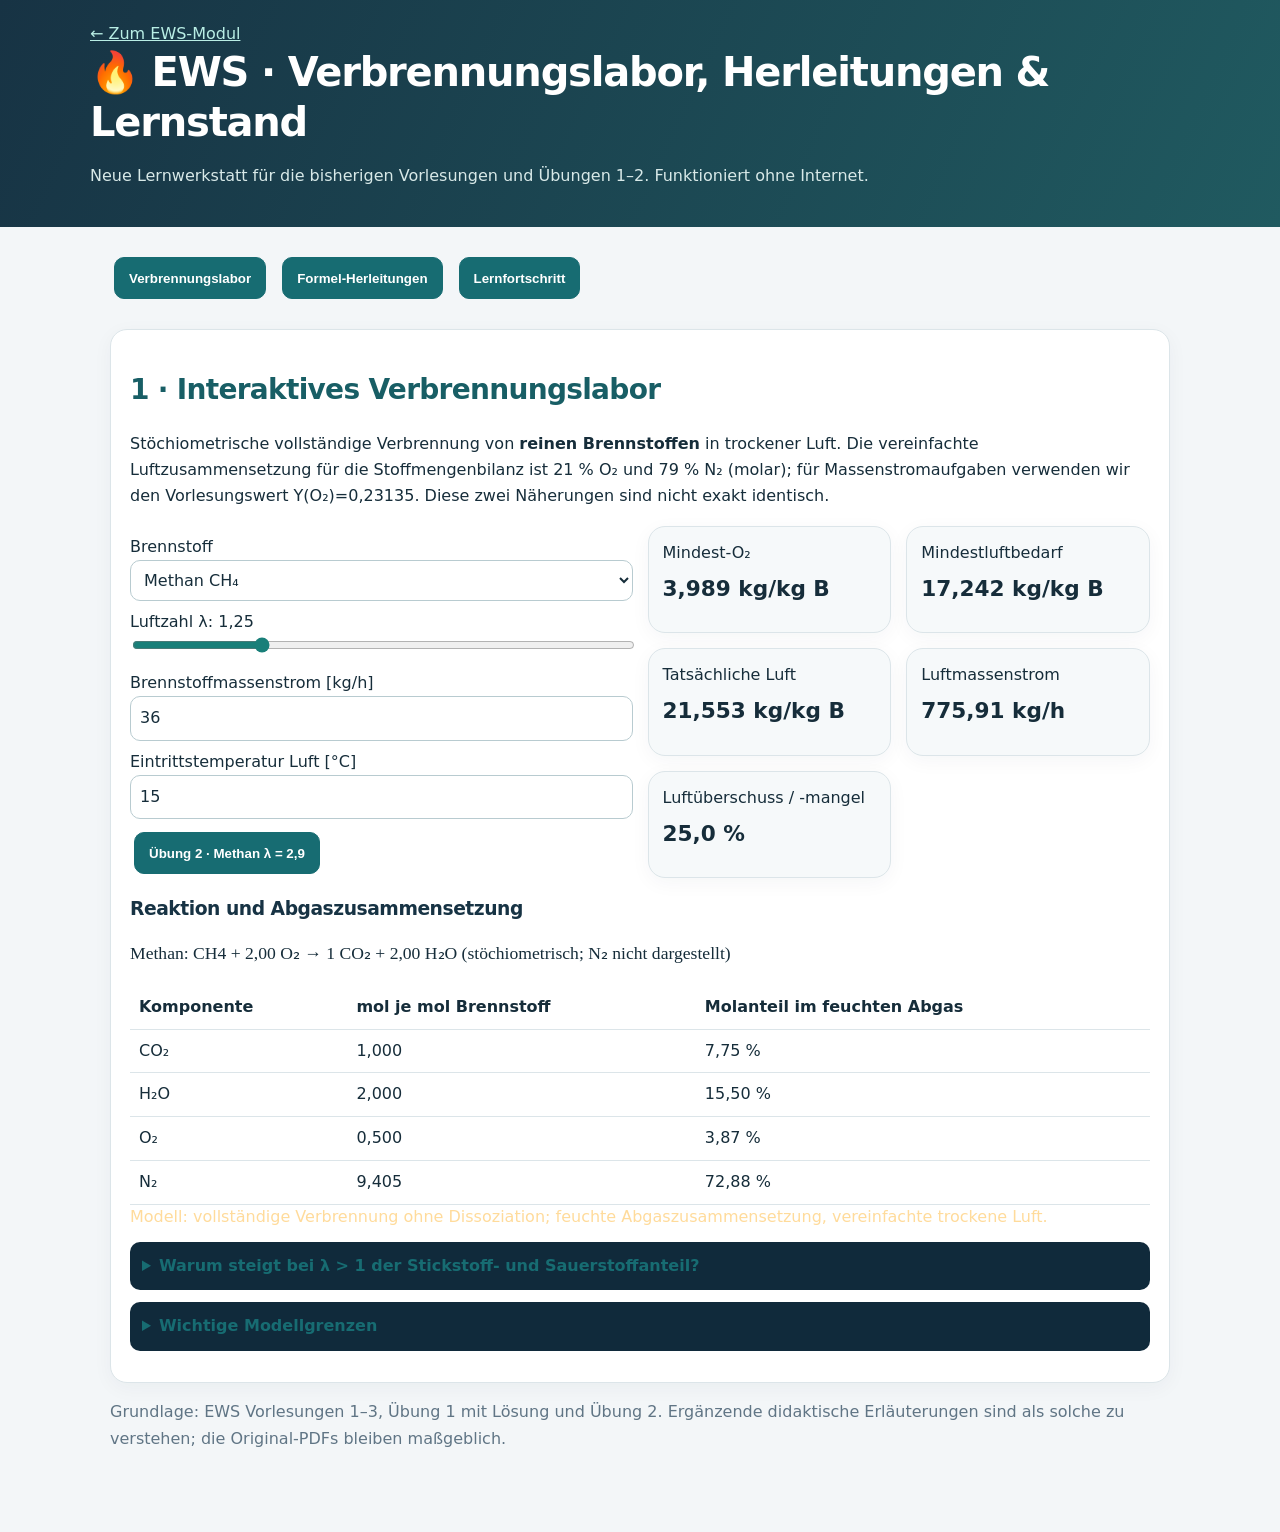
<file: module/energiewandlung/verbrennung-formeln-fortschritt.html>
<!doctype html><html lang="de"><head><meta charset="utf-8"><meta name="viewport" content="width=device-width,initial-scale=1"><title>EWS · Verbrennung, Herleitungen & Lernstand</title><link rel="stylesheet" href="../../assets/css/campus.css"><style>
*{box-sizing:border-box}body{margin:0;background:#0e1c2c;color:#eef7fb;font-family:system-ui,sans-serif}header{padding:24px;background:#172f42}main{max-width:1100px;margin:auto;padding:20px}a{color:#9ceee0}.panel{background:#183146;border:1px solid #456478;border-radius:15px;padding:19px;margin:15px 0}.grid{display:grid;grid-template-columns:repeat(auto-fit,minmax(240px,1fr));gap:15px}label{display:block;margin:9px 0}input,select{background:#0e2638;border:1px solid #819ca9;border-radius:8px;color:#fff;padding:9px;max-width:100%;width:100%}input[type=range]{padding:0}button{background:#278e91;color:white;border:0;border-radius:9px;padding:11px 14px;cursor:pointer;margin:4px}button.alt{background:#37586c}.stat{background:#102b3e;border-radius:10px;padding:14px}.stat b{font-size:1.35rem;display:block;margin-top:6px}table{width:100%;border-collapse:collapse}td,th{text-align:left;padding:9px;border-bottom:1px solid #456478}.muted{color:#bfd0db}.warn{color:#ffdb9b}.tabs button.active{background:#53b3a5;color:#0d2333;font-weight:700}.hidden{display:none}.bar{background:#304c60;border-radius:10px;height:12px;overflow:hidden}.bar>span{display:block;height:100%;background:#59c3a8}details{padding:12px;background:#102a3b;border-radius:10px;margin:12px 0}summary{cursor:pointer;font-weight:650}.step{padding:10px;border-left:3px solid #59c3a8;margin:10px 0;background:#102b3c}.formula{font-family:Georgia,serif;font-size:1.1rem}small{color:#bed0dc}#feedback{min-height:28px}
</style><link rel="stylesheet" href="../../assets/css/design-system.css"></head><body class="campus-tool"><header><a href="index.html">← Zum EWS-Modul</a><h1>🔥 EWS · Verbrennungslabor, Herleitungen & Lernstand</h1><p>Neue Lernwerkstatt für die bisherigen Vorlesungen und Übungen 1–2. Funktioniert ohne Internet.</p></header><main><nav class="tabs"><button class="active" data-panel="comb">Verbrennungslabor</button><button data-panel="derive">Formel-Herleitungen</button><button data-panel="progress">Lernfortschritt</button></nav>
<section id="comb" class="panel"><h2>1 · Interaktives Verbrennungslabor</h2><p>Stöchiometrische vollständige Verbrennung von <b>reinen Brennstoffen</b> in trockener Luft. Die vereinfachte Luftzusammensetzung für die Stoffmengenbilanz ist 21 % O₂ und 79 % N₂ (molar); für Massenstromaufgaben verwenden wir den Vorlesungswert Y(O₂)=0,23135. Diese zwei Näherungen sind nicht exakt identisch.</p><div class="grid"><div><label>Brennstoff<select id="fuel"><option value="CH4">Methan CH₄</option><option value="C3H8">Propan C₃H₈</option><option value="H2">Wasserstoff H₂</option></select></label><label>Luftzahl λ: <output id="lamLabel">1,25</output><input id="lambda" type="range" min="0.5" max="3.5" step="0.05" value="1.25"></label><label>Brennstoffmassenstrom [kg/h]<input id="flow" type="number" min="0.01" step="1" value="36"></label><label>Eintrittstemperatur Luft [°C]<input id="tair" type="number" min="0" max="100" value="15"></label><button id="preset1">Übung 2 · Methan λ = 2,9</button></div><div id="stats" class="grid"></div></div><h3>Reaktion und Abgaszusammensetzung</h3><p id="reaction" class="formula"></p><div style="overflow-x:auto"><table><thead><tr><th>Komponente</th><th>mol je mol Brennstoff</th><th>Molanteil im feuchten Abgas</th></tr></thead><tbody id="gasrows"></tbody></table></div><div id="combwarning" class="warn"></div><details><summary>Warum steigt bei λ &gt; 1 der Stickstoff- und Sauerstoffanteil?</summary><p>Die Luft liefert mit jedem zusätzlichen mol O₂ auch ca. 3,76 mol N₂. Nicht verbrauchter Sauerstoff verbleibt im Abgas. Die Verbrennungsprodukte werden dadurch verdünnt; bei gleichem Brennstoffstrom sinkt die adiabate Flammentemperatur im Allgemeinen.</p></details><details><summary>Wichtige Modellgrenzen</summary><p>Bei λ &lt; 1 ist die vollständige Umsetzung zu CO₂ und H₂O mit der verfügbaren Luft nicht möglich. Der Rechner zeigt dann ausschließlich den Sauerstoffmangel und den Luftbedarf, <b>keine erfundene Abgaszusammensetzung</b>. CO, H₂, Ruß und Gleichgewichtseffekte sind nicht modelliert. Die adiabate Verbrennungstemperatur wird hier nicht berechnet; dafür ist die iterative Aufgabe in der <a href="uebungswerkstatt.html">Übungswerkstatt</a> vorgesehen.</p></details></section>
<section id="derive" class="panel hidden"><h2>2 · Formel-Herleitungstrainer</h2><p>Versuche jeden Schritt zunächst selbst zu formulieren. Klicke erst danach auf „Schritt zeigen“. Die Schritte sind bewusst für die mündliche Erklärung formuliert.</p><label>Herleitung auswählen<select id="derivation"><option value="isentropic">Isentrope Temperaturbeziehung</option><option value="efficiency">Thermischer Wirkungsgrad des Joule-Prozesses</option><option value="air">Mindestluftbedarf und Luftzahl</option><option value="steam">Enthalpie von Nassdampf</option></select></label><div class="stat"><b id="derTitle"></b><p id="derQuestion"></p><div id="steps"></div><button id="nextStep">Nächsten Schritt zeigen</button><button class="alt" id="resetStep">Zurücksetzen</button></div><details><summary>Prüfungstipp</summary><p>Nenne bei jeder Herleitung zuerst die Annahmen, dann den physikalischen Zusammenhang, dann die Formel. Beim Joule-Prozess beispielsweise: ideales Gas, konstante Wärmekapazitäten, isentrope Zustandsänderungen im idealen Grenzfall.</p></details></section>
<section id="progress" class="panel hidden"><h2>3 · Dein EWS-Lernstand</h2><p>Die Angaben bleiben auf diesem Gerät im Browser gespeichert. Die Bewertungen aus dem mündlichen Prüfungstrainer werden ebenfalls angezeigt, sofern du ihn im selben Browser und unter derselben Adresse benutzt hast.</p><div id="progressStats" class="grid"></div><h3>Wie sicher fühlst du dich bei diesen Themen?</h3><div id="topics"></div><h3>Dein nächster Lernschritt</h3><div class="stat" id="recommend"></div><button id="export">Lernstand als JSON sichern</button><button class="alt" id="clearProgress">Nur die Bewertungen dieser Seite zurücksetzen</button><p id="feedback" class="muted"></p><small>Keine Konten, keine Cloud-Synchronisierung. Wenn du den Ordner oder die Adresse wechselst, kann der lokale Fortschritt getrennt gespeichert sein.</small></section>
<p class="muted">Grundlage: EWS Vorlesungen 1–3, Übung 1 mit Lösung und Übung 2. Ergänzende didaktische Erläuterungen sind als solche zu verstehen; die Original-PDFs bleiben maßgeblich.</p></main><script>
'use strict';const $=id=>document.getElementById(id),fmt=(x,n=2)=>Number.isFinite(x)?x.toLocaleString('de-DE',{minimumFractionDigits:n,maximumFractionDigits:n}):'–';
const fuels={CH4:{name:'Methan',C:1,H:4,O:0,M:16.043},C3H8:{name:'Propan',C:3,H:8,O:0,M:44.097},H2:{name:'Wasserstoff',C:0,H:2,O:0,M:2.016}};
function combust(){let f=fuels[$('fuel').value],lam=+$('lambda').value,flow=+$('flow').value,o2=f.C+f.H/4-f.O/2,ratio=79/21,mo2=o2*31.998/f.M,airmin=mo2/.23135,air=lam*airmin; $('lamLabel').textContent=fmt(lam,2);let metrics=[['Mindest-O₂',fmt(mo2,3)+' kg/kg B'],['Mindestluftbedarf',fmt(airmin,3)+' kg/kg B'],['Tatsächliche Luft',fmt(air,3)+' kg/kg B'],['Luftmassenstrom',fmt(air*flow,2)+' kg/h'],['Luftüberschuss / -mangel',fmt((lam-1)*100,1)+' %']];$('stats').innerHTML=metrics.map(([k,v])=>'<div class="stat"><span>'+k+'</span><b>'+v+'</b></div>').join('');let formula=`${f.name}: ${$('fuel').value} + ${fmt(o2,2)} O₂ → ${f.C} CO₂ + ${fmt(f.H/2,2)} H₂O`;$('reaction').textContent=formula+' (stöchiometrisch; N₂ nicht dargestellt)';let w=$('combwarning');if(lam<1){w.textContent='λ < 1: Sauerstoffmangel. Vollständige Verbrennung und die berechnete vollständige Abgaszusammensetzung sind dann nicht möglich.';$('gasrows').innerHTML='<tr><td colspan="3">Für Luftmangel nicht ausgewiesen (unvollständige Verbrennung nicht modelliert).</td></tr>';return}w.textContent='Modell: vollständige Verbrennung ohne Dissoziation; feuchte Abgaszusammensetzung, vereinfachte trockene Luft.';let comps=[['CO₂',f.C],['H₂O',f.H/2],['O₂',(lam-1)*o2],['N₂',lam*o2*ratio]],sum=comps.reduce((s,x)=>s+x[1],0);$('gasrows').innerHTML=comps.map(([name,n])=>'<tr><td>'+name+'</td><td>'+fmt(n,3)+'</td><td>'+fmt(100*n/sum,2)+' %</td></tr>').join('')}
['fuel','lambda','flow','tair'].forEach(id=>$(id).addEventListener('input',combust));$('preset1').onclick=()=>{$('fuel').value='CH4';$('lambda').value='2.9';$('flow').value=3600;$('tair').value=15;combust()};combust();
const derivations={isentropic:{title:'Isentrope Temperaturbeziehung',question:'Leite T₂/T₁ = (p₂/p₁)^((κ−1)/κ) her. Welche Annahmen gelten?',steps:['Annahmen: ideales Gas, konstantes κ, reversible adiabate (isentrope) Zustandsänderung.','Für ein ideales Gas gilt ds = cₚ·dT/T − R·dp/p.','Isentrop bedeutet ds = 0. Also cₚ·dT/T = R·dp/p.','Integration zwischen Zustand 1 und 2: cₚ ln(T₂/T₁) = R ln(p₂/p₁).','Mit R/cₚ = (κ−1)/κ folgt T₂/T₁ = (p₂/p₁)^((κ−1)/κ).']},efficiency:{title:'Thermischer Joule-Wirkungsgrad',question:'Warum ist η_th = 1 − 1/π^((κ−1)/κ) im idealen Grenzfall?',steps:['Annahmen: idealer Joule-Prozess, konstantes cₚ und κ, keine Druckverluste, isentrope Verdichtung und Expansion.','η_th = 1 − q_ab/q_zu, mit q_zu = cₚ(T₃−T₂) und q_ab = cₚ(T₄−T₁).','Isentrope Beziehungen: T₂/T₁ = π^a und T₃/T₄ = π^a mit a = (κ−1)/κ.','Daraus folgt (T₄−T₁)/(T₃−T₂) = 1/π^a.','Damit η_th = 1 − 1/π^a. Das gilt nur für den idealisierten Kreisprozess.']},air:{title:'Mindestluftbedarf und Luftzahl',question:'Wie kommst du von einer Brennstoffformel zum tatsächlichen Luftbedarf?',steps:['Für CₓHᵧO_z beträgt der stöchiometrische O₂-Bedarf n(O₂,min) = x + y/4 − z/2 mol je mol Brennstoff.','Über die Molmassen erhältst du m(O₂,min)/m(B) = n(O₂,min)·M(O₂)/M(B).','Mit dem Sauerstoff-Massenanteil der trockenen Luft Y(O₂) = 0,23135 gilt l_min = m(O₂,min)/(m(B)·0,23135).','Die Luftzahl ist λ = l/l_min, also l = λ·l_min.','Für λ > 1 bleibt Sauerstoff übrig; bei λ < 1 reicht die Luft nicht für vollständige Verbrennung.']},steam:{title:'Enthalpie von Nassdampf',question:'Leite h = h′ + x(h″−h′) her.',steps:['Im Nassdampfgebiet liegen Flüssigkeit und Dampf im Gleichgewicht vor.','Der Dampfgehalt x ist der Massenanteil des Dampfes: x = m_D/(m_D+m_F).','Die spezifische Enthalpie ist die massengewichtete Mischung: h = (1−x)h′ + xh″.','Umformen ergibt h = h′ + x(h″−h′).','Grenzfälle: x = 0 → Siedeflüssigkeit h′; x = 1 → Sattdampf h″.']}};
let stepIndex=0;function renderDer(){let d=derivations[$('derivation').value];$('derTitle').textContent=d.title;$('derQuestion').textContent=d.question;$('steps').innerHTML=d.steps.slice(0,stepIndex).map((s,i)=>'<div class="step"><b>Schritt '+(i+1)+'</b><p>'+s+'</p></div>').join('');$('nextStep').disabled=stepIndex>=d.steps.length}$('nextStep').onclick=()=>{stepIndex=Math.min(stepIndex+1,derivations[$('derivation').value].steps.length);renderDer()};$('resetStep').onclick=()=>{stepIndex=0;renderDer()};$('derivation').onchange=()=>{stepIndex=0;renderDer()};renderDer();
const KEY='ews-v50-topic-progress',TOPICS=['Joule-Prozess & Gasturbine','Isentrope Wirkungsgrade & Druckverluste','Verbrennung & Luftzahl','Heizkessel-Energiebilanz','Adiabate Brennkammer & Iteration','Wasser-/Dampfzustände & Diagramme','Formeln frei herleiten','Mündlich erklären und skizzieren'];let state={};try{state=JSON.parse(localStorage.getItem(KEY)||'{}')||{}}catch(e){};function save(){try{localStorage.setItem(KEY,JSON.stringify(state))}catch(e){$('feedback').textContent='Lokales Speichern ist in diesem Browser nicht verfügbar.'}}function renderProgress(){let oral={};try{oral=JSON.parse(localStorage.getItem('ews-oral-v48-ratings')||'{}')||{}}catch(e){};let values=Object.values(state),oralVals=Object.values(oral);let oralCounts={sicher:0,unsicher:0,offen:0};oralVals.forEach(v=>{let s=String(v).toLowerCase();if(s.includes('sicher')&&!s.includes('un'))oralCounts.sicher++;else if(s.includes('unsicher'))oralCounts.unsicher++;else oralCounts.offen++});let known=values.filter(v=>v==='sicher').length,unsure=values.filter(v=>v==='unsicher').length;$('progressStats').innerHTML=[['Themen sicher',known+' / '+TOPICS.length],['Themen unsicher',unsure],['Mündliche Bewertungen',oralVals.length],['Mündlich sicher',oralCounts.sicher]].map(([k,v])=>'<div class="stat"><span>'+k+'</span><b>'+v+'</b></div>').join('');$('topics').innerHTML=TOPICS.map((t,i)=>'<div class="stat" style="margin:9px 0"><label for="topic'+i+'">'+t+'</label><select id="topic'+i+'"><option value="offen">Noch nicht bewertet</option><option value="unsicher">Unsicher</option><option value="sicher">Sicher</option></select></div>').join('');TOPICS.forEach((t,i)=>{$('topic'+i).value=state[t]||'offen';$('topic'+i).onchange=e=>{state[t]=e.target.value;save();renderProgress()}});let todo=TOPICS.filter(t=>state[t]==='unsicher');let open=TOPICS.filter(t=>!state[t]||state[t]==='offen');let next=todo[0]||open[0];$('recommend').textContent=next?'Als Nächstes: '+next+'. Erkläre das Thema laut ohne Hilfsmittel und bearbeite eine passende Übungsaufgabe.':'Alle Themen sind als sicher markiert. Teste dich jetzt mit einer 30-Minuten-Prüfungssimulation.'}
$('export').onclick=()=>{let obj={version:'5.0',exportedAt:new Date().toISOString(),topics:state};try{obj.oral=JSON.parse(localStorage.getItem('ews-oral-v48-ratings')||'{}')}catch(e){}let blob=new Blob([JSON.stringify(obj,null,2)],{type:'application/json'}),url=URL.createObjectURL(blob),a=document.createElement('a');a.href=url;a.download='EWS-Lernstand.json';a.click();setTimeout(()=>URL.revokeObjectURL(url),1000)};$('clearProgress').onclick=()=>{if(confirm('Nur die Themenbewertungen dieser Seite zurücksetzen?')){state={};save();renderProgress()}};renderProgress();
document.querySelectorAll('[data-panel]').forEach(btn=>btn.onclick=()=>{document.querySelectorAll('[data-panel]').forEach(b=>b.classList.toggle('active',b===btn));for(let id of ['comb','derive','progress'])$(id).classList.toggle('hidden',id!==btn.dataset.panel);if(btn.dataset.panel==='progress')renderProgress()});
</script></body></html>
</file>
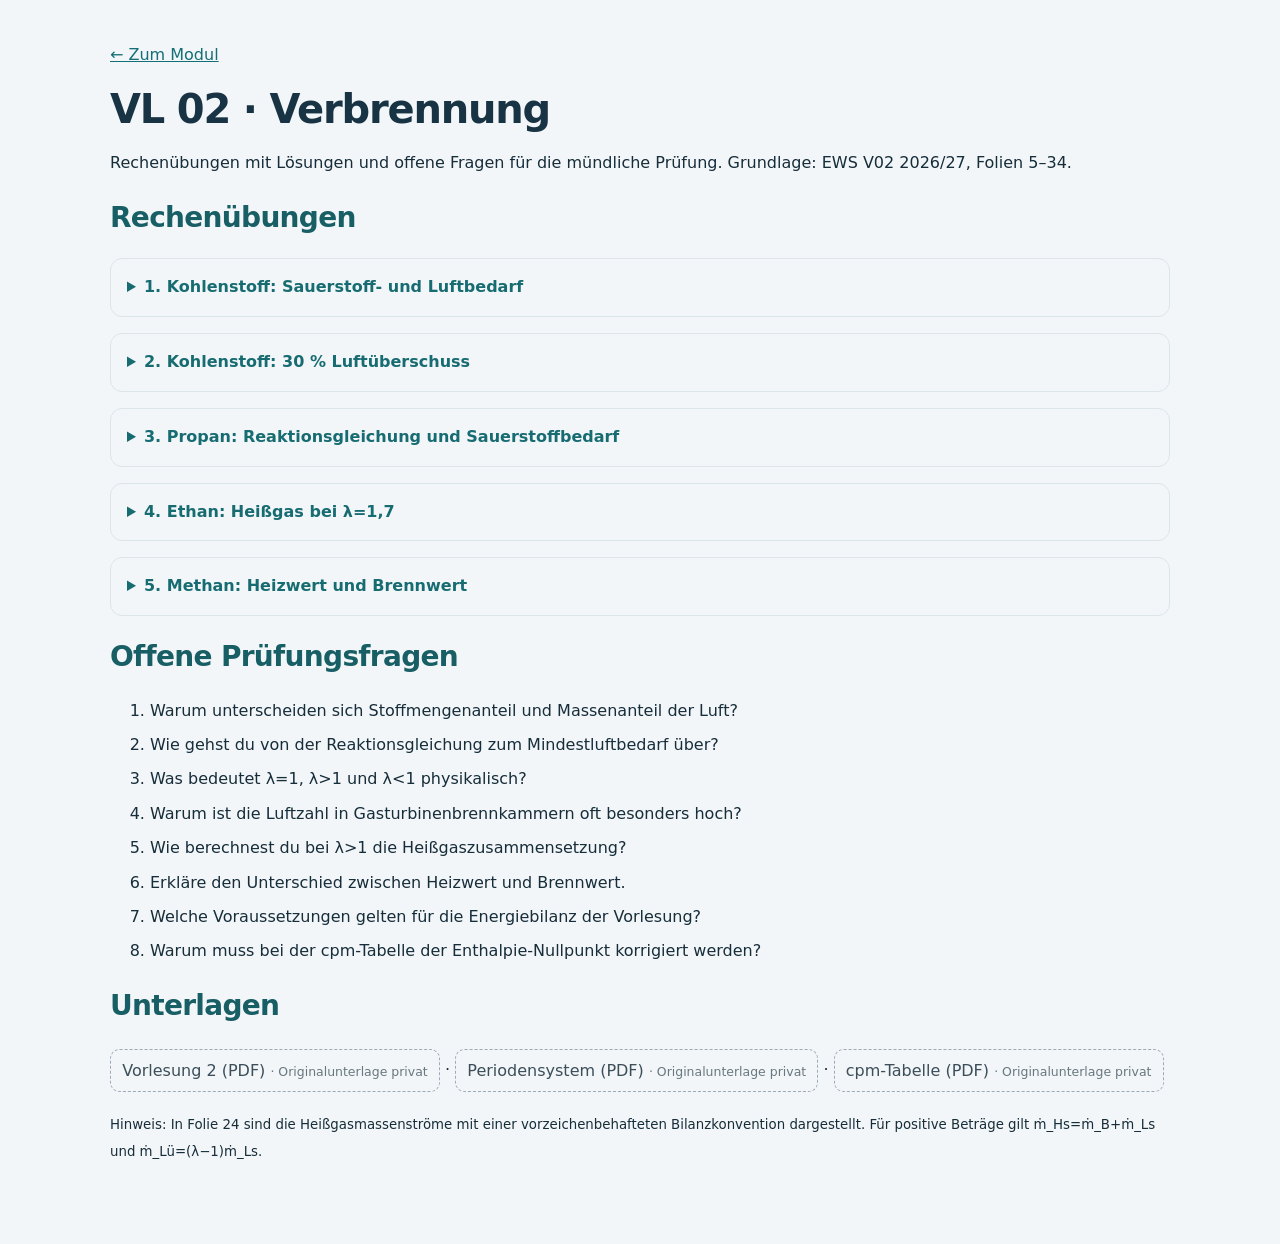
<file: module/energiewandlung/verbrennung-v02.html>
<!doctype html><html lang="de"><head><meta charset="utf-8"><meta name="viewport" content="width=device-width,initial-scale=1"><title>VL 02 · Rechenübungen und mündliche Prüfung</title><link rel="stylesheet" href="../../assets/css/campus.css"><style>main{max-width:850px;margin:2rem auto;padding:1rem}details{margin:1rem 0;padding:1rem;border:1px solid #688;border-radius:12px}summary{cursor:pointer;font-weight:700}li{margin:.5rem 0}</style><link rel="stylesheet" href="../../assets/css/design-system.css"></head><body class="campus-tool"><main><p><a href="index.html">← Zum Modul</a></p><h1>VL 02 · Verbrennung</h1><p>Rechenübungen mit Lösungen und offene Fragen für die mündliche Prüfung. Grundlage: EWS V02 2026/27, Folien 5–34.</p><h2>Rechenübungen</h2>
<details><summary>1. Kohlenstoff: Sauerstoff- und Luftbedarf</summary><p>Aufgabe: 1 kg C wird vollständig verbrannt. Berechne den stöchiometrischen Sauerstoff- und Luftbedarf mit ξ(O₂)=0,23135.</p><p>Lösung: C+O₂→CO₂. M(C)=12 g/mol, M(O₂)=32 g/mol. o₂,min=32/12=2,667 kg/kg. l_min=(32/12)/0,23135≈11,526 kg Luft/kg C. (Folien 11–13)</p></details>
<details><summary>2. Kohlenstoff: 30 % Luftüberschuss</summary><p>Aufgabe: Berechne den tatsächlichen Luftbedarf bei λ=1,3.</p><p>Lösung: l=λ·l_min=1,3·11,526≈14,984 kg Luft pro kg C. (Folie 14)</p></details>
<details><summary>3. Propan: Reaktionsgleichung und Sauerstoffbedarf</summary><p>Aufgabe: Stelle die Reaktionsgleichung auf und berechne den O₂-Bedarf pro mol und pro kg Propan mit M(C)=12, M(H)=1, M(O)=16 g/mol.</p><p>Lösung: C₃H₈+5O₂→3CO₂+4H₂O. Pro mol Propan sind 5 mol O₂ nötig. M(Propan)=44 g/mol; 5·32/44≈3,636 kg O₂/kg Propan. Dies ist eine aus Folie 17 abgeleitete Übungsrechnung.</p></details>
<details><summary>4. Ethan: Heißgas bei λ=1,7</summary><p>Aufgabe: Pro mol Ethan: Wie viel O₂ wird zugeführt, wie viel bleibt übrig, wie viel CO₂ und H₂O entstehen?</p><p>Lösung: C₂H₆+3,5O₂→2CO₂+3H₂O. O₂-Zufuhr=3,5·1,7=5,95 mol; O₂-Rest=5,95−3,5=2,45 mol. Produkte: 2 mol CO₂ und 3 mol H₂O. Zusätzlich werden N₂ und Ar aus der Luft mitgeführt (Folie 25).</p></details>
<details><summary>5. Methan: Heizwert und Brennwert</summary><p>Aufgabe: Ein Brennstoffmassenstrom von 0,1 kg/s Methan wird betrachtet. Wie groß ist die Brennstoffwärmeleistung auf Heizwertbasis?</p><p>Lösung: Hᵢ(CH₄)=50,01 MJ/kg (Folie 30). Q̇_B=0,1·50,01=5,001 MJ/s=5,001 MW. Auf Brennwertbasis: 0,1·55,50=5,550 MW. Dies ist eine aus Folien 27 und 30 abgeleitete Übungsrechnung.</p></details>
<h2>Offene Prüfungsfragen</h2><ol><li>Warum unterscheiden sich Stoffmengenanteil und Massenanteil der Luft?</li><li>Wie gehst du von der Reaktionsgleichung zum Mindestluftbedarf über?</li><li>Was bedeutet λ=1, λ&gt;1 und λ&lt;1 physikalisch?</li><li>Warum ist die Luftzahl in Gasturbinenbrennkammern oft besonders hoch?</li><li>Wie berechnest du bei λ&gt;1 die Heißgaszusammensetzung?</li><li>Erkläre den Unterschied zwischen Heizwert und Brennwert.</li><li>Welche Voraussetzungen gelten für die Energiebilanz der Vorlesung?</li><li>Warum muss bei der cpm-Tabelle der Enthalpie-Nullpunkt korrigiert werden?</li></ol><h2>Unterlagen</h2><p><span class="private-source-note" title="Kursunterlage ist aus urheberrechtlichen Gründen nicht auf der öffentlichen Website hinterlegt">Vorlesung 2 (PDF) <small>· Originalunterlage privat</small></span> · <span class="private-source-note" title="Kursunterlage ist aus urheberrechtlichen Gründen nicht auf der öffentlichen Website hinterlegt">Periodensystem (PDF) <small>· Originalunterlage privat</small></span> · <span class="private-source-note" title="Kursunterlage ist aus urheberrechtlichen Gründen nicht auf der öffentlichen Website hinterlegt">cpm-Tabelle (PDF) <small>· Originalunterlage privat</small></span></p><p><small>Hinweis: In Folie 24 sind die Heißgasmassenströme mit einer vorzeichenbehafteten Bilanzkonvention dargestellt. Für positive Beträge gilt ṁ_Hs=ṁ_B+ṁ_Ls und ṁ_Lü=(λ−1)ṁ_Ls.</small></p></main></body></html>
</file>
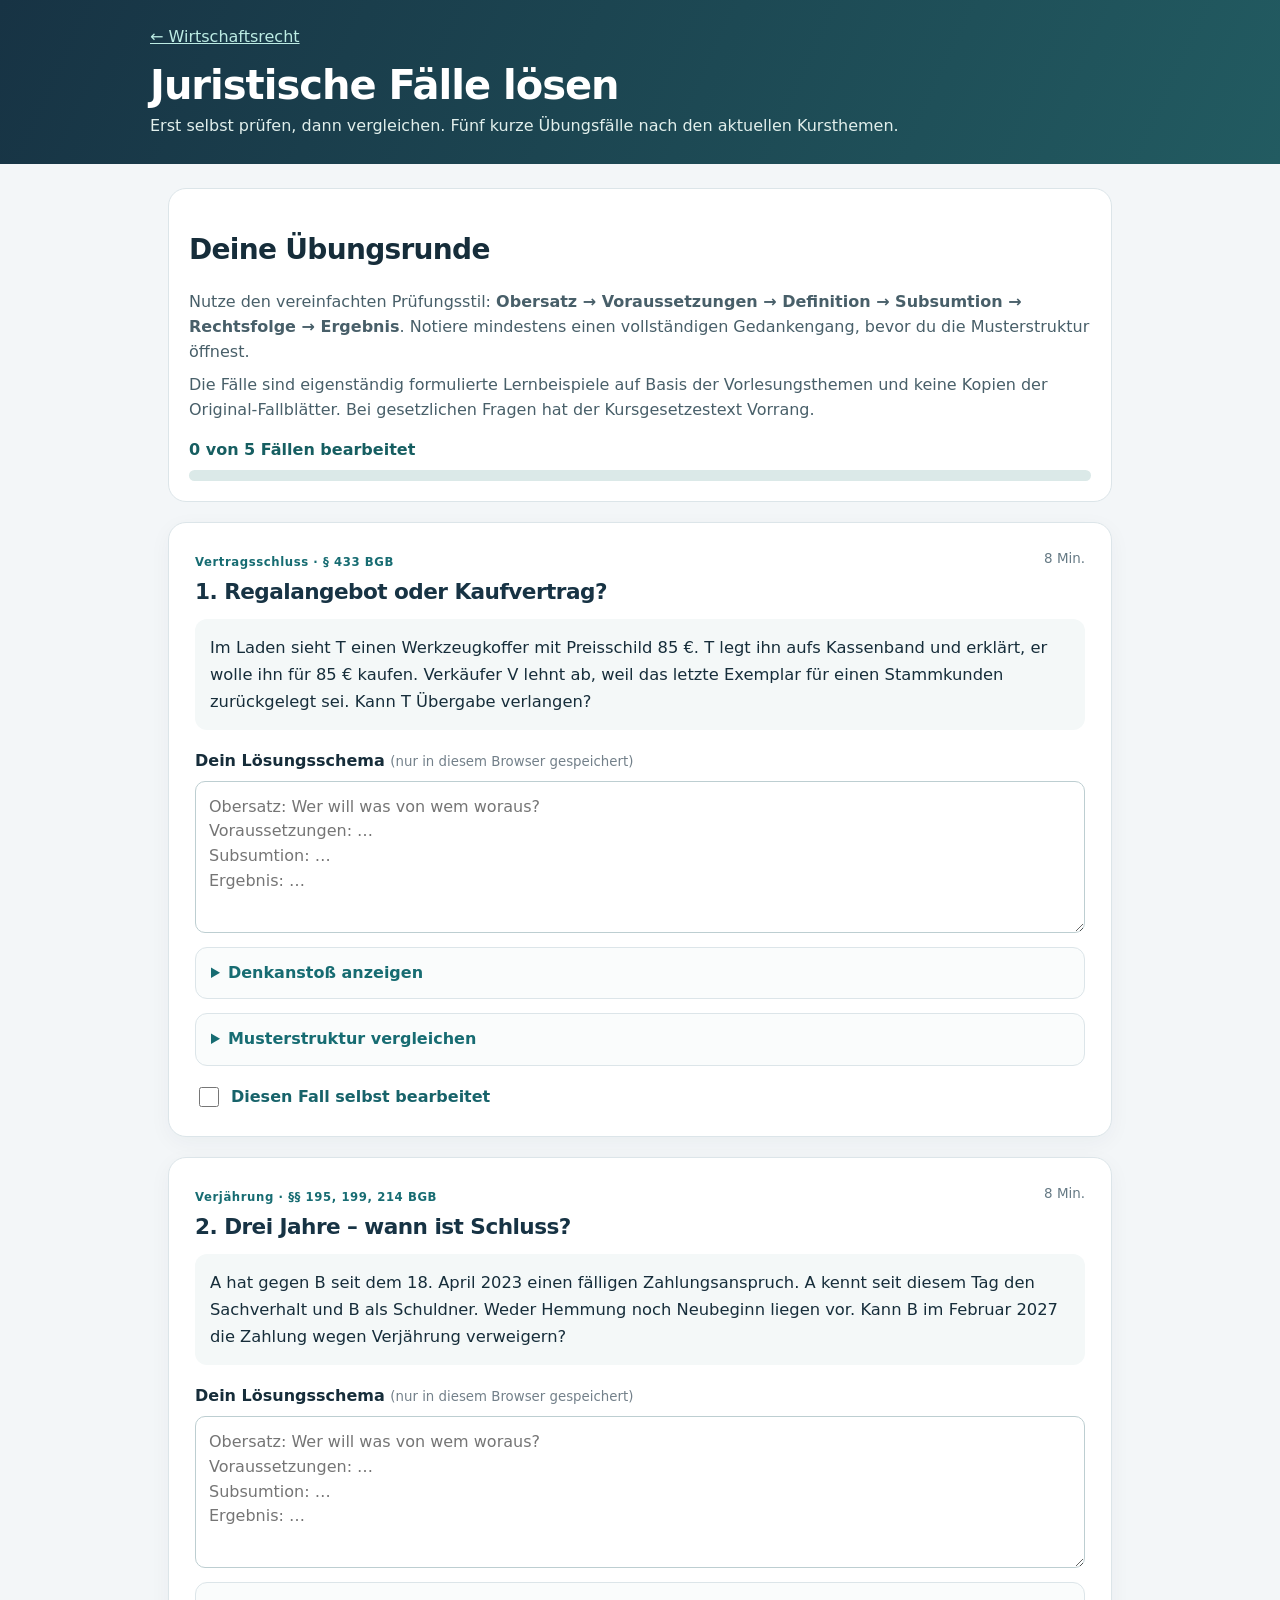
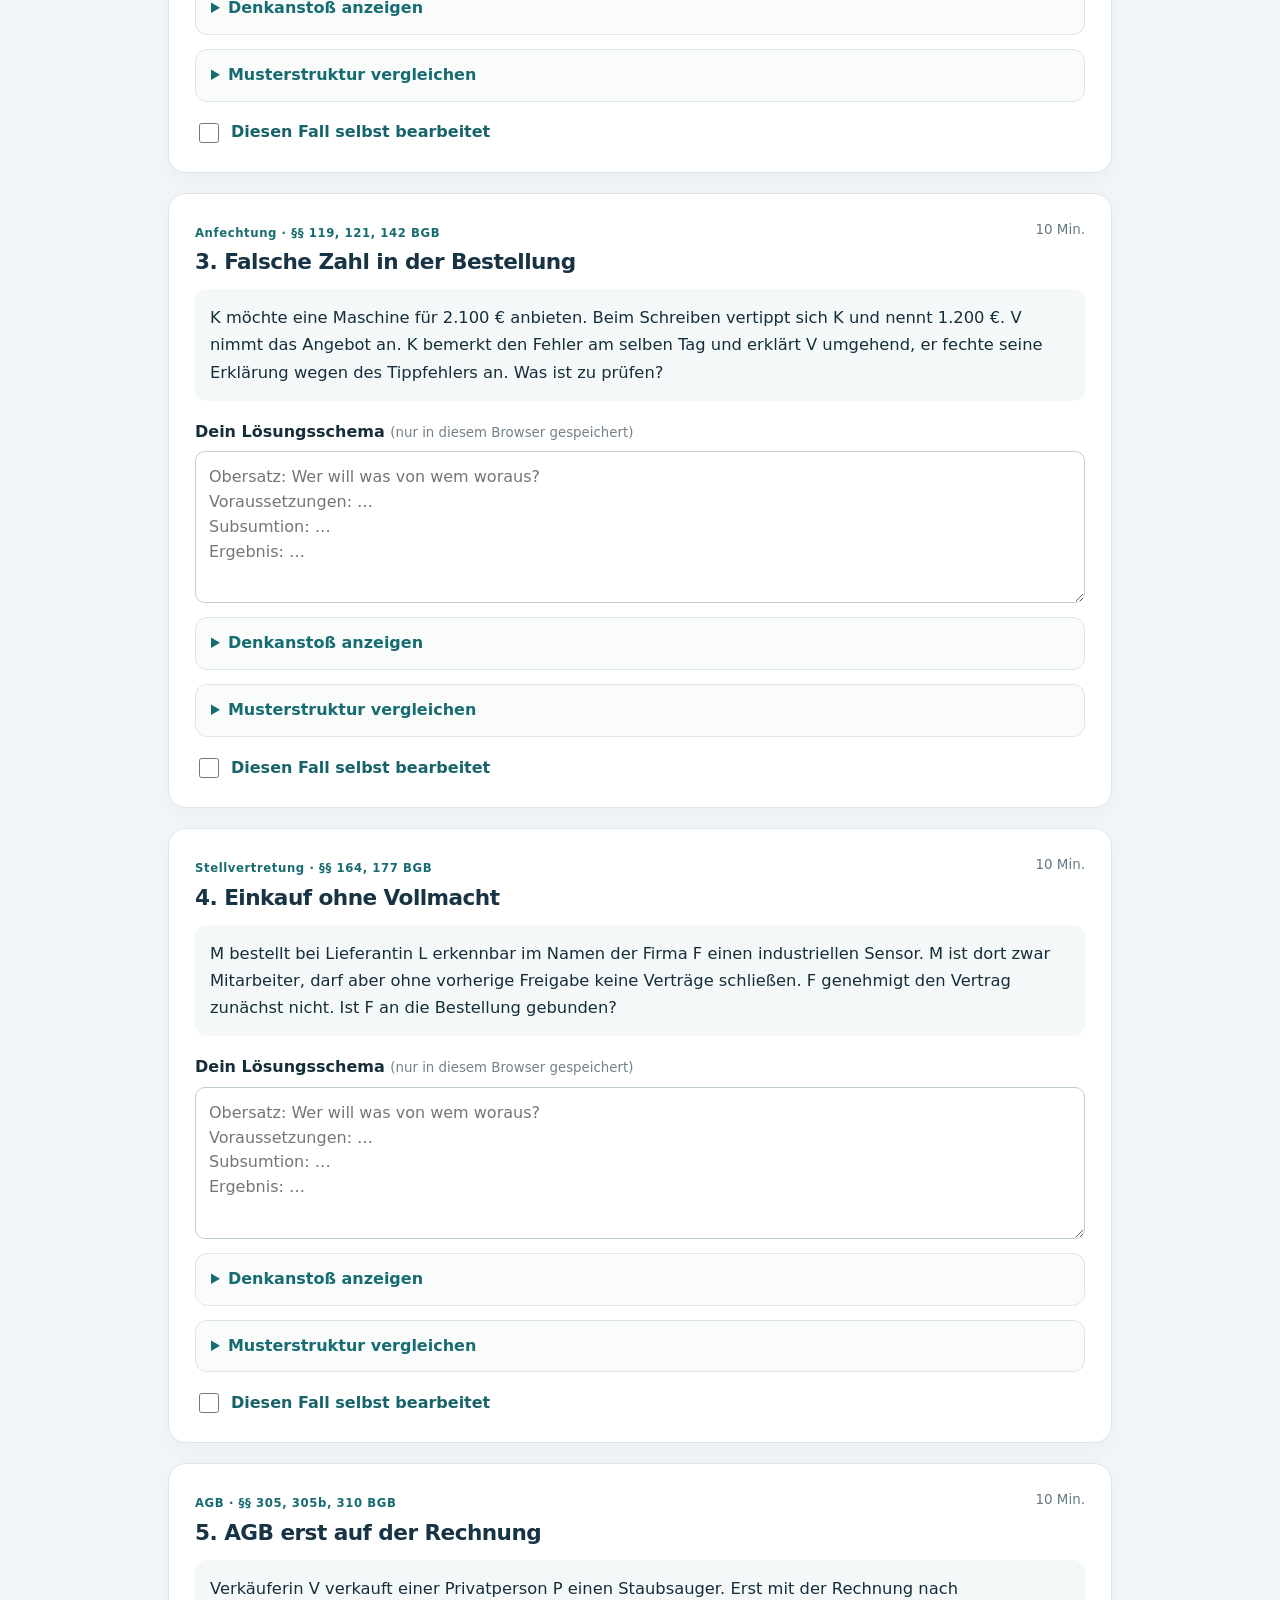
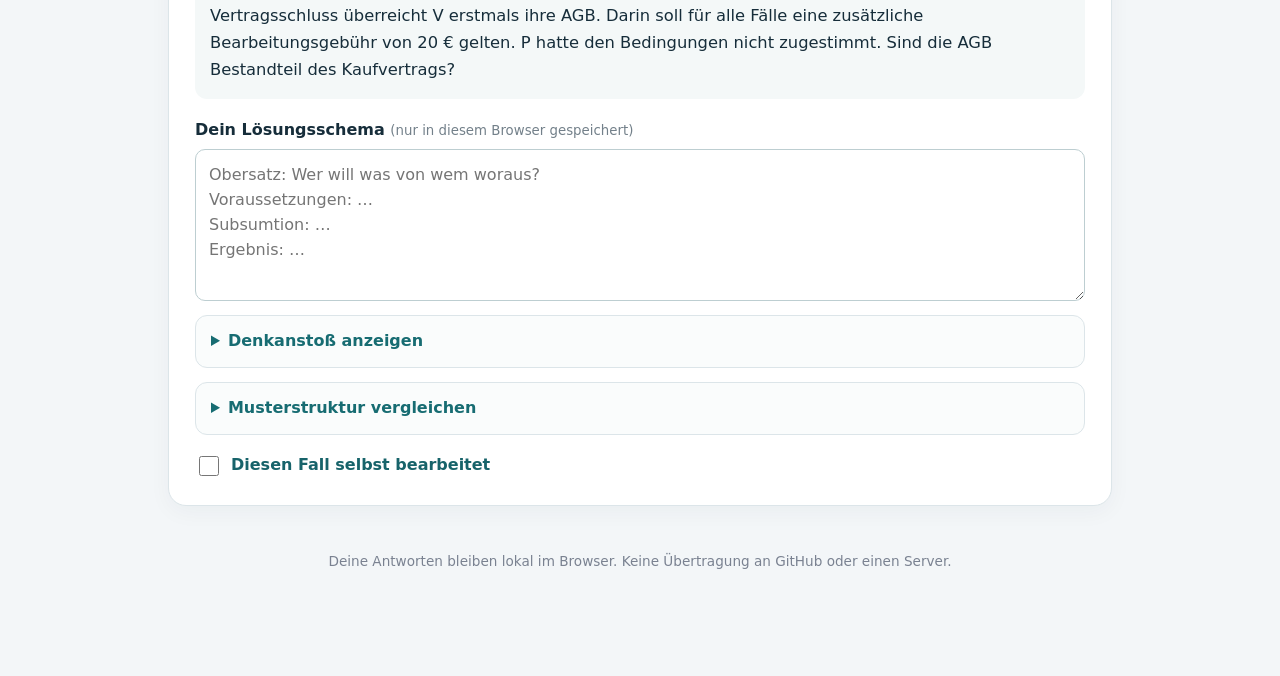
<file: module/wirtschaftsrecht/faelle.html>
<!doctype html><html lang="de"><head><meta charset="utf-8"><meta name="viewport" content="width=device-width,initial-scale=1"><meta name="theme-color" content="#173344"><title>Wirtschaftsrecht · Falltraining</title><link rel="stylesheet" href="../../assets/css/campus.css"><link rel="stylesheet" href="../../assets/css/design-system.css">
<style>
.case-header{background:linear-gradient(115deg,#173344,#225b61);color:white;padding:25px 20px}
.case-header .wrap{max-width:980px}
.case-header a{color:#bcece4}
.case-header h1{font-size:clamp(1.7rem,4vw,2.5rem);margin:10px 0 4px}
.case-header p{color:#e1efec;margin:0}
.case-main{max-width:980px;margin:24px auto;padding:0 18px 55px}
.start{background:#fff;padding:20px;border:1px solid #dce5e9;border-radius:18px;margin-bottom:20px}
.start p{margin:9px 0;color:#485f69}
.status{margin-top:15px;font-weight:700;color:#165e61}
.meter{height:11px;background:#dbe9e8;border-radius:20px;overflow:hidden;margin-top:7px}
.meter>span{display:block;height:100%;width:0;background:#268a7f;transition:width .2s}
.case{background:#fff;border:1px solid #dce5e9;border-radius:18px;padding:clamp(17px,3vw,26px);margin:20px 0;box-shadow:0 6px 22px #1733440b}
.case-top{display:flex;justify-content:space-between;gap:12px}
.case h2{margin:5px 0 13px;color:#173344;font-size:1.35rem}
.eyebrow{font-size:.73rem;color:#176c72;font-weight:800;letter-spacing:.05em}
.time{white-space:nowrap;color:#657984;font-size:.84rem}
.facts{font-size:1.02rem;line-height:1.66;padding:15px;background:#f4f8f8;border-radius:12px;margin:0 0 19px}
.case label:not(.done){display:block;font-weight:700;margin-bottom:7px}
.case label small{font-weight:400;color:#73808a}
.case textarea{display:block;width:100%;font:inherit;padding:13px;border:1px solid #bdced1;border-radius:10px;background:white;color:#173344;line-height:1.55;resize:vertical;min-height:120px}
.case details{margin-top:14px;padding:13px 15px;border:1px solid #dce5e9;border-radius:12px;background:#fafcfc}
.case summary{cursor:pointer;font-weight:700;color:#176c72}
.case details p{margin:12px 0 0}
.solution{white-space:pre-line;line-height:1.62;color:#263c44}
.solution p{margin:8px 0}
.done{display:flex;align-items:center;gap:9px;margin-top:18px;color:#17636a;font-weight:750}
.done input{width:20px;height:20px;accent-color:#176c72}
@media(max-width:600px){.case-main{padding:0 12px}.case-header{padding:22px 16px}}
</style></head><body><header class="case-header"><div class="wrap"><a href="index.html">← Wirtschaftsrecht</a><h1>Juristische Fälle lösen</h1><p>Erst selbst prüfen, dann vergleichen. Fünf kurze Übungsfälle nach den aktuellen Kursthemen.</p></div></header>
<main class="case-main"><section class="start"><h2>Deine Übungsrunde</h2><p>Nutze den vereinfachten Prüfungsstil: <b>Obersatz → Voraussetzungen → Definition → Subsumtion → Rechtsfolge → Ergebnis</b>. Notiere mindestens einen vollständigen Gedankengang, bevor du die Musterstruktur öffnest.</p><p>Die Fälle sind eigenständig formulierte Lernbeispiele auf Basis der Vorlesungsthemen und keine Kopien der Original-Fallblätter. Bei gesetzlichen Fragen hat der Kursgesetzestext Vorrang.</p><div class="status" id="status">0 von 5 Fällen bearbeitet</div><div class="meter" aria-hidden="true"><span id="bar"></span></div></section><article class="case" id="fall-1">
 <div class="case-top"><div><span class="eyebrow">Vertragsschluss · § 433 BGB</span><h2>1. Regalangebot oder Kaufvertrag?</h2></div><span class="time">8 Min.</span></div>
 <p class="facts">Im Laden sieht T einen Werkzeugkoffer mit Preisschild 85 €. T legt ihn aufs Kassenband und erklärt, er wolle ihn für 85 € kaufen. Verkäufer V lehnt ab, weil das letzte Exemplar für einen Stammkunden zurückgelegt sei. Kann T Übergabe verlangen?</p>
 <label for="note-0">Dein Lösungsschema <small>(nur in diesem Browser gespeichert)</small></label>
 <textarea id="note-0" data-notes="0" rows="5" placeholder="Obersatz: Wer will was von wem woraus?&#10;Voraussetzungen: …&#10;Subsumtion: …&#10;Ergebnis: …"></textarea>
 <details><summary>Denkanstoß anzeigen</summary><p>Wer will was von wem woraus? Prüfe Angebot und Annahme getrennt. Ist das Preisschild schon ein bindendes Angebot?</p></details>
 <details><summary>Musterstruktur vergleichen</summary><div class="solution">Obersatz: T könnte gegen V aus § 433 Abs. 1 S. 1 BGB einen Anspruch auf Übergabe und Eigentumsverschaffung haben.<p>Voraussetzung: wirksamer Kaufvertrag durch Angebot und Annahme.<p>Subsumtion: Das Preisschild ist in der Regel nur eine invitatio ad offerendum. T macht beim Bezahlenwollen ein Angebot. V nimmt es nicht an, sondern lehnt ausdrücklich ab.<p>Ergebnis: Mangels Kaufvertrag besteht der Anspruch nicht.<p>Hinweis: Übungsfall vereinfacht, orientiert am Thema aus Übungsblatt 5 mit Lösung.</div></details>
 <label class="done"><input type="checkbox" data-done="0"> Diesen Fall selbst bearbeitet</label>
 </article>
<article class="case" id="fall-2">
 <div class="case-top"><div><span class="eyebrow">Verjährung · §§ 195, 199, 214 BGB</span><h2>2. Drei Jahre – wann ist Schluss?</h2></div><span class="time">8 Min.</span></div>
 <p class="facts">A hat gegen B seit dem 18. April 2023 einen fälligen Zahlungsanspruch. A kennt seit diesem Tag den Sachverhalt und B als Schuldner. Weder Hemmung noch Neubeginn liegen vor. Kann B im Februar 2027 die Zahlung wegen Verjährung verweigern?</p>
 <label for="note-1">Dein Lösungsschema <small>(nur in diesem Browser gespeichert)</small></label>
 <textarea id="note-1" data-notes="1" rows="5" placeholder="Obersatz: Wer will was von wem woraus?&#10;Voraussetzungen: …&#10;Subsumtion: …&#10;Ergebnis: …"></textarea>
 <details><summary>Denkanstoß anzeigen</summary><p>Prüfe die regelmäßige Verjährung, den Fristbeginn am Jahresende und die Einrede. Schreibe ein konkretes Datum auf.</p></details>
 <details><summary>Musterstruktur vergleichen</summary><div class="solution">Obersatz: B könnte gemäß § 214 Abs. 1 BGB berechtigt sein, die Zahlung zu verweigern.<p>Voraussetzungen: Anspruch unterliegt Regelverjährung nach § 195 BGB (drei Jahre). Beginn gemäß § 199 Abs. 1 BGB mit Schluss des Jahres 2023 bei Entstehung und Kenntnis.<p>Subsumtion: Frist läuft vom 01.01.2024 bis zum Ablauf des 31.12.2026. Hemmung/Neubeginn sind ausgeschlossen.<p>Ergebnis: Im Februar 2027 kann B die Einrede erheben. Der Anspruch erlischt durch die Verjährung nicht.<p>Hinweis: Die Fallangaben sind bewusst vereinfacht; reale Sonderfristen und Hemmungstatbestände sind hier ausgeklammert.</div></details>
 <label class="done"><input type="checkbox" data-done="1"> Diesen Fall selbst bearbeitet</label>
 </article>
<article class="case" id="fall-3">
 <div class="case-top"><div><span class="eyebrow">Anfechtung · §§ 119, 121, 142 BGB</span><h2>3. Falsche Zahl in der Bestellung</h2></div><span class="time">10 Min.</span></div>
 <p class="facts">K möchte eine Maschine für 2.100 € anbieten. Beim Schreiben vertippt sich K und nennt 1.200 €. V nimmt das Angebot an. K bemerkt den Fehler am selben Tag und erklärt V umgehend, er fechte seine Erklärung wegen des Tippfehlers an. Was ist zu prüfen?</p>
 <label for="note-2">Dein Lösungsschema <small>(nur in diesem Browser gespeichert)</small></label>
 <textarea id="note-2" data-notes="2" rows="5" placeholder="Obersatz: Wer will was von wem woraus?&#10;Voraussetzungen: …&#10;Subsumtion: …&#10;Ergebnis: …"></textarea>
 <details><summary>Denkanstoß anzeigen</summary><p>Gliedere Anfechtungsgrund, Anfechtungserklärung, Anfechtungsgegner, Anfechtungsfrist und Rechtsfolge. Beachte eine mögliche Ersatzpflicht.</p></details>
 <details><summary>Musterstruktur vergleichen</summary><div class="solution">Obersatz: Das zunächst geschlossene Rechtsgeschäft könnte durch wirksame Anfechtung gemäß §§ 119 ff. BGB rückwirkend nichtig sein.<p>Anfechtungsgrund: K wollte 2.100 € erklären, hat sich jedoch vertippt (Erklärungsirrtum, § 119 Abs. 1 BGB).<p>Anfechtungserklärung: K teilt V unverzüglich mit, dass er wegen des Irrtums nicht an der Erklärung festhalten will (§ 143 BGB; Frist § 121 BGB).<p>Ergebnis: Bei Vorliegen aller Voraussetzungen gilt das Rechtsgeschäft nach § 142 Abs. 1 BGB als von Anfang an nichtig.<p>Ergänzung: Mögliche Ersatzpflicht für Vertrauensschaden nach § 122 BGB gesondert prüfen.<p>Hinweis: Lernfall; Erklärungsfrist und Ersatzpflicht sind in realen Fällen konkret zu prüfen.</div></details>
 <label class="done"><input type="checkbox" data-done="2"> Diesen Fall selbst bearbeitet</label>
 </article>
<article class="case" id="fall-4">
 <div class="case-top"><div><span class="eyebrow">Stellvertretung · §§ 164, 177 BGB</span><h2>4. Einkauf ohne Vollmacht</h2></div><span class="time">10 Min.</span></div>
 <p class="facts">M bestellt bei Lieferantin L erkennbar im Namen der Firma F einen industriellen Sensor. M ist dort zwar Mitarbeiter, darf aber ohne vorherige Freigabe keine Verträge schließen. F genehmigt den Vertrag zunächst nicht. Ist F an die Bestellung gebunden?</p>
 <label for="note-3">Dein Lösungsschema <small>(nur in diesem Browser gespeichert)</small></label>
 <textarea id="note-3" data-notes="3" rows="5" placeholder="Obersatz: Wer will was von wem woraus?&#10;Voraussetzungen: …&#10;Subsumtion: …&#10;Ergebnis: …"></textarea>
 <details><summary>Denkanstoß anzeigen</summary><p>Prüfe eigene Erklärung, fremden Namen und Vertretungsmacht. Was gilt, wenn die Vertretungsmacht fehlt?</p></details>
 <details><summary>Musterstruktur vergleichen</summary><div class="solution">Obersatz: L könnte gegenüber F einen vertraglichen Anspruch aus der Bestellung haben.<p>Voraussetzungen: wirksame Stellvertretung erfordert eigene Willenserklärung, Handeln im fremden Namen und Vertretungsmacht (§ 164 Abs. 1 BGB).<p>Subsumtion: M gibt eine eigene Erklärung im Namen von F ab, besitzt nach dem Sachverhalt jedoch keine entsprechende Vertretungsmacht.<p>Ergebnis: Der Vertrag ist gegenüber F nach § 177 Abs. 1 BGB zunächst von deren Genehmigung abhängig; ohne Genehmigung ist F nicht gebunden.<p>Hinweis: Fragen einer Duldungs-/Anscheinsvollmacht oder der Haftung des M sind nicht Gegenstand dieses vereinfachten Falls.</div></details>
 <label class="done"><input type="checkbox" data-done="3"> Diesen Fall selbst bearbeitet</label>
 </article>
<article class="case" id="fall-5">
 <div class="case-top"><div><span class="eyebrow">AGB · §§ 305, 305b, 310 BGB</span><h2>5. AGB erst auf der Rechnung</h2></div><span class="time">10 Min.</span></div>
 <p class="facts">Verkäuferin V verkauft einer Privatperson P einen Staubsauger. Erst mit der Rechnung nach Vertragsschluss überreicht V erstmals ihre AGB. Darin soll für alle Fälle eine zusätzliche Bearbeitungsgebühr von 20 € gelten. P hatte den Bedingungen nicht zugestimmt. Sind die AGB Bestandteil des Kaufvertrags?</p>
 <label for="note-4">Dein Lösungsschema <small>(nur in diesem Browser gespeichert)</small></label>
 <textarea id="note-4" data-notes="4" rows="5" placeholder="Obersatz: Wer will was von wem woraus?&#10;Voraussetzungen: …&#10;Subsumtion: …&#10;Ergebnis: …"></textarea>
 <details><summary>Denkanstoß anzeigen</summary><p>Ist P Verbraucher? Wann wurden die AGB vorgestellt? Prüfe Einbeziehung nach § 305 Abs. 2 BGB, nicht sofort die Inhaltskontrolle.</p></details>
 <details><summary>Musterstruktur vergleichen</summary><div class="solution">Obersatz: V könnte die zusätzliche Gebühr nur aufgrund einer wirksam vereinbarten Vertragsbedingung fordern.<p>Maßstab: Bei einem Verbrauchervertrag setzt die Einbeziehung nach § 305 Abs. 2 BGB insbesondere Hinweis bei Vertragsschluss, Kenntnisnahmemöglichkeit und Einverständnis voraus.<p>Subsumtion: Die AGB werden erst nach Abschluss des Kaufvertrags überreicht; P hatte vorher keine Kenntnisnahmemöglichkeit und nicht zugestimmt.<p>Ergebnis: Unter den Fallannahmen sind die AGB nicht wirksam einbezogen. Eine Gebühr kann nicht allein daraus gefordert werden.<p>Hinweis: Der Fall dient dem Einbeziehungsschema aus der AGB-Reading-Week. Bei Unternehmerverträgen gelten Besonderheiten gemäß § 310 Abs. 1 BGB.</div></details>
 <label class="done"><input type="checkbox" data-done="4"> Diesen Fall selbst bearbeitet</label>
 </article>
<footer>Deine Antworten bleiben lokal im Browser. Keine Übertragung an GitHub oder einen Server.</footer></main>
<script>
(function(){const KEY="campus:wirtschaftsrecht:falltrainer";let s={done:[],notes:{}};try{s={...s,...JSON.parse(localStorage.getItem(KEY)||"{}")}}catch(e){};function save(){try{localStorage.setItem(KEY,JSON.stringify(s))}catch(e){}}
function sync(){document.querySelectorAll("[data-done]").forEach(x=>x.checked=s.done.includes(Number(x.dataset.done)));document.querySelectorAll("[data-notes]").forEach(x=>x.value=s.notes[x.dataset.notes]||"");document.getElementById("status").textContent=s.done.length+" von 5 Fällen bearbeitet";document.getElementById("bar").style.width=(s.done.length/5*100)+"%"}
document.querySelectorAll("[data-done]").forEach(x=>x.addEventListener("change",()=>{const n=Number(x.dataset.done);s.done=x.checked?[...new Set([...s.done,n])]:s.done.filter(v=>v!==n);save();sync()}));
document.querySelectorAll("[data-notes]").forEach(x=>x.addEventListener("input",()=>{s.notes[x.dataset.notes]=x.value;save()}));sync()})();
</script></body></html>
</file>
<file: assets/css/campus.css>
:root{--a:#2563b8;--b:#5592dc;--bg:#f5f7fb;--ink:#172033;--muted:#6b7280}
*{box-sizing:border-box} body{margin:0;font-family:Inter,system-ui,-apple-system,Segoe UI,Arial,sans-serif;background:var(--bg);color:var(--ink)}
header{background:linear-gradient(135deg,var(--a),var(--b));color:white;padding:28px 22px;box-shadow:0 4px 18px #0002}
.wrap{max-width:1180px;margin:auto}.topline{display:flex;justify-content:space-between;gap:16px;align-items:center}
h1{margin:0;font-size:clamp(24px,4vw,40px)} .sub{opacity:.9;margin-top:7px}.back{color:white;text-decoration:none;font-weight:700}
main{max-width:1180px;margin:24px auto;padding:0 18px 50px}.hero{background:white;border-radius:20px;padding:22px;box-shadow:0 8px 28px #1d29400d;margin-bottom:20px}
.grid{display:grid;grid-template-columns:repeat(auto-fit,minmax(245px,1fr));gap:18px}.module{display:block;text-decoration:none;color:white;border-radius:22px;padding:24px;min-height:190px;box-shadow:0 10px 30px #0002;transition:.18s transform,.18s box-shadow}
.module:hover{transform:translateY(-4px);box-shadow:0 16px 34px #0003}.module .icon{font-size:38px}.module h2{font-size:21px;margin:30px 0 8px}.module p{margin:0;opacity:.88}
.tabs{display:flex;gap:8px;overflow:auto;padding-bottom:8px;margin-bottom:18px}.tabs button,.btn{border:0;border-radius:12px;padding:11px 14px;font-weight:750;cursor:pointer;background:white;color:var(--ink);box-shadow:0 2px 10px #0000000d}
.tabs button.active,.btn.primary{background:var(--a);color:white}.panel{background:white;border-radius:18px;padding:20px;box-shadow:0 8px 26px #0000000c}.stats{display:grid;grid-template-columns:repeat(auto-fit,minmax(150px,1fr));gap:12px;margin:16px 0}
.stat{background:#f7f8fb;border:1px solid #e8ebf2;border-radius:15px;padding:16px}.stat b{font-size:24px;display:block}.muted{color:var(--muted)}
.item{border:1px solid #e5e7eb;border-radius:14px;padding:15px;margin:10px 0}.item h3{margin:0 0 6px}.empty{padding:30px;text-align:center;color:var(--muted);border:2px dashed #e1e5ec;border-radius:16px}
.progress{height:12px;background:#e8edf4;border-radius:99px;overflow:hidden}.progress>i{display:block;height:100%;background:linear-gradient(90deg,var(--a),var(--b))}
code{background:#eef1f6;padding:2px 6px;border-radius:6px} footer{text-align:center;color:#7a8291;padding:25px}

/* v2.1 foundation */
.toolbar{display:flex;gap:10px;flex-wrap:wrap;align-items:center}.toolbar .btn{display:inline-block;text-decoration:none}
.section-title{display:flex;align-items:center;justify-content:space-between;gap:12px}
.module-meta{display:flex;gap:8px;flex-wrap:wrap;margin-top:14px}.pill{background:#ffffff2a;border:1px solid #ffffff38;padding:6px 9px;border-radius:999px;font-size:13px}
.module .progress{margin-top:18px;background:#ffffff42}.module .progress>i{background:white}
.resume{display:flex;justify-content:space-between;align-items:center;gap:16px;padding:16px;border:1px solid #e6e9ef;border-radius:16px;background:#fafbfc;margin:16px 0}
.chapter{border:1px solid #e5e7eb;border-radius:16px;margin:12px 0;overflow:hidden}.chapter-head{padding:15px 16px;background:#f7f8fb;font-weight:800}.chapter-body{padding:4px 14px 12px}
.tag{display:inline-block;background:#eef2f7;color:#596273;padding:4px 8px;border-radius:999px;font-size:12px;margin:2px}
.backup-grid{display:grid;grid-template-columns:repeat(auto-fit,minmax(220px,1fr));gap:12px}.danger{background:#fff0f0!important;color:#a32020!important}
input[type=file]{max-width:100%}

/* v2.3 learning engine */
.filters{display:flex;gap:8px;flex-wrap:wrap;margin:14px 0}.filters input,.filters select{padding:10px 12px;border:1px solid #dfe3ea;border-radius:11px;background:white;font:inherit}
.flashcard{min-height:220px;display:flex;align-items:center;justify-content:center;text-align:center;padding:28px;border:2px solid #e5e7eb;border-radius:20px;cursor:pointer;background:linear-gradient(180deg,#fff,#fafbfc)}
.flashcard .answer{display:none}.flashcard.revealed .front{display:none}.flashcard.revealed .answer{display:block}
.rating{display:grid;grid-template-columns:repeat(4,1fr);gap:8px;margin-top:12px}.rating button{padding:12px 6px}
.badge{display:inline-block;padding:5px 9px;border-radius:999px;background:#eef2f7;font-size:12px;font-weight:700}.sessionbar{display:flex;justify-content:space-between;align-items:center;gap:10px;margin-bottom:12px}
.option{display:block;width:100%;text-align:left;margin:7px 0}.option.selected{outline:2px solid var(--a)}
.result-good{border-left:5px solid #2e8b57}.result-bad{border-left:5px solid #b33a3a}

/* v2.4 content editor */
.editor-grid{display:grid;grid-template-columns:220px 1fr;gap:16px}.editor-nav{display:flex;flex-direction:column;gap:8px}.editor-nav button{text-align:left}
.editor-form{display:grid;grid-template-columns:1fr 1fr;gap:10px}.editor-form .wide{grid-column:1/-1}.editor-form input,.editor-form textarea,.editor-form select{width:100%;box-sizing:border-box;padding:10px 12px;border:1px solid #dfe3ea;border-radius:10px;font:inherit}.editor-form textarea{min-height:100px;resize:vertical}
.edit-row{display:flex;justify-content:space-between;align-items:flex-start;gap:12px;border-bottom:1px solid #eceff3;padding:12px 0}.edit-actions{display:flex;gap:6px;flex-shrink:0}.small{font-size:12px}.source-badge{font-size:11px;padding:3px 7px;border-radius:999px;background:#eef2f7}
@media(max-width:720px){.editor-grid{grid-template-columns:1fr}.editor-form{grid-template-columns:1fr}.editor-form .wide{grid-column:auto}}

.vl-grid{display:grid;grid-template-columns:repeat(auto-fit,minmax(180px,1fr));gap:10px;margin:12px 0}.vl-card{border:1px solid #e5e8ee;border-radius:12px;padding:12px;background:#fff;cursor:pointer}.star{font-size:18px;background:none;border:0;cursor:pointer}.trash-item{display:flex;justify-content:space-between;gap:12px;align-items:center;border-bottom:1px solid #eee;padding:10px 0}.warning{padding:10px;border-radius:10px;background:#fff7df;margin:6px 0}.okbox{padding:10px;border-radius:10px;background:#edf8ef}

/* v3.0 consolidation */
.exam-config{display:grid;grid-template-columns:repeat(auto-fit,minmax(170px,1fr));gap:10px;margin:14px 0}
.exam-config label{display:flex;flex-direction:column;gap:5px}.exam-config input,.exam-config select{padding:9px;border:1px solid #dfe3ea;border-radius:9px}

/* v3.2 — orbit landing page, scoped to semester home only */
.module-section{overflow:hidden;padding:26px 26px 12px}
.module-intro{text-align:center;position:relative;z-index:2}
.module-intro h2{font-size:clamp(25px,3vw,34px);margin:4px 0 6px}
.module-intro p{margin:0}
.module-orbit{height:690px;max-width:940px;margin:2px auto 0;position:relative;isolation:isolate}
.orbit-ring{position:absolute;left:50%;top:50%;border:1.5px dashed #dfe5f1;border-radius:50%;transform:translate(-50%,-50%);pointer-events:none}
.orbit-ring-outer{width:min(79%,750px);height:560px}
.orbit-ring-inner{width:320px;height:320px;border-style:solid;border-color:#eaf0f7}
.orbit-center{position:absolute;top:50%;left:50%;transform:translate(-50%,-50%);width:175px;height:175px;display:flex;flex-direction:column;align-items:center;justify-content:center;text-align:center;border-radius:50%;background:linear-gradient(145deg,#24324f,#465f91);color:white;box-shadow:0 18px 42px #1d294028;z-index:1}
.orbit-center span{font-size:27px;margin-bottom:7px}.orbit-center strong{font-size:17px;line-height:1.16;letter-spacing:1px}.orbit-center small{font-size:10px;letter-spacing:2px;margin-top:9px;opacity:.8}
.orbit-modules{position:static}
.orbit-modules .module{position:absolute;width:245px;min-height:154px;padding:18px 19px;z-index:2;display:flex;flex-direction:column;justify-content:center;border:1px solid #ffffff55;box-shadow:0 13px 32px #18253d20;transition:transform .2s ease,box-shadow .2s ease}
.orbit-modules .module:nth-child(1){left:50%;top:13%;transform:translate(-50%,-50%)}
.orbit-modules .module:nth-child(2){left:83%;top:35%;transform:translate(-50%,-50%)}
.orbit-modules .module:nth-child(3){left:70%;top:80%;transform:translate(-50%,-50%)}
.orbit-modules .module:nth-child(4){left:30%;top:80%;transform:translate(-50%,-50%)}
.orbit-modules .module:nth-child(5){left:17%;top:35%;transform:translate(-50%,-50%)}
.orbit-modules .module:hover{transform:translate(-50%,-54%);box-shadow:0 19px 38px #18253d38}
.orbit-modules .module:focus-visible{outline:4px solid #172033;outline-offset:4px}
.orbit-modules .module .icon{font-size:28px;line-height:1}
.orbit-modules .module h2{font-size:16px;line-height:1.22;margin:8px 0;min-height:38px}
.orbit-modules .module-meta{margin-top:3px;gap:5px}
.orbit-modules .pill{font-size:10px;padding:4px 6px}
.orbit-modules .module .progress{height:6px;margin-top:11px}
@media(max-width:850px){
 .module-orbit{height:640px}
 .orbit-modules .module{width:215px;padding:15px}
 .orbit-modules .module:nth-child(2){left:82%}
 .orbit-modules .module:nth-child(5){left:18%}
 .orbit-center{width:145px;height:145px}
}
@media(max-width:670px){
 .module-section{padding:22px 16px}
 .module-orbit{height:auto;max-width:460px;margin:25px auto 12px}
 .orbit-ring,.orbit-center{display:none}
 .orbit-modules{display:grid;grid-template-columns:1fr;gap:13px}
 .orbit-modules .module,.orbit-modules .module:nth-child(n){position:static;transform:none;width:100%;min-height:135px}
 .orbit-modules .module:hover{transform:translateY(-3px)}
 .orbit-modules .module h2{min-height:0}
}
@media(prefers-reduced-motion:reduce){.orbit-modules .module{transition:none}}

/* v4: touch-friendly mobile app */
html{-webkit-text-size-adjust:100%;scroll-behavior:smooth}
button,a,input,select,textarea{touch-action:manipulation}
button,.btn,.back{min-height:44px}
@media(max-width:720px){
 body{overflow-x:hidden}
 .wrap,main{width:min(100% - 24px,1100px)}
 .hero,.panel{padding:16px}
 .topline,.section-title,.sessionbar{flex-wrap:wrap;gap:12px}
 .toolbar{flex-wrap:wrap}
 .tabs{display:flex;overflow-x:auto;flex-wrap:nowrap;scroll-snap-type:x proximity;-webkit-overflow-scrolling:touch;padding-bottom:9px}
 .tabs button{flex:0 0 auto;white-space:nowrap;scroll-snap-align:start;min-height:46px}
 .filters input,.filters select{width:100%;min-width:0;font-size:16px}
 .filters{display:grid;grid-template-columns:1fr 1fr}
 .filters input{grid-column:1/-1}
 .rating{grid-template-columns:repeat(2,minmax(0,1fr))}
 .edit-row,.trash-item{flex-wrap:wrap}
 .edit-actions{flex-wrap:wrap}
 .stats{grid-template-columns:repeat(2,minmax(0,1fr))}
 .orbit-modules .module{box-sizing:border-box}
}
@media(max-width:380px){.filters,.stats{grid-template-columns:1fr}}

/* Einheitliches EWS-Portal */
.ews-home{max-width:1120px;margin:0 auto;padding:0 20px}.ews-hero{margin:28px 0 38px;padding:45px 48px;border-radius:24px;background:linear-gradient(115deg,#163047,#1b4d56 72%,#216b68);color:#f3fcfb;box-shadow:0 15px 38px #091b2933}.ews-eyebrow{font-size:11px;font-weight:800;letter-spacing:.15em;text-transform:uppercase;color:#66d4bd}.ews-hero h2{font-size:clamp(30px,4vw,48px);margin:8px 0 10px;line-height:1.1;color:white}.ews-hero p{max-width:570px;color:#d0e6e7;margin:0 0 26px}.ews-hero-actions{display:flex;flex-wrap:wrap;gap:10px}.ews-hero-actions a{border-radius:10px;padding:12px 18px;font-weight:750;text-decoration:none}.ews-primary{background:#8ce2cc;color:#102e33!important}.ews-secondary{border:1px solid #9cc6c7;color:#f4fcfa!important}.ews-hero-actions span{padding-left:14px}.ews-section-head{display:flex;justify-content:space-between;align-items:end;gap:16px;margin:28px 0 17px}.ews-section-head h2{font-size:24px;margin:4px 0 0}.ews-section-head>span{font-size:13px;opacity:.6}.ews-grid{display:grid;grid-template-columns:repeat(3,minmax(0,1fr));gap:14px}.ews-tile{min-height:214px;display:flex;flex-direction:column;align-items:flex-start;padding:22px;border-radius:17px;border:1px solid #4b6976;background:#193448;text-decoration:none!important;color:#e9f7f7!important;transition:transform .18s,border-color .18s,box-shadow .18s}.ews-tile:hover{transform:translateY(-3px);border-color:#71d2c2;box-shadow:0 9px 20px #0003}.ews-tile-icon{display:flex;align-items:center;justify-content:center;width:41px;height:41px;border-radius:12px;background:#27565b;color:#9debd8;font-size:24px;margin-bottom:14px}.ews-tile-tag{font-size:10px;font-weight:800;letter-spacing:.14em;color:#85d8c8}.ews-tile strong{font-size:18px;margin:5px 0 7px}.ews-tile>span:nth-last-child(2){font-size:13px;line-height:1.55;color:#b9cdd6}.ews-tile-arrow{font-size:12px;color:#9ee9d7;margin-top:auto;padding-top:15px;font-weight:700}.ews-material-title{margin-top:45px}.ews-materials{display:grid;grid-template-columns:repeat(2,minmax(0,1fr));gap:10px}.ews-materials a{display:flex;flex-direction:column;gap:3px;padding:17px 19px;border-radius:12px;background:#193448;border:1px solid #476473;color:#eaf9f6;text-decoration:none;font-weight:700}.ews-materials a span{font-weight:400;color:#b3d1d3;font-size:13px}.ews-source{border:1px solid #476473;border-radius:12px;padding:16px 20px;margin-top:12px;background:#193448}.ews-source summary{cursor:pointer;font-weight:700}.ews-source-links{display:flex;flex-wrap:wrap;gap:10px;margin-top:15px}.ews-source-links a{border:1px solid #517a80;border-radius:8px;padding:8px 10px;font-size:13px}.ews-learning-title{margin-top:45px}@media(max-width:800px){.ews-grid{grid-template-columns:repeat(2,minmax(0,1fr))}.ews-hero{padding:30px 24px}}@media(max-width:520px){.ews-grid,.ews-materials{grid-template-columns:1fr}.ews-hero{margin-top:14px}.ews-tile{min-height:170px}.ews-section-head>span{display:none}}

.private-source-note{display:inline-block;padding:.45rem .7rem;border:1px dashed #8a9cac;border-radius:.6rem;opacity:.83;margin:.2rem 0}.private-source-note small{font-size:.78em;opacity:.75}
</file>
<file: assets/css/design-system.css>
/* Semester-Lerncampus: einheitliche, ruhige Oberfläche */
:root{--a:#176c72;--b:#237f83;--bg:#f3f6f8;--ink:#162d3a;--muted:#627584;--line:#dce5e9;--card:#fff;--radius:18px}
body{background:var(--bg);color:var(--ink);line-height:1.55}
header{background:linear-gradient(115deg,#173344,#205a60);box-shadow:none}
header .sub{opacity:.85}
main{margin-top:28px}
.hero,.panel{border:1px solid var(--line);box-shadow:0 7px 25px #1733440b;border-radius:var(--radius)}
h1,h2,h3{letter-spacing:-.025em;line-height:1.25}
h2{font-size:clamp(1.3rem,2.3vw,1.75rem)}
a{color:#126e74}a:hover{text-decoration-thickness:2px}
a:focus-visible,button:focus-visible,input:focus-visible,select:focus-visible,textarea:focus-visible,summary:focus-visible{outline:3px solid #43b7a5;outline-offset:3px}
.btn,.tabs button{box-shadow:none;border:1px solid var(--line);transition:background .15s,border-color .15s,transform .15s}
.btn:hover,.tabs button:hover{border-color:#76b9b6;background:#eef8f6}
.btn.primary,.tabs button.active{border-color:#176c72;background:#176c72;color:#fff}
.btn.primary:hover,.tabs button.active:hover{background:#12565b;color:#fff}
.item,.stat,.chapter,.resume{border-color:var(--line);box-shadow:none}
.stat,.chapter-head{background:#f6f9fa}
.progress{background:#dce9ea}.progress>i{background:#1e857e}
input,select,textarea{font:inherit;accent-color:#197f79}
input:not([type=checkbox]):not([type=radio]):not([type=file]),select,textarea{max-width:100%;border-radius:10px}
.ews-hero{background:linear-gradient(115deg,#173344,#205a60);box-shadow:none}
.ews-tile{transition:transform .16s,box-shadow .16s,border-color .16s}
.ews-tile:hover{transform:translateY(-2px)}
.ews-section-head{gap:12px}
.orbit-center{background:linear-gradient(145deg,#173344,#287578)}
.orbit-modules .module{box-shadow:0 9px 25px #1733441c}
footer{font-size:.85rem}
/* Eigenständige EWS-Werkzeuge: dieselbe Gestaltung wie im Hauptcampus */
body.campus-tool{font-family:Inter,system-ui,-apple-system,Segoe UI,Arial,sans-serif!important;background:#f3f6f8!important;color:#162d3a!important}
body.campus-tool main{max-width:1100px;margin:0 auto;padding:26px 20px 64px}
body.campus-tool>header{background:linear-gradient(115deg,#173344,#205a60)!important;color:white!important;padding:22px max(20px,calc((100vw - 1100px)/2))!important}
body.campus-tool>header a{color:#b9eee5!important}
body.campus-tool>header h1{color:white!important}
body.campus-tool>header p{color:#d8e9e8!important}
body.campus-tool main>a:first-child{display:inline-block;margin-bottom:14px}
body.campus-tool h1{color:#173344!important;letter-spacing:-.03em}
body.campus-tool h2{color:#185e65!important;letter-spacing:-.025em}
body.campus-tool h3{color:#173344!important}
body.campus-tool p,body.campus-tool li{line-height:1.65}
body.campus-tool a{color:#136e75!important}
body.campus-tool .card,body.campus-tool .panel48,body.campus-tool .panel,body.campus-tool .stat,body.campus-tool .box,body.campus-tool .tile{background:#fff!important;color:#162d3a!important;border:1px solid #dce5e9!important;border-radius:17px!important;box-shadow:0 5px 20px #1733440b!important}
body.campus-tool .card,body.campus-tool .panel48{padding:clamp(16px,2.4vw,24px)!important}
body.campus-tool .stat{background:#f6f9fa!important}
body.campus-tool .small,body.campus-tool .muted{color:#607585!important}
body.campus-tool .answer{background:#eef7f5!important;color:#1b4246!important;border-radius:12px!important;border-left:3px solid #198479!important}
body.campus-tool .tab,body.campus-tool .btn,body.campus-tool .btn48,body.campus-tool button:not(.star){background:#176c72!important;color:white!important;border:1px solid #176c72!important;border-radius:10px!important;min-height:42px;box-shadow:none!important;font-weight:650}
body.campus-tool .tab:not(.active),body.campus-tool .btn48.secondary{background:#fff!important;color:#1c5961!important;border-color:#b9d3d4!important}
body.campus-tool button:hover{filter:brightness(.94)}
body.campus-tool .tab.active{background:#176c72!important;color:white!important}
body.campus-tool input,body.campus-tool select,body.campus-tool textarea{background:#fff!important;color:#162d3a!important;border:1px solid #b8cbd0!important;border-radius:10px!important}
body.campus-tool input:focus,body.campus-tool select:focus,body.campus-tool textarea:focus{outline:3px solid #9ce0d6!important;outline-offset:1px}
body.campus-tool summary{color:#176c72!important}
body.campus-tool details{border-color:#dce5e9!important}
body.campus-tool table{background:white;color:#162d3a}
body.campus-tool td,body.campus-tool th{border-color:#dce5e9!important}
body.campus-tool .chip{background:#e5f2f0!important;color:#1b5f62!important}
body.campus-tool .bar{background:#dce9ea!important}
body.campus-tool .bar>div{background:#1b8a80!important}
body.campus-tool .warning{color:#975500!important}
body.campus-tool footer{color:#627584!important}
@media(max-width:720px){body.campus-tool main{padding:18px 14px 40px}body.campus-tool>header{padding:18px 16px!important}body.campus-tool .card,body.campus-tool .panel48{padding:16px!important}body.campus-tool nav{overflow-x:auto}body.campus-tool table{display:block;overflow-x:auto}body.campus-tool .grid48{grid-template-columns:repeat(auto-fit,minmax(150px,1fr))}}
@media(prefers-reduced-motion:reduce){.ews-tile,.btn,.tabs button{transition:none}}
</file>
